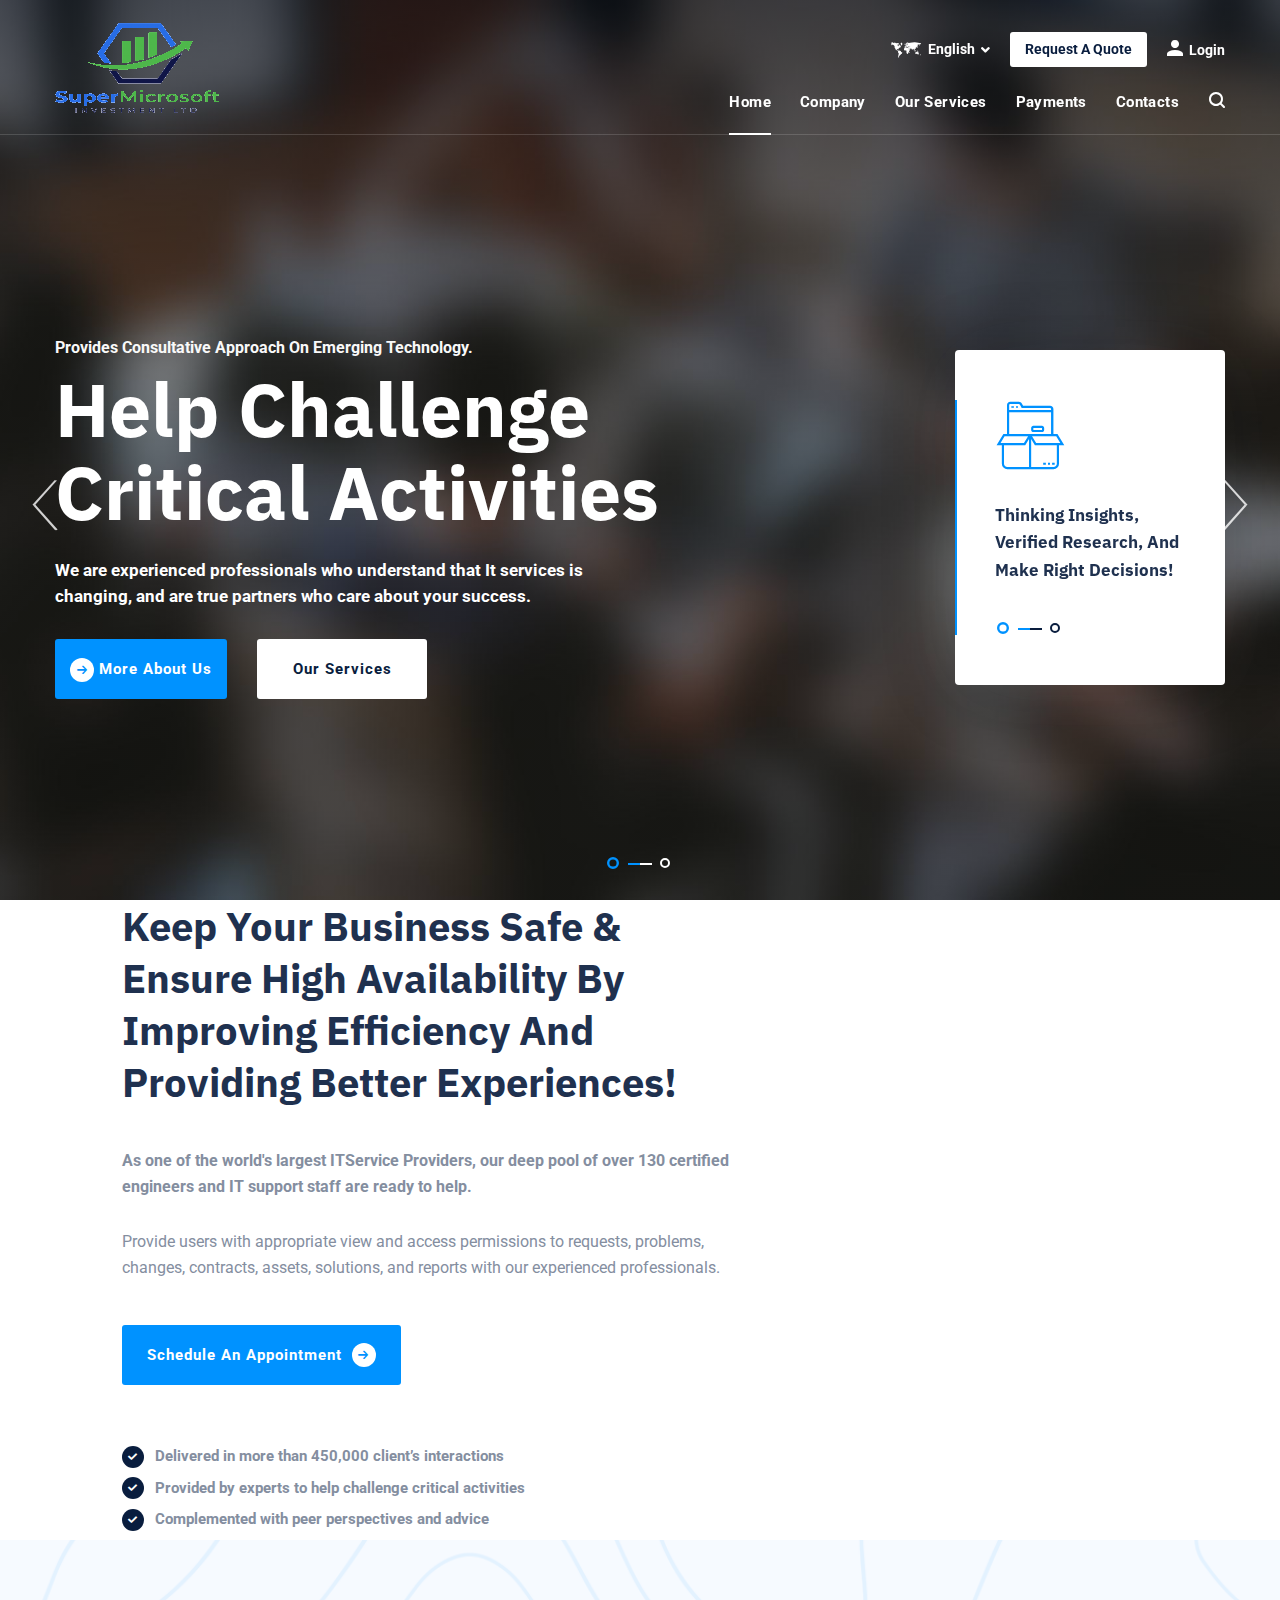
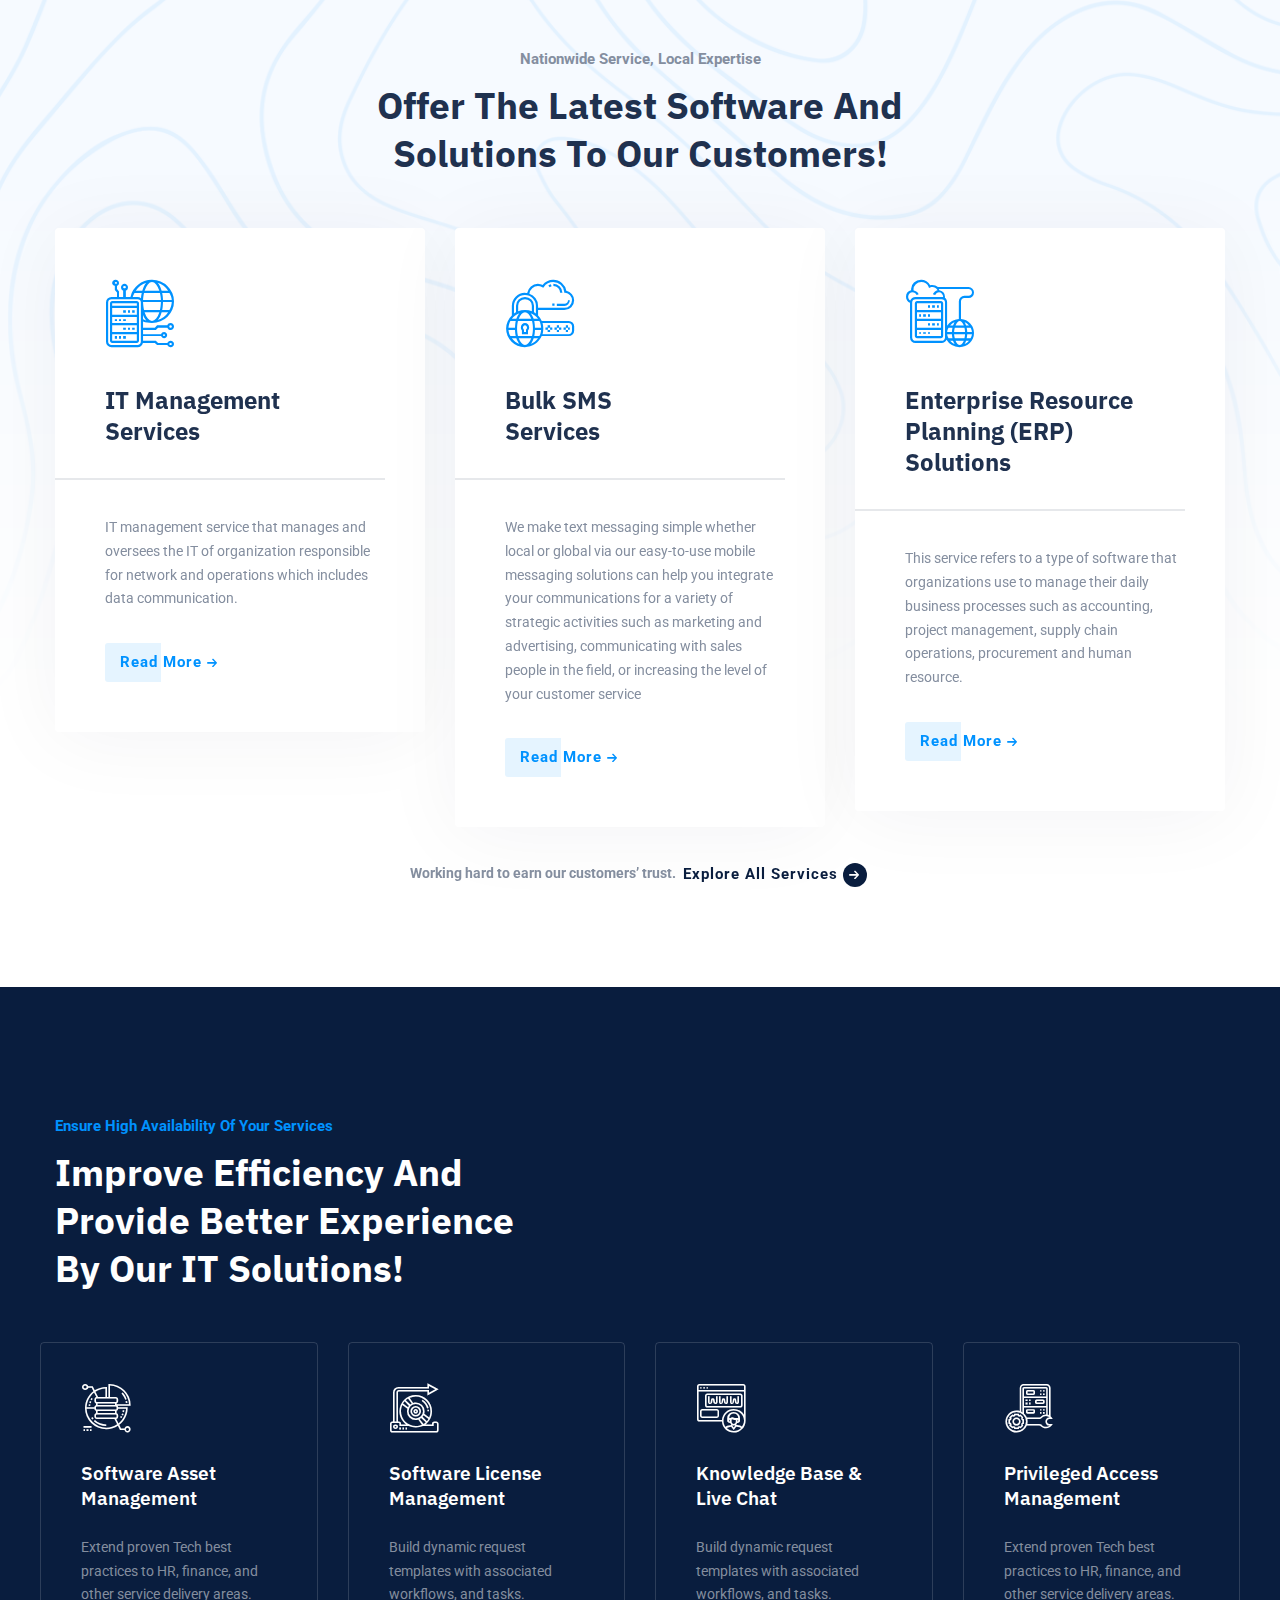
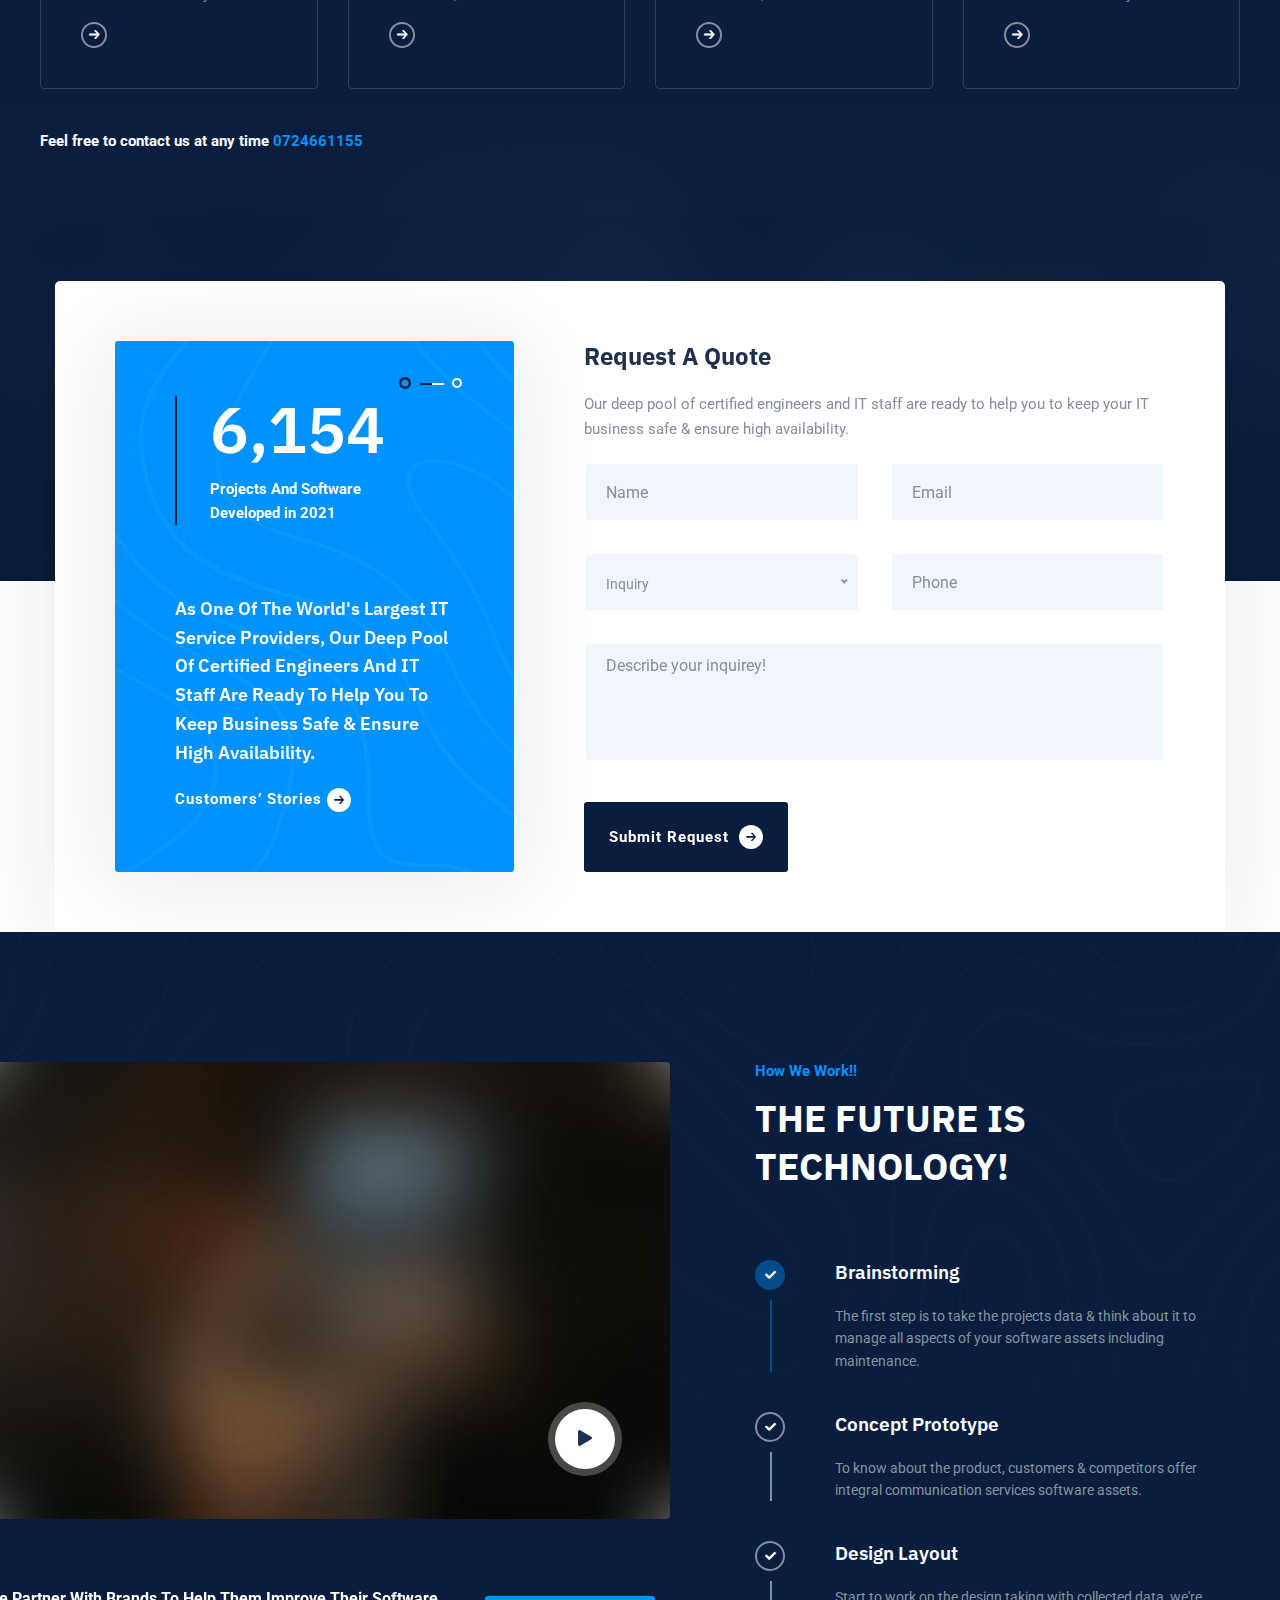
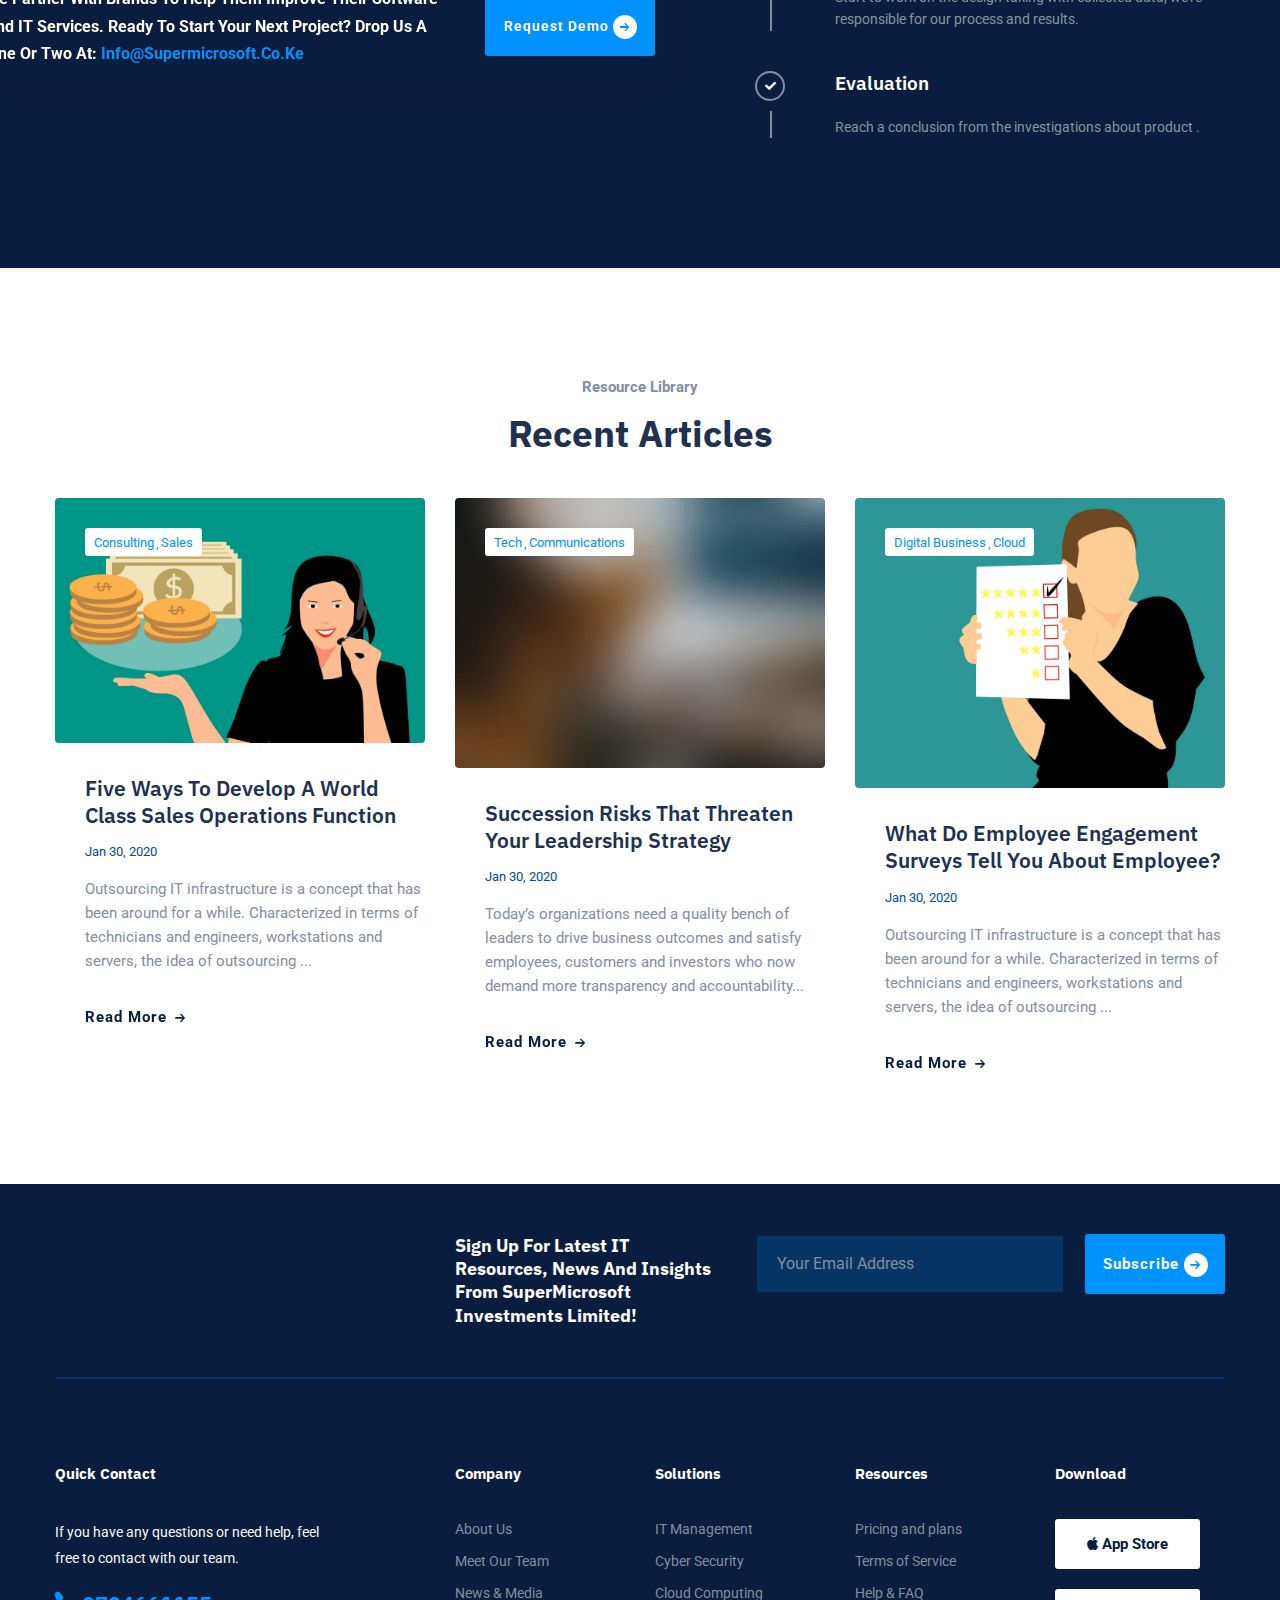
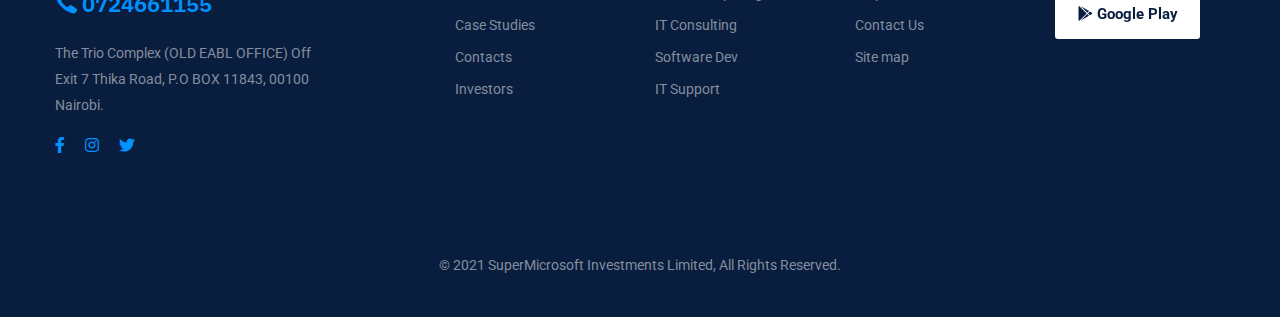
<file: DataSoft/index.html>
<!DOCTYPE html>
<html lang="en">

<head>
  <meta charset="UTF-8" />
  <meta name="viewport" content="width=device-width, initial-scale=1.0" />
  <meta http-equiv="X-UA-Compatible" content="ie=edge" />
  <meta name="description" content="SuperMicro">
  <link href="assets/images/favicon/favicon.png" rel="icon">
  <title>SuperMicrosoft Investments Limited</title>

  <link rel="stylesheet"
    href="https://fonts.googleapis.com/css2?family=IBM+Plex+Sans:wght@400;500;600;700&family=Roboto:wght@400;700&display=swap">
  <link rel="stylesheet" href="https://use.fontawesome.com/releases/v5.1.1/css/all.css">
  <link rel="stylesheet" href="assets/css/libraries.css">
  <link rel="stylesheet" href="assets/css/style.css">
</head>

<body>
  <div class="wrapper">
    <div class="preloader">
      <div class="loading"><span></span><span></span><span></span><span></span></div>
    </div><!-- /.preloader -->

    <!-- =========================
        Header
    =========================== -->
    <header class="header header-transparent header-full">
	<header class="navbar-fixed-top s-header js_header-sticky js_header-overlay s-header_shrink -is-open"></header>
      <nav class="navbar navbar-expand-lg sticky-navbar">
        <div class="container">
          <a class="navbar-brand" href="index.html">
            <img src="assets/images/logo/logo-light1.png" class="logo-light" alt="logo">
            <img src="assets/images/logo/logo-light1.png" class="logo-dark" alt="logo">
          </a>
          <button class="navbar-toggler" type="button">
            <span class="menu-lines"><span></span></span>
          </button>
          <div class="header__top-right">
            <ul class="list-unstyled d-flex justify-content-end align-items-center mb-0">
              <li>
                <div class="dropdown lang-dropdown">
                  <button class="dropdown-toggle lang-dropdown-toggle" id="langDropdown" data-toggle="dropdown">
                    <i class="icon-map"></i><span>English</span>
                  </button>
                  <div class="dropdown-menu" aria-labelledby="langDropdown">
                    <a class="dropdown-item" href="#">Spain</a>
                    <a class="dropdown-item" href="#">France</a>
                  </div>
                </div>
              </li>
              <li>
                <ul class="navbar-actions list-unstyled mb-0 d-flex align-items-center">
                  <li class="d-none d-xl-block">
                    <a href="request-quote.html" class="btn action__btn-contact">Request A Quote</a>
                  </li>
                  <li>
                    <button class="action__btn action__btn-login open-login-popup">
                      <i class="icon-user"></i><span>Login</span>
                    </button>
                  </li>
                </ul><!-- /.navbar-actions -->
              </li>
            </ul>
          </div><!-- /.header-top-right -->
          <div class="collapse navbar-collapse" id="mainNavigation">
            <ul class="navbar-nav ml-auto">
              <li class="nav__item has-dropdown">
                <a href="#" data-toggle="dropdown" class="dropdown-toggle nav__item-link active">Home</a>
                <ul class="dropdown-menu">
                  <li class="nav__item">
                    <a href="index.html" class="nav__item-link">Home Main</a>
                  </li><!-- /.nav-item -->
                  <li class="nav__item">
                    <a href="home-modern.html" class="nav__item-link">Home Modern</a>
                  </li><!-- /.nav-item -->
                  <li class="nav__item">
                    <a href="home-classic.html" class="nav__item-link">Home Classic</a>
                  </li><!-- /.nav-item -->
                </ul><!-- /.dropdown-menu -->
              </li><!-- /.nav-item -->
              <li class="nav__item has-dropdown">
                <a href="#" data-toggle="dropdown" class="dropdown-toggle nav__item-link">Company</a>
                <ul class="dropdown-menu">
                  <li class="nav__item">
                    <a href="about-us.html" class="nav__item-link">Vision</a>
                  </li><!-- /.nav-item -->
                  <li class="nav__item">
                    <a href="why-us.html" class="nav__item-link">Mission</a>
                  </li><!-- /.nav-item -->
                  <li class="nav__item">
                    <a href="leadership-team.html" class="nav__item-link">About Us</a>
                  </li><!-- /.nav-item -->
                  <li class="nav__item">
                    <a href="awards.html" class="nav__item-link">Why Choose Us</a>
                  </li><!-- /.nav-item -->
                  <li class="nav__item">
                    <a href="pricing.html" class="nav__item-link">Pricing & Plans</a>
                  </li><!-- /.nav-item -->
                  <li class="nav__item">
                    <a href="faqs.html" class="nav__item-link">Help & FAQs</a>
                  </li> <!-- /.nav-item -->
                  <li class="nav__item">
                    <a href="careers.html" class="nav__item-link">Careers</a>
                  </li><!-- /.nav-item -->
                </ul><!-- /.dropdown-menu -->
              </li><!-- /.nav-item -->
              <li class="nav__item has-dropdown">
                <a href="#" data-toggle="dropdown" class="dropdown-toggle nav__item-link">Our Services</a>
                <ul class="dropdown-menu wide-dropdown-menu">
                  <li class="nav__item">
                    <div class="row mx-0">
                      <div class="col-sm-6 dropdown-menu-col">
                        <a href="it-solutions.html" class="nav__item-link dropdown-menu-title">Our Services</a>
                        <ul class="nav flex-column">
                          <li class="nav__item"><a class="nav__item-link" href="it-solutions-single.html">Banking System Solutions
                               </a>
                          </li> <!-- /.nav-item -->
                          <li class="nav__item"><a class="nav__item-link" href="it-solutions-single.html">ERP Solutions
                              </a>
                          </li> <!-- /.nav-item -->
                          <li class="nav__item"><a class="nav__item-link" href="it-solutions-single.html">Point of Sale (POS) Systems
                              </a>
                          </li> <!-- /.nav-item -->
                          <li class="nav__item"><a class="nav__item-link" href="it-solutions-single.html">Custom Software Development
                              </a>
                          </li> <!-- /.nav-item -->
                          <li class="nav__item"><a class="nav__item-link" href="it-solutions-single.html"> ATM Bridge
						   
                              </a>
                          </li> <!-- /.nav-item -->
                          <li class="nav__item"><a class="nav__item-link" href="it-solutions-single.html">IT Support</a>
                          </li>
						  </li> <!-- /.nav-item -->
                          <li class="nav__item"><a class="nav__item-link" href="it-solutions-single.html">Bulk SMS Services
                              </a>
						</li> <!-- /.nav-item -->
                          <li class="nav__item"><a class="nav__item-link" href="it-solutions-single.html">School Management System
                              </a>
							  </li> <!-- /.nav-item -->
                          <li class="nav__item"><a class="nav__item-link" href="it-solutions-single.html">Website Development
                              </a>
							  </li> <!-- /.nav-item -->
                          <li class="nav__item"><a class="nav__item-link" href="it-solutions-single.html">Windows and Android App Development
                              </a>
							  </li> <!-- /.nav-item -->
                          <li class="nav__item"><a class="nav__item-link" href="it-solutions-single.html">Local and Wide-Area Networking
                              </a>
							  </li> <!-- /.nav-item -->
                          <li class="nav__item"><a class="nav__item-link" href="it-solutions-single.html">Project Management
                              </a>
                          <!-- /.nav-item -->
                        </ul>
                      <!</div><!-- /.col-sm-6 -->
                      <div class="col-sm-6 dropdown-menu-col">
                        <a href="industries.html" class="nav__item-link dropdown-menu-title">Industries</a>
                        <ul class="nav flex-column">
                          <li class="nav__item"><a class="nav__item-link"
                              href="industries-single-industry.html">Education,
                              Non-Profit</a></li> <!-- /.nav-item -->
                          <li class="nav__item"><a class="nav__item-link"
                              href="industries-single-industry.html">Accounting,
                              Finance</a></li> <!-- /.nav-item -->
                          <li class="nav__item"><a class="nav__item-link"
                              href="industries-single-industry.html">Government &
                              Public</a></li> <!-- /.nav-item -->
                          <li class="nav__item"><a class="nav__item-link" href="industries-single-industry.html">Energy
                              &
                              Utilities</a></li> <!-- /.nav-item -->
                          <li class="nav__item"><a class="nav__item-link" href="industries-single-industry.html">Legal,
                              Law
                              Firms</a></li> <!-- /.nav-item -->
                          <li class="nav__item"><a class="nav__item-link"
                              href="industries-single-industry.html">Manufacturing</a>
                          </li>
                          <!-- /.nav-item -->
                        </ul>
                      </div><!-- /.col-sm-6 -->
                    </div><!-- /.row -->
                  </li><!-- /.nav-item -->
                </ul><!-- /.dropdown-menu -->
              </li><!-- /.nav-item -->
              <!--<li class="nav__item has-dropdown">
                <a href="#" data-toggle="dropdown" class="dropdown-toggle nav__item-link">Case Studies</a>
                <ul class="dropdown-menu">
                  <li class="nav__item">
                    <a href="case-studies-grid.html" class="nav__item-link">Case Studies Grid</a>
                  </li><!-- /.nav-item -->
                  <!--<li class="nav__item">
                    <a href="case-studies-modern.html" class="nav__item-link">Case Studies Modern</a>
                  </li><!-- /.nav-item -->
                  <!--<li class="nav__item">
                    <a href="case-studies-classic.html" class="nav__item-link">Case Studies Classic</a>
                  </li><!-- /.nav-item -->
                  <!--<li class="nav__item">
                    <a href="case-studies-single.html" class="nav__item-link">Single Case Study</a>
                  </li><!-- /.nav-item -->
                <!--</ul><!-- /.dropdown-menu -->
              <!--</li><!-- /.nav-item -->
			 
             <!--<li class="nav__item has-dropdown">
                <a href="#" data-toggle="dropdown" class="dropdown-toggle nav__item-link">Blog</a>
                <ul class="dropdown-menu">
                  <li class="nav__item">
                    <a href="blog.html" class="nav__item-link">Our Blog</a>
                  </li><!-- /.nav-item -->
                  <!--<li class="nav__item">
                    <a href="blog-single-post.html" class="nav__item-link">Single Blog Post</a>
                  </li><!-- /.nav-item -->
                <!--</ul><!-- /.dropdown-menu -->
              <!--</li><!-- /.nav-item -->
              <!--<li class="nav__item has-dropdown">
                <a href="#" data-toggle="dropdown" class="dropdown-toggle nav__item-link">Features</a>
                <ul class="dropdown-menu">
                  <li class="nav__item">
                    <a href="coming-soon.html" class="nav__item-link">Coming Soon</a>
                  </li><!-- /.nav-item -->
                  <!--<li class="nav__item">
                    <a href="404.html" class="nav__item-link">404 Page</a>
                  </li><!-- /.nav-item -->
                  <!--<li class="nav__item">
                    <a href="#" class="nav__item-link  open-register-popup">Register</a>
                  </li><!-- /.nav-item -->
                  <!--<li class="nav__item">
                    <a href="#" class="nav__item-link  open-login-popup">Login</a>
                  </li><!-- /.nav-item -->
                <!--</ul><!-- /.dropdown-menu -->
              <!--</li><!-- /.nav-item -->
			 <li class="nav__item">
                <a href="payment.html" class="nav__item-link">Payments</a>
              </li><!-- /.nav-item -->
              <li class="nav__item">
                <a href="contact-us.html" class="nav__item-link">Contacts</a>
              </li><!-- /.nav-item -->
            </ul><!-- /.navbar-nav -->
            <button class="close-mobile-menu d-block d-lg-none"><i class="fas fa-times"></i></button>
          </div><!-- /.navbar-collapse -->
          <div class="d-flex align-items-center">
            <a href="#" class="action__btn action__btn-search ml-30"><i class="icon-search"></i></a>
          </div>
        </div><!-- /.container -->
      </nav><!-- /.navabr -->
    </header><!-- /.Header -->

    <!-- ============================
        Slider
    ============================== -->
    <section class="slider">
      <div class="slick-carousel carousel-arrows-light carousel-dots-light m-slides-0"
        data-slick='{"slidesToShow": 1, "arrows": true, "dots": true, "speed": 700,"fade": true,"cssEase": "linear"}'>
        <div class="slide-item align-v-h bg-overlay bg-overlay-gradient">
          <div class="bg-img"><img src="assets/images/sliders/1.jpg" alt="slide img"></div>
          <div class="container">
            <div class="row align-items-center">
              <div class="col-sm-12 col-md-12 col-lg-12 col-xl-7">
                <div class="slide__content">
                  <span class="slide__subtitle">Provides Consultative Approach On Emerging Technology.</span>
                  <h2 class="slide__title">Help Challenge Critical Activities</h2>
                  <p class="slide__desc">We are experienced professionals who understand that It services is changing,
                    and are true partners who care about your success. </p>
                  <div class="d-flex flex-wrap align-items-center">
                    <a href="about-us.html" class="btn btn__primary btn__primary-style2 mr-30">
                      <i class="icon-arrow-right"></i>
                      <span>More About Us</span>
                    </a>
                    <a href="it-solutions.html" class="btn btn__white">Our Services</a>
                  </div>
                </div><!-- /.slide-content -->
              </div><!-- /.col-xl-7 -->
              <div class="col-xl-5 d-none d-xl-flex justify-content-end">
                <div class="cta-banner">
                  <div class="slick-carousel" data-slick='{"slidesToShow": 1, "arrows": false, "dots": true}'>
                    <div>
                      <div class="cta__icon">
                        <i class="icon-file"></i>
                      </div>
                      <h4 class="cta__title mb-0">Thinking insights, verified research, and make right decisions!</h4>
                    </div>
                    <div>
                      <div class="cta__icon">
                        <i class="icon-network"></i>
                      </div>
                      <h4 class="cta__title mb-0">Utilising the latest processing solutions & decades of experience.
                      </h4>
                    </div>
                  </div>
                </div><!-- /.cta-banner -->
              </div><!-- /.col-xl-5 -->
            </div><!-- /.row -->
          </div><!-- /.container -->
        </div><!-- /.slide-item -->
        <div class="slide-item align-v-h bg-overlay">
          <div class="bg-img"><img src="assets/images/sliders/2.jpg" alt="slide img"></div>
          <div class="container">
            <div class="row align-items-center">
              <div class="col-sm-12 col-md-12 col-lg-12 col-xl-7">
                <div class="slide__content">
                  <span class="slide__subtitle">Provides Consultative Approach On Emerging Technology.</span>
                  <h2 class="slide__title">Help Challenge Critical Activities</h2>
                  <p class="slide__desc">We are experienced professionals who understand that It services is changing,
                    and are true partners who care about your success. </p>
                  <div class="d-flex flex-wrap align-items-center">
                    <a href="about-us.html" class="btn btn__primary btn__primary-style2 mr-30">
                      <i class="icon-arrow-right"></i>
                      <span>More About Us</span>
                    </a>
                    <a href="it-solutions.html" class="btn btn__white">Our Services</a>
                  </div>
                </div><!-- /.slide-content -->
              </div><!-- /.col-xl-7 -->
              <div class="col-xl-5 d-none d-xl-flex justify-content-end">
                <div class="cta-banner">
                  <div class="slick-carousel" data-slick='{"slidesToShow": 1, "arrows": false, "dots": true}'>
                    <div>
                      <div class="cta__icon">
                        <i class="icon-network"></i>
                      </div>
                      <h4 class="cta__title mb-0">Utilising the latest processing solutions & decades of experience.
                      </h4>
                    </div>
                    <div>
                      <div class="cta__icon">
                        <i class="icon-file"></i>
                      </div>
                      <h4 class="cta__title mb-0">Thinking insights, verified research, and make right decisions!</h4>
                    </div>
                  </div>
                </div><!-- /.cta-banner -->
              </div><!-- /.col-xl-5 -->
            </div><!-- /.row -->
          </div><!-- /.container -->
        </div><!-- /.slide-item -->
      </div><!-- /.carousel -->
    </section><!-- /.slider -->

    <!-- ========================
      About Layout 2
    =========================== -->
    <!--<section class="about-layout2 pt-130 pb-90">
      <div class="container">
        <div class="row">
          <div class="col-sm-12 col-md-12 col-lg-12 col-xl-5">
            <div class="about__img mb-40">
              <img src="assets/images/about/1.jpg" alt="about">
              <!--<blockquote class="blockquote mb-0">
                <h4 class="blockquote__title">You are helping to lead the charge; we can help you build on your
                  past successes and prepare for your great future.
                </h4>
                <span class="blockquote__author">John Peter, Founder</span>
              </blockquote>
            </div><!-- /.about-img -->
          <!--</div><!-- /.col-xl-5 -->
          <div class="col-sm-12 col-md-12 col-lg-12 col-xl-6 offset-xl-1">
            <div class="heading-layout2 mb-40">
              <h3 class="heading__title">Keep Your Business Safe & Ensure High Availability by
			  improving efficiency and providing better experiences!</h3>
            </div><!-- /heading -->
            <div class="about-text-wrapper">
              <div class="about__Text">
                <p class="font-weight-bold mb-30">As one of the world's largest ITService Providers, our deep pool of
                  over
                  130 certified engineers and IT
                  support staff are ready to help.</p>
                <p>Provide users with appropriate view and access permissions to requests, problems, changes, contracts,
                  assets, solutions, and reports with our experienced professionals.</p>
              </div>
              <a href="#" class="btn btn__primary btn__icon mt-30">
                <span>Schedule An Appointment</span><i class="icon-arrow-right"></i>
              </a>
              <ul class="list-items list-items-layout2 list-unstyled mb-0 mt-60">
                <li>Delivered in more than 450,000 client’s interactions </li>
                <li>Provided by experts to help challenge critical activities</li>
                <li>Complemented with peer perspectives and advice</li>
              </ul>
            </div>
          </div><!-- /.col-xl-7 -->
        </div><!-- /.row -->
      </div><!-- /.container -->
    </section><!-- /.About Layout 2 -->

    <!-- ========================
        Services Layout 1
    =========================== -->
    <section class="services-layout1 services-carousel pb-100">
      <div class="bg-img"><img src="assets/images/backgrounds/5.png" alt="backgrounds"></div>
      <div class="container">
        <div class="row">
          <div class="col-sm-12 col-md-12 col-lg-6 offset-lg-3">
            <div class="heading text-center mb-50">
              <h2 class="heading__subtitle">Nationwide Service, Local Expertise</h2>
              <h3 class="heading__title">Offer The Latest Software And Solutions To Our customers! </h3>
            </div><!-- /.heading -->
          </div><!-- /.col-lg-6 -->
        </div><!-- /.row -->
        <div class="row">
          <div class="col-12">
            <div class="slick-carousel"
              data-slick='{"slidesToShow": 3, "slidesToScroll": 3, "arrows": false, "dots": false, "responsive": [ {"breakpoint": 992, "settings": {"slidesToShow": 2}}, {"breakpoint": 767, "settings": {"slidesToShow": 2}}, {"breakpoint": 480, "settings": {"slidesToShow": 1}}]}'>
              <!-- service item #1 -->
              <div class="service-item">
                <div class="service__icon">
                  <i class="icon-server"></i>
                </div><!-- /.service__icon -->
                <h4 class="service__title">IT Management <br> Services</h4>
                <div class="service__content">
                  <p class="service__desc">IT management service that manages and oversees the IT of organization
                    responsible for network and operations which includes data communication.
                  </p>
                  <a href="it-solutions-single.html" class="btn btn__primary">
                    <span>Read More</span>
                    <i class="icon-arrow-right"></i>
                  </a>
                </div><!-- /.service-content -->
              </div><!-- /.service-item -->
              <!-- service item #2 -->
              <div class="service-item">
                <div class="service__icon">
                  <i class="icon-cloud"></i>
                </div><!-- /.service__icon -->
                <h4 class="service__title">Bulk SMS<br> Services</h4>
                <div class="service__content">
                  <p class="service__desc">We make text messaging simple whether local or global via our easy-to-use mobile messaging solutions 
				can help you integrate your communications for a variety of strategic activities 
				such as marketing and advertising, communicating with sales people in the field, or increasing the level of your customer service</p>
                  <a href="it-solutions-single.html" class="btn btn__primary">
                    <span>Read More</span>
                    <i class="icon-arrow-right"></i>
                  </a>
                </div><!-- /.service-content -->
              </div><!-- /.service-item -->
              <!-- service item #3 -->
              <div class="service-item">
                <div class="service__icon">
                  <i class="icon-hosting"></i>
                </div><!-- /.service__icon -->
                <h4 class="service__title">Enterprise Resource Planning (ERP)<br> Solutions</h4>
                <div class="service__content">
                  <p class="service__desc">This service refers to a type of software that organizations use to manage their daily business processes 
									such as accounting, project management, supply chain operations, procurement and human resource.
                  </p>
                  <a href="it-solutions-single.html" class="btn btn__primary">
                    <span>Read More</span>
                    <i class="icon-arrow-right"></i>
                  </a>
                </div><!-- /.service-content -->
              </div><!-- /.service-item -->
              <!-- service item #4 -->
              <div class="service-item">
                <div class="service__icon">
                  <i class="icon-technician"></i>
                </div><!-- /.service__icon -->
                <h4 class="service__title">Banking System <br> Solutions</h4>
                <div class="service__content">
                  <p class="service__desc">Trying to solve all your IT challenges internally can become costly and a
                    major distraction, Leveraging knowledgeable IT consulting firms like ushelps your business.</p>
                  <a href="it-solutions-single.html" class="btn btn__primary">
                    <span>Read More</span>
                    <i class="icon-arrow-right"></i>
                  </a>
                </div><!-- /.service-content -->
              </div><!-- /.service-item -->
              <!-- service item #5 -->
              <div class="service-item">
                <div class="service__icon">
                  <i class="icon-programming"></i>
                </div><!-- /.service__icon -->
                <h4 class="service__title">Software Dev<br> Services</h4>
                <div class="service__content">
                  <p class="service__desc">With shorter product cycles, rapid innovation, and mergers contributing to
                    constant change, you are faced with making business decisions every day to advance your mission.
                  </p>
                  <a href="it-solutions-single.html" class="btn btn__primary">
                    <span>Read More</span>
                    <i class="icon-arrow-right"></i>
                  </a>
                </div><!-- /.service-content -->
              </div><!-- /.service-item -->
              <!-- service item #6 -->
              <div class="service-item">
                <div class="service__icon">
                  <i class="icon-programming"></i>
                </div><!-- /.service__icon -->
                <h4 class="service__title">Backup & Recovery<br> Services</h4>
                <div class="service__content">
                  <p class="service__desc">While you can’t predict unexpected events, we’ll ensure the right
                    precautions
                    are in place to minimize downtime and keep you moving in the right direction.</p>
                  <a href="it-solutions-single.html" class="btn btn__primary">
                    <span>Read More</span>
                    <i class="icon-arrow-right"></i>
                  </a>
                </div><!-- /.service-content -->
              </div><!-- /.service-item -->
            </div><!-- /.carousel -->
          </div><!-- /.col-12 -->
        </div><!-- /.row -->
        <div class="row">
          <div class="col-12 text-center">
            <p class="text__link mt-20 mb-0">Working hard to earn our customers’ trust.
              <a href="industries.html" class="btn btn__secondary btn__link mx-1">
                <span>Explore All Services</span> <i class="icon-arrow-right icon-outlined"></i>
              </a>
            </p>
          </div><!-- /.col-lg-6 -->
        </div>
      </div><!-- /.container -->
    </section><!-- /.Services Layout 1 -->

    <!-- ======================
    Features Layout 2
    ========================= -->
    <section class="features-layout2 bg-overlay bg-overlay-secondary-gradient pt-130">
      <div class="bg-img"><img src="assets/images/banners/4.jpg" alt="background"></div>
      <div class="container">
        <div class="row mb-40">
          <div class="col-sm-12 col-md-12 col-lg-5">
            <h2 class="heading__subtitle color-primary">Ensure High Availability of Your Services</h2>
            <h3 class="heading__title color-white">Improve Efficiency And Provide Better Experience By Our IT
              Solutions!
            </h3>
          </div><!-- /col-lg-5 -->
          <!--div class="col-sm-12 col-md-12 col-lg-5 offset-lg-1">
            <p class="heading__desc color-gray">Trusted by the world's best organizations, for 15 years and running,
              it has been delivering smiles to hundreds of IT advisors, developers, users, and business owners. Easy
              solutions for
              all difficult IT problems to ensure high availability.
            </p>
            <div class="d-flex flex-wrap mt-40 mb-30">
              <a href="#" class="btn btn__primary btn__primary-style2 mr-30">
                <i class="icon-arrow-right"></i>
                <span>Get Started</span>
              </a>
              <a href="#" class="btn btn__white btn__outlined">Request A Demo</a>
            </div>
          </div><!-- /.col-lg-6 -->
        <!--</div><!-- /.row -->
        <div class="row">
          <!-- Feature item #1 -->
          <div class="col-sm-6 col-md-6 col-lg-3">
            <div class="feature-item">
              <div class="feature__icon">
                <i class="icon-statistic"></i>
              </div>
              <h4 class="feature__title">Software Asset Management</h4>
              <p class="feature__desc">Extend proven Tech best practices to HR, finance, and other service delivery
                areas.</p>
              <a href="#" class="btn__link">
                <i class="icon-arrow-right icon-outlined"></i>
                <span>Read More</span>
              </a>
            </div><!-- /.feature-item -->
          </div><!-- /.col-lg-3 -->
          <!-- Feature item #2 -->
          <div class="col-sm-6 col-md-6 col-lg-3">
            <div class="feature-item">
              <div class="feature__icon">
                <i class="icon-software"></i>
              </div>
              <h4 class="feature__title">Software License Management</h4>
              <p class="feature__desc">Build dynamic request templates with associated workflows, and tasks.</p>
              <a href="#" class="btn__link">
                <i class="icon-arrow-right icon-outlined"></i>
                <span>Read More</span>
              </a>
            </div><!-- /.feature-item -->
          </div><!-- /.col-lg-3 -->
          <!-- Feature item #3 -->
          <div class="col-sm-6 col-md-6 col-lg-3">
            <div class="feature-item">
              <div class="feature__icon">
                <i class="icon-website"></i>
              </div>
              <h4 class="feature__title">Knowledge Base & Live Chat</h4>
              <p class="feature__desc">Build dynamic request templates with associated workflows, and tasks.</p>
              <a href="#" class="btn__link">
                <i class="icon-arrow-right icon-outlined"></i>
                <span>Read More</span>
              </a>
            </div><!-- /.feature-item -->
          </div><!-- /.col-lg-3 -->
          <!-- Feature item #4 -->
          <div class="col-sm-6 col-md-6 col-lg-3">
            <div class="feature-item">
              <div class="feature__icon">
                <i class="icon-management"></i>
              </div>
              <h4 class="feature__title">Privileged Access Management</h4>
              <p class="feature__desc">Extend proven Tech best practices to HR, finance, and other service delivery
                areas.</p>
              <a href="#" class="btn__link">
                <i class="icon-arrow-right icon-outlined"></i>
                <span>Read More</span>
              </a>
            </div><!-- /.feature-item -->
          </div><!-- /.col-lg-3 -->
        </div><!-- /.row -->
        <div class="row">
          <div class="col-12 text-center mt-40">
            <p class="font-weight-bold color-white mb-0">Feel free to contact us at any time
              <a href="tel:0724661155" class="color-white-hover"> 0724661155</a>
            </p>
          </div>
        </div>
      </div><!-- /.container -->
    </section><!-- /.Features Layout 2 -->

    <!-- ==========================
        contact layout 2
    =========================== -->
    <section class="contact-layout2 py-0">
      <div class="container">
        <div class="row">
          <div class="col-12">
            <div class="contact-panel d-flex flex-wrap">
              <div class="stats-banner contact-panel__info d-flex flex-column justify-content-between">
                <div class="bg-img"><img src="assets/images/backgrounds/1.jpg" alt="banner"></div>
                <div class="slick-carousel carousel-dots-light counters-light mb-40"
                  data-slick='{"slidesToShow": 1, "arrows": false, "dots": true, "speed": 700}'>
                  <div class="counter-item">
                    <h4 class="counter color-white">6,154</h4>
                    <p class="counter__desc">Projects And Software Developed in 2021</p>
                  </div><!-- /.counter-item -->
                  <div class="counter-item">
                    <h4 class="counter color-white">6,154</h4>
                    <p class="counter__desc">Projects And Software Developed in 2021</p>
                  </div><!-- /.counter-item -->
                </div><!-- /.slick-carousel -->
                <div>
                  <h4 class="stats-banner__ttile mb-20">As one of the world's largest IT Service Providers, our
                    deep pool of certified engineers and IT staff are ready to help you to keep business safe & ensure
                    high availability.
                  </h4>
                  <a href="industries.html" class="btn btn__white btn__link">
                    <span>Customers’ Stories</span> <i class="icon-arrow-right icon-outlined"></i>
                  </a>
                </div>
              </div><!-- /.stats-banner-->
              <form class="contact-panel__form" method="post" action="assets/php/contact.php" id="contactForm">
                <div class="row">
                  <div class="col-sm-12">
                    <h4 class="contact-panel__title">Request A Quote</h4>
                    <p class="contact-panel__desc mb-20">Our deep pool of certified engineers and IT staff are ready to
                      help you to keep your IT business safe & ensure high availability.</p>
                  </div>
                  <div class="col-sm-6 col-md-6 col-lg-6">
                    <div class="form-group">
                      <input type="text" class="form-control" placeholder="Name" id="contact-name" name="contact-name"
                        required>
                    </div>
                  </div><!-- /.col-lg-6 -->
                  <div class="col-sm-6 col-md-6 col-lg-6">
                    <div class="form-group">
                      <input type="email" class="form-control" placeholder="Email" id="contact-email"
                        name="contact-email" required>
                    </div>
                  </div><!-- /.col-lg-6 -->
                  <div class="col-sm-6 col-md-6 col-lg-6">
                    <div class="form-group">
                      <select class="form-control">
                        <option value="1">Inquiry</option>
                        <option value="2">case study</option>
                      </select>
                    </div>
                  </div><!-- /.col-lg-6 -->
                  <div class="col-sm-6 col-md-6 col-lg-6">
                    <div class="form-group">
                      <input type="text" class="form-control" placeholder="Phone" id="contact-Phone"
                        name="contact-phone" required>
                    </div>
                  </div><!-- /.col-lg-6 -->
                  <div class="col-12">
                    <div class="form-group">
                      <textarea class="form-control" placeholder="Describe your inquirey!" id="contact-message"
                        name="contact-message"></textarea>
                    </div>
                    <button type="submit" class="btn btn__secondary btn__icon btn__xhight mt-10">
                      <span>Submit Request</span> <i class="icon-arrow-right"></i>
                    </button>
                    <!--<div class="contact-result"></div>
                  </div><!-- /.col-lg-12 -->
                </div><!-- /.row -->
              </form><!-- /.contact-panel__form -->
            </div>
          </div><!-- /.col-lg-6 -->
        </div><!-- /.row -->
      </div><!-- /.container -->
    </section><!-- /.contact layout 2 -->

    <!-- ========================= 
      Testimonials layout 1
      =========================  -->
    <!--<section class="testimonials testimonials-layout1 testimonials-has-bottom-img">
      <div class="bg-img"><img src="assets/images/backgrounds/4.png" alt="backgrounds"></div>
      <img src="assets/images/testimonials/testimonials-group.png" alt="testimonials" class="testimonials-bottom-img">
      <div class="container">
        <div class="row">
          <div class="col-12">
            <div class="testimonials-wrapper">
              <div class="heading">
                <h3 class="heading__title color-primary">1500 Satisfied Users Over The Globe</h3>
              </div><!-- /.heading -->
              <!--<div class="slick-carousel" data-slick='{"slidesToShow": 1, "arrows": false, "dots": true, "speed": 700}'>
                <!-- Testimonial #1 -->
                <!--<div class="testimonial-item">
                  <h3 class="testimonial__title">If you’re looking for a rewarding career and the chance to make an
                    impact, you’ve come to the right place. We will transform your business through our techniques!
                  </h3>
                  <div class="testimonial__meta d-flex align-items-center">
                    <div class="testimonial__thmb mr-20">
                      <img src="assets/images/testimonials/thumbs/1.png" alt="author thumb">
                    </div><!-- /.testimonial-thumb -->
                    <!--<div>
                      <h4 class="testimonial__meta-title">John Peter</h4>
                      <p class="testimonial__meta-desc">7oroof Inc</p>
                    </div>
                  </div><!-- /.testimonial-meta -->
                <!--</div><!-- /. testimonial-item -->
                <!-- Testimonial #2 -->
                <!--<div class="testimonial-item">
                  <h3 class="testimonial__title">My project was a simple & small task, but the persistence and
                    determination turned it into an awesome and great project which make me happy.
                  </h3>
                  <div class="testimonial__meta d-flex align-items-center">
                    <div class="testimonial__thmb mr-20">
                      <img src="assets/images/testimonials/thumbs/2.png" alt="author thumb">
                    </div><!-- /.testimonial-thumb -->
                    <!--<div>
                      <h4 class="testimonial__meta-title">Ahmed Abdallah</h4>
                      <p class="testimonial__meta-desc">Web Inc</p>
                    </div>
                  </div><!-- /.testimonial-meta -->
                <!--</div><!-- /. testimonial-item -->
              <!--</div>
              <!<p class="text__link mt-50 mb-30">Trusted By The World's <a href="#">Best Organizations</a></p>
              <div class="slick-carousel"
                data-slick='{"slidesToShow": 5, "arrows": false, "dots": false, "autoplay": true,"autoplaySpeed": 2000, "infinite": true, "responsive": [ {"breakpoint": 992, "settings": {"slidesToShow": 4}}, {"breakpoint": 767, "settings": {"slidesToShow": 3}}, {"breakpoint": 480, "settings": {"slidesToShow": 2}}]}'>
                <div class="client">
                  <img src="assets/images/clients/1.png" alt="client">
                  <img src="assets/images/clients/1.png" alt="client">
                </div><!-- /.client -->
                <!--<div class="client">
                  <img src="assets/images/clients/2.png" alt="client">
                  <img src="assets/images/clients/2.png" alt="client">
                </div><!-- /.client -->
                <!--<div class="client">
                  <img src="assets/images/clients/3.png" alt="client">
                  <img src="assets/images/clients/3.png" alt="client">
                </div><!-- /.client -->
                <!--<div class="client">
                  <img src="assets/images/clients/4.png" alt="client">
                  <img src="assets/images/clients/4.png" alt="client">
                </div><!-- /.client -->
                <!--<div class="client">
                  <img src="assets/images/clients/5.png" alt="client">
                  <img src="assets/images/clients/5.png" alt="client">
                </div><!-- /.client -->
                <!--<div class="client">
                  <img src="assets/images/clients/6.png" alt="client">
                  <img src="assets/images/clients/6.png" alt="client">
                </div><!-- /.client -->
                <!--<div class="client">
                  <img src="assets/images/clients/7.png" alt="client">
                  <img src="assets/images/clients/7.png" alt="client">
                </div><!-- /.client -->
              <!--</div><!-- /.carousel -->
            <!--</div>
          </div><!-- /.col-lg-12 -->
        <!--</div><!-- /.row -->
      <!--</div><!-- /.container -->
    <!--</section><!-- /.testimonials 1 -->

    <!-- =========================== 
      portfolio layout 2
    ============================= -->
    <!--<section class="portfolio-layout2 portfolio-layout2-carousel pb-50">
      <div class="container">
        <div class="row">
          <div class="col-sm-12 col-md-12 col-lg-12 text-center">
            <div class="heading mb-50">
              <h2 class="heading__subtitle color-body">Latest Case Studies</h2>
              <h3 class="heading__title">Success Stories</h3>
            </div><!-- /heading -->
          <!--</div><!-- /.col-lg-12 -->
        <!--</div><!-- /.row -->
        <!--<div class="row">
          <div class="col-12">
            <div class="slick-carousel"
              data-slick='{"slidesToShow": 3, "slidesToScroll": 3, "arrows": false, "dots": true, "responsive": [ {"breakpoint": 992, "settings": {"slidesToShow": 2}}, {"breakpoint": 767, "settings": {"slidesToShow": 2}}, {"breakpoint": 480, "settings": {"slidesToShow": 1}}]}'>
              <!-- portfolio item #1 -->
              <!--<div class="portfolio-item">
                <div class="portfolio__img">
                  <a href="case-studies-single.html"><img src="assets/images/portfolio/modern/1.jpg"
                      alt="portfolio img"></a>
                </div><!-- /.portfolio-img -->
                <!--<div class="portfolio__icon">
                  <img src="assets/images/icons/1.png" alt="icon">
                </div><!-- /.portfolio__icon -->
                <!--<div class="portfolio__content">
                  <h4 class="portfolio__title"><a href="#">Financial’s Need For
                      Strategic Advisor</a></h4>
                  <p class="portfolio__desc">We delivered solutions at every step, and moved seamlessly into a more
                    proactive role as a strategic advisor, providing support and guidance across all IT topics.</p>
                  <a href="case-studies-single.html" class="btn btn__secondary btn__link">
                    <span>Read More</span>
                    <i class="icon-arrow-right"></i>
                  </a>
                </div><!-- /.portfolio-content -->

              <!--</div><!-- /.portfolio-item -->
              <!-- portfolio item #2 -->
              <!--<div class="portfolio-item">
                <div class="portfolio__img">
                  <a href="case-studies-single.html"><img src="assets/images/portfolio/modern/2.jpg"
                      alt="portfolio img"></a>
                </div><!-- /.portfolio-img -->
                <!--<div class="portfolio__icon">
                  <img src="assets/images/icons/2.png" alt="icon">
                </div><!-- /.portfolio__icon -->
                <!--<div class="portfolio__content">
                  <h4 class="portfolio__title"><a href="#">24x7 System Monitoring
                      and Alert Response</a></h4>
                  <p class="portfolio__desc">This single, unified platform integrates all operational phases of
                    selling and activation of their wireless services and devices, and serves as the backbone .</p>
                  <a href="case-studies-single.html" class="btn btn__secondary btn__link">
                    <span>Read More</span>
                    <i class="icon-arrow-right"></i>
                  </a>
                </div><!-- /.portfolio-content -->
              <!--</div><!-- /.portfolio-item -->
              <!-- portfolio item #3 -->
              <!--<div class="portfolio-item">
                <div class="portfolio__img">
                  <a href="case-studies-single.html"><img src="assets/images/portfolio/modern/3.jpg"
                      alt="portfolio img"></a>
                </div><!-- /.portfolio-img -->
                <!--<div class="portfolio__icon">
                  <img src="assets/images/icons/3.png" alt="icon">
                </div><!-- /.portfolio__icon -->
                <!--<div class="portfolio__content">
                  <h4 class="portfolio__title"><a href="#">Nonprofit Organization
                      Utilized Security</a></h4>
                  <p class="portfolio__desc">Servers going down on a weekly basis had become the organization’s
                    “normal.” We came on board with the objective of stabilizing the environment,</p>
                  <a href="case-studies-single.html" class="btn btn__secondary btn__link">
                    <span>Read More</span>
                    <i class="icon-arrow-right"></i>
                  </a>
                </div><!-- /.portfolio-content -->
              </div><!-- /.portfolio-item -->
              <!-- portfolio item #4 -->
              <!--<div class="portfolio-item">
                <div class="portfolio__img">
                  <a href="case-studies-single.html"><img src="assets/images/portfolio/modern/4.jpg"
                      alt="portfolio img"></a>
                </div><!-- /.portfolio-img -->
                <!--<div class="portfolio__icon">
                  <img src="assets/images/icons/4.png" alt="icon">
                </div><!-- /.portfolio__icon -->
                <!--<div class="portfolio__content">
                  <h4 class="portfolio__title"><a href="#">Powerful IT Upgrade Aligns
                      With Your Objectives</a></h4>
                  <p class="portfolio__desc">They needed a robust management solution to organize archive critical
                    documents for client cases, and wanted to determine solutions at every step.</p>
                  <a href="case-studies-single.html" class="btn btn__secondary btn__link">
                    <span>Read More</span>
                    <i class="icon-arrow-right"></i>
                  </a>
                </div><!-- /.portfolio-content -->
              <!--</div><!-- /.portfolio-item -->
              <!-- portfolio item #5 -->
              <!--<div class="portfolio-item">
                <div class="portfolio__img">
                  <a href="case-studies-single.html"><img src="assets/images/portfolio/modern/5.jpg"
                      alt="portfolio img"></a>
                </div><!-- /.portfolio-img -->
                <!--<div class="portfolio__icon">
                  <img src="assets/images/icons/5.png" alt="icon">
                </div><!-- /.portfolio__icon -->
                <!--<div class="portfolio__content">
                  <h4 class="portfolio__title"><a href="#">The Best IT Practices in
                      Cloud and Security</a></h4>
                  <p class="portfolio__desc">A standardized set of practices, we produce an extensive report
                    recommendations, and health ratings for each technolog phases of selling .</p>
                  <a href="case-studies-single.html" class="btn btn__secondary btn__link">
                    <span>Read More</span>
                    <i class="icon-arrow-right"></i>
                  </a>
                </div><!-- /.portfolio-content -->
              <!--</div><!-- /.portfolio-item -->
              <!-- portfolio item #6 -->
              <!--<div class="portfolio-item">
                <div class="portfolio__img">
                  <a href="case-studies-single.html"><img src="assets/images/portfolio/modern/6.jpg"
                      alt="portfolio img"></a>
                </div><!-- /.portfolio-img -->
                <!--<div class="portfolio__icon">
                  <img src="assets/images/icons/6.png" alt="icon">
                </div><!-- /.portfolio__icon -->
                <!--<div class="portfolio__content">
                  <h4 class="portfolio__title"><a href="#">Helping Companies With
                      Healthcare Inustry</a></h4>
                  <p class="portfolio__desc">The client was not satisfied with the level of responsiveness and the
                    lack of support provided by their previous service with the objective of stabilizing.</p>
                  <a href="case-studies-single.html" class="btn btn__secondary btn__link">
                    <span>Read More</span>
                    <i class="icon-arrow-right"></i>
                  </a>
                </div><!-- /.portfolio-content -->
              <!--</div><!-- /.portfolio-item -->
            <!--</div><!-- /.carousel -->
          <!--</div><!-- /.col-lg-12 -->
        <!--</div><!-- /.row -->
        <!--<div class="row">
          <div class="col-12 text-center">
            <p class="text__link mb-0">Working hard to earn our customers’ trust.
              <a href="industries.html" class="btn btn__secondary btn__link mx-1">
                <span>Explore All Services</span> <i class="icon-arrow-right icon-outlined"></i>
              </a>
            </p>
          </div><!-- /.col-lg-6 -->
        <!--</div><!-- /.row -->
      <!--</div><!-- /.container -->
    <!--</section><!-- /.portfolio layout 2 -->

    <!-- ======================
     Work Process 
    ========================= -->
    <section class="work-process pt-130 pb-130">
      <div class="bg-img"><img src="assets/images/backgrounds/2.jpg" alt="background"></div>
      <div class="container">
        <div class="row">
          <div class="col-sm-12 col-md-12 col-lg-6 col-xl-7">
            <div class="banners-wrapper sticky-top">
              <div class="tab-content mb-50">
                <div class="tab-pane fade show active" id="tab1">
                  <div class="video__banner">
                    <img src="assets/images/work-process/2.jpg" class="rounded" alt="banner">
                    <a class="video__btn video__btn-white popup-video"
                      href="https://www.youtube.com/watch?v=nrJtHemSPW4">
                      <div class="video__player">
                        <i class="fa fa-play"></i>
                      </div>
                    </a>
                  </div><!-- /.video__banner -->
                </div>
                <div class="tab-pane fade" id="tab2">
                  <div class="video__banner">
                    <img src="assets/images/work-process/2.jpg" class="rounded" alt="banner">
                    <a class="video__btn video__btn-white popup-video"
                      href="https://www.youtube.com/watch?v=nrJtHemSPW4">
                      <div class="video__player">
                        <i class="fa fa-play"></i>
                      </div>
                    </a>
                  </div><!-- /.video__banner -->
                </div>
                <div class="tab-pane fade" id="tab3">
                  <div class="video__banner">
                    <img src="assets/images/work-process/3.jpg" class="rounded" alt="banner">
                    <a class="video__btn video__btn-white popup-video"
                      href="https://www.youtube.com/watch?v=nrJtHemSPW4">
                      <div class="video__player">
                        <i class="fa fa-play"></i>
                      </div>
                    </a>
                  </div><!-- /.video__banner -->
                </div>
                <div class="tab-pane fade" id="tab4">
                  <div class="video__banner">
                    <img src="assets/images/work-process/4.jpg" class="rounded" alt="banner">
                    <a class="video__btn video__btn-white popup-video"
                      href="https://www.youtube.com/watch?v=nrJtHemSPW4">
                      <div class="video__player">
                        <i class="fa fa-play"></i>
                      </div>
                    </a>
                  </div><!-- /.video__banner -->
               </div>
              </div><!-- /.tab-content -->
              <div class="cta-banner mt-30 mb-30 d-flex flex-wrap align-items-center">
                <h4 class="cta__title my-3 pr-30">
                  We partner with brands to help them improve their Software and IT services. Ready to start your next
                  project? Drop us a line or two at: <a href="mailto:info@supermicrosoft.co.ke">info@supermicrosoft.co.ke</a>
                </h4>
                <a href="#" class="btn btn__primary btn__primary-style2">
                  <span>Request Demo</span>
                  <i class="icon-arrow-right"></i>
                </a>
              </div> <!-- /.cta-banner -->
            </div>
          </div><!-- /.col-lg-7 -->
          <div class="col-sm-12 col-md-12 col-lg-6 col-xl-5">
            <div class="heading mb-70">
              <h2 class="heading__subtitle color-primary">How We Work!!</h2>
              <h3 class="heading__title color-white">THE FUTURE IS TECHNOLOGY! </h3>
            </div>
            <nav class="nav nav-tabs">
              <!-- process Item #1 -->
              <a class="process-item active" data-toggle="tab" href="#tab1">
                <div class="process-item__content">
                  <h4 class="process-item__title">Brainstorming</h4>
                  <p class="process-item__desc">The first step is to take the projects data & think about it to manage
                    all aspects of your software assets including maintenance.</p>
                </div>
              </a><!-- /.process-item -->
              <!-- process Item #2 -->
              <a class="process-item" data-toggle="tab" href="#tab2">
                <div class="process-item__content">
                  <h4 class="process-item__title">Concept Prototype</h4>
                  <p class="process-item__desc">To know about the product, customers & competitors offer integral
                    communication services software assets.
                  </p>
                </div>
              </a><!-- /.process-item -->
              <!-- process Item #3 -->
              <a class="process-item" data-toggle="tab" href="#tab3">
                <div class="process-item__content">
                  <h4 class="process-item__title">Design Layout</h4>
                  <p class="process-item__desc">Start to work on the design taking with collected data, we're
                    responsible for our process and results.
                  </p>
                </div>
              </a><!-- /.process-item -->
              <!-- process Item #4 -->
              <a class="process-item" data-toggle="tab" href="#tab4">
                <div class="process-item__content">
                  <h4 class="process-item__title">Evaluation</h4>
                  <p class="process-item__desc">Reach a conclusion from the investigations about product .</p>
                </div>
              </a><!-- /.process-item -->
            </nav>
          </div><!-- /.col-lg-5 -->
        </div><!-- /.row -->
      </div><!-- /.container -->
    </section><!-- /.Work Process -->

    <!-- ======================
      Blog Grid
    ========================= -->
    <section class="blog-grid pb-50">
      <div class="container">
        <div class="row">
          <div class="col-sm-12 col-md-12 col-lg-6 offset-lg-3">
            <div class="heading text-center mb-40">
              <h2 class="heading__subtitle">Resource Library</h2>
              <h3 class="heading__title">Recent Articles</h3>
            </div><!-- /.heading -->
          </div><!-- /.col-lg-6 -->
        </div><!-- /.row -->
        <div class="row">
          <!-- Blog Item #1 -->
          <div class="col-sm-12 col-md-6 col-lg-4">
            <div class="post-item">
              <div class="post__img">
                <a href="blog-single-post.html">
                  <img src="assets/images/blog/grid/sales-1.jpg" alt="blog image">
                </a>
              </div><!-- /.blog-img -->
              <div class="post__body">
                <div class="post__meta-cat">
                  <a href="#">Consulting</a><a href="#">Sales</a>
                </div><!-- /.blog-meta-cat -->
                <h4 class="post__title"><a href="#">Five Ways to Develop a World Class Sales Operations
                    Function</a>
                </h4>
                <div class="post__meta">
                  <span class="post__meta-date">Jan 30, 2020</span>
                </div>
                <p class="post__desc">Outsourcing IT infrastructure is a concept that has been around for a while.
                  Characterized in terms of technicians and engineers, workstations and servers, the idea of outsourcing
                  ...
                </p>
                <a href="blog-single-post.html" class="btn btn__secondary btn__link">
                  <span>Read More</span>
                  <i class="icon-arrow-right"></i>
                </a>
              </div><!-- /.blog-content -->
            </div><!-- /.post-item -->
          </div><!-- /.col-lg-4 -->
          <!-- Blog Item #2 -->
          <div class="col-sm-12 col-md-6 col-lg-4">
            <div class="post-item">
              <div class="post__img">
                <a href="blog-single-post.html">
                  <img src="assets/images/blog/grid/3.jpg" alt="blog image">
                </a>
              </div><!-- /.blog-img -->
              <div class="post__body">
                <div class="post__meta-cat">
                  <a href="#">Tech</a><a href="#">Communications</a>
                </div><!-- /.blog-meta-cat -->
                <h4 class="post__title"><a href="#">Succession Risks That Threaten Your Leadership Strategy</a>
                </h4>
                <div class="post__meta">
                  <span class="post__meta-date">Jan 30, 2020</span>
                </div>
                <p class="post__desc">Today’s organizations need a quality bench of leaders to drive business
                  outcomes and satisfy employees, customers and investors who now demand more transparency and
                  accountability...
                </p>
                <a href="blog-single-post.html" class="btn btn__secondary btn__link">
                  <span>Read More</span>
                  <i class="icon-arrow-right"></i>
                </a>
              </div><!-- /.blog-content -->
            </div><!-- /.post-item -->
          </div><!-- /.col-lg-4 -->
          <!-- Blog Item #3 -->
          <div class="col-sm-12 col-md-6 col-lg-4">
            <div class="post-item">
              <div class="post__img">
                <a href="blog-single-post.html">
                  <img src="assets/images/blog/grid/survey-1.jpg" alt="blog image">
                </a>
              </div><!-- /.blog-img -->
              <div class="post__body">
                <div class="post__meta-cat">
                  <a href="#">Digital Business</a><a href="#">Cloud</a>
                </div><!-- /.blog-meta-cat -->
                <h4 class="post__title"><a href="#">What Do Employee Engagement Surveys Tell You About
                    Employee?</a>
                </h4>
                <div class="post__meta">
                  <span class="post__meta-date">Jan 30, 2020</span>
                </div>
                <p class="post__desc">Outsourcing IT infrastructure is a concept that has been around for a while.
                  Characterized in terms of technicians and engineers, workstations and servers, the idea of outsourcing
                  ...
                </p>
                <a href="blog-single-post.html" class="btn btn__secondary btn__link">
                  <span>Read More</span>
                  <i class="icon-arrow-right"></i>
                </a>
              </div><!-- /.blog-content -->
            </div><!-- /.post-item -->
          </div><!-- /.col-lg-4 -->
        </div><!-- /.row -->
      </div><!-- /.container -->
    </section><!-- /.blog Grid -->

    <!-- ========================
        Footer
      ========================== -->
    <footer class="footer bg-secondary">
      <div class="container">
        <div class="footer-top pt-50 pb-30">
          <div class="row">
            <div class="col-sm-4 col-md-2 col-lg-4">
             
            </div><!-- /.col-lg-2 -->
            <div class="col-sm-8 col-md-4 col-lg-3">
              <h6 class="footer-top__title">Sign up for latest IT resources,
                news and insights from SuperMicrosoft Investments Limited!</h6>
            </div><!-- /.col-lg-3 -->
            <div class="col-sm-12 col-md-6 col-lg-5">
              <form class="footer-form d-flex mb-0">
                <input type="text" class="form-control mr-20" placeholder="Your Email Address">
                <button type="submit" class="btn btn__primary btn__primary-style2">
                  <span>Subscribe</span>
                  <i class="icon-arrow-right"></i>
                </button>
              </form>
            </div><!-- /.col-lg-6 -->
          </div><!-- /.row -->
        </div><!-- /.footer-top -->
        <div class="footer-primary">
          <div class="row">
            <div class="col-sm-12 col-md-12 col-lg-3 footer-widget footer-widget-about">
              <div class="footer-widget__content">
                <div class="contact-info">
                  <h6 class="footer-widget__title">Quick Contact</h6>
                  <ul class="contact-list list-unstyled">
                    <li class="color-gray">If you have any questions or need help, feel free to contact with our team.
                    </li>
                    <li class="mt-20 mb-20">
                      <a href="tel:0724661155" class="phone-number">
                        <i class="icon-phone"></i> <span>0724661155</span>
                      </a>
                    </li>
                    <li class="color-body">The Trio Complex (OLD EABL OFFICE)
						Off Exit 7 Thika Road,
						P.O BOX 11843, 00100 Nairobi. </li>
                  </ul>
                </div><!-- /.contact-info -->
                <ul class="social-icons list-unstyled mb-0">
                  <li><a href="https://www.facebook.com/SuperMicrosoftInvestmentltd"><i class="fab fa-facebook-f"></i></a></li>
                  <li><a href="https://www.instagram.com/invites/contact/?i=1wdzuhjkrcn4i&utm_content=lcqlzs0"><i class="fab fa-instagram"></i></a></li>
                  <li><a href="https://twitter.com/SupermicrosoftL?s=09"><i class="fab fa-twitter"></i></a></li>
                </ul><!-- /.social-icons -->
              </div><!-- /.footer-widget__content -->
            </div><!-- /.col-xl-2 -->
            <div class="col-sm-6 col-md-6 col-lg-2 offset-lg-1 footer-widget footer-widget-nav">
              <h6 class="footer-widget__title">Company</h6>
              <div class="footer-widget__content">
                <nav>
                  <ul class="list-unstyled">
                    <li><a href="about-us.html">About Us</a></li>
                    <li><a href="leadership-team.html">Meet Our Team</a></li>
                    <li><a href="blog.html">News & Media</a></li>
                    <li><a href="projects-grid.html">Case Studies</a></li>
                    <li><a href="contacs.html">Contacts</a></li>
                    <li><a href="#">Investors</a></li>
                  </ul>
                </nav>
              </div><!-- /.footer-widget__content -->
            </div><!-- /.col-lg-2 -->
            <div class="col-sm-6 col-md-6 col-lg-2 footer-widget footer-widget-nav">
              <h6 class="footer-widget__title">Solutions</h6>
              <div class="footer-widget__content">
                <nav>
                  <ul class="list-unstyled">
                    <li><a href="#">IT Management</a></li>
                    <li><a href="#">Cyber Security</a></li>
                    <li><a href="#">Cloud Computing</a></li>
                    <li><a href="#">IT Consulting</a></li>
                    <li><a href="#">Software Dev</a></li>
                    <li><a href="#">IT Support</a></li>
                  </ul>
                </nav>
              </div><!-- /.footer-widget__content -->
            </div><!-- /.col-lg-2 -->
            <div class="col-sm-6 col-md-6 col-lg-2 footer-widget footer-widget-nav">
              <h6 class="footer-widget__title">Resources</h6>
              <div class="footer-widget__content">
                <nav>
                  <ul class="list-unstyled">
                    <li><a href="pricing.html">Pricing and plans</a></li>
                    <li><a href="#">Terms of Service</a></li>
                    <li><a href="faqs.html">Help & FAQ</a></li>
                    <li><a href="contacs.html">Contact Us</a></li>
                    <li><a href="#">Site map</a></li>
                  </ul>
                </nav>
              </div><!-- /.footer-widget__content -->
            </div><!-- /.col-lg-2 -->
            <div class="col-sm-6 col-md-6 col-lg-2 footer-widget footer-widget-nav">
              <h6 class="footer-widget__title">Download</h6>
              <div class="footer-widget__content">
                <a href="#" class="btn btn__white btn__download mb-20">
                  <i class="fab fa-apple"></i>
                  <span>App Store</span>
                </a>
                <a href="#" class="btn btn__white btn__download mb-20">
                  <i class="fab fa-google-play"></i>
                  <span>Google Play</span>
                </a>
              </div><!-- /.footer-widget__content -->
            </div><!-- /.col-lg-2 -->
          </div><!-- /.row -->
        </div><!-- /.footer-primary -->
        <div class="row">
          <div class="col-sm-12 col-md-12 col-lg-12 text-center pb-40">
            <span class="fz-14">&copy; 2021 SuperMicrosoft Investments Limited, All Rights Reserved.</a>
          </div><!-- /.col-lg-12 -->
        </div><!-- /.row -->
      </div><!-- /.container -->
    </footer><!-- /.Footer -->
    <button id="scrollTopBtn"><i class="fas fa-long-arrow-alt-up"></i></button>

    <div class="login-popup" id="login-popup">
      <div class="login-popup-wrapper">
        <form class="login-popup__form">
          <h3 class="login-popup__title">Login!</h3>
          <p class="login-popup__desc">Connect, organize and get things done to keep your IT business safe.</p>
          <div class="form-group mb-20">
            <i class="icon-mail input-icon"></i>
            <input type="text" class="form-control" placeholder="Email">
          </div>
          <div class="form-group mb-20">
            <i class="icon-lock input-icon"></i>
            <input type="password" class="form-control" placeholder="********">
          </div>
          <div class="d-flex align-items-center justify-content-between mb-20">
            <div class="custom-control custom-checkbox d-flex align-items-center">
              <input type="checkbox" class="custom-control-input" id="customCheck1">
              <label class="custom-control-label" for="customCheck1">Remember Me!</label>
            </div>
            <a href="#" class="fz-14 font-weight-bold color-secondary">Forget Password?</a>
          </div>
          <button type="submit" class="btn btn__primary btn__block btn__xl">
            <span>Login</span>
            <i class="icon-arrow-right"></i>
          </button>
        </form>
        <div class="d-flex justify-content-center align-items-center mt-20">
          <span class="color-white fz-14 font-weight-bold">Don’t Have An Account?</span>
          <button id="go-register" class="go-register fz-14 font-weight-bold">
            <span>Register Here</span><i class="icon-arrow-right"></i>
          </button>
        </div>
      </div>
    </div><!-- /.login-popup -->

    <div class="login-popup" id="register-popup">
      <div class="login-popup-wrapper">
        <form class="login-popup__form">
          <h3 class="login-popup__title">Register!</h3>
          <p class="login-popup__desc">Connect, organize and get things done to keep your IT business safe.</p>
          <div class="form-group mb-20">
            <i class="icon-mail input-icon"></i>
            <input type="text" class="form-control" placeholder="Email">
          </div>
          <div class="form-group mb-20">
            <i class="icon-lock input-icon"></i>
            <input type="password" class="form-control" placeholder="********">
          </div>
          <div class="d-flex align-items-center justify-content-between mb-20">
            <div class="custom-control custom-checkbox d-flex align-items-center">
              <input type="checkbox" class="custom-control-input" id="customCheck2">
              <label class="custom-control-label" for="customCheck2">I read & agree to <a href="#">Terms &
                  Conditions</a></label>
            </div>
          </div>
          <button type="submit" class="btn btn__primary btn__block btn__xl">
            <span>Register</span>
            <i class="icon-arrow-right"></i>
          </button>
        </form>
        <div class="d-flex justify-content-center align-items-center mt-20">
          <span class="color-white fz-14 font-weight-bold">Have An Account?</span>
          <button id="go-login" class="go-login fz-14 font-weight-bold">
            <span>Login Here</span><i class="icon-arrow-right"></i>
          </button>
        </div>
      </div>
    </div><!-- /.login-popup -->

    <div class="search-popup">
      <button type="button" class="search-popup__close"><i class="fas fa-times"></i></button>
      <form class="search-popup__form">
        <input type="text" class="search-popup__form__input" placeholder="Type Words Then Enter">
        <button class="search-popup__btn"><i class="icon-search"></i></button>
      </form>
    </div><!-- /. search-popup -->
  </div><!-- /.wrapper -->

  <script src="assets/js/jquery-3.5.1.min.js"></script>
  <script src="assets/js/plugins.js"></script>
  <script src="assets/js/main.js"></script>
</body>

</html>
</file>
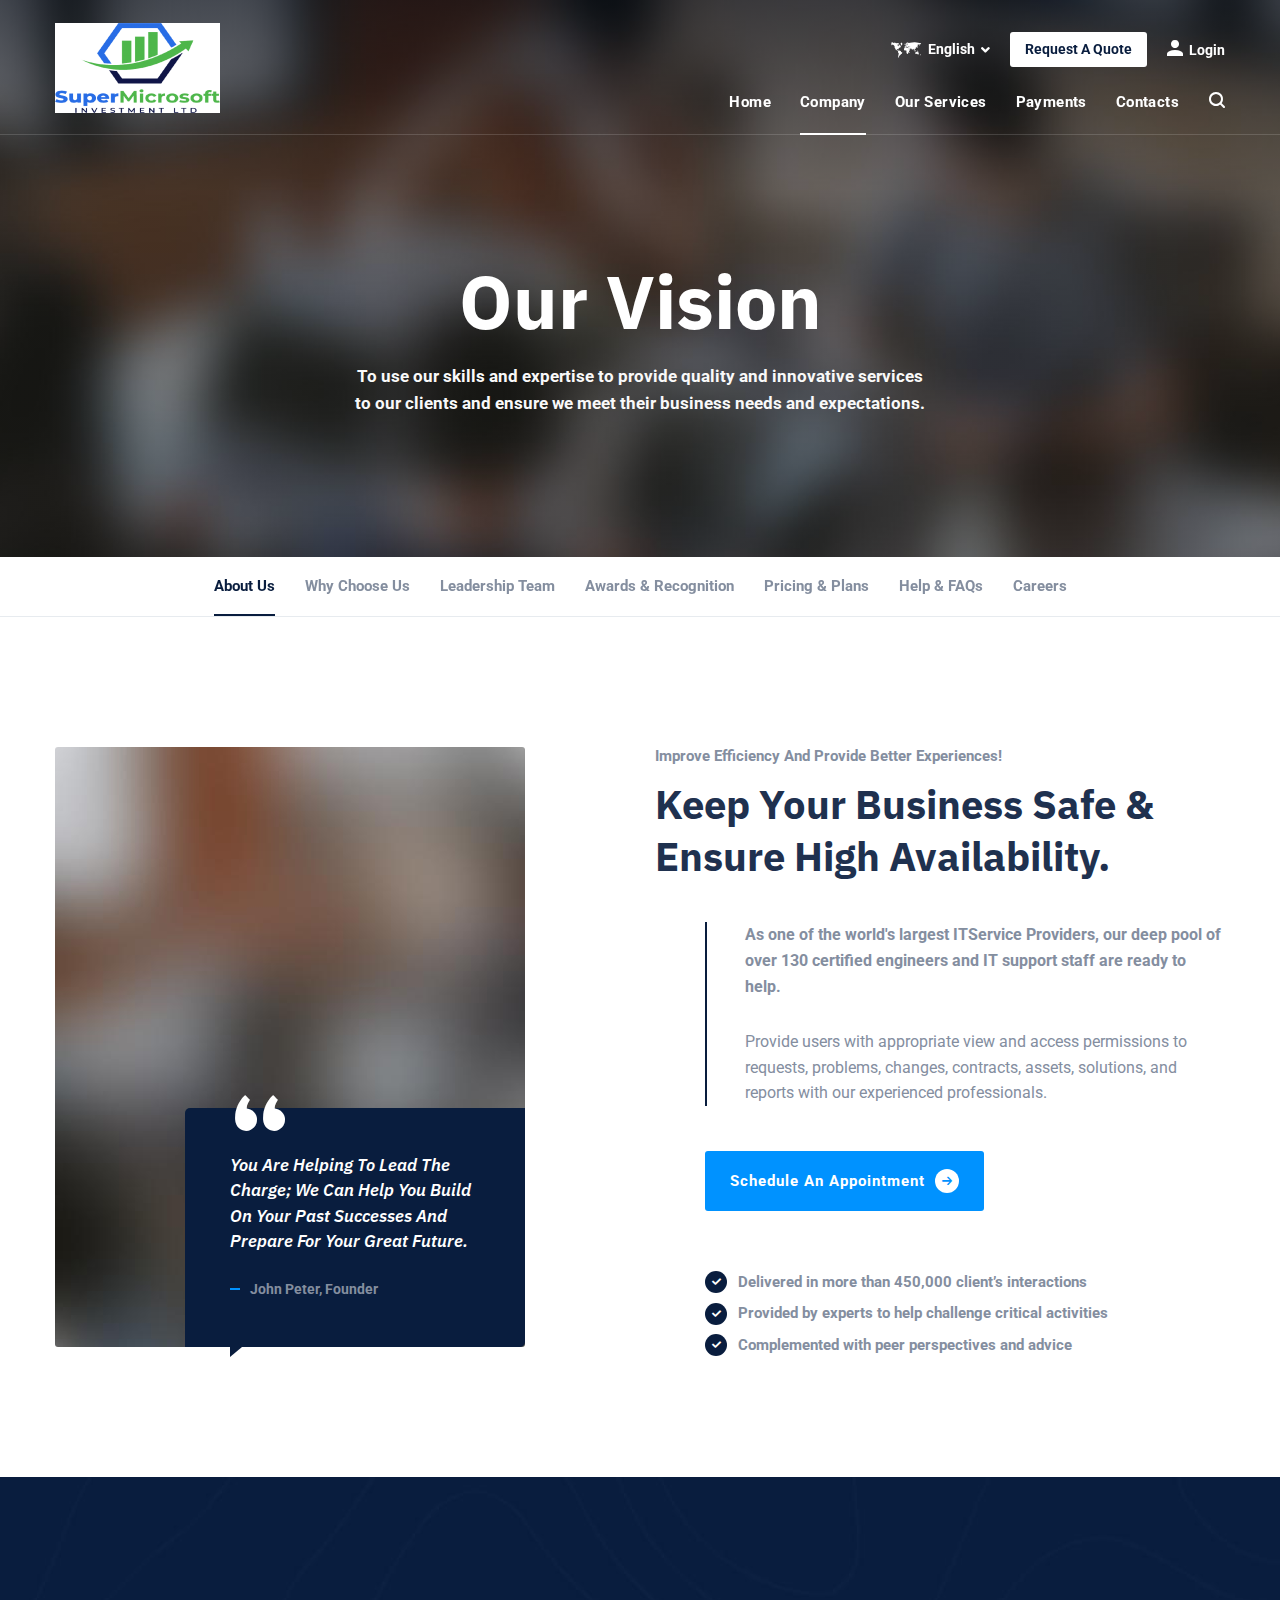
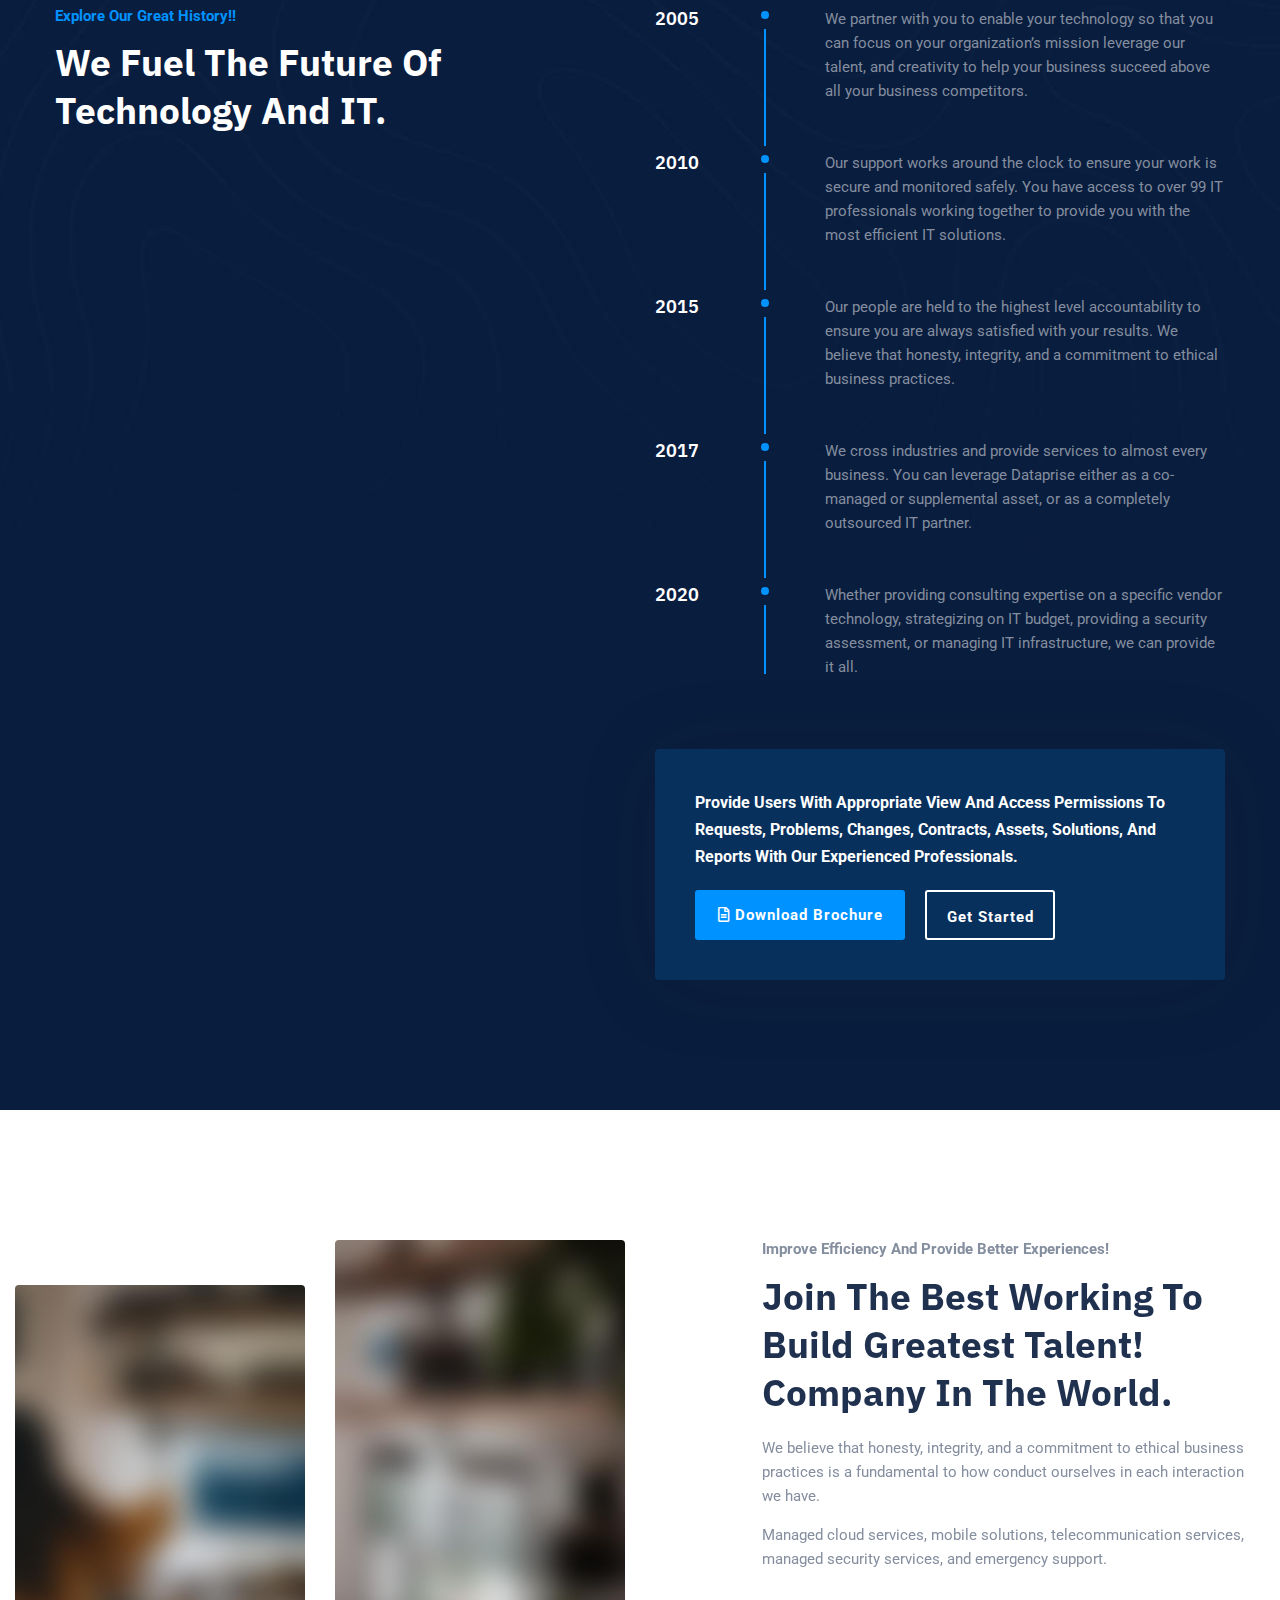
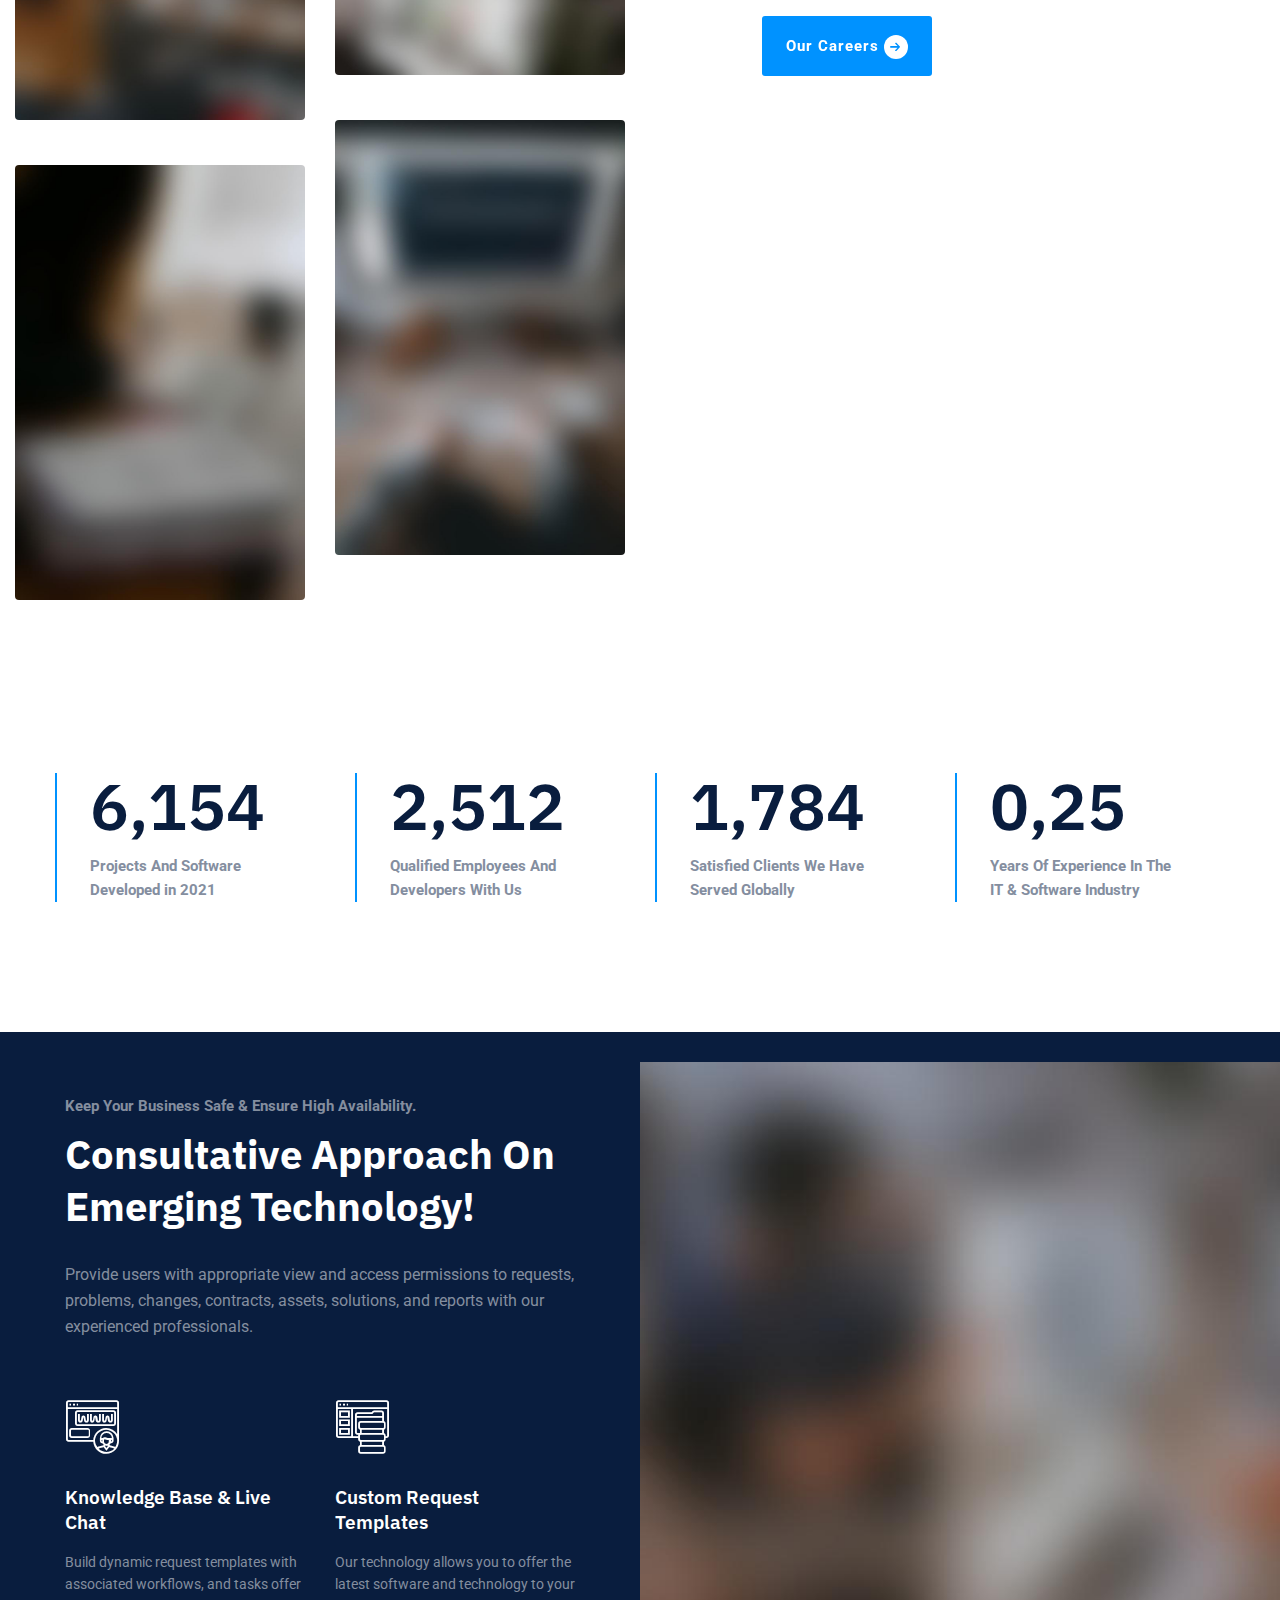
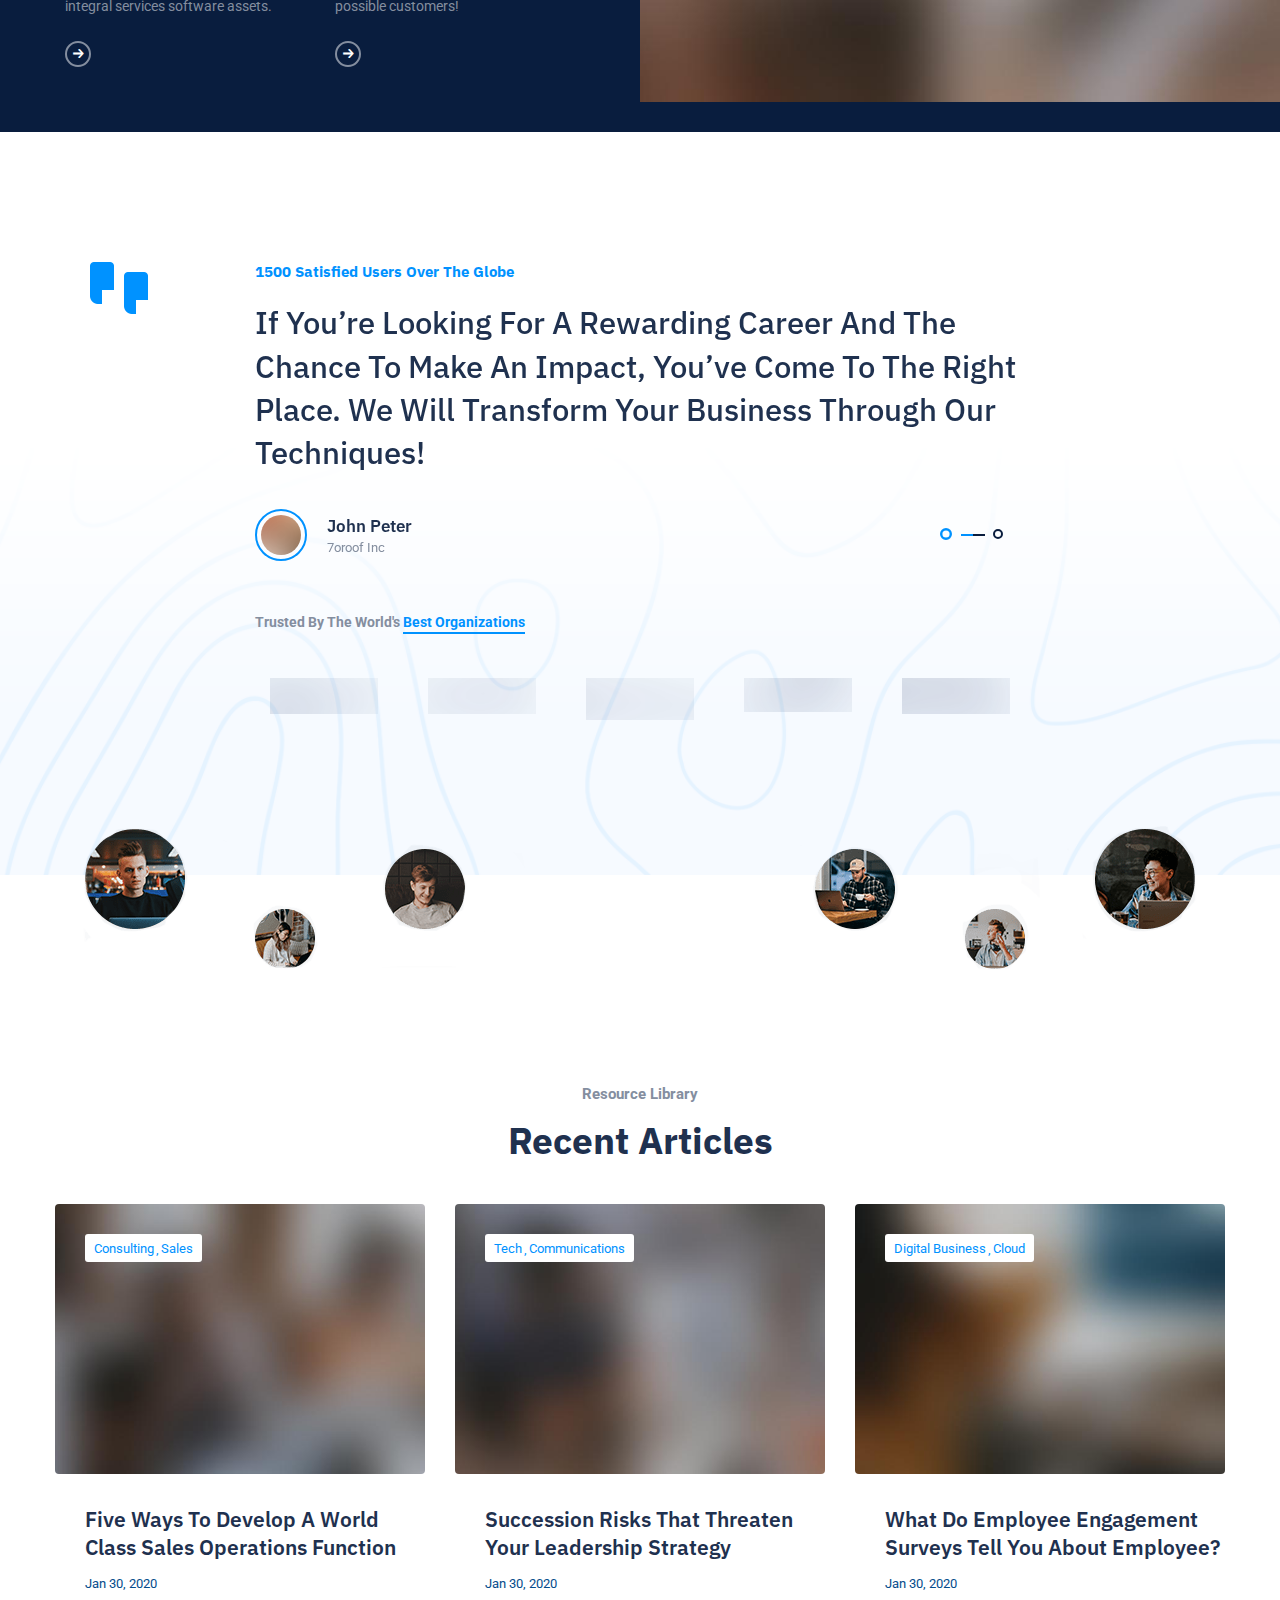
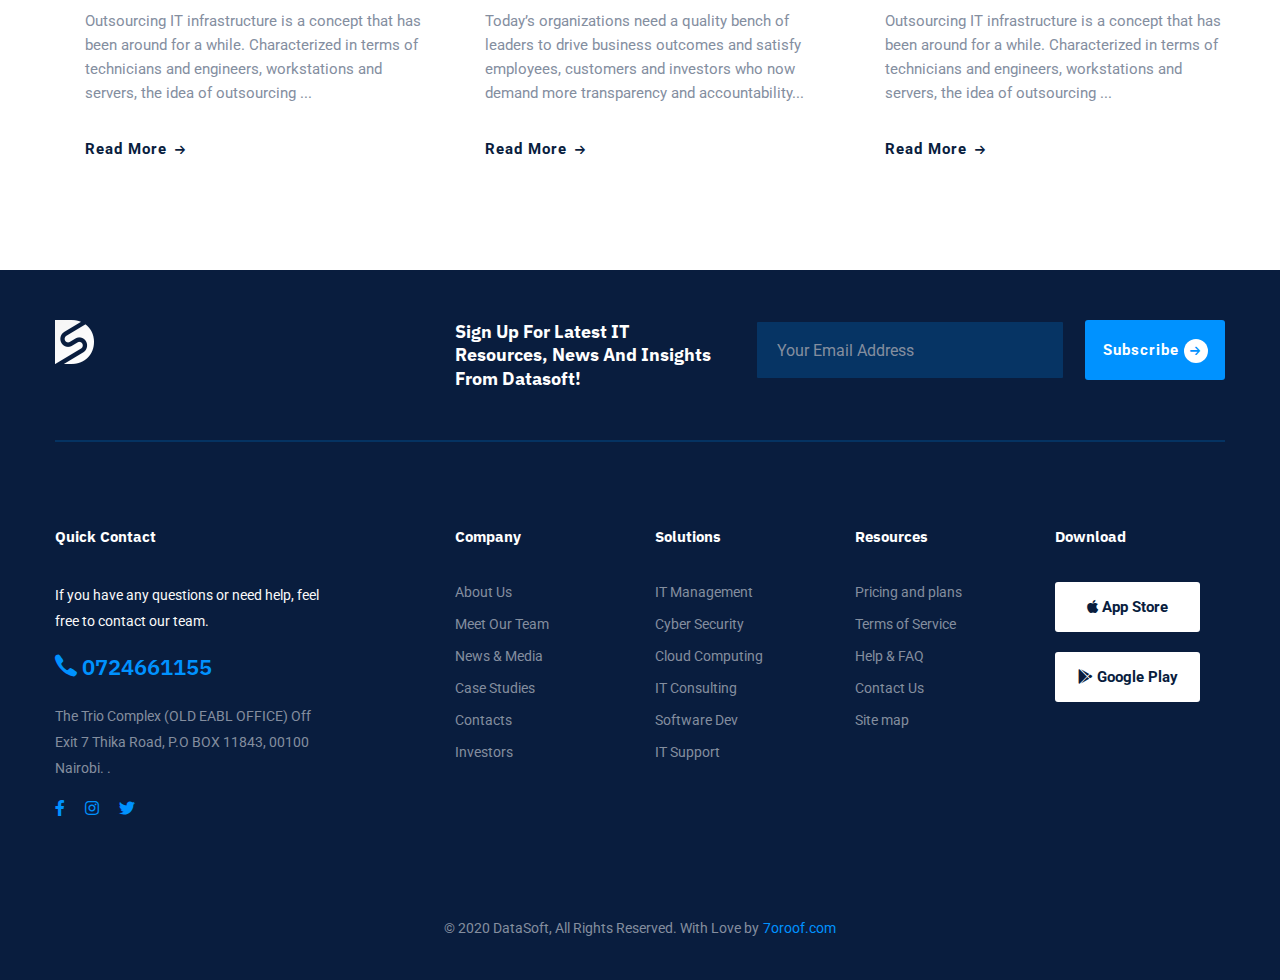
<file: DataSoft/about-us.html>
<!DOCTYPE html>
<html lang="en">

<head>
  <meta charset="UTF-8" />
  <meta name="viewport" content="width=device-width, initial-scale=1.0" />
  <meta http-equiv="X-UA-Compatible" content="ie=edge" />
  <meta name="description" content="DataSoft  IT Solutions &  Services Template">
  <link href="assets/images/favicon/favicon.png" rel="icon">
  <title>SuperMicrosoft Investments Limited</title>

  <link rel="stylesheet"
    href="https://fonts.googleapis.com/css2?family=IBM+Plex+Sans:wght@400;500;600;700&family=Roboto:wght@400;700&display=swap">
  <link rel="stylesheet" href="https://use.fontawesome.com/releases/v5.1.1/css/all.css">
  <link rel="stylesheet" href="assets/css/libraries.css">
  <link rel="stylesheet" href="assets/css/style.css">
</head>

<body>
  <div class="wrapper">
    <div class="preloader">
      <div class="loading"><span></span><span></span><span></span><span></span></div>
    </div><!-- /.preloader -->

    <!-- =========================
        Header
    =========================== -->
    <header class="header header-transparent header-full">
      <nav class="navbar navbar-expand-lg sticky-navbar">
        <div class="container">
          <a class="navbar-brand" href="index.html">
            <img src="assets/images/logo/logo-light2.png" class="logo-light" alt="logo">
            <img src="assets/images/logo/logo-light2.png" class="logo-dark" alt="logo">
          </a>
          <button class="navbar-toggler" type="button">
            <span class="menu-lines"><span></span></span>
          </button>
          <div class="header__top-right">
            <ul class="list-unstyled d-flex justify-content-end align-items-center mb-0">
              <li>
                <div class="dropdown lang-dropdown">
                  <button class="dropdown-toggle lang-dropdown-toggle" id="langDropdown" data-toggle="dropdown">
                    <i class="icon-map"></i><span>English</span>
                  </button>
                  <div class="dropdown-menu" aria-labelledby="langDropdown">
                    <a class="dropdown-item" href="#">Spain</a>
                    <a class="dropdown-item" href="#">France</a>
                  </div>
                </div>
              </li>
              <li>
                <ul class="navbar-actions list-unstyled mb-0 d-flex align-items-center">
                  <li class="d-none d-xl-block">
                    <a href="request-quote.html" class="btn action__btn-contact">Request A Quote</a>
                  </li>
                  <li>
                    <button class="action__btn action__btn-login open-login-popup">
                      <i class="icon-user"></i><span>Login</span>
                    </button>
                  </li>
                </ul><!-- /.navbar-actions -->
              </li>
            </ul>
          </div><!-- /.header-top-right -->
          <div class="collapse navbar-collapse" id="mainNavigation">
            <ul class="navbar-nav ml-auto">
              <li class="nav__item has-dropdown">
                <a href="#" data-toggle="dropdown" class="dropdown-toggle nav__item-link">Home</a>
                <ul class="dropdown-menu">
                  <li class="nav__item">
                    <a href="index.html" class="nav__item-link">Home Main</a>
                  </li><!-- /.nav-item -->
                  <li class="nav__item">
                    <a href="home-modern.html" class="nav__item-link">Home Modern</a>
                  </li><!-- /.nav-item -->
                  <li class="nav__item">
                    <a href="home-classic.html" class="nav__item-link">Home Classic</a>
                  </li><!-- /.nav-item -->
                </ul><!-- /.dropdown-menu -->
              </li><!-- /.nav-item -->
              <li class="nav__item has-dropdown">
                <a href="#" data-toggle="dropdown" class="dropdown-toggle nav__item-link active">Company</a>
                <ul class="dropdown-menu">
                  <li class="nav__item">
                    <a href="about-us.html" class="nav__item-link">Vision</a>
                  </li><!-- /.nav-item -->
                  <li class="nav__item">
                    <a href="why-us.html" class="nav__item-link">Mission</a>
                  </li><!-- /.nav-item -->
                  <li class="nav__item">
                    <a href="leadership-team.html" class="nav__item-link">About Us</a>
                  </li><!-- /.nav-item -->
                  <li class="nav__item">
                    <a href="awards.html" class="nav__item-link">Why Choose Us</a>
                  </li><!-- /.nav-item -->
                  <li class="nav__item">
                    <a href="pricing.html" class="nav__item-link">Pricing & Plans</a>
                  </li><!-- /.nav-item -->
                  <li class="nav__item">
                    <a href="faqs.html" class="nav__item-link">Help & FAQs</a>
                  </li> <!-- /.nav-item -->
                  <li class="nav__item">
                    <a href="careers.html" class="nav__item-link">Careers</a>
                  </li><!-- /.nav-item -->
                </ul><!-- /.dropdown-menu -->
              </li><!-- /.nav-item -->
              <li class="nav__item has-dropdown">
                <a href="#" data-toggle="dropdown" class="dropdown-toggle nav__item-link">Our Services</a>
                <ul class="dropdown-menu wide-dropdown-menu">
                  <li class="nav__item">
                    <div class="row mx-0">
                      <div class="col-sm-6 dropdown-menu-col">
                        <a href="it-solutions.html" class="nav__item-link dropdown-menu-title">Our Services</a>
                        <ul class="nav flex-column">
                          <li class="nav__item"><a class="nav__item-link" href="it-solutions-single.html"> Banking System Solution
                              </a>
                          </li> <!-- /.nav-item -->
                          <li class="nav__item"><a class="nav__item-link" href="it-solutions-single.html">ERP Solutions
                              </a>
                          </li> <!-- /.nav-item -->
                          <li class="nav__item"><a class="nav__item-link" href="it-solutions-single.html">Point of Sale (POS)Systems
                              </a>
                          </li> <!-- /.nav-item -->
                          <li class="nav__item"><a class="nav__item-link" href="it-solutions-single.html">Custom Software Development
                              </a>
                          </li> <!-- /.nav-item -->
                          <li class="nav__item"><a class="nav__item-link" href="it-solutions-single.html">ATM Bridge
                              </a>
                          </li> <!-- /.nav-item -->
                          <li class="nav__item"><a class="nav__item-link" href="it-solutions-single.html">IT Support</a>
                          </li>
						  </li> <!-- /.nav-item -->
                          <li class="nav__item"><a class="nav__item-link" href="it-solutions-single.html">Bulk SMS Services
                              </a>
							  </li> <!-- /.nav-item -->
                          <li class="nav__item"><a class="nav__item-link" href="it-solutions-single.html">School Management System
                              </a>
							  </li> <!-- /.nav-item -->
                          <li class="nav__item"><a class="nav__item-link" href="it-solutions-single.html">Website Development
                              </a>
							  </li> <!-- /.nav-item -->
                          <li class="nav__item"><a class="nav__item-link" href="it-solutions-single.html">Android & Windows App Development
                              </a>
							  </li> <!-- /.nav-item -->
                          <li class="nav__item"><a class="nav__item-link" href="it-solutions-single.html">Local & Wide-Area Networking
                              </a>
							  </li> <!-- /.nav-item -->
                          <li class="nav__item"><a class="nav__item-link" href="it-solutions-single.html">Project Management
                              </a>
                          <!-- /.nav-item -->
                        </ul>
                      </div><!-- /.col-sm-6 -->
                      <div class="col-sm-6 dropdown-menu-col">
                        <a href="industries.html" class="nav__item-link dropdown-menu-title">Industries</a>
                        <ul class="nav flex-column">
                          <li class="nav__item"><a class="nav__item-link"
                              href="industries-single-industry.html">Education,
                              Non-Profit</a></li> <!-- /.nav-item -->
                          <li class="nav__item"><a class="nav__item-link"
                              href="industries-single-industry.html">Accounting,
                              Finance</a></li> <!-- /.nav-item -->
                          <li class="nav__item"><a class="nav__item-link"
                              href="industries-single-industry.html">Government &
                              Public</a></li> <!-- /.nav-item -->
                          <li class="nav__item"><a class="nav__item-link" href="industries-single-industry.html">Energy
                              &
                              Utilities</a></li> <!-- /.nav-item -->
                          <li class="nav__item"><a class="nav__item-link" href="industries-single-industry.html">Legal,
                              Law
                              Firms</a></li> <!-- /.nav-item -->
                          <li class="nav__item"><a class="nav__item-link"
                              href="industries-single-industry.html">Manufacturing</a>
                          </li>
                          <!-- /.nav-item -->
                        </ul>
                      </div><!-- /.col-sm-6 -->
                    </div><!-- /.row -->
                  </li><!-- /.nav-item -->
                </ul><!-- /.dropdown-menu -->
              </li><!-- /.nav-item -->
              <!--<li class="nav__item has-dropdown">
                <a href="#" data-toggle="dropdown" class="dropdown-toggle nav__item-link">Case Studies</a>
                <ul class="dropdown-menu">
                  <li class="nav__item">
                    <a href="case-studies-grid.html" class="nav__item-link">Case Studies Grid</a>
                  </li><!-- /.nav-item -->
                  <!--<li class="nav__item">
                    <a href="case-studies-modern.html" class="nav__item-link">Case Studies Modern</a>
                  </li><!-- /.nav-item -->
                  <!--<li class="nav__item">
                    <a href="case-studies-classic.html" class="nav__item-link">Case Studies Classic</a>
                  </li><!-- /.nav-item -->
                  <!--<li class="nav__item">
                    <a href="case-studies-single.html" class="nav__item-link">Single Case Study</a>
                  </li><!-- /.nav-item -->
               <!--</ul><!-- /.dropdown-menu -->
              <!--</li><!-- /.nav-item -->
              <!--<li class="nav__item has-dropdown">
                <a href="#" data-toggle="dropdown" class="dropdown-toggle nav__item-link">Blog</a>
                <ul class="dropdown-menu">
                  <li class="nav__item">
                    <a href="blog.html" class="nav__item-link">Our Blog</a>
                  </li><!-- /.nav-item -->
                  <!--<li class="nav__item">
                    <a href="blog-single-post.html" class="nav__item-link">Single Blog Post</a>
                  </li><!-- /.nav-item -->
                <!--</ul><!-- /.dropdown-menu -->
              <!--</li><!-- /.nav-item -->
              <!--<li class="nav__item has-dropdown">
                <a href="#" data-toggle="dropdown" class="dropdown-toggle nav__item-link">Features</a>
                <ul class="dropdown-menu">
                  <li class="nav__item">
                    <a href="coming-soon.html" class="nav__item-link">Coming Soon</a>
                  </li><!-- /.nav-item -->
                  <!--<li class="nav__item">
                    <a href="404.html" class="nav__item-link">404 Page</a>
                  </li><!-- /.nav-item -->
                  <!--<li class="nav__item">
                    <a href="#" class="nav__item-link  open-register-popup">Register</a>
                  </li><!-- /.nav-item -->
                  <!--<li class="nav__item">
                    <a href="#" class="nav__item-link  open-login-popup">Login</a>
                  </li><!-- /.nav-item -->
                <!--</ul><!-- /.dropdown-menu -->
              <!--</li><!-- /.nav-item -->
			  <li class="nav__item has-dropdown">
                <a href="#" data-toggle="dropdown" class="dropdown-toggle nav__item-link">Payments</a>
                <ul class="dropdown-menu wide-dropdown-menu">
                  <li class="nav__item">
                    <div class="row mx-0">
                      <div class="col-sm-6 dropdown-menu-col">
                        <a href="it-solutions.html" class="nav__item-link dropdown-menu-title">Our Services</a>
						</a>
                          </li>
                          <!-- /.nav-item -->
                        </ul>
              <li class="nav__item">
                <a href="contact-us.html" class="nav__item-link">Contacts</a>
              </li><!-- /.nav-item -->
            </ul><!-- /.navbar-nav -->
            <button class="close-mobile-menu d-block d-lg-none"><i class="fas fa-times"></i></button>
          </div><!-- /.navbar-collapse -->
          <div class="d-flex align-items-center">
            <a href="#" class="action__btn action__btn-search ml-30"><i class="icon-search"></i></a>
          </div>
        </div><!-- /.container -->
      </nav><!-- /.navabr -->
    </header><!-- /.Header -->

    <!-- ========================
       page title 
    =========================== -->
    <section class="page-title page-title-layout1 bg-overlay bg-overlay-gradient bg-parallax text-center">
      <div class="bg-img"><img src="assets/images/page-titles/1.jpg" alt="background"></div>
      <div class="container">
        <div class="row">
          <div class="col-sm-12 col-md-12 col-lg-12 col-xl-6 offset-xl-3">
            <h1 class="pagetitle__heading">Our Vision</h1>
            <p class="pagetitle__desc mb-0">To use our skills and expertise to provide quality and innovative services 
			to our clients and ensure we meet their business needs and expectations. 
            </p>
          </div><!-- /.col-xl-6 -->
        </div><!-- /.row -->
      </div><!-- /.container -->
    </section><!-- /.page-title -->

    <!-- ========================
      Secondary Nav
    =========================== -->
    <section class="secondary-nav sticky-top py-0">
      <div class="container">
        <div class="row">
          <div class="col-12">
            <nav class="nav nav-tabs justify-content-center">
              <a href="about-us.html" class="nav__link active">About Us</a>
              <a href="why-us.html" class="nav__link">Why Choose Us</a>
              <a href="leadership-team.html" class="nav__link">Leadership Team</a>
              <a href="awards.html" class="nav__link">Awards & Recognition</a>
              <a href="pricing.html" class="nav__link">Pricing & Plans</a>
              <a href="faqs.html" class="nav__link">Help & FAQs</a>
              <a href="careers.html" class="nav__link">Careers</a>
            </nav>
          </div><!-- /.col-12 -->
        </div><!-- /.row -->
      </div><!-- /.container -->
    </section><!-- /.Secondary Nav -->

    <!-- ========================
      About Layout 2
    =========================== -->
    <section class="about-layout2 pt-130 pb-90">
      <div class="container">
        <div class="row">
          <div class="col-sm-12 col-md-12 col-lg-12 col-xl-5">
            <div class="about__img mb-40">
              <img src="assets/images/about/1.jpg" alt="about">
              <blockquote class="blockquote mb-0">
                <h4 class="blockquote__title">You are helping to lead the charge; we can help you build on your
                  past successes and prepare for your great future.
                </h4>
                <span class="blockquote__author">John Peter, Founder</span>
              </blockquote>
            </div><!-- /.about-img -->
          </div><!-- /.col-xl-5 -->
          <div class="col-sm-12 col-md-12 col-lg-12 col-xl-6 offset-xl-1">
            <div class="heading-layout2 mb-40">
              <h2 class="heading__subtitle">Improve Efficiency and Provide Better Experiences!</h2>
              <h3 class="heading__title">Keep Your Business Safe & Ensure High Availability.</h3>
            </div><!-- /heading -->
            <div class="about-text-wrapper">
              <div class="about__Text">
                <p class="font-weight-bold mb-30">As one of the world's largest ITService Providers, our deep pool of
                  over
                  130 certified engineers and IT
                  support staff are ready to help.</p>
                <p>Provide users with appropriate view and access permissions to requests, problems, changes, contracts,
                  assets, solutions, and reports with our experienced professionals.</p>
              </div>
              <a href="#" class="btn btn__primary btn__icon mt-30">
                <span>Schedule An Appointment</span><i class="icon-arrow-right"></i>
              </a>
              <ul class="list-items list-items-layout2 list-unstyled mb-0 mt-60">
                <li>Delivered in more than 450,000 client’s interactions </li>
                <li>Provided by experts to help challenge critical activities</li>
                <li>Complemented with peer perspectives and advice</li>
              </ul>
            </div>
          </div><!-- /.col-xl-7 -->
        </div><!-- /.row -->
      </div><!-- /.container -->
    </section><!-- /.About Layout 2 -->

    <!-- ======================
    History Timeline
    ========================= -->
    <section class="history-timeline pt-130 pb-130">
      <div class="bg-img"><img src="assets/images/backgrounds/2.jpg" alt="background"></div>
      <div class="container">
        <div class="row">
          <div class="col-sm-12 col-md-12 col-lg-6">
            <h2 class="heading__subtitle color-primary">Explore Our Great History!!</h2>
            <h3 class="heading__title color-white">We Fuel The Future Of Technology And IT.</h3>
          </div><!-- /.col-lg-6 -->
          <div class="col-sm-12 col-md-6 col-lg-6">
            <div>
              <!-- timeline Item #1 -->
              <div class="timeline-item d-flex">
                <h4 class="timeline__year">2005</h4>
                <p class="timeline__desc">We partner with you to enable your technology so that you can focus on your
                  organization’s mission leverage our talent, and creativity to help your business succeed above all
                  your
                  business competitors.
                </p>
              </div><!-- /.timeline-item -->
              <!-- timeline Item #2 -->
              <div class="timeline-item d-flex">
                <h4 class="timeline__year">2010</h4>
                <p class="timeline__desc">Our support works around the clock to ensure your work is secure and monitored
                  safely. You have access to over 99 IT professionals working together to provide you with the most
                  efficient IT solutions.</p>
              </div><!-- /.timeline-item -->
              <!-- timeline Item #3 -->
              <div class="timeline-item d-flex">
                <h4 class="timeline__year">2015</h4>
                <p class="timeline__desc">Our people are held to the highest level accountability to ensure you are
                  always
                  satisfied with your results. We believe that honesty, integrity, and a commitment to ethical business
                  practices.</p>
              </div><!-- /.timeline-item -->
              <!-- timeline Item #4 -->
              <div class="timeline-item d-flex">
                <h4 class="timeline__year">2017</h4>
                <p class="timeline__desc">We cross industries and provide services to almost every business. You can
                  leverage Dataprise either as a co-managed or supplemental asset, or as a completely outsourced IT
                  partner. </p>
              </div><!-- /.timeline-item -->
              <!-- timeline Item #4 -->
              <div class="timeline-item d-flex">
                <h4 class="timeline__year">2020</h4>
                <p class="timeline__desc">Whether providing consulting expertise on a specific vendor technology,
                  strategizing on IT budget, providing a security assessment, or managing IT infrastructure, we can
                  provide it all.
                </p>
              </div><!-- /.timeline-item -->
            </div>
            <div class="cta-banner mt-70">
              <h4 class="cta__title">Provide users with appropriate view and access permissions to requests,
                problems, changes, contracts, assets, solutions, and reports with our experienced professionals.</h4>
              <div class="d-flex flex-wrap">
                <a href="#" class="btn btn__primary btn__primary-style2 btn__xl mr-20">
                  <i class="far fa-file-alt"></i>
                  <span>Download Brochure</span>
                </a>
                <a href="#" class="btn btn__white btn__outlined">Get Started</a>
              </div>
            </div><!-- /.cta-banner -->
          </div><!-- /.col-lg-6 -->
        </div><!-- /.row -->
      </div><!-- /.container -->
    </section><!-- /.History Timeline -->

    <!-- ========================
     gallery
    =========================== -->
    <section class="gallery pt-130 pb-90">
      <div class="container max-width-1300">
        <div class="row">
          <div class="col-sm-12 col-md-12 col-lg-12 col-xl-6">
            <div class="gallery-images-wrapper">
              <a class="popup-gallery-item" href="assets/images/gallery/1.jpg">
                <img src="assets/images/gallery/1.jpg" alt="gallery img">
              </a>
              <a class="popup-gallery-item" href="assets/images/gallery/2.jpg">
                <img src="assets/images/gallery/2.jpg" alt="gallery img">
              </a>
              <a class="popup-gallery-item" href="assets/images/gallery/3.jpg">
                <img src="assets/images/gallery/3.jpg" alt="gallery img">
              </a>
              <a class="popup-gallery-item" href="assets/images/gallery/4.jpg">
                <img src="assets/images/gallery/4.jpg" alt="gallery img">
              </a>
            </div><!-- /.gallery-images-wrapper -->
          </div><!-- /.col-xl-5 -->
          <div class="col-sm-12 col-md-12 col-lg-12 col-xl-5 offset-xl-1">
            <div class="sticky-top">
              <h2 class="heading__subtitle">Improve Efficiency and Provide Better Experiences!</h2>
              <h3 class="heading__title">Join The Best Working To Build Greatest Talent! company in the world.</h3>
              <p>We believe that honesty, integrity, and a commitment to ethical
                business practices is a fundamental to how conduct ourselves in each interaction we have.</p>
              <p>Managed cloud services, mobile solutions, telecommunication services, managed security services, and
                emergency support.</p>
              <a href="#" class="btn btn__primary mt-30">
                <span>Our Careers</span> <i class="icon-arrow-right"></i>
              </a>
            </div>
          </div><!-- /.col-xl-7 -->
        </div><!-- /.row -->
      </div><!-- /.container -->
    </section><!-- /.gallery -->

    <!-- ========================
     Counters
    =========================== -->
    <section class="counters pt-60">
      <div class="container">
        <div class="row">
          <!-- counter item #1 -->
          <div class="col-sm-6 col-md-3 col-lg-3">
            <div class="counter-item">
              <h4 class="counter">6,154</h4>
              <p class="counter__desc">Projects And Software Developed in 2021</p>
            </div><!-- /.counter-item -->
          </div><!-- /.col-lg-3 -->
          <!-- counter item #2 -->
          <div class="col-sm-6 col-md-3 col-lg-3">
            <div class="counter-item">
              <h4 class="counter">2,512</h4>
              <p class="counter__desc">Qualified Employees And Developers With Us</p>
            </div><!-- /.counter-item -->
          </div><!-- /.col-lg-3 -->
          <!-- counter item #3 -->
          <div class="col-sm-6 col-md-3 col-lg-3">
            <div class="counter-item">
              <h4 class="counter">1,784</h4>
              <p class="counter__desc">Satisfied Clients We Have Served Globally</p>
            </div><!-- /.counter-item -->
          </div><!-- /.col-lg-3 -->
          <!-- counter item #4 -->
          <div class="col-sm-6 col-md-3 col-lg-3">
            <div class="counter-item">
              <h4 class="counter">0,25</h4>
              <p class="counter__desc">Years Of Experience In The IT & Software Industry</p>
            </div><!-- /.counter-item -->
          </div><!-- /.col-lg-3 -->
        </div><!-- /.row -->
      </div><!-- /.container -->
    </section><!-- /.counters -->

    <!-- =========================
       Banner layout 2
      =========================== -->
    <section class="banner-layout2 py-0 bg-secondary">
      <div class="container-fluid px-0">
        <div class="row row-no-gutter align-items-center">
          <div class="col-sm-12 col-md-12 col-lg-6">
            <div class="banner-text inner-padding">
              <div class="heading-layout2 mb-60">
                <h2 class="heading__subtitle">Keep Your Business Safe & Ensure High Availability.</h2>
                <h3 class="heading__title color-white mb-30">Consultative Approach On Emerging Technology!</h3>
                <p class="heading__desc">Provide users with appropriate view and access permissions to requests,
                  problems, changes, contracts, assets, solutions, and reports with our experienced professionals.
                </p>
              </div><!-- /.heading -->
              <div class="row fancybox-light">
                <div class="col-sm-6">
                  <!-- fancybox item #1 -->
                  <div class="fancybox-item">
                    <div class="fancybox__icon">
                      <i class="icon-website"></i>
                    </div><!-- /.fancybox__icon -->
                    <div class="fancybox__content">
                      <h4 class="fancybox__title">Knowledge Base & Live Chat</h4>
                      <p class="fancybox__desc">Build dynamic request templates with associated workflows, and tasks
                        offer integral services software assets.</p>
                      <a href="#"><i class="icon-arrow-right icon-outlined"></i></a>
                    </div><!-- /.fancybox-content -->
                  </div><!-- /.fancybox-item -->
                </div><!-- /.col-lg-3 -->
                <div class="col-sm-6">
                  <!-- fancybox item #2 -->
                  <div class="fancybox-item">
                    <div class="fancybox__icon">
                      <i class="icon-Primary"></i>
                    </div><!-- /.fancybox__icon -->
                    <div class="fancybox__content">
                      <h4 class="fancybox__title">Custom Request Templates</h4>
                      <p class="fancybox__desc">Our technology allows you to offer the latest software and technology to
                        your possible customers!
                      </p>
                      <a href="#"><i class="icon-arrow-right icon-outlined"></i></a>
                    </div><!-- /.fancybox-content -->
                  </div><!-- /.fancybox-item -->
                </div><!-- /.col-lg-3 -->
              </div><!-- /.row -->
            </div>
          </div><!-- /.col-xl-6 -->
          <div class="col-sm-12 col-md-12 col-lg-6">
            <div class="banner-img">
              <img src="assets/images/banners/3.jpg" alt="banner" class="w-100">
            </div>
          </div><!-- /.col-xl-6 -->
        </div><!-- /.row -->
      </div><!-- /.container -->
    </section><!-- /.Banner layout 2 -->

    <!-- ========================= 
      Testimonials layout 1
      =========================  -->
    <section class="testimonials testimonials-layout1 testimonials-has-bottom-img pt-130">
      <div class="bg-img"><img src="assets/images/backgrounds/4.png" alt="backgrounds"></div>
      <img src="assets/images/testimonials/testimonials-group.png" alt="testimonials" class="testimonials-bottom-img">
      <div class="container">
        <div class="row">
          <div class="col-12">
            <div class="testimonials-wrapper">
              <div class="heading">
                <h3 class="heading__title color-primary">1500 Satisfied Users Over The Globe</h3>
              </div><!-- /.heading -->
              <div class="slick-carousel" data-slick='{"slidesToShow": 1, "arrows": false, "dots": true, "speed": 700}'>
                <!-- Testimonial #1 -->
                <div class="testimonial-item">
                  <h3 class="testimonial__title">If you’re looking for a rewarding career and the chance to make an
                    impact, you’ve come to the right place. We will transform your business through our techniques!
                  </h3>
                  <div class="testimonial__meta d-flex align-items-center">
                    <div class="testimonial__thmb mr-20">
                      <img src="assets/images/testimonials/thumbs/1.png" alt="author thumb">
                    </div><!-- /.testimonial-thumb -->
                    <div>
                      <h4 class="testimonial__meta-title">John Peter</h4>
                      <p class="testimonial__meta-desc">7oroof Inc</p>
                    </div>
                  </div><!-- /.testimonial-meta -->
                </div><!-- /. testimonial-item -->
                <!-- Testimonial #2 -->
                <div class="testimonial-item">
                  <h3 class="testimonial__title">My project was a simple & small task, but the persistence and
                    determination turned it into an awesome and great project which make me happy.
                  </h3>
                  <div class="testimonial__meta d-flex align-items-center">
                    <div class="testimonial__thmb mr-20">
                      <img src="assets/images/testimonials/thumbs/2.png" alt="author thumb">
                    </div><!-- /.testimonial-thumb -->
                    <div>
                      <h4 class="testimonial__meta-title">Ahmed Abdallah</h4>
                      <p class="testimonial__meta-desc">Web Inc</p>
                    </div>
                  </div><!-- /.testimonial-meta -->
                </div><!-- /. testimonial-item -->
              </div>
              <p class="text__link mt-50 mb-30">Trusted By The World's <a href="#">Best Organizations</a></p>
              <div class="slick-carousel"
                data-slick='{"slidesToShow": 5, "arrows": false, "dots": false, "autoplay": true,"autoplaySpeed": 2000, "infinite": true, "responsive": [ {"breakpoint": 992, "settings": {"slidesToShow": 4}}, {"breakpoint": 767, "settings": {"slidesToShow": 3}}, {"breakpoint": 480, "settings": {"slidesToShow": 2}}]}'>
                <div class="client">
                  <img src="assets/images/clients/1.png" alt="client">
                  <img src="assets/images/clients/1.png" alt="client">
                </div><!-- /.client -->
                <div class="client">
                  <img src="assets/images/clients/2.png" alt="client">
                  <img src="assets/images/clients/2.png" alt="client">
                </div><!-- /.client -->
                <div class="client">
                  <img src="assets/images/clients/3.png" alt="client">
                  <img src="assets/images/clients/3.png" alt="client">
                </div><!-- /.client -->
                <div class="client">
                  <img src="assets/images/clients/4.png" alt="client">
                  <img src="assets/images/clients/4.png" alt="client">
                </div><!-- /.client -->
                <div class="client">
                  <img src="assets/images/clients/5.png" alt="client">
                  <img src="assets/images/clients/5.png" alt="client">
                </div><!-- /.client -->
                <div class="client">
                  <img src="assets/images/clients/6.png" alt="client">
                  <img src="assets/images/clients/6.png" alt="client">
                </div><!-- /.client -->
                <div class="client">
                  <img src="assets/images/clients/7.png" alt="client">
                  <img src="assets/images/clients/7.png" alt="client">
                </div><!-- /.client -->
              </div><!-- /.carousel -->
            </div>
          </div><!-- /.col-lg-12 -->
        </div><!-- /.row -->
      </div><!-- /.container -->
    </section><!-- /.testimonials 1 -->

    <!-- ======================
      Blog Grid
    ========================= -->
    <section class="blog-grid pb-50">
      <div class="container">
        <div class="row">
          <div class="col-sm-12 col-md-12 col-lg-6 offset-lg-3">
            <div class="heading text-center mb-40">
              <h2 class="heading__subtitle">Resource Library</h2>
              <h3 class="heading__title">Recent Articles</h3>
            </div><!-- /.heading -->
          </div><!-- /.col-lg-6 -->
        </div><!-- /.row -->
        <div class="row">
          <!-- Blog Item #1 -->
          <div class="col-sm-12 col-md-6 col-lg-4">
            <div class="post-item">
              <div class="post__img">
                <a href="blog-single-post.html">
                  <img src="assets/images/blog/grid/1.jpg" alt="blog image">
                </a>
              </div><!-- /.blog-img -->
              <div class="post__body">
                <div class="post__meta-cat">
                  <a href="#">Consulting</a><a href="#">Sales</a>
                </div><!-- /.blog-meta-cat -->
                <h4 class="post__title"><a href="#">Five Ways to Develop a World Class Sales Operations
                    Function</a>
                </h4>
                <div class="post__meta">
                  <span class="post__meta-date">Jan 30, 2020</span>
                </div>
                <p class="post__desc">Outsourcing IT infrastructure is a concept that has been around for a while.
                  Characterized in terms of technicians and engineers, workstations and servers, the idea of outsourcing
                  ...
                </p>
                <a href="blog-single-post.html" class="btn btn__secondary btn__link">
                  <span>Read More</span>
                  <i class="icon-arrow-right"></i>
                </a>
              </div><!-- /.blog-content -->
            </div><!-- /.post-item -->
          </div><!-- /.col-lg-4 -->
          <!-- Blog Item #2 -->
          <div class="col-sm-12 col-md-6 col-lg-4">
            <div class="post-item">
              <div class="post__img">
                <a href="blog-single-post.html">
                  <img src="assets/images/blog/grid/2.jpg" alt="blog image">
                </a>
              </div><!-- /.blog-img -->
              <div class="post__body">
                <div class="post__meta-cat">
                  <a href="#">Tech</a><a href="#">Communications</a>
                </div><!-- /.blog-meta-cat -->
                <h4 class="post__title"><a href="#">Succession Risks That Threaten Your Leadership Strategy</a>
                </h4>
                <div class="post__meta">
                  <span class="post__meta-date">Jan 30, 2020</span>
                </div>
                <p class="post__desc">Today’s organizations need a quality bench of leaders to drive business
                  outcomes and satisfy employees, customers and investors who now demand more transparency and
                  accountability...
                </p>
                <a href="blog-single-post.html" class="btn btn__secondary btn__link">
                  <span>Read More</span>
                  <i class="icon-arrow-right"></i>
                </a>
              </div><!-- /.blog-content -->
            </div><!-- /.post-item -->
          </div><!-- /.col-lg-4 -->
          <!-- Blog Item #3 -->
          <div class="col-sm-12 col-md-6 col-lg-4">
            <div class="post-item">
              <div class="post__img">
                <a href="blog-single-post.html">
                  <img src="assets/images/blog/grid/3.jpg" alt="blog image">
                </a>
              </div><!-- /.blog-img -->
              <div class="post__body">
                <div class="post__meta-cat">
                  <a href="#">Digital Business</a><a href="#">Cloud</a>
                </div><!-- /.blog-meta-cat -->
                <h4 class="post__title"><a href="#">What Do Employee Engagement Surveys Tell You About
                    Employee?</a>
                </h4>
                <div class="post__meta">
                  <span class="post__meta-date">Jan 30, 2020</span>
                </div>
                <p class="post__desc">Outsourcing IT infrastructure is a concept that has been around for a while.
                  Characterized in terms of technicians and engineers, workstations and servers, the idea of outsourcing
                  ...
                </p>
                <a href="blog-single-post.html" class="btn btn__secondary btn__link">
                  <span>Read More</span>
                  <i class="icon-arrow-right"></i>
                </a>
              </div><!-- /.blog-content -->
            </div><!-- /.post-item -->
          </div><!-- /.col-lg-4 -->
        </div><!-- /.row -->
      </div><!-- /.container -->
    </section><!-- /.blog Grid -->

    <!-- ========================
      Footer
    ========================== -->
    <footer class="footer bg-secondary">
      <div class="container">
        <div class="footer-top pt-50 pb-30">
          <div class="row">
            <div class="col-sm-4 col-md-2 col-lg-4">
              <img src="assets/images/logo/logo-light-small.png" alt="logo" class="mb-30">
            </div><!-- /.col-lg-2 -->
            <div class="col-sm-8 col-md-4 col-lg-3">
              <h6 class="footer-top__title">Sign up for latest IT resources,
                news and insights from Datasoft!</h6>
            </div><!-- /.col-lg-3 -->
            <div class="col-sm-12 col-md-6 col-lg-5">
              <form class="footer-form d-flex mb-0">
                <input type="text" class="form-control mr-20" placeholder="Your Email Address">
                <button type="submit" class="btn btn__primary btn__primary-style2">
                  <span>Subscribe</span>
                  <i class="icon-arrow-right"></i>
                </button>
              </form>
            </div><!-- /.col-lg-6 -->
          </div><!-- /.row -->
        </div><!-- /.footer-top -->
        <div class="footer-primary">
          <div class="row">
            <div class="col-sm-12 col-md-12 col-lg-3 footer-widget footer-widget-about">
              <div class="footer-widget__content">
                <div class="contact-info">
                  <h6 class="footer-widget__title">Quick Contact</h6>
                  <ul class="contact-list list-unstyled">
                    <li class="color-gray">If you have any questions or need help, feel free to contact our team.
                    </li>
                    <li class="mt-20 mb-20">
                      <a href="tel:0724661155" class="phone-number">
                        <i class="icon-phone"></i> <span>0724661155</span>
                      </a>
                    </li>
                    <li class="color-body">The Trio Complex (OLD EABL OFFICE)
						Off Exit 7 Thika Road,
						P.O BOX 11843, 00100 Nairobi. .</li>
                  </ul>
                </div><!-- /.contact-info -->
                <ul class="social-icons list-unstyled mb-0">
                  <li><a href="#"><i class="fab fa-facebook-f"></i></a></li>
                  <li><a href="#"><i class="fab fa-instagram"></i></a></li>
                  <li><a href="#"><i class="fab fa-twitter"></i></a></li>
                </ul><!-- /.social-icons -->
              </div><!-- /.footer-widget__content -->
            </div><!-- /.col-xl-2 -->
            <div class="col-sm-6 col-md-6 col-lg-2 offset-lg-1 footer-widget footer-widget-nav">
              <h6 class="footer-widget__title">Company</h6>
              <div class="footer-widget__content">
                <nav>
                  <ul class="list-unstyled">
                    <li><a href="about-us.html">About Us</a></li>
                    <li><a href="leadership-team.html">Meet Our Team</a></li>
                    <li><a href="blog.html">News & Media</a></li>
                    <li><a href="projects-grid.html">Case Studies</a></li>
                    <li><a href="contacs.html">Contacts</a></li>
                    <li><a href="#">Investors</a></li>
                  </ul>
                </nav>
              </div><!-- /.footer-widget__content -->
            </div><!-- /.col-lg-2 -->
            <div class="col-sm-6 col-md-6 col-lg-2 footer-widget footer-widget-nav">
              <h6 class="footer-widget__title">Solutions</h6>
              <div class="footer-widget__content">
                <nav>
                  <ul class="list-unstyled">
                    <li><a href="#">IT Management</a></li>
                    <li><a href="#">Cyber Security</a></li>
                    <li><a href="#">Cloud Computing</a></li>
                    <li><a href="#">IT Consulting</a></li>
                    <li><a href="#">Software Dev</a></li>
                    <li><a href="#">IT Support</a></li>
                  </ul>
                </nav>
              </div><!-- /.footer-widget__content -->
            </div><!-- /.col-lg-2 -->
            <div class="col-sm-6 col-md-6 col-lg-2 footer-widget footer-widget-nav">
              <h6 class="footer-widget__title">Resources</h6>
              <div class="footer-widget__content">
                <nav>
                  <ul class="list-unstyled">
                    <li><a href="pricing.html">Pricing and plans</a></li>
                    <li><a href="#">Terms of Service</a></li>
                    <li><a href="faqs.html">Help & FAQ</a></li>
                    <li><a href="contacs.html">Contact Us</a></li>
                    <li><a href="#">Site map</a></li>
                  </ul>
                </nav>
              </div><!-- /.footer-widget__content -->
            </div><!-- /.col-lg-2 -->
            <div class="col-sm-6 col-md-6 col-lg-2 footer-widget footer-widget-nav">
              <h6 class="footer-widget__title">Download</h6>
              <div class="footer-widget__content">
                <a href="#" class="btn btn__white btn__download mb-20">
                  <i class="fab fa-apple"></i>
                  <span>App Store</span>
                </a>
                <a href="#" class="btn btn__white btn__download mb-20">
                  <i class="fab fa-google-play"></i>
                  <span>Google Play</span>
                </a>
              </div><!-- /.footer-widget__content -->
            </div><!-- /.col-lg-2 -->
          </div><!-- /.row -->
        </div><!-- /.footer-primary -->
        <div class="row">
          <div class="col-sm-12 col-md-12 col-lg-12 text-center pb-40">
            <span class="fz-14">&copy; 2020 DataSoft, All Rights Reserved. With Love by</span>
            <a class="fz-14 color-primary" href="http://themeforest.net/user/7oroof">7oroof.com</a>
          </div><!-- /.col-lg-12 -->
        </div><!-- /.row -->
      </div><!-- /.container -->
    </footer><!-- /.Footer -->
    <button id="scrollTopBtn"><i class="fas fa-long-arrow-alt-up"></i></button>

    <div class="login-popup" id="login-popup">
      <div class="login-popup-wrapper">
        <form class="login-popup__form">
          <h3 class="login-popup__title">Login!</h3>
          <p class="login-popup__desc">Connect, organize and get things done to keep your IT business safe.</p>
          <div class="form-group mb-20">
            <i class="icon-mail input-icon"></i>
            <input type="text" class="form-control" placeholder="Email">
          </div>
          <div class="form-group mb-20">
            <i class="icon-lock input-icon"></i>
            <input type="password" class="form-control" placeholder="********">
          </div>
          <div class="d-flex align-items-center justify-content-between mb-20">
            <div class="custom-control custom-checkbox d-flex align-items-center">
              <input type="checkbox" class="custom-control-input" id="customCheck1">
              <label class="custom-control-label" for="customCheck1">Remember Me!</label>
            </div>
            <a href="#" class="fz-14 font-weight-bold color-secondary">Forget Password?</a>
          </div>
          <button type="submit" class="btn btn__primary btn__block btn__xl">
            <span>Login</span>
            <i class="icon-arrow-right"></i>
          </button>
        </form>
        <div class="d-flex justify-content-center align-items-center mt-20">
          <span class="color-white fz-14 font-weight-bold">Don’t Have An Account?</span>
          <button id="go-register" class="go-register fz-14 font-weight-bold">
            <span>Register Here</span><i class="icon-arrow-right"></i>
          </button>
        </div>
      </div>
    </div><!-- /.login-popup -->

    <div class="login-popup" id="register-popup">
      <div class="login-popup-wrapper">
        <form class="login-popup__form">
          <h3 class="login-popup__title">Register!</h3>
          <p class="login-popup__desc">Connect, organize and get things done to keep your IT business safe.</p>
          <div class="form-group mb-20">
            <i class="icon-mail input-icon"></i>
            <input type="text" class="form-control" placeholder="Email">
          </div>
          <div class="form-group mb-20">
            <i class="icon-lock input-icon"></i>
            <input type="password" class="form-control" placeholder="********">
          </div>
          <div class="d-flex align-items-center justify-content-between mb-20">
            <div class="custom-control custom-checkbox d-flex align-items-center">
              <input type="checkbox" class="custom-control-input" id="customCheck2">
              <label class="custom-control-label" for="customCheck2">I read & agree to <a href="#">Terms &
                  Conditions</a></label>
            </div>
          </div>
          <button type="submit" class="btn btn__primary btn__block btn__xl">
            <span>Register</span>
            <i class="icon-arrow-right"></i>
          </button>
        </form>
        <div class="d-flex justify-content-center align-items-center mt-20">
          <span class="color-white fz-14 font-weight-bold">Have An Account?</span>
          <button id="go-login" class="go-login fz-14 font-weight-bold">
            <span>Login Here</span><i class="icon-arrow-right"></i>
          </button>
        </div>
      </div>
    </div><!-- /.login-popup -->

    <div class="search-popup">
      <button type="button" class="search-popup__close"><i class="fas fa-times"></i></button>
      <form class="search-popup__form">
        <input type="text" class="search-popup__form__input" placeholder="Type Words Then Enter">
        <button class="search-popup__btn"><i class="icon-search"></i></button>
      </form>
    </div><!-- /. search-popup -->
  </div><!-- /.wrapper -->

  <script src="assets/js/jquery-3.5.1.min.js"></script>
  <script src="assets/js/plugins.js"></script>
  <script src="assets/js/main.js"></script>
</body>

</html>
</file>
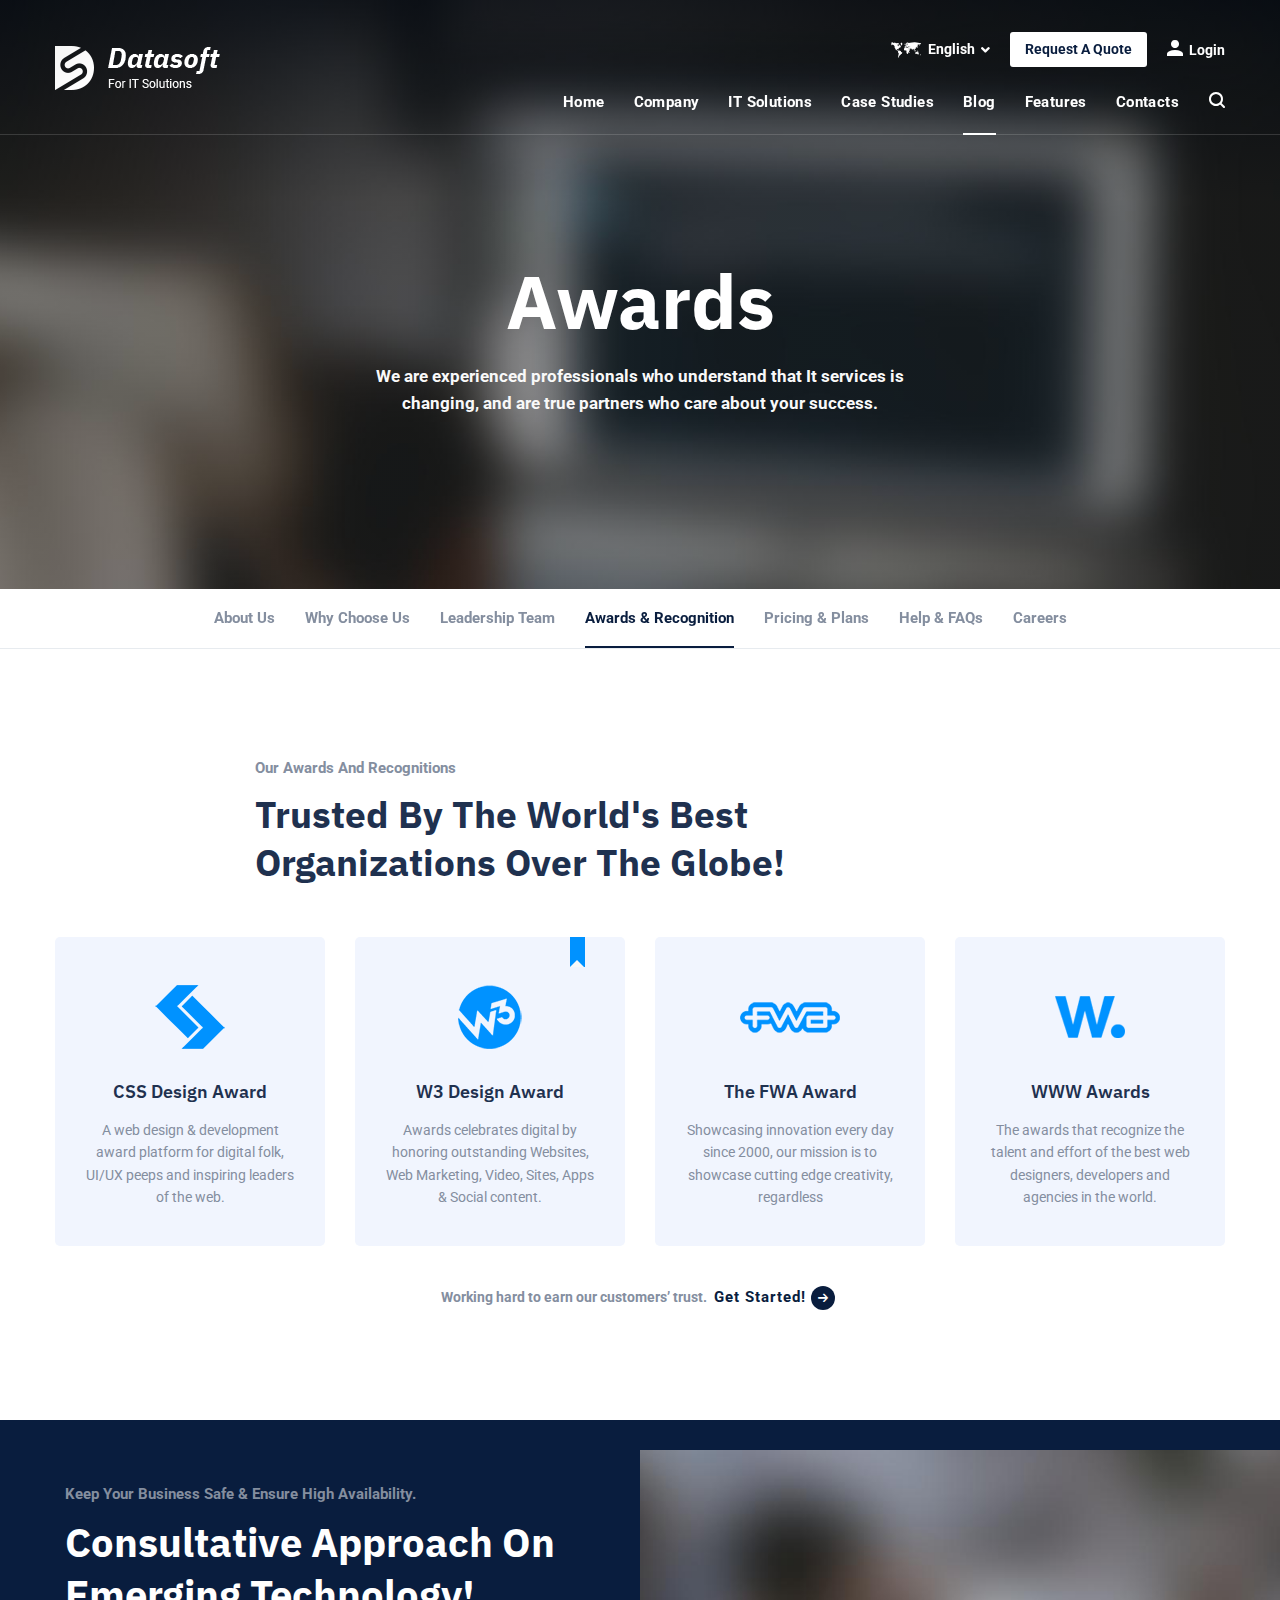
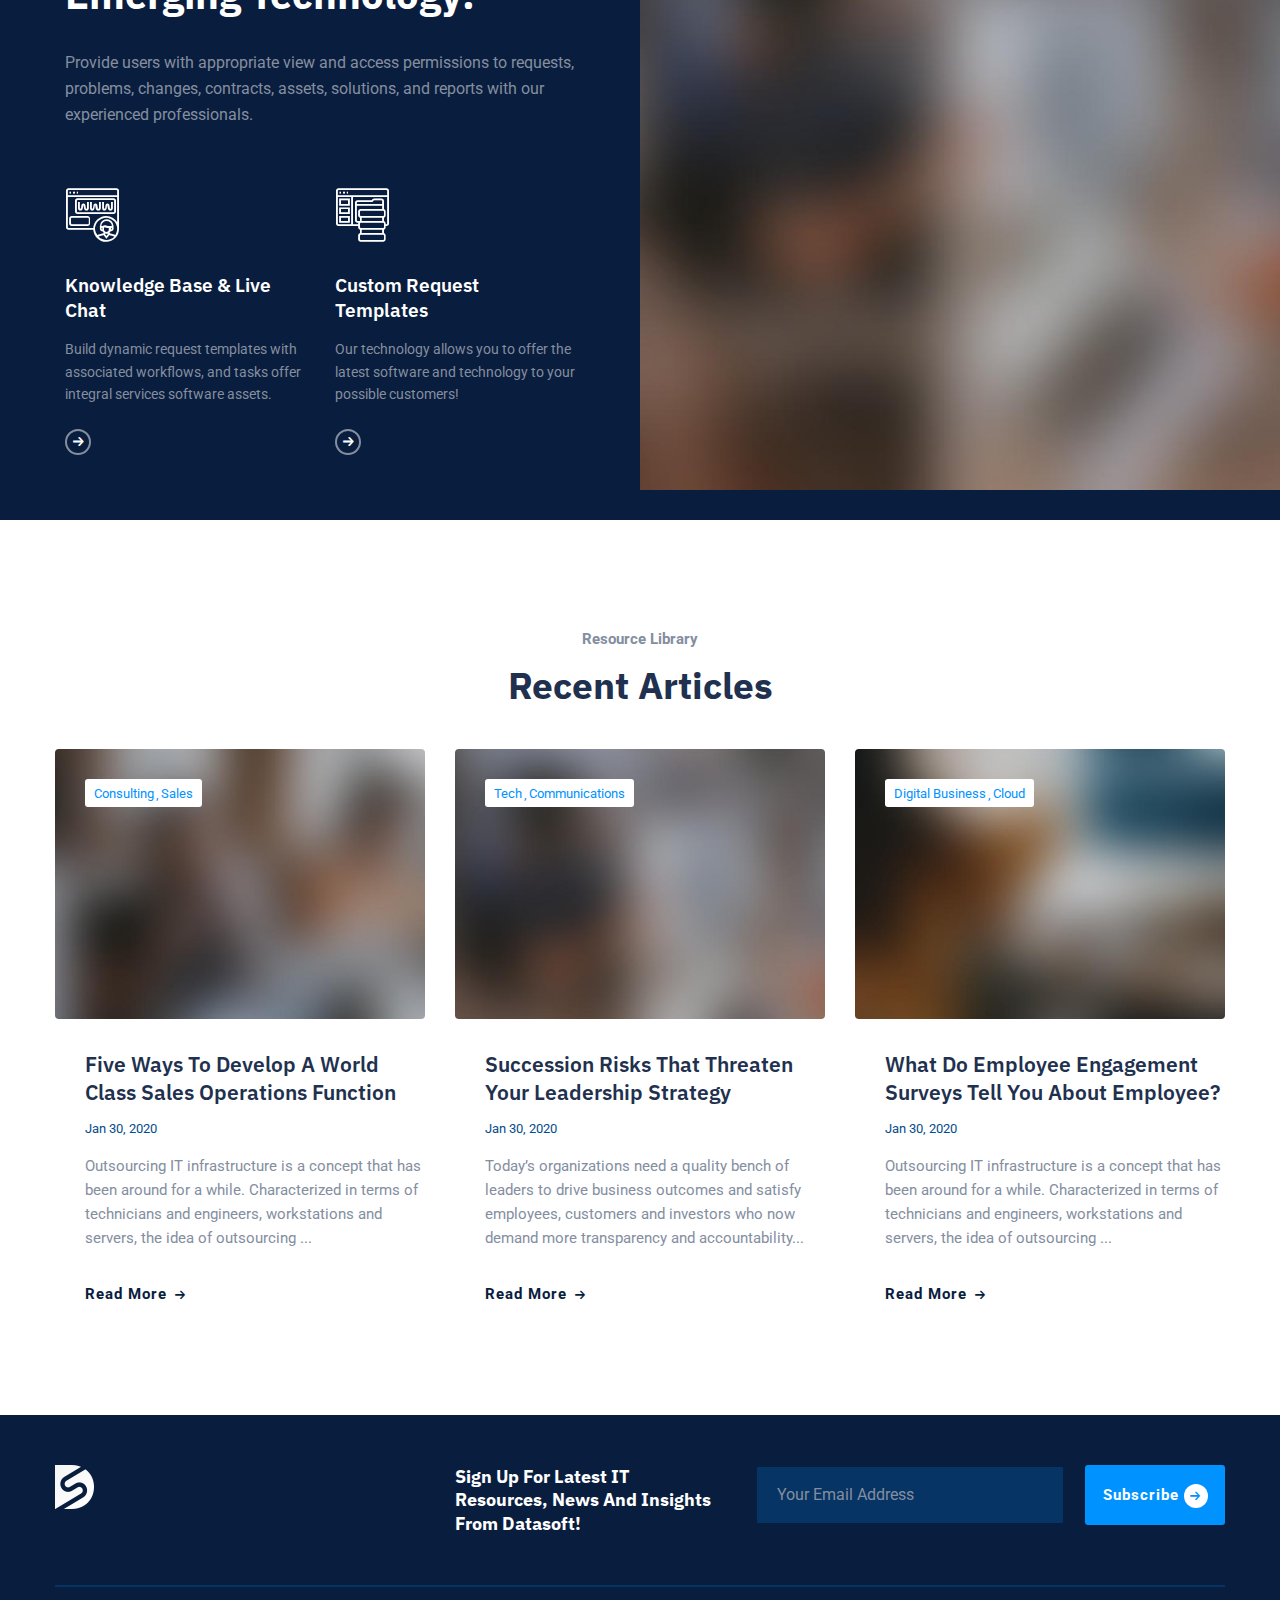
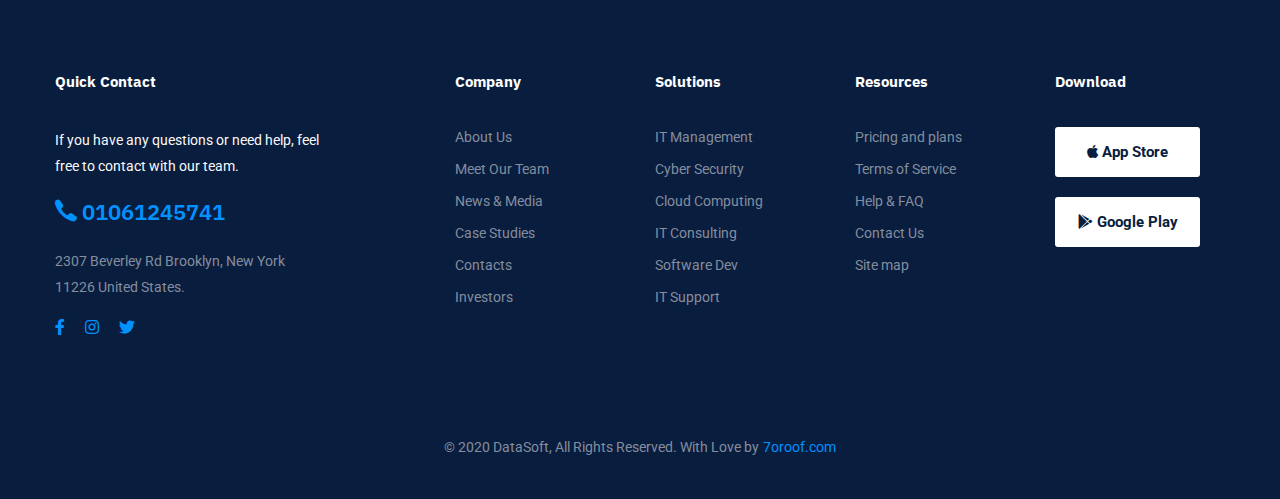
<file: DataSoft/awards.html>
<!DOCTYPE html>
<html lang="en">

<head>
  <meta charset="UTF-8" />
  <meta name="viewport" content="width=device-width, initial-scale=1.0" />
  <meta http-equiv="X-UA-Compatible" content="ie=edge" />
  <meta name="description" content="DataSoft  IT Solutions &  Services Template">
  <link href="assets/images/favicon/favicon.png" rel="icon">
  <title>DataSoft IT Solutions & Services Template</title>

  <link rel="stylesheet"
    href="https://fonts.googleapis.com/css2?family=IBM+Plex+Sans:wght@400;500;600;700&family=Roboto:wght@400;700&display=swap">
  <link rel="stylesheet" href="https://use.fontawesome.com/releases/v5.1.1/css/all.css">
  <link rel="stylesheet" href="assets/css/libraries.css">
  <link rel="stylesheet" href="assets/css/style.css">
</head>

<body>
  <div class="wrapper">
    <div class="preloader">
      <div class="loading"><span></span><span></span><span></span><span></span></div>
    </div><!-- /.preloader -->

    <!-- =========================
        Header
    =========================== -->
    <header class="header header-transparent header-full">
      <nav class="navbar navbar-expand-lg sticky-navbar">
        <div class="container">
          <a class="navbar-brand" href="index.html">
            <img src="assets/images/logo/logo-light.png" class="logo-light" alt="logo">
            <img src="assets/images/logo/logo-dark.png" class="logo-dark" alt="logo">
          </a>
          <button class="navbar-toggler" type="button">
            <span class="menu-lines"><span></span></span>
          </button>
          <div class="header__top-right">
            <ul class="list-unstyled d-flex justify-content-end align-items-center mb-0">
              <li>
                <div class="dropdown lang-dropdown">
                  <button class="dropdown-toggle lang-dropdown-toggle" id="langDropdown" data-toggle="dropdown">
                    <i class="icon-map"></i><span>English</span>
                  </button>
                  <div class="dropdown-menu" aria-labelledby="langDropdown">
                    <a class="dropdown-item" href="#">Spain</a>
                    <a class="dropdown-item" href="#">France</a>
                  </div>
                </div>
              </li>
              <li>
                <ul class="navbar-actions list-unstyled mb-0 d-flex align-items-center">
                  <li class="d-none d-xl-block">
                    <a href="request-quote.html" class="btn action__btn-contact">Request A Quote</a>
                  </li>
                  <li>
                    <button class="action__btn action__btn-login open-login-popup">
                      <i class="icon-user"></i><span>Login</span>
                    </button>
                  </li>
                </ul><!-- /.navbar-actions -->
              </li>
            </ul>
          </div><!-- /.header-top-right -->
          <div class="collapse navbar-collapse" id="mainNavigation">
            <ul class="navbar-nav ml-auto">
              <li class="nav__item has-dropdown">
                <a href="#" data-toggle="dropdown" class="dropdown-toggle nav__item-link">Home</a>
                <ul class="dropdown-menu">
                  <li class="nav__item">
                    <a href="index.html" class="nav__item-link">Home Main</a>
                  </li><!-- /.nav-item -->
                  <li class="nav__item">
                    <a href="home-modern.html" class="nav__item-link">Home Modern</a>
                  </li><!-- /.nav-item -->
                  <li class="nav__item">
                    <a href="home-classic.html" class="nav__item-link">Home Classic</a>
                  </li><!-- /.nav-item -->
                </ul><!-- /.dropdown-menu -->
              </li><!-- /.nav-item -->
              <li class="nav__item has-dropdown">
                <a href="#" data-toggle="dropdown" class="dropdown-toggle nav__item-link">Company</a>
                <ul class="dropdown-menu">
                  <li class="nav__item">
                    <a href="about-us.html" class="nav__item-link">About Us</a>
                  </li><!-- /.nav-item -->
                  <li class="nav__item">
                    <a href="why-us.html" class="nav__item-link">Why Choose Us</a>
                  </li><!-- /.nav-item -->
                  <li class="nav__item">
                    <a href="leadership-team.html" class="nav__item-link">Leadership Team</a>
                  </li><!-- /.nav-item -->
                  <li class="nav__item">
                    <a href="awards.html" class="nav__item-link">Award & Recognition</a>
                  </li><!-- /.nav-item -->
                  <li class="nav__item">
                    <a href="pricing.html" class="nav__item-link">Pricing & Plans</a>
                  </li><!-- /.nav-item -->
                  <li class="nav__item">
                    <a href="faqs.html" class="nav__item-link">Help & FAQs</a>
                  </li> <!-- /.nav-item -->
                  <li class="nav__item">
                    <a href="careers.html" class="nav__item-link">Careers</a>
                  </li><!-- /.nav-item -->
                </ul><!-- /.dropdown-menu -->
              </li><!-- /.nav-item -->
              <li class="nav__item has-dropdown">
                <a href="#" data-toggle="dropdown" class="dropdown-toggle nav__item-link">IT Solutions</a>
                <ul class="dropdown-menu wide-dropdown-menu">
                  <li class="nav__item">
                    <div class="row mx-0">
                      <div class="col-sm-6 dropdown-menu-col">
                        <a href="it-solutions.html" class="nav__item-link dropdown-menu-title">IT Solutions</a>
                        <ul class="nav flex-column">
                          <li class="nav__item"><a class="nav__item-link" href="it-solutions-single.html">IT
                              Management</a>
                          </li> <!-- /.nav-item -->
                          <li class="nav__item"><a class="nav__item-link" href="it-solutions-single.html">Cyber
                              Security</a>
                          </li> <!-- /.nav-item -->
                          <li class="nav__item"><a class="nav__item-link" href="it-solutions-single.html">Cloud
                              Computing</a>
                          </li> <!-- /.nav-item -->
                          <li class="nav__item"><a class="nav__item-link" href="it-solutions-single.html">IT
                              Consulting</a>
                          </li> <!-- /.nav-item -->
                          <li class="nav__item"><a class="nav__item-link" href="it-solutions-single.html">Software
                              Dev</a>
                          </li> <!-- /.nav-item -->
                          <li class="nav__item"><a class="nav__item-link" href="it-solutions-single.html">IT Support</a>
                          </li>
                          <!-- /.nav-item -->
                        </ul>
                      </div><!-- /.col-sm-6 -->
                      <div class="col-sm-6 dropdown-menu-col">
                        <a href="industries.html" class="nav__item-link dropdown-menu-title">Industries</a>
                        <ul class="nav flex-column">
                          <li class="nav__item"><a class="nav__item-link"
                              href="industries-single-industry.html">Education,
                              Non-Profit</a></li> <!-- /.nav-item -->
                          <li class="nav__item"><a class="nav__item-link"
                              href="industries-single-industry.html">Accounting,
                              Finance</a></li> <!-- /.nav-item -->
                          <li class="nav__item"><a class="nav__item-link"
                              href="industries-single-industry.html">Government &
                              Public</a></li> <!-- /.nav-item -->
                          <li class="nav__item"><a class="nav__item-link" href="industries-single-industry.html">Energy
                              &
                              Utilities</a></li> <!-- /.nav-item -->
                          <li class="nav__item"><a class="nav__item-link" href="industries-single-industry.html">Legal,
                              Law
                              Firms</a></li> <!-- /.nav-item -->
                          <li class="nav__item"><a class="nav__item-link"
                              href="industries-single-industry.html">Manufacturing</a>
                          </li>
                          <!-- /.nav-item -->
                        </ul>
                      </div><!-- /.col-sm-6 -->
                    </div><!-- /.row -->
                  </li><!-- /.nav-item -->
                </ul><!-- /.dropdown-menu -->
              </li><!-- /.nav-item -->
              <li class="nav__item has-dropdown">
                <a href="#" data-toggle="dropdown" class="dropdown-toggle nav__item-link">Case Studies</a>
                <ul class="dropdown-menu">
                  <li class="nav__item">
                    <a href="case-studies-grid.html" class="nav__item-link">Case Studies Grid</a>
                  </li><!-- /.nav-item -->
                  <li class="nav__item">
                    <a href="case-studies-modern.html" class="nav__item-link">Case Studies Modern</a>
                  </li><!-- /.nav-item -->
                  <li class="nav__item">
                    <a href="case-studies-classic.html" class="nav__item-link">Case Studies Classic</a>
                  </li><!-- /.nav-item -->
                  <li class="nav__item">
                    <a href="case-studies-single.html" class="nav__item-link">Single Case Study</a>
                  </li><!-- /.nav-item -->
                </ul><!-- /.dropdown-menu -->
              </li><!-- /.nav-item -->
              <li class="nav__item has-dropdown">
                <a href="#" data-toggle="dropdown" class="dropdown-toggle nav__item-link active">Blog</a>
                <ul class="dropdown-menu">
                  <li class="nav__item">
                    <a href="blog.html" class="nav__item-link">Our Blog</a>
                  </li><!-- /.nav-item -->
                  <li class="nav__item">
                    <a href="blog-single-post.html" class="nav__item-link">Single Blog Post</a>
                  </li><!-- /.nav-item -->
                </ul><!-- /.dropdown-menu -->
              </li><!-- /.nav-item -->
              <li class="nav__item has-dropdown">
                <a href="#" data-toggle="dropdown" class="dropdown-toggle nav__item-link">Features</a>
                <ul class="dropdown-menu">
                  <li class="nav__item">
                    <a href="coming-soon.html" class="nav__item-link">Coming Soon</a>
                  </li><!-- /.nav-item -->
                  <li class="nav__item">
                    <a href="404.html" class="nav__item-link">404 Page</a>
                  </li><!-- /.nav-item -->
                  <li class="nav__item">
                    <a href="#" class="nav__item-link  open-register-popup">Register</a>
                  </li><!-- /.nav-item -->
                  <li class="nav__item">
                    <a href="#" class="nav__item-link  open-login-popup">Login</a>
                  </li><!-- /.nav-item -->
                </ul><!-- /.dropdown-menu -->
              </li><!-- /.nav-item -->
              <li class="nav__item">
                <a href="contact-us.html" class="nav__item-link">Contacts</a>
              </li><!-- /.nav-item -->
            </ul><!-- /.navbar-nav -->
            <button class="close-mobile-menu d-block d-lg-none"><i class="fas fa-times"></i></button>
          </div><!-- /.navbar-collapse -->
          <div class="d-flex align-items-center">
            <a href="#" class="action__btn action__btn-search ml-30"><i class="icon-search"></i></a>
          </div>
        </div><!-- /.container -->
      </nav><!-- /.navabr -->
    </header><!-- /.Header -->

    <!-- ========================
       page title 
    =========================== -->
    <section class="page-title page-title-layout1 text-center bg-overlay bg-overlay-gradient bg-parallax">
      <div class="bg-img"><img src="assets/images/page-titles/4.jpg" alt="background"></div>
      <div class="container">
        <div class="row">
          <div class="col-sm-12 col-md-12 col-lg-12 col-xl-6 offset-xl-3">
            <h1 class="pagetitle__heading">Awards</h1>
            <p class="pagetitle__desc">We are experienced professionals who understand that It services is changing, and
              are true partners who care about your success.
            </p>
          </div><!-- /.col-xl-6 -->
        </div><!-- /.row -->
      </div><!-- /.container -->
    </section><!-- /.page-title -->

    <!-- ========================
      Secondary Nav
    =========================== -->
    <section class="secondary-nav sticky-top py-0">
      <div class="container">
        <div class="row">
          <div class="col-12">
            <nav class="nav nav-tabs justify-content-center">
              <a href="about-us.html" class="nav__link">About Us</a>
              <a href="why-us.html" class="nav__link">Why Choose Us</a>
              <a href="leadership-team.html" class="nav__link">Leadership Team</a>
              <a href="awards.html" class="nav__link active">Awards & Recognition</a>
              <a href="pricing.html" class="nav__link">Pricing & Plans</a>
              <a href="faqs.html" class="nav__link">Help & FAQs</a>
              <a href="careers.html" class="nav__link">Careers</a>
            </nav>
          </div><!-- /.col-12 -->
        </div><!-- /.row -->
      </div><!-- /.container -->
    </section><!-- /.Secondary Nav -->

    <!-- =========================
      Awards
      =========================== -->
    <section class="awards">
      <div class="container">
        <div class="row">
          <div class="col-sm-12 col-md-12 col-l-12 col-xl-6 offset-xl-2">
            <div class="heading mb-50">
              <h2 class="heading__subtitle">Our awards and recognitions</h2>
              <h3 class="heading__title mb-50">Trusted By The World's Best Organizations Over The Globe!</h3>
            </div>
          </div><!-- /.col-xl-6 -->
        </div><!-- /.row -->
        <div class="row">
          <div class="col-sm-6 col-md-6 col-lg-3">
            <!-- fancybox item #1 -->
            <div class="fancybox-item">
              <div class="fancybox__icon__img">
                <img src="assets/images/awards/icons/1.png" alt="icon">
              </div><!-- /.fancybox__icon__img -->
              <div class="fancybox__content">
                <h4 class="fancybox__title">CSS Design Award</h4>
                <p class="fancybox__desc">A web design & development award platform for digital folk, UI/UX peeps
                  and inspiring leaders of the web.
                </p>
              </div><!-- /.fancybox-content -->
            </div><!-- /.fancybox-item -->
          </div><!-- /.col-lg-3 -->
          <div class="col-sm-6 col-md-6 col-lg-3">
            <!-- fancybox item #2 -->
            <div class="fancybox-item">
              <span class="pinned-ribbon"></span>
              <div class="fancybox__icon__img">
                <img src="assets/images/awards/icons/2.png" alt="icon">
              </div><!-- /.fancybox__icon__img -->
              <div class="fancybox__content">
                <h4 class="fancybox__title">W3 Design Award</h4>
                <p class="fancybox__desc">Awards celebrates digital by honoring outstanding Websites, Web
                  Marketing, Video, Sites, Apps & Social content.
                </p>
              </div><!-- /.fancybox-content -->
            </div><!-- /.fancybox-item -->
          </div><!-- /.col-lg-3 -->
          <div class="col-sm-6 col-md-6 col-lg-3">
            <!-- fancybox item #3 -->
            <div class="fancybox-item">
              <div class="fancybox__icon__img">
                <img src="assets/images/awards/icons/3.png" alt="icon">
              </div><!-- /.fancybox__icon__img -->
              <div class="fancybox__content">
                <h4 class="fancybox__title">The FWA Award</h4>
                <p class="fancybox__desc">Showcasing innovation every day since 2000, our mission is to showcase
                  cutting edge creativity, regardless
                </p>
              </div><!-- /.fancybox-content -->
            </div><!-- /.fancybox-item -->
          </div><!-- /.col-lg-3 -->
          <div class="col-sm-6 col-md-6 col-lg-3">
            <!-- fancybox item #4 -->
            <div class="fancybox-item">
              <div class="fancybox__icon__img">
                <img src="assets/images/awards/icons/4.png" alt="icon">
              </div><!-- /.fancybox__icon__img -->
              <div class="fancybox__content">
                <h4 class="fancybox__title">WWW Awards</h4>
                <p class="fancybox__desc">The awards that recognize the talent and effort of the best web
                  designers, developers and agencies in the world.
                </p>
              </div><!-- /.fancybox-content -->
            </div><!-- /.fancybox-item -->
          </div><!-- /.col-lg-3 -->
        </div><!-- /.row -->
        <div class="row">
          <div class="col-12 text-center">
            <p class="text__link mb-0">Working hard to earn our customers’ trust.
              <a href="industries.html" class="btn btn__secondary btn__link mx-1">
                <span>Get Started!</span> <i class="icon-arrow-right icon-outlined"></i>
              </a>
            </p>
          </div><!-- /.col-12 -->
        </div><!-- /.row -->
      </div><!-- /.container -->
    </section><!-- /.Awards -->

    <!-- =========================
       Banner layout 2
      =========================== -->
    <section class="banner-layout2 py-0 bg-secondary">
      <div class="container-fluid px-0">
        <div class="row row-no-gutter align-items-center">
          <div class="col-sm-12 col-md-12 col-lg-6">
            <div class="banner-text inner-padding">
              <div class="heading-layout2 mb-60">
                <h2 class="heading__subtitle">Keep Your Business Safe & Ensure High Availability.</h2>
                <h3 class="heading__title color-white mb-30">Consultative Approach On Emerging Technology!</h3>
                <p class="heading__desc">Provide users with appropriate view and access permissions to requests,
                  problems, changes, contracts, assets, solutions, and reports with our experienced professionals.
                </p>
              </div><!-- /.heading -->
              <div class="row fancybox-light">
                <div class="col-sm-6">
                  <!-- fancybox item #1 -->
                  <div class="fancybox-item">
                    <div class="fancybox__icon">
                      <i class="icon-website"></i>
                    </div><!-- /.fancybox__icon -->
                    <div class="fancybox__content">
                      <h4 class="fancybox__title">Knowledge Base & Live Chat</h4>
                      <p class="fancybox__desc">Build dynamic request templates with associated workflows, and tasks
                        offer integral services software assets.</p>
                      <a href="#"><i class="icon-arrow-right icon-outlined"></i></a>
                    </div><!-- /.fancybox-content -->
                  </div><!-- /.fancybox-item -->
                </div><!-- /.col-lg-3 -->
                <div class="col-sm-6">
                  <!-- fancybox item #2 -->
                  <div class="fancybox-item">
                    <div class="fancybox__icon">
                      <i class="icon-Primary"></i>
                    </div><!-- /.fancybox__icon -->
                    <div class="fancybox__content">
                      <h4 class="fancybox__title">Custom Request Templates</h4>
                      <p class="fancybox__desc">Our technology allows you to offer the latest software and technology to
                        your possible customers!
                      </p>
                      <a href="#"><i class="icon-arrow-right icon-outlined"></i></a>
                    </div><!-- /.fancybox-content -->
                  </div><!-- /.fancybox-item -->
                </div><!-- /.col-lg-3 -->
              </div><!-- /.row -->
            </div>
          </div><!-- /.col-xl-6 -->
          <div class="col-sm-12 col-md-12 col-lg-6">
            <div class="banner-img">
              <img src="assets/images/banners/3.jpg" alt="banner" class="w-100">
            </div>
          </div><!-- /.col-xl-6 -->
        </div><!-- /.row -->
      </div><!-- /.container -->
    </section><!-- /.Banner layout 2 -->

    <!-- ======================
      Blog Grid
    ========================= -->
    <section class="blog-grid pb-50">
      <div class="container">
        <div class="row">
          <div class="col-sm-12 col-md-12 col-lg-6 offset-lg-3">
            <div class="heading text-center mb-40">
              <h2 class="heading__subtitle">Resource Library</h2>
              <h3 class="heading__title">Recent Articles</h3>
            </div><!-- /.heading -->
          </div><!-- /.col-lg-6 -->
        </div><!-- /.row -->
        <div class="row">
          <!-- Blog Item #1 -->
          <div class="col-sm-12 col-md-6 col-lg-4">
            <div class="post-item">
              <div class="post__img">
                <a href="blog-single-post.html">
                  <img src="assets/images/blog/grid/1.jpg" alt="blog image">
                </a>
              </div><!-- /.blog-img -->
              <div class="post__body">
                <div class="post__meta-cat">
                  <a href="#">Consulting</a><a href="#">Sales</a>
                </div><!-- /.blog-meta-cat -->
                <h4 class="post__title"><a href="#">Five Ways to Develop a World Class Sales Operations
                    Function</a>
                </h4>
                <div class="post__meta">
                  <span class="post__meta-date">Jan 30, 2020</span>
                </div>
                <p class="post__desc">Outsourcing IT infrastructure is a concept that has been around for a while.
                  Characterized in terms of technicians and engineers, workstations and servers, the idea of outsourcing
                  ...
                </p>
                <a href="blog-single-post.html" class="btn btn__secondary btn__link">
                  <span>Read More</span>
                  <i class="icon-arrow-right"></i>
                </a>
              </div><!-- /.blog-content -->
            </div><!-- /.post-item -->
          </div><!-- /.col-lg-4 -->
          <!-- Blog Item #2 -->
          <div class="col-sm-12 col-md-6 col-lg-4">
            <div class="post-item">
              <div class="post__img">
                <a href="blog-single-post.html">
                  <img src="assets/images/blog/grid/2.jpg" alt="blog image">
                </a>
              </div><!-- /.blog-img -->
              <div class="post__body">
                <div class="post__meta-cat">
                  <a href="#">Tech</a><a href="#">Communications</a>
                </div><!-- /.blog-meta-cat -->
                <h4 class="post__title"><a href="#">Succession Risks That Threaten Your Leadership Strategy</a>
                </h4>
                <div class="post__meta">
                  <span class="post__meta-date">Jan 30, 2020</span>
                </div>
                <p class="post__desc">Today’s organizations need a quality bench of leaders to drive business
                  outcomes and satisfy employees, customers and investors who now demand more transparency and
                  accountability...
                </p>
                <a href="blog-single-post.html" class="btn btn__secondary btn__link">
                  <span>Read More</span>
                  <i class="icon-arrow-right"></i>
                </a>
              </div><!-- /.blog-content -->
            </div><!-- /.post-item -->
          </div><!-- /.col-lg-4 -->
          <!-- Blog Item #3 -->
          <div class="col-sm-12 col-md-6 col-lg-4">
            <div class="post-item">
              <div class="post__img">
                <a href="blog-single-post.html">
                  <img src="assets/images/blog/grid/3.jpg" alt="blog image">
                </a>
              </div><!-- /.blog-img -->
              <div class="post__body">
                <div class="post__meta-cat">
                  <a href="#">Digital Business</a><a href="#">Cloud</a>
                </div><!-- /.blog-meta-cat -->
                <h4 class="post__title"><a href="#">What Do Employee Engagement Surveys Tell You About
                    Employee?</a>
                </h4>
                <div class="post__meta">
                  <span class="post__meta-date">Jan 30, 2020</span>
                </div>
                <p class="post__desc">Outsourcing IT infrastructure is a concept that has been around for a while.
                  Characterized in terms of technicians and engineers, workstations and servers, the idea of outsourcing
                  ...
                </p>
                <a href="blog-single-post.html" class="btn btn__secondary btn__link">
                  <span>Read More</span>
                  <i class="icon-arrow-right"></i>
                </a>
              </div><!-- /.blog-content -->
            </div><!-- /.post-item -->
          </div><!-- /.col-lg-4 -->
        </div><!-- /.row -->
      </div><!-- /.container -->
    </section><!-- /.blog Grid -->

    <!-- ========================
      Footer
    ========================== -->
    <footer class="footer bg-secondary">
      <div class="container">
        <div class="footer-top pt-50 pb-30">
          <div class="row">
            <div class="col-sm-4 col-md-2 col-lg-4">
              <img src="assets/images/logo/logo-light-small.png" alt="logo" class="mb-30">
            </div><!-- /.col-lg-2 -->
            <div class="col-sm-8 col-md-4 col-lg-3">
              <h6 class="footer-top__title">Sign up for latest IT resources,
                news and insights from Datasoft!</h6>
            </div><!-- /.col-lg-3 -->
            <div class="col-sm-12 col-md-6 col-lg-5">
              <form class="footer-form d-flex mb-0">
                <input type="text" class="form-control mr-20" placeholder="Your Email Address">
                <button type="submit" class="btn btn__primary btn__primary-style2">
                  <span>Subscribe</span>
                  <i class="icon-arrow-right"></i>
                </button>
              </form>
            </div><!-- /.col-lg-6 -->
          </div><!-- /.row -->
        </div><!-- /.footer-top -->
        <div class="footer-primary">
          <div class="row">
            <div class="col-sm-12 col-md-12 col-lg-3 footer-widget footer-widget-about">
              <div class="footer-widget__content">
                <div class="contact-info">
                  <h6 class="footer-widget__title">Quick Contact</h6>
                  <ul class="contact-list list-unstyled">
                    <li class="color-gray">If you have any questions or need help, feel free to contact with our team.
                    </li>
                    <li class="mt-20 mb-20">
                      <a href="tel:01061245741" class="phone-number">
                        <i class="icon-phone"></i> <span>01061245741</span>
                      </a>
                    </li>
                    <li class="color-body">2307 Beverley Rd Brooklyn, New York 11226 United States.</li>
                  </ul>
                </div><!-- /.contact-info -->
                <ul class="social-icons list-unstyled mb-0">
                  <li><a href="#"><i class="fab fa-facebook-f"></i></a></li>
                  <li><a href="#"><i class="fab fa-instagram"></i></a></li>
                  <li><a href="#"><i class="fab fa-twitter"></i></a></li>
                </ul><!-- /.social-icons -->
              </div><!-- /.footer-widget__content -->
            </div><!-- /.col-xl-2 -->
            <div class="col-sm-6 col-md-6 col-lg-2 offset-lg-1 footer-widget footer-widget-nav">
              <h6 class="footer-widget__title">Company</h6>
              <div class="footer-widget__content">
                <nav>
                  <ul class="list-unstyled">
                    <li><a href="about-us.html">About Us</a></li>
                    <li><a href="leadership-team.html">Meet Our Team</a></li>
                    <li><a href="blog.html">News & Media</a></li>
                    <li><a href="projects-grid.html">Case Studies</a></li>
                    <li><a href="contacs.html">Contacts</a></li>
                    <li><a href="#">Investors</a></li>
                  </ul>
                </nav>
              </div><!-- /.footer-widget__content -->
            </div><!-- /.col-lg-2 -->
            <div class="col-sm-6 col-md-6 col-lg-2 footer-widget footer-widget-nav">
              <h6 class="footer-widget__title">Solutions</h6>
              <div class="footer-widget__content">
                <nav>
                  <ul class="list-unstyled">
                    <li><a href="#">IT Management</a></li>
                    <li><a href="#">Cyber Security</a></li>
                    <li><a href="#">Cloud Computing</a></li>
                    <li><a href="#">IT Consulting</a></li>
                    <li><a href="#">Software Dev</a></li>
                    <li><a href="#">IT Support</a></li>
                  </ul>
                </nav>
              </div><!-- /.footer-widget__content -->
            </div><!-- /.col-lg-2 -->
            <div class="col-sm-6 col-md-6 col-lg-2 footer-widget footer-widget-nav">
              <h6 class="footer-widget__title">Resources</h6>
              <div class="footer-widget__content">
                <nav>
                  <ul class="list-unstyled">
                    <li><a href="pricing.html">Pricing and plans</a></li>
                    <li><a href="#">Terms of Service</a></li>
                    <li><a href="faqs.html">Help & FAQ</a></li>
                    <li><a href="contacs.html">Contact Us</a></li>
                    <li><a href="#">Site map</a></li>
                  </ul>
                </nav>
              </div><!-- /.footer-widget__content -->
            </div><!-- /.col-lg-2 -->
            <div class="col-sm-6 col-md-6 col-lg-2 footer-widget footer-widget-nav">
              <h6 class="footer-widget__title">Download</h6>
              <div class="footer-widget__content">
                <a href="#" class="btn btn__white btn__download mb-20">
                  <i class="fab fa-apple"></i>
                  <span>App Store</span>
                </a>
                <a href="#" class="btn btn__white btn__download mb-20">
                  <i class="fab fa-google-play"></i>
                  <span>Google Play</span>
                </a>
              </div><!-- /.footer-widget__content -->
            </div><!-- /.col-lg-2 -->
          </div><!-- /.row -->
        </div><!-- /.footer-primary -->
        <div class="row">
          <div class="col-sm-12 col-md-12 col-lg-12 text-center pb-40">
            <span class="fz-14">&copy; 2020 DataSoft, All Rights Reserved. With Love by</span>
            <a class="fz-14 color-primary" href="http://themeforest.net/user/7oroof">7oroof.com</a>
          </div><!-- /.col-lg-12 -->
        </div><!-- /.row -->
      </div><!-- /.container -->
    </footer><!-- /.Footer -->
    <button id="scrollTopBtn"><i class="fas fa-long-arrow-alt-up"></i></button>

    <div class="login-popup" id="login-popup">
      <div class="login-popup-wrapper">
        <form class="login-popup__form">
          <h3 class="login-popup__title">Login!</h3>
          <p class="login-popup__desc">Connect, organize and get things done to keep your IT business safe.</p>
          <div class="form-group mb-20">
            <i class="icon-mail input-icon"></i>
            <input type="text" class="form-control" placeholder="Email">
          </div>
          <div class="form-group mb-20">
            <i class="icon-lock input-icon"></i>
            <input type="password" class="form-control" placeholder="********">
          </div>
          <div class="d-flex align-items-center justify-content-between mb-20">
            <div class="custom-control custom-checkbox d-flex align-items-center">
              <input type="checkbox" class="custom-control-input" id="customCheck1">
              <label class="custom-control-label" for="customCheck1">Remember Me!</label>
            </div>
            <a href="#" class="fz-14 font-weight-bold color-secondary">Forget Password?</a>
          </div>
          <button type="submit" class="btn btn__primary btn__block btn__xl">
            <span>Login</span>
            <i class="icon-arrow-right"></i>
          </button>
        </form>
        <div class="d-flex justify-content-center align-items-center mt-20">
          <span class="color-white fz-14 font-weight-bold">Don’t Have An Account?</span>
          <button id="go-register" class="go-register fz-14 font-weight-bold">
            <span>Register Here</span><i class="icon-arrow-right"></i>
          </button>
        </div>
      </div>
    </div><!-- /.login-popup -->

    <div class="login-popup" id="register-popup">
      <div class="login-popup-wrapper">
        <form class="login-popup__form">
          <h3 class="login-popup__title">Register!</h3>
          <p class="login-popup__desc">Connect, organize and get things done to keep your IT business safe.</p>
          <div class="form-group mb-20">
            <i class="icon-mail input-icon"></i>
            <input type="text" class="form-control" placeholder="Email">
          </div>
          <div class="form-group mb-20">
            <i class="icon-lock input-icon"></i>
            <input type="password" class="form-control" placeholder="********">
          </div>
          <div class="d-flex align-items-center justify-content-between mb-20">
            <div class="custom-control custom-checkbox d-flex align-items-center">
              <input type="checkbox" class="custom-control-input" id="customCheck2">
              <label class="custom-control-label" for="customCheck2">I read & agree to <a href="#">Terms &
                  Conditions</a></label>
            </div>
          </div>
          <button type="submit" class="btn btn__primary btn__block btn__xl">
            <span>Register</span>
            <i class="icon-arrow-right"></i>
          </button>
        </form>
        <div class="d-flex justify-content-center align-items-center mt-20">
          <span class="color-white fz-14 font-weight-bold">Have An Account?</span>
          <button id="go-login" class="go-login fz-14 font-weight-bold">
            <span>Login Here</span><i class="icon-arrow-right"></i>
          </button>
        </div>
      </div>
    </div><!-- /.login-popup -->

    <div class="search-popup">
      <button type="button" class="search-popup__close"><i class="fas fa-times"></i></button>
      <form class="search-popup__form">
        <input type="text" class="search-popup__form__input" placeholder="Type Words Then Enter">
        <button class="search-popup__btn"><i class="icon-search"></i></button>
      </form>
    </div><!-- /. search-popup -->
  </div><!-- /.wrapper -->

  <script src="assets/js/jquery-3.5.1.min.js"></script>
  <script src="assets/js/plugins.js"></script>
  <script src="assets/js/main.js"></script>
</body>

</html>
</file>
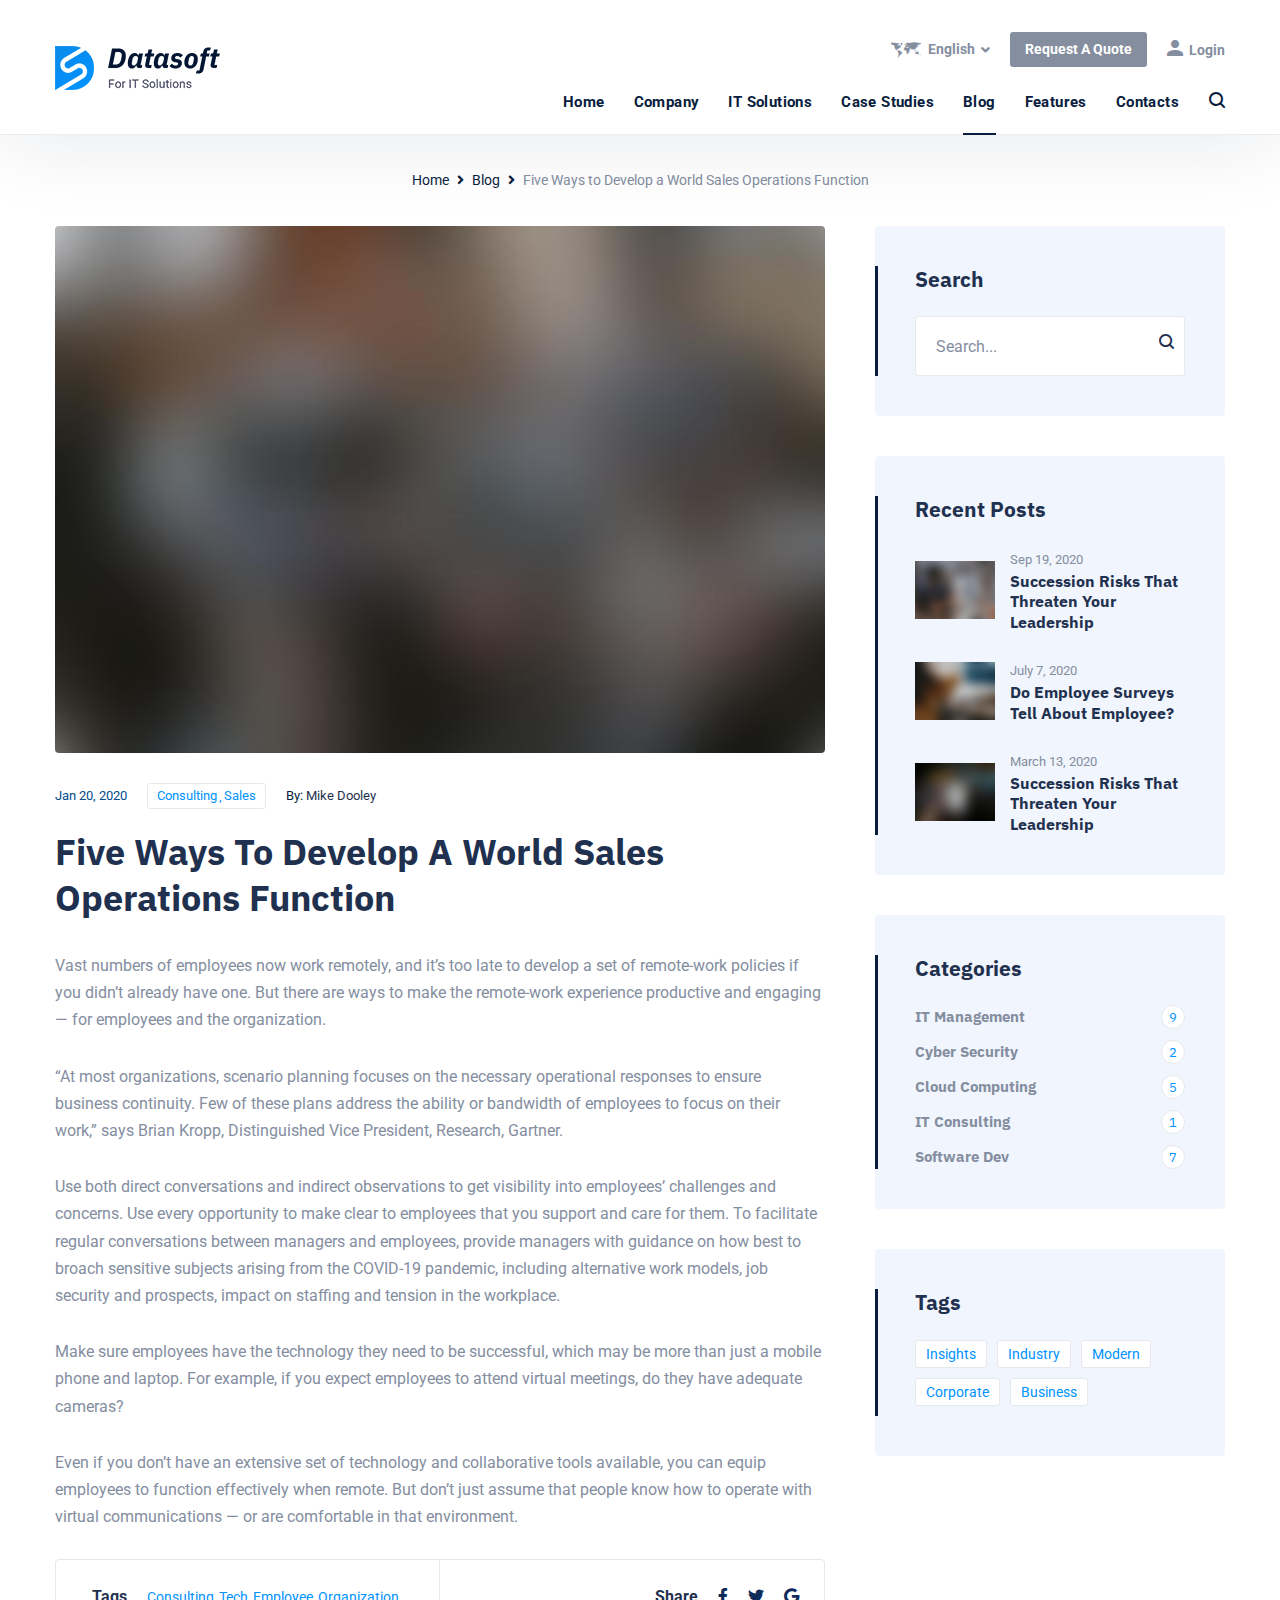
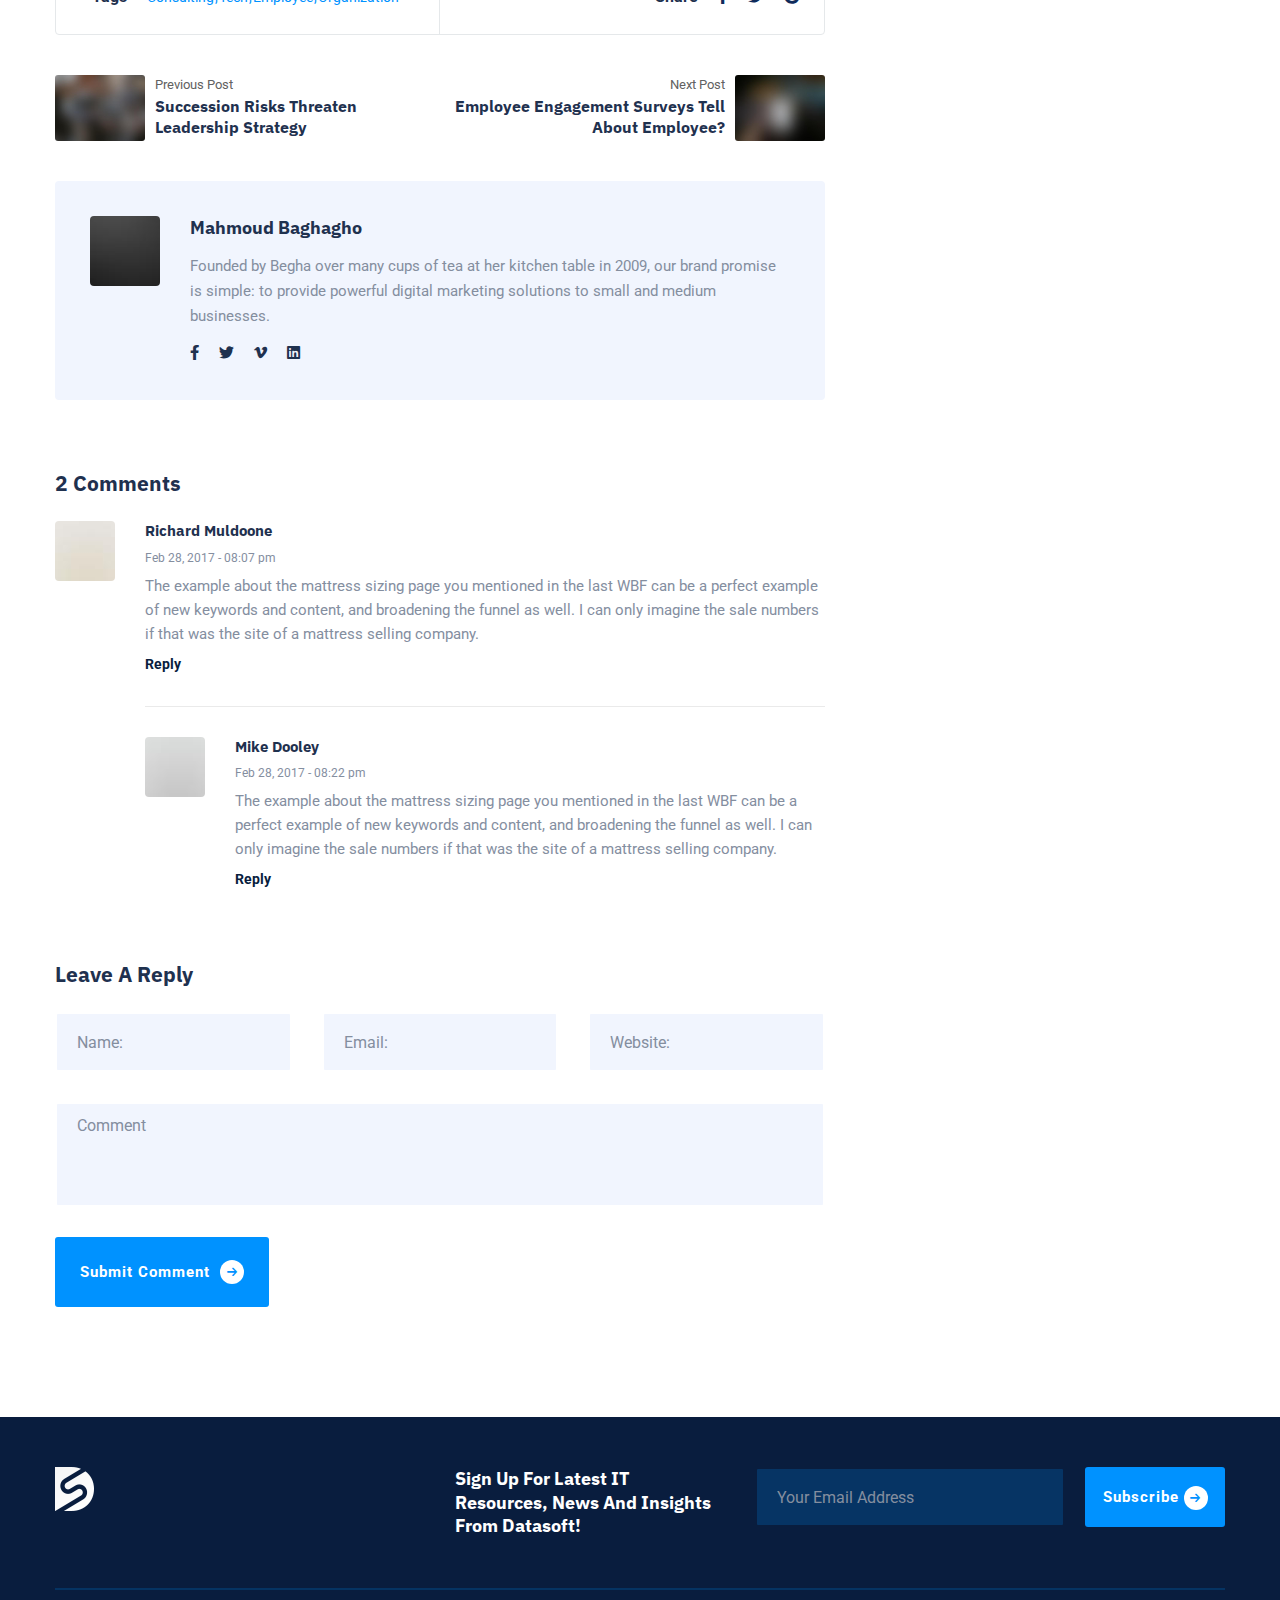
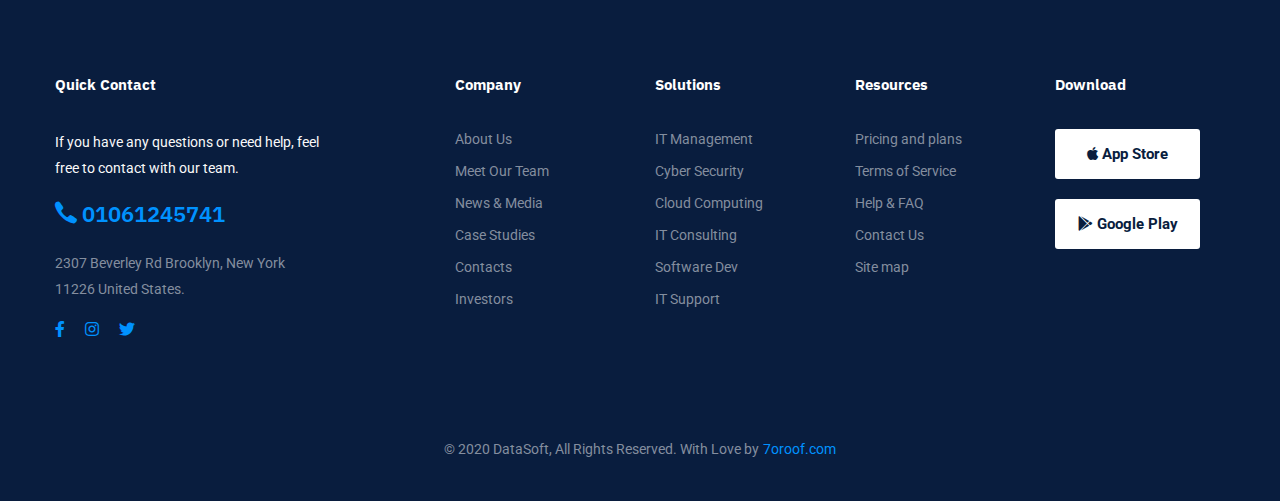
<file: DataSoft/blog-single-post.html>
<!DOCTYPE html>
<html lang="en">

<head>
  <meta charset="UTF-8" />
  <meta name="viewport" content="width=device-width, initial-scale=1.0" />
  <meta http-equiv="X-UA-Compatible" content="ie=edge" />
  <meta name="description" content="DataSoft  IT Solutions &  Services Template">
  <link href="assets/images/favicon/favicon.png" rel="icon">
  <title>DataSoft IT Solutions & Services Template</title>

  <link rel="stylesheet"
    href="https://fonts.googleapis.com/css2?family=IBM+Plex+Sans:wght@400;500;600;700&family=Roboto:wght@400;700&display=swap">
  <link rel="stylesheet" href="https://use.fontawesome.com/releases/v5.1.1/css/all.css">
  <link rel="stylesheet" href="assets/css/libraries.css">
  <link rel="stylesheet" href="assets/css/style.css">
</head>

<body>
  <div class="wrapper">
    <div class="preloader">
      <div class="loading"><span></span><span></span><span></span><span></span></div>
    </div><!-- /.preloader -->

    <!-- =========================
        Header 
    =========================== -->
    <header class="header header-light header-full">
      <nav class="navbar navbar-expand-lg sticky-navbar">
        <div class="container">
          <a class="navbar-brand" href="index.html">
            <img src="assets/images/logo/logo-light.png" class="logo-light" alt="logo">
            <img src="assets/images/logo/logo-dark.png" class="logo-dark" alt="logo">
          </a>
          <button class="navbar-toggler" type="button">
            <span class="menu-lines"><span></span></span>
          </button>
          <div class="header__top-right">
            <ul class="list-unstyled d-flex justify-content-end align-items-center mb-0">
              <li>
                <div class="dropdown lang-dropdown">
                  <button class="dropdown-toggle lang-dropdown-toggle" id="langDropdown" data-toggle="dropdown">
                    <i class="icon-map"></i><span>English</span>
                  </button>
                  <div class="dropdown-menu" aria-labelledby="langDropdown">
                    <a class="dropdown-item" href="#">Spain</a>
                    <a class="dropdown-item" href="#">France</a>
                  </div>
                </div>
              </li>
              <li>
                <ul class="navbar-actions list-unstyled mb-0 d-flex align-items-center">
                  <li class="d-none d-xl-block">
                    <a href="request-quote.html" class="btn action__btn-contact">Request A Quote</a>
                  </li>
                  <li>
                    <button class="action__btn action__btn-login open-login-popup">
                      <i class="icon-user"></i><span>Login</span>
                    </button>
                  </li>
                </ul><!-- /.navbar-actions -->
              </li>
            </ul>
          </div><!-- /.header-top-right -->
          <div class="collapse navbar-collapse" id="mainNavigation">
            <ul class="navbar-nav ml-auto">
              <li class="nav__item has-dropdown">
                <a href="#" data-toggle="dropdown" class="dropdown-toggle nav__item-link">Home</a>
                <ul class="dropdown-menu">
                  <li class="nav__item">
                    <a href="index.html" class="nav__item-link">Home Main</a>
                  </li><!-- /.nav-item -->
                  <li class="nav__item">
                    <a href="home-modern.html" class="nav__item-link">Home Modern</a>
                  </li><!-- /.nav-item -->
                  <li class="nav__item">
                    <a href="home-classic.html" class="nav__item-link">Home Classic</a>
                  </li><!-- /.nav-item -->
                </ul><!-- /.dropdown-menu -->
              </li><!-- /.nav-item -->
              <li class="nav__item has-dropdown">
                <a href="#" data-toggle="dropdown" class="dropdown-toggle nav__item-link">Company</a>
                <ul class="dropdown-menu">
                  <li class="nav__item">
                    <a href="about-us.html" class="nav__item-link">About Us</a>
                  </li><!-- /.nav-item -->
                  <li class="nav__item">
                    <a href="why-us.html" class="nav__item-link">Why Choose Us</a>
                  </li><!-- /.nav-item -->
                  <li class="nav__item">
                    <a href="leadership-team.html" class="nav__item-link">Leadership Team</a>
                  </li><!-- /.nav-item -->
                  <li class="nav__item">
                    <a href="awards.html" class="nav__item-link">Award & Recognition</a>
                  </li><!-- /.nav-item -->
                  <li class="nav__item">
                    <a href="pricing.html" class="nav__item-link">Pricing & Plans</a>
                  </li><!-- /.nav-item -->
                  <li class="nav__item">
                    <a href="faqs.html" class="nav__item-link">Help & FAQs</a>
                  </li> <!-- /.nav-item -->
                  <li class="nav__item">
                    <a href="careers.html" class="nav__item-link">Careers</a>
                  </li><!-- /.nav-item -->
                </ul><!-- /.dropdown-menu -->
              </li><!-- /.nav-item -->
              <li class="nav__item has-dropdown">
                <a href="#" data-toggle="dropdown" class="dropdown-toggle nav__item-link">IT Solutions</a>
                <ul class="dropdown-menu wide-dropdown-menu">
                  <li class="nav__item">
                    <div class="row mx-0">
                      <div class="col-sm-6 dropdown-menu-col">
                        <a href="it-solutions.html" class="nav__item-link dropdown-menu-title">IT Solutions</a>
                        <ul class="nav flex-column">
                          <li class="nav__item"><a class="nav__item-link" href="it-solutions-single.html">IT
                              Management</a>
                          </li> <!-- /.nav-item -->
                          <li class="nav__item"><a class="nav__item-link" href="it-solutions-single.html">Cyber
                              Security</a>
                          </li> <!-- /.nav-item -->
                          <li class="nav__item"><a class="nav__item-link" href="it-solutions-single.html">Cloud
                              Computing</a>
                          </li> <!-- /.nav-item -->
                          <li class="nav__item"><a class="nav__item-link" href="it-solutions-single.html">IT
                              Consulting</a>
                          </li> <!-- /.nav-item -->
                          <li class="nav__item"><a class="nav__item-link" href="it-solutions-single.html">Software
                              Dev</a>
                          </li> <!-- /.nav-item -->
                          <li class="nav__item"><a class="nav__item-link" href="it-solutions-single.html">IT Support</a>
                          </li>
                          <!-- /.nav-item -->
                        </ul>
                      </div><!-- /.col-sm-6 -->
                      <div class="col-sm-6 dropdown-menu-col">
                        <a href="industries.html" class="nav__item-link dropdown-menu-title">Industries</a>
                        <ul class="nav flex-column">
                          <li class="nav__item"><a class="nav__item-link"
                              href="industries-single-industry.html">Education,
                              Non-Profit</a></li> <!-- /.nav-item -->
                          <li class="nav__item"><a class="nav__item-link"
                              href="industries-single-industry.html">Accounting,
                              Finance</a></li> <!-- /.nav-item -->
                          <li class="nav__item"><a class="nav__item-link"
                              href="industries-single-industry.html">Government &
                              Public</a></li> <!-- /.nav-item -->
                          <li class="nav__item"><a class="nav__item-link" href="industries-single-industry.html">Energy
                              &
                              Utilities</a></li> <!-- /.nav-item -->
                          <li class="nav__item"><a class="nav__item-link" href="industries-single-industry.html">Legal,
                              Law
                              Firms</a></li> <!-- /.nav-item -->
                          <li class="nav__item"><a class="nav__item-link"
                              href="industries-single-industry.html">Manufacturing</a>
                          </li>
                          <!-- /.nav-item -->
                        </ul>
                      </div><!-- /.col-sm-6 -->
                    </div><!-- /.row -->
                  </li><!-- /.nav-item -->
                </ul><!-- /.dropdown-menu -->
              </li><!-- /.nav-item -->
              <li class="nav__item has-dropdown">
                <a href="#" data-toggle="dropdown" class="dropdown-toggle nav__item-link">Case Studies</a>
                <ul class="dropdown-menu">
                  <li class="nav__item">
                    <a href="case-studies-grid.html" class="nav__item-link">Case Studies Grid</a>
                  </li><!-- /.nav-item -->
                  <li class="nav__item">
                    <a href="case-studies-modern.html" class="nav__item-link">Case Studies Modern</a>
                  </li><!-- /.nav-item -->
                  <li class="nav__item">
                    <a href="case-studies-classic.html" class="nav__item-link">Case Studies Classic</a>
                  </li><!-- /.nav-item -->
                  <li class="nav__item">
                    <a href="case-studies-single.html" class="nav__item-link">Single Case Study</a>
                  </li><!-- /.nav-item -->
                </ul><!-- /.dropdown-menu -->
              </li><!-- /.nav-item -->
              <li class="nav__item has-dropdown">
                <a href="#" data-toggle="dropdown" class="dropdown-toggle nav__item-link active">Blog</a>
                <ul class="dropdown-menu">
                  <li class="nav__item">
                    <a href="blog.html" class="nav__item-link">Our Blog</a>
                  </li><!-- /.nav-item -->
                  <li class="nav__item">
                    <a href="blog-single-post.html" class="nav__item-link">Single Blog Post</a>
                  </li><!-- /.nav-item -->
                </ul><!-- /.dropdown-menu -->
              </li><!-- /.nav-item -->
              <li class="nav__item has-dropdown">
                <a href="#" data-toggle="dropdown" class="dropdown-toggle nav__item-link">Features</a>
                <ul class="dropdown-menu">
                  <li class="nav__item">
                    <a href="coming-soon.html" class="nav__item-link">Coming Soon</a>
                  </li><!-- /.nav-item -->
                  <li class="nav__item">
                    <a href="404.html" class="nav__item-link">404 Page</a>
                  </li><!-- /.nav-item -->
                  <li class="nav__item">
                    <a href="#" class="nav__item-link  open-register-popup">Register</a>
                  </li><!-- /.nav-item -->
                  <li class="nav__item">
                    <a href="#" class="nav__item-link  open-login-popup">Login</a>
                  </li><!-- /.nav-item -->
                </ul><!-- /.dropdown-menu -->
              </li><!-- /.nav-item -->
              <li class="nav__item">
                <a href="contact-us.html" class="nav__item-link">Contacts</a>
              </li><!-- /.nav-item -->
            </ul><!-- /.navbar-nav -->
            <button class="close-mobile-menu d-block d-lg-none"><i class="fas fa-times"></i></button>
          </div><!-- /.navbar-collapse -->
          <div class="d-flex align-items-center">
            <a href="#" class="action__btn action__btn-search ml-30"><i class="icon-search"></i></a>
          </div>
        </div><!-- /.container -->
      </nav><!-- /.navabr -->
    </header><!-- /.Header -->

    <!-- ========================
       page title 
    =========================== -->
    <section class="page-title page-title-layout15 text-center">
      <div class="container">
        <div class="row align-items-center">
          <div class="col-12">
            <nav>
              <ol class="breadcrumb justify-content-center mb-0">
                <li class="breadcrumb-item"><a href="index.html">Home</a></li>
                <li class="breadcrumb-item"><a href="blog.html">Blog</a></li>
                <li class="breadcrumb-item active" aria-current="page">Five Ways to Develop a World Sales Operations
                  Function</li>
              </ol>
            </nav>
          </div><!-- /.col-xl-6 -->
        </div><!-- /.row -->
      </div><!-- /.container -->
    </section><!-- /.page-title -->

    <!-- ======================
      Blog Single
    ========================= -->
    <section class="blog blog-single pt-0 pb-80">
      <div class="container">
        <div class="row">
          <div class="col-sm-12 col-md-12 col-lg-8">
            <div class="post-item mb-0">
              <div class="post__img">
                <a href="#">
                  <img src="assets/images/blog/single/1.jpg" alt="blog image">
                </a>
              </div><!-- /.post-img -->
              <div class="post__meta d-flex align-items-center mb-20">
                <span class="post__meta-date">Jan 20, 2020</span>
                <div class="post__meta-cat">
                  <a href="#">Consulting</a><a href="#">Sales</a>
                </div><!-- /.blog-meta-cat -->
                <span class="post__meta-author"><span class="color-secondary">By:</span>
                  <a href="#">Mike Dooley</a>
                </span>
              </div><!-- /.blog-meta -->
              <h1 class="post__title mb-30">
                Five Ways to Develop a World Sales Operations Function
              </h1>
              <div class="post__desc">
                <p>Vast numbers of employees now work remotely, and it’s too late to develop a set of remote-work
                  policies if you didn’t already have one. But there are ways to make the remote-work experience
                  productive and engaging — for employees and the organization.</p>
                <p> “At most organizations, scenario planning focuses on the necessary operational responses to ensure
                  business continuity. Few of these plans address the ability or bandwidth of employees to focus on
                  their work,” says Brian Kropp, Distinguished Vice President, Research, Gartner.</p>
                <p>Use both direct conversations and indirect observations to get visibility into employees’ challenges
                  and concerns. Use every opportunity to make clear to employees that you support and care for them. To
                  facilitate regular conversations between managers and employees, provide managers with guidance on how
                  best to broach sensitive subjects arising from the COVID-19 pandemic, including alternative work
                  models, job security and prospects, impact on staffing and tension in the workplace.</p>
                <p>Make sure employees have the technology they need to be successful, which may be more than just a
                  mobile phone and laptop. For example, if you expect employees to attend virtual meetings, do they have
                  adequate cameras?</p>
                <p>Even if you don’t have an extensive set of technology and collaborative tools available, you can
                  equip employees to function effectively when remote. But don’t just assume that people know how to
                  operate with virtual communications — or are comfortable in that environment. </p>
              </div><!-- /.blog-desc -->
            </div><!-- /.post-item -->
            <div class="bordered-box mb-40">
              <div class="row row-no-gutter">
                <div class="col-sm-12 col-md-6 col-lg-6 d-flex justify-content-center">
                  <div class="blog-tags d-flex flex-wrap">
                    <strong class="mr-20 color-heading">Tags</strong>
                    <ul class="list-unstyled d-flex flex-wrap mb-0">
                      <li><a href="#">Consulting</a></li>
                      <li><a href="#">Tech</a></li>
                      <li><a href="#">Employee</a></li>
                      <li><a href="#">Organization</a></li>
                    </ul>
                  </div><!-- /.blog-tags -->
                </div>
                <div class="col-sm-12 col-md-6 col-lg-6">
                  <div class="blog-share d-flex flex-wrap justify-content-end">
                    <strong class="mr-20 color-heading">Share</strong>
                    <ul class="list-unstyled social-icons social-icons-primary d-flex mb-0">
                      <li><a href="#"><i class="fab fa-facebook-f"></i></a></li>
                      <li><a href="#"><i class="fab fa-twitter"></i></a></li>
                      <li><a href="#"><i class="fab fa-google"></i></a></li>
                    </ul>
                  </div><!-- /.blog-share -->
                </div>
              </div>
            </div>
            <div class="widget-nav d-flex justify-content-between mb-40">
              <a href="#" class="widget-nav__prev d-flex flex-wrap">
                <div class="widget-nav__img">
                  <div class="widget-nav__overlay"></div>
                  <img src="assets/images/blog/grid/4.jpg" alt="blog thumb">
                </div>
                <div class="widget-nav__content">
                  <span>Previous Post</span>
                  <h5 class="widget-nav__ttile mb-0">Succession Risks Threaten Leadership Strategy</h5>
                </div>
              </a><!-- /.widget-prev  -->
              <a href="#" class="widget-nav__next d-flex flex-wrap">
                <div class="widget-nav__img">
                  <div class="widget-nav__overlay"></div>
                  <img src="assets/images/blog/grid/6.jpg" alt="blog thumb">
                </div>
                <div class="widget-nav__content">
                  <span>Next Post</span>
                  <h5 class="widget-nav__ttile mb-0">Employee Engagement Surveys Tell About Employee?</h5>
                </div>
              </a><!-- /.widget-next  -->
            </div>
            <div class="blog-author d-flex flex-wrap mb-70">
              <div class="blog-author__avatar">
                <img src="assets/images/blog/author/1.jpg" alt="avatar">
              </div><!-- /.author-avatar  -->
              <div class="blog-author__content">
                <h6 class="blog-author__name">Mahmoud Baghagho</h6>
                <p class="blog-author__bio">Founded by Begha over many cups of tea at her kitchen table in 2009, our
                  brand promise is simple: to
                  provide powerful digital marketing solutions to small and medium businesses.</p>
                <ul class="social-icons list-unstyled mb-0">
                  <li><a href="#"><i class="fab fa-facebook-f"></i></a></li>
                  <li><a href="#"><i class="fab fa-twitter"></i></a></li>
                  <li><a href="#"><i class="fab fa-vimeo-v"></i></a> </li>
                  <li><a href="#"><i class="fab fa-linkedin"></i></a> </li>
                </ul>
              </div><!-- /.author-content  -->
            </div><!-- /.blog-author  -->
            <div class="blog-comments mb-70">
              <h5 class="blog-widget__title">2 comments</h5>
              <ul class="comments-list list-unstyled">
                <li class="comment__item">
                  <div class="comment__avatar">
                    <img src="assets/images/blog/author/2.jpg" alt="avatar">
                  </div>
                  <div class="comment__content">
                    <h5 class="comment__author">Richard Muldoone</h5>
                    <span class="comment__date">Feb 28, 2017 - 08:07 pm</span>
                    <p class="comment__desc">The example about the mattress sizing page you mentioned in the last WBF
                      can be a perfect example
                      of new keywords and content, and broadening the funnel as well. I can only imagine the sale
                      numbers if that was the site of a mattress selling company.</p>
                    <a class="comment__reply" href="#">reply</a>
                  </div>
                  <ul class="nested__comment list-unstyled">
                    <li class="comment__item">
                      <div class="comment__avatar">
                        <img src="assets/images/blog/author/3.jpg" alt="avatar">
                      </div>
                      <div class="comment__content">
                        <h5 class="comment__author">Mike Dooley</h5>
                        <span class="comment__date">Feb 28, 2017 - 08:22 pm</span>
                        <p class="comment__desc">The example about the mattress sizing page you mentioned in the last
                          WBF can be a perfect
                          example of new keywords and content, and broadening the funnel as well. I can only imagine the
                          sale numbers if that was the site of a mattress selling company.</p>
                        <a class="comment__reply" href="#">reply</a>
                      </div>
                    </li><!-- /.comment -->
                  </ul><!-- /.nested-comment -->
                </li><!-- /.comment -->
              </ul><!-- /.comments-list -->
            </div><!-- /.blog-comments -->
            <div class="blog-widget blog-comments-form mb-30">
              <h5 class="blog-widget__title">Leave A Reply</h5>
              <form>
                <div class="row">
                  <div class="col-sm-12 col-md-4 col-lg-4">
                    <div class="form-group">
                      <input type="text" class="form-control" placeholder="Name:">
                    </div><!-- /.form-group -->
                  </div><!-- /.col-lg-6 -->
                  <div class="col-sm-12 col-md-4 col-lg-4">
                    <div class="form-group">
                      <input type="email" class="form-control" placeholder="Email:">
                    </div><!-- /.form-group -->
                  </div><!-- /.col-lg-6 -->
                  <div class="col-sm-12 col-md-4 col-lg-4">
                    <div class="form-group">
                      <input type="text" class="form-control" placeholder="Website:">
                    </div><!-- /.form-group -->
                  </div><!-- /.col-lg-6 -->
                  <div class="col-12">
                    <div class="form-group">
                      <textarea class="form-control" placeholder="Comment"></textarea>
                    </div><!-- /.form-group -->
                  </div><!-- /.col-lg-12 -->
                  <div class="col-sm-12 col-md-12 col-lg-12 d-flex flex-wrap align-items-center">
                    <button type="submit" class="btn btn__primary btn__icon justify-content-between btn__xl">
                      <span>Submit Comment</span><i class="icon-arrow-right"></i>
                    </button>
                  </div><!-- /.col-lg-12 -->
                </div><!-- /.row -->
              </form>
            </div><!-- /.blog-comments-form -->
          </div><!-- /.col-lg-8 -->
          <div class="col-sm-12 col-md-12 col-lg-4">
            <aside class="sidebar">
              <div class="widget widget-search">
                <h5 class="widget__title">Search</h5>
                <div class="widget__content">
                  <form class="widget__form-search">
                    <input type="text" class="form-control" placeholder="Search...">
                    <button class="btn" type="submit"><i class="icon-search"></i></button>
                  </form>
                </div><!-- /.widget-content -->
              </div><!-- /.widget-search -->
              <div class="widget widget-posts">
                <h5 class="widget__title">Recent Posts</h5>
                <div class="widget__content">
                  <!-- post item #1 -->
                  <div class="widget-post-item d-flex align-items-center">
                    <div class="widget-post__img">
                      <a href="#"><img src="assets/images/blog/grid/2.jpg" alt="thumb"></a>
                    </div><!-- /.widget-post-img -->
                    <div class="widget-post__content">
                      <span class="widget-post__date">Sep 19, 2020</span>
                      <h4 class="widget-post__title"><a href="#">Succession Risks That Threaten Your Leadership</a>
                      </h4>
                    </div><!-- /.widget-post-content -->
                  </div><!-- /.widget-post-item -->
                  <!-- post item #2 -->
                  <div class="widget-post-item d-flex align-items-center">
                    <div class="widget-post__img">
                      <a href="#"><img src="assets/images/blog/grid/3.jpg" alt="thumb"></a>
                    </div><!-- /.widget-post-img -->
                    <div class="widget-post__content">
                      <span class="widget-post__date">July 7, 2020</span>
                      <h4 class="widget-post__title"><a href="#">Do Employee Surveys Tell About Employee?</a>
                      </h4>
                    </div><!-- /.widget-post-content -->
                  </div><!-- /.widget-post-item -->
                  <!-- post item #3 -->
                  <div class="widget-post-item d-flex align-items-center">
                    <div class="widget-post__img">
                      <a href="#"><img src="assets/images/blog/grid/6.jpg" alt="thumb"></a>
                    </div><!-- /.widget-post-img -->
                    <div class="widget-post__content">
                      <span class="widget-post__date">March 13, 2020</span>
                      <h4 class="widget-post__title"><a href="#">Succession Risks That Threaten Your Leadership</a>
                      </h4>
                    </div><!-- /.widget-post-content -->
                  </div><!-- /.widget-post-item -->
                </div><!-- /.widget-content -->
              </div><!-- /.widget-posts -->
              <div class="widget widget-categories">
                <h5 class="widget__title">Categories</h5>
                <div class="widget-content">
                  <ul class="list-unstyled mb-0">
                    <li><a href="#"><span>IT Management</span><span class="cat-count">9</span></a></li>
                    <li><a href="#"><span>Cyber Security</span><span class="cat-count">2</span></a></li>
                    <li><a href="#"><span>Cloud Computing</span><span class="cat-count">5</span></a></li>
                    <li><a href="#"><span>IT Consulting</span><span class="cat-count">1</span></a></li>
                    <li><a href="#"><span>Software Dev</span><span class="cat-count">7</span></a></li>
                  </ul>
                </div><!-- /.widget-content -->
              </div><!-- /.widget-categories -->
              <div class="widget widget-tags">
                <h5 class="widget__title">Tags</h5>
                <div class="widget-content">
                  <ul class="list-unstyled mb-0">
                    <li><a href="#">Insights</a></li>
                    <li><a href="#">Industry</a></li>
                    <li><a href="#">Modern</a></li>
                    <li><a href="#">Corporate</a></li>
                    <li><a href="#">Business</a></li>
                  </ul>
                </div><!-- /.widget-content -->
              </div><!-- /.widget-tags -->
            </aside><!-- /.sidebar -->
          </div><!-- /.col-lg-4 -->
        </div><!-- /.row -->
      </div><!-- /.container -->
    </section><!-- /.blog Single -->

    <!-- ========================
      Footer
    ========================== -->
    <footer class="footer bg-secondary">
      <div class="container">
        <div class="footer-top pt-50 pb-30">
          <div class="row">
            <div class="col-sm-4 col-md-2 col-lg-4">
              <img src="assets/images/logo/logo-light-small.png" alt="logo" class="mb-30">
            </div><!-- /.col-lg-2 -->
            <div class="col-sm-8 col-md-4 col-lg-3">
              <h6 class="footer-top__title">Sign up for latest IT resources,
                news and insights from Datasoft!</h6>
            </div><!-- /.col-lg-3 -->
            <div class="col-sm-12 col-md-6 col-lg-5">
              <form class="footer-form d-flex mb-0">
                <input type="text" class="form-control mr-20" placeholder="Your Email Address">
                <button type="submit" class="btn btn__primary btn__primary-style2">
                  <span>Subscribe</span>
                  <i class="icon-arrow-right"></i>
                </button>
              </form>
            </div><!-- /.col-lg-6 -->
          </div><!-- /.row -->
        </div><!-- /.footer-top -->
        <div class="footer-primary">
          <div class="row">
            <div class="col-sm-12 col-md-12 col-lg-3 footer-widget footer-widget-about">
              <div class="footer-widget__content">
                <div class="contact-info">
                  <h6 class="footer-widget__title">Quick Contact</h6>
                  <ul class="contact-list list-unstyled">
                    <li class="color-gray">If you have any questions or need help, feel free to contact with our team.
                    </li>
                    <li class="mt-20 mb-20">
                      <a href="tel:01061245741" class="phone-number">
                        <i class="icon-phone"></i> <span>01061245741</span>
                      </a>
                    </li>
                    <li class="color-body">2307 Beverley Rd Brooklyn, New York 11226 United States.</li>
                  </ul>
                </div><!-- /.contact-info -->
                <ul class="social-icons list-unstyled mb-0">
                  <li><a href="#"><i class="fab fa-facebook-f"></i></a></li>
                  <li><a href="#"><i class="fab fa-instagram"></i></a></li>
                  <li><a href="#"><i class="fab fa-twitter"></i></a></li>
                </ul><!-- /.social-icons -->
              </div><!-- /.footer-widget__content -->
            </div><!-- /.col-xl-2 -->
            <div class="col-sm-6 col-md-6 col-lg-2 offset-lg-1 footer-widget footer-widget-nav">
              <h6 class="footer-widget__title">Company</h6>
              <div class="footer-widget__content">
                <nav>
                  <ul class="list-unstyled">
                    <li><a href="about-us.html">About Us</a></li>
                    <li><a href="leadership-team.html">Meet Our Team</a></li>
                    <li><a href="blog.html">News & Media</a></li>
                    <li><a href="projects-grid.html">Case Studies</a></li>
                    <li><a href="contacs.html">Contacts</a></li>
                    <li><a href="#">Investors</a></li>
                  </ul>
                </nav>
              </div><!-- /.footer-widget__content -->
            </div><!-- /.col-lg-2 -->
            <div class="col-sm-6 col-md-6 col-lg-2 footer-widget footer-widget-nav">
              <h6 class="footer-widget__title">Solutions</h6>
              <div class="footer-widget__content">
                <nav>
                  <ul class="list-unstyled">
                    <li><a href="#">IT Management</a></li>
                    <li><a href="#">Cyber Security</a></li>
                    <li><a href="#">Cloud Computing</a></li>
                    <li><a href="#">IT Consulting</a></li>
                    <li><a href="#">Software Dev</a></li>
                    <li><a href="#">IT Support</a></li>
                  </ul>
                </nav>
              </div><!-- /.footer-widget__content -->
            </div><!-- /.col-lg-2 -->
            <div class="col-sm-6 col-md-6 col-lg-2 footer-widget footer-widget-nav">
              <h6 class="footer-widget__title">Resources</h6>
              <div class="footer-widget__content">
                <nav>
                  <ul class="list-unstyled">
                    <li><a href="pricing.html">Pricing and plans</a></li>
                    <li><a href="#">Terms of Service</a></li>
                    <li><a href="faqs.html">Help & FAQ</a></li>
                    <li><a href="contacs.html">Contact Us</a></li>
                    <li><a href="#">Site map</a></li>
                  </ul>
                </nav>
              </div><!-- /.footer-widget__content -->
            </div><!-- /.col-lg-2 -->
            <div class="col-sm-6 col-md-6 col-lg-2 footer-widget footer-widget-nav">
              <h6 class="footer-widget__title">Download</h6>
              <div class="footer-widget__content">
                <a href="#" class="btn btn__white btn__download mb-20">
                  <i class="fab fa-apple"></i>
                  <span>App Store</span>
                </a>
                <a href="#" class="btn btn__white btn__download mb-20">
                  <i class="fab fa-google-play"></i>
                  <span>Google Play</span>
                </a>
              </div><!-- /.footer-widget__content -->
            </div><!-- /.col-lg-2 -->
          </div><!-- /.row -->
        </div><!-- /.footer-primary -->
        <div class="row">
          <div class="col-sm-12 col-md-12 col-lg-12 text-center pb-40">
            <span class="fz-14">&copy; 2020 DataSoft, All Rights Reserved. With Love by</span>
            <a class="fz-14 color-primary" href="http://themeforest.net/user/7oroof">7oroof.com</a>
          </div><!-- /.col-lg-12 -->
        </div><!-- /.row -->
      </div><!-- /.container -->
    </footer><!-- /.Footer -->
    <button id="scrollTopBtn"><i class="fas fa-long-arrow-alt-up"></i></button>

    <div class="login-popup" id="login-popup">
      <div class="login-popup-wrapper">
        <form class="login-popup__form">
          <h3 class="login-popup__title">Login!</h3>
          <p class="login-popup__desc">Connect, organize and get things done to keep your IT business safe.</p>
          <div class="form-group mb-20">
            <i class="icon-mail input-icon"></i>
            <input type="text" class="form-control" placeholder="Email">
          </div>
          <div class="form-group mb-20">
            <i class="icon-lock input-icon"></i>
            <input type="password" class="form-control" placeholder="********">
          </div>
          <div class="d-flex align-items-center justify-content-between mb-20">
            <div class="custom-control custom-checkbox d-flex align-items-center">
              <input type="checkbox" class="custom-control-input" id="customCheck1">
              <label class="custom-control-label" for="customCheck1">Remember Me!</label>
            </div>
            <a href="#" class="fz-14 font-weight-bold color-secondary">Forget Password?</a>
          </div>
          <button type="submit" class="btn btn__primary btn__block btn__xl">
            <span>Login</span>
            <i class="icon-arrow-right"></i>
          </button>
        </form>
        <div class="d-flex justify-content-center align-items-center mt-20">
          <span class="color-white fz-14 font-weight-bold">Don’t Have An Account?</span>
          <button id="go-register" class="go-register fz-14 font-weight-bold">
            <span>Register Here</span><i class="icon-arrow-right"></i>
          </button>
        </div>
      </div>
    </div><!-- /.login-popup -->

    <div class="login-popup" id="register-popup">
      <div class="login-popup-wrapper">
        <form class="login-popup__form">
          <h3 class="login-popup__title">Register!</h3>
          <p class="login-popup__desc">Connect, organize and get things done to keep your IT business safe.</p>
          <div class="form-group mb-20">
            <i class="icon-mail input-icon"></i>
            <input type="text" class="form-control" placeholder="Email">
          </div>
          <div class="form-group mb-20">
            <i class="icon-lock input-icon"></i>
            <input type="password" class="form-control" placeholder="********">
          </div>
          <div class="d-flex align-items-center justify-content-between mb-20">
            <div class="custom-control custom-checkbox d-flex align-items-center">
              <input type="checkbox" class="custom-control-input" id="customCheck2">
              <label class="custom-control-label" for="customCheck2">I read & agree to <a href="#">Terms &
                  Conditions</a></label>
            </div>
          </div>
          <button type="submit" class="btn btn__primary btn__block btn__xl">
            <span>Register</span>
            <i class="icon-arrow-right"></i>
          </button>
        </form>
        <div class="d-flex justify-content-center align-items-center mt-20">
          <span class="color-white fz-14 font-weight-bold">Have An Account?</span>
          <button id="go-login" class="go-login fz-14 font-weight-bold">
            <span>Login Here</span><i class="icon-arrow-right"></i>
          </button>
        </div>
      </div>
    </div><!-- /.login-popup -->

    <div class="search-popup">
      <button type="button" class="search-popup__close"><i class="fas fa-times"></i></button>
      <form class="search-popup__form">
        <input type="text" class="search-popup__form__input" placeholder="Type Words Then Enter">
        <button class="search-popup__btn"><i class="icon-search"></i></button>
      </form>
    </div><!-- /. search-popup -->
  </div><!-- /.wrapper -->

  <script src="assets/js/jquery-3.5.1.min.js"></script>
  <script src="assets/js/plugins.js"></script>
  <script src="assets/js/main.js"></script>
</body>

</html>
</file>
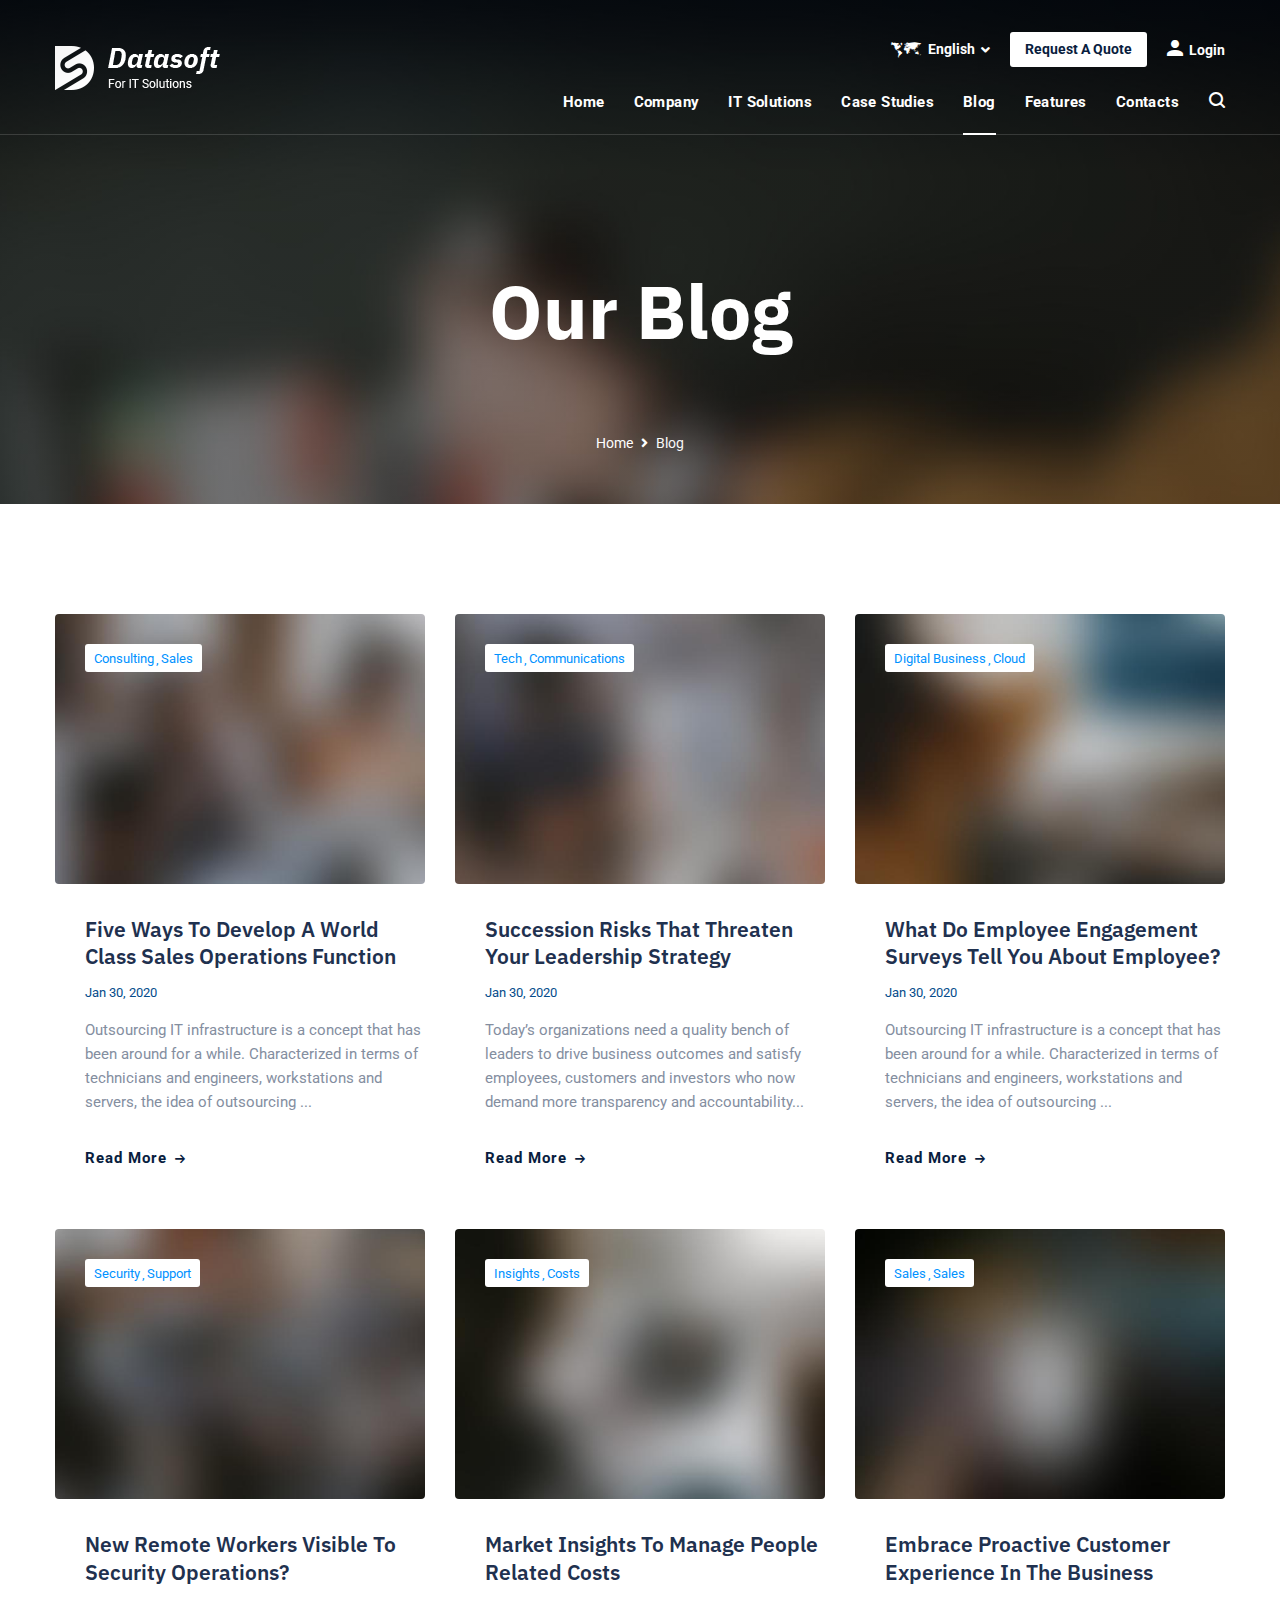
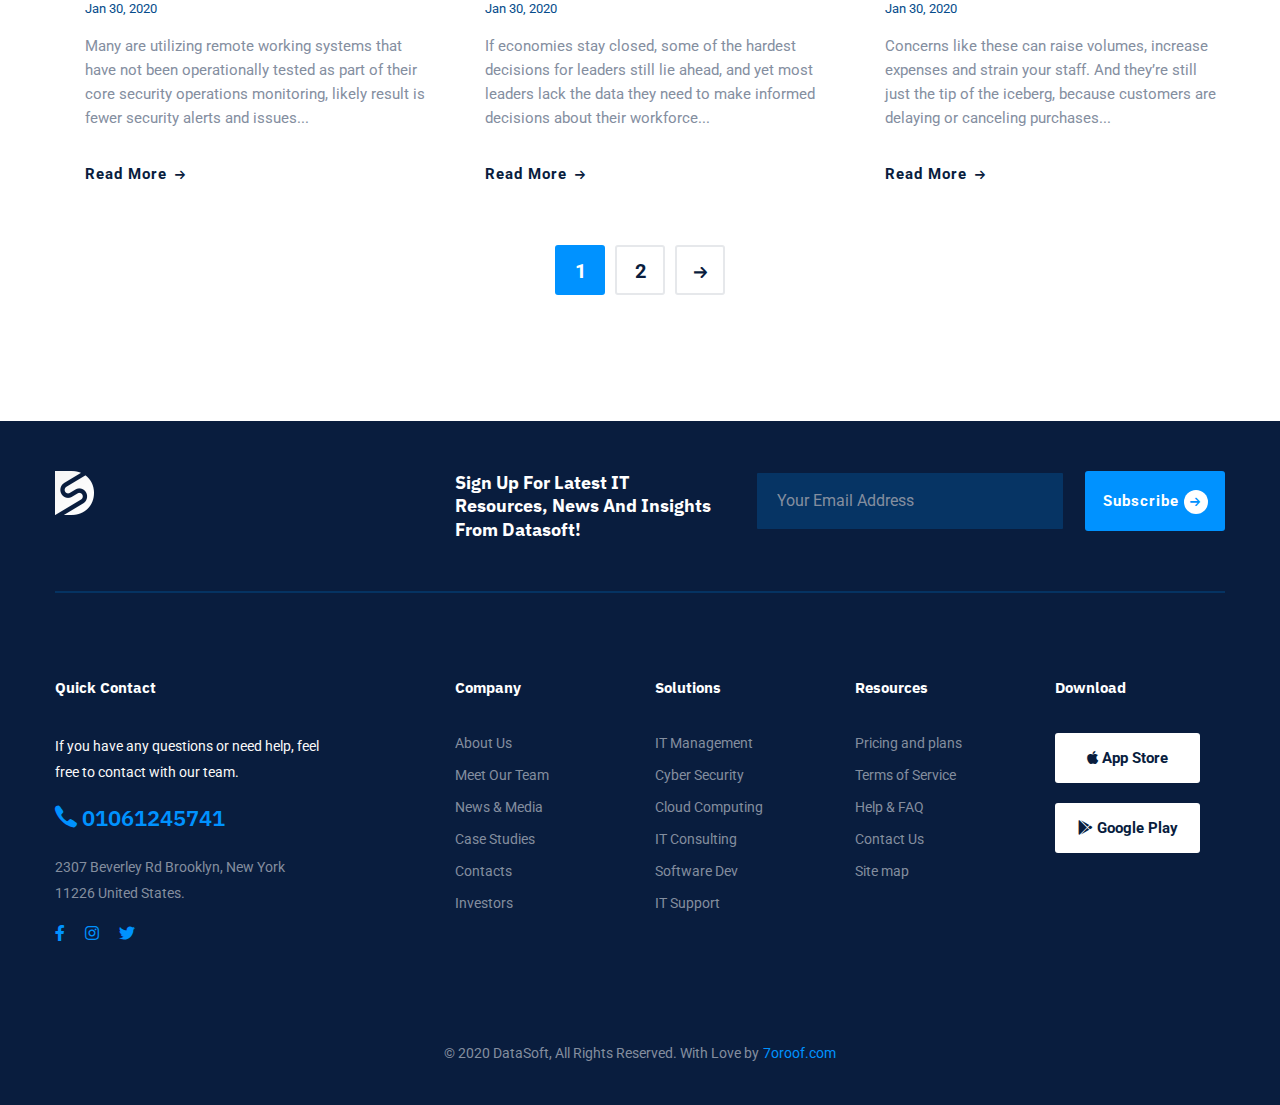
<file: DataSoft/blog.html>
<!DOCTYPE html>
<html lang="en">

<head>
  <meta charset="UTF-8" />
  <meta name="viewport" content="width=device-width, initial-scale=1.0" />
  <meta http-equiv="X-UA-Compatible" content="ie=edge" />
  <meta name="description" content="DataSoft  IT Solutions &  Services Template">
  <link href="assets/images/favicon/favicon.png" rel="icon">
  <title>DataSoft IT Solutions & Services Template</title>

  <link rel="stylesheet"
    href="https://fonts.googleapis.com/css2?family=IBM+Plex+Sans:wght@400;500;600;700&family=Roboto:wght@400;700&display=swap">
  <link rel="stylesheet" href="https://use.fontawesome.com/releases/v5.1.1/css/all.css">
  <link rel="stylesheet" href="assets/css/libraries.css">
  <link rel="stylesheet" href="assets/css/style.css">
</head>

<body>
  <div class="wrapper">
    <div class="preloader">
      <div class="loading"><span></span><span></span><span></span><span></span></div>
    </div><!-- /.preloader -->

    <!-- =========================
        Header
    =========================== -->
    <header class="header header-transparent header-full">
      <nav class="navbar navbar-expand-lg sticky-navbar">
        <div class="container">
          <a class="navbar-brand" href="index.html">
            <img src="assets/images/logo/logo-light.png" class="logo-light" alt="logo">
            <img src="assets/images/logo/logo-dark.png" class="logo-dark" alt="logo">
          </a>
          <button class="navbar-toggler" type="button">
            <span class="menu-lines"><span></span></span>
          </button>
          <div class="header__top-right">
            <ul class="list-unstyled d-flex justify-content-end align-items-center mb-0">
              <li>
                <div class="dropdown lang-dropdown">
                  <button class="dropdown-toggle lang-dropdown-toggle" id="langDropdown" data-toggle="dropdown">
                    <i class="icon-map"></i><span>English</span>
                  </button>
                  <div class="dropdown-menu" aria-labelledby="langDropdown">
                    <a class="dropdown-item" href="#">Spain</a>
                    <a class="dropdown-item" href="#">France</a>
                  </div>
                </div>
              </li>
              <li>
                <ul class="navbar-actions list-unstyled mb-0 d-flex align-items-center">
                  <li class="d-none d-xl-block">
                    <a href="request-quote.html" class="btn action__btn-contact">Request A Quote</a>
                  </li>
                  <li>
                    <button class="action__btn action__btn-login open-login-popup">
                      <i class="icon-user"></i><span>Login</span>
                    </button>
                  </li>
                </ul><!-- /.navbar-actions -->
              </li>
            </ul>
          </div><!-- /.header-top-right -->
          <div class="collapse navbar-collapse" id="mainNavigation">
            <ul class="navbar-nav ml-auto">
              <li class="nav__item has-dropdown">
                <a href="#" data-toggle="dropdown" class="dropdown-toggle nav__item-link">Home</a>
                <ul class="dropdown-menu">
                  <li class="nav__item">
                    <a href="index.html" class="nav__item-link">Home Main</a>
                  </li><!-- /.nav-item -->
                  <li class="nav__item">
                    <a href="home-modern.html" class="nav__item-link">Home Modern</a>
                  </li><!-- /.nav-item -->
                  <li class="nav__item">
                    <a href="home-classic.html" class="nav__item-link">Home Classic</a>
                  </li><!-- /.nav-item -->
                </ul><!-- /.dropdown-menu -->
              </li><!-- /.nav-item -->
              <li class="nav__item has-dropdown">
                <a href="#" data-toggle="dropdown" class="dropdown-toggle nav__item-link">Company</a>
                <ul class="dropdown-menu">
                  <li class="nav__item">
                    <a href="about-us.html" class="nav__item-link">About Us</a>
                  </li><!-- /.nav-item -->
                  <li class="nav__item">
                    <a href="why-us.html" class="nav__item-link">Why Choose Us</a>
                  </li><!-- /.nav-item -->
                  <li class="nav__item">
                    <a href="leadership-team.html" class="nav__item-link">Leadership Team</a>
                  </li><!-- /.nav-item -->
                  <li class="nav__item">
                    <a href="awards.html" class="nav__item-link">Award & Recognition</a>
                  </li><!-- /.nav-item -->
                  <li class="nav__item">
                    <a href="pricing.html" class="nav__item-link">Pricing & Plans</a>
                  </li><!-- /.nav-item -->
                  <li class="nav__item">
                    <a href="faqs.html" class="nav__item-link">Help & FAQs</a>
                  </li> <!-- /.nav-item -->
                  <li class="nav__item">
                    <a href="careers.html" class="nav__item-link">Careers</a>
                  </li><!-- /.nav-item -->
                </ul><!-- /.dropdown-menu -->
              </li><!-- /.nav-item -->
              <li class="nav__item has-dropdown">
                <a href="#" data-toggle="dropdown" class="dropdown-toggle nav__item-link">IT Solutions</a>
                <ul class="dropdown-menu wide-dropdown-menu">
                  <li class="nav__item">
                    <div class="row mx-0">
                      <div class="col-sm-6 dropdown-menu-col">
                        <a href="it-solutions.html" class="nav__item-link dropdown-menu-title">IT Solutions</a>
                        <ul class="nav flex-column">
                          <li class="nav__item"><a class="nav__item-link" href="it-solutions-single.html">IT
                              Management</a>
                          </li> <!-- /.nav-item -->
                          <li class="nav__item"><a class="nav__item-link" href="it-solutions-single.html">Cyber
                              Security</a>
                          </li> <!-- /.nav-item -->
                          <li class="nav__item"><a class="nav__item-link" href="it-solutions-single.html">Cloud
                              Computing</a>
                          </li> <!-- /.nav-item -->
                          <li class="nav__item"><a class="nav__item-link" href="it-solutions-single.html">IT
                              Consulting</a>
                          </li> <!-- /.nav-item -->
                          <li class="nav__item"><a class="nav__item-link" href="it-solutions-single.html">Software
                              Dev</a>
                          </li> <!-- /.nav-item -->
                          <li class="nav__item"><a class="nav__item-link" href="it-solutions-single.html">IT Support</a>
                          </li>
                          <!-- /.nav-item -->
                        </ul>
                      </div><!-- /.col-sm-6 -->
                      <div class="col-sm-6 dropdown-menu-col">
                        <a href="industries.html" class="nav__item-link dropdown-menu-title">Industries</a>
                        <ul class="nav flex-column">
                          <li class="nav__item"><a class="nav__item-link"
                              href="industries-single-industry.html">Education,
                              Non-Profit</a></li> <!-- /.nav-item -->
                          <li class="nav__item"><a class="nav__item-link"
                              href="industries-single-industry.html">Accounting,
                              Finance</a></li> <!-- /.nav-item -->
                          <li class="nav__item"><a class="nav__item-link"
                              href="industries-single-industry.html">Government &
                              Public</a></li> <!-- /.nav-item -->
                          <li class="nav__item"><a class="nav__item-link" href="industries-single-industry.html">Energy
                              &
                              Utilities</a></li> <!-- /.nav-item -->
                          <li class="nav__item"><a class="nav__item-link" href="industries-single-industry.html">Legal,
                              Law
                              Firms</a></li> <!-- /.nav-item -->
                          <li class="nav__item"><a class="nav__item-link"
                              href="industries-single-industry.html">Manufacturing</a>
                          </li>
                          <!-- /.nav-item -->
                        </ul>
                      </div><!-- /.col-sm-6 -->
                    </div><!-- /.row -->
                  </li><!-- /.nav-item -->
                </ul><!-- /.dropdown-menu -->
              </li><!-- /.nav-item -->
              <li class="nav__item has-dropdown">
                <a href="#" data-toggle="dropdown" class="dropdown-toggle nav__item-link">Case Studies</a>
                <ul class="dropdown-menu">
                  <li class="nav__item">
                    <a href="case-studies-grid.html" class="nav__item-link">Case Studies Grid</a>
                  </li><!-- /.nav-item -->
                  <li class="nav__item">
                    <a href="case-studies-modern.html" class="nav__item-link">Case Studies Modern</a>
                  </li><!-- /.nav-item -->
                  <li class="nav__item">
                    <a href="case-studies-classic.html" class="nav__item-link">Case Studies Classic</a>
                  </li><!-- /.nav-item -->
                  <li class="nav__item">
                    <a href="case-studies-single.html" class="nav__item-link">Single Case Study</a>
                  </li><!-- /.nav-item -->
                </ul><!-- /.dropdown-menu -->
              </li><!-- /.nav-item -->
              <li class="nav__item has-dropdown">
                <a href="#" data-toggle="dropdown" class="dropdown-toggle nav__item-link active">Blog</a>
                <ul class="dropdown-menu">
                  <li class="nav__item">
                    <a href="blog.html" class="nav__item-link">Our Blog</a>
                  </li><!-- /.nav-item -->
                  <li class="nav__item">
                    <a href="blog-single-post.html" class="nav__item-link">Single Blog Post</a>
                  </li><!-- /.nav-item -->
                </ul><!-- /.dropdown-menu -->
              </li><!-- /.nav-item -->
              <li class="nav__item has-dropdown">
                <a href="#" data-toggle="dropdown" class="dropdown-toggle nav__item-link">Features</a>
                <ul class="dropdown-menu">
                  <li class="nav__item">
                    <a href="coming-soon.html" class="nav__item-link">Coming Soon</a>
                  </li><!-- /.nav-item -->
                  <li class="nav__item">
                    <a href="404.html" class="nav__item-link">404 Page</a>
                  </li><!-- /.nav-item -->
                  <li class="nav__item">
                    <a href="#" class="nav__item-link  open-register-popup">Register</a>
                  </li><!-- /.nav-item -->
                  <li class="nav__item">
                    <a href="#" class="nav__item-link  open-login-popup">Login</a>
                  </li><!-- /.nav-item -->
                </ul><!-- /.dropdown-menu -->
              </li><!-- /.nav-item -->
              <li class="nav__item">
                <a href="contact-us.html" class="nav__item-link">Contacts</a>
              </li><!-- /.nav-item -->
            </ul><!-- /.navbar-nav -->
            <button class="close-mobile-menu d-block d-lg-none"><i class="fas fa-times"></i></button>
          </div><!-- /.navbar-collapse -->
          <div class="d-flex align-items-center">
            <a href="#" class="action__btn action__btn-search ml-30"><i class="icon-search"></i></a>
          </div>
        </div><!-- /.container -->
      </nav><!-- /.navabr -->
    </header><!-- /.Header -->

    <!-- ========================
       page title 
    =========================== -->
    <section class="page-title page-title-layout14 bg-overlay bg-overlay-gradient bg-parallax text-center">
      <div class="bg-img"><img src="assets/images/page-titles/14.jpg" alt="background"></div>
      <div class="container">
        <div class="row">
          <div class="col-12">
            <h1 class="pagetitle__heading">Our Blog</h1>
            <nav>
              <ol class="breadcrumb justify-content-center mb-0 mt-80">
                <li class="breadcrumb-item"><a href="index.html">Home</a></li>
                <li class="breadcrumb-item active" aria-current="page">Blog</li>
              </ol>
            </nav>
          </div><!-- /.col-lg-12 -->
        </div><!-- /.row -->
      </div><!-- /.container -->
    </section><!-- /.page-title -->

    <!-- ======================
      Blog Grid
    ========================= -->
    <section class="blog-grid">
      <div class="container">
        <div class="row">
          <!-- Blog Item #1 -->
          <div class="col-sm-12 col-md-6 col-lg-4">
            <div class="post-item">
              <div class="post__img">
                <a href="blog-single-post.html">
                  <img src="assets/images/blog/grid/1.jpg" alt="blog image">
                </a>
              </div><!-- /.blog-img -->
              <div class="post__body">
                <div class="post__meta-cat">
                  <a href="#">Consulting</a><a href="#">Sales</a>
                </div><!-- /.blog-meta-cat -->
                <h4 class="post__title"><a href="#">Five Ways to Develop a World Class Sales Operations
                    Function</a>
                </h4>
                <div class="post__meta">
                  <span class="post__meta-date">Jan 30, 2020</span>
                </div>
                <p class="post__desc">Outsourcing IT infrastructure is a concept that has been around for a while.
                  Characterized in terms of technicians and engineers, workstations and servers, the idea of outsourcing
                  ...
                </p>
                <a href="blog-single-post.html" class="btn btn__secondary btn__link">
                  <span>Read More</span>
                  <i class="icon-arrow-right"></i>
                </a>
              </div><!-- /.blog-content -->
            </div><!-- /.post-item -->
          </div><!-- /.col-lg-4 -->
          <!-- Blog Item #2 -->
          <div class="col-sm-12 col-md-6 col-lg-4">
            <div class="post-item">
              <div class="post__img">
                <a href="blog-single-post.html">
                  <img src="assets/images/blog/grid/2.jpg" alt="blog image">
                </a>
              </div><!-- /.blog-img -->
              <div class="post__body">
                <div class="post__meta-cat">
                  <a href="#">Tech</a><a href="#">Communications</a>
                </div><!-- /.blog-meta-cat -->
                <h4 class="post__title"><a href="#">Succession Risks That Threaten Your Leadership Strategy</a>
                </h4>
                <div class="post__meta">
                  <span class="post__meta-date">Jan 30, 2020</span>
                </div>
                <p class="post__desc">Today’s organizations need a quality bench of leaders to drive business
                  outcomes and satisfy employees, customers and investors who now demand more transparency and
                  accountability...
                </p>
                <a href="blog-single-post.html" class="btn btn__secondary btn__link">
                  <span>Read More</span>
                  <i class="icon-arrow-right"></i>
                </a>
              </div><!-- /.blog-content -->
            </div><!-- /.post-item -->
          </div><!-- /.col-lg-4 -->
          <!-- Blog Item #3 -->
          <div class="col-sm-12 col-md-6 col-lg-4">
            <div class="post-item">
              <div class="post__img">
                <a href="blog-single-post.html">
                  <img src="assets/images/blog/grid/3.jpg" alt="blog image">
                </a>
              </div><!-- /.blog-img -->
              <div class="post__body">
                <div class="post__meta-cat">
                  <a href="#">Digital Business</a><a href="#">Cloud</a>
                </div><!-- /.blog-meta-cat -->
                <h4 class="post__title"><a href="#">What Do Employee Engagement Surveys Tell You About
                    Employee?</a>
                </h4>
                <div class="post__meta">
                  <span class="post__meta-date">Jan 30, 2020</span>
                </div>
                <p class="post__desc">Outsourcing IT infrastructure is a concept that has been around for a while.
                  Characterized in terms of technicians and engineers, workstations and servers, the idea of outsourcing
                  ...
                </p>
                <a href="blog-single-post.html" class="btn btn__secondary btn__link">
                  <span>Read More</span>
                  <i class="icon-arrow-right"></i>
                </a>
              </div><!-- /.blog-content -->
            </div><!-- /.post-item -->
          </div><!-- /.col-lg-4 -->
          <!-- Blog Item #4 -->
          <div class="col-sm-12 col-md-6 col-lg-4">
            <div class="post-item">
              <div class="post__img">
                <a href="blog-single-post.html">
                  <img src="assets/images/blog/grid/4.jpg" alt="blog image">
                </a>
              </div><!-- /.blog-img -->
              <div class="post__body">
                <div class="post__meta-cat">
                  <a href="#">Security</a><a href="#">Support</a>
                </div><!-- /.blog-meta-cat -->
                <h4 class="post__title"><a href="#">New Remote Workers Visible to Security Operations? </a>
                </h4>
                <div class="post__meta">
                  <span class="post__meta-date">Jan 30, 2020</span>
                </div>
                <p class="post__desc">Many are utilizing remote working systems that have not been operationally
                  tested as part of their core security operations monitoring, likely result is fewer security alerts
                  and issues...
                </p>
                <a href="blog-single-post.html" class="btn btn__secondary btn__link">
                  <span>Read More</span>
                  <i class="icon-arrow-right"></i>
                </a>
              </div><!-- /.blog-content -->
            </div><!-- /.post-item -->
          </div><!-- /.col-lg-4 -->
          <!-- Blog Item #5 -->
          <div class="col-sm-12 col-md-6 col-lg-4">
            <div class="post-item">
              <div class="post__img">
                <a href="blog-single-post.html">
                  <img src="assets/images/blog/grid/5.jpg" alt="blog image">
                </a>
              </div><!-- /.blog-img -->
              <div class="post__body">
                <div class="post__meta-cat">
                  <a href="#">Insights</a><a href="#">Costs</a>
                </div><!-- /.blog-meta-cat -->
                <h4 class="post__title"><a href="#">Market Insights to Manage People Related Costs</a>
                </h4>
                <div class="post__meta">
                  <span class="post__meta-date">Jan 30, 2020</span>
                </div>
                <p class="post__desc">If economies stay closed, some of the hardest decisions for leaders still lie
                  ahead, and yet most leaders lack the data they need to make informed decisions about their
                  workforce...
                </p>
                <a href="blog-single-post.html" class="btn btn__secondary btn__link">
                  <span>Read More</span>
                  <i class="icon-arrow-right"></i>
                </a>
              </div><!-- /.blog-content -->
            </div><!-- /.post-item -->
          </div><!-- /.col-lg-4 -->
          <!-- Blog Item #6 -->
          <div class="col-sm-12 col-md-6 col-lg-4">
            <div class="post-item">
              <div class="post__img">
                <a href="blog-single-post.html">
                  <img src="assets/images/blog/grid/6.jpg" alt="blog image">
                </a>
              </div><!-- /.blog-img -->
              <div class="post__body">
                <div class="post__meta-cat">
                  <a href="#">Sales</a><a href="#">Sales</a>
                </div><!-- /.blog-meta-cat -->
                <h4 class="post__title"><a href="#">Embrace Proactive Customer Experience in the Business</a>
                </h4>
                <div class="post__meta">
                  <span class="post__meta-date">Jan 30, 2020</span>
                </div>
                <p class="post__desc">Concerns like these can raise volumes, increase expenses and strain your
                  staff. And they’re still just the tip of the iceberg, because customers are delaying or canceling
                  purchases...
                </p>
                <a href="blog-single-post.html" class="btn btn__secondary btn__link">
                  <span>Read More</span>
                  <i class="icon-arrow-right"></i>
                </a>
              </div><!-- /.blog-content -->
            </div><!-- /.post-item -->
          </div><!-- /.col-lg-4 -->
        </div><!-- /.row -->
        <div class="row">
          <div class="col-sm-12 col-md-12 col-lg-12 text-center">
            <nav class="pagination-area">
              <ul class="pagination justify-content-center">
                <li><a class="current" href="#">1</a></li>
                <li><a href="#">2</a></li>
                <li><a href="#"><i class="icon-arrow-right"></i></a></li>
              </ul>
            </nav><!-- .pagination-area -->
          </div><!-- /.col-lg-12 -->
        </div><!-- /.row -->
      </div><!-- /.container -->
    </section><!-- /.blog Grid -->

    <!-- ========================
      Footer
    ========================== -->
    <footer class="footer bg-secondary">
      <div class="container">
        <div class="footer-top pt-50 pb-30">
          <div class="row">
            <div class="col-sm-4 col-md-2 col-lg-4">
              <img src="assets/images/logo/logo-light-small.png" alt="logo" class="mb-30">
            </div><!-- /.col-lg-2 -->
            <div class="col-sm-8 col-md-4 col-lg-3">
              <h6 class="footer-top__title">Sign up for latest IT resources,
                news and insights from Datasoft!</h6>
            </div><!-- /.col-lg-3 -->
            <div class="col-sm-12 col-md-6 col-lg-5">
              <form class="footer-form d-flex mb-0">
                <input type="text" class="form-control mr-20" placeholder="Your Email Address">
                <button type="submit" class="btn btn__primary btn__primary-style2">
                  <span>Subscribe</span>
                  <i class="icon-arrow-right"></i>
                </button>
              </form>
            </div><!-- /.col-lg-6 -->
          </div><!-- /.row -->
        </div><!-- /.footer-top -->
        <div class="footer-primary">
          <div class="row">
            <div class="col-sm-12 col-md-12 col-lg-3 footer-widget footer-widget-about">
              <div class="footer-widget__content">
                <div class="contact-info">
                  <h6 class="footer-widget__title">Quick Contact</h6>
                  <ul class="contact-list list-unstyled">
                    <li class="color-gray">If you have any questions or need help, feel free to contact with our team.
                    </li>
                    <li class="mt-20 mb-20">
                      <a href="tel:01061245741" class="phone-number">
                        <i class="icon-phone"></i> <span>01061245741</span>
                      </a>
                    </li>
                    <li class="color-body">2307 Beverley Rd Brooklyn, New York 11226 United States.</li>
                  </ul>
                </div><!-- /.contact-info -->
                <ul class="social-icons list-unstyled mb-0">
                  <li><a href="#"><i class="fab fa-facebook-f"></i></a></li>
                  <li><a href="#"><i class="fab fa-instagram"></i></a></li>
                  <li><a href="#"><i class="fab fa-twitter"></i></a></li>
                </ul><!-- /.social-icons -->
              </div><!-- /.footer-widget__content -->
            </div><!-- /.col-xl-2 -->
            <div class="col-sm-6 col-md-6 col-lg-2 offset-lg-1 footer-widget footer-widget-nav">
              <h6 class="footer-widget__title">Company</h6>
              <div class="footer-widget__content">
                <nav>
                  <ul class="list-unstyled">
                    <li><a href="about-us.html">About Us</a></li>
                    <li><a href="leadership-team.html">Meet Our Team</a></li>
                    <li><a href="blog.html">News & Media</a></li>
                    <li><a href="projects-grid.html">Case Studies</a></li>
                    <li><a href="contacs.html">Contacts</a></li>
                    <li><a href="#">Investors</a></li>
                  </ul>
                </nav>
              </div><!-- /.footer-widget__content -->
            </div><!-- /.col-lg-2 -->
            <div class="col-sm-6 col-md-6 col-lg-2 footer-widget footer-widget-nav">
              <h6 class="footer-widget__title">Solutions</h6>
              <div class="footer-widget__content">
                <nav>
                  <ul class="list-unstyled">
                    <li><a href="#">IT Management</a></li>
                    <li><a href="#">Cyber Security</a></li>
                    <li><a href="#">Cloud Computing</a></li>
                    <li><a href="#">IT Consulting</a></li>
                    <li><a href="#">Software Dev</a></li>
                    <li><a href="#">IT Support</a></li>
                  </ul>
                </nav>
              </div><!-- /.footer-widget__content -->
            </div><!-- /.col-lg-2 -->
            <div class="col-sm-6 col-md-6 col-lg-2 footer-widget footer-widget-nav">
              <h6 class="footer-widget__title">Resources</h6>
              <div class="footer-widget__content">
                <nav>
                  <ul class="list-unstyled">
                    <li><a href="pricing.html">Pricing and plans</a></li>
                    <li><a href="#">Terms of Service</a></li>
                    <li><a href="faqs.html">Help & FAQ</a></li>
                    <li><a href="contacs.html">Contact Us</a></li>
                    <li><a href="#">Site map</a></li>
                  </ul>
                </nav>
              </div><!-- /.footer-widget__content -->
            </div><!-- /.col-lg-2 -->
            <div class="col-sm-6 col-md-6 col-lg-2 footer-widget footer-widget-nav">
              <h6 class="footer-widget__title">Download</h6>
              <div class="footer-widget__content">
                <a href="#" class="btn btn__white btn__download mb-20">
                  <i class="fab fa-apple"></i>
                  <span>App Store</span>
                </a>
                <a href="#" class="btn btn__white btn__download mb-20">
                  <i class="fab fa-google-play"></i>
                  <span>Google Play</span>
                </a>
              </div><!-- /.footer-widget__content -->
            </div><!-- /.col-lg-2 -->
          </div><!-- /.row -->
        </div><!-- /.footer-primary -->
        <div class="row">
          <div class="col-sm-12 col-md-12 col-lg-12 text-center pb-40">
            <span class="fz-14">&copy; 2020 DataSoft, All Rights Reserved. With Love by</span>
            <a class="fz-14 color-primary" href="http://themeforest.net/user/7oroof">7oroof.com</a>
          </div><!-- /.col-lg-12 -->
        </div><!-- /.row -->
      </div><!-- /.container -->
    </footer><!-- /.Footer -->
    <button id="scrollTopBtn"><i class="fas fa-long-arrow-alt-up"></i></button>

    <div class="login-popup" id="login-popup">
      <div class="login-popup-wrapper">
        <form class="login-popup__form">
          <h3 class="login-popup__title">Login!</h3>
          <p class="login-popup__desc">Connect, organize and get things done to keep your IT business safe.</p>
          <div class="form-group mb-20">
            <i class="icon-mail input-icon"></i>
            <input type="text" class="form-control" placeholder="Email">
          </div>
          <div class="form-group mb-20">
            <i class="icon-lock input-icon"></i>
            <input type="password" class="form-control" placeholder="********">
          </div>
          <div class="d-flex align-items-center justify-content-between mb-20">
            <div class="custom-control custom-checkbox d-flex align-items-center">
              <input type="checkbox" class="custom-control-input" id="customCheck1">
              <label class="custom-control-label" for="customCheck1">Remember Me!</label>
            </div>
            <a href="#" class="fz-14 font-weight-bold color-secondary">Forget Password?</a>
          </div>
          <button type="submit" class="btn btn__primary btn__block btn__xl">
            <span>Login</span>
            <i class="icon-arrow-right"></i>
          </button>
        </form>
        <div class="d-flex justify-content-center align-items-center mt-20">
          <span class="color-white fz-14 font-weight-bold">Don’t Have An Account?</span>
          <button id="go-register" class="go-register fz-14 font-weight-bold">
            <span>Register Here</span><i class="icon-arrow-right"></i>
          </button>
        </div>
      </div>
    </div><!-- /.login-popup -->

    <div class="login-popup" id="register-popup">
      <div class="login-popup-wrapper">
        <form class="login-popup__form">
          <h3 class="login-popup__title">Register!</h3>
          <p class="login-popup__desc">Connect, organize and get things done to keep your IT business safe.</p>
          <div class="form-group mb-20">
            <i class="icon-mail input-icon"></i>
            <input type="text" class="form-control" placeholder="Email">
          </div>
          <div class="form-group mb-20">
            <i class="icon-lock input-icon"></i>
            <input type="password" class="form-control" placeholder="********">
          </div>
          <div class="d-flex align-items-center justify-content-between mb-20">
            <div class="custom-control custom-checkbox d-flex align-items-center">
              <input type="checkbox" class="custom-control-input" id="customCheck2">
              <label class="custom-control-label" for="customCheck2">I read & agree to <a href="#">Terms &
                  Conditions</a></label>
            </div>
          </div>
          <button type="submit" class="btn btn__primary btn__block btn__xl">
            <span>Register</span>
            <i class="icon-arrow-right"></i>
          </button>
        </form>
        <div class="d-flex justify-content-center align-items-center mt-20">
          <span class="color-white fz-14 font-weight-bold">Have An Account?</span>
          <button id="go-login" class="go-login fz-14 font-weight-bold">
            <span>Login Here</span><i class="icon-arrow-right"></i>
          </button>
        </div>
      </div>
    </div><!-- /.login-popup -->

    <div class="search-popup">
      <button type="button" class="search-popup__close"><i class="fas fa-times"></i></button>
      <form class="search-popup__form">
        <input type="text" class="search-popup__form__input" placeholder="Type Words Then Enter">
        <button class="search-popup__btn"><i class="icon-search"></i></button>
      </form>
    </div><!-- /. search-popup -->
  </div><!-- /.wrapper -->

  <script src="assets/js/jquery-3.5.1.min.js"></script>
  <script src="assets/js/plugins.js"></script>
  <script src="assets/js/main.js"></script>
</body>

</html>
</file>
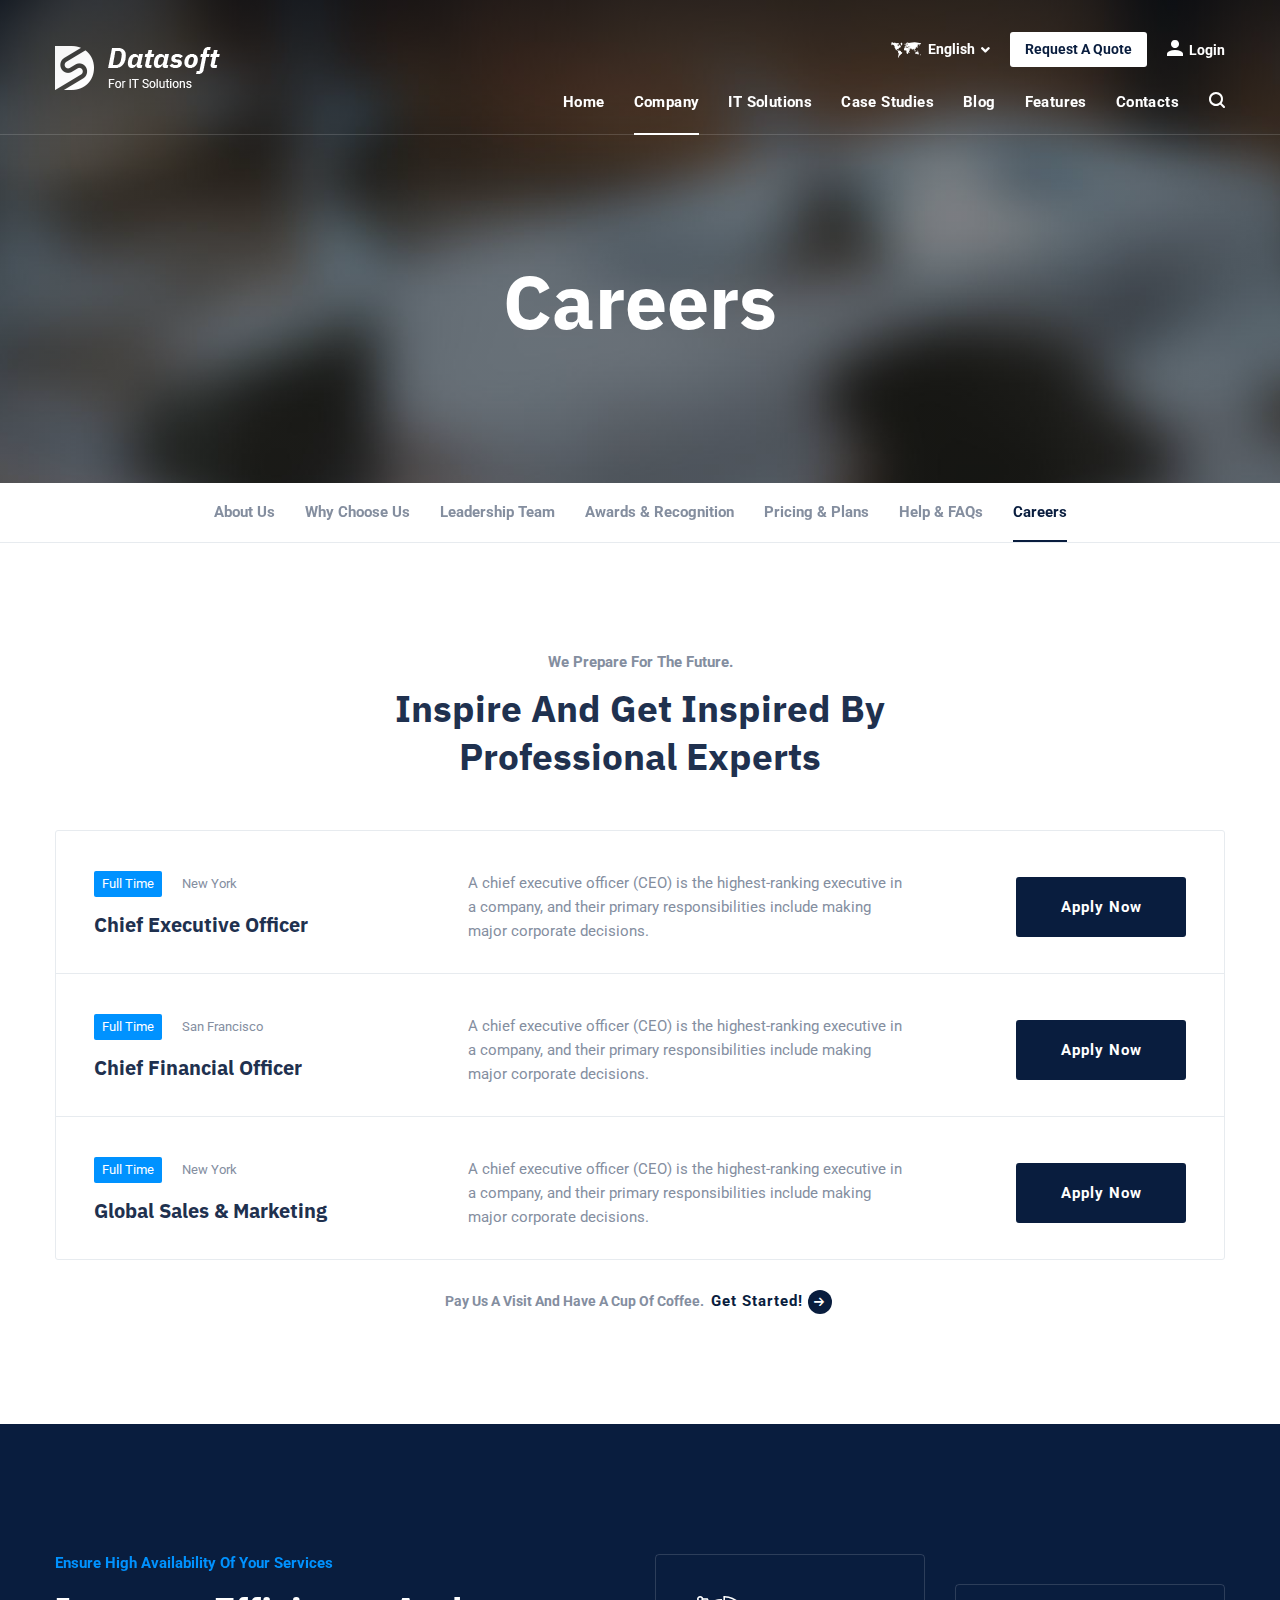
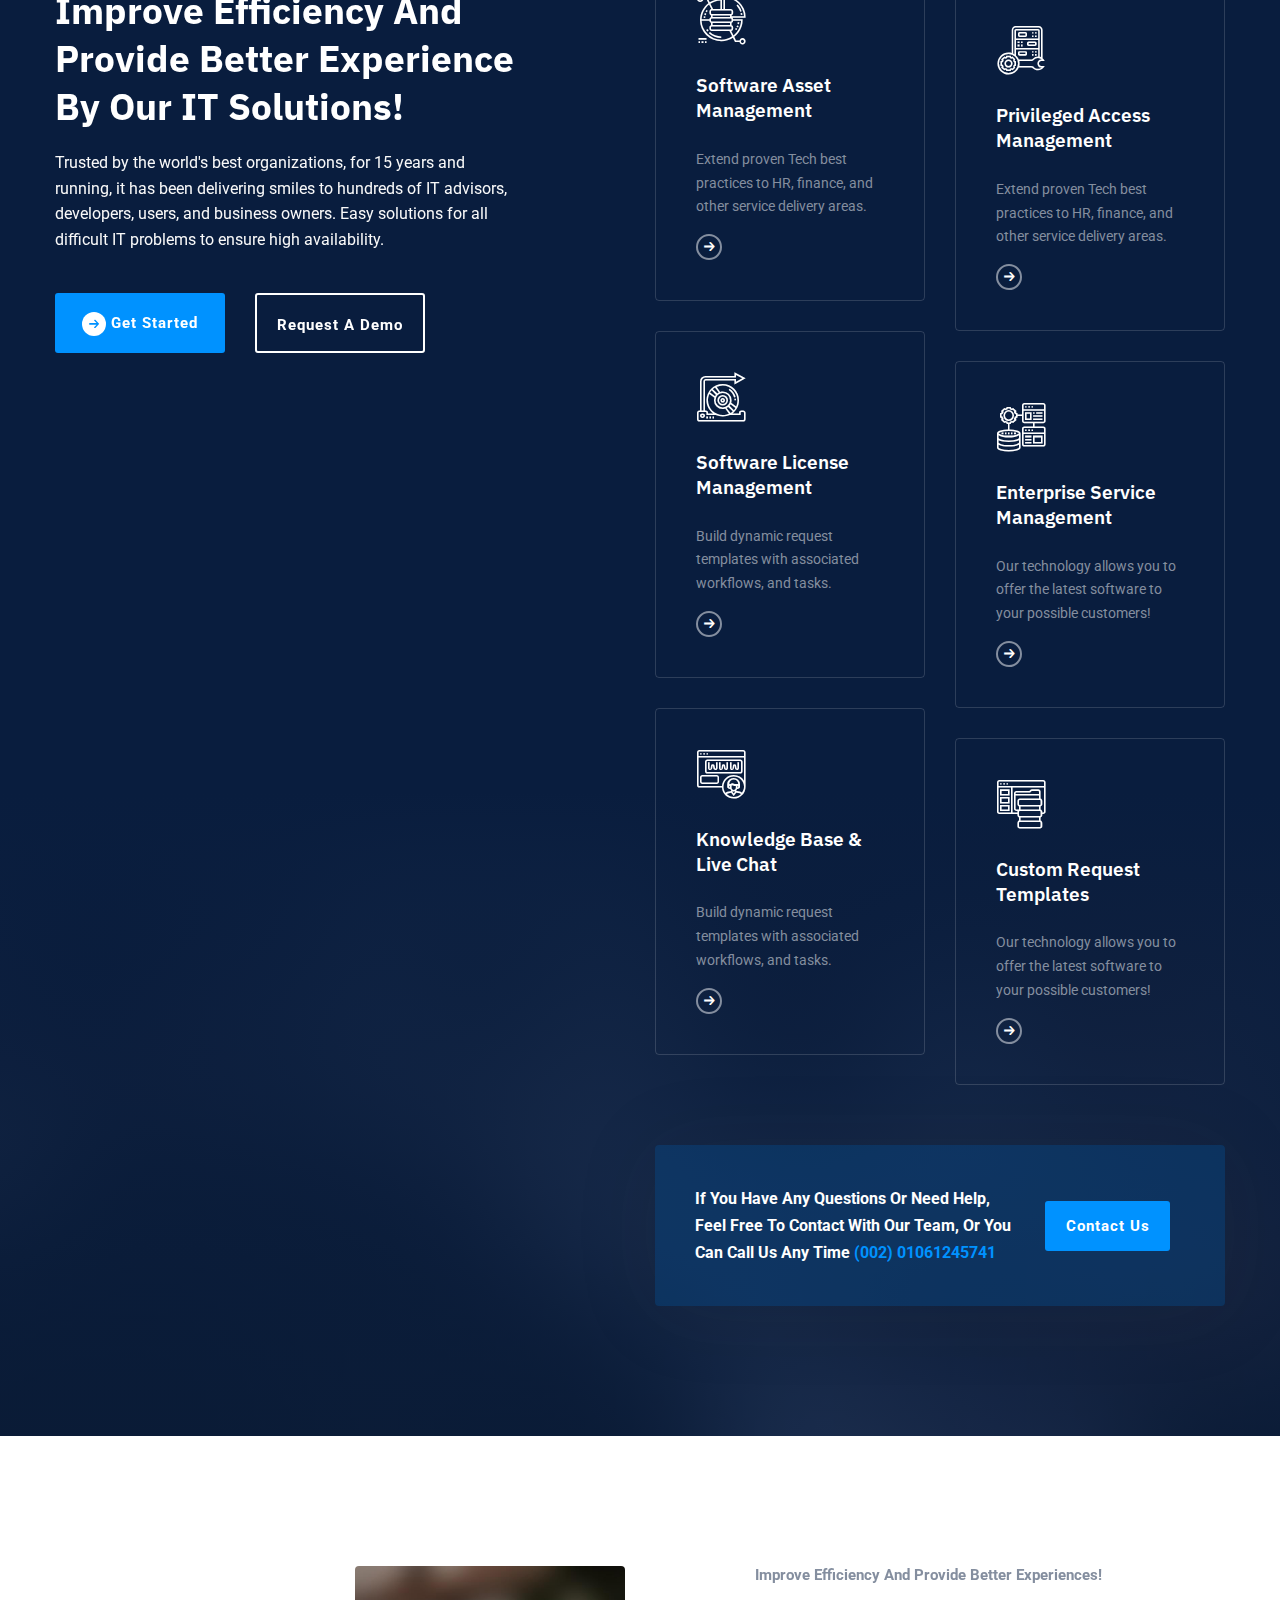
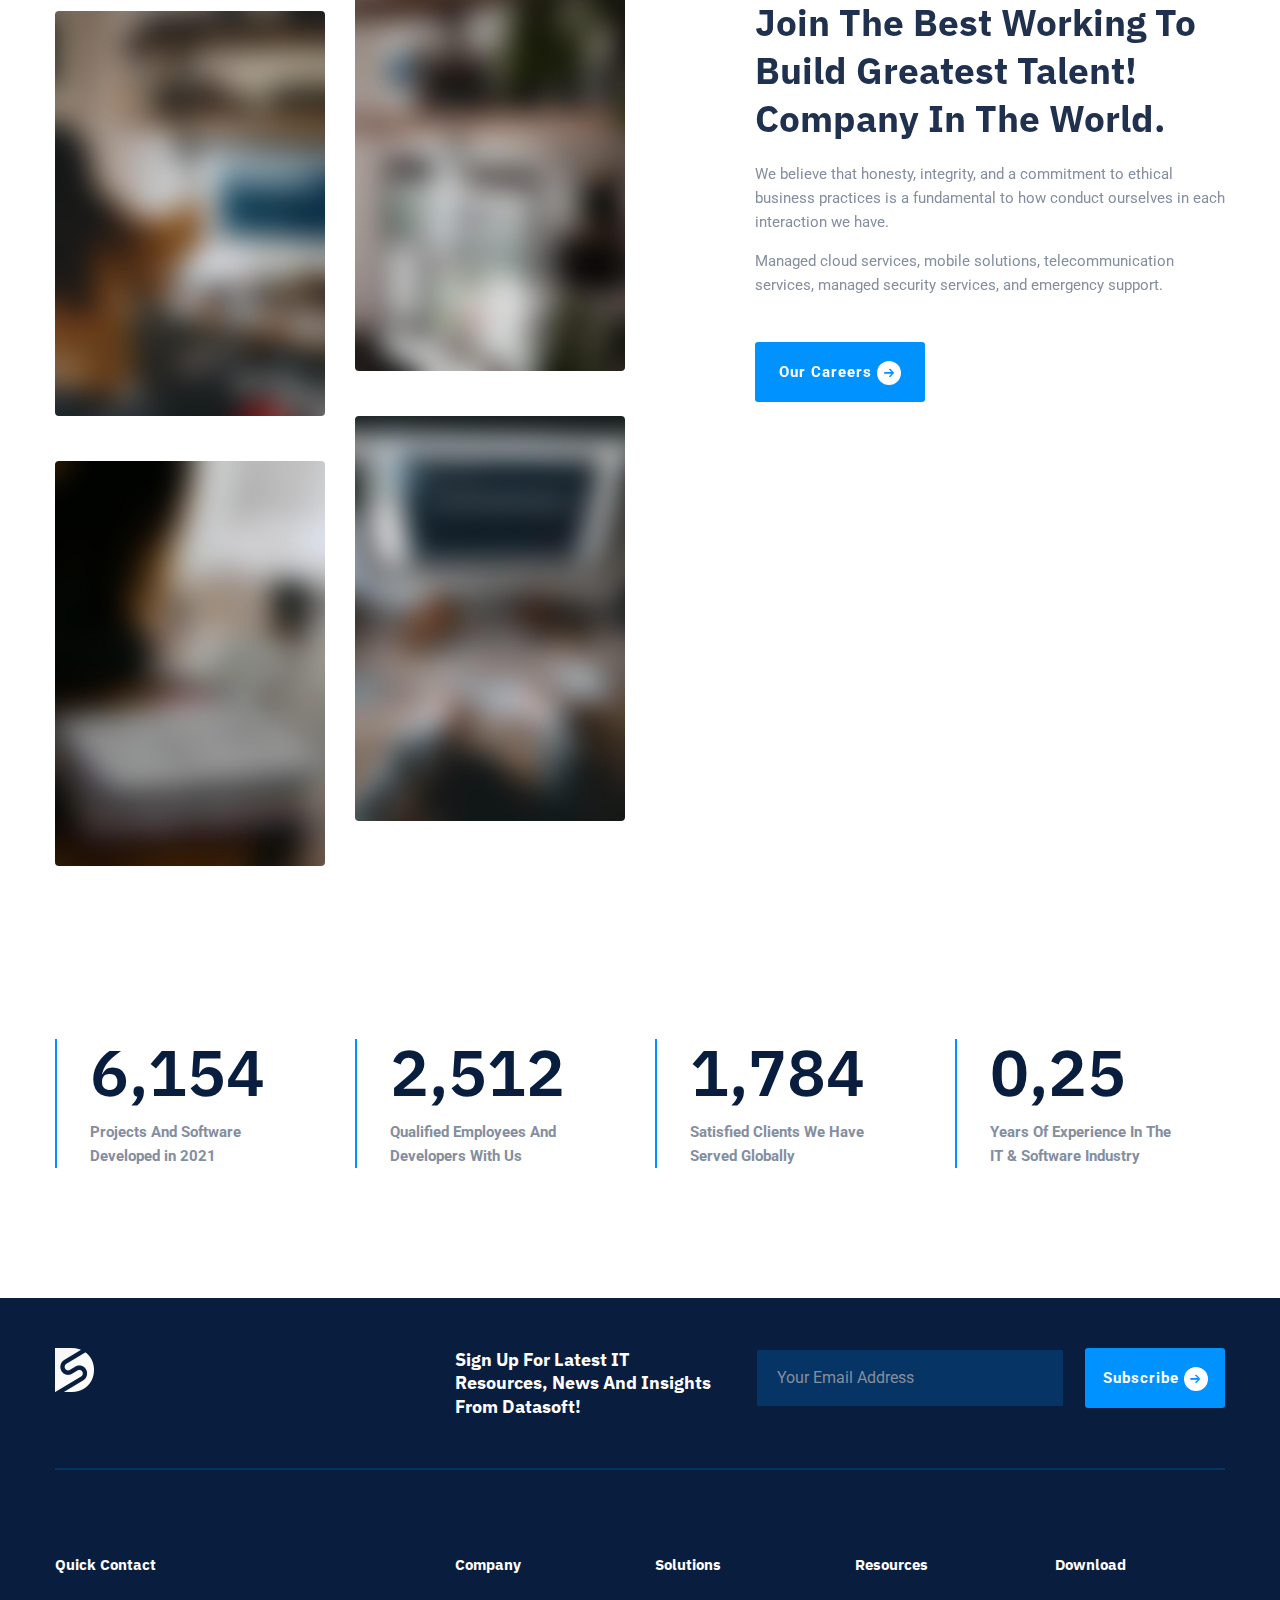
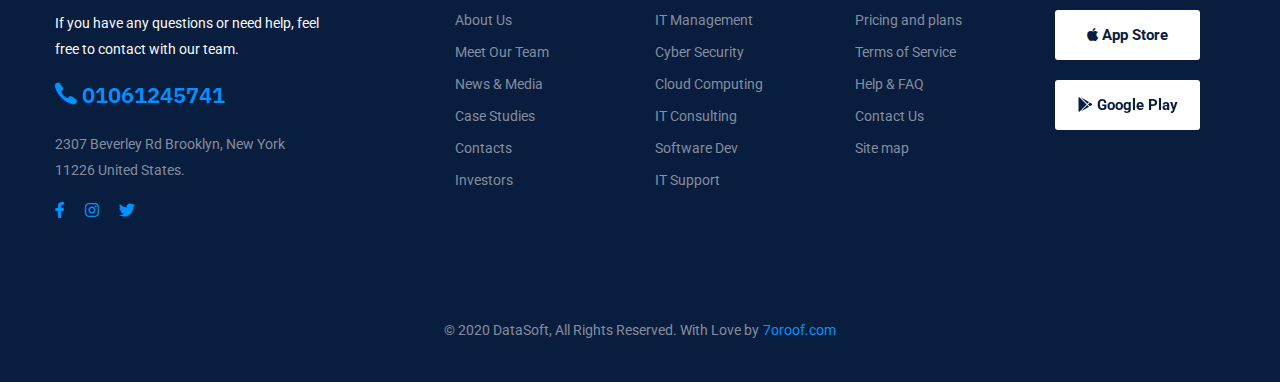
<file: DataSoft/careers.html>
<!DOCTYPE html>
<html lang="en">

<head>
  <meta charset="UTF-8" />
  <meta name="viewport" content="width=device-width, initial-scale=1.0" />
  <meta http-equiv="X-UA-Compatible" content="ie=edge" />
  <meta name="description" content="DataSoft  IT Solutions &  Services Template">
  <link href="assets/images/favicon/favicon.png" rel="icon">
  <title>DataSoft IT Solutions & Services Template</title>

  <link rel="stylesheet"
    href="https://fonts.googleapis.com/css2?family=IBM+Plex+Sans:wght@400;500;600;700&family=Roboto:wght@400;700&display=swap">
  <link rel="stylesheet" href="https://use.fontawesome.com/releases/v5.1.1/css/all.css">
  <link rel="stylesheet" href="assets/css/libraries.css">
  <link rel="stylesheet" href="assets/css/style.css">
</head>

<body>
  <div class="wrapper">
    <div class="preloader">
      <div class="loading"><span></span><span></span><span></span><span></span></div>
    </div><!-- /.preloader -->

    <!-- =========================
        Header
    =========================== -->
    <header class="header header-transparent header-full">
      <nav class="navbar navbar-expand-lg sticky-navbar">
        <div class="container">
          <a class="navbar-brand" href="index.html">
            <img src="assets/images/logo/logo-light.png" class="logo-light" alt="logo">
            <img src="assets/images/logo/logo-dark.png" class="logo-dark" alt="logo">
          </a>
          <button class="navbar-toggler" type="button">
            <span class="menu-lines"><span></span></span>
          </button>
          <div class="header__top-right">
            <ul class="list-unstyled d-flex justify-content-end align-items-center mb-0">
              <li>
                <div class="dropdown lang-dropdown">
                  <button class="dropdown-toggle lang-dropdown-toggle" id="langDropdown" data-toggle="dropdown">
                    <i class="icon-map"></i><span>English</span>
                  </button>
                  <div class="dropdown-menu" aria-labelledby="langDropdown">
                    <a class="dropdown-item" href="#">Spain</a>
                    <a class="dropdown-item" href="#">France</a>
                  </div>
                </div>
              </li>
              <li>
                <ul class="navbar-actions list-unstyled mb-0 d-flex align-items-center">
                  <li class="d-none d-xl-block">
                    <a href="request-quote.html" class="btn action__btn-contact">Request A Quote</a>
                  </li>
                  <li>
                    <button class="action__btn action__btn-login open-login-popup">
                      <i class="icon-user"></i><span>Login</span>
                    </button>
                  </li>
                </ul><!-- /.navbar-actions -->
              </li>
            </ul>
          </div><!-- /.header-top-right -->
          <div class="collapse navbar-collapse" id="mainNavigation">
            <ul class="navbar-nav ml-auto">
              <li class="nav__item has-dropdown">
                <a href="#" data-toggle="dropdown" class="dropdown-toggle nav__item-link">Home</a>
                <ul class="dropdown-menu">
                  <li class="nav__item">
                    <a href="index.html" class="nav__item-link">Home Main</a>
                  </li><!-- /.nav-item -->
                  <li class="nav__item">
                    <a href="home-modern.html" class="nav__item-link">Home Modern</a>
                  </li><!-- /.nav-item -->
                  <li class="nav__item">
                    <a href="home-classic.html" class="nav__item-link">Home Classic</a>
                  </li><!-- /.nav-item -->
                </ul><!-- /.dropdown-menu -->
              </li><!-- /.nav-item -->
              <li class="nav__item has-dropdown">
                <a href="#" data-toggle="dropdown" class="dropdown-toggle nav__item-link active">Company</a>
                <ul class="dropdown-menu">
                  <li class="nav__item">
                    <a href="about-us.html" class="nav__item-link">About Us</a>
                  </li><!-- /.nav-item -->
                  <li class="nav__item">
                    <a href="why-us.html" class="nav__item-link">Why Choose Us</a>
                  </li><!-- /.nav-item -->
                  <li class="nav__item">
                    <a href="leadership-team.html" class="nav__item-link">Leadership Team</a>
                  </li><!-- /.nav-item -->
                  <li class="nav__item">
                    <a href="awards.html" class="nav__item-link">Award & Recognition</a>
                  </li><!-- /.nav-item -->
                  <li class="nav__item">
                    <a href="pricing.html" class="nav__item-link">Pricing & Plans</a>
                  </li><!-- /.nav-item -->
                  <li class="nav__item">
                    <a href="faqs.html" class="nav__item-link">Help & FAQs</a>
                  </li> <!-- /.nav-item -->
                  <li class="nav__item">
                    <a href="careers.html" class="nav__item-link">Careers</a>
                  </li><!-- /.nav-item -->
                </ul><!-- /.dropdown-menu -->
              </li><!-- /.nav-item -->
              <li class="nav__item has-dropdown">
                <a href="#" data-toggle="dropdown" class="dropdown-toggle nav__item-link">IT Solutions</a>
                <ul class="dropdown-menu wide-dropdown-menu">
                  <li class="nav__item">
                    <div class="row mx-0">
                      <div class="col-sm-6 dropdown-menu-col">
                        <a href="it-solutions.html" class="nav__item-link dropdown-menu-title">IT Solutions</a>
                        <ul class="nav flex-column">
                          <li class="nav__item"><a class="nav__item-link" href="it-solutions-single.html">IT
                              Management</a>
                          </li> <!-- /.nav-item -->
                          <li class="nav__item"><a class="nav__item-link" href="it-solutions-single.html">Cyber
                              Security</a>
                          </li> <!-- /.nav-item -->
                          <li class="nav__item"><a class="nav__item-link" href="it-solutions-single.html">Cloud
                              Computing</a>
                          </li> <!-- /.nav-item -->
                          <li class="nav__item"><a class="nav__item-link" href="it-solutions-single.html">IT
                              Consulting</a>
                          </li> <!-- /.nav-item -->
                          <li class="nav__item"><a class="nav__item-link" href="it-solutions-single.html">Software
                              Dev</a>
                          </li> <!-- /.nav-item -->
                          <li class="nav__item"><a class="nav__item-link" href="it-solutions-single.html">IT Support</a>
                          </li>
                          <!-- /.nav-item -->
                        </ul>
                      </div><!-- /.col-sm-6 -->
                      <div class="col-sm-6 dropdown-menu-col">
                        <a href="industries.html" class="nav__item-link dropdown-menu-title">Industries</a>
                        <ul class="nav flex-column">
                          <li class="nav__item"><a class="nav__item-link"
                              href="industries-single-industry.html">Education,
                              Non-Profit</a></li> <!-- /.nav-item -->
                          <li class="nav__item"><a class="nav__item-link"
                              href="industries-single-industry.html">Accounting,
                              Finance</a></li> <!-- /.nav-item -->
                          <li class="nav__item"><a class="nav__item-link"
                              href="industries-single-industry.html">Government &
                              Public</a></li> <!-- /.nav-item -->
                          <li class="nav__item"><a class="nav__item-link" href="industries-single-industry.html">Energy
                              &
                              Utilities</a></li> <!-- /.nav-item -->
                          <li class="nav__item"><a class="nav__item-link" href="industries-single-industry.html">Legal,
                              Law
                              Firms</a></li> <!-- /.nav-item -->
                          <li class="nav__item"><a class="nav__item-link"
                              href="industries-single-industry.html">Manufacturing</a>
                          </li>
                          <!-- /.nav-item -->
                        </ul>
                      </div><!-- /.col-sm-6 -->
                    </div><!-- /.row -->
                  </li><!-- /.nav-item -->
                </ul><!-- /.dropdown-menu -->
              </li><!-- /.nav-item -->
              <li class="nav__item has-dropdown">
                <a href="#" data-toggle="dropdown" class="dropdown-toggle nav__item-link">Case Studies</a>
                <ul class="dropdown-menu">
                  <li class="nav__item">
                    <a href="case-studies-grid.html" class="nav__item-link">Case Studies Grid</a>
                  </li><!-- /.nav-item -->
                  <li class="nav__item">
                    <a href="case-studies-modern.html" class="nav__item-link">Case Studies Modern</a>
                  </li><!-- /.nav-item -->
                  <li class="nav__item">
                    <a href="case-studies-classic.html" class="nav__item-link">Case Studies Classic</a>
                  </li><!-- /.nav-item -->
                  <li class="nav__item">
                    <a href="case-studies-single.html" class="nav__item-link">Single Case Study</a>
                  </li><!-- /.nav-item -->
                </ul><!-- /.dropdown-menu -->
              </li><!-- /.nav-item -->
              <li class="nav__item has-dropdown">
                <a href="#" data-toggle="dropdown" class="dropdown-toggle nav__item-link">Blog</a>
                <ul class="dropdown-menu">
                  <li class="nav__item">
                    <a href="blog.html" class="nav__item-link">Our Blog</a>
                  </li><!-- /.nav-item -->
                  <li class="nav__item">
                    <a href="blog-single-post.html" class="nav__item-link">Single Blog Post</a>
                  </li><!-- /.nav-item -->
                </ul><!-- /.dropdown-menu -->
              </li><!-- /.nav-item -->
              <li class="nav__item has-dropdown">
                <a href="#" data-toggle="dropdown" class="dropdown-toggle nav__item-link">Features</a>
                <ul class="dropdown-menu">
                  <li class="nav__item">
                    <a href="coming-soon.html" class="nav__item-link">Coming Soon</a>
                  </li><!-- /.nav-item -->
                  <li class="nav__item">
                    <a href="404.html" class="nav__item-link">404 Page</a>
                  </li><!-- /.nav-item -->
                  <li class="nav__item">
                    <a href="#" class="nav__item-link  open-register-popup">Register</a>
                  </li><!-- /.nav-item -->
                  <li class="nav__item">
                    <a href="#" class="nav__item-link  open-login-popup">Login</a>
                  </li><!-- /.nav-item -->
                </ul><!-- /.dropdown-menu -->
              </li><!-- /.nav-item -->
              <li class="nav__item">
                <a href="contact-us.html" class="nav__item-link">Contacts</a>
              </li><!-- /.nav-item -->
            </ul><!-- /.navbar-nav -->
            <button class="close-mobile-menu d-block d-lg-none"><i class="fas fa-times"></i></button>
          </div><!-- /.navbar-collapse -->
          <div class="d-flex align-items-center">
            <a href="#" class="action__btn action__btn-search ml-30"><i class="icon-search"></i></a>
          </div>
        </div><!-- /.container -->
      </nav><!-- /.navabr -->
    </header><!-- /.Header -->

    <!-- ========================
       page title 
    =========================== -->
    <section class="page-title page-title-layout1 text-center bg-overlay bg-overlay-gradient bg-parallax">
      <div class="bg-img"><img src="assets/images/page-titles/7.jpg" alt="background"></div>
      <div class="container">
        <div class="row">
          <div class="col-12">
            <h1 class="pagetitle__heading mb-0">Careers</h1>
          </div><!-- /.col-xl-6 -->
        </div><!-- /.row -->
      </div><!-- /.container -->
    </section><!-- /.page-title -->

    <!-- ========================
      Secondary Nav
    =========================== -->
    <section class="secondary-nav sticky-top py-0">
      <div class="container">
        <div class="row">
          <div class="col-12">
            <nav class="nav nav-tabs justify-content-center">
              <a href="about-us.html" class="nav__link">About Us</a>
              <a href="why-us.html" class="nav__link">Why Choose Us</a>
              <a href="leadership-team.html" class="nav__link">Leadership Team</a>
              <a href="awards.html" class="nav__link">Awards & Recognition</a>
              <a href="pricing.html" class="nav__link">Pricing & Plans</a>
              <a href="faqs.html" class="nav__link">Help & FAQs</a>
              <a href="careers.html" class="nav__link active">Careers</a>
            </nav>
          </div><!-- /.col-12 -->
        </div><!-- /.row -->
      </div><!-- /.container -->
    </section><!-- /.Secondary Nav -->

    <!-- ========================= 
         careers
    =========================  -->
    <section class="careers">
      <div class="container">
        <div class="row">
          <div class="col-sm-12 col-md-12 col-lg-6 offset-lg-3">
            <div class="heading text-center mb-50">
              <h2 class="heading__subtitle color-body">We Prepare For The Future.</h2>
              <h3 class="heading__title">Inspire And Get Inspired By Professional Experts</h3>
            </div><!-- /.heading -->
          </div><!-- /.col-lg-10 -->
        </div><!-- /.row -->
        <div class="row">
          <div class="col-12">
            <div class="jobs-container">
              <!-- career item #1 -->
              <div class="job-item">
                <div class="row">
                  <div class="col-sm-12 col-md-12 col-lg-4">
                    <div class="job__meta">
                      <span class="job__type">Full Time</span>
                      <span class="job__location">New York</span>
                    </div>
                    <h4 class="job__title">Chief Executive Officer</h4>
                  </div><!-- /.col-lg-4 -->
                  <div class="col-sm-12 col-md-12 col-lg-5">
                    <p class="job__desc">A chief executive officer (CEO) is the highest-ranking executive in a
                      company, and their primary responsibilities include making major corporate decisions.</p>
                  </div><!-- /.col-lg-5 -->
                  <div class="col-sm-12 col-md-12 col-lg-3 d-flex align-items-center justify-content-end btn-wrap">
                    <a href="#" class="btn btn__secondary">Apply Now</a>
                  </div><!-- /.col-lg-3 -->
                </div><!-- /.row -->
              </div><!-- /.job-item -->
              <!-- career item #2 -->
              <div class="job-item">
                <div class="row">
                  <div class="col-sm-12 col-md-12 col-lg-4">
                    <div class="job__meta">
                      <span class="job__type">Full Time</span>
                      <span class="job__location">San Francisco</span>
                    </div>
                    <h4 class="job__title">Chief Financial Officer</h4>
                  </div><!-- /.col-lg-4 -->
                  <div class="col-sm-12 col-md-12 col-lg-5">
                    <p class="job__desc">A chief executive officer (CEO) is the highest-ranking executive in a
                      company, and their primary responsibilities include making major corporate decisions.</p>
                  </div><!-- /.col-lg-5 -->
                  <div class="col-sm-12 col-md-12 col-lg-3 d-flex align-items-center justify-content-end btn-wrap">
                    <a href="#" class="btn btn__secondary">Apply Now</a>
                  </div><!-- /.col-lg-3 -->
                </div><!-- /.row -->
              </div><!-- /.job-item -->
              <!-- career item #3 -->
              <div class="job-item">
                <div class="row">
                  <div class="col-sm-12 col-md-12 col-lg-4">
                    <div class="job__meta">
                      <span class="job__type">Full Time</span>
                      <span class="job__location">New York</span>
                    </div>
                    <h4 class="job__title">Global Sales & Marketing</h4>
                  </div><!-- /.col-lg-4 -->
                  <div class="col-sm-12 col-md-12 col-lg-5">
                    <p class="job__desc">A chief executive officer (CEO) is the highest-ranking executive in a
                      company, and their primary responsibilities include making major corporate decisions.</p>
                  </div><!-- /.col-lg-5 -->
                  <div class="col-sm-12 col-md-12 col-lg-3 d-flex align-items-center justify-content-end btn-wrap">
                    <a href="#" class="btn btn__secondary">Apply Now</a>
                  </div><!-- /.col-lg-3 -->
                </div><!-- /.row -->
              </div><!-- /.job-item -->
            </div>
          </div><!-- /.col-lg-12 -->
        </div><!-- /.row -->
        <div class="row">
          <div class="col-12 text-center">
            <p class="text__link mt-30 mb-0">Pay Us A Visit And Have A Cup Of Coffee.
              <a href="industries.html" class="btn btn__secondary btn__link mx-1">
                <span>Get Started!</span> <i class="icon-arrow-right icon-outlined"></i>
              </a>
            </p>
          </div><!-- /.col-12 -->
        </div><!-- /.row -->
      </div><!-- /.container -->
    </section><!-- /.careers -->

    <!-- ======================
    Features Layout 1
    ========================= -->
    <section class="features-layout1 bg-overlay bg-overlay-secondary-gradient pt-130 pb-130">
      <div class="bg-img"><img src="assets/images/banners/4.jpg" alt="background"></div>
      <div class="container">
        <div class="row">
          <div class="col-sm-12 col-md-12 col-lg-5">
            <div class="sticky-top">
              <h2 class="heading__subtitle color-primary">Ensure High Availability of Your Services</h2>
              <h3 class="heading__title color-white">Improve Efficiency And Provide Better Experience By Our IT
                Solutions!
              </h3>
              <p class="heading__desc color-gray">Trusted by the world's best organizations, for 15 years and running,
                it
                has been
                delivering smiles to hundreds of IT advisors, developers, users, and business owners. Easy solutions for
                all difficult IT problems to ensure high availability.
              </p>
              <div class="d-flex flex-wrap mt-40 mb-30">
                <a href="#" class="btn btn__primary btn__primary-style2 mr-30">
                  <i class="icon-arrow-right"></i>
                  <span>Get Started</span>
                </a>
                <a href="#" class="btn btn__white btn__outlined">Request A Demo</a>
              </div>
            </div>
          </div><!-- /col-lg-5 -->
          <div class="col-sm-12 col-md-12 col-lg-6 offset-lg-1">
            <div class="row">
              <div class="col-sm-6 col-md-6">
                <!-- Feature item #1 -->
                <div class="feature-item mt-0">
                  <div class="feature__icon">
                    <i class="icon-statistic"></i>
                  </div>
                  <h4 class="feature__title">Software Asset Management</h4>
                  <p class="feature__desc">Extend proven Tech best practices to HR, finance, and other service delivery
                    areas.</p>
                  <a href="#" class="btn__link">
                    <i class="icon-arrow-right icon-outlined"></i>
                    <span>Read More</span>
                  </a>
                </div><!-- /.feature-item -->
                <!-- Feature item #2 -->
                <div class="feature-item">
                  <div class="feature__icon">
                    <i class="icon-software"></i>
                  </div>
                  <h4 class="feature__title">Software License Management</h4>
                  <p class="feature__desc">Build dynamic request templates with associated workflows, and tasks.</p>
                  <a href="#" class="btn__link">
                    <i class="icon-arrow-right icon-outlined"></i>
                    <span>Read More</span>
                  </a>
                </div><!-- /.feature-item -->
                <!-- Feature item #3 -->
                <div class="feature-item">
                  <div class="feature__icon">
                    <i class="icon-website"></i>
                  </div>
                  <h4 class="feature__title">Knowledge Base & Live Chat</h4>
                  <p class="feature__desc">Build dynamic request templates with associated workflows, and tasks.</p>
                  <a href="#" class="btn__link">
                    <i class="icon-arrow-right icon-outlined"></i>
                    <span>Read More</span>
                  </a>
                </div><!-- /.feature-item -->
              </div><!-- /.col-lg-6 -->
              <div class="col-sm-6 col-md-6">
                <!-- Feature item #4 -->
                <div class="feature-item">
                  <div class="feature__icon">
                    <i class="icon-management"></i>
                  </div>
                  <h4 class="feature__title">Privileged Access Management</h4>
                  <p class="feature__desc">Extend proven Tech best practices to HR, finance, and other service delivery
                    areas.</p>
                  <a href="#" class="btn__link">
                    <i class="icon-arrow-right icon-outlined"></i>
                    <span>Read More</span>
                  </a>
                </div><!-- /.feature-item -->
                <!-- Feature item #5 -->
                <div class="feature-item">
                  <div class="feature__icon">
                    <i class="icon-relational"></i>
                  </div>
                  <h4 class="feature__title">Enterprise Service Management</h4>
                  <p class="feature__desc">Our technology allows you to offer the latest software to your possible
                    customers!
                  </p>
                  <a href="#" class="btn__link">
                    <i class="icon-arrow-right icon-outlined"></i>
                    <span>Read More</span>
                  </a>
                </div><!-- /.feature-item -->
                <!-- Feature item #6 -->
                <div class="feature-item">
                  <div class="feature__icon">
                    <i class="icon-Primary"></i>
                  </div>
                  <h4 class="feature__title">Custom Request Templates</h4>
                  <p class="feature__desc">Our technology allows you to offer the latest software to your possible
                    customers!
                  </p>
                  <a href="#" class="btn__link">
                    <i class="icon-arrow-right icon-outlined"></i>
                    <span>Read More</span>
                  </a>
                </div><!-- /.feature-item -->
              </div><!-- /.col-lg-6 -->
            </div><!-- /.row -->
            <div class="row">
              <div class="col-12">
                <div class="cta-banner mt-60 d-flex flex-wrap align-items-center">
                  <h4 class="cta__title pr-30">If you have any questions or need help, feel free to contact with
                    our
                    team, or you can call us any time <a href="tel:00201061245741">(002) 01061245741</a>
                  </h4>
                  <a href="#" class="btn btn__primary btn__primary-style2">Contact Us</a>
                </div><!-- /.cta-banner -->
              </div><!-- /.col-12 -->
            </div><!-- /.row -->
          </div><!-- /.col-lg-6 -->
        </div><!-- /.row -->
      </div><!-- /.container -->
    </section><!-- /.Features Layout 1 -->

    <!-- ========================
     gallery
    =========================== -->
    <section class="gallery pt-130 pb-90">
      <div class="container">
        <div class="row">
          <div class="col-sm-12 col-md-12 col-lg-12 col-xl-6">
            <div class="gallery-images-wrapper">
              <a class="popup-gallery-item" href="assets/images/gallery/1.jpg">
                <img src="assets/images/gallery/1.jpg" alt="gallery img">
              </a>
              <a class="popup-gallery-item" href="assets/images/gallery/2.jpg">
                <img src="assets/images/gallery/2.jpg" alt="gallery img">
              </a>
              <a class="popup-gallery-item" href="assets/images/gallery/3.jpg">
                <img src="assets/images/gallery/3.jpg" alt="gallery img">
              </a>
              <a class="popup-gallery-item" href="assets/images/gallery/4.jpg">
                <img src="assets/images/gallery/4.jpg" alt="gallery img">
              </a>
            </div><!-- /.gallery-images-wrapper -->
          </div><!-- /.col-xl-5 -->
          <div class="col-sm-12 col-md-12 col-lg-12 col-xl-5 offset-xl-1">
            <div class="sticky-top">
              <h2 class="heading__subtitle">Improve Efficiency and Provide Better Experiences!</h2>
              <h3 class="heading__title">Join The Best Working To Build Greatest Talent! company in the world.</h3>
              <p>We believe that honesty, integrity, and a commitment to ethical
                business practices is a fundamental to how conduct ourselves in each interaction we have.</p>
              <p>Managed cloud services, mobile solutions, telecommunication services, managed security services, and
                emergency support.</p>
              <a href="#" class="btn btn__primary mt-30">
                <span>Our Careers</span> <i class="icon-arrow-right"></i>
              </a>
            </div>
          </div><!-- /.col-xl-7 -->
        </div><!-- /.row -->
      </div><!-- /.container -->
    </section><!-- /.gallery 2 -->

    <!-- ========================
     Counters
    =========================== -->
    <section class="counters pt-60">
      <div class="container">
        <div class="row">
          <!-- counter item #1 -->
          <div class="col-sm-6 col-md-3 col-lg-3">
            <div class="counter-item">
              <h4 class="counter">6,154</h4>
              <p class="counter__desc">Projects And Software Developed in 2021</p>
            </div><!-- /.counter-item -->
          </div><!-- /.col-lg-3 -->
          <!-- counter item #2 -->
          <div class="col-sm-6 col-md-3 col-lg-3">
            <div class="counter-item">
              <h4 class="counter">2,512</h4>
              <p class="counter__desc">Qualified Employees And Developers With Us</p>
            </div><!-- /.counter-item -->
          </div><!-- /.col-lg-3 -->
          <!-- counter item #3 -->
          <div class="col-sm-6 col-md-3 col-lg-3">
            <div class="counter-item">
              <h4 class="counter">1,784</h4>
              <p class="counter__desc">Satisfied Clients We Have Served Globally</p>
            </div><!-- /.counter-item -->
          </div><!-- /.col-lg-3 -->
          <!-- counter item #4 -->
          <div class="col-sm-6 col-md-3 col-lg-3">
            <div class="counter-item">
              <h4 class="counter">0,25</h4>
              <p class="counter__desc">Years Of Experience In The IT & Software Industry</p>
            </div><!-- /.counter-item -->
          </div><!-- /.col-lg-3 -->
        </div><!-- /.row -->
      </div><!-- /.container -->
    </section><!-- /.counters -->

    <!-- ========================
      Footer
    ========================== -->
    <footer class="footer bg-secondary">
      <div class="container">
        <div class="footer-top pt-50 pb-30">
          <div class="row">
            <div class="col-sm-4 col-md-2 col-lg-4">
              <img src="assets/images/logo/logo-light-small.png" alt="logo" class="mb-30">
            </div><!-- /.col-lg-2 -->
            <div class="col-sm-8 col-md-4 col-lg-3">
              <h6 class="footer-top__title">Sign up for latest IT resources,
                news and insights from Datasoft!</h6>
            </div><!-- /.col-lg-3 -->
            <div class="col-sm-12 col-md-6 col-lg-5">
              <form class="footer-form d-flex mb-0">
                <input type="text" class="form-control mr-20" placeholder="Your Email Address">
                <button type="submit" class="btn btn__primary btn__primary-style2">
                  <span>Subscribe</span>
                  <i class="icon-arrow-right"></i>
                </button>
              </form>
            </div><!-- /.col-lg-6 -->
          </div><!-- /.row -->
        </div><!-- /.footer-top -->
        <div class="footer-primary">
          <div class="row">
            <div class="col-sm-12 col-md-12 col-lg-3 footer-widget footer-widget-about">
              <div class="footer-widget__content">
                <div class="contact-info">
                  <h6 class="footer-widget__title">Quick Contact</h6>
                  <ul class="contact-list list-unstyled">
                    <li class="color-gray">If you have any questions or need help, feel free to contact with our team.
                    </li>
                    <li class="mt-20 mb-20">
                      <a href="tel:01061245741" class="phone-number">
                        <i class="icon-phone"></i> <span>01061245741</span>
                      </a>
                    </li>
                    <li class="color-body">2307 Beverley Rd Brooklyn, New York 11226 United States.</li>
                  </ul>
                </div><!-- /.contact-info -->
                <ul class="social-icons list-unstyled mb-0">
                  <li><a href="#"><i class="fab fa-facebook-f"></i></a></li>
                  <li><a href="#"><i class="fab fa-instagram"></i></a></li>
                  <li><a href="#"><i class="fab fa-twitter"></i></a></li>
                </ul><!-- /.social-icons -->
              </div><!-- /.footer-widget__content -->
            </div><!-- /.col-xl-2 -->
            <div class="col-sm-6 col-md-6 col-lg-2 offset-lg-1 footer-widget footer-widget-nav">
              <h6 class="footer-widget__title">Company</h6>
              <div class="footer-widget__content">
                <nav>
                  <ul class="list-unstyled">
                    <li><a href="about-us.html">About Us</a></li>
                    <li><a href="leadership-team.html">Meet Our Team</a></li>
                    <li><a href="blog.html">News & Media</a></li>
                    <li><a href="projects-grid.html">Case Studies</a></li>
                    <li><a href="contacs.html">Contacts</a></li>
                    <li><a href="#">Investors</a></li>
                  </ul>
                </nav>
              </div><!-- /.footer-widget__content -->
            </div><!-- /.col-lg-2 -->
            <div class="col-sm-6 col-md-6 col-lg-2 footer-widget footer-widget-nav">
              <h6 class="footer-widget__title">Solutions</h6>
              <div class="footer-widget__content">
                <nav>
                  <ul class="list-unstyled">
                    <li><a href="#">IT Management</a></li>
                    <li><a href="#">Cyber Security</a></li>
                    <li><a href="#">Cloud Computing</a></li>
                    <li><a href="#">IT Consulting</a></li>
                    <li><a href="#">Software Dev</a></li>
                    <li><a href="#">IT Support</a></li>
                  </ul>
                </nav>
              </div><!-- /.footer-widget__content -->
            </div><!-- /.col-lg-2 -->
            <div class="col-sm-6 col-md-6 col-lg-2 footer-widget footer-widget-nav">
              <h6 class="footer-widget__title">Resources</h6>
              <div class="footer-widget__content">
                <nav>
                  <ul class="list-unstyled">
                    <li><a href="pricing.html">Pricing and plans</a></li>
                    <li><a href="#">Terms of Service</a></li>
                    <li><a href="faqs.html">Help & FAQ</a></li>
                    <li><a href="contacs.html">Contact Us</a></li>
                    <li><a href="#">Site map</a></li>
                  </ul>
                </nav>
              </div><!-- /.footer-widget__content -->
            </div><!-- /.col-lg-2 -->
            <div class="col-sm-6 col-md-6 col-lg-2 footer-widget footer-widget-nav">
              <h6 class="footer-widget__title">Download</h6>
              <div class="footer-widget__content">
                <a href="#" class="btn btn__white btn__download mb-20">
                  <i class="fab fa-apple"></i>
                  <span>App Store</span>
                </a>
                <a href="#" class="btn btn__white btn__download mb-20">
                  <i class="fab fa-google-play"></i>
                  <span>Google Play</span>
                </a>
              </div><!-- /.footer-widget__content -->
            </div><!-- /.col-lg-2 -->
          </div><!-- /.row -->
        </div><!-- /.footer-primary -->
        <div class="row">
          <div class="col-sm-12 col-md-12 col-lg-12 text-center pb-40">
            <span class="fz-14">&copy; 2020 DataSoft, All Rights Reserved. With Love by</span>
            <a class="fz-14 color-primary" href="http://themeforest.net/user/7oroof">7oroof.com</a>
          </div><!-- /.col-lg-12 -->
        </div><!-- /.row -->
      </div><!-- /.container -->
    </footer><!-- /.Footer -->
    <button id="scrollTopBtn"><i class="fas fa-long-arrow-alt-up"></i></button>

    <div class="login-popup" id="login-popup">
      <div class="login-popup-wrapper">
        <form class="login-popup__form">
          <h3 class="login-popup__title">Login!</h3>
          <p class="login-popup__desc">Connect, organize and get things done to keep your IT business safe.</p>
          <div class="form-group mb-20">
            <i class="icon-mail input-icon"></i>
            <input type="text" class="form-control" placeholder="Email">
          </div>
          <div class="form-group mb-20">
            <i class="icon-lock input-icon"></i>
            <input type="password" class="form-control" placeholder="********">
          </div>
          <div class="d-flex align-items-center justify-content-between mb-20">
            <div class="custom-control custom-checkbox d-flex align-items-center">
              <input type="checkbox" class="custom-control-input" id="customCheck1">
              <label class="custom-control-label" for="customCheck1">Remember Me!</label>
            </div>
            <a href="#" class="fz-14 font-weight-bold color-secondary">Forget Password?</a>
          </div>
          <button type="submit" class="btn btn__primary btn__block btn__xl">
            <span>Login</span>
            <i class="icon-arrow-right"></i>
          </button>
        </form>
        <div class="d-flex justify-content-center align-items-center mt-20">
          <span class="color-white fz-14 font-weight-bold">Don’t Have An Account?</span>
          <button id="go-register" class="go-register fz-14 font-weight-bold">
            <span>Register Here</span><i class="icon-arrow-right"></i>
          </button>
        </div>
      </div>
    </div><!-- /.login-popup -->

    <div class="login-popup" id="register-popup">
      <div class="login-popup-wrapper">
        <form class="login-popup__form">
          <h3 class="login-popup__title">Register!</h3>
          <p class="login-popup__desc">Connect, organize and get things done to keep your IT business safe.</p>
          <div class="form-group mb-20">
            <i class="icon-mail input-icon"></i>
            <input type="text" class="form-control" placeholder="Email">
          </div>
          <div class="form-group mb-20">
            <i class="icon-lock input-icon"></i>
            <input type="password" class="form-control" placeholder="********">
          </div>
          <div class="d-flex align-items-center justify-content-between mb-20">
            <div class="custom-control custom-checkbox d-flex align-items-center">
              <input type="checkbox" class="custom-control-input" id="customCheck2">
              <label class="custom-control-label" for="customCheck2">I read & agree to <a href="#">Terms &
                  Conditions</a></label>
            </div>
          </div>
          <button type="submit" class="btn btn__primary btn__block btn__xl">
            <span>Register</span>
            <i class="icon-arrow-right"></i>
          </button>
        </form>
        <div class="d-flex justify-content-center align-items-center mt-20">
          <span class="color-white fz-14 font-weight-bold">Have An Account?</span>
          <button id="go-login" class="go-login fz-14 font-weight-bold">
            <span>Login Here</span><i class="icon-arrow-right"></i>
          </button>
        </div>
      </div>
    </div><!-- /.login-popup -->

    <div class="search-popup">
      <button type="button" class="search-popup__close"><i class="fas fa-times"></i></button>
      <form class="search-popup__form">
        <input type="text" class="search-popup__form__input" placeholder="Type Words Then Enter">
        <button class="search-popup__btn"><i class="icon-search"></i></button>
      </form>
    </div><!-- /. search-popup -->
  </div><!-- /.wrapper -->

  <script src="assets/js/jquery-3.5.1.min.js"></script>
  <script src="assets/js/plugins.js"></script>
  <script src="assets/js/main.js"></script>
</body>

</html>
</file>
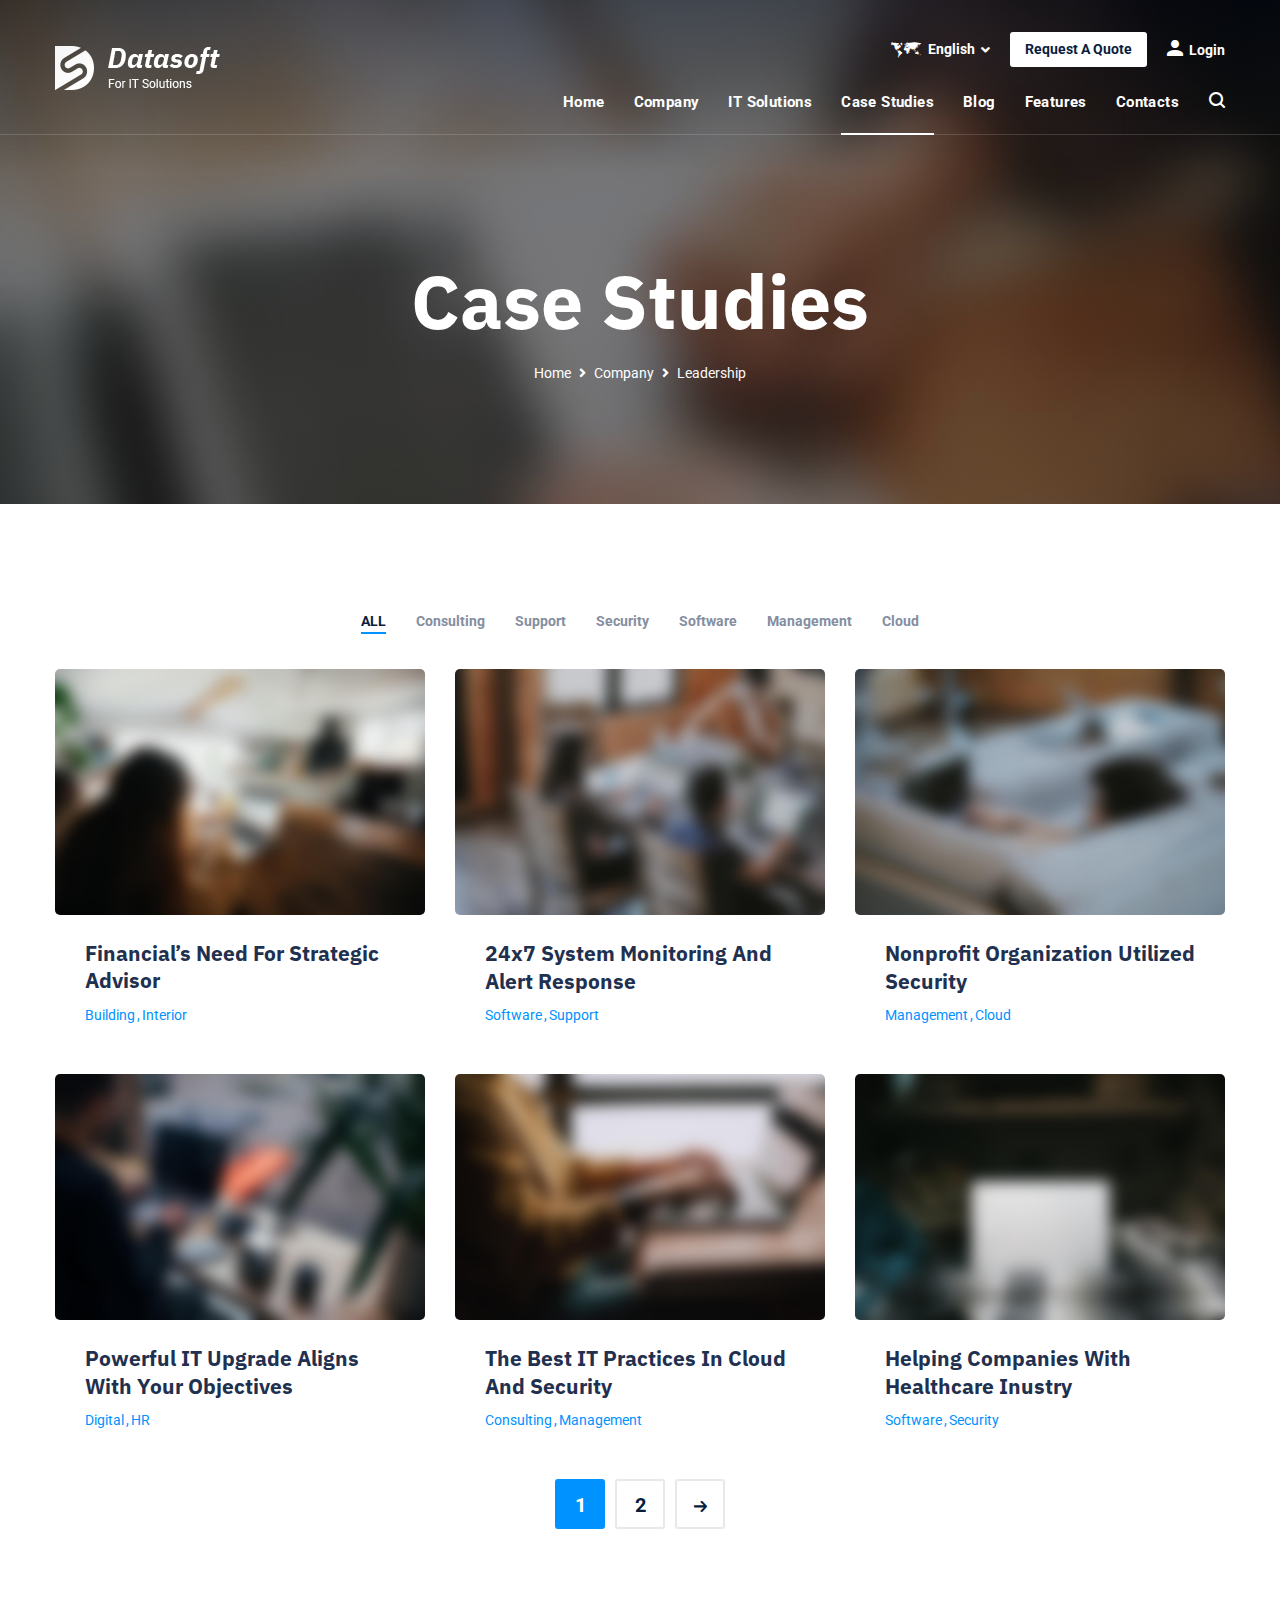
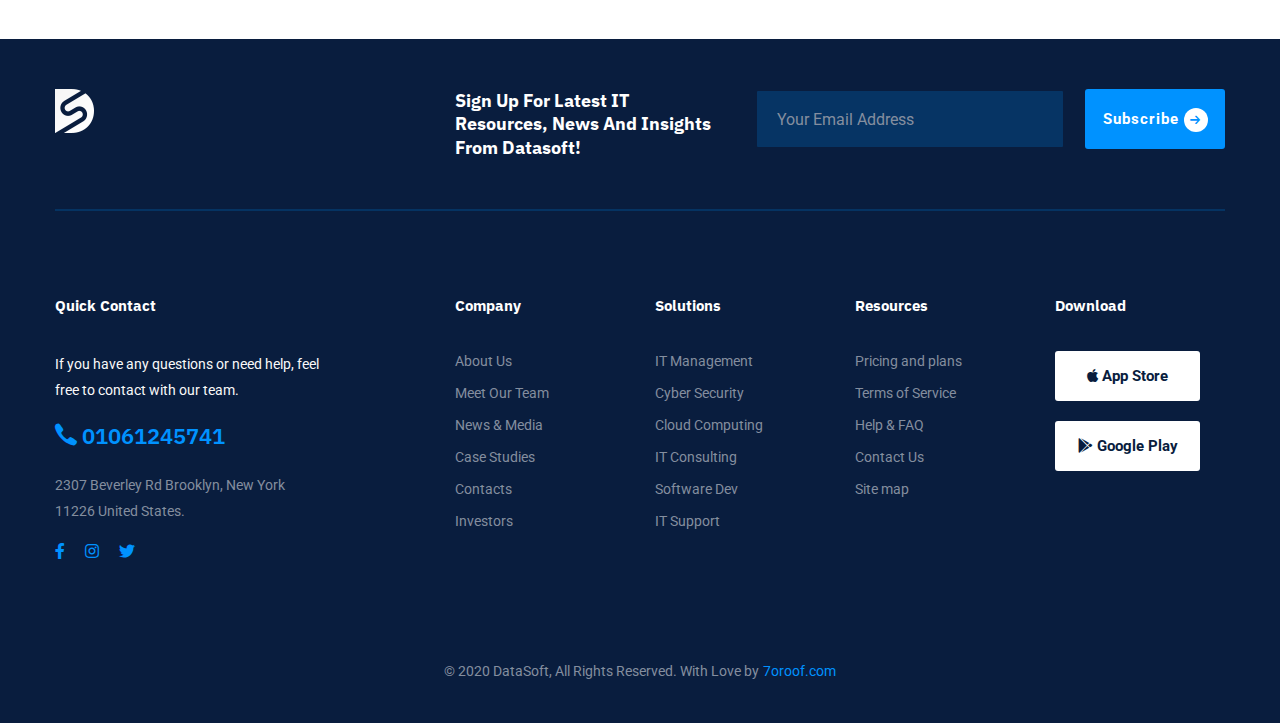
<file: DataSoft/case-studies-classic.html>
<!DOCTYPE html>
<html lang="en">

<head>
  <meta charset="UTF-8" />
  <meta name="viewport" content="width=device-width, initial-scale=1.0" />
  <meta http-equiv="X-UA-Compatible" content="ie=edge" />
  <meta name="description" content="DataSoft  IT Solutions &  Services Template">
  <link href="assets/images/favicon/favicon.png" rel="icon">
  <title>DataSoft IT Solutions & Services Template</title>

  <link rel="stylesheet"
    href="https://fonts.googleapis.com/css2?family=IBM+Plex+Sans:wght@400;500;600;700&family=Roboto:wght@400;700&display=swap">
  <link rel="stylesheet" href="https://use.fontawesome.com/releases/v5.1.1/css/all.css">
  <link rel="stylesheet" href="assets/css/libraries.css">
  <link rel="stylesheet" href="assets/css/style.css">
</head>

<body>
  <div class="wrapper">
    <div class="preloader">
      <div class="loading"><span></span><span></span><span></span><span></span></div>
    </div><!-- /.preloader -->

    <!-- =========================
        Header
    =========================== -->
    <header class="header header-transparent header-full">
      <nav class="navbar navbar-expand-lg sticky-navbar">
        <div class="container">
          <a class="navbar-brand" href="index.html">
            <img src="assets/images/logo/logo-light.png" class="logo-light" alt="logo">
            <img src="assets/images/logo/logo-dark.png" class="logo-dark" alt="logo">
          </a>
          <button class="navbar-toggler" type="button">
            <span class="menu-lines"><span></span></span>
          </button>
          <div class="header__top-right">
            <ul class="list-unstyled d-flex justify-content-end align-items-center mb-0">
              <li>
                <div class="dropdown lang-dropdown">
                  <button class="dropdown-toggle lang-dropdown-toggle" id="langDropdown" data-toggle="dropdown">
                    <i class="icon-map"></i><span>English</span>
                  </button>
                  <div class="dropdown-menu" aria-labelledby="langDropdown">
                    <a class="dropdown-item" href="#">Spain</a>
                    <a class="dropdown-item" href="#">France</a>
                  </div>
                </div>
              </li>
              <li>
                <ul class="navbar-actions list-unstyled mb-0 d-flex align-items-center">
                  <li class="d-none d-xl-block">
                    <a href="request-quote.html" class="btn action__btn-contact">Request A Quote</a>
                  </li>
                  <li>
                    <button class="action__btn action__btn-login open-login-popup">
                      <i class="icon-user"></i><span>Login</span>
                    </button>
                  </li>
                </ul><!-- /.navbar-actions -->
              </li>
            </ul>
          </div><!-- /.header-top-right -->
          <div class="collapse navbar-collapse" id="mainNavigation">
            <ul class="navbar-nav ml-auto">
              <li class="nav__item has-dropdown">
                <a href="#" data-toggle="dropdown" class="dropdown-toggle nav__item-link">Home</a>
                <ul class="dropdown-menu">
                  <li class="nav__item">
                    <a href="index.html" class="nav__item-link">Home Main</a>
                  </li><!-- /.nav-item -->
                  <li class="nav__item">
                    <a href="home-modern.html" class="nav__item-link">Home Modern</a>
                  </li><!-- /.nav-item -->
                  <li class="nav__item">
                    <a href="home-classic.html" class="nav__item-link">Home Classic</a>
                  </li><!-- /.nav-item -->
                </ul><!-- /.dropdown-menu -->
              </li><!-- /.nav-item -->
              <li class="nav__item has-dropdown">
                <a href="#" data-toggle="dropdown" class="dropdown-toggle nav__item-link">Company</a>
                <ul class="dropdown-menu">
                  <li class="nav__item">
                    <a href="about-us.html" class="nav__item-link">About Us</a>
                  </li><!-- /.nav-item -->
                  <li class="nav__item">
                    <a href="why-us.html" class="nav__item-link">Why Choose Us</a>
                  </li><!-- /.nav-item -->
                  <li class="nav__item">
                    <a href="leadership-team.html" class="nav__item-link">Leadership Team</a>
                  </li><!-- /.nav-item -->
                  <li class="nav__item">
                    <a href="awards.html" class="nav__item-link">Award & Recognition</a>
                  </li><!-- /.nav-item -->
                  <li class="nav__item">
                    <a href="pricing.html" class="nav__item-link">Pricing & Plans</a>
                  </li><!-- /.nav-item -->
                  <li class="nav__item">
                    <a href="faqs.html" class="nav__item-link">Help & FAQs</a>
                  </li> <!-- /.nav-item -->
                  <li class="nav__item">
                    <a href="careers.html" class="nav__item-link">Careers</a>
                  </li><!-- /.nav-item -->
                </ul><!-- /.dropdown-menu -->
              </li><!-- /.nav-item -->
              <li class="nav__item has-dropdown">
                <a href="#" data-toggle="dropdown" class="dropdown-toggle nav__item-link">IT Solutions</a>
                <ul class="dropdown-menu wide-dropdown-menu">
                  <li class="nav__item">
                    <div class="row mx-0">
                      <div class="col-sm-6 dropdown-menu-col">
                        <a href="it-solutions.html" class="nav__item-link dropdown-menu-title">IT Solutions</a>
                        <ul class="nav flex-column">
                          <li class="nav__item"><a class="nav__item-link" href="it-solutions-single.html">IT
                              Management</a>
                          </li> <!-- /.nav-item -->
                          <li class="nav__item"><a class="nav__item-link" href="it-solutions-single.html">Cyber
                              Security</a>
                          </li> <!-- /.nav-item -->
                          <li class="nav__item"><a class="nav__item-link" href="it-solutions-single.html">Cloud
                              Computing</a>
                          </li> <!-- /.nav-item -->
                          <li class="nav__item"><a class="nav__item-link" href="it-solutions-single.html">IT
                              Consulting</a>
                          </li> <!-- /.nav-item -->
                          <li class="nav__item"><a class="nav__item-link" href="it-solutions-single.html">Software
                              Dev</a>
                          </li> <!-- /.nav-item -->
                          <li class="nav__item"><a class="nav__item-link" href="it-solutions-single.html">IT Support</a>
                          </li>
                          <!-- /.nav-item -->
                        </ul>
                      </div><!-- /.col-sm-6 -->
                      <div class="col-sm-6 dropdown-menu-col">
                        <a href="industries.html" class="nav__item-link dropdown-menu-title">Industries</a>
                        <ul class="nav flex-column">
                          <li class="nav__item"><a class="nav__item-link"
                              href="industries-single-industry.html">Education,
                              Non-Profit</a></li> <!-- /.nav-item -->
                          <li class="nav__item"><a class="nav__item-link"
                              href="industries-single-industry.html">Accounting,
                              Finance</a></li> <!-- /.nav-item -->
                          <li class="nav__item"><a class="nav__item-link"
                              href="industries-single-industry.html">Government &
                              Public</a></li> <!-- /.nav-item -->
                          <li class="nav__item"><a class="nav__item-link" href="industries-single-industry.html">Energy
                              &
                              Utilities</a></li> <!-- /.nav-item -->
                          <li class="nav__item"><a class="nav__item-link" href="industries-single-industry.html">Legal,
                              Law
                              Firms</a></li> <!-- /.nav-item -->
                          <li class="nav__item"><a class="nav__item-link"
                              href="industries-single-industry.html">Manufacturing</a>
                          </li>
                          <!-- /.nav-item -->
                        </ul>
                      </div><!-- /.col-sm-6 -->
                    </div><!-- /.row -->
                  </li><!-- /.nav-item -->
                </ul><!-- /.dropdown-menu -->
              </li><!-- /.nav-item -->
              <li class="nav__item has-dropdown">
                <a href="#" data-toggle="dropdown" class="dropdown-toggle nav__item-link active">Case Studies</a>
                <ul class="dropdown-menu">
                  <li class="nav__item">
                    <a href="case-studies-grid.html" class="nav__item-link">Case Studies Grid</a>
                  </li><!-- /.nav-item -->
                  <li class="nav__item">
                    <a href="case-studies-modern.html" class="nav__item-link">Case Studies Modern</a>
                  </li><!-- /.nav-item -->
                  <li class="nav__item">
                    <a href="case-studies-classic.html" class="nav__item-link">Case Studies Classic</a>
                  </li><!-- /.nav-item -->
                  <li class="nav__item">
                    <a href="case-studies-single.html" class="nav__item-link">Single Case Study</a>
                  </li><!-- /.nav-item -->
                </ul><!-- /.dropdown-menu -->
              </li><!-- /.nav-item -->
              <li class="nav__item has-dropdown">
                <a href="#" data-toggle="dropdown" class="dropdown-toggle nav__item-link">Blog</a>
                <ul class="dropdown-menu">
                  <li class="nav__item">
                    <a href="blog.html" class="nav__item-link">Our Blog</a>
                  </li><!-- /.nav-item -->
                  <li class="nav__item">
                    <a href="blog-single-post.html" class="nav__item-link">Single Blog Post</a>
                  </li><!-- /.nav-item -->
                </ul><!-- /.dropdown-menu -->
              </li><!-- /.nav-item -->
              <li class="nav__item has-dropdown">
                <a href="#" data-toggle="dropdown" class="dropdown-toggle nav__item-link">Features</a>
                <ul class="dropdown-menu">
                  <li class="nav__item">
                    <a href="coming-soon.html" class="nav__item-link">Coming Soon</a>
                  </li><!-- /.nav-item -->
                  <li class="nav__item">
                    <a href="404.html" class="nav__item-link">404 Page</a>
                  </li><!-- /.nav-item -->
                  <li class="nav__item">
                    <a href="#" class="nav__item-link  open-register-popup">Register</a>
                  </li><!-- /.nav-item -->
                  <li class="nav__item">
                    <a href="#" class="nav__item-link  open-login-popup">Login</a>
                  </li><!-- /.nav-item -->
                </ul><!-- /.dropdown-menu -->
              </li><!-- /.nav-item -->
              <li class="nav__item">
                <a href="contact-us.html" class="nav__item-link">Contacts</a>
              </li><!-- /.nav-item -->
            </ul><!-- /.navbar-nav -->
            <button class="close-mobile-menu d-block d-lg-none"><i class="fas fa-times"></i></button>
          </div><!-- /.navbar-collapse -->
          <div class="d-flex align-items-center">
            <a href="#" class="action__btn action__btn-search ml-30"><i class="icon-search"></i></a>
          </div>
        </div><!-- /.container -->
      </nav><!-- /.navabr -->
    </header><!-- /.Header -->

    <!-- ========================
       page title 
    =========================== -->
    <section class="page-title page-title-layout12 bg-overlay bg-overlay-gradient bg-parallax text-center">
      <div class="bg-img"><img src="assets/images/page-titles/13.jpg" alt="background"></div>
      <div class="container">
        <div class="row">
          <div class="col-12">
            <h1 class="pagetitle__heading">Case Studies</h1>
            <nav>
              <ol class="breadcrumb justify-content-center mb-0">
                <li class="breadcrumb-item"><a href="index.html">Home</a></li>
                <li class="breadcrumb-item"><a href="about-us.html">Company</a></li>
                <li class="breadcrumb-item active" aria-current="page">Leadership</li>
              </ol>
            </nav>
          </div><!-- /.col-lg-12 -->
        </div><!-- /.row -->
      </div><!-- /.container -->
    </section><!-- /.page-title -->

    <!-- =========================== 
      portfolio grid
    ============================= -->
    <section class="portfolio-grid">
      <div class="container">
        <div class="row">
          <div class="col-12">
            <ul class="portfolio-filter d-flex flex-wrap justify-content-center list-unstyled">
              <li><a class="filter active" href="#" data-filter="all">ALL</a></li>
              <li><a class="filter" href="#" data-filter=".filter-Consulting">Consulting</a></li>
              <li><a class="filter" href="#" data-filter=".filter-Support">Support</a></li>
              <li><a class="filter" href="#" data-filter=".filter-Security">Security</a></li>
              <li><a class="filter" href="#" data-filter=".filter-Software">Software</a></li>
              <li><a class="filter" href="#" data-filter=".filter-Management">Management</a></li>
              <li><a class="filter" href="#" data-filter=".filter-Cloud">Cloud</a></li>
            </ul><!-- /.portfolio-filter  -->
          </div><!-- /.col-lg-12 -->
        </div><!-- /.row -->
        <div id="filtered-items-wrap" class="row">
          <!-- portfolio item #1 -->
          <div class="col-sm-6 col-md-6 col-lg-4 mix filter-Support">
            <div class="portfolio-item">
              <div class="portfolio__img">
                <img src="assets/images/portfolio/grid/1.jpg" alt="portfolio img">
              </div><!-- /.portfolio-img -->
              <div class="portfolio__content">
                <h4 class="portfolio__title"><a href="#">Financial’s Need For
                    Strategic Advisor</a></h4>
                <div class="portfolio__cat">
                  <a href="#">Building</a><a href="#">Interior</a>
                </div><!-- /.portfolio-cat -->
              </div><!-- /.portfolio-content -->
            </div><!-- /.portfolio-item -->
          </div><!-- /.col-lg-4 -->
          <!-- portfolio item #2 -->
          <div class="col-sm-6 col-md-6 col-lg-4 mix filter-Consulting">
            <div class="portfolio-item">
              <div class="portfolio__img">
                <img src="assets/images/portfolio/grid/2.jpg" alt="portfolio img">
              </div><!-- /.portfolio-img -->
              <div class="portfolio__content">
                <h4 class="portfolio__title"><a href="#">24x7 System Monitoring and
                    Alert Response</a></h4>
                <div class="portfolio__cat">
                  <a href="#">Software</a><a href="#">Support</a>
                </div><!-- /.portfolio-cat -->
              </div><!-- /.portfolio-content -->
            </div><!-- /.portfolio-item -->
          </div><!-- /.col-lg-4 -->
          <!-- portfolio item #3 -->
          <div class="col-sm-6 col-md-6 col-lg-4 mix filter-Security">
            <div class="portfolio-item">
              <div class="portfolio__img">
                <img src="assets/images/portfolio/grid/3.jpg" alt="portfolio img">
              </div><!-- /.portfolio-img -->
              <div class="portfolio__content">
                <h4 class="portfolio__title"><a href="#">Nonprofit Organization
                    Utilized Security</a></h4>
                <div class="portfolio__cat">
                  <a href="#">Management</a><a href="#">Cloud</a>
                </div><!-- /.portfolio-cat -->
              </div><!-- /.portfolio-content -->
            </div><!-- /.portfolio-item -->
          </div><!-- /.col-lg-4 -->
          <!-- portfolio item #4 -->
          <div class="col-sm-6 col-md-6 col-lg-4 mix filter-Software">
            <div class="portfolio-item">
              <div class="portfolio__img">
                <img src="assets/images/portfolio/grid/4.jpg" alt="portfolio img">
              </div><!-- /.portfolio-img -->
              <div class="portfolio__content">
                <h4 class="portfolio__title"><a href="#">Powerful IT Upgrade Aligns
                    With Your Objectives</a></h4>
                <div class="portfolio__cat">
                  <a href="#">Digital</a><a href="#">HR</a>
                </div><!-- /.portfolio-cat -->
              </div><!-- /.portfolio-content -->
            </div><!-- /.portfolio-item -->
          </div><!-- /.col-lg-4 -->
          <!-- portfolio item #5 -->
          <div class="col-sm-6 col-md-6 col-lg-4 mix filter-Management">
            <div class="portfolio-item">
              <div class="portfolio__img">
                <img src="assets/images/portfolio/grid/5.jpg" alt="portfolio img">
              </div><!-- /.portfolio-img -->
              <div class="portfolio__content">
                <h4 class="portfolio__title"><a href="#">The Best IT Practices in Cloud
                    and Security</a></h4>
                <div class="portfolio__cat">
                  <a href="#">Consulting</a><a href="#">Management</a>
                </div><!-- /.portfolio-cat -->
              </div><!-- /.portfolio-content -->
            </div><!-- /.portfolio-item -->
          </div><!-- /.col-lg-4 -->
          <!-- portfolio item #6 -->
          <div class="col-sm-6 col-md-6 col-lg-4 mix filter-Cloud">
            <div class="portfolio-item">
              <div class="portfolio__img">
                <img src="assets/images/portfolio/grid/6.jpg" alt="portfolio img">
              </div><!-- /.portfolio-img -->
              <div class="portfolio__content">
                <h4 class="portfolio__title"><a href="#">Helping Companies With
                    Healthcare Inustry</a></h4>
                <div class="portfolio__cat">
                  <a href="#">Software</a><a href="#">Security</a>
                </div><!-- /.portfolio-cat -->
              </div><!-- /.portfolio-content -->
            </div><!-- /.portfolio-item -->
          </div><!-- /.col-lg-4 -->
        </div><!-- /.row -->
        <div class="row">
          <div class="col-sm-12 col-md-12 col-lg-12 text-center">
            <nav class="pagination-area">
              <ul class="pagination justify-content-center mb-0">
                <li><a class="current" href="#">1</a></li>
                <li><a href="#">2</a></li>
                <li><a href="#"><i class="icon-arrow-right"></i></a></li>
              </ul>
            </nav><!-- .pagination-area -->
          </div><!-- /.col-lg-12 -->
        </div><!-- /.row -->
      </div><!-- /.container -->
    </section><!-- /.portfolio layout 3  -->

    <!-- ========================
      Footer
    ========================== -->
    <footer class="footer bg-secondary">
      <div class="container">
        <div class="footer-top pt-50 pb-30">
          <div class="row">
            <div class="col-sm-4 col-md-2 col-lg-4">
              <img src="assets/images/logo/logo-light-small.png" alt="logo" class="mb-30">
            </div><!-- /.col-lg-2 -->
            <div class="col-sm-8 col-md-4 col-lg-3">
              <h6 class="footer-top__title">Sign up for latest IT resources,
                news and insights from Datasoft!</h6>
            </div><!-- /.col-lg-3 -->
            <div class="col-sm-12 col-md-6 col-lg-5">
              <form class="footer-form d-flex mb-0">
                <input type="text" class="form-control mr-20" placeholder="Your Email Address">
                <button type="submit" class="btn btn__primary btn__primary-style2">
                  <span>Subscribe</span>
                  <i class="icon-arrow-right"></i>
                </button>
              </form>
            </div><!-- /.col-lg-6 -->
          </div><!-- /.row -->
        </div><!-- /.footer-top -->
        <div class="footer-primary">
          <div class="row">
            <div class="col-sm-12 col-md-12 col-lg-3 footer-widget footer-widget-about">
              <div class="footer-widget__content">
                <div class="contact-info">
                  <h6 class="footer-widget__title">Quick Contact</h6>
                  <ul class="contact-list list-unstyled">
                    <li class="color-gray">If you have any questions or need help, feel free to contact with our team.
                    </li>
                    <li class="mt-20 mb-20">
                      <a href="tel:01061245741" class="phone-number">
                        <i class="icon-phone"></i> <span>01061245741</span>
                      </a>
                    </li>
                    <li class="color-body">2307 Beverley Rd Brooklyn, New York 11226 United States.</li>
                  </ul>
                </div><!-- /.contact-info -->
                <ul class="social-icons list-unstyled mb-0">
                  <li><a href="#"><i class="fab fa-facebook-f"></i></a></li>
                  <li><a href="#"><i class="fab fa-instagram"></i></a></li>
                  <li><a href="#"><i class="fab fa-twitter"></i></a></li>
                </ul><!-- /.social-icons -->
              </div><!-- /.footer-widget__content -->
            </div><!-- /.col-xl-2 -->
            <div class="col-sm-6 col-md-6 col-lg-2 offset-lg-1 footer-widget footer-widget-nav">
              <h6 class="footer-widget__title">Company</h6>
              <div class="footer-widget__content">
                <nav>
                  <ul class="list-unstyled">
                    <li><a href="about-us.html">About Us</a></li>
                    <li><a href="leadership-team.html">Meet Our Team</a></li>
                    <li><a href="blog.html">News & Media</a></li>
                    <li><a href="projects-grid.html">Case Studies</a></li>
                    <li><a href="contacs.html">Contacts</a></li>
                    <li><a href="#">Investors</a></li>
                  </ul>
                </nav>
              </div><!-- /.footer-widget__content -->
            </div><!-- /.col-lg-2 -->
            <div class="col-sm-6 col-md-6 col-lg-2 footer-widget footer-widget-nav">
              <h6 class="footer-widget__title">Solutions</h6>
              <div class="footer-widget__content">
                <nav>
                  <ul class="list-unstyled">
                    <li><a href="#">IT Management</a></li>
                    <li><a href="#">Cyber Security</a></li>
                    <li><a href="#">Cloud Computing</a></li>
                    <li><a href="#">IT Consulting</a></li>
                    <li><a href="#">Software Dev</a></li>
                    <li><a href="#">IT Support</a></li>
                  </ul>
                </nav>
              </div><!-- /.footer-widget__content -->
            </div><!-- /.col-lg-2 -->
            <div class="col-sm-6 col-md-6 col-lg-2 footer-widget footer-widget-nav">
              <h6 class="footer-widget__title">Resources</h6>
              <div class="footer-widget__content">
                <nav>
                  <ul class="list-unstyled">
                    <li><a href="pricing.html">Pricing and plans</a></li>
                    <li><a href="#">Terms of Service</a></li>
                    <li><a href="faqs.html">Help & FAQ</a></li>
                    <li><a href="contacs.html">Contact Us</a></li>
                    <li><a href="#">Site map</a></li>
                  </ul>
                </nav>
              </div><!-- /.footer-widget__content -->
            </div><!-- /.col-lg-2 -->
            <div class="col-sm-6 col-md-6 col-lg-2 footer-widget footer-widget-nav">
              <h6 class="footer-widget__title">Download</h6>
              <div class="footer-widget__content">
                <a href="#" class="btn btn__white btn__download mb-20">
                  <i class="fab fa-apple"></i>
                  <span>App Store</span>
                </a>
                <a href="#" class="btn btn__white btn__download mb-20">
                  <i class="fab fa-google-play"></i>
                  <span>Google Play</span>
                </a>
              </div><!-- /.footer-widget__content -->
            </div><!-- /.col-lg-2 -->
          </div><!-- /.row -->
        </div><!-- /.footer-primary -->
        <div class="row">
          <div class="col-sm-12 col-md-12 col-lg-12 text-center pb-40">
            <span class="fz-14">&copy; 2020 DataSoft, All Rights Reserved. With Love by</span>
            <a class="fz-14 color-primary" href="http://themeforest.net/user/7oroof">7oroof.com</a>
          </div><!-- /.col-lg-12 -->
        </div><!-- /.row -->
      </div><!-- /.container -->
    </footer><!-- /.Footer -->
    <button id="scrollTopBtn"><i class="fas fa-long-arrow-alt-up"></i></button>

    <div class="login-popup" id="login-popup">
      <div class="login-popup-wrapper">
        <form class="login-popup__form">
          <h3 class="login-popup__title">Login!</h3>
          <p class="login-popup__desc">Connect, organize and get things done to keep your IT business safe.</p>
          <div class="form-group mb-20">
            <i class="icon-mail input-icon"></i>
            <input type="text" class="form-control" placeholder="Email">
          </div>
          <div class="form-group mb-20">
            <i class="icon-lock input-icon"></i>
            <input type="password" class="form-control" placeholder="********">
          </div>
          <div class="d-flex align-items-center justify-content-between mb-20">
            <div class="custom-control custom-checkbox d-flex align-items-center">
              <input type="checkbox" class="custom-control-input" id="customCheck1">
              <label class="custom-control-label" for="customCheck1">Remember Me!</label>
            </div>
            <a href="#" class="fz-14 font-weight-bold color-secondary">Forget Password?</a>
          </div>
          <button type="submit" class="btn btn__primary btn__block btn__xl">
            <span>Login</span>
            <i class="icon-arrow-right"></i>
          </button>
        </form>
        <div class="d-flex justify-content-center align-items-center mt-20">
          <span class="color-white fz-14 font-weight-bold">Don’t Have An Account?</span>
          <button id="go-register" class="go-register fz-14 font-weight-bold">
            <span>Register Here</span><i class="icon-arrow-right"></i>
          </button>
        </div>
      </div>
    </div><!-- /.login-popup -->

    <div class="login-popup" id="register-popup">
      <div class="login-popup-wrapper">
        <form class="login-popup__form">
          <h3 class="login-popup__title">Register!</h3>
          <p class="login-popup__desc">Connect, organize and get things done to keep your IT business safe.</p>
          <div class="form-group mb-20">
            <i class="icon-mail input-icon"></i>
            <input type="text" class="form-control" placeholder="Email">
          </div>
          <div class="form-group mb-20">
            <i class="icon-lock input-icon"></i>
            <input type="password" class="form-control" placeholder="********">
          </div>
          <div class="d-flex align-items-center justify-content-between mb-20">
            <div class="custom-control custom-checkbox d-flex align-items-center">
              <input type="checkbox" class="custom-control-input" id="customCheck2">
              <label class="custom-control-label" for="customCheck2">I read & agree to <a href="#">Terms &
                  Conditions</a></label>
            </div>
          </div>
          <button type="submit" class="btn btn__primary btn__block btn__xl">
            <span>Register</span>
            <i class="icon-arrow-right"></i>
          </button>
        </form>
        <div class="d-flex justify-content-center align-items-center mt-20">
          <span class="color-white fz-14 font-weight-bold">Have An Account?</span>
          <button id="go-login" class="go-login fz-14 font-weight-bold">
            <span>Login Here</span><i class="icon-arrow-right"></i>
          </button>
        </div>
      </div>
    </div><!-- /.login-popup -->

    <div class="search-popup">
      <button type="button" class="search-popup__close"><i class="fas fa-times"></i></button>
      <form class="search-popup__form">
        <input type="text" class="search-popup__form__input" placeholder="Type Words Then Enter">
        <button class="search-popup__btn"><i class="icon-search"></i></button>
      </form>
    </div><!-- /. search-popup -->
  </div><!-- /.wrapper -->

  <script src="assets/js/jquery-3.5.1.min.js"></script>
  <script src="assets/js/plugins.js"></script>
  <script src="assets/js/main.js"></script>
</body>

</html>
</file>
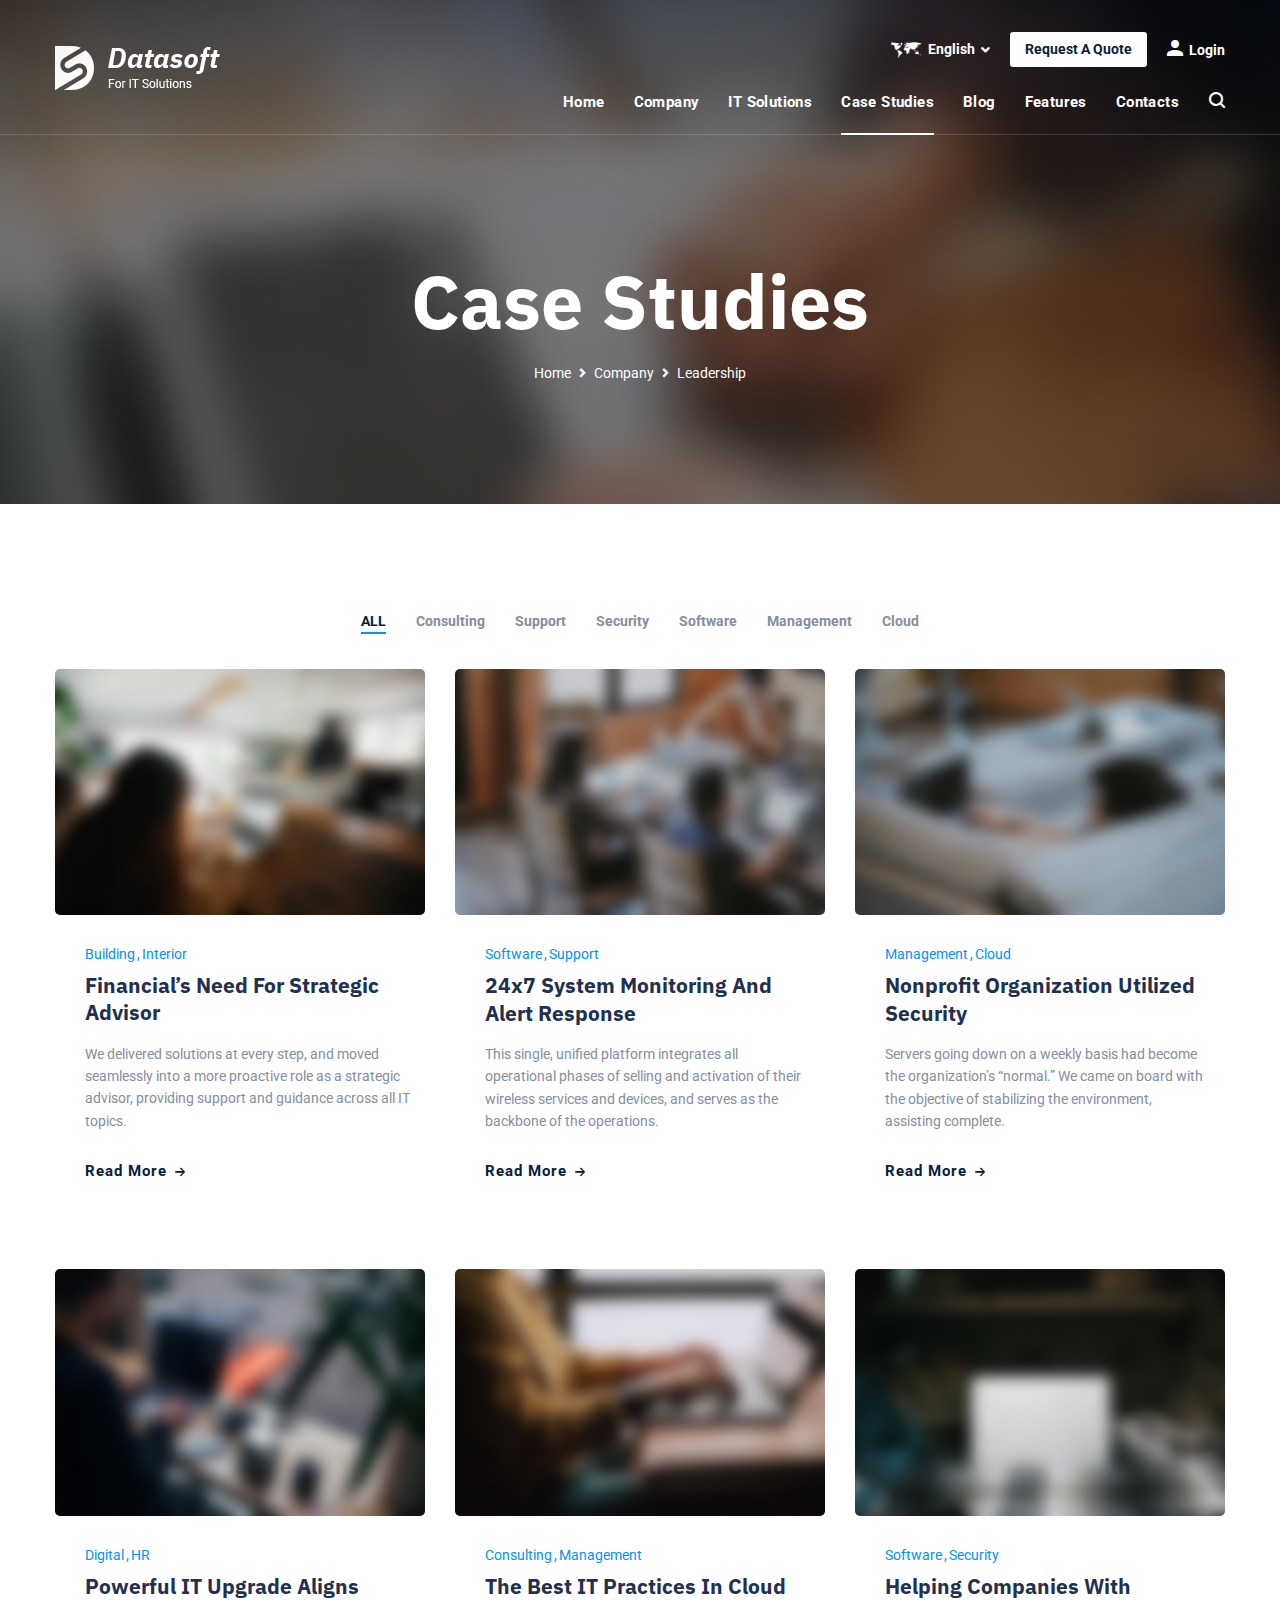
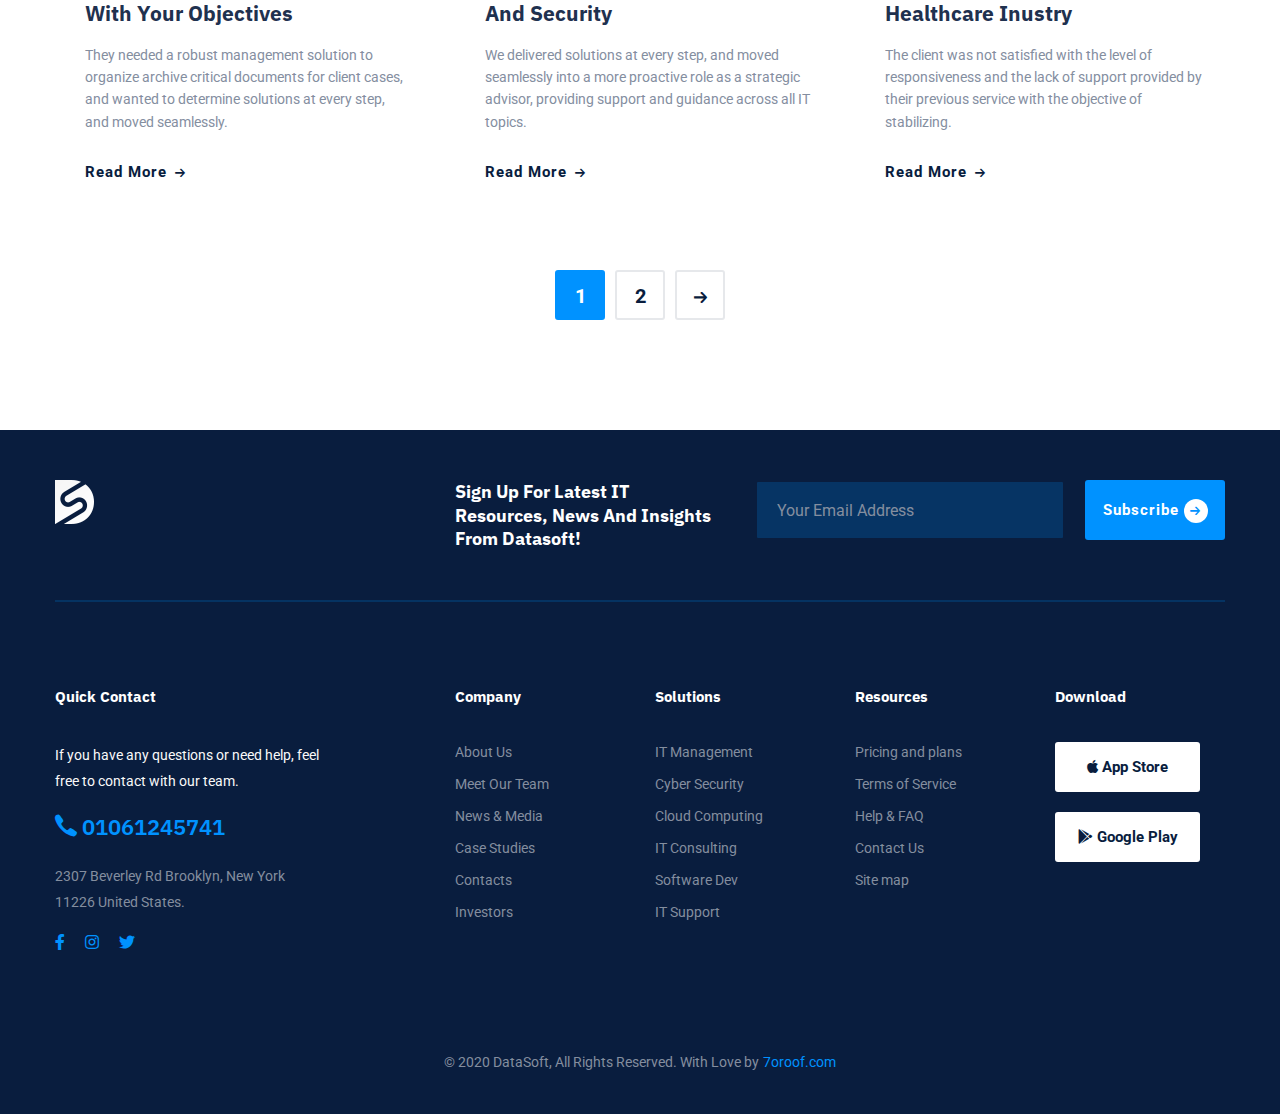
<file: DataSoft/case-studies-grid.html>
<!DOCTYPE html>
<html lang="en">

<head>
  <meta charset="UTF-8" />
  <meta name="viewport" content="width=device-width, initial-scale=1.0" />
  <meta http-equiv="X-UA-Compatible" content="ie=edge" />
  <meta name="description" content="DataSoft  IT Solutions &  Services Template">
  <link href="assets/images/favicon/favicon.png" rel="icon">
  <title>DataSoft IT Solutions & Services Template</title>

  <link rel="stylesheet"
    href="https://fonts.googleapis.com/css2?family=IBM+Plex+Sans:wght@400;500;600;700&family=Roboto:wght@400;700&display=swap">
  <link rel="stylesheet" href="https://use.fontawesome.com/releases/v5.1.1/css/all.css">
  <link rel="stylesheet" href="assets/css/libraries.css">
  <link rel="stylesheet" href="assets/css/style.css">
</head>

<body>
  <div class="wrapper">
    <div class="preloader">
      <div class="loading"><span></span><span></span><span></span><span></span></div>
    </div><!-- /.preloader -->

    <!-- =========================
        Header
    =========================== -->
    <header class="header header-transparent header-full">
      <nav class="navbar navbar-expand-lg sticky-navbar">
        <div class="container">
          <a class="navbar-brand" href="index.html">
            <img src="assets/images/logo/logo-light.png" class="logo-light" alt="logo">
            <img src="assets/images/logo/logo-dark.png" class="logo-dark" alt="logo">
          </a>
          <button class="navbar-toggler" type="button">
            <span class="menu-lines"><span></span></span>
          </button>
          <div class="header__top-right">
            <ul class="list-unstyled d-flex justify-content-end align-items-center mb-0">
              <li>
                <div class="dropdown lang-dropdown">
                  <button class="dropdown-toggle lang-dropdown-toggle" id="langDropdown" data-toggle="dropdown">
                    <i class="icon-map"></i><span>English</span>
                  </button>
                  <div class="dropdown-menu" aria-labelledby="langDropdown">
                    <a class="dropdown-item" href="#">Spain</a>
                    <a class="dropdown-item" href="#">France</a>
                  </div>
                </div>
              </li>
              <li>
                <ul class="navbar-actions list-unstyled mb-0 d-flex align-items-center">
                  <li class="d-none d-xl-block">
                    <a href="request-quote.html" class="btn action__btn-contact">Request A Quote</a>
                  </li>
                  <li>
                    <button class="action__btn action__btn-login open-login-popup">
                      <i class="icon-user"></i><span>Login</span>
                    </button>
                  </li>
                </ul><!-- /.navbar-actions -->
              </li>
            </ul>
          </div><!-- /.header-top-right -->
          <div class="collapse navbar-collapse" id="mainNavigation">
            <ul class="navbar-nav ml-auto">
              <li class="nav__item has-dropdown">
                <a href="#" data-toggle="dropdown" class="dropdown-toggle nav__item-link">Home</a>
                <ul class="dropdown-menu">
                  <li class="nav__item">
                    <a href="index.html" class="nav__item-link">Home Main</a>
                  </li><!-- /.nav-item -->
                  <li class="nav__item">
                    <a href="home-modern.html" class="nav__item-link">Home Modern</a>
                  </li><!-- /.nav-item -->
                  <li class="nav__item">
                    <a href="home-classic.html" class="nav__item-link">Home Classic</a>
                  </li><!-- /.nav-item -->
                </ul><!-- /.dropdown-menu -->
              </li><!-- /.nav-item -->
              <li class="nav__item has-dropdown">
                <a href="#" data-toggle="dropdown" class="dropdown-toggle nav__item-link">Company</a>
                <ul class="dropdown-menu">
                  <li class="nav__item">
                    <a href="about-us.html" class="nav__item-link">About Us</a>
                  </li><!-- /.nav-item -->
                  <li class="nav__item">
                    <a href="why-us.html" class="nav__item-link">Why Choose Us</a>
                  </li><!-- /.nav-item -->
                  <li class="nav__item">
                    <a href="leadership-team.html" class="nav__item-link">Leadership Team</a>
                  </li><!-- /.nav-item -->
                  <li class="nav__item">
                    <a href="awards.html" class="nav__item-link">Award & Recognition</a>
                  </li><!-- /.nav-item -->
                  <li class="nav__item">
                    <a href="pricing.html" class="nav__item-link">Pricing & Plans</a>
                  </li><!-- /.nav-item -->
                  <li class="nav__item">
                    <a href="faqs.html" class="nav__item-link">Help & FAQs</a>
                  </li> <!-- /.nav-item -->
                  <li class="nav__item">
                    <a href="careers.html" class="nav__item-link">Careers</a>
                  </li><!-- /.nav-item -->
                </ul><!-- /.dropdown-menu -->
              </li><!-- /.nav-item -->
              <li class="nav__item has-dropdown">
                <a href="#" data-toggle="dropdown" class="dropdown-toggle nav__item-link">IT Solutions</a>
                <ul class="dropdown-menu wide-dropdown-menu">
                  <li class="nav__item">
                    <div class="row mx-0">
                      <div class="col-sm-6 dropdown-menu-col">
                        <a href="it-solutions.html" class="nav__item-link dropdown-menu-title">IT Solutions</a>
                        <ul class="nav flex-column">
                          <li class="nav__item"><a class="nav__item-link" href="it-solutions-single.html">IT
                              Management</a>
                          </li> <!-- /.nav-item -->
                          <li class="nav__item"><a class="nav__item-link" href="it-solutions-single.html">Cyber
                              Security</a>
                          </li> <!-- /.nav-item -->
                          <li class="nav__item"><a class="nav__item-link" href="it-solutions-single.html">Cloud
                              Computing</a>
                          </li> <!-- /.nav-item -->
                          <li class="nav__item"><a class="nav__item-link" href="it-solutions-single.html">IT
                              Consulting</a>
                          </li> <!-- /.nav-item -->
                          <li class="nav__item"><a class="nav__item-link" href="it-solutions-single.html">Software
                              Dev</a>
                          </li> <!-- /.nav-item -->
                          <li class="nav__item"><a class="nav__item-link" href="it-solutions-single.html">IT Support</a>
                          </li>
                          <!-- /.nav-item -->
                        </ul>
                      </div><!-- /.col-sm-6 -->
                      <div class="col-sm-6 dropdown-menu-col">
                        <a href="industries.html" class="nav__item-link dropdown-menu-title">Industries</a>
                        <ul class="nav flex-column">
                          <li class="nav__item"><a class="nav__item-link"
                              href="industries-single-industry.html">Education,
                              Non-Profit</a></li> <!-- /.nav-item -->
                          <li class="nav__item"><a class="nav__item-link"
                              href="industries-single-industry.html">Accounting,
                              Finance</a></li> <!-- /.nav-item -->
                          <li class="nav__item"><a class="nav__item-link"
                              href="industries-single-industry.html">Government &
                              Public</a></li> <!-- /.nav-item -->
                          <li class="nav__item"><a class="nav__item-link" href="industries-single-industry.html">Energy
                              &
                              Utilities</a></li> <!-- /.nav-item -->
                          <li class="nav__item"><a class="nav__item-link" href="industries-single-industry.html">Legal,
                              Law
                              Firms</a></li> <!-- /.nav-item -->
                          <li class="nav__item"><a class="nav__item-link"
                              href="industries-single-industry.html">Manufacturing</a>
                          </li>
                          <!-- /.nav-item -->
                        </ul>
                      </div><!-- /.col-sm-6 -->
                    </div><!-- /.row -->
                  </li><!-- /.nav-item -->
                </ul><!-- /.dropdown-menu -->
              </li><!-- /.nav-item -->
              <li class="nav__item has-dropdown">
                <a href="#" data-toggle="dropdown" class="dropdown-toggle nav__item-link active">Case Studies</a>
                <ul class="dropdown-menu">
                  <li class="nav__item">
                    <a href="case-studies-grid.html" class="nav__item-link">Case Studies Grid</a>
                  </li><!-- /.nav-item -->
                  <li class="nav__item">
                    <a href="case-studies-modern.html" class="nav__item-link">Case Studies Modern</a>
                  </li><!-- /.nav-item -->
                  <li class="nav__item">
                    <a href="case-studies-classic.html" class="nav__item-link">Case Studies Classic</a>
                  </li><!-- /.nav-item -->
                  <li class="nav__item">
                    <a href="case-studies-single.html" class="nav__item-link">Single Case Study</a>
                  </li><!-- /.nav-item -->
                </ul><!-- /.dropdown-menu -->
              </li><!-- /.nav-item -->
              <li class="nav__item has-dropdown">
                <a href="#" data-toggle="dropdown" class="dropdown-toggle nav__item-link">Blog</a>
                <ul class="dropdown-menu">
                  <li class="nav__item">
                    <a href="blog.html" class="nav__item-link">Our Blog</a>
                  </li><!-- /.nav-item -->
                  <li class="nav__item">
                    <a href="blog-single-post.html" class="nav__item-link">Single Blog Post</a>
                  </li><!-- /.nav-item -->
                </ul><!-- /.dropdown-menu -->
              </li><!-- /.nav-item -->
              <li class="nav__item has-dropdown">
                <a href="#" data-toggle="dropdown" class="dropdown-toggle nav__item-link">Features</a>
                <ul class="dropdown-menu">
                  <li class="nav__item">
                    <a href="coming-soon.html" class="nav__item-link">Coming Soon</a>
                  </li><!-- /.nav-item -->
                  <li class="nav__item">
                    <a href="404.html" class="nav__item-link">404 Page</a>
                  </li><!-- /.nav-item -->
                  <li class="nav__item">
                    <a href="#" class="nav__item-link  open-register-popup">Register</a>
                  </li><!-- /.nav-item -->
                  <li class="nav__item">
                    <a href="#" class="nav__item-link  open-login-popup">Login</a>
                  </li><!-- /.nav-item -->
                </ul><!-- /.dropdown-menu -->
              </li><!-- /.nav-item -->
              <li class="nav__item">
                <a href="contact-us.html" class="nav__item-link">Contacts</a>
              </li><!-- /.nav-item -->
            </ul><!-- /.navbar-nav -->
            <button class="close-mobile-menu d-block d-lg-none"><i class="fas fa-times"></i></button>
          </div><!-- /.navbar-collapse -->
          <div class="d-flex align-items-center">
            <a href="#" class="action__btn action__btn-search ml-30"><i class="icon-search"></i></a>
          </div>
        </div><!-- /.container -->
      </nav><!-- /.navabr -->
    </header><!-- /.Header -->

    <!-- ========================
       page title 
    =========================== -->
    <section class="page-title page-title-layout12 bg-overlay bg-overlay-gradient bg-parallax text-center">
      <div class="bg-img"><img src="assets/images/page-titles/13.jpg" alt="background"></div>
      <div class="container">
        <div class="row">
          <div class="col-12">
            <h1 class="pagetitle__heading">Case Studies</h1>
            <nav>
              <ol class="breadcrumb justify-content-center mb-0">
                <li class="breadcrumb-item"><a href="index.html">Home</a></li>
                <li class="breadcrumb-item"><a href="about-us.html">Company</a></li>
                <li class="breadcrumb-item active" aria-current="page">Leadership</li>
              </ol>
            </nav>
          </div><!-- /.col-lg-12 -->
        </div><!-- /.row -->
      </div><!-- /.container -->
    </section><!-- /.page-title -->

    <!-- =========================== 
      portfolio grid 
    ============================= -->
    <section class="portfolio-layout3">
      <div class="container">
        <div class="row">
          <div class="col-12">
            <ul class="portfolio-filter d-flex flex-wrap justify-content-center list-unstyled">
              <li><a class="filter active" href="#" data-filter="all">ALL</a></li>
              <li><a class="filter" href="#" data-filter=".filter-Consulting">Consulting</a></li>
              <li><a class="filter" href="#" data-filter=".filter-Support">Support</a></li>
              <li><a class="filter" href="#" data-filter=".filter-Security">Security</a></li>
              <li><a class="filter" href="#" data-filter=".filter-Software">Software</a></li>
              <li><a class="filter" href="#" data-filter=".filter-Management">Management</a></li>
              <li><a class="filter" href="#" data-filter=".filter-Cloud">Cloud</a></li>
            </ul><!-- /.portfolio-filter  -->
          </div><!-- /.col-lg-12 -->
        </div><!-- /.row -->
        <div id="filtered-items-wrap" class="row">
          <!-- portfolio item #1 -->
          <div class="col-sm-6 col-md-6 col-lg-4 mix filter-Support">
            <div class="portfolio-item">
              <div class="portfolio__img">
                <img src="assets/images/portfolio/grid/1.jpg" alt="portfolio img">
              </div><!-- /.portfolio-img -->
              <div class="portfolio__content">
                <div class="portfolio__icon">
                  <img src="assets/images/icons/1.png" alt="icon">
                </div><!-- /.portfolio__icon -->
                <div class="portfolio__cat">
                  <a href="#">Building</a><a href="#">Interior</a>
                </div><!-- /.portfolio-cat -->
                <h4 class="portfolio__title"><a href="#">Financial’s Need For
                    Strategic Advisor</a></h4>
                <p class="portfolio__desc">We delivered solutions at every step, and moved seamlessly into a more
                  proactive role as a strategic advisor, providing support and guidance across all IT topics.</p>
                <a href="case-studies-single.html" class="btn btn__secondary btn__link">
                  <span>Read More</span>
                  <i class="icon-arrow-right"></i>
                </a>
              </div><!-- /.portfolio-content -->
            </div><!-- /.portfolio-item -->
          </div><!-- /.col-lg-4 -->
          <!-- portfolio item #2 -->
          <div class="col-sm-6 col-md-6 col-lg-4 mix filter-Consulting">
            <div class="portfolio-item">
              <div class="portfolio__img">
                <img src="assets/images/portfolio/grid/2.jpg" alt="portfolio img">
              </div><!-- /.portfolio-img -->
              <div class="portfolio__content">
                <div class="portfolio__icon">
                  <img src="assets/images/icons/2.png" alt="icon">
                </div><!-- /.portfolio__icon -->
                <div class="portfolio__cat">
                  <a href="#">Software</a><a href="#">Support</a>
                </div><!-- /.portfolio-cat -->
                <h4 class="portfolio__title"><a href="#">24x7 System Monitoring and
                    Alert Response</a></h4>
                <p class="portfolio__desc">This single, unified platform integrates all operational phases of
                  selling and activation of their wireless services and devices, and serves as the backbone of the
                  operations.</p>
                <a href="case-studies-single.html" class="btn btn__secondary btn__link">
                  <span>Read More</span>
                  <i class="icon-arrow-right"></i>
                </a>
              </div><!-- /.portfolio-content -->
            </div><!-- /.portfolio-item -->
          </div><!-- /.col-lg-4 -->
          <!-- portfolio item #3 -->
          <div class="col-sm-6 col-md-6 col-lg-4 mix filter-Security">
            <div class="portfolio-item">
              <div class="portfolio__img">
                <img src="assets/images/portfolio/grid/3.jpg" alt="portfolio img">
              </div><!-- /.portfolio-img -->
              <div class="portfolio__content">
                <div class="portfolio__icon">
                  <img src="assets/images/icons/3.png" alt="icon">
                </div><!-- /.portfolio__icon -->
                <div class="portfolio__cat">
                  <a href="#">Management</a><a href="#">Cloud</a>
                </div><!-- /.portfolio-cat -->
                <h4 class="portfolio__title"><a href="#">Nonprofit Organization
                    Utilized Security</a></h4>
                <p class="portfolio__desc">Servers going down on a weekly basis had become the organization’s
                  “normal.” We came on board with the objective of stabilizing the environment, assisting complete.</p>
                <a href="case-studies-single.html" class="btn btn__secondary btn__link">
                  <span>Read More</span>
                  <i class="icon-arrow-right"></i>
                </a>
              </div><!-- /.portfolio-content -->
            </div><!-- /.portfolio-item -->
          </div><!-- /.col-lg-4 -->
          <!-- portfolio item #4 -->
          <div class="col-sm-6 col-md-6 col-lg-4 mix filter-Software">
            <div class="portfolio-item">
              <div class="portfolio__img">
                <img src="assets/images/portfolio/grid/4.jpg" alt="portfolio img">
              </div><!-- /.portfolio-img -->
              <div class="portfolio__content">
                <div class="portfolio__icon">
                  <img src="assets/images/icons/4.png" alt="icon">
                </div><!-- /.portfolio__icon -->
                <div class="portfolio__cat">
                  <a href="#">Digital</a><a href="#">HR</a>
                </div><!-- /.portfolio-cat -->
                <h4 class="portfolio__title"><a href="#">Powerful IT Upgrade Aligns
                    With Your Objectives</a></h4>
                <p class="portfolio__desc">They needed a robust management solution to organize archive critical
                  documents for client cases, and wanted to determine solutions at every step, and moved seamlessly.</p>
                <a href="case-studies-single.html" class="btn btn__secondary btn__link">
                  <span>Read More</span>
                  <i class="icon-arrow-right"></i>
                </a>
              </div><!-- /.portfolio-content -->
            </div><!-- /.portfolio-item -->
          </div><!-- /.col-lg-4 -->
          <!-- portfolio item #5 -->
          <div class="col-sm-6 col-md-6 col-lg-4 mix filter-Management">
            <div class="portfolio-item">
              <div class="portfolio__img">
                <img src="assets/images/portfolio/grid/5.jpg" alt="portfolio img">
              </div><!-- /.portfolio-img -->
              <div class="portfolio__content">
                <div class="portfolio__icon">
                  <img src="assets/images/icons/5.png" alt="icon">
                </div><!-- /.portfolio__icon -->
                <div class="portfolio__cat">
                  <a href="#">Consulting</a><a href="#">Management</a>
                </div><!-- /.portfolio-cat -->
                <h4 class="portfolio__title"><a href="#">The Best IT Practices in Cloud
                    and Security</a></h4>
                <p class="portfolio__desc">We delivered solutions at every step, and moved seamlessly into a more
                  proactive role as a strategic advisor, providing support and guidance across all IT topics.</p>
                <a href="case-studies-single.html" class="btn btn__secondary btn__link">
                  <span>Read More</span>
                  <i class="icon-arrow-right"></i>
                </a>
              </div><!-- /.portfolio-content -->
            </div><!-- /.portfolio-item -->
          </div><!-- /.col-lg-4 -->
          <!-- portfolio item #6 -->
          <div class="col-sm-6 col-md-6 col-lg-4 mix filter-Cloud">
            <div class="portfolio-item">
              <div class="portfolio__img">
                <img src="assets/images/portfolio/grid/6.jpg" alt="portfolio img">
              </div><!-- /.portfolio-img -->
              <div class="portfolio__content">
                <div class="portfolio__icon">
                  <img src="assets/images/icons/6.png" alt="icon">
                </div><!-- /.portfolio__icon -->
                <div class="portfolio__cat">
                  <a href="#">Software</a><a href="#">Security</a>
                </div><!-- /.portfolio-cat -->
                <h4 class="portfolio__title"><a href="#">Helping Companies With
                    Healthcare Inustry</a></h4>
                <p class="portfolio__desc">The client was not satisfied with the level of responsiveness and the
                  lack of support provided by their previous service with the objective of stabilizing.</p>
                <a href="case-studies-single.html" class="btn btn__secondary btn__link">
                  <span>Read More</span>
                  <i class="icon-arrow-right"></i>
                </a>
              </div><!-- /.portfolio-content -->
            </div><!-- /.portfolio-item -->
          </div><!-- /.col-lg-4 -->
        </div><!-- /.row -->
        <div class="row">
          <div class="col-sm-12 col-md-12 col-lg-12 text-center">
            <nav class="pagination-area">
              <ul class="pagination justify-content-center mb-0">
                <li><a class="current" href="#">1</a></li>
                <li><a href="#">2</a></li>
                <li><a href="#"><i class="icon-arrow-right"></i></a></li>
              </ul>
            </nav><!-- .pagination-area -->
          </div><!-- /.col-lg-12 -->
        </div><!-- /.row -->
      </div><!-- /.container -->
    </section><!-- /.portfolio grid -->

    <!-- ========================
      Footer
    ========================== -->
    <footer class="footer bg-secondary">
      <div class="container">
        <div class="footer-top pt-50 pb-30">
          <div class="row">
            <div class="col-sm-4 col-md-2 col-lg-4">
              <img src="assets/images/logo/logo-light-small.png" alt="logo" class="mb-30">
            </div><!-- /.col-lg-2 -->
            <div class="col-sm-8 col-md-4 col-lg-3">
              <h6 class="footer-top__title">Sign up for latest IT resources,
                news and insights from Datasoft!</h6>
            </div><!-- /.col-lg-3 -->
            <div class="col-sm-12 col-md-6 col-lg-5">
              <form class="footer-form d-flex mb-0">
                <input type="text" class="form-control mr-20" placeholder="Your Email Address">
                <button type="submit" class="btn btn__primary btn__primary-style2">
                  <span>Subscribe</span>
                  <i class="icon-arrow-right"></i>
                </button>
              </form>
            </div><!-- /.col-lg-6 -->
          </div><!-- /.row -->
        </div><!-- /.footer-top -->
        <div class="footer-primary">
          <div class="row">
            <div class="col-sm-12 col-md-12 col-lg-3 footer-widget footer-widget-about">
              <div class="footer-widget__content">
                <div class="contact-info">
                  <h6 class="footer-widget__title">Quick Contact</h6>
                  <ul class="contact-list list-unstyled">
                    <li class="color-gray">If you have any questions or need help, feel free to contact with our team.
                    </li>
                    <li class="mt-20 mb-20">
                      <a href="tel:01061245741" class="phone-number">
                        <i class="icon-phone"></i> <span>01061245741</span>
                      </a>
                    </li>
                    <li class="color-body">2307 Beverley Rd Brooklyn, New York 11226 United States.</li>
                  </ul>
                </div><!-- /.contact-info -->
                <ul class="social-icons list-unstyled mb-0">
                  <li><a href="#"><i class="fab fa-facebook-f"></i></a></li>
                  <li><a href="#"><i class="fab fa-instagram"></i></a></li>
                  <li><a href="#"><i class="fab fa-twitter"></i></a></li>
                </ul><!-- /.social-icons -->
              </div><!-- /.footer-widget__content -->
            </div><!-- /.col-xl-2 -->
            <div class="col-sm-6 col-md-6 col-lg-2 offset-lg-1 footer-widget footer-widget-nav">
              <h6 class="footer-widget__title">Company</h6>
              <div class="footer-widget__content">
                <nav>
                  <ul class="list-unstyled">
                    <li><a href="about-us.html">About Us</a></li>
                    <li><a href="leadership-team.html">Meet Our Team</a></li>
                    <li><a href="blog.html">News & Media</a></li>
                    <li><a href="projects-grid.html">Case Studies</a></li>
                    <li><a href="contacs.html">Contacts</a></li>
                    <li><a href="#">Investors</a></li>
                  </ul>
                </nav>
              </div><!-- /.footer-widget__content -->
            </div><!-- /.col-lg-2 -->
            <div class="col-sm-6 col-md-6 col-lg-2 footer-widget footer-widget-nav">
              <h6 class="footer-widget__title">Solutions</h6>
              <div class="footer-widget__content">
                <nav>
                  <ul class="list-unstyled">
                    <li><a href="#">IT Management</a></li>
                    <li><a href="#">Cyber Security</a></li>
                    <li><a href="#">Cloud Computing</a></li>
                    <li><a href="#">IT Consulting</a></li>
                    <li><a href="#">Software Dev</a></li>
                    <li><a href="#">IT Support</a></li>
                  </ul>
                </nav>
              </div><!-- /.footer-widget__content -->
            </div><!-- /.col-lg-2 -->
            <div class="col-sm-6 col-md-6 col-lg-2 footer-widget footer-widget-nav">
              <h6 class="footer-widget__title">Resources</h6>
              <div class="footer-widget__content">
                <nav>
                  <ul class="list-unstyled">
                    <li><a href="pricing.html">Pricing and plans</a></li>
                    <li><a href="#">Terms of Service</a></li>
                    <li><a href="faqs.html">Help & FAQ</a></li>
                    <li><a href="contacs.html">Contact Us</a></li>
                    <li><a href="#">Site map</a></li>
                  </ul>
                </nav>
              </div><!-- /.footer-widget__content -->
            </div><!-- /.col-lg-2 -->
            <div class="col-sm-6 col-md-6 col-lg-2 footer-widget footer-widget-nav">
              <h6 class="footer-widget__title">Download</h6>
              <div class="footer-widget__content">
                <a href="#" class="btn btn__white btn__download mb-20">
                  <i class="fab fa-apple"></i>
                  <span>App Store</span>
                </a>
                <a href="#" class="btn btn__white btn__download mb-20">
                  <i class="fab fa-google-play"></i>
                  <span>Google Play</span>
                </a>
              </div><!-- /.footer-widget__content -->
            </div><!-- /.col-lg-2 -->
          </div><!-- /.row -->
        </div><!-- /.footer-primary -->
        <div class="row">
          <div class="col-sm-12 col-md-12 col-lg-12 text-center pb-40">
            <span class="fz-14">&copy; 2020 DataSoft, All Rights Reserved. With Love by</span>
            <a class="fz-14 color-primary" href="http://themeforest.net/user/7oroof">7oroof.com</a>
          </div><!-- /.col-lg-12 -->
        </div><!-- /.row -->
      </div><!-- /.container -->
    </footer><!-- /.Footer -->
    <button id="scrollTopBtn"><i class="fas fa-long-arrow-alt-up"></i></button>

    <div class="login-popup" id="login-popup">
      <div class="login-popup-wrapper">
        <form class="login-popup__form">
          <h3 class="login-popup__title">Login!</h3>
          <p class="login-popup__desc">Connect, organize and get things done to keep your IT business safe.</p>
          <div class="form-group mb-20">
            <i class="icon-mail input-icon"></i>
            <input type="text" class="form-control" placeholder="Email">
          </div>
          <div class="form-group mb-20">
            <i class="icon-lock input-icon"></i>
            <input type="password" class="form-control" placeholder="********">
          </div>
          <div class="d-flex align-items-center justify-content-between mb-20">
            <div class="custom-control custom-checkbox d-flex align-items-center">
              <input type="checkbox" class="custom-control-input" id="customCheck1">
              <label class="custom-control-label" for="customCheck1">Remember Me!</label>
            </div>
            <a href="#" class="fz-14 font-weight-bold color-secondary">Forget Password?</a>
          </div>
          <button type="submit" class="btn btn__primary btn__block btn__xl">
            <span>Login</span>
            <i class="icon-arrow-right"></i>
          </button>
        </form>
        <div class="d-flex justify-content-center align-items-center mt-20">
          <span class="color-white fz-14 font-weight-bold">Don’t Have An Account?</span>
          <button id="go-register" class="go-register fz-14 font-weight-bold">
            <span>Register Here</span><i class="icon-arrow-right"></i>
          </button>
        </div>
      </div>
    </div><!-- /.login-popup -->

    <div class="login-popup" id="register-popup">
      <div class="login-popup-wrapper">
        <form class="login-popup__form">
          <h3 class="login-popup__title">Register!</h3>
          <p class="login-popup__desc">Connect, organize and get things done to keep your IT business safe.</p>
          <div class="form-group mb-20">
            <i class="icon-mail input-icon"></i>
            <input type="text" class="form-control" placeholder="Email">
          </div>
          <div class="form-group mb-20">
            <i class="icon-lock input-icon"></i>
            <input type="password" class="form-control" placeholder="********">
          </div>
          <div class="d-flex align-items-center justify-content-between mb-20">
            <div class="custom-control custom-checkbox d-flex align-items-center">
              <input type="checkbox" class="custom-control-input" id="customCheck2">
              <label class="custom-control-label" for="customCheck2">I read & agree to <a href="#">Terms &
                  Conditions</a></label>
            </div>
          </div>
          <button type="submit" class="btn btn__primary btn__block btn__xl">
            <span>Register</span>
            <i class="icon-arrow-right"></i>
          </button>
        </form>
        <div class="d-flex justify-content-center align-items-center mt-20">
          <span class="color-white fz-14 font-weight-bold">Have An Account?</span>
          <button id="go-login" class="go-login fz-14 font-weight-bold">
            <span>Login Here</span><i class="icon-arrow-right"></i>
          </button>
        </div>
      </div>
    </div><!-- /.login-popup -->

    <div class="search-popup">
      <button type="button" class="search-popup__close"><i class="fas fa-times"></i></button>
      <form class="search-popup__form">
        <input type="text" class="search-popup__form__input" placeholder="Type Words Then Enter">
        <button class="search-popup__btn"><i class="icon-search"></i></button>
      </form>
    </div><!-- /. search-popup -->
  </div><!-- /.wrapper -->

  <script src="assets/js/jquery-3.5.1.min.js"></script>
  <script src="assets/js/plugins.js"></script>
  <script src="assets/js/main.js"></script>
</body>

</html>
</file>
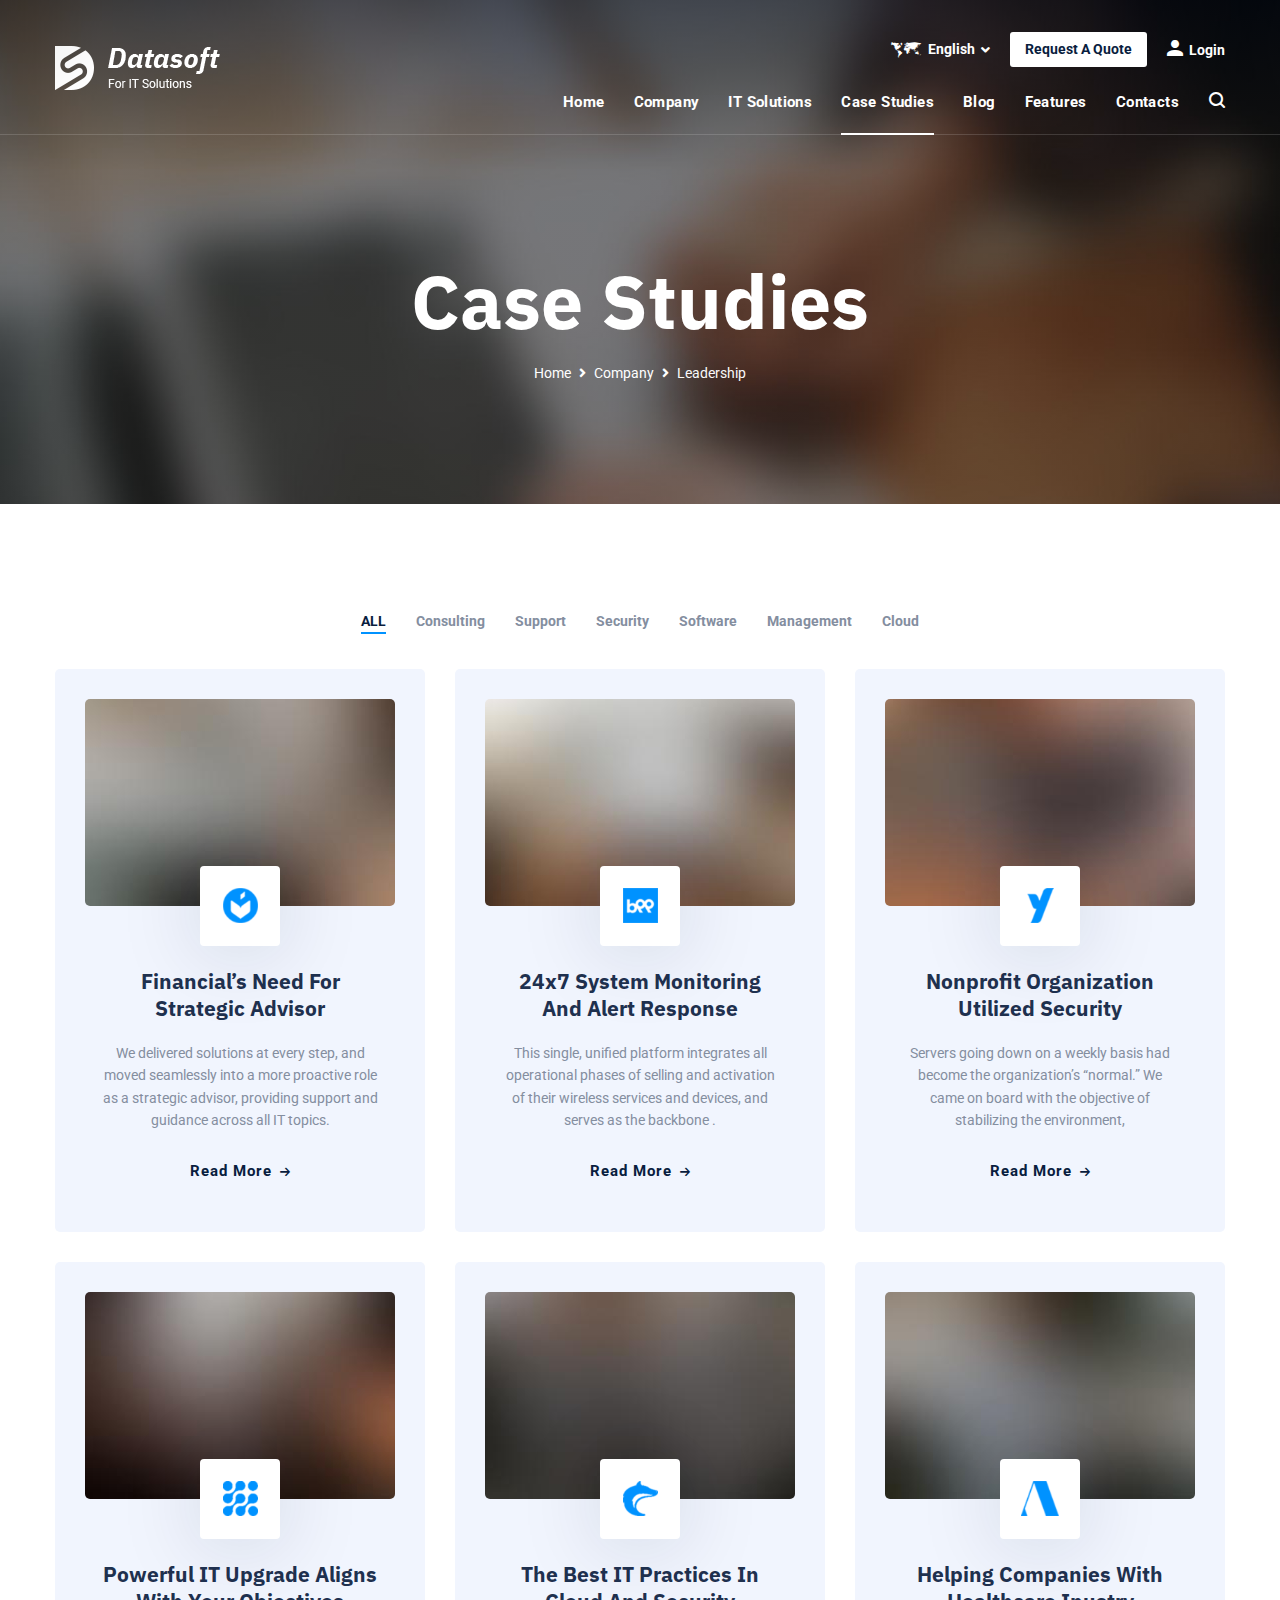
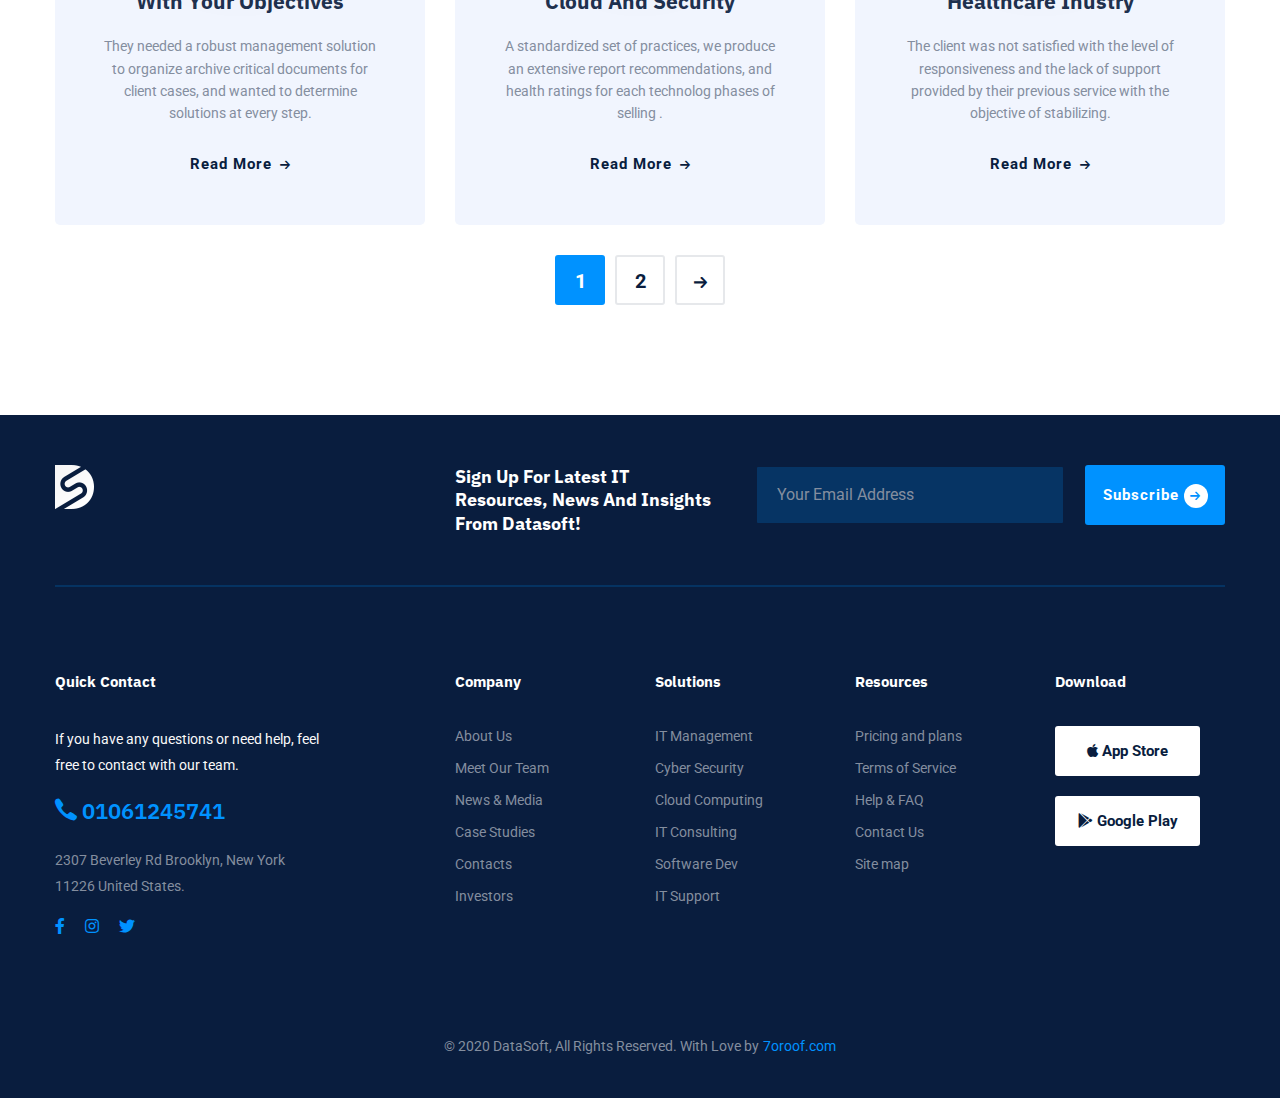
<file: DataSoft/case-studies-modern.html>
<!DOCTYPE html>
<html lang="en">

<head>
  <meta charset="UTF-8" />
  <meta name="viewport" content="width=device-width, initial-scale=1.0" />
  <meta http-equiv="X-UA-Compatible" content="ie=edge" />
  <meta name="description" content="DataSoft  IT Solutions &  Services Template">
  <link href="assets/images/favicon/favicon.png" rel="icon">
  <title>DataSoft IT Solutions & Services Template</title>

  <link rel="stylesheet"
    href="https://fonts.googleapis.com/css2?family=IBM+Plex+Sans:wght@400;500;600;700&family=Roboto:wght@400;700&display=swap">
  <link rel="stylesheet" href="https://use.fontawesome.com/releases/v5.1.1/css/all.css">
  <link rel="stylesheet" href="assets/css/libraries.css">
  <link rel="stylesheet" href="assets/css/style.css">
</head>

<body>
  <div class="wrapper">
    <div class="preloader">
      <div class="loading"><span></span><span></span><span></span><span></span></div>
    </div><!-- /.preloader -->

    <!-- =========================
        Header
    =========================== -->
    <header class="header header-transparent header-full">
      <nav class="navbar navbar-expand-lg sticky-navbar">
        <div class="container">
          <a class="navbar-brand" href="index.html">
            <img src="assets/images/logo/logo-light.png" class="logo-light" alt="logo">
            <img src="assets/images/logo/logo-dark.png" class="logo-dark" alt="logo">
          </a>
          <button class="navbar-toggler" type="button">
            <span class="menu-lines"><span></span></span>
          </button>
          <div class="header__top-right">
            <ul class="list-unstyled d-flex justify-content-end align-items-center mb-0">
              <li>
                <div class="dropdown lang-dropdown">
                  <button class="dropdown-toggle lang-dropdown-toggle" id="langDropdown" data-toggle="dropdown">
                    <i class="icon-map"></i><span>English</span>
                  </button>
                  <div class="dropdown-menu" aria-labelledby="langDropdown">
                    <a class="dropdown-item" href="#">Spain</a>
                    <a class="dropdown-item" href="#">France</a>
                  </div>
                </div>
              </li>
              <li>
                <ul class="navbar-actions list-unstyled mb-0 d-flex align-items-center">
                  <li class="d-none d-xl-block">
                    <a href="request-quote.html" class="btn action__btn-contact">Request A Quote</a>
                  </li>
                  <li>
                    <button class="action__btn action__btn-login open-login-popup">
                      <i class="icon-user"></i><span>Login</span>
                    </button>
                  </li>
                </ul><!-- /.navbar-actions -->
              </li>
            </ul>
          </div><!-- /.header-top-right -->
          <div class="collapse navbar-collapse" id="mainNavigation">
            <ul class="navbar-nav ml-auto">
              <li class="nav__item has-dropdown">
                <a href="#" data-toggle="dropdown" class="dropdown-toggle nav__item-link">Home</a>
                <ul class="dropdown-menu">
                  <li class="nav__item">
                    <a href="index.html" class="nav__item-link">Home Main</a>
                  </li><!-- /.nav-item -->
                  <li class="nav__item">
                    <a href="home-modern.html" class="nav__item-link">Home Modern</a>
                  </li><!-- /.nav-item -->
                  <li class="nav__item">
                    <a href="home-classic.html" class="nav__item-link">Home Classic</a>
                  </li><!-- /.nav-item -->
                </ul><!-- /.dropdown-menu -->
              </li><!-- /.nav-item -->
              <li class="nav__item has-dropdown">
                <a href="#" data-toggle="dropdown" class="dropdown-toggle nav__item-link">Company</a>
                <ul class="dropdown-menu">
                  <li class="nav__item">
                    <a href="about-us.html" class="nav__item-link">About Us</a>
                  </li><!-- /.nav-item -->
                  <li class="nav__item">
                    <a href="why-us.html" class="nav__item-link">Why Choose Us</a>
                  </li><!-- /.nav-item -->
                  <li class="nav__item">
                    <a href="leadership-team.html" class="nav__item-link">Leadership Team</a>
                  </li><!-- /.nav-item -->
                  <li class="nav__item">
                    <a href="awards.html" class="nav__item-link">Award & Recognition</a>
                  </li><!-- /.nav-item -->
                  <li class="nav__item">
                    <a href="pricing.html" class="nav__item-link">Pricing & Plans</a>
                  </li><!-- /.nav-item -->
                  <li class="nav__item">
                    <a href="faqs.html" class="nav__item-link">Help & FAQs</a>
                  </li> <!-- /.nav-item -->
                  <li class="nav__item">
                    <a href="careers.html" class="nav__item-link">Careers</a>
                  </li><!-- /.nav-item -->
                </ul><!-- /.dropdown-menu -->
              </li><!-- /.nav-item -->
              <li class="nav__item has-dropdown">
                <a href="#" data-toggle="dropdown" class="dropdown-toggle nav__item-link">IT Solutions</a>
                <ul class="dropdown-menu wide-dropdown-menu">
                  <li class="nav__item">
                    <div class="row mx-0">
                      <div class="col-sm-6 dropdown-menu-col">
                        <a href="it-solutions.html" class="nav__item-link dropdown-menu-title">IT Solutions</a>
                        <ul class="nav flex-column">
                          <li class="nav__item"><a class="nav__item-link" href="it-solutions-single.html">IT
                              Management</a>
                          </li> <!-- /.nav-item -->
                          <li class="nav__item"><a class="nav__item-link" href="it-solutions-single.html">Cyber
                              Security</a>
                          </li> <!-- /.nav-item -->
                          <li class="nav__item"><a class="nav__item-link" href="it-solutions-single.html">Cloud
                              Computing</a>
                          </li> <!-- /.nav-item -->
                          <li class="nav__item"><a class="nav__item-link" href="it-solutions-single.html">IT
                              Consulting</a>
                          </li> <!-- /.nav-item -->
                          <li class="nav__item"><a class="nav__item-link" href="it-solutions-single.html">Software
                              Dev</a>
                          </li> <!-- /.nav-item -->
                          <li class="nav__item"><a class="nav__item-link" href="it-solutions-single.html">IT Support</a>
                          </li>
                          <!-- /.nav-item -->
                        </ul>
                      </div><!-- /.col-sm-6 -->
                      <div class="col-sm-6 dropdown-menu-col">
                        <a href="industries.html" class="nav__item-link dropdown-menu-title">Industries</a>
                        <ul class="nav flex-column">
                          <li class="nav__item"><a class="nav__item-link"
                              href="industries-single-industry.html">Education,
                              Non-Profit</a></li> <!-- /.nav-item -->
                          <li class="nav__item"><a class="nav__item-link"
                              href="industries-single-industry.html">Accounting,
                              Finance</a></li> <!-- /.nav-item -->
                          <li class="nav__item"><a class="nav__item-link"
                              href="industries-single-industry.html">Government &
                              Public</a></li> <!-- /.nav-item -->
                          <li class="nav__item"><a class="nav__item-link" href="industries-single-industry.html">Energy
                              &
                              Utilities</a></li> <!-- /.nav-item -->
                          <li class="nav__item"><a class="nav__item-link" href="industries-single-industry.html">Legal,
                              Law
                              Firms</a></li> <!-- /.nav-item -->
                          <li class="nav__item"><a class="nav__item-link"
                              href="industries-single-industry.html">Manufacturing</a>
                          </li>
                          <!-- /.nav-item -->
                        </ul>
                      </div><!-- /.col-sm-6 -->
                    </div><!-- /.row -->
                  </li><!-- /.nav-item -->
                </ul><!-- /.dropdown-menu -->
              </li><!-- /.nav-item -->
              <li class="nav__item has-dropdown">
                <a href="#" data-toggle="dropdown" class="dropdown-toggle nav__item-link active">Case Studies</a>
                <ul class="dropdown-menu">
                  <li class="nav__item">
                    <a href="case-studies-grid.html" class="nav__item-link">Case Studies Grid</a>
                  </li><!-- /.nav-item -->
                  <li class="nav__item">
                    <a href="case-studies-modern.html" class="nav__item-link">Case Studies Modern</a>
                  </li><!-- /.nav-item -->
                  <li class="nav__item">
                    <a href="case-studies-classic.html" class="nav__item-link">Case Studies Classic</a>
                  </li><!-- /.nav-item -->
                  <li class="nav__item">
                    <a href="case-studies-single.html" class="nav__item-link">Single Case Study</a>
                  </li><!-- /.nav-item -->
                </ul><!-- /.dropdown-menu -->
              </li><!-- /.nav-item -->
              <li class="nav__item has-dropdown">
                <a href="#" data-toggle="dropdown" class="dropdown-toggle nav__item-link">Blog</a>
                <ul class="dropdown-menu">
                  <li class="nav__item">
                    <a href="blog.html" class="nav__item-link">Our Blog</a>
                  </li><!-- /.nav-item -->
                  <li class="nav__item">
                    <a href="blog-single-post.html" class="nav__item-link">Single Blog Post</a>
                  </li><!-- /.nav-item -->
                </ul><!-- /.dropdown-menu -->
              </li><!-- /.nav-item -->
              <li class="nav__item has-dropdown">
                <a href="#" data-toggle="dropdown" class="dropdown-toggle nav__item-link">Features</a>
                <ul class="dropdown-menu">
                  <li class="nav__item">
                    <a href="coming-soon.html" class="nav__item-link">Coming Soon</a>
                  </li><!-- /.nav-item -->
                  <li class="nav__item">
                    <a href="404.html" class="nav__item-link">404 Page</a>
                  </li><!-- /.nav-item -->
                  <li class="nav__item">
                    <a href="#" class="nav__item-link  open-register-popup">Register</a>
                  </li><!-- /.nav-item -->
                  <li class="nav__item">
                    <a href="#" class="nav__item-link  open-login-popup">Login</a>
                  </li><!-- /.nav-item -->
                </ul><!-- /.dropdown-menu -->
              </li><!-- /.nav-item -->
              <li class="nav__item">
                <a href="contact-us.html" class="nav__item-link">Contacts</a>
              </li><!-- /.nav-item -->
            </ul><!-- /.navbar-nav -->
            <button class="close-mobile-menu d-block d-lg-none"><i class="fas fa-times"></i></button>
          </div><!-- /.navbar-collapse -->
          <div class="d-flex align-items-center">
            <a href="#" class="action__btn action__btn-search ml-30"><i class="icon-search"></i></a>
          </div>
        </div><!-- /.container -->
      </nav><!-- /.navabr -->
    </header><!-- /.Header -->

    <!-- ========================
       page title 
    =========================== -->
    <section class="page-title page-title-layout12 bg-overlay bg-overlay-gradient bg-parallax text-center">
      <div class="bg-img"><img src="assets/images/page-titles/13.jpg" alt="background"></div>
      <div class="container">
        <div class="row">
          <div class="col-12">
            <h1 class="pagetitle__heading">Case Studies</h1>
            <nav>
              <ol class="breadcrumb justify-content-center mb-0">
                <li class="breadcrumb-item"><a href="index.html">Home</a></li>
                <li class="breadcrumb-item"><a href="about-us.html">Company</a></li>
                <li class="breadcrumb-item active" aria-current="page">Leadership</li>
              </ol>
            </nav>
          </div><!-- /.col-lg-12 -->
        </div><!-- /.row -->
      </div><!-- /.container -->
    </section><!-- /.page-title -->

    <!-- =========================== 
      portfolio layout 2
    ============================= -->
    <section class="portfolio-layout2">
      <div class="container">
        <div class="row">
          <div class="col-12">
            <ul class="portfolio-filter d-flex flex-wrap justify-content-center list-unstyled">
              <li><a class="filter active" href="#" data-filter="all">ALL</a></li>
              <li><a class="filter" href="#" data-filter=".filter-Consulting">Consulting</a></li>
              <li><a class="filter" href="#" data-filter=".filter-Support">Support</a></li>
              <li><a class="filter" href="#" data-filter=".filter-Security">Security</a></li>
              <li><a class="filter" href="#" data-filter=".filter-Software">Software</a></li>
              <li><a class="filter" href="#" data-filter=".filter-Management">Management</a></li>
              <li><a class="filter" href="#" data-filter=".filter-Cloud">Cloud</a></li>
            </ul><!-- /.portfolio-filter  -->
          </div><!-- /.col-lg-12 -->
        </div><!-- /.row -->
        <div id="filtered-items-wrap" class="row">
          <!-- portfolio item #1 -->
          <div class="col-sm-6 col-md-6 col-lg-4 mix filter-Support">
            <div class="portfolio-item">
              <div class="portfolio__img">
                <a href="case-studies-single.html"><img src="assets/images/portfolio/modern/1.jpg"
                    alt="portfolio img"></a>
              </div><!-- /.portfolio-img -->
              <div class="portfolio__icon">
                <img src="assets/images/icons/1.png" alt="icon">
              </div><!-- /.portfolio__icon -->
              <div class="portfolio__content">
                <h4 class="portfolio__title"><a href="#">Financial’s Need For
                    Strategic Advisor</a></h4>
                <p class="portfolio__desc">We delivered solutions at every step, and moved seamlessly into a more
                  proactive role as a strategic advisor, providing support and guidance across all IT topics.</p>
                <a href="case-studies-single.html" class="btn btn__secondary btn__link">
                  <span>Read More</span>
                  <i class="icon-arrow-right"></i>
                </a>
              </div><!-- /.portfolio-content -->

            </div><!-- /.portfolio-item -->
          </div><!-- /.col-lg-4 -->
          <!-- portfolio item #2 -->
          <div class="col-sm-6 col-md-6 col-lg-4 mix filter-Consulting">
            <div class="portfolio-item">
              <div class="portfolio__img">
                <a href="case-studies-single.html"><img src="assets/images/portfolio/modern/2.jpg"
                    alt="portfolio img"></a>
              </div><!-- /.portfolio-img -->
              <div class="portfolio__icon">
                <img src="assets/images/icons/2.png" alt="icon">
              </div><!-- /.portfolio__icon -->
              <div class="portfolio__content">
                <h4 class="portfolio__title"><a href="#">24x7 System Monitoring
                    and Alert Response</a></h4>
                <p class="portfolio__desc">This single, unified platform integrates all operational phases of
                  selling and activation of their wireless services and devices, and serves as the backbone .</p>
                <a href="case-studies-single.html" class="btn btn__secondary btn__link">
                  <span>Read More</span>
                  <i class="icon-arrow-right"></i>
                </a>
              </div><!-- /.portfolio-content -->
            </div><!-- /.portfolio-item -->
          </div><!-- /.col-lg-4 -->
          <!-- portfolio item #3 -->
          <div class="col-sm-6 col-md-6 col-lg-4 mix filter-Security">
            <div class="portfolio-item">
              <div class="portfolio__img">
                <a href="case-studies-single.html"><img src="assets/images/portfolio/modern/3.jpg"
                    alt="portfolio img"></a>
              </div><!-- /.portfolio-img -->
              <div class="portfolio__icon">
                <img src="assets/images/icons/3.png" alt="icon">
              </div><!-- /.portfolio__icon -->
              <div class="portfolio__content">
                <h4 class="portfolio__title"><a href="#">Nonprofit Organization
                    Utilized Security</a></h4>
                <p class="portfolio__desc">Servers going down on a weekly basis had become the organization’s
                  “normal.” We came on board with the objective of stabilizing the environment,</p>
                <a href="case-studies-single.html" class="btn btn__secondary btn__link">
                  <span>Read More</span>
                  <i class="icon-arrow-right"></i>
                </a>
              </div><!-- /.portfolio-content -->
            </div><!-- /.portfolio-item -->
          </div><!-- /.col-lg-4 -->
          <!-- portfolio item #4 -->
          <div class="col-sm-6 col-md-6 col-lg-4 mix filter-Software">
            <div class="portfolio-item">
              <div class="portfolio__img">
                <a href="case-studies-single.html"><img src="assets/images/portfolio/modern/4.jpg"
                    alt="portfolio img"></a>
              </div><!-- /.portfolio-img -->
              <div class="portfolio__icon">
                <img src="assets/images/icons/4.png" alt="icon">
              </div><!-- /.portfolio__icon -->
              <div class="portfolio__content">
                <h4 class="portfolio__title"><a href="#">Powerful IT Upgrade Aligns
                    With Your Objectives</a></h4>
                <p class="portfolio__desc">They needed a robust management solution to organize archive critical
                  documents for client cases, and wanted to determine solutions at every step.</p>
                <a href="case-studies-single.html" class="btn btn__secondary btn__link">
                  <span>Read More</span>
                  <i class="icon-arrow-right"></i>
                </a>
              </div><!-- /.portfolio-content -->
            </div><!-- /.portfolio-item -->
          </div><!-- /.col-lg-4 -->
          <!-- portfolio item #5 -->
          <div class="col-sm-6 col-md-6 col-lg-4 mix filter-Management">
            <div class="portfolio-item">
              <div class="portfolio__img">
                <a href="case-studies-single.html"><img src="assets/images/portfolio/modern/5.jpg"
                    alt="portfolio img"></a>
              </div><!-- /.portfolio-img -->
              <div class="portfolio__icon">
                <img src="assets/images/icons/5.png" alt="icon">
              </div><!-- /.portfolio__icon -->
              <div class="portfolio__content">
                <h4 class="portfolio__title"><a href="#">The Best IT Practices in
                    Cloud and Security</a></h4>
                <p class="portfolio__desc">A standardized set of practices, we produce an extensive report
                  recommendations, and health ratings for each technolog phases of selling .</p>
                <a href="case-studies-single.html" class="btn btn__secondary btn__link">
                  <span>Read More</span>
                  <i class="icon-arrow-right"></i>
                </a>
              </div><!-- /.portfolio-content -->
            </div><!-- /.portfolio-item -->
          </div><!-- /.col-lg-4 -->
          <!-- portfolio item #6 -->
          <div class="col-sm-6 col-md-6 col-lg-4 mix filter-Cloud">
            <div class="portfolio-item">
              <div class="portfolio__img">
                <a href="case-studies-single.html"><img src="assets/images/portfolio/modern/6.jpg"
                    alt="portfolio img"></a>
              </div><!-- /.portfolio-img -->
              <div class="portfolio__icon">
                <img src="assets/images/icons/6.png" alt="icon">
              </div><!-- /.portfolio__icon -->
              <div class="portfolio__content">
                <h4 class="portfolio__title"><a href="#">Helping Companies With
                    Healthcare Inustry</a></h4>
                <p class="portfolio__desc">The client was not satisfied with the level of responsiveness and the
                  lack of support provided by their previous service with the objective of stabilizing.</p>
                <a href="case-studies-single.html" class="btn btn__secondary btn__link">
                  <span>Read More</span>
                  <i class="icon-arrow-right"></i>
                </a>
              </div><!-- /.portfolio-content -->
            </div><!-- /.portfolio-item -->
          </div><!-- /.col-lg-4 -->
        </div><!-- /.row -->
        <div class="row">
          <div class="col-sm-12 col-md-12 col-lg-12 text-center">
            <nav class="pagination-area">
              <ul class="pagination justify-content-center mb-0">
                <li><a class="current" href="#">1</a></li>
                <li><a href="#">2</a></li>
                <li><a href="#"><i class="icon-arrow-right"></i></a></li>
              </ul>
            </nav><!-- .pagination-area -->
          </div><!-- /.col-lg-12 -->
        </div><!-- /.row -->
      </div><!-- /.container -->
    </section><!-- /.portfolio layout 2 -->

    <!-- ========================
      Footer
    ========================== -->
    <footer class="footer bg-secondary">
      <div class="container">
        <div class="footer-top pt-50 pb-30">
          <div class="row">
            <div class="col-sm-4 col-md-2 col-lg-4">
              <img src="assets/images/logo/logo-light-small.png" alt="logo" class="mb-30">
            </div><!-- /.col-lg-2 -->
            <div class="col-sm-8 col-md-4 col-lg-3">
              <h6 class="footer-top__title">Sign up for latest IT resources,
                news and insights from Datasoft!</h6>
            </div><!-- /.col-lg-3 -->
            <div class="col-sm-12 col-md-6 col-lg-5">
              <form class="footer-form d-flex mb-0">
                <input type="text" class="form-control mr-20" placeholder="Your Email Address">
                <button type="submit" class="btn btn__primary btn__primary-style2">
                  <span>Subscribe</span>
                  <i class="icon-arrow-right"></i>
                </button>
              </form>
            </div><!-- /.col-lg-6 -->
          </div><!-- /.row -->
        </div><!-- /.footer-top -->
        <div class="footer-primary">
          <div class="row">
            <div class="col-sm-12 col-md-12 col-lg-3 footer-widget footer-widget-about">
              <div class="footer-widget__content">
                <div class="contact-info">
                  <h6 class="footer-widget__title">Quick Contact</h6>
                  <ul class="contact-list list-unstyled">
                    <li class="color-gray">If you have any questions or need help, feel free to contact with our team.
                    </li>
                    <li class="mt-20 mb-20">
                      <a href="tel:01061245741" class="phone-number">
                        <i class="icon-phone"></i> <span>01061245741</span>
                      </a>
                    </li>
                    <li class="color-body">2307 Beverley Rd Brooklyn, New York 11226 United States.</li>
                  </ul>
                </div><!-- /.contact-info -->
                <ul class="social-icons list-unstyled mb-0">
                  <li><a href="#"><i class="fab fa-facebook-f"></i></a></li>
                  <li><a href="#"><i class="fab fa-instagram"></i></a></li>
                  <li><a href="#"><i class="fab fa-twitter"></i></a></li>
                </ul><!-- /.social-icons -->
              </div><!-- /.footer-widget__content -->
            </div><!-- /.col-xl-2 -->
            <div class="col-sm-6 col-md-6 col-lg-2 offset-lg-1 footer-widget footer-widget-nav">
              <h6 class="footer-widget__title">Company</h6>
              <div class="footer-widget__content">
                <nav>
                  <ul class="list-unstyled">
                    <li><a href="about-us.html">About Us</a></li>
                    <li><a href="leadership-team.html">Meet Our Team</a></li>
                    <li><a href="blog.html">News & Media</a></li>
                    <li><a href="projects-grid.html">Case Studies</a></li>
                    <li><a href="contacs.html">Contacts</a></li>
                    <li><a href="#">Investors</a></li>
                  </ul>
                </nav>
              </div><!-- /.footer-widget__content -->
            </div><!-- /.col-lg-2 -->
            <div class="col-sm-6 col-md-6 col-lg-2 footer-widget footer-widget-nav">
              <h6 class="footer-widget__title">Solutions</h6>
              <div class="footer-widget__content">
                <nav>
                  <ul class="list-unstyled">
                    <li><a href="#">IT Management</a></li>
                    <li><a href="#">Cyber Security</a></li>
                    <li><a href="#">Cloud Computing</a></li>
                    <li><a href="#">IT Consulting</a></li>
                    <li><a href="#">Software Dev</a></li>
                    <li><a href="#">IT Support</a></li>
                  </ul>
                </nav>
              </div><!-- /.footer-widget__content -->
            </div><!-- /.col-lg-2 -->
            <div class="col-sm-6 col-md-6 col-lg-2 footer-widget footer-widget-nav">
              <h6 class="footer-widget__title">Resources</h6>
              <div class="footer-widget__content">
                <nav>
                  <ul class="list-unstyled">
                    <li><a href="pricing.html">Pricing and plans</a></li>
                    <li><a href="#">Terms of Service</a></li>
                    <li><a href="faqs.html">Help & FAQ</a></li>
                    <li><a href="contacs.html">Contact Us</a></li>
                    <li><a href="#">Site map</a></li>
                  </ul>
                </nav>
              </div><!-- /.footer-widget__content -->
            </div><!-- /.col-lg-2 -->
            <div class="col-sm-6 col-md-6 col-lg-2 footer-widget footer-widget-nav">
              <h6 class="footer-widget__title">Download</h6>
              <div class="footer-widget__content">
                <a href="#" class="btn btn__white btn__download mb-20">
                  <i class="fab fa-apple"></i>
                  <span>App Store</span>
                </a>
                <a href="#" class="btn btn__white btn__download mb-20">
                  <i class="fab fa-google-play"></i>
                  <span>Google Play</span>
                </a>
              </div><!-- /.footer-widget__content -->
            </div><!-- /.col-lg-2 -->
          </div><!-- /.row -->
        </div><!-- /.footer-primary -->
        <div class="row">
          <div class="col-sm-12 col-md-12 col-lg-12 text-center pb-40">
            <span class="fz-14">&copy; 2020 DataSoft, All Rights Reserved. With Love by</span>
            <a class="fz-14 color-primary" href="http://themeforest.net/user/7oroof">7oroof.com</a>
          </div><!-- /.col-lg-12 -->
        </div><!-- /.row -->
      </div><!-- /.container -->
    </footer><!-- /.Footer -->
    <button id="scrollTopBtn"><i class="fas fa-long-arrow-alt-up"></i></button>

    <div class="login-popup" id="login-popup">
      <div class="login-popup-wrapper">
        <form class="login-popup__form">
          <h3 class="login-popup__title">Login!</h3>
          <p class="login-popup__desc">Connect, organize and get things done to keep your IT business safe.</p>
          <div class="form-group mb-20">
            <i class="icon-mail input-icon"></i>
            <input type="text" class="form-control" placeholder="Email">
          </div>
          <div class="form-group mb-20">
            <i class="icon-lock input-icon"></i>
            <input type="password" class="form-control" placeholder="********">
          </div>
          <div class="d-flex align-items-center justify-content-between mb-20">
            <div class="custom-control custom-checkbox d-flex align-items-center">
              <input type="checkbox" class="custom-control-input" id="customCheck1">
              <label class="custom-control-label" for="customCheck1">Remember Me!</label>
            </div>
            <a href="#" class="fz-14 font-weight-bold color-secondary">Forget Password?</a>
          </div>
          <button type="submit" class="btn btn__primary btn__block btn__xl">
            <span>Login</span>
            <i class="icon-arrow-right"></i>
          </button>
        </form>
        <div class="d-flex justify-content-center align-items-center mt-20">
          <span class="color-white fz-14 font-weight-bold">Don’t Have An Account?</span>
          <button id="go-register" class="go-register fz-14 font-weight-bold">
            <span>Register Here</span><i class="icon-arrow-right"></i>
          </button>
        </div>
      </div>
    </div><!-- /.login-popup -->

    <div class="login-popup" id="register-popup">
      <div class="login-popup-wrapper">
        <form class="login-popup__form">
          <h3 class="login-popup__title">Register!</h3>
          <p class="login-popup__desc">Connect, organize and get things done to keep your IT business safe.</p>
          <div class="form-group mb-20">
            <i class="icon-mail input-icon"></i>
            <input type="text" class="form-control" placeholder="Email">
          </div>
          <div class="form-group mb-20">
            <i class="icon-lock input-icon"></i>
            <input type="password" class="form-control" placeholder="********">
          </div>
          <div class="d-flex align-items-center justify-content-between mb-20">
            <div class="custom-control custom-checkbox d-flex align-items-center">
              <input type="checkbox" class="custom-control-input" id="customCheck2">
              <label class="custom-control-label" for="customCheck2">I read & agree to <a href="#">Terms &
                  Conditions</a></label>
            </div>
          </div>
          <button type="submit" class="btn btn__primary btn__block btn__xl">
            <span>Register</span>
            <i class="icon-arrow-right"></i>
          </button>
        </form>
        <div class="d-flex justify-content-center align-items-center mt-20">
          <span class="color-white fz-14 font-weight-bold">Have An Account?</span>
          <button id="go-login" class="go-login fz-14 font-weight-bold">
            <span>Login Here</span><i class="icon-arrow-right"></i>
          </button>
        </div>
      </div>
    </div><!-- /.login-popup -->

    <div class="search-popup">
      <button type="button" class="search-popup__close"><i class="fas fa-times"></i></button>
      <form class="search-popup__form">
        <input type="text" class="search-popup__form__input" placeholder="Type Words Then Enter">
        <button class="search-popup__btn"><i class="icon-search"></i></button>
      </form>
    </div><!-- /. search-popup -->
  </div><!-- /.wrapper -->

  <script src="assets/js/jquery-3.5.1.min.js"></script>
  <script src="assets/js/plugins.js"></script>
  <script src="assets/js/main.js"></script>
</body>

</html>
</file>
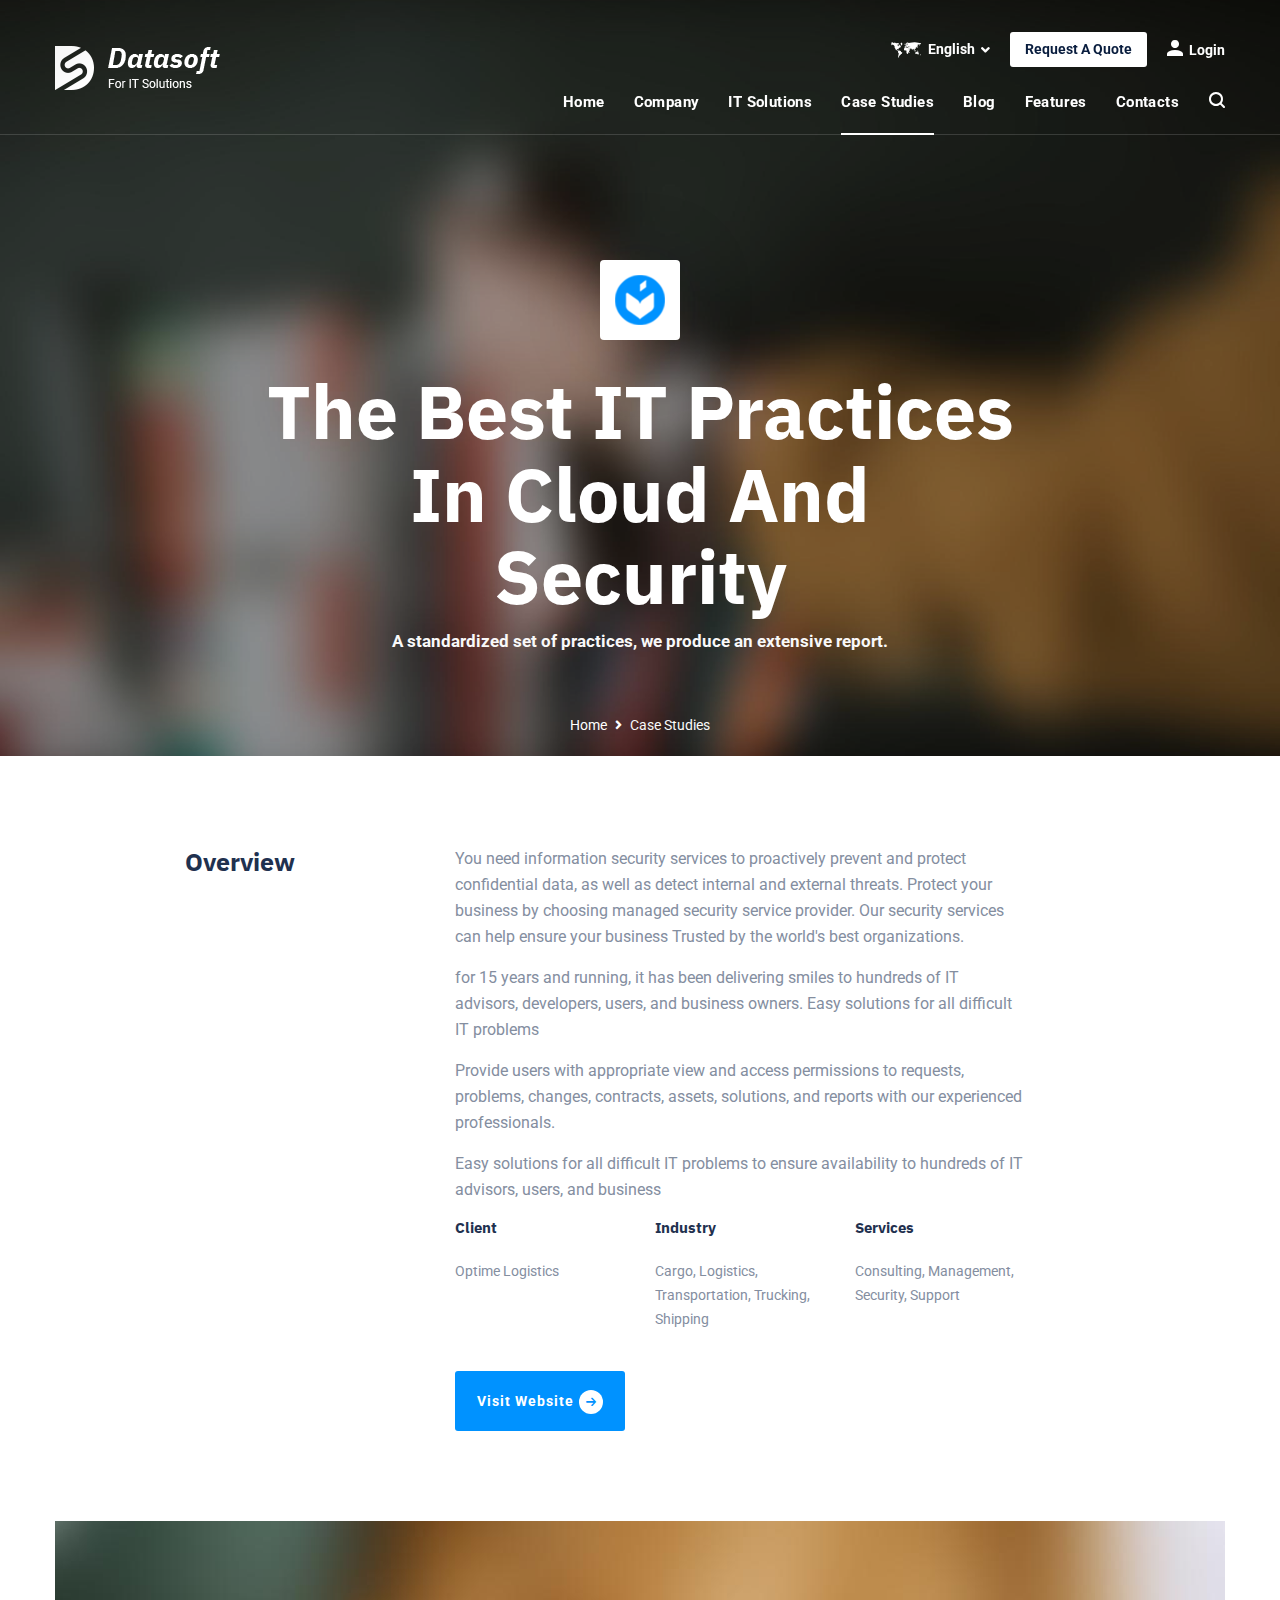
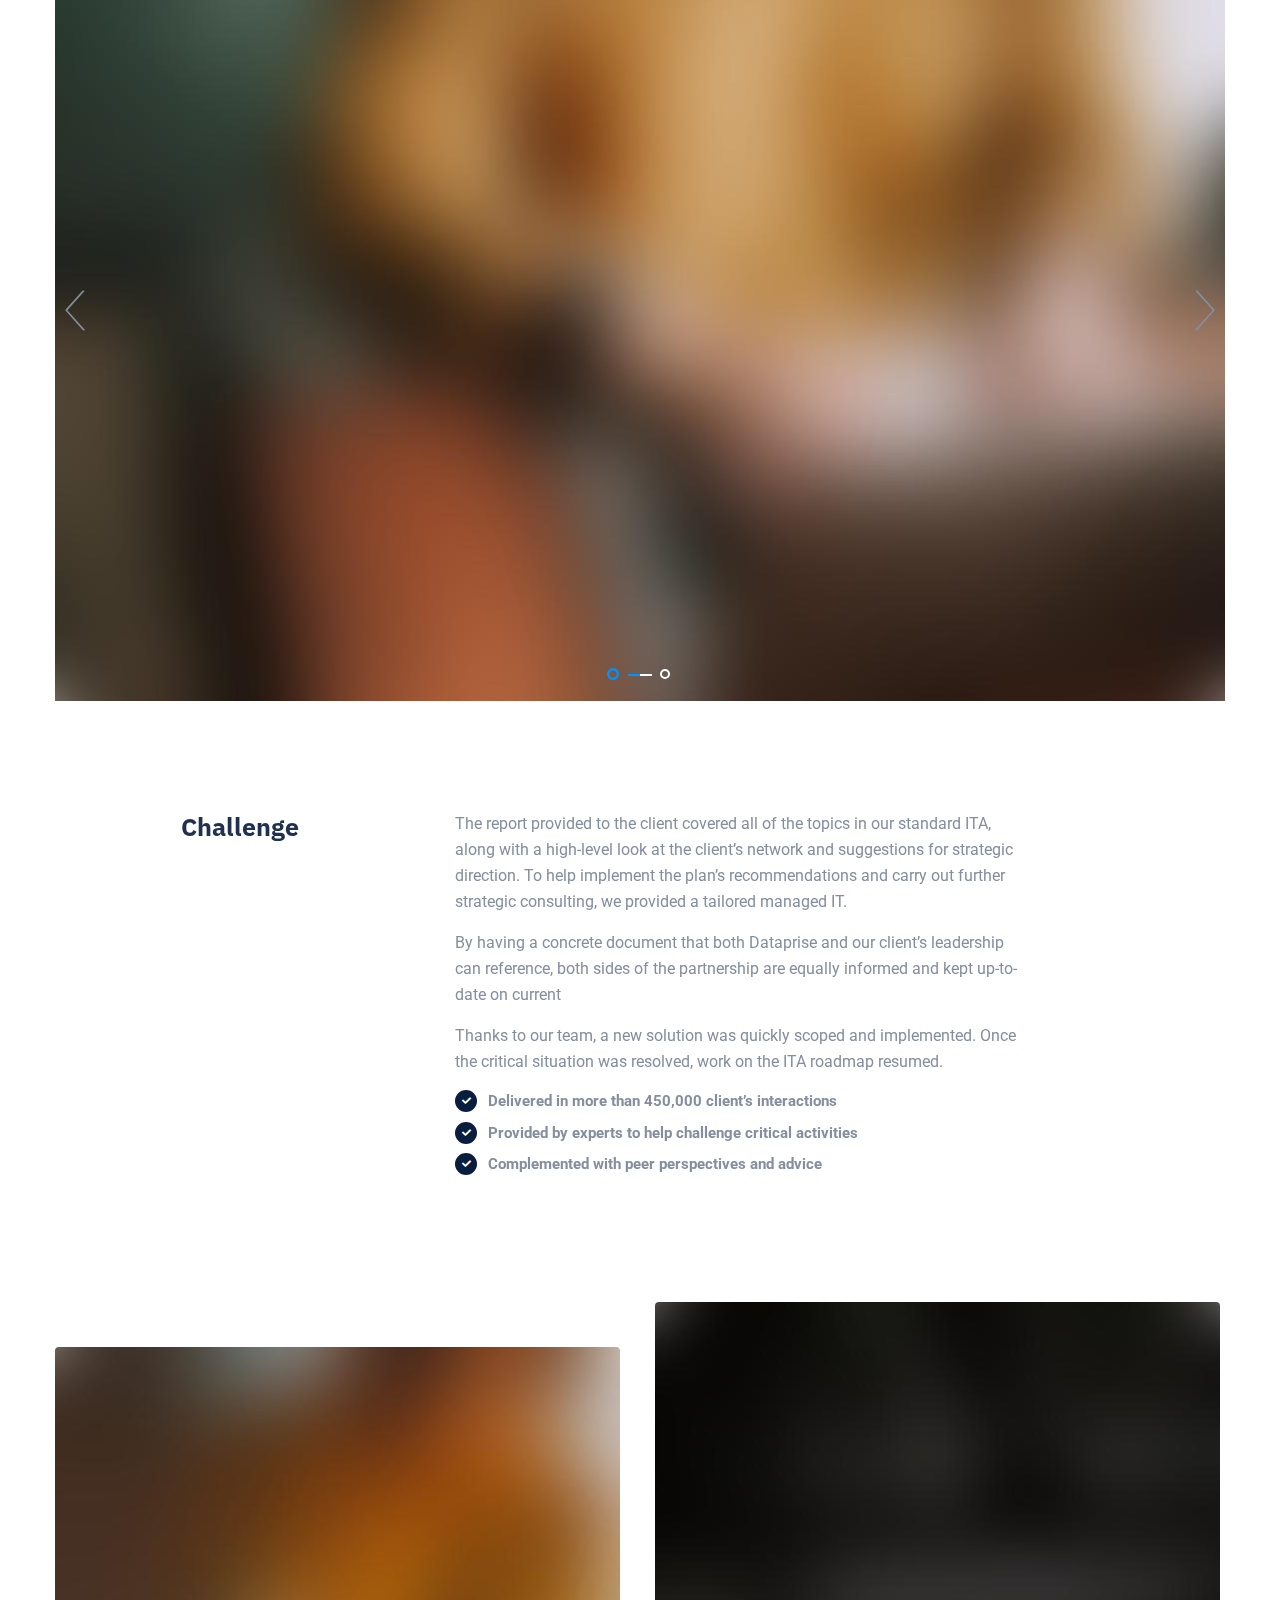
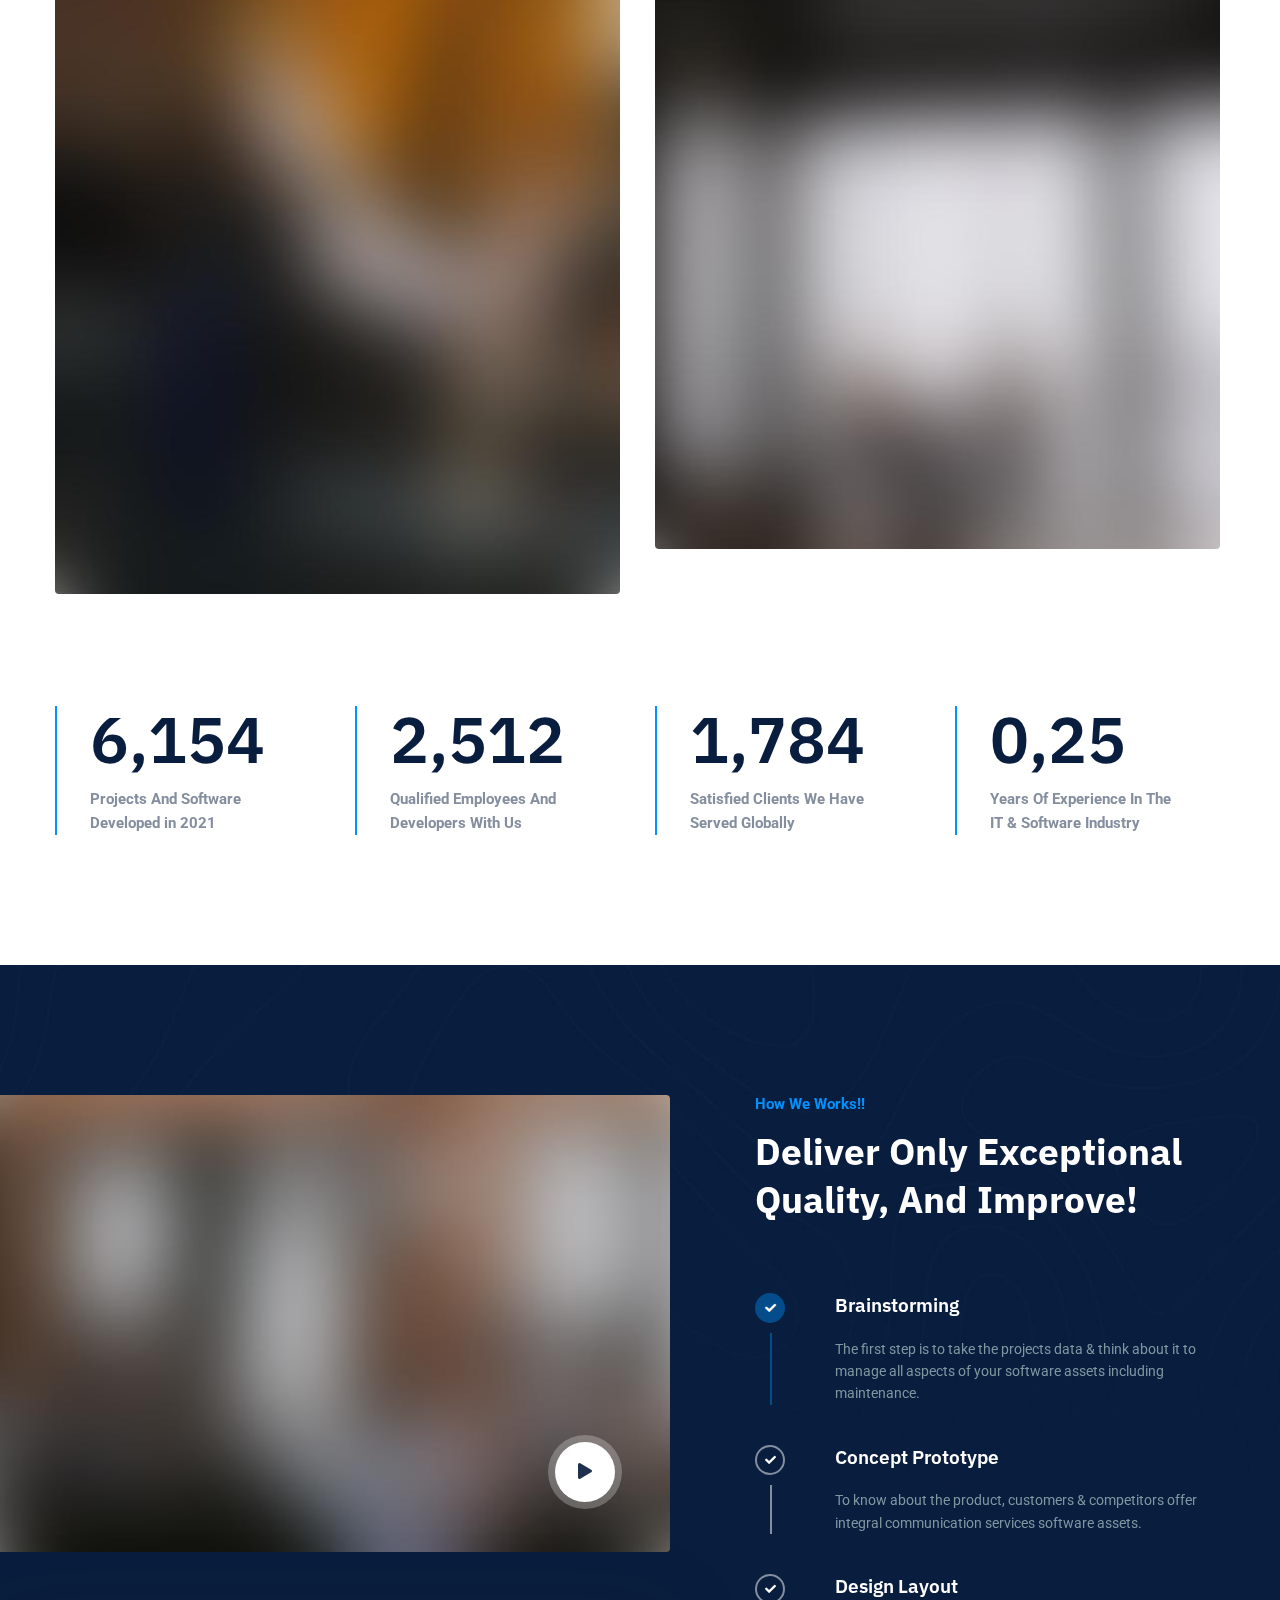
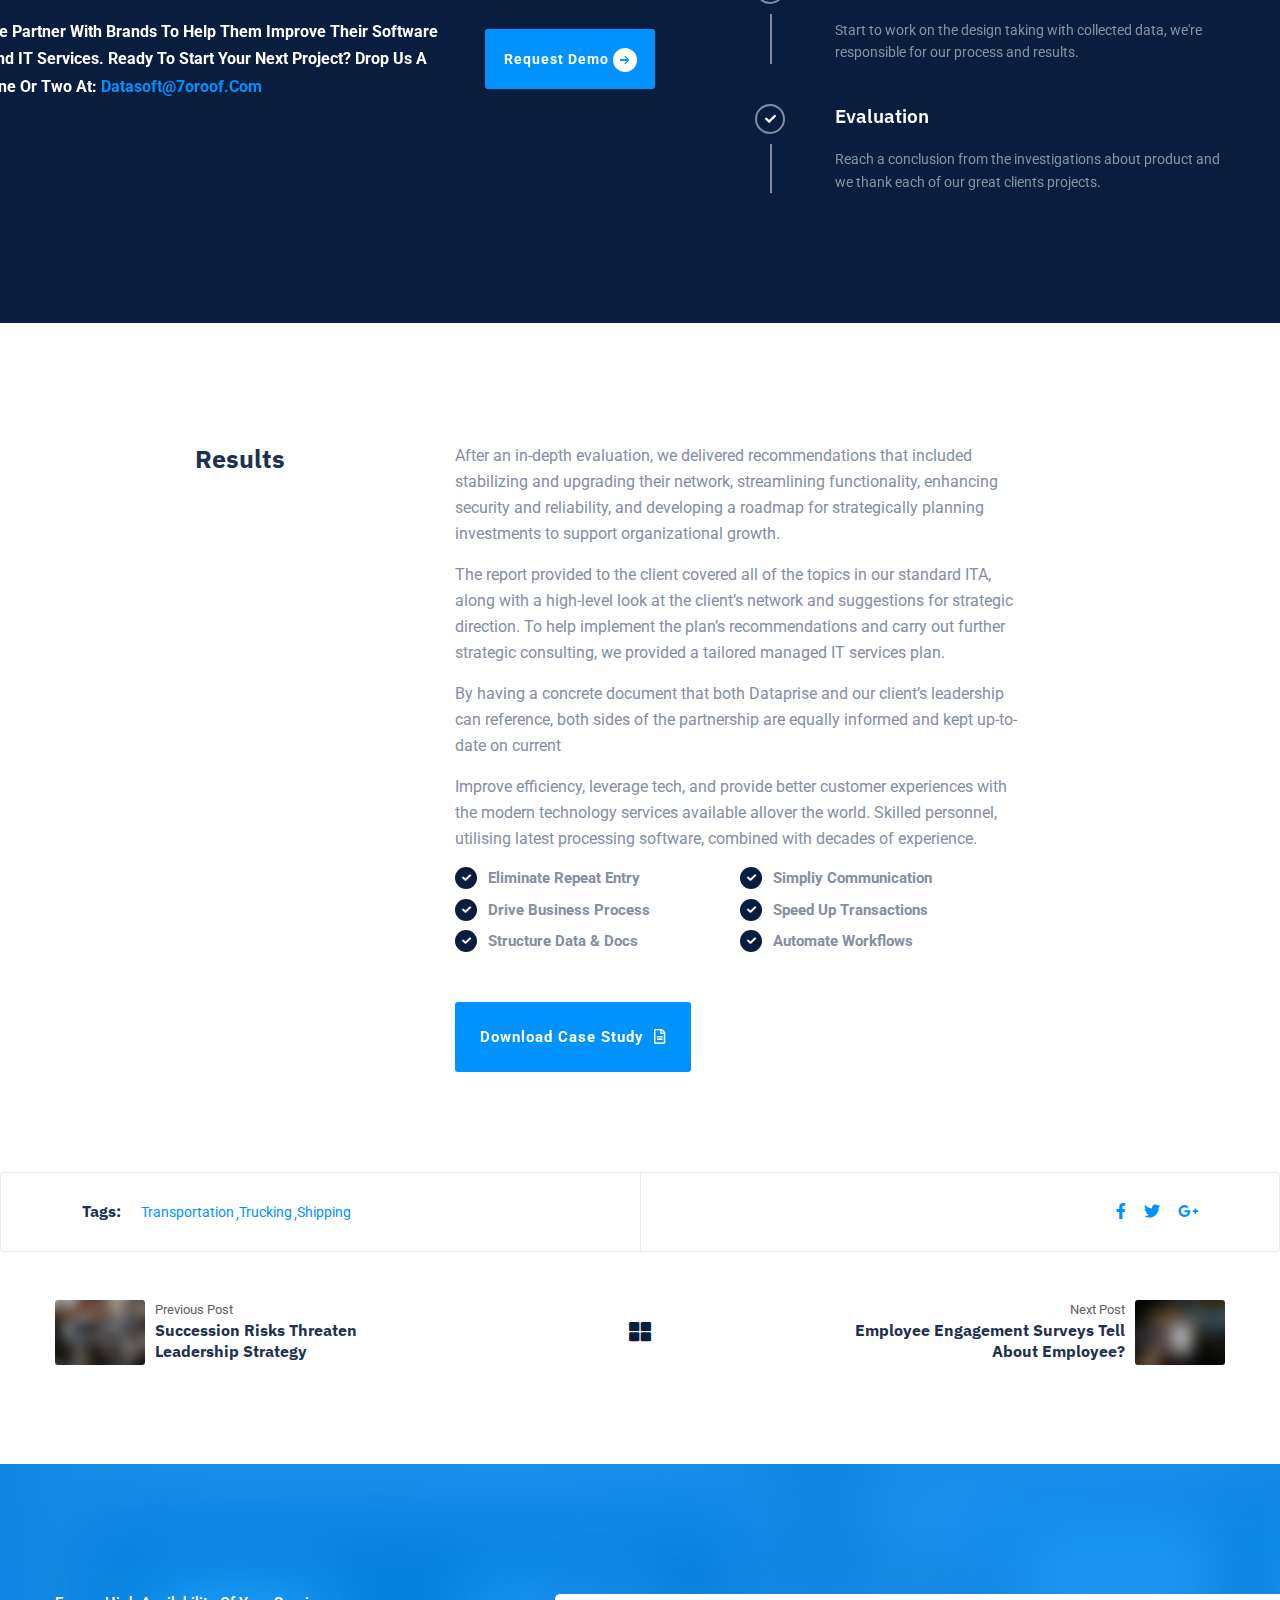
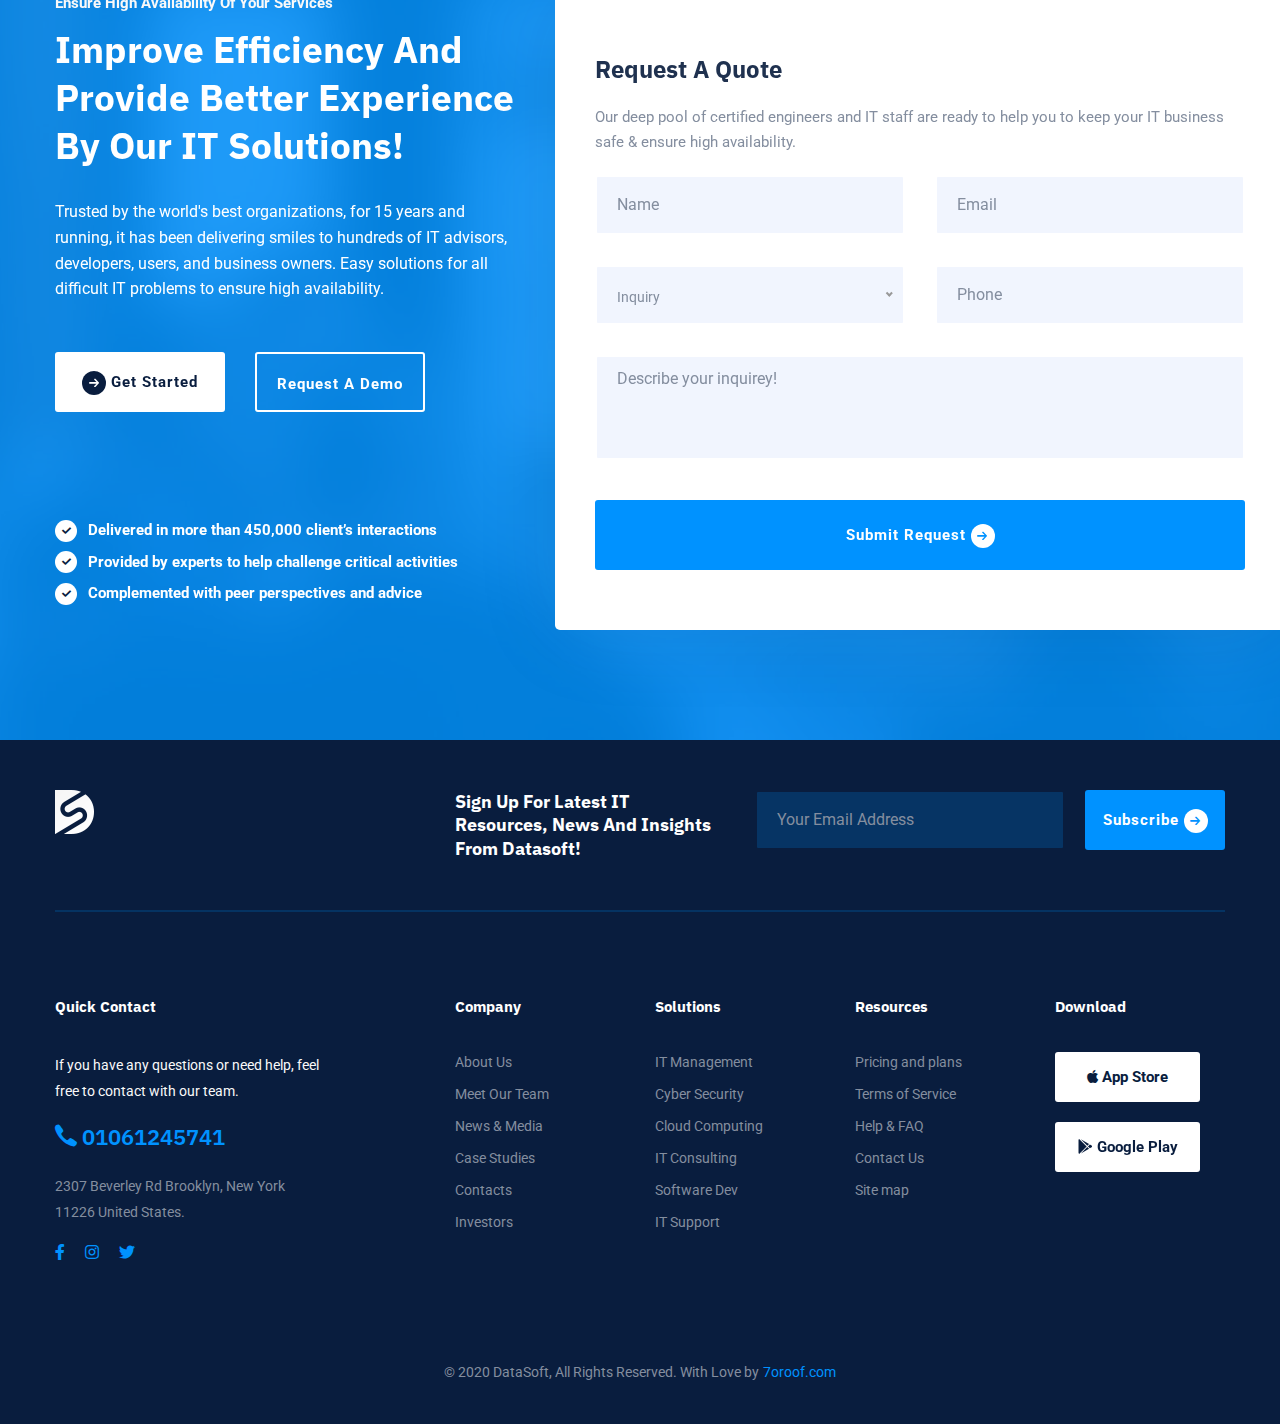
<file: DataSoft/case-studies-single.html>
<!DOCTYPE html>
<html lang="en">

<head>
  <meta charset="UTF-8" />
  <meta name="viewport" content="width=device-width, initial-scale=1.0" />
  <meta http-equiv="X-UA-Compatible" content="ie=edge" />
  <meta name="description" content="DataSoft  IT Solutions &  Services Template">
  <link href="assets/images/favicon/favicon.png" rel="icon">
  <title>DataSoft IT Solutions & Services Template</title>

  <link rel="stylesheet"
    href="https://fonts.googleapis.com/css2?family=IBM+Plex+Sans:wght@400;500;600;700&family=Roboto:wght@400;700&display=swap">
  <link rel="stylesheet" href="https://use.fontawesome.com/releases/v5.1.1/css/all.css">
  <link rel="stylesheet" href="assets/css/libraries.css">
  <link rel="stylesheet" href="assets/css/style.css">
</head>

<body>
  <div class="wrapper">
    <div class="preloader">
      <div class="loading"><span></span><span></span><span></span><span></span></div>
    </div><!-- /.preloader -->

    <!-- =========================
        Header
    =========================== -->
    <header class="header header-transparent header-full">
      <nav class="navbar navbar-expand-lg sticky-navbar">
        <div class="container">
          <a class="navbar-brand" href="index.html">
            <img src="assets/images/logo/logo-light.png" class="logo-light" alt="logo">
            <img src="assets/images/logo/logo-dark.png" class="logo-dark" alt="logo">
          </a>
          <button class="navbar-toggler" type="button">
            <span class="menu-lines"><span></span></span>
          </button>
          <div class="header__top-right">
            <ul class="list-unstyled d-flex justify-content-end align-items-center mb-0">
              <li>
                <div class="dropdown lang-dropdown">
                  <button class="dropdown-toggle lang-dropdown-toggle" id="langDropdown" data-toggle="dropdown">
                    <i class="icon-map"></i><span>English</span>
                  </button>
                  <div class="dropdown-menu" aria-labelledby="langDropdown">
                    <a class="dropdown-item" href="#">Spain</a>
                    <a class="dropdown-item" href="#">France</a>
                  </div>
                </div>
              </li>
              <li>
                <ul class="navbar-actions list-unstyled mb-0 d-flex align-items-center">
                  <li class="d-none d-xl-block">
                    <a href="request-quote.html" class="btn action__btn-contact">Request A Quote</a>
                  </li>
                  <li>
                    <button class="action__btn action__btn-login open-login-popup">
                      <i class="icon-user"></i><span>Login</span>
                    </button>
                  </li>
                </ul><!-- /.navbar-actions -->
              </li>
            </ul>
          </div><!-- /.header-top-right -->
          <div class="collapse navbar-collapse" id="mainNavigation">
            <ul class="navbar-nav ml-auto">
              <li class="nav__item has-dropdown">
                <a href="#" data-toggle="dropdown" class="dropdown-toggle nav__item-link">Home</a>
                <ul class="dropdown-menu">
                  <li class="nav__item">
                    <a href="index.html" class="nav__item-link">Home Main</a>
                  </li><!-- /.nav-item -->
                  <li class="nav__item">
                    <a href="home-modern.html" class="nav__item-link">Home Modern</a>
                  </li><!-- /.nav-item -->
                  <li class="nav__item">
                    <a href="home-classic.html" class="nav__item-link">Home Classic</a>
                  </li><!-- /.nav-item -->
                </ul><!-- /.dropdown-menu -->
              </li><!-- /.nav-item -->
              <li class="nav__item has-dropdown">
                <a href="#" data-toggle="dropdown" class="dropdown-toggle nav__item-link">Company</a>
                <ul class="dropdown-menu">
                  <li class="nav__item">
                    <a href="about-us.html" class="nav__item-link">About Us</a>
                  </li><!-- /.nav-item -->
                  <li class="nav__item">
                    <a href="why-us.html" class="nav__item-link">Why Choose Us</a>
                  </li><!-- /.nav-item -->
                  <li class="nav__item">
                    <a href="leadership-team.html" class="nav__item-link">Leadership Team</a>
                  </li><!-- /.nav-item -->
                  <li class="nav__item">
                    <a href="awards.html" class="nav__item-link">Award & Recognition</a>
                  </li><!-- /.nav-item -->
                  <li class="nav__item">
                    <a href="pricing.html" class="nav__item-link">Pricing & Plans</a>
                  </li><!-- /.nav-item -->
                  <li class="nav__item">
                    <a href="faqs.html" class="nav__item-link">Help & FAQs</a>
                  </li> <!-- /.nav-item -->
                  <li class="nav__item">
                    <a href="careers.html" class="nav__item-link">Careers</a>
                  </li><!-- /.nav-item -->
                </ul><!-- /.dropdown-menu -->
              </li><!-- /.nav-item -->
              <li class="nav__item has-dropdown">
                <a href="#" data-toggle="dropdown" class="dropdown-toggle nav__item-link">IT Solutions</a>
                <ul class="dropdown-menu wide-dropdown-menu">
                  <li class="nav__item">
                    <div class="row mx-0">
                      <div class="col-sm-6 dropdown-menu-col">
                        <a href="it-solutions.html" class="nav__item-link dropdown-menu-title">IT Solutions</a>
                        <ul class="nav flex-column">
                          <li class="nav__item"><a class="nav__item-link" href="it-solutions-single.html">IT
                              Management</a>
                          </li> <!-- /.nav-item -->
                          <li class="nav__item"><a class="nav__item-link" href="it-solutions-single.html">Cyber
                              Security</a>
                          </li> <!-- /.nav-item -->
                          <li class="nav__item"><a class="nav__item-link" href="it-solutions-single.html">Cloud
                              Computing</a>
                          </li> <!-- /.nav-item -->
                          <li class="nav__item"><a class="nav__item-link" href="it-solutions-single.html">IT
                              Consulting</a>
                          </li> <!-- /.nav-item -->
                          <li class="nav__item"><a class="nav__item-link" href="it-solutions-single.html">Software
                              Dev</a>
                          </li> <!-- /.nav-item -->
                          <li class="nav__item"><a class="nav__item-link" href="it-solutions-single.html">IT Support</a>
                          </li>
                          <!-- /.nav-item -->
                        </ul>
                      </div><!-- /.col-sm-6 -->
                      <div class="col-sm-6 dropdown-menu-col">
                        <a href="industries.html" class="nav__item-link dropdown-menu-title">Industries</a>
                        <ul class="nav flex-column">
                          <li class="nav__item"><a class="nav__item-link"
                              href="industries-single-industry.html">Education,
                              Non-Profit</a></li> <!-- /.nav-item -->
                          <li class="nav__item"><a class="nav__item-link"
                              href="industries-single-industry.html">Accounting,
                              Finance</a></li> <!-- /.nav-item -->
                          <li class="nav__item"><a class="nav__item-link"
                              href="industries-single-industry.html">Government &
                              Public</a></li> <!-- /.nav-item -->
                          <li class="nav__item"><a class="nav__item-link" href="industries-single-industry.html">Energy
                              &
                              Utilities</a></li> <!-- /.nav-item -->
                          <li class="nav__item"><a class="nav__item-link" href="industries-single-industry.html">Legal,
                              Law
                              Firms</a></li> <!-- /.nav-item -->
                          <li class="nav__item"><a class="nav__item-link"
                              href="industries-single-industry.html">Manufacturing</a>
                          </li>
                          <!-- /.nav-item -->
                        </ul>
                      </div><!-- /.col-sm-6 -->
                    </div><!-- /.row -->
                  </li><!-- /.nav-item -->
                </ul><!-- /.dropdown-menu -->
              </li><!-- /.nav-item -->
              <li class="nav__item has-dropdown">
                <a href="#" data-toggle="dropdown" class="dropdown-toggle nav__item-link active">Case Studies</a>
                <ul class="dropdown-menu">
                  <li class="nav__item">
                    <a href="case-studies-grid.html" class="nav__item-link">Case Studies Grid</a>
                  </li><!-- /.nav-item -->
                  <li class="nav__item">
                    <a href="case-studies-modern.html" class="nav__item-link">Case Studies Modern</a>
                  </li><!-- /.nav-item -->
                  <li class="nav__item">
                    <a href="case-studies-classic.html" class="nav__item-link">Case Studies Classic</a>
                  </li><!-- /.nav-item -->
                  <li class="nav__item">
                    <a href="case-studies-single.html" class="nav__item-link">Single Case Study</a>
                  </li><!-- /.nav-item -->
                </ul><!-- /.dropdown-menu -->
              </li><!-- /.nav-item -->
              <li class="nav__item has-dropdown">
                <a href="#" data-toggle="dropdown" class="dropdown-toggle nav__item-link">Blog</a>
                <ul class="dropdown-menu">
                  <li class="nav__item">
                    <a href="blog.html" class="nav__item-link">Our Blog</a>
                  </li><!-- /.nav-item -->
                  <li class="nav__item">
                    <a href="blog-single-post.html" class="nav__item-link">Single Blog Post</a>
                  </li><!-- /.nav-item -->
                </ul><!-- /.dropdown-menu -->
              </li><!-- /.nav-item -->
              <li class="nav__item has-dropdown">
                <a href="#" data-toggle="dropdown" class="dropdown-toggle nav__item-link">Features</a>
                <ul class="dropdown-menu">
                  <li class="nav__item">
                    <a href="coming-soon.html" class="nav__item-link">Coming Soon</a>
                  </li><!-- /.nav-item -->
                  <li class="nav__item">
                    <a href="404.html" class="nav__item-link">404 Page</a>
                  </li><!-- /.nav-item -->
                  <li class="nav__item">
                    <a href="#" class="nav__item-link  open-register-popup">Register</a>
                  </li><!-- /.nav-item -->
                  <li class="nav__item">
                    <a href="#" class="nav__item-link  open-login-popup">Login</a>
                  </li><!-- /.nav-item -->
                </ul><!-- /.dropdown-menu -->
              </li><!-- /.nav-item -->
              <li class="nav__item">
                <a href="contact-us.html" class="nav__item-link">Contacts</a>
              </li><!-- /.nav-item -->
            </ul><!-- /.navbar-nav -->
            <button class="close-mobile-menu d-block d-lg-none"><i class="fas fa-times"></i></button>
          </div><!-- /.navbar-collapse -->
          <div class="d-flex align-items-center">
            <a href="#" class="action__btn action__btn-search ml-30"><i class="icon-search"></i></a>
          </div>
        </div><!-- /.container -->
      </nav><!-- /.navabr -->
    </header><!-- /.Header -->

    <!-- ========================
       page title 
    =========================== -->
    <section class="page-title page-title-layout13 text-center bg-overlay">
      <div class="bg-img"><img src="assets/images/page-titles/14.jpg" alt="background"></div>
      <div class="container">
        <div class="row align-items-center">
          <div class="col-sm-12 col-md-12 col-lg-8 offset-lg-2">
            <div class="pagetitle__icon mb-30">
              <img src="assets/images/icons/1.png" alt="icon">
            </div>
            <h1 class="pagetitle__heading mb-10">The Best IT Practices in Cloud and Security</h1>
            <p class="pagetitle__desc">A standardized set of practices, we produce an extensive report.</p>
            <nav>
              <ol class="breadcrumb justify-content-center mb-0 mt-60">
                <li class="breadcrumb-item"><a href="index.html">Home</a></li>
                <li class="breadcrumb-item active" aria-current="page">Case Studies</li>
              </ol>
            </nav>
          </div><!-- /.col-xl-8 -->
        </div><!-- /.row -->
      </div><!-- /.container -->
    </section><!-- /.page-title -->

    <!-- ======================
     Text Content
    ========================= -->
    <section class="text-content pt-90 pb-90">
      <div class="container">
        <div class="row text-block">
          <div class="col-sm-12 col-md-4 col-lg-4">
            <h5 class="text-block__title text-center mb-30">Overview</h5>
          </div><!-- /.col-lg-4 -->
          <div class="col-sm-12 col-md-8 col-lg-6">
            <div class="text-block__content">
              <p class="text-block__desc">You need information security services to proactively prevent and protect
                confidential data, as well as detect internal and external threats. Protect your business by
                choosing managed security service provider. Our security services can help ensure your business
                Trusted by the world's best organizations.</p>
              <p class="text-block__desc">for 15 years and running, it has been delivering smiles to hundreds of IT
                advisors, developers, users, and business owners. Easy solutions for all difficult IT problems </p>

              <p class="text-block__desc">Provide users with appropriate view and access permissions to requests,
                problems, changes, contracts, assets, solutions, and reports with our experienced professionals.
              </p>
              <p class="text-block__desc">Easy solutions for all difficult IT problems to ensure availability to
                hundreds of IT advisors, users, and business </p>
            </div>
            <div class="row portfolio__meta-list">
              <div class="col-sm-12 col-md-4">
                <h5>Client</h5>
                <span>Optime Logistics</span>
              </div><!-- /.col-md-4 -->
              <div class="col-sm-12 col-md-4">
                <h5>Industry</h5>
                <span>Cargo, Logistics, Transportation, Trucking, Shipping</span>
              </div><!-- /.col-md-4 -->
              <div class="col-sm-12 col-md-4">
                <h5>Services</h5>
                <span>Consulting, Management, Security, Support</span>
              </div><!-- /.col-md-4 -->
              <div class="col-12">
                <a href="request-quote.html" class="btn btn__primary mt-40">
                  <span>Visit Website</span> <i class="icon-arrow-right"></i>
                </a>
              </div>
            </div><!-- /.row -->
          </div><!-- /.col-lg-6 -->
        </div><!-- /.row -->
      </div><!-- /.container -->
    </section><!-- /.Text Content -->

    <!-- ======================
     Portfolio Slider
    ========================= -->
    <section class="portfolio-slider py-0">
      <div class="container">
        <div class="row">
          <div class="col-12">
            <div class="slick-carousel carousel-dots-light"
              data-slick='{"slidesToShow": 1,"slidesToScroll": 1, "arrows": true, "dots": true}'>
              <img src="assets/images/portfolio/slider/1.jpg" alt="slider">
              <img src="assets/images/portfolio/slider/2.jpg" alt="slider">
            </div><!-- /.portfolio-slider -->
          </div><!-- /.col-lg-12 -->
        </div><!-- /.row -->
      </div><!-- /.container-fluid -->
    </section><!-- /.Portfolio Slider -->

    <!-- ======================
     Text Content
    ========================= -->
    <section class="text-content">
      <div class="container">
        <div class="row text-block">
          <div class="col-sm-12 col-md-4 col-lg-4">
            <h5 class="text-block__title text-center mb-30">Challenge</h5>
          </div><!-- /.col-lg-6 -->
          <div class="col-sm-12 col-md-8 col-lg-6">
            <p class="text-block__desc">The report provided to the client covered all of the topics in our
              standard
              ITA, along with a high-level look at the client’s network and suggestions for strategic direction.
              To
              help implement the plan’s recommendations and carry out further strategic consulting, we provided a
              tailored managed IT.</p>
            <p class="text-block__desc">
              By having a concrete document that both Dataprise and our client’s leadership can reference, both
              sides of the partnership are equally informed and kept up-to-date on current</p>
            <p class="text-block__desc">Thanks to our team, a new solution was quickly scoped and implemented.
              Once the critical situation was resolved, work on the ITA roadmap resumed.</p>
            <ul class="list-items list-items-layout2 list-unstyled">
              <li>Delivered in more than 450,000 client’s interactions</li>
              <li>Provided by experts to help challenge critical activities</li>
              <li>Complemented with peer perspectives and advice</li>
            </ul>
          </div><!-- /.col-lg-6 -->
        </div><!-- /.row -->
      </div><!-- /.container -->
    </section><!-- /.Text Content -->

    <!-- ========================
     gallery
    =========================== -->
    <section class="gallery pt-0 pb-90">
      <div class="container">
        <div class="row">
          <div class="col-12">
            <div class="gallery-images-wrapper">
              <a class="popup-gallery-item" href="assets/images/gallery/5.jpg">
                <img src="assets/images/gallery/5.jpg" alt="gallery img">
              </a>
              <a class="popup-gallery-item" href="assets/images/gallery/6.jpg">
                <img src="assets/images/gallery/6.jpg" alt="gallery img">
              </a>
            </div><!-- /.gallery-images-wrapper -->
          </div><!-- /.col-12 -->
        </div><!-- /.row -->
      </div><!-- /.container -->
    </section><!-- /.gallery -->

    <!-- ========================
     Counters
    =========================== -->
    <section class="counters pt-0">
      <div class="container">
        <div class="row">
          <!-- counter item #1 -->
          <div class="col-sm-6 col-md-3 col-lg-3">
            <div class="counter-item">
              <h4 class="counter">6,154</h4>
              <p class="counter__desc">Projects And Software Developed in 2021</p>
            </div><!-- /.counter-item -->
          </div><!-- /.col-lg-3 -->
          <!-- counter item #2 -->
          <div class="col-sm-6 col-md-3 col-lg-3">
            <div class="counter-item">
              <h4 class="counter">2,512</h4>
              <p class="counter__desc">Qualified Employees And Developers With Us</p>
            </div><!-- /.counter-item -->
          </div><!-- /.col-lg-3 -->
          <!-- counter item #3 -->
          <div class="col-sm-6 col-md-3 col-lg-3">
            <div class="counter-item">
              <h4 class="counter">1,784</h4>
              <p class="counter__desc">Satisfied Clients We Have Served Globally</p>
            </div><!-- /.counter-item -->
          </div><!-- /.col-lg-3 -->
          <!-- counter item #4 -->
          <div class="col-sm-6 col-md-3 col-lg-3">
            <div class="counter-item">
              <h4 class="counter">0,25</h4>
              <p class="counter__desc">Years Of Experience In The IT & Software Industry</p>
            </div><!-- /.counter-item -->
          </div><!-- /.col-lg-3 -->
        </div><!-- /.row -->
      </div><!-- /.container -->
    </section><!-- /.counters -->

    <!-- ======================
     Work Process 
    ========================= -->
    <section class="work-process pt-130 pb-130">
      <div class="bg-img"><img src="assets/images/backgrounds/2.jpg" alt="background"></div>
      <div class="container">
        <div class="row">
          <div class="col-sm-12 col-md-12 col-lg-6 col-xl-7">
            <div class="banners-wrapper sticky-top">
              <div class="tab-content mb-50">
                <div class="tab-pane fade show active" id="tab1">
                  <div class="video__banner">
                    <img src="assets/images/work-process/1.jpg" class="rounded" alt="banner">
                    <a class="video__btn video__btn-white popup-video"
                      href="https://www.youtube.com/watch?v=nrJtHemSPW4">
                      <div class="video__player">
                        <i class="fa fa-play"></i>
                      </div>
                    </a>
                  </div><!-- /.video__banner -->
                </div>
                <div class="tab-pane fade" id="tab2">
                  <div class="video__banner">
                    <img src="assets/images/work-process/2.jpg" class="rounded" alt="banner">
                    <a class="video__btn video__btn-white popup-video"
                      href="https://www.youtube.com/watch?v=nrJtHemSPW4">
                      <div class="video__player">
                        <i class="fa fa-play"></i>
                      </div>
                    </a>
                  </div><!-- /.video__banner -->
                </div>
                <div class="tab-pane fade" id="tab3">
                  <div class="video__banner">
                    <img src="assets/images/work-process/3.jpg" class="rounded" alt="banner">
                    <a class="video__btn video__btn-white popup-video"
                      href="https://www.youtube.com/watch?v=nrJtHemSPW4">
                      <div class="video__player">
                        <i class="fa fa-play"></i>
                      </div>
                    </a>
                  </div><!-- /.video__banner -->
                </div>
                <div class="tab-pane fade" id="tab4">
                  <div class="video__banner">
                    <img src="assets/images/work-process/4.jpg" class="rounded" alt="banner">
                    <a class="video__btn video__btn-white popup-video"
                      href="https://www.youtube.com/watch?v=nrJtHemSPW4">
                      <div class="video__player">
                        <i class="fa fa-play"></i>
                      </div>
                    </a>
                  </div><!-- /.video__banner -->
                </div>
              </div><!-- /.tab-content -->
              <div class="cta-banner mt-30 mb-30 d-flex flex-wrap align-items-center">
                <h4 class="cta__title my-3 pr-30">
                  We partner with brands to help them improve their Software and IT services. Ready to start your next
                  project? Drop us a line or two at: <a href="mailto:Datasoft@7oroof.com">Datasoft@7oroof.com</a>
                </h4>
                <a href="#" class="btn btn__primary btn__primary-style2">
                  <span>Request Demo</span>
                  <i class="icon-arrow-right"></i>
                </a>
              </div> <!-- /.cta-banner -->
            </div>
          </div><!-- /.col-lg-7 -->
          <div class="col-sm-12 col-md-12 col-lg-6 col-xl-5">
            <div class="heading mb-70">
              <h2 class="heading__subtitle color-primary">How We Works!!</h2>
              <h3 class="heading__title color-white">Deliver Only Exceptional Quality, And Improve! </h3>
            </div>
            <nav class="nav nav-tabs">
              <!-- process Item #1 -->
              <a class="process-item active" data-toggle="tab" href="#tab1">
                <div class="process-item__content">
                  <h4 class="process-item__title">Brainstorming</h4>
                  <p class="process-item__desc">The first step is to take the projects data & think about it to manage
                    all aspects of your software assets including maintenance.</p>
                </div>
              </a><!-- /.process-item -->
              <!-- process Item #2 -->
              <a class="process-item" data-toggle="tab" href="#tab2">
                <div class="process-item__content">
                  <h4 class="process-item__title">Concept Prototype</h4>
                  <p class="process-item__desc">To know about the product, customers & competitors offer integral
                    communication services software assets.
                  </p>
                </div>
              </a><!-- /.process-item -->
              <!-- process Item #3 -->
              <a class="process-item" data-toggle="tab" href="#tab3">
                <div class="process-item__content">
                  <h4 class="process-item__title">Design Layout</h4>
                  <p class="process-item__desc">Start to work on the design taking with collected data, we're
                    responsible for our process and results.
                  </p>
                </div>
              </a><!-- /.process-item -->
              <!-- process Item #4 -->
              <a class="process-item" data-toggle="tab" href="#tab4">
                <div class="process-item__content">
                  <h4 class="process-item__title">Evaluation</h4>
                  <p class="process-item__desc">Reach a conclusion from the investigations about product and we thank
                    each of our great clients projects.</p>
                </div>
              </a><!-- /.process-item -->
            </nav>
          </div><!-- /.col-lg-5 -->
        </div><!-- /.row -->
      </div><!-- /.container -->
    </section><!-- /.Work Process -->

    <!-- ======================
     Text Content
    ========================= -->
    <section class="text-content pt-120 pb-100">
      <div class="container">
        <div class="row text-block">
          <div class="col-sm-12 col-md-4 col-lg-4">
            <h5 class="text-block__title text-center mb-30">Results</h5>
          </div><!-- /.col-lg-4 -->
          <div class="col-sm-12 col-md-8 col-lg-6">
            <p class="text-block__desc">After an in-depth evaluation, we delivered recommendations that included
              stabilizing and upgrading their network, streamlining functionality, enhancing security and
              reliability, and developing a roadmap for strategically planning investments to support
              organizational growth.</p>
            <p class="text-block__desc">The report provided to the client covered all of the topics in our
              standard ITA, along with a high-level look at the client’s network and suggestions for strategic
              direction. To help implement the plan’s recommendations and carry out further strategic consulting,
              we provided a tailored managed IT services plan.</p>
            <p class="text-block__desc">By having a concrete document that both Dataprise and our client’s
              leadership can reference, both
              sides of the partnership are equally informed and kept up-to-date on current </p>
            <p class="text-block__desc">Improve efficiency, leverage tech, and provide better customer experiences
              with the modern technology services available allover the world. Skilled personnel, utilising latest
              processing software, combined with decades of experience.</p>
            <ul class="list-items list-items-layout2 list-horizontal list-unstyled d-flex flex-wrap mb-40">
              <li>Eliminate Repeat Entry</li>
              <li>Simpliy Communication</li>
              <li>Drive Business Process</li>
              <li>Speed Up Transactions</li>
              <li>Structure Data & Docs</li>
              <li>Automate Workflows</li>
            </ul>
            <a href="#" class="btn btn__primary btn__icon btn__xl">
              <span>Download Case Study</span> <i class="far fa-file-alt"></i>
            </a>
          </div><!-- /.row -->
        </div><!-- /.row -->
      </div><!-- /.container -->
    </section><!-- /.Text Content -->

    <section class="pt-0 pb-50">
      <div class="borderd-box p-0 mb-40">
        <div class="container">
          <div class="row">
            <div class="col-12">
              <div class="row row-no-gutter">
                <div class="col-sm-12 col-md-6 col-lg-6">
                  <div class="portfolio-tags d-flex align-items-center">
                    <h5 class="mb-0 mr-20">Tags:</h5>
                    <ul class="portfolio-tags__list list-unstyled d-flex flex-wrap mb-0">
                      <li> <a href="#">Transportation</a></li>
                      <li> <a href="#">Trucking</a></li>
                      <li> <a href="#">Shipping</a></li>
                    </ul>
                  </div>
                </div><!-- /.col-lg-6 -->
                <div class="col-sm-12 col-md-6 col-lg-6">
                  <ul class="portfolio-sharing list-unstyled d-flex flex-wrap justify-content-end mb-0">
                    <li> <a href="#"><i class="fab fa-facebook-f"></i></a></li>
                    <li><a href="#"><i class="fab fa-twitter"></i></a></li>
                    <li><a href="#"><i class="fab fa-google-plus-g"></i></a></li>
                  </ul>
                </div><!-- /.col-lg-6 -->
              </div><!-- /.row -->
            </div><!-- /.col-lg-12 -->
          </div><!-- /.row -->
        </div><!-- /.container -->
      </div><!-- /.borderd-box -->
      <div class="container">
        <div class="row">
          <div class="col-12">
            <div class="widget-nav d-flex justify-content-between align-items-center mb-40">
              <a href="#" class="widget-nav__prev d-flex flex-wrap">
                <div class="widget-nav__img">
                  <div class="widget-nav__overlay"></div>
                  <img src="assets/images/blog/grid/4.jpg" alt="blog thumb">
                </div>
                <div class="widget-nav__content">
                  <span>Previous Post</span>
                  <h5 class="widget-nav__ttile mb-0">Succession Risks Threaten Leadership Strategy</h5>
                </div>
              </a><!-- /.widget-prev  -->
              <a href="#" class="widget-nav__all color-secondary my-3"><i class="fa fa-th-large"></i></a>
              <a href="#" class="widget-nav__next d-flex flex-wrap">
                <div class="widget-nav__img">
                  <div class="widget-nav__overlay"></div>
                  <img src="assets/images/blog/grid/6.jpg" alt="blog thumb">
                </div>
                <div class="widget-nav__content">
                  <span>Next Post</span>
                  <h5 class="widget-nav__ttile mb-0">Employee Engagement Surveys Tell About Employee?</h5>
                </div>
              </a><!-- /.widget-next  -->
            </div>
          </div><!-- /.col-lg-12 -->
        </div><!-- /.row -->
      </div><!-- /.container -->
    </section>

    <!-- =========================
       Banner layout 1
      =========================== -->
    <section id="banner" class="banner-layout1 pt-130 bg-overlay bg-overlay-primary">
      <div class="bg-img"><img src="assets/images/banners/4.jpg" alt="background"></div>
      <div class="container">
        <div class="row">
          <div class="col-sm-12 col-md-12 col-lg-12 col-xl-5 d-flex flex-column justify-content-between">
            <div>
              <div class="heading heading-light mb-50">
                <h2 class="heading__subtitle">Ensure High Availability of Your Services</h2>
                <h3 class="heading__title mb-30">Improve Efficiency And Provide Better Experience By Our IT Solutions!
                </h3>
                <p class="heading__desc">Trusted by the world's best organizations, for 15 years and running, it has
                  been delivering smiles to hundreds of IT advisors, developers, users, and business owners. Easy
                  solutions for all difficult IT problems to ensure high availability.
                </p>
              </div><!-- /.heading -->
              <div class="d-flex flex-wrap mb-60">
                <a href="#" class="btn btn__white mr-30">
                  <i class="icon-arrow-right"></i>
                  <span>Get Started</span>
                </a>
                <a href="#" class="btn btn__white btn__outlined">Request A Demo</a>
              </div>
            </div>
            <ul class="list-items list-items-layout2 list-items-light list-unstyled">
              <li>Delivered in more than 450,000 client’s interactions </li>
              <li>Provided by experts to help challenge critical activities</li>
              <li>Complemented with peer perspectives and advice</li>
            </ul>
          </div><!-- /.col-xl-6 -->
          <div class="col-sm-12 col-md-12 col-lg-12 col-xl-7">
            <div class="contact-panel">
              <form class="contact-panel__form" method="post" action="assets/php/contact.php" id="contactForm">
                <div class="row">
                  <div class="col-sm-12">
                    <h4 class="contact-panel__title">Request A Quote</h4>
                    <p class="contact-panel__desc mb-20">Our deep pool of certified engineers and IT staff are ready to
                      help you to keep your IT business safe & ensure high availability.</p>
                  </div>
                  <div class="col-sm-6 col-md-6 col-lg-6">
                    <div class="form-group">
                      <input type="text" class="form-control" placeholder="Name" id="contact-name" name="contact-name"
                        required>
                    </div>
                  </div><!-- /.col-lg-6 -->
                  <div class="col-sm-6 col-md-6 col-lg-6">
                    <div class="form-group">
                      <input type="email" class="form-control" placeholder="Email" id="contact-email"
                        name="contact-email" required>
                    </div>
                  </div><!-- /.col-lg-6 -->
                  <div class="col-sm-6 col-md-6 col-lg-6">
                    <div class="form-group">
                      <select class="form-control">
                        <option value="1">Inquiry</option>
                        <option value="2">case study</option>
                      </select>
                    </div>
                  </div><!-- /.col-lg-6 -->
                  <div class="col-sm-6 col-md-6 col-lg-6">
                    <div class="form-group">
                      <input type="text" class="form-control" placeholder="Phone" id="contact-Phone"
                        name="contact-phone" required>
                    </div>
                  </div><!-- /.col-lg-6 -->
                  <div class="col-12">
                    <div class="form-group">
                      <textarea class="form-control" placeholder="Describe your inquirey!" id="contact-message"
                        name="contact-message"></textarea>
                    </div>
                    <button type="submit" class="btn btn__primary btn__block btn__xhight mt-10">
                      <span>Submit Request</span> <i class="icon-arrow-right"></i>
                    </button>
                    <div class="contact-result"></div>
                  </div><!-- /.col-lg-12 -->
                </div><!-- /.row -->
              </form>
            </div>
          </div><!-- /.col-xl-6 -->
        </div><!-- /.row -->
      </div><!-- /.container -->
    </section><!-- /.Banner layout 1 -->

    <!-- ========================
      Footer
    ========================== -->
    <footer class="footer bg-secondary">
      <div class="container">
        <div class="footer-top pt-50 pb-30">
          <div class="row">
            <div class="col-sm-4 col-md-2 col-lg-4">
              <img src="assets/images/logo/logo-light-small.png" alt="logo" class="mb-30">
            </div><!-- /.col-lg-2 -->
            <div class="col-sm-8 col-md-4 col-lg-3">
              <h6 class="footer-top__title">Sign up for latest IT resources,
                news and insights from Datasoft!</h6>
            </div><!-- /.col-lg-3 -->
            <div class="col-sm-12 col-md-6 col-lg-5">
              <form class="footer-form d-flex mb-0">
                <input type="text" class="form-control mr-20" placeholder="Your Email Address">
                <button type="submit" class="btn btn__primary btn__primary-style2">
                  <span>Subscribe</span>
                  <i class="icon-arrow-right"></i>
                </button>
              </form>
            </div><!-- /.col-lg-6 -->
          </div><!-- /.row -->
        </div><!-- /.footer-top -->
        <div class="footer-primary">
          <div class="row">
            <div class="col-sm-12 col-md-12 col-lg-3 footer-widget footer-widget-about">
              <div class="footer-widget__content">
                <div class="contact-info">
                  <h6 class="footer-widget__title">Quick Contact</h6>
                  <ul class="contact-list list-unstyled">
                    <li class="color-gray">If you have any questions or need help, feel free to contact with our team.
                    </li>
                    <li class="mt-20 mb-20">
                      <a href="tel:01061245741" class="phone-number">
                        <i class="icon-phone"></i> <span>01061245741</span>
                      </a>
                    </li>
                    <li class="color-body">2307 Beverley Rd Brooklyn, New York 11226 United States.</li>
                  </ul>
                </div><!-- /.contact-info -->
                <ul class="social-icons list-unstyled mb-0">
                  <li><a href="#"><i class="fab fa-facebook-f"></i></a></li>
                  <li><a href="#"><i class="fab fa-instagram"></i></a></li>
                  <li><a href="#"><i class="fab fa-twitter"></i></a></li>
                </ul><!-- /.social-icons -->
              </div><!-- /.footer-widget__content -->
            </div><!-- /.col-xl-2 -->
            <div class="col-sm-6 col-md-6 col-lg-2 offset-lg-1 footer-widget footer-widget-nav">
              <h6 class="footer-widget__title">Company</h6>
              <div class="footer-widget__content">
                <nav>
                  <ul class="list-unstyled">
                    <li><a href="about-us.html">About Us</a></li>
                    <li><a href="leadership-team.html">Meet Our Team</a></li>
                    <li><a href="blog.html">News & Media</a></li>
                    <li><a href="projects-grid.html">Case Studies</a></li>
                    <li><a href="contacs.html">Contacts</a></li>
                    <li><a href="#">Investors</a></li>
                  </ul>
                </nav>
              </div><!-- /.footer-widget__content -->
            </div><!-- /.col-lg-2 -->
            <div class="col-sm-6 col-md-6 col-lg-2 footer-widget footer-widget-nav">
              <h6 class="footer-widget__title">Solutions</h6>
              <div class="footer-widget__content">
                <nav>
                  <ul class="list-unstyled">
                    <li><a href="#">IT Management</a></li>
                    <li><a href="#">Cyber Security</a></li>
                    <li><a href="#">Cloud Computing</a></li>
                    <li><a href="#">IT Consulting</a></li>
                    <li><a href="#">Software Dev</a></li>
                    <li><a href="#">IT Support</a></li>
                  </ul>
                </nav>
              </div><!-- /.footer-widget__content -->
            </div><!-- /.col-lg-2 -->
            <div class="col-sm-6 col-md-6 col-lg-2 footer-widget footer-widget-nav">
              <h6 class="footer-widget__title">Resources</h6>
              <div class="footer-widget__content">
                <nav>
                  <ul class="list-unstyled">
                    <li><a href="pricing.html">Pricing and plans</a></li>
                    <li><a href="#">Terms of Service</a></li>
                    <li><a href="faqs.html">Help & FAQ</a></li>
                    <li><a href="contacs.html">Contact Us</a></li>
                    <li><a href="#">Site map</a></li>
                  </ul>
                </nav>
              </div><!-- /.footer-widget__content -->
            </div><!-- /.col-lg-2 -->
            <div class="col-sm-6 col-md-6 col-lg-2 footer-widget footer-widget-nav">
              <h6 class="footer-widget__title">Download</h6>
              <div class="footer-widget__content">
                <a href="#" class="btn btn__white btn__download mb-20">
                  <i class="fab fa-apple"></i>
                  <span>App Store</span>
                </a>
                <a href="#" class="btn btn__white btn__download mb-20">
                  <i class="fab fa-google-play"></i>
                  <span>Google Play</span>
                </a>
              </div><!-- /.footer-widget__content -->
            </div><!-- /.col-lg-2 -->
          </div><!-- /.row -->
        </div><!-- /.footer-primary -->
        <div class="row">
          <div class="col-sm-12 col-md-12 col-lg-12 text-center pb-40">
            <span class="fz-14">&copy; 2020 DataSoft, All Rights Reserved. With Love by</span>
            <a class="fz-14 color-primary" href="http://themeforest.net/user/7oroof">7oroof.com</a>
          </div><!-- /.col-lg-12 -->
        </div><!-- /.row -->
      </div><!-- /.container -->
    </footer><!-- /.Footer -->
    <button id="scrollTopBtn"><i class="fas fa-long-arrow-alt-up"></i></button>

    <div class="login-popup" id="login-popup">
      <div class="login-popup-wrapper">
        <form class="login-popup__form">
          <h3 class="login-popup__title">Login!</h3>
          <p class="login-popup__desc">Connect, organize and get things done to keep your IT business safe.</p>
          <div class="form-group mb-20">
            <i class="icon-mail input-icon"></i>
            <input type="text" class="form-control" placeholder="Email">
          </div>
          <div class="form-group mb-20">
            <i class="icon-lock input-icon"></i>
            <input type="password" class="form-control" placeholder="********">
          </div>
          <div class="d-flex align-items-center justify-content-between mb-20">
            <div class="custom-control custom-checkbox d-flex align-items-center">
              <input type="checkbox" class="custom-control-input" id="customCheck1">
              <label class="custom-control-label" for="customCheck1">Remember Me!</label>
            </div>
            <a href="#" class="fz-14 font-weight-bold color-secondary">Forget Password?</a>
          </div>
          <button type="submit" class="btn btn__primary btn__block btn__xl">
            <span>Login</span>
            <i class="icon-arrow-right"></i>
          </button>
        </form>
        <div class="d-flex justify-content-center align-items-center mt-20">
          <span class="color-white fz-14 font-weight-bold">Don’t Have An Account?</span>
          <button id="go-register" class="go-register fz-14 font-weight-bold">
            <span>Register Here</span><i class="icon-arrow-right"></i>
          </button>
        </div>
      </div>
    </div><!-- /.login-popup -->

    <div class="login-popup" id="register-popup">
      <div class="login-popup-wrapper">
        <form class="login-popup__form">
          <h3 class="login-popup__title">Register!</h3>
          <p class="login-popup__desc">Connect, organize and get things done to keep your IT business safe.</p>
          <div class="form-group mb-20">
            <i class="icon-mail input-icon"></i>
            <input type="text" class="form-control" placeholder="Email">
          </div>
          <div class="form-group mb-20">
            <i class="icon-lock input-icon"></i>
            <input type="password" class="form-control" placeholder="********">
          </div>
          <div class="d-flex align-items-center justify-content-between mb-20">
            <div class="custom-control custom-checkbox d-flex align-items-center">
              <input type="checkbox" class="custom-control-input" id="customCheck2">
              <label class="custom-control-label" for="customCheck2">I read & agree to <a href="#">Terms &
                  Conditions</a></label>
            </div>
          </div>
          <button type="submit" class="btn btn__primary btn__block btn__xl">
            <span>Register</span>
            <i class="icon-arrow-right"></i>
          </button>
        </form>
        <div class="d-flex justify-content-center align-items-center mt-20">
          <span class="color-white fz-14 font-weight-bold">Have An Account?</span>
          <button id="go-login" class="go-login fz-14 font-weight-bold">
            <span>Login Here</span><i class="icon-arrow-right"></i>
          </button>
        </div>
      </div>
    </div><!-- /.login-popup -->

    <div class="search-popup">
      <button type="button" class="search-popup__close"><i class="fas fa-times"></i></button>
      <form class="search-popup__form">
        <input type="text" class="search-popup__form__input" placeholder="Type Words Then Enter">
        <button class="search-popup__btn"><i class="icon-search"></i></button>
      </form>
    </div><!-- /. search-popup -->
  </div><!-- /.wrapper -->

  <script src="assets/js/jquery-3.5.1.min.js"></script>
  <script src="assets/js/plugins.js"></script>
  <script src="assets/js/main.js"></script>
</body>

</html>
</file>
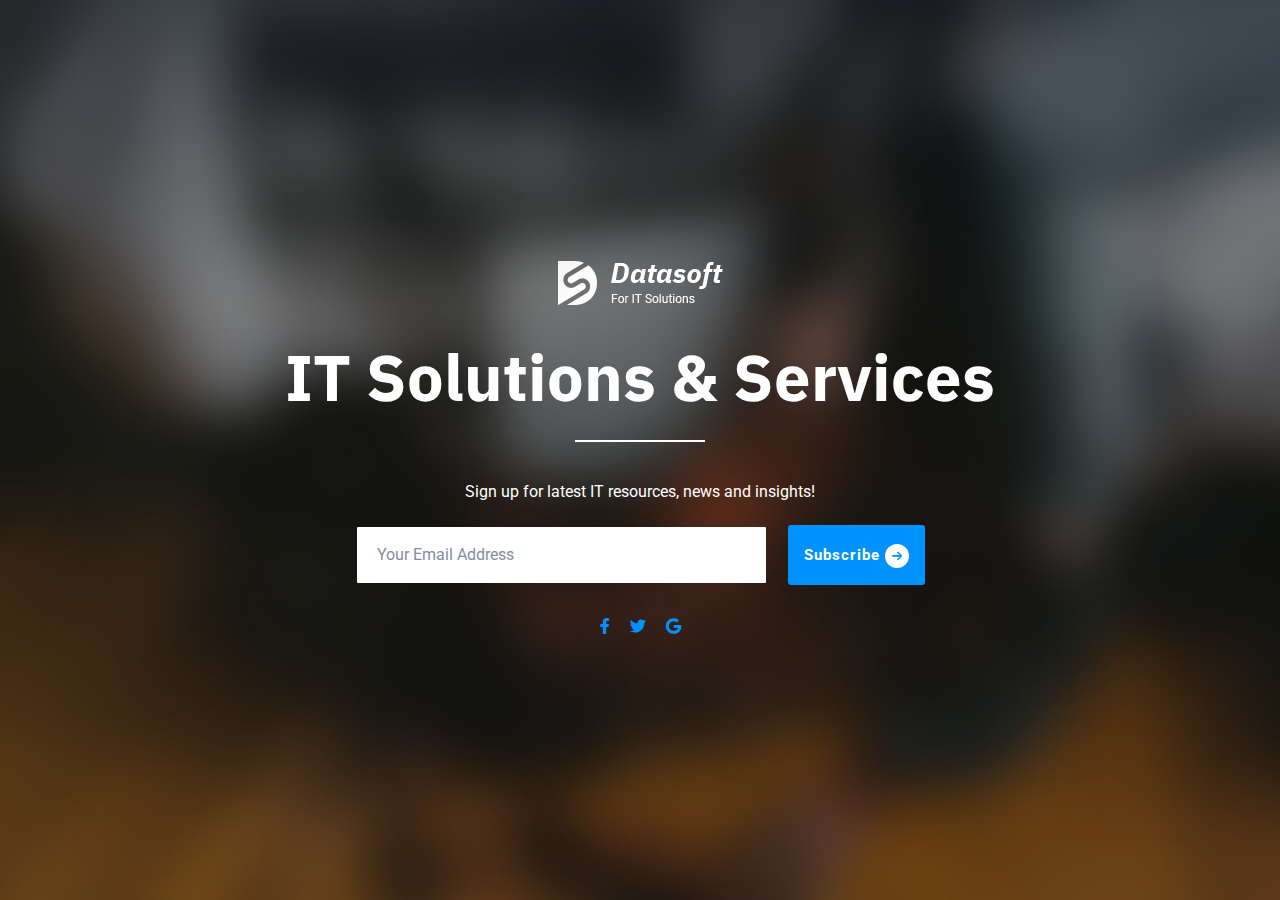
<file: DataSoft/coming-soon.html>
<!DOCTYPE html>
<html lang="en">

<head>
  <meta charset="UTF-8" />
  <meta name="viewport" content="width=device-width, initial-scale=1.0" />
  <meta http-equiv="X-UA-Compatible" content="ie=edge" />
  <meta name="description" content="DataSoft  IT Solutions &  Services Template">
  <link href="assets/images/favicon/favicon.png" rel="icon">
  <title>DataSoft IT Solutions & Services Template</title>

  <link rel="stylesheet"
    href="https://fonts.googleapis.com/css2?family=IBM+Plex+Sans:wght@400;500;600;700&family=Roboto:wght@400;700&display=swap">
  <link rel="stylesheet" href="https://use.fontawesome.com/releases/v5.1.1/css/all.css">
  <link rel="stylesheet" href="assets/css/libraries.css">
  <link rel="stylesheet" href="assets/css/style.css">
</head>

<body>
  <div class="wrapper">

    <!-- ==========================
        coming soon
    =========================== -->
    <section class="coming-soon bg-overlay bg-overlay-gradient py-0">
      <div class="bg-img"><img src="assets/images/banners/2.jpg" alt="background"></div>
      <div class="container">
        <div class="row">
          <div class="col-12 d-flex align-items-center justify-content-center vh-100">
            <div class="text-center">
              <img src="assets/images/logo/logo-light.png" alt="logo" class="mb-30">
              <h2 class="error-title">IT Solutions & Services</h2>
              <div class="divider divider-white divider-xl mb-30"></div>
              <p class="error-desc fz-16 mb-20">Sign up for latest IT resources, news and insights!</p>
              <form class="subscribe-form d-flex" id="contactForm" method="post" action="assets/php/contact.php">
                <input type="email" class="form-control mr-20" placeholder="Your Email Address" id="contact-email"
                  name="contact-email" required>
                <button type="submit" class="btn btn__primary btn__primary-style2">
                  <span>Subscribe</span> <i class="icon-arrow-right"></i>
                </button>
              </form>
              <div class="contact-result"></div>
              <ul class="list-unstyled social-icons social-icons-primary d-flex justify-content-center mb-0 mt-30">
                <li><a href="#"><i class="fab fa-facebook-f"></i></a></li>
                <li><a href="#"><i class="fab fa-twitter"></i></a></li>
                <li><a href="#"><i class="fab fa-google"></i></a></li>
              </ul>
            </div>
          </div><!-- /.col-lg-7 -->
        </div><!-- /.row -->
      </div><!-- /.container -->
    </section><!-- /.coming-soon -->


  </div><!-- /.wrapper -->

  <script src="assets/js/jquery-3.5.1.min.js"></script>
  <script src="assets/js/plugins.js"></script>
  <script src="assets/js/main.js"></script>
</body>

</html>
</file>
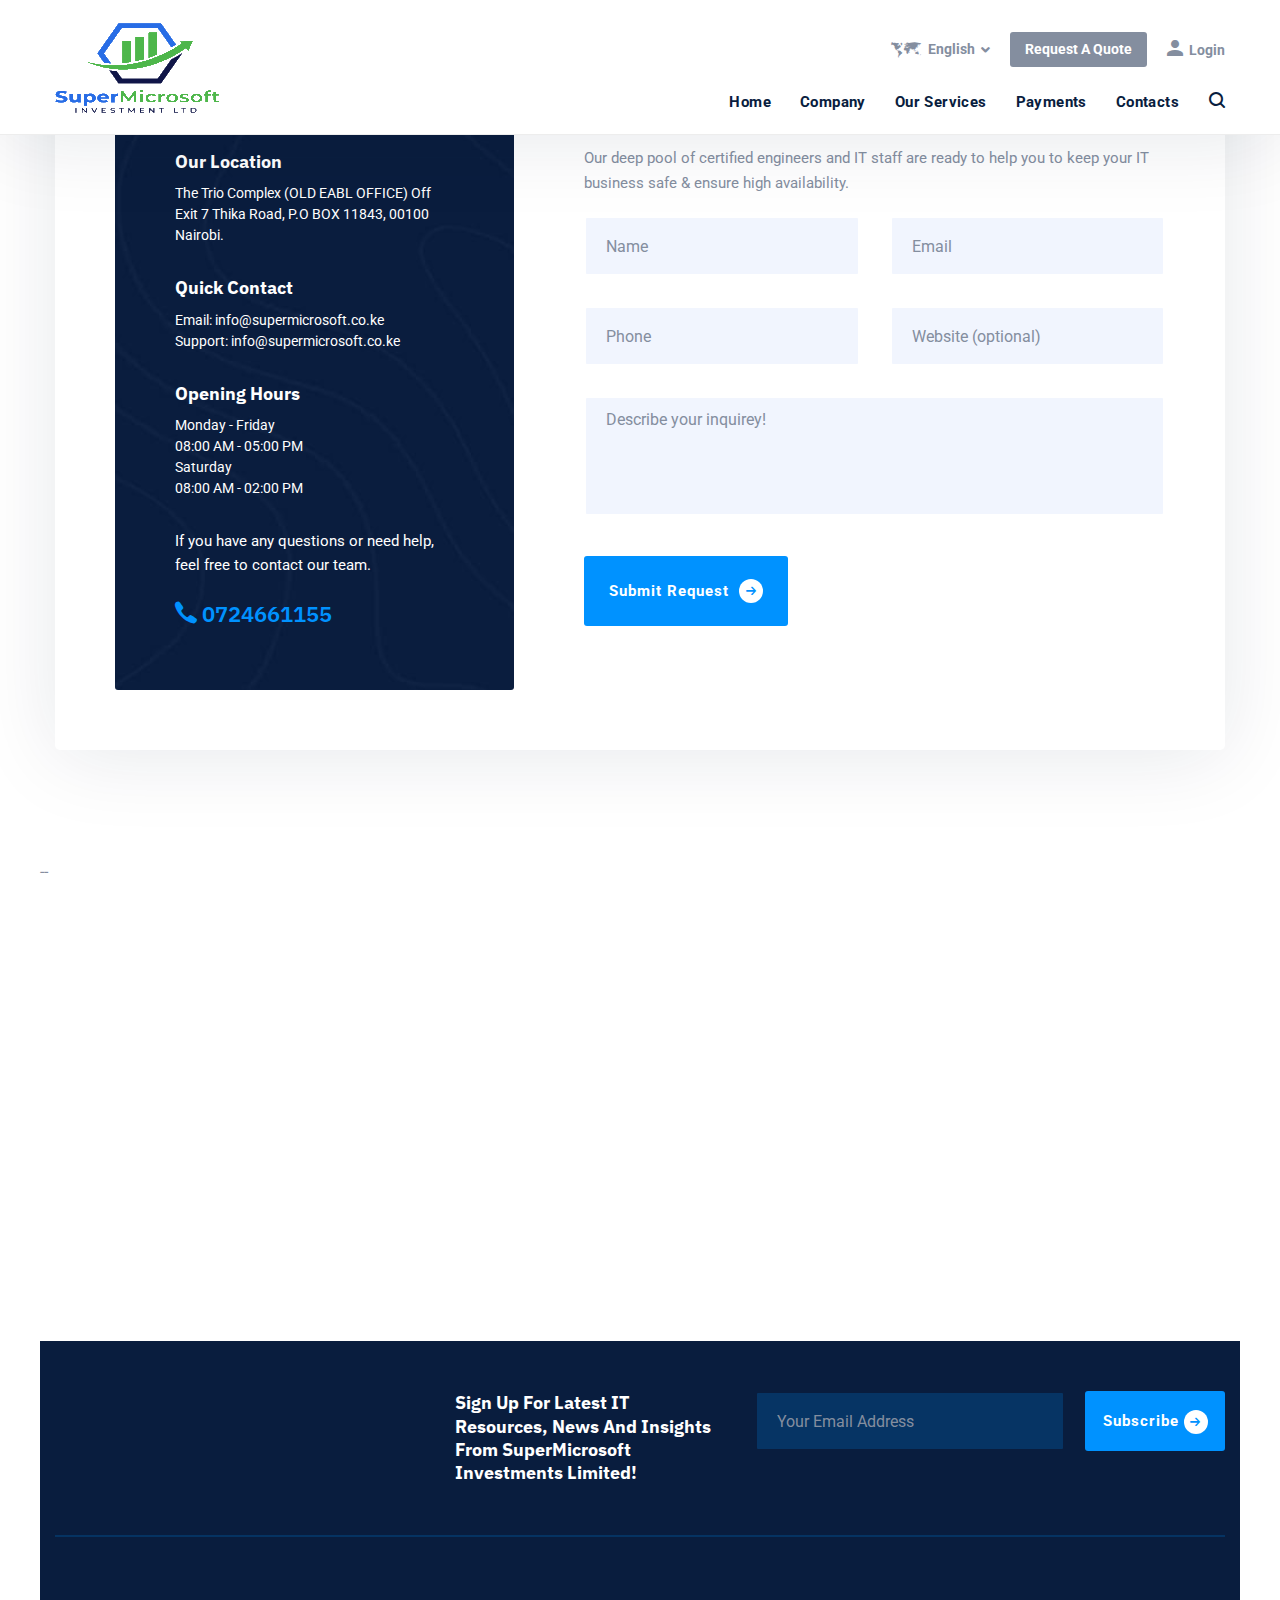
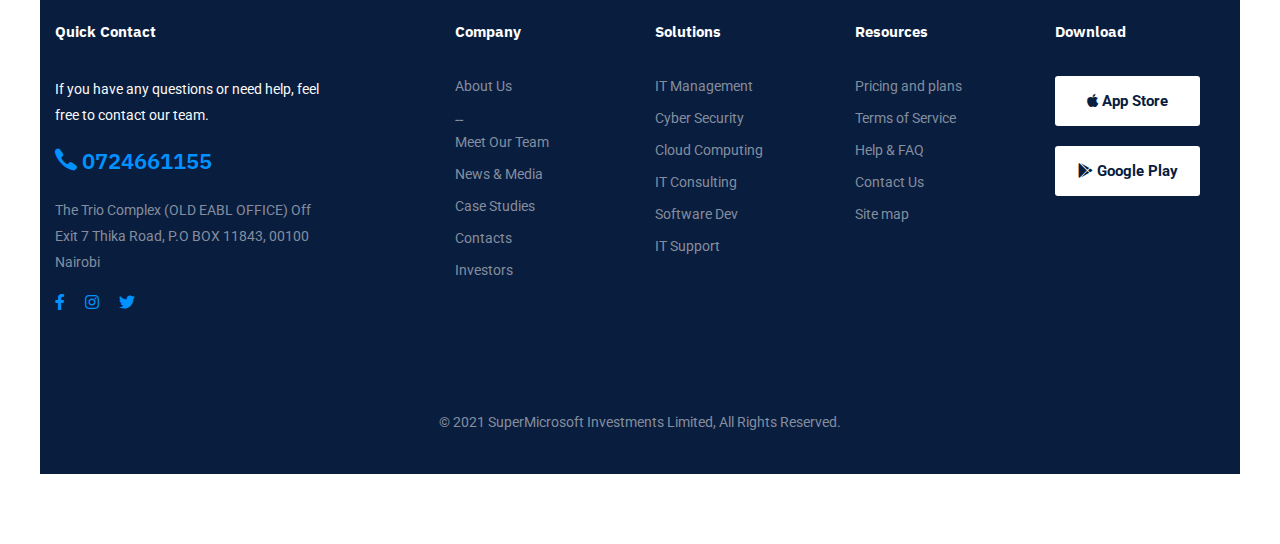
<file: DataSoft/contact-us.html>
<!DOCTYPE html>
<html lang="en">

<head>
  <meta charset="UTF-8" />
  <meta name="viewport" content="width=device-width, initial-scale=1.0" />
  <meta http-equiv="X-UA-Compatible" content="ie=edge" />
  <meta name="description" content="DataSoft  IT Solutions &  Services Template">
  <link href="assets/images/favicon/favicon.png" rel="icon">
  <title>SuperMicrosoft Investments Limited</title>

  <link rel="stylesheet"
    href="https://fonts.googleapis.com/css2?family=IBM+Plex+Sans:wght@400;500;600;700&family=Roboto:wght@400;700&display=swap">
  <link rel="stylesheet" href="https://use.fontawesome.com/releases/v5.1.1/css/all.css">
  <link rel="stylesheet" href="assets/css/libraries.css">
  <link rel="stylesheet" href="assets/css/style.css">
</head>

<body>
  <div class="wrapper">
    <div class="preloader">
      <div class="loading"><span></span><span></span><span></span><span></span></div>
    </div><!-- /.preloader -->

    <!-- =========================
        Header 
    =========================== -->
    <header class="header header-light header-full">
      <nav class="navbar navbar-expand-lg sticky-navbar">
        <div class="container">
          <a class="navbar-brand" href="index.html">
            <img src="assets/images/logo/logo-light1.png" class="logo-light" alt="logo">
            <img src="assets/images/logo/logo-light1.png" class="logo-dark" alt="logo">
          </a>
          <button class="navbar-toggler" type="button">
            <span class="menu-lines"><span></span></span>
          </button>
          <div class="header__top-right">
            <ul class="list-unstyled d-flex justify-content-end align-items-center mb-0">
              <li>
                <div class="dropdown lang-dropdown">
                  <button class="dropdown-toggle lang-dropdown-toggle" id="langDropdown" data-toggle="dropdown">
                    <i class="icon-map"></i><span>English</span>
                  </button>
                  <div class="dropdown-menu" aria-labelledby="langDropdown">
                    <a class="dropdown-item" href="#">Spain</a>
                    <a class="dropdown-item" href="#">France</a>
                  </div>
                </div>
              </li>
              <li>
                <ul class="navbar-actions list-unstyled mb-0 d-flex align-items-center">
                  <li class="d-none d-xl-block">
                    <a href="request-quote.html" class="btn action__btn-contact">Request A Quote</a>
                  </li>
                  <li>
                    <button class="action__btn action__btn-login open-login-popup">
                      <i class="icon-user"></i><span>Login</span>
                    </button>
                  </li>
                </ul><!-- /.navbar-actions -->
              </li>
            </ul>
          </div><!-- /.header-top-right -->
          <div class="collapse navbar-collapse" id="mainNavigation">
            <ul class="navbar-nav ml-auto">
              <li class="nav__item has-dropdown">
                <a href="#" data-toggle="dropdown" class="dropdown-toggle nav__item-link">Home</a>
                <ul class="dropdown-menu">
                  <li class="nav__item">
                    <a href="index.html" class="nav__item-link">Home Main</a>
                  </li><!-- /.nav-item -->
                  <li class="nav__item">
                    <a href="home-modern.html" class="nav__item-link">Home Modern</a>
                  </li><!-- /.nav-item -->
                  <li class="nav__item">
                    <a href="home-classic.html" class="nav__item-link">Home Classic</a>
                  </li><!-- /.nav-item -->
                </ul><!-- /.dropdown-menu -->
              </li><!-- /.nav-item -->
              <li class="nav__item has-dropdown">
                <a href="#" data-toggle="dropdown" class="dropdown-toggle nav__item-link">Company</a>
                <ul class="dropdown-menu">
                  <li class="nav__item">
                    <a href="about-us.html" class="nav__item-link">Vision</a>
                  </li><!-- /.nav-item -->
                  <li class="nav__item">
                    <a href="why-us.html" class="nav__item-link">Mission</a>
                  </li><!-- /.nav-item -->
                  <li class="nav__item">
                    <a href="leadership-team.html" class="nav__item-link">Leadership Team</a>
                  </li><!-- /.nav-item -->
                  <li class="nav__item">
                    <a href="awards.html" class="nav__item-link">About Us</a>
                  </li><!-- /.nav-item -->
                  <li class="nav__item">
                    <a href="pricing.html" class="nav__item-link">Why Choose Us</a>
                  </li><!-- /.nav-item -->
                  <li class="nav__item">
                    <a href="faqs.html" class="nav__item-link">Help & FAQs</a>
                  </li> <!-- /.nav-item -->
                  <li class="nav__item">
                    <a href="careers.html" class="nav__item-link">Careers</a>
                  </li><!-- /.nav-item -->
                </ul><!-- /.dropdown-menu -->
              </li><!-- /.nav-item -->
              <li class="nav__item has-dropdown">
                <a href="#" data-toggle="dropdown" class="dropdown-toggle nav__item-link">Our Services</a>
                <ul class="dropdown-menu wide-dropdown-menu">
                  <li class="nav__item">
                    <div class="row mx-0">
                      <div class="col-sm-6 dropdown-menu-col">
                        <a href="it-solutions.html" class="nav__item-link dropdown-menu-title">Our Services</a>
                        <ul class="nav flex-column">
                          <li class="nav__item"><a class="nav__item-link" href="it-solutions-single.html">Banking System Solutions
						  </a>
                          </li> <!-- /.nav-item -->
                          <li class="nav__item"><a class="nav__item-link" href="it-solutions-single.html">ERP Solutions
						  </a>
                          </li> <!-- /.nav-item -->
                          <li class="nav__item"><a class="nav__item-link" href="it-solutions-single.html">Point of Sale (POS) Systems
                             </a>
                          </li> <!-- /.nav-item -->
                          <li class="nav__item"><a class="nav__item-link" href="it-solutions-single.html">Custom Software Development
                            </a>
                          </li> <!-- /.nav-item -->
                          <li class="nav__item"><a class="nav__item-link" href="it-solutions-single.html">ATM Bridge
                          </li> <!-- /.nav-item -->
                          <li class="nav__item"><a class="nav__item-link" href="it-solutions-single.html">IT Support
						  </a>
                          </li>
						  </li> <!-- /.nav-item -->
                          <li class="nav__item"><a class="nav__item-link" href="it-solutions-single.html">Bulk SMS Services
						  </a>
                          </li>
						  </li> <!-- /.nav-item -->
                          <li class="nav__item"><a class="nav__item-link" href="it-solutions-single.html">School Management System
						  </a>
                          </li>
						  </li> <!-- /.nav-item -->
                          <li class="nav__item"><a class="nav__item-link" href="it-solutions-single.html">Website Development
						  </a>
                          </li>
						  </li> <!-- /.nav-item -->
                          <li class="nav__item"><a class="nav__item-link" href="it-solutions-single.html">Windows & App Development
						  </a>
                          </li>
						  </li> <!-- /.nav-item -->
                          <li class="nav__item"><a class="nav__item-link" href="it-solutions-single.html">Local & Wide-Area Networking
						  </a>
                          </li>
						  </li> <!-- /.nav-item -->
                          <li class="nav__item"><a class="nav__item-link" href="it-solutions-single.html">Project Management
						  </a>
                          </li>
                          <!-- /.nav-item -->
                        </ul>
                      <!</div><!-- /.col-sm-6 -->
                      <div class="col-sm-6 dropdown-menu-col">
                        <a href="industries.html" class="nav__item-link dropdown-menu-title">Industries</a>
                        <ul class="nav flex-column">
                          <li class="nav__item"><a class="nav__item-link"
                              href="industries-single-industry.html">Education,
                              Non-Profit</a></li> <!-- /.nav-item -->
                          <li class="nav__item"><a class="nav__item-link"
                              href="industries-single-industry.html">Accounting,
                              Finance</a></li> <!-- /.nav-item -->
                          <li class="nav__item"><a class="nav__item-link"
                              href="industries-single-industry.html">Government &
                              Public</a></li> <!-- /.nav-item -->
                          <li class="nav__item"><a class="nav__item-link" href="industries-single-industry.html">Energy
                              &
                              Utilities</a></li> <!-- /.nav-item -->
                          <li class="nav__item"><a class="nav__item-link" href="industries-single-industry.html">Legal,
                              Law
                              Firms</a></li> <!-- /.nav-item -->
                          <li class="nav__item"><a class="nav__item-link"
                              href="industries-single-industry.html">Manufacturing</a>
                          </li>
                          <!-- /.nav-item -->
                        </ul>
                      </div><!-- /.col-sm-6 -->
                    </div><!-- /.row -->
                  </li><!-- /.nav-item -->
                </ul><!-- /.dropdown-menu -->
              </li><!-- /.nav-item -->
              <!--<li class="nav__item has-dropdown">
                <a href="#" data-toggle="dropdown" class="dropdown-toggle nav__item-link">Case Studies</a>
                <ul class="dropdown-menu">
                  <li class="nav__item">
                    <a href="case-studies-grid.html" class="nav__item-link">Case Studies Grid</a>
                  </li><!-- /.nav-item -->
                  <!--<li class="nav__item">
                    <a href="case-studies-modern.html" class="nav__item-link">Case Studies Modern</a>
                  </li><!-- /.nav-item -->
                  <!--<li class="nav__item">
                    <a href="case-studies-classic.html" class="nav__item-link">Case Studies Classic</a>
                  </li><!-- /.nav-item -->
                  <!--<li class="nav__item">
                    <a href="case-studies-single.html" class="nav__item-link">Single Case Study</a>
                  </li><!-- /.nav-item -->
                <!--</ul><!-- /.dropdown-menu -->
              <!--</li><!-- /.nav-item -->
              <!--<li class="nav__item has-dropdown">
                <a href="#" data-toggle="dropdown" class="dropdown-toggle nav__item-link active">Blog</a>
                <ul class="dropdown-menu">
                  <li class="nav__item">
                    <a href="blog.html" class="nav__item-link">Our Blog</a>
                  </li><!-- /.nav-item -->
                  <!--<li class="nav__item">
                    <a href="blog-single-post.html" class="nav__item-link">Single Blog Post</a>
                  </li><!-- /.nav-item -->
                <!--</ul><!-- /.dropdown-menu -->
              <!--</li><!-- /.nav-item -->
              <!--<li class="nav__item has-dropdown">
                <a href="#" data-toggle="dropdown" class="dropdown-toggle nav__item-link">Features</a>
                <ul class="dropdown-menu">
                  <li class="nav__item">
                    <a href="coming-soon.html" class="nav__item-link">Coming Soon</a>
                  </li><!-- /.nav-item -->
                  <!--<li class="nav__item">
                    <a href="404.html" class="nav__item-link">404 Page</a>
                  </li><!-- /.nav-item -->
                  <!--<li class="nav__item">
                    <a href="#" class="nav__item-link  open-register-popup">Register</a>
                  </li><!-- /.nav-item -->
                  <!--<li class="nav__item">
                    <a href="#" class="nav__item-link  open-login-popup">Login</a>
                  </li><!-- /.nav-item -->
                <!--</ul><!-- /.dropdown-menu -->
              <!--</li><!-- /.nav-item -->
			 <li class="nav__item">
                <a href="payment.html" class="nav__item-link">Payments</a>
              </li><!-- /.nav-item -->
              <li class="nav__item">
                <a href="contact-us.html" class="nav__item-link">Contacts</a>
              </li><!-- /.nav-item -->
            </ul><!-- /.navbar-nav -->
            <button class="close-mobile-menu d-block d-lg-none"><i class="fas fa-times"></i></button>
          </div><!-- /.navbar-collapse -->
          <div class="d-flex align-items-center">
            <a href="#" class="action__btn action__btn-search ml-30"><i class="icon-search"></i></a>
          </div>
        </div><!-- /.container -->
      </nav><!-- /.navabr -->
    </header><!-- /.Header -->

    <!-- ==========================
        contact layout 1
    =========================== -->
    <section class="contact-layout1 pt-0 mt--100">
      <div class="container">
        <div class="row">
          <div class="col-12">
            <div class="contact-panel d-flex flex-wrap">
              <div class="contact-panel__info">
                <div class="bg-img"><img src="assets/images/backgrounds/3.jpg" alt="banner"></div>
                <div class="contact-block">
                  <h5 class="contact-block__title">Our Location</h5>
                  <ul class="contact-block__list list-unstyled">
                    <li>The Trio Complex (OLD EABL OFFICE)
						Off Exit 7 Thika Road,
						P.O BOX 11843, 00100 Nairobi. 
					</li>
                  </ul>
                </div><!-- /.contact-panel__info__block -->
                <div class="contact-block">
                  <h5 class="contact-block__title">Quick Contact</h5>
                  <ul class="contact-block__list list-unstyled">
                    <li><a href="mailto:DataSoft@7oroof.com"></a>Email: info@supermicrosoft.co.ke</li>
                    <li><a href="mailto:DataSoft@7oroof.com"></a>Support: info@supermicrosoft.co.ke</li>
                  </ul>
                </div><!-- /.contact-panel__info__block -->
                <div class="contact-block">
                  <h5 class="contact-block__title">Opening Hours</h5>
                  <ul class="contact-block__list list-unstyled">
				  
					<li>Monday - Friday</li>
                    <li>08:00 AM - 05:00 PM</li>
					
					<li>Saturday</li>
                    <li>08:00 AM - 02:00 PM</li>
                  </ul>
                </div><!-- /.contact-panel__info__block -->
                <p class="color-white mb-20">If you have any questions or need help, feel free to contact our team.
                </p>
                <a href="tel:0724661155" class="phone-number">
                  <i class="icon-phone"></i> <span>0724661155</span>
                </a>
              </div>
              <form class="contact-panel__form" method="post" action="assets/php/contact.php" id="contactForm" onsubmit="return validate()">
                <div class="row">
                  <div class="col-sm-12">
                    <h4 class="contact-panel__title">Get In Touch</h4>
                    <p class="contact-panel__desc mb-20">Our deep pool of certified engineers and IT staff are ready to
                      help you to keep your IT business safe & ensure high availability.</p>
                  </div>
                  <div class="col-sm-6 col-md-6 col-lg-6">
			
                    <div class="form-group">
                      <input type="text" class="form-control" placeholder="Name" id="contact-name" name="contact-name"
                        required>
                    </div>
                  </div><!-- /.col-lg-6 -->
                  <div class="col-sm-6 col-md-6 col-lg-6">
                    <div class="form-group">
                      <input type="email" class="form-control" placeholder="Email" id="contact-email"
                        name="contact-email" required>
                    </div>
                  </div><!-- /.col-lg-6 -->
                  <div class="col-sm-6 col-md-6 col-lg-6">
                    <div class="form-group">
                      <input type="text" class="form-control" placeholder="Phone" id="contact-Phone"
                        name="contact-phone" required>
                    </div>
                  </div><!-- /.col-lg-6 -->
                  <div class="col-sm-6 col-md-6 col-lg-6">
                    <div class="form-group">
                      <input type="text" class="form-control" placeholder="Website (optional)" id="contact-website"
                        name="contact-website">
                    </div>
                  </div><!-- /.col-lg-6 -->
                  <div class="col-12">
                    <div class="form-group">
                      <textarea class="form-control" placeholder="Describe your inquirey!" id="contact-message"
                        name="contact-message"></textarea>
                    </div>
					
                    <button type="submit" class="btn btn__primary btn__icon btn__xhight mt-10">
                      <span>Submit Request</span> <i class="icon-arrow-right"></i>
                    </button>
					</script>
                    <div class="contact-result"></div>
                  </div><!-- /.col-lg-12 -->
                </div><!-- /.row -->
              </form>
            </div>
          </div><!-- /.col-lg-6 -->
        </div><!-- /.row -->
      </div><!-- /.container -->
    </section><!-- /.contact layout 1 -->
	
    <!-- ==========================
       Contact Info
    ============================ -->
    <section class="contact-info pt-0 pb-70">
      <div class="container">
        <div class="row">
 <!-- ========================= 
            Google Map
    =========================  -->
    --<section class="google-map py-0">
      <div id="map" style="height: 0px;"></div>
	  <iframe src="https://www.google.com/maps/embed?pb=!1m18!1m12!1m3!1d3988.892278805953!2d36.87461961432509!3d-1.2344818359190002!2m3!1f0!2f0!3f0!3m2!1i1024!2i768!4f13.1!3m3!1m2!1s0x182f155f3c9e2241%3A0xe63a84bd70d17c93!2sThe%20Trio%20Complex!5e0!3m2!1sen!2ske!4v1618640727412!5m2!1sen!2ske" width="2000" height="450" style="border:0;" allowfullscreen="" loading="lazy"></iframe>
      <div class="d-flex align-items-center">
	  <script src="assets/js/google-map.js"></script>
      <script src="https://goo.gl/maps/v2B9MKMQ8rGS7eau9" async defer></script>
    </section><!-- /.GoogleMap -->

    <!-- ========================
      Footer
    ========================== -->
    <footer class="footer bg-secondary">
      <div class="container">
        <div class="footer-top pt-50 pb-30">
          <div class="row">
            <div class="col-sm-4 col-md-2 col-lg-4">
            
            </div><!-- /.col-lg-2 -->
            <div class="col-sm-8 col-md-4 col-lg-3">
              <h6 class="footer-top__title">Sign up for latest IT resources,
                news and insights from SuperMicrosoft Investments Limited!</h6>
            </div><!-- /.col-lg-3 -->
            <div class="col-sm-12 col-md-6 col-lg-5">
              <form class="footer-form d-flex mb-0">
                <input type="text" class="form-control mr-20" placeholder="Your Email Address">
                <button type="submit" class="btn btn__primary btn__primary-style2">
                  <span>Subscribe</span>
                  <i class="icon-arrow-right"></i>
                </button>
              </form>
            </div><!-- /.col-lg-6 -->
          </div><!-- /.row -->
        </div><!-- /.footer-top -->
        <div class="footer-primary">
          <div class="row">
            <div class="col-sm-12 col-md-12 col-lg-3 footer-widget footer-widget-about">
              <div class="footer-widget__content">
                <div class="contact-info">
                  <h6 class="footer-widget__title">Quick Contact</h6>
                  <ul class="contact-list list-unstyled">
                    <li class="color-gray">If you have any questions or need help, feel free to contact our team.
                    </li>
                    <li class="mt-20 mb-20">
                      <a href="tel:0724661155" class="phone-number">
                        <i class="icon-phone"></i> <span>0724661155</span>
                      </a>
                    </li>
                    <li class="color-body">The Trio Complex (OLD EABL OFFICE)
						Off Exit 7 Thika Road,
						P.O BOX 11843, 00100 Nairobi
					</li>
                  </ul>
                </div><!-- /.contact-info -->
                <ul class="social-icons list-unstyled mb-0">
                  <li><a href="#"><i class="fab fa-facebook-f"></i></a></li>
                  <li><a href="#"><i class="fab fa-instagram"></i></a></li>
                  <li><a href="#"><i class="fab fa-twitter"></i></a></li>
                </ul><!-- /.social-icons -->
              </div><!-- /.footer-widget__content -->
            </div><!-- /.col-xl-2 -->
            <div class="col-sm-6 col-md-6 col-lg-2 offset-lg-1 footer-widget footer-widget-nav">
              <h6 class="footer-widget__title">Company</h6>
              <div class="footer-widget__content">
                <nav>
                  <ul class="list-unstyled">
                    <li><a href="about-us.html">About Us</a></li>
                    --<li><a href="leadership-team.html">Meet Our Team</a></li>
                    <li><a href="blog.html">News & Media</a></li>
                    <li><a href="projects-grid.html">Case Studies</a></li>
                    <li><a href="contacs.html">Contacts</a></li>
                    <li><a href="#">Investors</a></li>
                  </ul>
                </nav>
              </div><!-- /.footer-widget__content -->
            </div><!-- /.col-lg-2 -->
            <div class="col-sm-6 col-md-6 col-lg-2 footer-widget footer-widget-nav">
              <h6 class="footer-widget__title">Solutions</h6>
              <div class="footer-widget__content">
                <nav>
                  <ul class="list-unstyled">
                    <li><a href="#">IT Management</a></li>
                    <li><a href="#">Cyber Security</a></li>
                    <li><a href="#">Cloud Computing</a></li>
                    <li><a href="#">IT Consulting</a></li>
                    <li><a href="#">Software Dev</a></li>
                    <li><a href="#">IT Support</a></li>
                  </ul>
                </nav>
              </div><!-- /.footer-widget__content -->
            </div><!-- /.col-lg-2 -->
            <div class="col-sm-6 col-md-6 col-lg-2 footer-widget footer-widget-nav">
              <h6 class="footer-widget__title">Resources</h6>
              <div class="footer-widget__content">
                <nav>
                  <ul class="list-unstyled">
                    <li><a href="pricing.html">Pricing and plans</a></li>
                    <li><a href="#">Terms of Service</a></li>
                    <li><a href="faqs.html">Help & FAQ</a></li>
                    <li><a href="contacs.html">Contact Us</a></li>
                    <li><a href="#">Site map</a></li>
                  </ul>
                </nav>
              </div><!-- /.footer-widget__content -->
            </div><!-- /.col-lg-2 -->
            <div class="col-sm-6 col-md-6 col-lg-2 footer-widget footer-widget-nav">
              <h6 class="footer-widget__title">Download</h6>
              <div class="footer-widget__content">
                <a href="#" class="btn btn__white btn__download mb-20">
                  <i class="fab fa-apple"></i>
                  <span>App Store</span>
                </a>
                <a href="#" class="btn btn__white btn__download mb-20">
                  <i class="fab fa-google-play"></i>
                  <span>Google Play</span>
                </a>
              </div><!-- /.footer-widget__content -->
            </div><!-- /.col-lg-2 -->
          </div><!-- /.row -->
        </div><!-- /.footer-primary -->
        <div class="row">
          <div class="col-sm-12 col-md-12 col-lg-12 text-center pb-40">
            <span class="fz-14">&copy; 2021 SuperMicrosoft Investments Limited, All Rights Reserved.</a>
          </div><!-- /.col-lg-12 -->
        </div><!-- /.row -->
      </div><!-- /.container -->
    </footer><!-- /.Footer -->
    <button id="scrollTopBtn"><i class="fas fa-long-arrow-alt-up"></i></button>

    <div class="login-popup" id="login-popup">
      <div class="login-popup-wrapper">
        <form class="login-popup__form">
          <h3 class="login-popup__title">Login!</h3>
          <p class="login-popup__desc">Connect, organize and get things done to keep your IT business safe.</p>
          <div class="form-group mb-20">
            <i class="icon-mail input-icon"></i>
            <input type="text" class="form-control" placeholder="Email">
          </div>
          <div class="form-group mb-20">
            <i class="icon-lock input-icon"></i>
            <input type="password" class="form-control" placeholder="********">
          </div>
          <div class="d-flex align-items-center justify-content-between mb-20">
            <div class="custom-control custom-checkbox d-flex align-items-center">
              <input type="checkbox" class="custom-control-input" id="customCheck1">
              <label class="custom-control-label" for="customCheck1">Remember Me!</label>
            </div>
            <a href="#" class="fz-14 font-weight-bold color-secondary">Forget Password?</a>
          </div>
          <button type="submit" class="btn btn__primary btn__block btn__xl">
            <span>Login</span>
            <i class="icon-arrow-right"></i>
          </button>
        </form>
        <div class="d-flex justify-content-center align-items-center mt-20">
          <span class="color-white fz-14 font-weight-bold">Don’t Have An Account?</span>
          <button id="go-register" class="go-register fz-14 font-weight-bold">
            <span>Register Here</span><i class="icon-arrow-right"></i>
          </button>
        </div>
      </div>
    </div><!-- /.login-popup -->

    <div class="login-popup" id="register-popup">
      <div class="login-popup-wrapper">
        <form class="login-popup__form">
          <h3 class="login-popup__title">Register!</h3>
          <p class="login-popup__desc">Connect, organize and get things done to keep your IT business safe.</p>
          <div class="form-group mb-20">
            <i class="icon-mail input-icon"></i>
            <input type="text" class="form-control" placeholder="Email">
          </div>
          <div class="form-group mb-20">
            <i class="icon-lock input-icon"></i>
            <input type="password" class="form-control" placeholder="********">
          </div>
          <div class="d-flex align-items-center justify-content-between mb-20">
            <div class="custom-control custom-checkbox d-flex align-items-center">
              <input type="checkbox" class="custom-control-input" id="customCheck2">
              <label class="custom-control-label" for="customCheck2">I read & agree to <a href="#">Terms &
                  Conditions</a></label>
            </div>
          </div>
          <button type="submit" class="btn btn__primary btn__block btn__xl">
            <span>Register</span>
            <i class="icon-arrow-right"></i>
          </button>
        </form>
        <div class="d-flex justify-content-center align-items-center mt-20">
          <span class="color-white fz-14 font-weight-bold">Have An Account?</span>
          <button id="go-login" class="go-login fz-14 font-weight-bold">
            <span>Login Here</span><i class="icon-arrow-right"></i>
          </button>
        </div>
      </div>
    </div><!-- /.login-popup -->

    <div class="search-popup">
      <button type="button" class="search-popup__close"><i class="fas fa-times"></i></button>
      <form class="search-popup__form">
        <input type="text" class="search-popup__form__input" placeholder="Type Words Then Enter">
        <button class="search-popup__btn"><i class="icon-search"></i></button>
      </form>
    </div><!-- /. search-popup -->
  </div><!-- /.wrapper -->

  <script src="assets/js/jquery-3.5.1.min.js"></script>
  <script src="assets/js/plugins.js"></script>
  <script src="assets/js/main.js"></script>
</body>

</html>
</file>
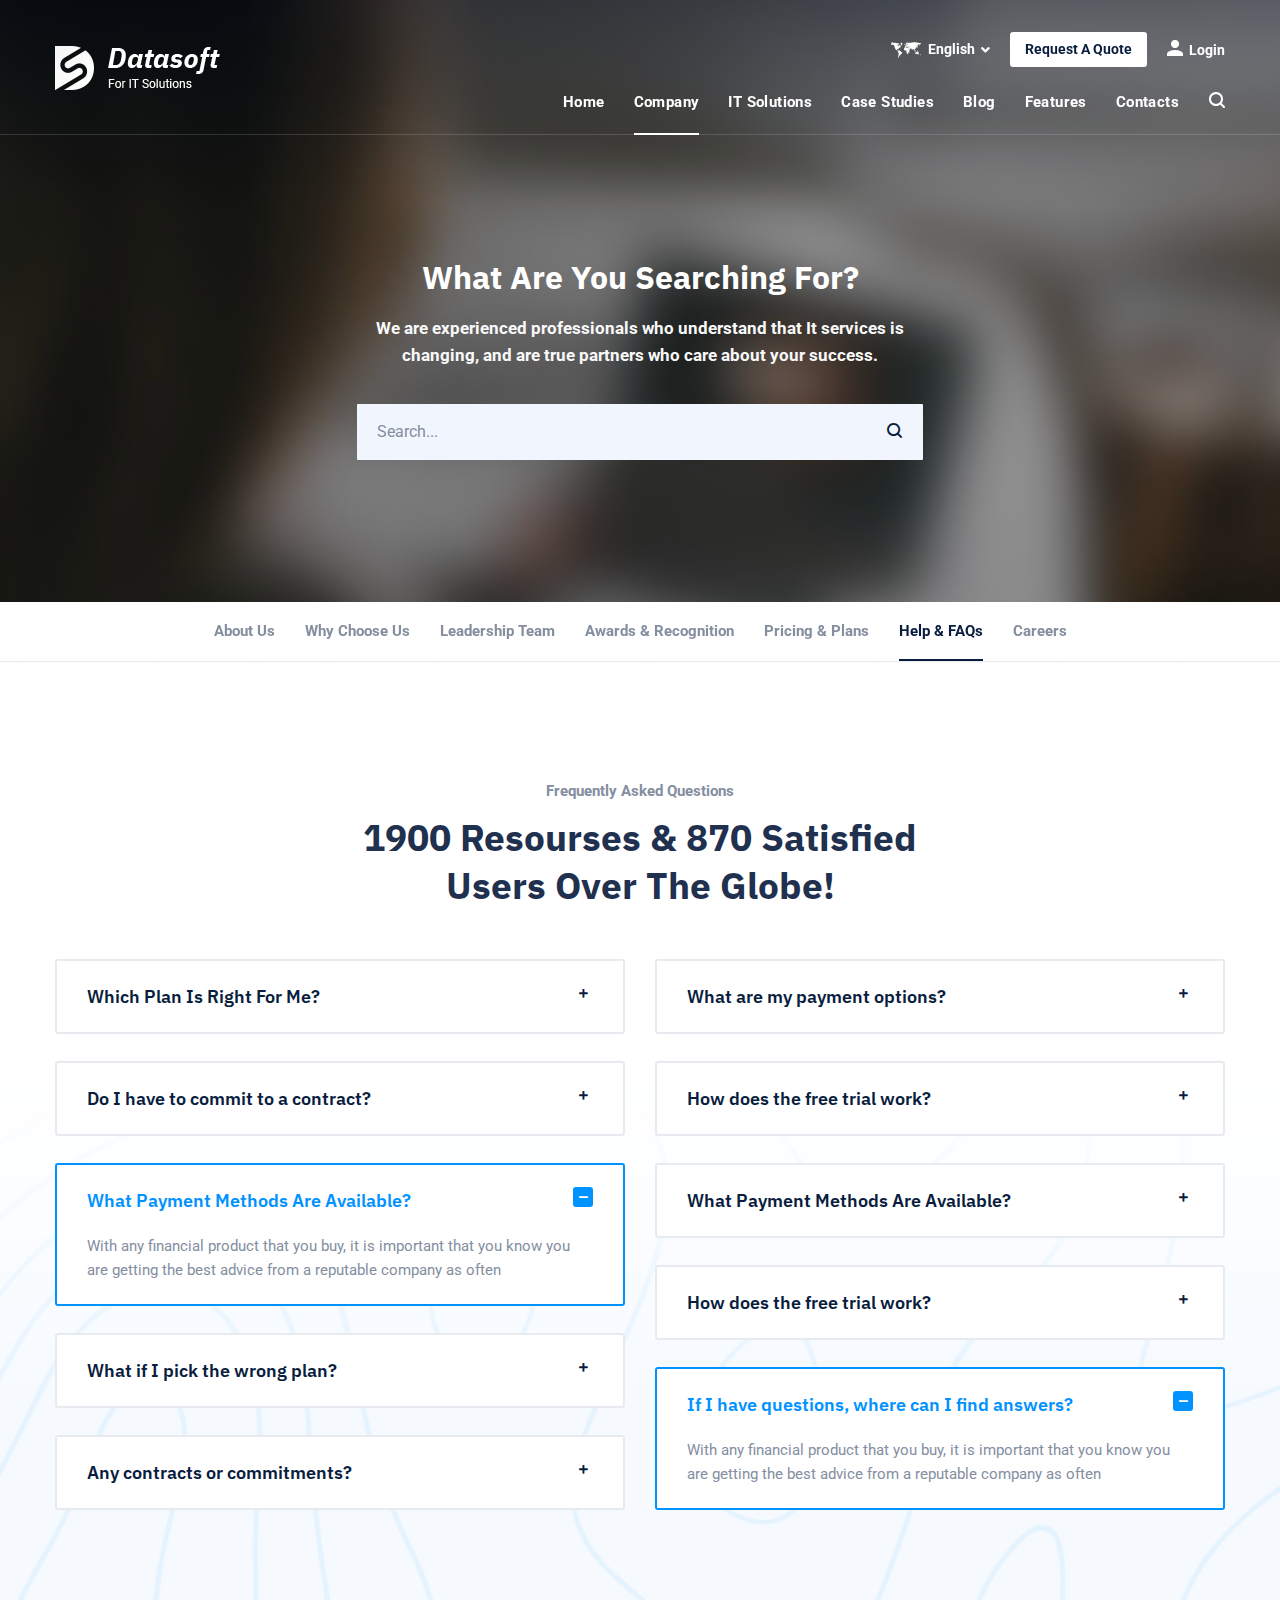
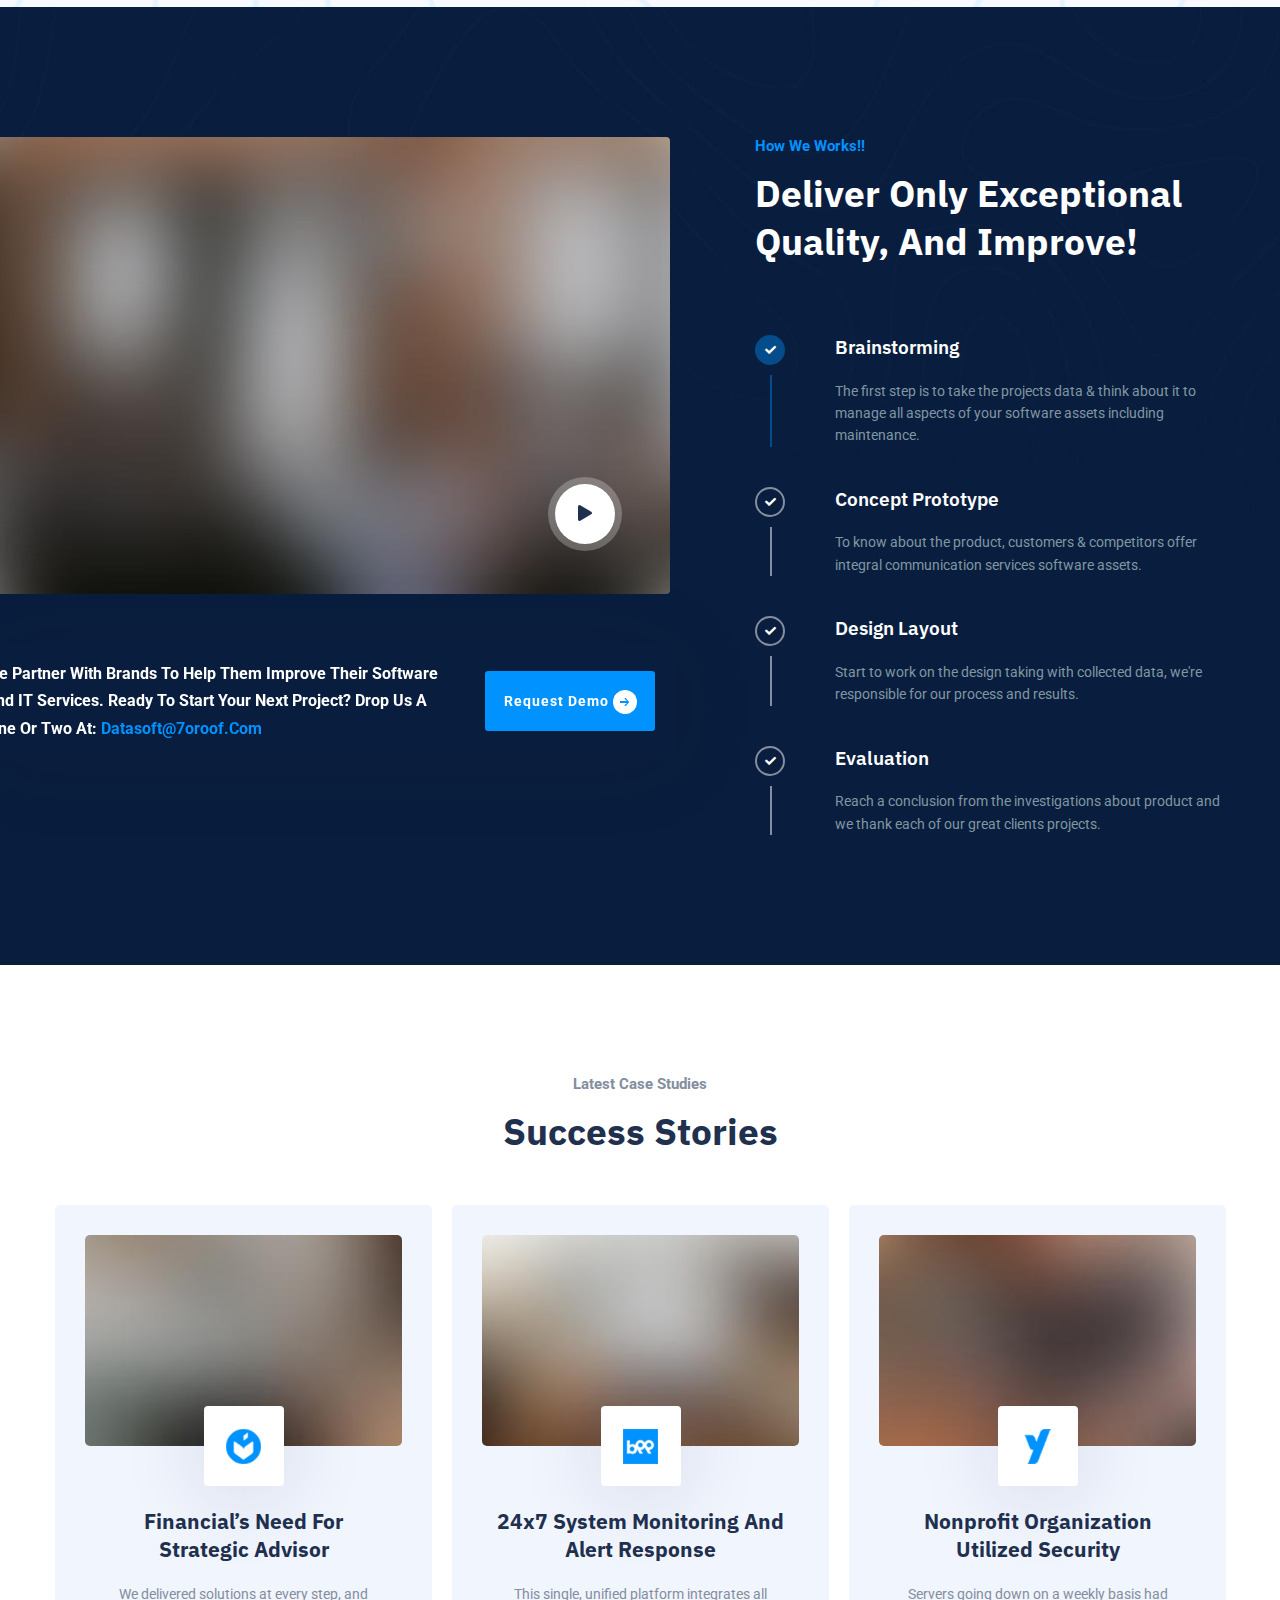
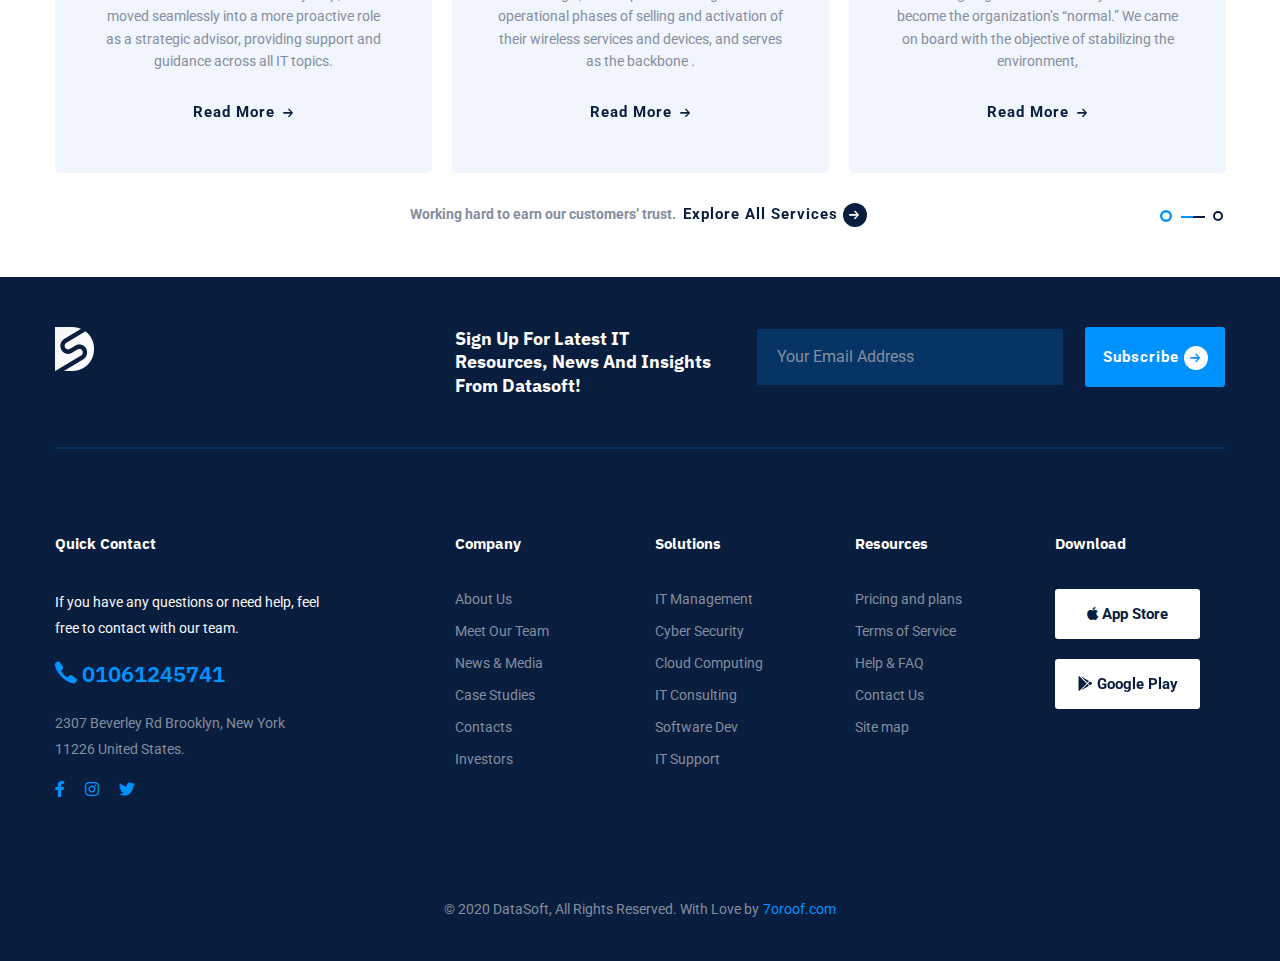
<file: DataSoft/faqs.html>
<!DOCTYPE html>
<html lang="en">

<head>
  <meta charset="UTF-8" />
  <meta name="viewport" content="width=device-width, initial-scale=1.0" />
  <meta http-equiv="X-UA-Compatible" content="ie=edge" />
  <meta name="description" content="DataSoft  IT Solutions &  Services Template">
  <link href="assets/images/favicon/favicon.png" rel="icon">
  <title>DataSoft IT Solutions & Services Template</title>

  <link rel="stylesheet"
    href="https://fonts.googleapis.com/css2?family=IBM+Plex+Sans:wght@400;500;600;700&family=Roboto:wght@400;700&display=swap">
  <link rel="stylesheet" href="https://use.fontawesome.com/releases/v5.1.1/css/all.css">
  <link rel="stylesheet" href="assets/css/libraries.css">
  <link rel="stylesheet" href="assets/css/style.css">
</head>

<body>
  <div class="wrapper">
    <div class="preloader">
      <div class="loading"><span></span><span></span><span></span><span></span></div>
    </div><!-- /.preloader -->

    <!-- =========================
        Header
    =========================== -->
    <header class="header header-transparent header-full">
      <nav class="navbar navbar-expand-lg sticky-navbar">
        <div class="container">
          <a class="navbar-brand" href="index.html">
            <img src="assets/images/logo/logo-light.png" class="logo-light" alt="logo">
            <img src="assets/images/logo/logo-dark.png" class="logo-dark" alt="logo">
          </a>
          <button class="navbar-toggler" type="button">
            <span class="menu-lines"><span></span></span>
          </button>
          <div class="header__top-right">
            <ul class="list-unstyled d-flex justify-content-end align-items-center mb-0">
              <li>
                <div class="dropdown lang-dropdown">
                  <button class="dropdown-toggle lang-dropdown-toggle" id="langDropdown" data-toggle="dropdown">
                    <i class="icon-map"></i><span>English</span>
                  </button>
                  <div class="dropdown-menu" aria-labelledby="langDropdown">
                    <a class="dropdown-item" href="#">Spain</a>
                    <a class="dropdown-item" href="#">France</a>
                  </div>
                </div>
              </li>
              <li>
                <ul class="navbar-actions list-unstyled mb-0 d-flex align-items-center">
                  <li class="d-none d-xl-block">
                    <a href="request-quote.html" class="btn action__btn-contact">Request A Quote</a>
                  </li>
                  <li>
                    <button class="action__btn action__btn-login open-login-popup">
                      <i class="icon-user"></i><span>Login</span>
                    </button>
                  </li>
                </ul><!-- /.navbar-actions -->
              </li>
            </ul>
          </div><!-- /.header-top-right -->
          <div class="collapse navbar-collapse" id="mainNavigation">
            <ul class="navbar-nav ml-auto">
              <li class="nav__item has-dropdown">
                <a href="#" data-toggle="dropdown" class="dropdown-toggle nav__item-link">Home</a>
                <ul class="dropdown-menu">
                  <li class="nav__item">
                    <a href="index.html" class="nav__item-link">Home Main</a>
                  </li><!-- /.nav-item -->
                  <li class="nav__item">
                    <a href="home-modern.html" class="nav__item-link">Home Modern</a>
                  </li><!-- /.nav-item -->
                  <li class="nav__item">
                    <a href="home-classic.html" class="nav__item-link">Home Classic</a>
                  </li><!-- /.nav-item -->
                </ul><!-- /.dropdown-menu -->
              </li><!-- /.nav-item -->
              <li class="nav__item has-dropdown">
                <a href="#" data-toggle="dropdown" class="dropdown-toggle nav__item-link active">Company</a>
                <ul class="dropdown-menu">
                  <li class="nav__item">
                    <a href="about-us.html" class="nav__item-link">About Us</a>
                  </li><!-- /.nav-item -->
                  <li class="nav__item">
                    <a href="why-us.html" class="nav__item-link">Why Choose Us</a>
                  </li><!-- /.nav-item -->
                  <li class="nav__item">
                    <a href="leadership-team.html" class="nav__item-link">Leadership Team</a>
                  </li><!-- /.nav-item -->
                  <li class="nav__item">
                    <a href="awards.html" class="nav__item-link">Award & Recognition</a>
                  </li><!-- /.nav-item -->
                  <li class="nav__item">
                    <a href="pricing.html" class="nav__item-link">Pricing & Plans</a>
                  </li><!-- /.nav-item -->
                  <li class="nav__item">
                    <a href="faqs.html" class="nav__item-link">Help & FAQs</a>
                  </li> <!-- /.nav-item -->
                  <li class="nav__item">
                    <a href="careers.html" class="nav__item-link">Careers</a>
                  </li><!-- /.nav-item -->
                </ul><!-- /.dropdown-menu -->
              </li><!-- /.nav-item -->
              <li class="nav__item has-dropdown">
                <a href="#" data-toggle="dropdown" class="dropdown-toggle nav__item-link">IT Solutions</a>
                <ul class="dropdown-menu wide-dropdown-menu">
                  <li class="nav__item">
                    <div class="row mx-0">
                      <div class="col-sm-6 dropdown-menu-col">
                        <a href="it-solutions.html" class="nav__item-link dropdown-menu-title">IT Solutions</a>
                        <ul class="nav flex-column">
                          <li class="nav__item"><a class="nav__item-link" href="it-solutions-single.html">IT
                              Management</a>
                          </li> <!-- /.nav-item -->
                          <li class="nav__item"><a class="nav__item-link" href="it-solutions-single.html">Cyber
                              Security</a>
                          </li> <!-- /.nav-item -->
                          <li class="nav__item"><a class="nav__item-link" href="it-solutions-single.html">Cloud
                              Computing</a>
                          </li> <!-- /.nav-item -->
                          <li class="nav__item"><a class="nav__item-link" href="it-solutions-single.html">IT
                              Consulting</a>
                          </li> <!-- /.nav-item -->
                          <li class="nav__item"><a class="nav__item-link" href="it-solutions-single.html">Software
                              Dev</a>
                          </li> <!-- /.nav-item -->
                          <li class="nav__item"><a class="nav__item-link" href="it-solutions-single.html">IT Support</a>
                          </li>
                          <!-- /.nav-item -->
                        </ul>
                      </div><!-- /.col-sm-6 -->
                      <div class="col-sm-6 dropdown-menu-col">
                        <a href="industries.html" class="nav__item-link dropdown-menu-title">Industries</a>
                        <ul class="nav flex-column">
                          <li class="nav__item"><a class="nav__item-link"
                              href="industries-single-industry.html">Education,
                              Non-Profit</a></li> <!-- /.nav-item -->
                          <li class="nav__item"><a class="nav__item-link"
                              href="industries-single-industry.html">Accounting,
                              Finance</a></li> <!-- /.nav-item -->
                          <li class="nav__item"><a class="nav__item-link"
                              href="industries-single-industry.html">Government &
                              Public</a></li> <!-- /.nav-item -->
                          <li class="nav__item"><a class="nav__item-link" href="industries-single-industry.html">Energy
                              &
                              Utilities</a></li> <!-- /.nav-item -->
                          <li class="nav__item"><a class="nav__item-link" href="industries-single-industry.html">Legal,
                              Law
                              Firms</a></li> <!-- /.nav-item -->
                          <li class="nav__item"><a class="nav__item-link"
                              href="industries-single-industry.html">Manufacturing</a>
                          </li>
                          <!-- /.nav-item -->
                        </ul>
                      </div><!-- /.col-sm-6 -->
                    </div><!-- /.row -->
                  </li><!-- /.nav-item -->
                </ul><!-- /.dropdown-menu -->
              </li><!-- /.nav-item -->
              <li class="nav__item has-dropdown">
                <a href="#" data-toggle="dropdown" class="dropdown-toggle nav__item-link">Case Studies</a>
                <ul class="dropdown-menu">
                  <li class="nav__item">
                    <a href="case-studies-grid.html" class="nav__item-link">Case Studies Grid</a>
                  </li><!-- /.nav-item -->
                  <li class="nav__item">
                    <a href="case-studies-modern.html" class="nav__item-link">Case Studies Modern</a>
                  </li><!-- /.nav-item -->
                  <li class="nav__item">
                    <a href="case-studies-classic.html" class="nav__item-link">Case Studies Classic</a>
                  </li><!-- /.nav-item -->
                  <li class="nav__item">
                    <a href="case-studies-single.html" class="nav__item-link">Single Case Study</a>
                  </li><!-- /.nav-item -->
                </ul><!-- /.dropdown-menu -->
              </li><!-- /.nav-item -->
              <li class="nav__item has-dropdown">
                <a href="#" data-toggle="dropdown" class="dropdown-toggle nav__item-link">Blog</a>
                <ul class="dropdown-menu">
                  <li class="nav__item">
                    <a href="blog.html" class="nav__item-link">Our Blog</a>
                  </li><!-- /.nav-item -->
                  <li class="nav__item">
                    <a href="blog-single-post.html" class="nav__item-link">Single Blog Post</a>
                  </li><!-- /.nav-item -->
                </ul><!-- /.dropdown-menu -->
              </li><!-- /.nav-item -->
              <li class="nav__item has-dropdown">
                <a href="#" data-toggle="dropdown" class="dropdown-toggle nav__item-link">Features</a>
                <ul class="dropdown-menu">
                  <li class="nav__item">
                    <a href="coming-soon.html" class="nav__item-link">Coming Soon</a>
                  </li><!-- /.nav-item -->
                  <li class="nav__item">
                    <a href="404.html" class="nav__item-link">404 Page</a>
                  </li><!-- /.nav-item -->
                  <li class="nav__item">
                    <a href="#" class="nav__item-link  open-register-popup">Register</a>
                  </li><!-- /.nav-item -->
                  <li class="nav__item">
                    <a href="#" class="nav__item-link  open-login-popup">Login</a>
                  </li><!-- /.nav-item -->
                </ul><!-- /.dropdown-menu -->
              </li><!-- /.nav-item -->
              <li class="nav__item">
                <a href="contact-us.html" class="nav__item-link">Contacts</a>
              </li><!-- /.nav-item -->
            </ul><!-- /.navbar-nav -->
            <button class="close-mobile-menu d-block d-lg-none"><i class="fas fa-times"></i></button>
          </div><!-- /.navbar-collapse -->
          <div class="d-flex align-items-center">
            <a href="#" class="action__btn action__btn-search ml-30"><i class="icon-search"></i></a>
          </div>
        </div><!-- /.container -->
      </nav><!-- /.navabr -->
    </header><!-- /.Header -->

    <!-- ========================
       page title 
    =========================== -->
    <section class="page-title page-title-layout6 bg-overlay bg-overlay-gradient bg-parallax text-center">
      <div class="bg-img"><img src="assets/images/page-titles/6.jpg" alt="background"></div>
      <div class="container">
        <div class="row">
          <div class="col-sm-12 col-md-12 col-lg-12 col-xl-6 offset-xl-3">
            <h1 class="pagetitle__heading">What Are You Searching For?</h1>
            <p class="pagetitle__desc">We are experienced professionals who understand that It services is changing, and
              are true partners who care about your success. </p>
            <form class="pagetitle__form">
              <input type="text" class="form-control" placeholder="Search...">
              <button class="btn" type="submit"><i class="icon-search"></i></button>
            </form>
          </div><!-- /.col-xl-6 -->
        </div><!-- /.row -->
      </div><!-- /.container -->
    </section><!-- /.page-title -->

    <!-- ========================
      Secondary Nav
    =========================== -->
    <section class="secondary-nav sticky-top py-0">
      <div class="container">
        <div class="row">
          <div class="col-12">
            <nav class="nav nav-tabs justify-content-center">
              <a href="about-us.html" class="nav__link">About Us</a>
              <a href="why-us.html" class="nav__link">Why Choose Us</a>
              <a href="leadership-team.html" class="nav__link">Leadership Team</a>
              <a href="awards.html" class="nav__link">Awards & Recognition</a>
              <a href="pricing.html" class="nav__link">Pricing & Plans</a>
              <a href="faqs.html" class="nav__link active">Help & FAQs</a>
              <a href="careers.html" class="nav__link">Careers</a>
            </nav>
          </div><!-- /.col-12 -->
        </div><!-- /.row -->
      </div><!-- /.container -->
    </section><!-- /.Secondary Nav -->

    <!-- ======================
       FAQ
    ========================= -->
    <section class="faq pt-120 pb-70">
      <div class="bg-img"><img src="assets/images/backgrounds/4.png" alt="backgrounds"></div>
      <div class="container">
        <div class="row">
          <div class="col-sm-12 col-md-12 col-lg-6 offset-lg-3">
            <div class="heading text-center mb-50">
              <h2 class="heading__subtitle">Frequently asked questions</h2>
              <h3 class="heading__title">1900 Resourses & 870 Satisfied
                Users Over The Globe!</h3>
            </div><!-- /.heading -->
          </div><!-- /.col-lg-6 -->
        </div><!-- /.row -->
        <div class="row" id="accordion">
          <div class="col-sm-12 col-md-12 col-lg-6">
            <div class="accordion-item">
              <div class="accordion__header" data-toggle="collapse" data-target="#collapse1">
                <a class="accordion__title" href="#">Which Plan Is Right For Me?</a>
              </div><!-- /.accordion-item-header -->
              <div id="collapse1" class="collapse" data-parent="#accordion">
                <div class="accordion__body">
                  <p>With any financial product that you buy, it is important that you know you are getting the best
                    advice from a reputable company as often</p>
                </div><!-- /.accordion-item-body -->
              </div>
            </div><!-- /.accordion-item -->
            <div class="accordion-item">
              <div class="accordion__header" data-toggle="collapse" data-target="#collapse2">
                <a class="accordion__title" href="#">Do I have to commit to a contract?</a>
              </div><!-- /.accordion-item-header -->
              <div id="collapse2" class="collapse" data-parent="#accordion">
                <div class="accordion__body">
                  <p>With any financial product that you buy, it is important that you know you are getting the best
                    advice from a reputable company as often</p>
                </div><!-- /.accordion-item-body -->
              </div>
            </div><!-- /.accordion-item -->
            <div class="accordion-item opened">
              <div class="accordion__header" data-toggle="collapse" data-target="#collapse3">
                <a class="accordion__title" href="#">What Payment Methods Are Available?</a>
              </div><!-- /.accordion-item-header -->
              <div id="collapse3" class="collapse show" data-parent="#accordion">
                <div class="accordion__body">
                  <p>With any financial product that you buy, it is important that you know you are getting the best
                    advice from a reputable company as often</p>
                </div><!-- /.accordion-item-body -->
              </div>
            </div><!-- /.accordion-item -->
            <div class="accordion-item">
              <div class="accordion__header" data-toggle="collapse" data-target="#collapse4">
                <a class="accordion__title" href="#">What if I pick the wrong plan?</a>
              </div><!-- /.accordion-item-header -->
              <div id="collapse4" class="collapse" data-parent="#accordion">
                <div class="accordion__body">
                  <p>With any financial product that you buy, it is important that you know you are getting the best
                    advice from a reputable company as often</p>
                </div><!-- /.accordion-item-body -->
              </div>
            </div><!-- /.accordion-item -->
            <div class="accordion-item">
              <div class="accordion__header" data-toggle="collapse" data-target="#collapse5">
                <a class="accordion__title" href="#">Any contracts or commitments?</a>
              </div><!-- /.accordion-item-header -->
              <div id="collapse5" class="collapse" data-parent="#accordion">
                <div class="accordion__body">
                  <p>With any financial product that you buy, it is important that you know you are getting the best
                    advice from a reputable company as often</p>
                </div><!-- /.accordion-item-body -->
              </div>
            </div><!-- /.accordion-item -->
          </div><!-- /.col-lg-6 -->
          <div class="col-sm-12 col-md-12 col-lg-6">
            <div class="accordion-item">
              <div class="accordion__header" data-toggle="collapse" data-target="#collapse6">
                <a class="accordion__title" href="#">What are my payment options?</a>
              </div><!-- /.accordion-item-header -->
              <div id="collapse6" class="collapse" data-parent="#accordion">
                <div class="accordion__body">
                  <p>With any financial product that you buy, it is important that you know you are getting the best
                    advice from a reputable company as often</p>
                </div><!-- /.accordion-item-body -->
              </div>
            </div><!-- /.accordion-item -->
            <div class="accordion-item">
              <div class="accordion__header" data-toggle="collapse" data-target="#collapse7">
                <a class="accordion__title" href="#">How does the free trial work?</a>
              </div><!-- /.accordion-item-header -->
              <div id="collapse7" class="collapse" data-parent="#accordion">
                <div class="accordion__body">
                  <p>With any financial product that you buy, it is important that you know you are getting the best
                    advice from a reputable company as often</p>
                </div><!-- /.accordion-item-body -->
              </div>
            </div><!-- /.accordion-item -->
            <div class="accordion-item">
              <div class="accordion__header" data-toggle="collapse" data-target="#collapse8">
                <a class="accordion__title" href="#">What Payment Methods Are Available?</a>
              </div><!-- /.accordion-item-header -->
              <div id="collapse8" class="collapse" data-parent="#accordion">
                <div class="accordion__body">
                  <p>With any financial product that you buy, it is important that you know you are getting the best
                    advice from a reputable company as often</p>
                </div><!-- /.accordion-item-body -->
              </div>
            </div><!-- /.accordion-item -->
            <div class="accordion-item">
              <div class="accordion__header" data-toggle="collapse" data-target="#collapse9">
                <a class="accordion__title" href="#">How does the free trial work?</a>
              </div><!-- /.accordion-item-header -->
              <div id="collapse9" class="collapse" data-parent="#accordion">
                <div class="accordion__body">
                  <p>With any financial product that you buy, it is important that you know you are getting the best
                    advice from a reputable company as often</p>
                </div><!-- /.accordion-item-body -->
              </div>
            </div><!-- /.accordion-item -->
            <div class="accordion-item opened">
              <div class="accordion__header" data-toggle="collapse" data-target="#collapse10">
                <a class="accordion__title" href="#">If I have questions, where can I find answers? </a>
              </div><!-- /.accordion-item-header -->
              <div id="collapse10" class="collapse show" data-parent="#accordion">
                <div class="accordion__body">
                  <p>With any financial product that you buy, it is important that you know you are getting the best
                    advice from a reputable company as often</p>
                </div><!-- /.accordion-item-body -->
              </div>
            </div><!-- /.accordion-item -->
          </div><!-- /.col-lg-6 -->
        </div><!-- /.row -->
      </div><!-- /.container -->
    </section><!-- /.FAQ -->

    <!-- ======================
     Work Process 
    ========================= -->
    <section class="work-process pt-130 pb-130">
      <div class="bg-img"><img src="assets/images/backgrounds/2.jpg" alt="background"></div>
      <div class="container">
        <div class="row">
          <div class="col-sm-12 col-md-12 col-lg-6 col-xl-7">
            <div class="banners-wrapper sticky-top">
              <div class="tab-content mb-50">
                <div class="tab-pane fade show active" id="tab1">
                  <div class="video__banner">
                    <img src="assets/images/work-process/1.jpg" class="rounded" alt="banner">
                    <a class="video__btn video__btn-white popup-video"
                      href="https://www.youtube.com/watch?v=nrJtHemSPW4">
                      <div class="video__player">
                        <i class="fa fa-play"></i>
                      </div>
                    </a>
                  </div><!-- /.video__banner -->
                </div>
                <div class="tab-pane fade" id="tab2">
                  <div class="video__banner">
                    <img src="assets/images/work-process/2.jpg" class="rounded" alt="banner">
                    <a class="video__btn video__btn-white popup-video"
                      href="https://www.youtube.com/watch?v=nrJtHemSPW4">
                      <div class="video__player">
                        <i class="fa fa-play"></i>
                      </div>
                    </a>
                  </div><!-- /.video__banner -->
                </div>
                <div class="tab-pane fade" id="tab3">
                  <div class="video__banner">
                    <img src="assets/images/work-process/3.jpg" class="rounded" alt="banner">
                    <a class="video__btn video__btn-white popup-video"
                      href="https://www.youtube.com/watch?v=nrJtHemSPW4">
                      <div class="video__player">
                        <i class="fa fa-play"></i>
                      </div>
                    </a>
                  </div><!-- /.video__banner -->
                </div>
                <div class="tab-pane fade" id="tab4">
                  <div class="video__banner">
                    <img src="assets/images/work-process/4.jpg" class="rounded" alt="banner">
                    <a class="video__btn video__btn-white popup-video"
                      href="https://www.youtube.com/watch?v=nrJtHemSPW4">
                      <div class="video__player">
                        <i class="fa fa-play"></i>
                      </div>
                    </a>
                  </div><!-- /.video__banner -->
                </div>
              </div><!-- /.tab-content -->
              <div class="cta-banner mt-30 mb-30 d-flex flex-wrap align-items-center">
                <h4 class="cta__title my-3 pr-30">
                  We partner with brands to help them improve their Software and IT services. Ready to start your next
                  project? Drop us a line or two at: <a href="mailto:Datasoft@7oroof.com">Datasoft@7oroof.com</a>
                </h4>
                <a href="#" class="btn btn__primary btn__primary-style2">
                  <span>Request Demo</span>
                  <i class="icon-arrow-right"></i>
                </a>
              </div> <!-- /.cta-banner -->
            </div>
          </div><!-- /.col-lg-7 -->
          <div class="col-sm-12 col-md-12 col-lg-6 col-xl-5">
            <div class="heading mb-70">
              <h2 class="heading__subtitle color-primary">How We Works!!</h2>
              <h3 class="heading__title color-white">Deliver Only Exceptional Quality, And Improve! </h3>
            </div>
            <nav class="nav nav-tabs">
              <!-- process Item #1 -->
              <a class="process-item active" data-toggle="tab" href="#tab1">
                <div class="process-item__content">
                  <h4 class="process-item__title">Brainstorming</h4>
                  <p class="process-item__desc">The first step is to take the projects data & think about it to manage
                    all aspects of your software assets including maintenance.</p>
                </div>
              </a><!-- /.process-item -->
              <!-- process Item #2 -->
              <a class="process-item" data-toggle="tab" href="#tab2">
                <div class="process-item__content">
                  <h4 class="process-item__title">Concept Prototype</h4>
                  <p class="process-item__desc">To know about the product, customers & competitors offer integral
                    communication services software assets.
                  </p>
                </div>
              </a><!-- /.process-item -->
              <!-- process Item #3 -->
              <a class="process-item" data-toggle="tab" href="#tab3">
                <div class="process-item__content">
                  <h4 class="process-item__title">Design Layout</h4>
                  <p class="process-item__desc">Start to work on the design taking with collected data, we're
                    responsible for our process and results.
                  </p>
                </div>
              </a><!-- /.process-item -->
              <!-- process Item #4 -->
              <a class="process-item" data-toggle="tab" href="#tab4">
                <div class="process-item__content">
                  <h4 class="process-item__title">Evaluation</h4>
                  <p class="process-item__desc">Reach a conclusion from the investigations about product and we thank
                    each of our great clients projects.</p>
                </div>
              </a><!-- /.process-item -->
            </nav>
          </div><!-- /.col-lg-5 -->
        </div><!-- /.row -->
      </div><!-- /.container -->
    </section><!-- /.Work Process -->

    <!-- =========================== 
      portfolio layout 2
    ============================= -->
    <section class="portfolio-layout2 portfolio-layout2-carousel pb-50">
      <div class="container">
        <div class="row">
          <div class="col-sm-12 col-md-12 col-lg-12 text-center">
            <div class="heading mb-50">
              <h2 class="heading__subtitle color-body">Latest Case Studies</h2>
              <h3 class="heading__title">Success Stories</h3>
            </div><!-- /heading -->
          </div><!-- /.col-lg-12 -->
        </div><!-- /.row -->
        <div class="row">
          <div class="col-12">
            <div class="slick-carousel"
              data-slick='{"slidesToShow": 3, "slidesToScroll": 3, "arrows": false, "dots": true, "responsive": [ {"breakpoint": 992, "settings": {"slidesToShow": 2}}, {"breakpoint": 767, "settings": {"slidesToShow": 2}}, {"breakpoint": 480, "settings": {"slidesToShow": 1}}]}'>
              <!-- portfolio item #1 -->
              <div class="portfolio-item">
                <div class="portfolio__img">
                  <a href="case-studies-single.html"><img src="assets/images/portfolio/modern/1.jpg"
                      alt="portfolio img"></a>
                </div><!-- /.portfolio-img -->
                <div class="portfolio__icon">
                  <img src="assets/images/icons/1.png" alt="icon">
                </div><!-- /.portfolio__icon -->
                <div class="portfolio__content">
                  <h4 class="portfolio__title"><a href="#">Financial’s Need For
                      Strategic Advisor</a></h4>
                  <p class="portfolio__desc">We delivered solutions at every step, and moved seamlessly into a more
                    proactive role as a strategic advisor, providing support and guidance across all IT topics.</p>
                  <a href="case-studies-single.html" class="btn btn__secondary btn__link">
                    <span>Read More</span>
                    <i class="icon-arrow-right"></i>
                  </a>
                </div><!-- /.portfolio-content -->

              </div><!-- /.portfolio-item -->
              <!-- portfolio item #2 -->
              <div class="portfolio-item">
                <div class="portfolio__img">
                  <a href="case-studies-single.html"><img src="assets/images/portfolio/modern/2.jpg"
                      alt="portfolio img"></a>
                </div><!-- /.portfolio-img -->
                <div class="portfolio__icon">
                  <img src="assets/images/icons/2.png" alt="icon">
                </div><!-- /.portfolio__icon -->
                <div class="portfolio__content">
                  <h4 class="portfolio__title"><a href="#">24x7 System Monitoring
                      and Alert Response</a></h4>
                  <p class="portfolio__desc">This single, unified platform integrates all operational phases of
                    selling and activation of their wireless services and devices, and serves as the backbone .</p>
                  <a href="case-studies-single.html" class="btn btn__secondary btn__link">
                    <span>Read More</span>
                    <i class="icon-arrow-right"></i>
                  </a>
                </div><!-- /.portfolio-content -->
              </div><!-- /.portfolio-item -->
              <!-- portfolio item #3 -->
              <div class="portfolio-item">
                <div class="portfolio__img">
                  <a href="case-studies-single.html"><img src="assets/images/portfolio/modern/3.jpg"
                      alt="portfolio img"></a>
                </div><!-- /.portfolio-img -->
                <div class="portfolio__icon">
                  <img src="assets/images/icons/3.png" alt="icon">
                </div><!-- /.portfolio__icon -->
                <div class="portfolio__content">
                  <h4 class="portfolio__title"><a href="#">Nonprofit Organization
                      Utilized Security</a></h4>
                  <p class="portfolio__desc">Servers going down on a weekly basis had become the organization’s
                    “normal.” We came on board with the objective of stabilizing the environment,</p>
                  <a href="case-studies-single.html" class="btn btn__secondary btn__link">
                    <span>Read More</span>
                    <i class="icon-arrow-right"></i>
                  </a>
                </div><!-- /.portfolio-content -->
              </div><!-- /.portfolio-item -->
              <!-- portfolio item #4 -->
              <div class="portfolio-item">
                <div class="portfolio__img">
                  <a href="case-studies-single.html"><img src="assets/images/portfolio/modern/4.jpg"
                      alt="portfolio img"></a>
                </div><!-- /.portfolio-img -->
                <div class="portfolio__icon">
                  <img src="assets/images/icons/4.png" alt="icon">
                </div><!-- /.portfolio__icon -->
                <div class="portfolio__content">
                  <h4 class="portfolio__title"><a href="#">Powerful IT Upgrade Aligns
                      With Your Objectives</a></h4>
                  <p class="portfolio__desc">They needed a robust management solution to organize archive critical
                    documents for client cases, and wanted to determine solutions at every step.</p>
                  <a href="case-studies-single.html" class="btn btn__secondary btn__link">
                    <span>Read More</span>
                    <i class="icon-arrow-right"></i>
                  </a>
                </div><!-- /.portfolio-content -->
              </div><!-- /.portfolio-item -->
              <!-- portfolio item #5 -->
              <div class="portfolio-item">
                <div class="portfolio__img">
                  <a href="case-studies-single.html"><img src="assets/images/portfolio/modern/5.jpg"
                      alt="portfolio img"></a>
                </div><!-- /.portfolio-img -->
                <div class="portfolio__icon">
                  <img src="assets/images/icons/5.png" alt="icon">
                </div><!-- /.portfolio__icon -->
                <div class="portfolio__content">
                  <h4 class="portfolio__title"><a href="#">The Best IT Practices in
                      Cloud and Security</a></h4>
                  <p class="portfolio__desc">A standardized set of practices, we produce an extensive report
                    recommendations, and health ratings for each technolog phases of selling .</p>
                  <a href="case-studies-single.html" class="btn btn__secondary btn__link">
                    <span>Read More</span>
                    <i class="icon-arrow-right"></i>
                  </a>
                </div><!-- /.portfolio-content -->
              </div><!-- /.portfolio-item -->
              <!-- portfolio item #6 -->
              <div class="portfolio-item">
                <div class="portfolio__img">
                  <a href="case-studies-single.html"><img src="assets/images/portfolio/modern/6.jpg"
                      alt="portfolio img"></a>
                </div><!-- /.portfolio-img -->
                <div class="portfolio__icon">
                  <img src="assets/images/icons/6.png" alt="icon">
                </div><!-- /.portfolio__icon -->
                <div class="portfolio__content">
                  <h4 class="portfolio__title"><a href="#">Helping Companies With
                      Healthcare Inustry</a></h4>
                  <p class="portfolio__desc">The client was not satisfied with the level of responsiveness and the
                    lack of support provided by their previous service with the objective of stabilizing.</p>
                  <a href="case-studies-single.html" class="btn btn__secondary btn__link">
                    <span>Read More</span>
                    <i class="icon-arrow-right"></i>
                  </a>
                </div><!-- /.portfolio-content -->
              </div><!-- /.portfolio-item -->
            </div><!-- /.carousel -->
          </div><!-- /.col-lg-12 -->
        </div><!-- /.row -->
        <div class="row">
          <div class="col-12 text-center">
            <p class="text__link mb-0">Working hard to earn our customers’ trust.
              <a href="industries.html" class="btn btn__secondary btn__link mx-1">
                <span>Explore All Services</span> <i class="icon-arrow-right icon-outlined"></i>
              </a>
            </p>
          </div><!-- /.col-lg-6 -->
        </div><!-- /.row -->
      </div><!-- /.container -->
    </section><!-- /.portfolio layout 2 -->

    <!-- ========================
      Footer
    ========================== -->
    <footer class="footer bg-secondary">
      <div class="container">
        <div class="footer-top pt-50 pb-30">
          <div class="row">
            <div class="col-sm-4 col-md-2 col-lg-4">
              <img src="assets/images/logo/logo-light-small.png" alt="logo" class="mb-30">
            </div><!-- /.col-lg-2 -->
            <div class="col-sm-8 col-md-4 col-lg-3">
              <h6 class="footer-top__title">Sign up for latest IT resources,
                news and insights from Datasoft!</h6>
            </div><!-- /.col-lg-3 -->
            <div class="col-sm-12 col-md-6 col-lg-5">
              <form class="footer-form d-flex mb-0">
                <input type="text" class="form-control mr-20" placeholder="Your Email Address">
                <button type="submit" class="btn btn__primary btn__primary-style2">
                  <span>Subscribe</span>
                  <i class="icon-arrow-right"></i>
                </button>
              </form>
            </div><!-- /.col-lg-6 -->
          </div><!-- /.row -->
        </div><!-- /.footer-top -->
        <div class="footer-primary">
          <div class="row">
            <div class="col-sm-12 col-md-12 col-lg-3 footer-widget footer-widget-about">
              <div class="footer-widget__content">
                <div class="contact-info">
                  <h6 class="footer-widget__title">Quick Contact</h6>
                  <ul class="contact-list list-unstyled">
                    <li class="color-gray">If you have any questions or need help, feel free to contact with our team.
                    </li>
                    <li class="mt-20 mb-20">
                      <a href="tel:01061245741" class="phone-number">
                        <i class="icon-phone"></i> <span>01061245741</span>
                      </a>
                    </li>
                    <li class="color-body">2307 Beverley Rd Brooklyn, New York 11226 United States.</li>
                  </ul>
                </div><!-- /.contact-info -->
                <ul class="social-icons list-unstyled mb-0">
                  <li><a href="#"><i class="fab fa-facebook-f"></i></a></li>
                  <li><a href="#"><i class="fab fa-instagram"></i></a></li>
                  <li><a href="#"><i class="fab fa-twitter"></i></a></li>
                </ul><!-- /.social-icons -->
              </div><!-- /.footer-widget__content -->
            </div><!-- /.col-xl-2 -->
            <div class="col-sm-6 col-md-6 col-lg-2 offset-lg-1 footer-widget footer-widget-nav">
              <h6 class="footer-widget__title">Company</h6>
              <div class="footer-widget__content">
                <nav>
                  <ul class="list-unstyled">
                    <li><a href="about-us.html">About Us</a></li>
                    <li><a href="leadership-team.html">Meet Our Team</a></li>
                    <li><a href="blog.html">News & Media</a></li>
                    <li><a href="projects-grid.html">Case Studies</a></li>
                    <li><a href="contacs.html">Contacts</a></li>
                    <li><a href="#">Investors</a></li>
                  </ul>
                </nav>
              </div><!-- /.footer-widget__content -->
            </div><!-- /.col-lg-2 -->
            <div class="col-sm-6 col-md-6 col-lg-2 footer-widget footer-widget-nav">
              <h6 class="footer-widget__title">Solutions</h6>
              <div class="footer-widget__content">
                <nav>
                  <ul class="list-unstyled">
                    <li><a href="#">IT Management</a></li>
                    <li><a href="#">Cyber Security</a></li>
                    <li><a href="#">Cloud Computing</a></li>
                    <li><a href="#">IT Consulting</a></li>
                    <li><a href="#">Software Dev</a></li>
                    <li><a href="#">IT Support</a></li>
                  </ul>
                </nav>
              </div><!-- /.footer-widget__content -->
            </div><!-- /.col-lg-2 -->
            <div class="col-sm-6 col-md-6 col-lg-2 footer-widget footer-widget-nav">
              <h6 class="footer-widget__title">Resources</h6>
              <div class="footer-widget__content">
                <nav>
                  <ul class="list-unstyled">
                    <li><a href="pricing.html">Pricing and plans</a></li>
                    <li><a href="#">Terms of Service</a></li>
                    <li><a href="faqs.html">Help & FAQ</a></li>
                    <li><a href="contacs.html">Contact Us</a></li>
                    <li><a href="#">Site map</a></li>
                  </ul>
                </nav>
              </div><!-- /.footer-widget__content -->
            </div><!-- /.col-lg-2 -->
            <div class="col-sm-6 col-md-6 col-lg-2 footer-widget footer-widget-nav">
              <h6 class="footer-widget__title">Download</h6>
              <div class="footer-widget__content">
                <a href="#" class="btn btn__white btn__download mb-20">
                  <i class="fab fa-apple"></i>
                  <span>App Store</span>
                </a>
                <a href="#" class="btn btn__white btn__download mb-20">
                  <i class="fab fa-google-play"></i>
                  <span>Google Play</span>
                </a>
              </div><!-- /.footer-widget__content -->
            </div><!-- /.col-lg-2 -->
          </div><!-- /.row -->
        </div><!-- /.footer-primary -->
        <div class="row">
          <div class="col-sm-12 col-md-12 col-lg-12 text-center pb-40">
            <span class="fz-14">&copy; 2020 DataSoft, All Rights Reserved. With Love by</span>
            <a class="fz-14 color-primary" href="http://themeforest.net/user/7oroof">7oroof.com</a>
          </div><!-- /.col-lg-12 -->
        </div><!-- /.row -->
      </div><!-- /.container -->
    </footer><!-- /.Footer -->
    <button id="scrollTopBtn"><i class="fas fa-long-arrow-alt-up"></i></button>

    <div class="login-popup" id="login-popup">
      <div class="login-popup-wrapper">
        <form class="login-popup__form">
          <h3 class="login-popup__title">Login!</h3>
          <p class="login-popup__desc">Connect, organize and get things done to keep your IT business safe.</p>
          <div class="form-group mb-20">
            <i class="icon-mail input-icon"></i>
            <input type="text" class="form-control" placeholder="Email">
          </div>
          <div class="form-group mb-20">
            <i class="icon-lock input-icon"></i>
            <input type="password" class="form-control" placeholder="********">
          </div>
          <div class="d-flex align-items-center justify-content-between mb-20">
            <div class="custom-control custom-checkbox d-flex align-items-center">
              <input type="checkbox" class="custom-control-input" id="customCheck1">
              <label class="custom-control-label" for="customCheck1">Remember Me!</label>
            </div>
            <a href="#" class="fz-14 font-weight-bold color-secondary">Forget Password?</a>
          </div>
          <button type="submit" class="btn btn__primary btn__block btn__xl">
            <span>Login</span>
            <i class="icon-arrow-right"></i>
          </button>
        </form>
        <div class="d-flex justify-content-center align-items-center mt-20">
          <span class="color-white fz-14 font-weight-bold">Don’t Have An Account?</span>
          <button id="go-register" class="go-register fz-14 font-weight-bold">
            <span>Register Here</span><i class="icon-arrow-right"></i>
          </button>
        </div>
      </div>
    </div><!-- /.login-popup -->

    <div class="login-popup" id="register-popup">
      <div class="login-popup-wrapper">
        <form class="login-popup__form">
          <h3 class="login-popup__title">Register!</h3>
          <p class="login-popup__desc">Connect, organize and get things done to keep your IT business safe.</p>
          <div class="form-group mb-20">
            <i class="icon-mail input-icon"></i>
            <input type="text" class="form-control" placeholder="Email">
          </div>
          <div class="form-group mb-20">
            <i class="icon-lock input-icon"></i>
            <input type="password" class="form-control" placeholder="********">
          </div>
          <div class="d-flex align-items-center justify-content-between mb-20">
            <div class="custom-control custom-checkbox d-flex align-items-center">
              <input type="checkbox" class="custom-control-input" id="customCheck2">
              <label class="custom-control-label" for="customCheck2">I read & agree to <a href="#">Terms &
                  Conditions</a></label>
            </div>
          </div>
          <button type="submit" class="btn btn__primary btn__block btn__xl">
            <span>Register</span>
            <i class="icon-arrow-right"></i>
          </button>
        </form>
        <div class="d-flex justify-content-center align-items-center mt-20">
          <span class="color-white fz-14 font-weight-bold">Have An Account?</span>
          <button id="go-login" class="go-login fz-14 font-weight-bold">
            <span>Login Here</span><i class="icon-arrow-right"></i>
          </button>
        </div>
      </div>
    </div><!-- /.login-popup -->

    <div class="search-popup">
      <button type="button" class="search-popup__close"><i class="fas fa-times"></i></button>
      <form class="search-popup__form">
        <input type="text" class="search-popup__form__input" placeholder="Type Words Then Enter">
        <button class="search-popup__btn"><i class="icon-search"></i></button>
      </form>
    </div><!-- /. search-popup -->
  </div><!-- /.wrapper -->

  <script src="assets/js/jquery-3.5.1.min.js"></script>
  <script src="assets/js/plugins.js"></script>
  <script src="assets/js/main.js"></script>
</body>

</html>
</file>
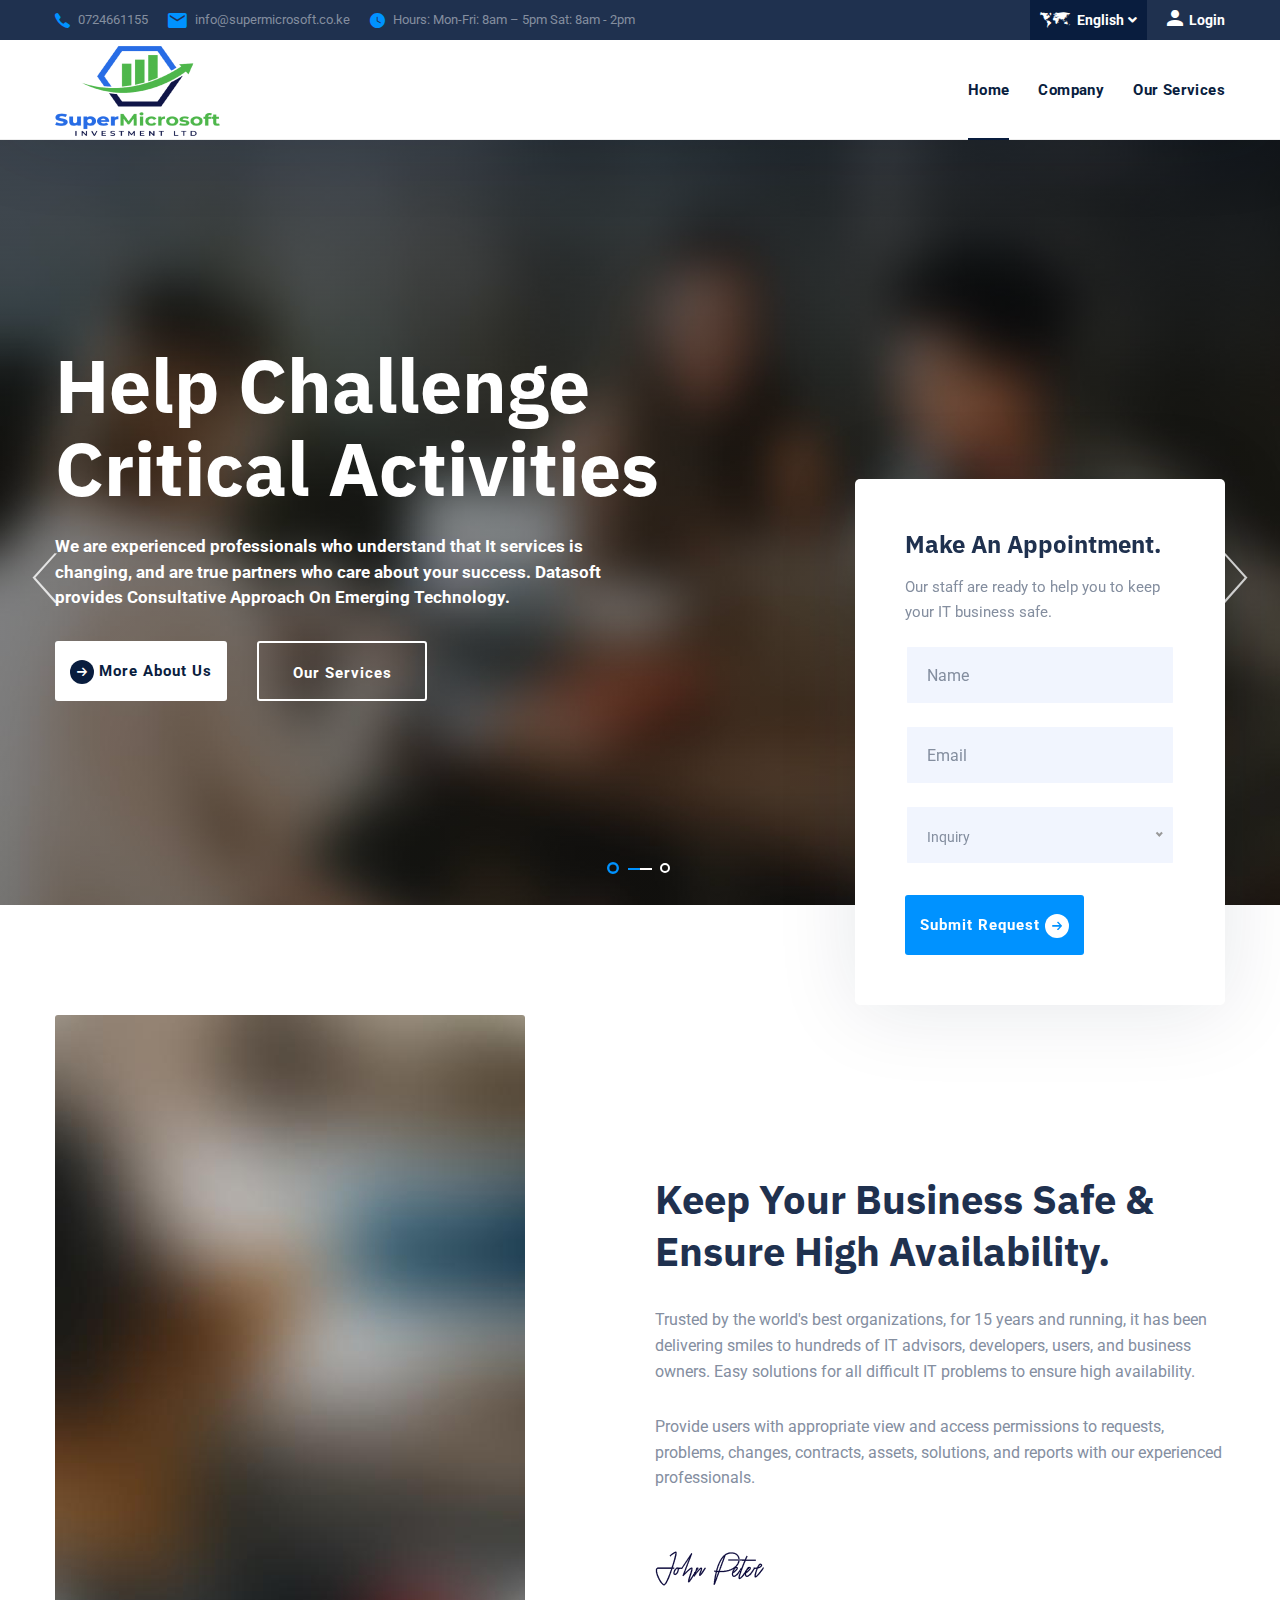
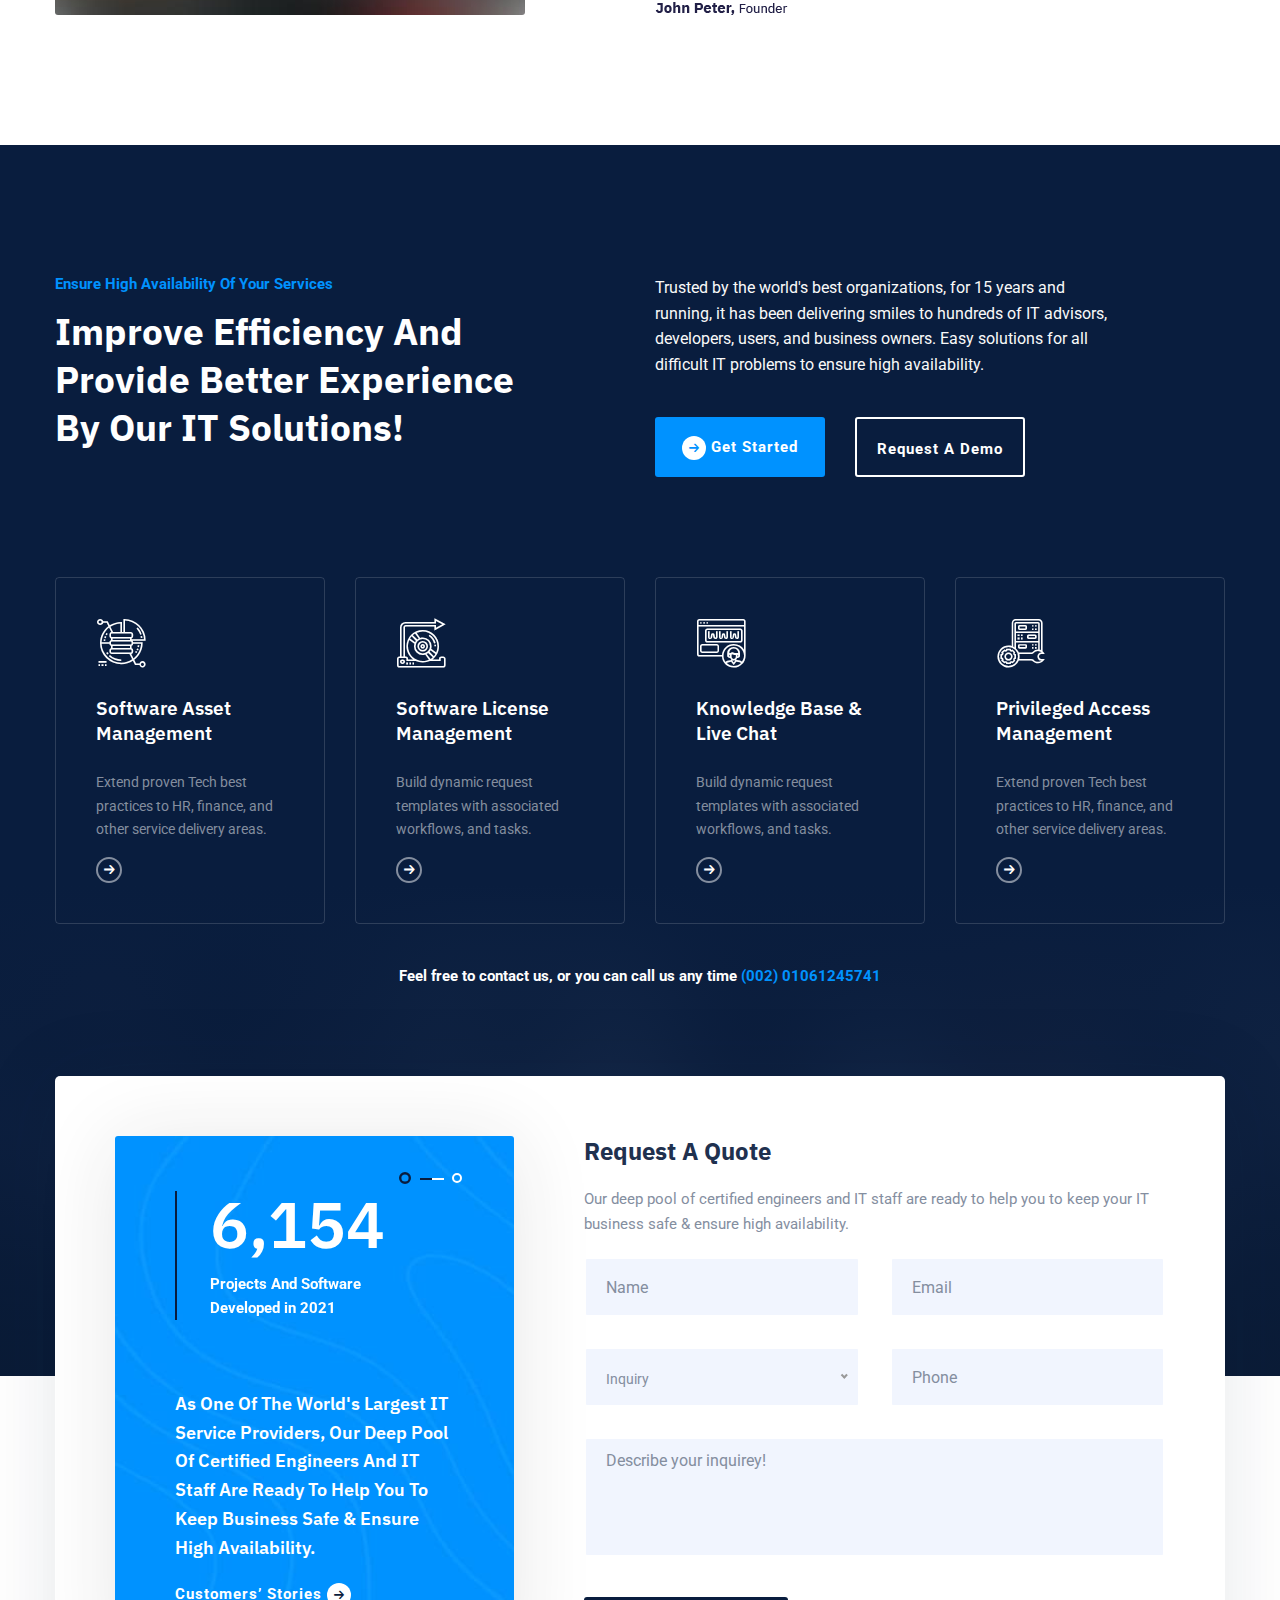
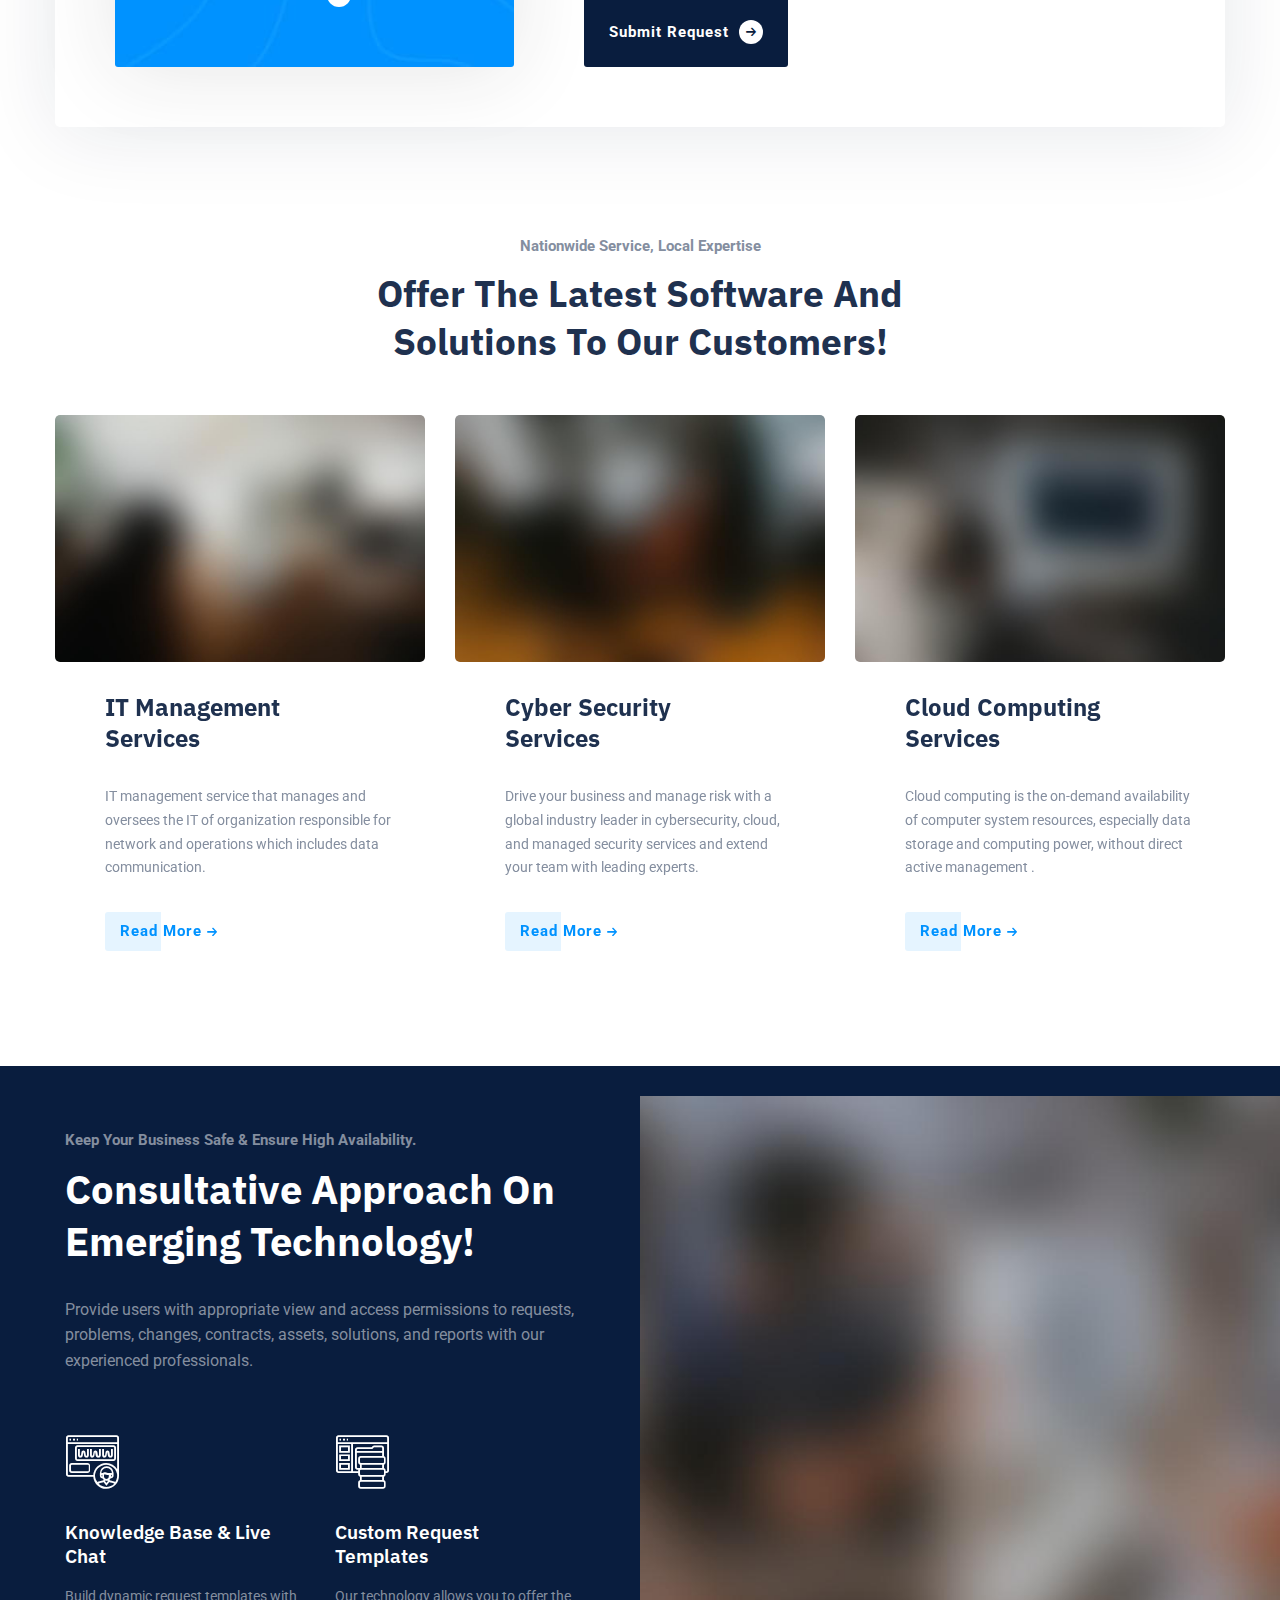
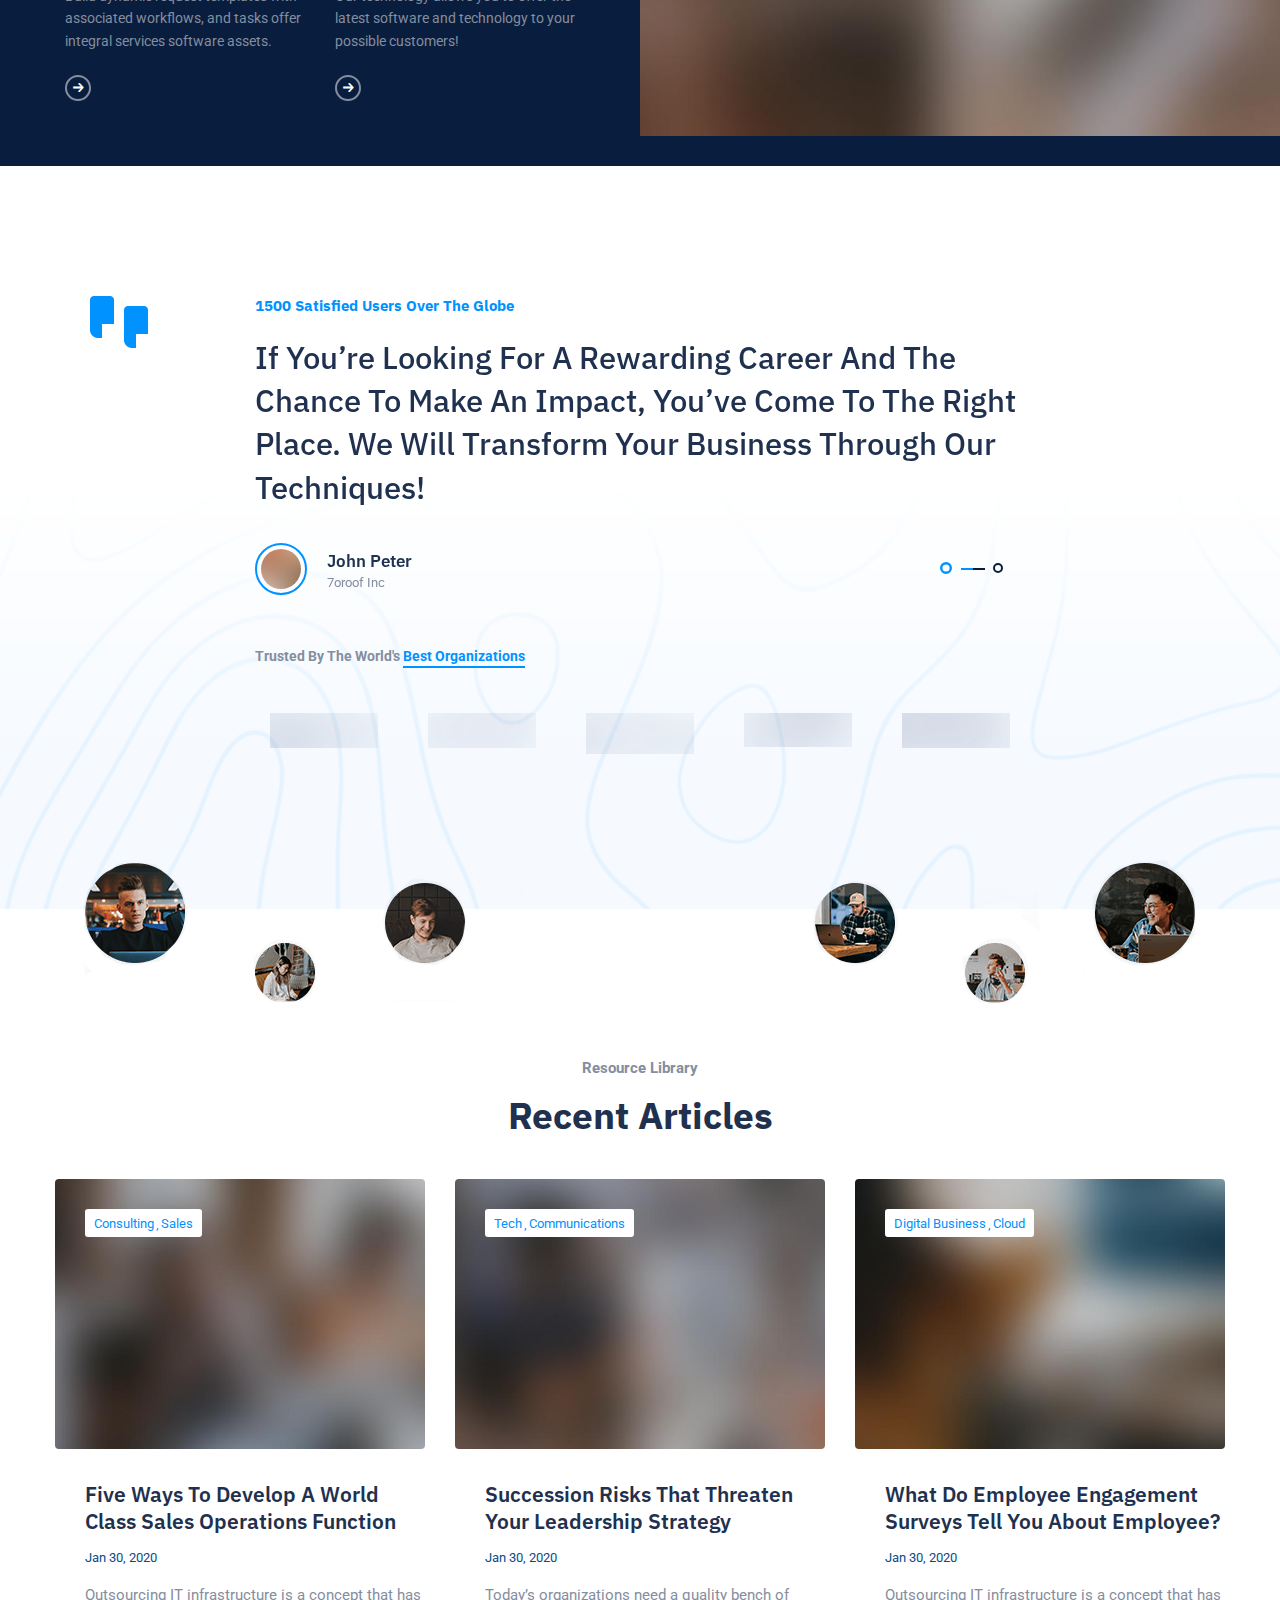
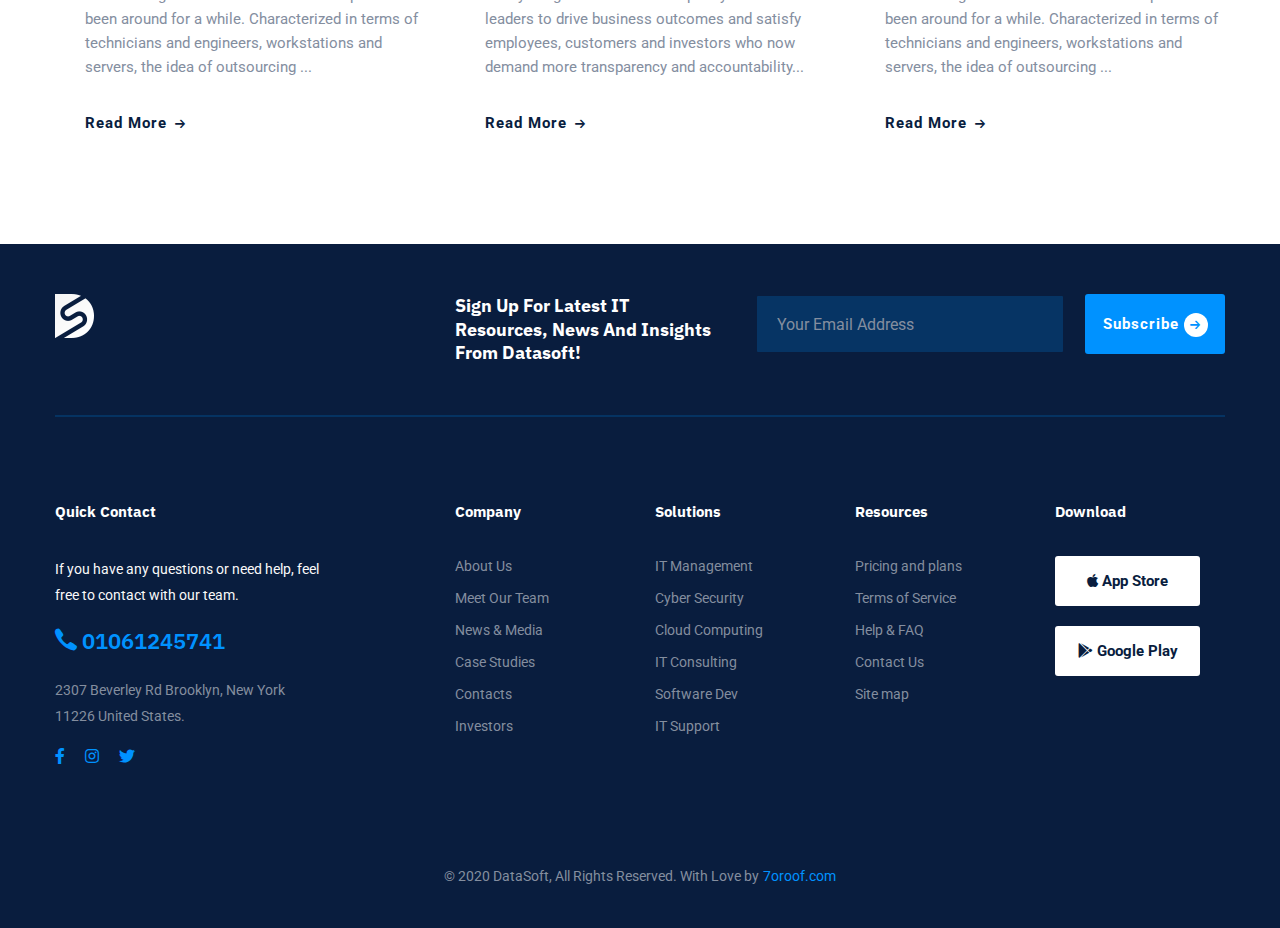
<file: DataSoft/home-classic.html>
<!DOCTYPE html>
<html lang="en">

<head>
  <meta charset="UTF-8" />
  <meta name="viewport" content="width=device-width, initial-scale=1.0" />
  <meta http-equiv="X-UA-Compatible" content="ie=edge" />
  <meta name="description" content="DataSoft  IT Solutions &  Services Template">
  <link href="assets/images/favicon/favicon.png" rel="icon">
  <title>SuperMicrosoft Investments Limited</title>

  <link rel="stylesheet"
    href="https://fonts.googleapis.com/css2?family=IBM+Plex+Sans:wght@400;500;600;700&family=Roboto:wght@400;700&display=swap">
  <link rel="stylesheet" href="https://use.fontawesome.com/releases/v5.1.1/css/all.css">
  <link rel="stylesheet" href="assets/css/libraries.css">
  <link rel="stylesheet" href="assets/css/style.css">
</head>

<body>
  <div class="wrapper">
    <div class="preloader">
      <div class="loading"><span></span><span></span><span></span><span></span></div>
    </div><!-- /.preloader -->

    <!-- =========================
        Header
    =========================== -->
    <header class="header header-light">
      <div class="header__topbar">
        <div class="container">
          <div class="row">
            <div class="col-12">
              <div class="d-flex align-items-center justify-content-between">
                <ul class="contact__list d-flex flex-wrap align-items-center list-unstyled mb-0">
                  <li>
                    <i class="icon-phone"></i><a href="tel:+254724661155">0724661155</a>
                  </li>
                  <li>
                    <i class="icon-mail"></i><a href="mailto:info@supermicrosoft.co.ke">info@supermicrosoft.co.ke</a>
                  </li>
                  <li>
                    <i class="icon-clock"></i><a href="contact-us.html">Hours: Mon-Fri: 8am – 5pm
					Sat: 8am - 2pm 
					</a>
                  </li>
                </ul>
                <ul class="list-unstyled d-flex justify-content-end align-items-center mb-0">
                  <li>
                    <div class="dropdown lang-dropdown">
                      <button class="dropdown-toggle lang-dropdown-toggle" id="langDropdown" data-toggle="dropdown">
                        <i class="icon-map"></i><span>English</span>
                      </button>
                      <div class="dropdown-menu" aria-labelledby="langDropdown">
                        <a class="dropdown-item" href="#">Spain</a>
                        <a class="dropdown-item" href="#">France</a>
                      </div>
                    </div>
                  </li>
                  <li>
                    <ul class="navbar-actions list-unstyled mb-0 d-flex align-items-center">
                      <li>
                        <button class="action__btn action__btn-login open-login-popup">
                          <i class="icon-user"></i><span>Login</span>
                        </button>
                      </li>
                    </ul><!-- /.navbar-actions -->
                  </li>
                </ul>
              </div>
            </div><!-- /.col-12 -->
          </div><!-- /.row -->
        </div><!-- /.container -->
      </div><!-- /.header-top -->
      <nav class="navbar navbar-expand-lg sticky-navbar">
        <div class="container">
          <a class="navbar-brand" href="index.html">
            <img src="assets/images/logo/logo-light2.png" class="logo-light" alt="logo">
            <img src="assets/images/logo/logo-light2.png" class="logo-dark" alt="logo">
          </a>
          <button class="navbar-toggler" type="button">
            <span class="menu-lines"><span></span></span>
          </button>
          <div class="collapse navbar-collapse" id="mainNavigation">
            <ul class="navbar-nav ml-auto">
              <li class="nav__item has-dropdown">
                <a href="#" data-toggle="dropdown" class="dropdown-toggle nav__item-link active">Home</a>
                <ul class="dropdown-menu">
                  <li class="nav__item">
                    <a href="index.html" class="nav__item-link">Home Main</a>
                  </li><!-- /.nav-item -->
                  <li class="nav__item">
                    <a href="home-modern.html" class="nav__item-link">Home Modern</a>
                  </li><!-- /.nav-item -->
                  <li class="nav__item">
                    <a href="home-classic.html" class="nav__item-link">Home Classic</a>
                  </li><!-- /.nav-item -->
                </ul><!-- /.dropdown-menu -->
              </li><!-- /.nav-item -->
              <li class="nav__item has-dropdown">
                <a href="#" data-toggle="dropdown" class="dropdown-toggle nav__item-link">Company</a>
                <ul class="dropdown-menu">
                  <li class="nav__item">
                    <a href="about-us.html" class="nav__item-link">Vision</a>
                  </li><!-- /.nav-item -->
                  <li class="nav__item">
                    <a href="why-us.html" class="nav__item-link">Mission</a>
                  </li><!-- /.nav-item -->
                  <li class="nav__item">
                    <a href="leadership-team.html" class="nav__item-link">Leadership Team</a>
                  </li><!-- /.nav-item -->
                  <li class="nav__item">
                    <a href="awards.html" class="nav__item-link">Award & Recognition</a>
                  </li><!-- /.nav-item -->
                  <li class="nav__item">
                    <a href="pricing.html" class="nav__item-link">Pricing & Plans</a>
                  </li><!-- /.nav-item -->
                  <li class="nav__item">
                    <a href="faqs.html" class="nav__item-link">Help & FAQs</a>
                  </li> <!-- /.nav-item -->
                  <li class="nav__item">
                    <a href="careers.html" class="nav__item-link">Careers</a>
                  </li><!-- /.nav-item -->
                </ul><!-- /.dropdown-menu -->
              </li><!-- /.nav-item -->
              <li class="nav__item has-dropdown">
                <a href="#" data-toggle="dropdown" class="dropdown-toggle nav__item-link">Our Services</a>
                <ul class="dropdown-menu wide-dropdown-menu">
                  <li class="nav__item">
                    <div class="row mx-0">
                      <div class="col-sm-6 dropdown-menu-col">
                        <a href="it-solutions.html" class="nav__item-link dropdown-menu-title">Our Services</a>
                        <ul class="nav flex-column">
                          <li class="nav__item"><a class="nav__item-link" href="it-solutions-single.html">Banking System Solutions
                              </a>
                          </li> <!-- /.nav-item -->
                          <li class="nav__item"><a class="nav__item-link" href="it-solutions-single.html">ERP Solutions
                              </a>
                          </li> <!-- /.nav-item -->
                          <li class="nav__item"><a class="nav__item-link" href="it-solutions-single.html">Point of Sale (POS) System
                              </a>
                          </li> <!-- /.nav-item -->
                          <li class="nav__item"><a class="nav__item-link" href="it-solutions-single.html">Custom Software Development
                              </a>
                          </li> <!-- /.nav-item -->
                          <li class="nav__item"><a class="nav__item-link" href="it-solutions-single.html">ATM Bridge
						  </a>
                          </li> <!-- /.nav-item -->
                          <li class="nav__item"><a class="nav__item-link" href="it-solutions-single.html">IT Support</a>
                          </li>
						  </li> <!-- /.nav-item -->
                          <li class="nav__item"><a class="nav__item-link" href="it-solutions-single.html">Bulk SMS Services</a>
                          </li>
						  </li> <!-- /.nav-item -->
                          <li class="nav__item"><a class="nav__item-link" href="it-solutions-single.html">School Management Services</a>
                          </li>
						  </li> <!-- /.nav-item -->
                          <li class="nav__item"><a class="nav__item-link" href="it-solutions-single.html">Website Development</a>
                          </li>
						  </li> <!-- /.nav-item -->
                          <li class="nav__item"><a class="nav__item-link" href="it-solutions-single.html">Windows and App Development</a>
                          </li>
						  </li> <!-- /.nav-item -->
                          <li class="nav__item"><a class="nav__item-link" href="it-solutions-single.html">Local & Wide Area Networking</a>
                          </li>
						  </li> <!-- /.nav-item -->
                          <li class="nav__item"><a class="nav__item-link" href="it-solutions-single.html">Project Management</a>
                          </li>
                          <!-- /.nav-item -->
                        </ul>
                      <!--</div><!-- /.col-sm-6 -->
                      <div class="col-sm-6 dropdown-menu-col">
                        <a href="industries.html" class="nav__item-link dropdown-menu-title">Industries</a>
                        <ul class="nav flex-column">
                          <li class="nav__item"><a class="nav__item-link"
                              href="industries-single-industry.html">Education,
                              Non-Profit</a></li> <!-- /.nav-item -->
                          <li class="nav__item"><a class="nav__item-link"
                              href="industries-single-industry.html">Accounting,
                              Finance</a></li> <!-- /.nav-item -->
                          <<li class="nav__item"><a class="nav__item-link"
                              href="industries-single-industry.html">Government &
                              Public</a></li> <!-- /.nav-item -->
                          <li class="nav__item"><a class="nav__item-link" href="industries-single-industry.html">Energy
                              &
                              Utilities</a></li> <!-- /.nav-item -->
                          <li class="nav__item"><a class="nav__item-link" href="industries-single-industry.html">Legal,
                              Law
                              Firms</a></li> <!-- /.nav-item -->
                          <li class="nav__item"><a class="nav__item-link"
                              href="industries-single-industry.html">Manufacturing</a>
                          </li>
                          <!-- /.nav-item -->
                        <!--</ul>
                      </div><!-- /.col-sm-6 -->
                    <!--</div><!-- /.row -->
                  <!--</li><!-- /.nav-item -->
                <!--</ul><!-- /.dropdown-menu -->
             <!--</li><!-- /.nav-item -->
              <!--<li class="nav__item has-dropdown">
                <a href="#" data-toggle="dropdown" class="dropdown-toggle nav__item-link">Case Studies</a>
                <ul class="dropdown-menu">
                  <li class="nav__item">
                    <a href="case-studies-grid.html" class="nav__item-link">Case Studies Grid</a>
                  </li><!-- /.nav-item -->
                  <!--<li class="nav__item">
                    <a href="case-studies-modern.html" class="nav__item-link">Case Studies Modern</a>
                  </li><!-- /.nav-item -->
                 <!--<li class="nav__item">
                    <a href="case-studies-classic.html" class="nav__item-link">Case Studies Classic</a>
                  </li><!-- /.nav-item -->
                  <!--<li class="nav__item">
                    <a href="case-studies-single.html" class="nav__item-link">Single Case Study</a>
                  </li><!-- /.nav-item -->
                <!--</ul><!-- /.dropdown-menu -->
              <!--</li><!-- /.nav-item -->
             <!--<li class="nav__item has-dropdown">
                <a href="#" data-toggle="dropdown" class="dropdown-toggle nav__item-link">Blog</a>
                <ul class="dropdown-menu">
                  <li class="nav__item">
                    <a href="blog.html" class="nav__item-link">Our Blog</a>
                  </li><!-- /.nav-item -->
                  <!--<li class="nav__item">
                    <a href="blog-single-post.html" class="nav__item-link">Single Blog Post</a>
                  </li><!-- /.nav-item -->
                <!--</ul><!-- /.dropdown-menu -->
              <!--</li><!-- /.nav-item -->
              <!--<li class="nav__item has-dropdown">
                <a href="#" data-toggle="dropdown" class="dropdown-toggle nav__item-link">Features</a>
                <ul class="dropdown-menu">
                  <li class="nav__item">
                    <a href="coming-soon.html" class="nav__item-link">Coming Soon</a>
                  </li><!-- /.nav-item -->
                  <!--<li class="nav__item">
                    <a href="404.html" class="nav__item-link">404 Page</a>
                  </li><!-- /.nav-item -->
                  <!--<li class="nav__item">
                    <a href="#" class="nav__item-link  open-register-popup">Register</a>
                  </li><!-- /.nav-item -->
                  <!--<li class="nav__item">
                    <a href="#" class="nav__item-link  open-login-popup">Login</a>
                  </li><!-- /.nav-item -->
                <!--</ul><!-- /.dropdown-menu -->
              <!--</li><!-- /.nav-item -->
			  <li class="nav__item">
                <a href="payment.html" class="nav__item-link">Payments</a>
              </li><!-- /.nav-item -->
              <li class="nav__item">
                <a href="contact-us.html" class="nav__item-link">Contacts</a>
              </li><!-- /.nav-item -->
            </ul><!-- /.navbar-nav -->
            <button class="close-mobile-menu d-block d-lg-none"><i class="fas fa-times"></i></button>
          </div><!-- /.navbar-collapse -->
          <div class="d-flex align-items-center">
            <a href="#" class="action__btn action__btn-search ml-30"><i class="icon-search"></i></a>
          </div>
        </div><!-- /.container -->
      </nav><!-- /.navabr -->
    </header><!-- /.Header -->

    <!-- ============================
        Slider
    ============================== -->
    <section class="slider">
      <div class="slick-carousel carousel-arrows-light carousel-dots-light m-slides-0"
        data-slick='{"slidesToShow": 1, "arrows": true, "dots": true, "speed": 700,"fade": true,"cssEase": "linear"}'>
        <div class="slide-item align-v-h bg-overlay bg-overlay-gradient">
          <div class="bg-img"><img src="assets/images/sliders/6.jpg" alt="slide img"></div>
          <div class="container">
            <div class="row align-items-center">
              <div class="col-sm-12 col-md-12 col-lg-12 col-xl-7">
                <div class="slide__content">
                  <h2 class="slide__title">Help Challenge Critical Activities</h2>
                  <p class="slide__desc">We are experienced professionals who understand that It services is changing,
                    and are true partners who care about your success. Datasoft provides Consultative Approach On
                    Emerging Technology.</p>
                  <div class="d-flex flex-wrap align-items-center">
                    <a href="about-us.html" class="btn btn__white mr-30">
                      <i class="icon-arrow-right"></i>
                      <span>More About Us</span>
                    </a>
                    <a href="it-solutions.html" class="btn btn__white btn__outlined">Our Services</a>
                  </div>
                </div><!-- /.slide-content -->
              </div><!-- /.col-xl-7 -->
            </div><!-- /.row -->
          </div><!-- /.container -->
        </div><!-- /.slide-item -->
        <div class="slide-item align-v-h bg-overlay bg-overlay-gradient">
          <div class="bg-img"><img src="assets/images/sliders/5.jpg" alt="slide img"></div>
          <div class="container">
            <div class="row align-items-center">
              <div class="col-sm-12 col-md-12 col-lg-12 col-xl-7">
                <div class="slide__content">
                  <h2 class="slide__title">Award Ainning Digital Products!</h2>
                  <p class="slide__desc">We are experienced professionals who understand that It services is changing,
                    and are true partners who care about your success. Datasoft provides Consultative Approach On
                    Emerging Technology.</p>
                  <div class="d-flex flex-wrap align-items-center">
                    <a href="about-us.html" class="btn btn__white mr-30">
                      <i class="icon-arrow-right"></i>
                      <span>More About Us</span>
                    </a>
                    <a href="it-solutions.html" class="btn btn__white btn__outlined">Our Services</a>
                  </div>
                </div><!-- /.slide-content -->
              </div><!-- /.col-xl-7 -->
            </div><!-- /.row -->
          </div><!-- /.container -->
        </div><!-- /.slide-item -->
      </div><!-- /.carousel -->
      <div class="container contact-panel-wrapper d-none d-xl-flex justify-content-end">
        <div class="contact-panel">
          <form class="contact-panel__form" method="post" action="assets/php/contact.php" id="contactForm">
            <h4 class="contact-panel__title">Make an Appointment. </h4>
            <p class="contact-panel__desc mb-20">Our staff are ready to help you to keep your IT business safe.</p>
            <div class="form-group">
              <input type="text" class="form-control" placeholder="Name" id="contact-name" name="contact-name" required>
            </div>
            <div class="form-group">
              <input type="email" class="form-control" placeholder="Email" id="contact-email" name="contact-email"
                required>
            </div>
            <div class="form-group">
              <select class="form-control">
                <option value="1">Inquiry</option>
                <option value="2">case study</option>
              </select>
            </div>
            <button type="submit" class="btn btn__primary">
              <span>Submit Request</span> <i class="icon-arrow-right"></i>
            </button>
            <div class="contact-result"></div>
          </form><!-- /.contact-panel__form -->
        </div><!-- /.contact-panel -->
      </div><!-- /.contact-panel-wrapper -->
    </section><!-- /.slider -->

    <!-- ========================
      About Layout 1
    =========================== -->
    <section class="about-layout1 pb-130">
      <div class="container">
        <div class="row align-items-end">
          <div class="col-sm-12 col-md-12 col-lg-6 col-xl-5">
            <div class="about__img">
              <img src="assets/images/about/2.jpg" alt="about">
            </div><!-- /.about-img -->
          </div><!-- /.col-xl-5 -->
          <div class="col-sm-12 col-md-12 col-lg-6 col-xl-6 offset-xl-1">
            <div class="heading-layout2">
              <h3 class="heading__title mb-30">Keep Your Business Safe & Ensure High Availability.</h3>
            </div><!-- /heading -->
            <div class="about__Text">
              <p class="mb-30">Trusted by the world's best organizations, for 15 years and running, it has been
                delivering smiles to
                hundreds of IT advisors, developers, users, and business owners. Easy solutions for all difficult IT
                problems to ensure high availability. </p>
              <p class="mb-30">Provide users with appropriate view and access permissions to requests, problems,
                changes, contracts,
                assets, solutions, and reports with our experienced professionals. </p>
            </div>
            <img src="assets/images/about/singnture.png" alt="singnture" class="mt-30">
          </div><!-- /.col-xl-7 -->
        </div><!-- /.row -->
      </div><!-- /.container -->
    </section><!-- /.About Layout 1 -->

    <!-- ======================
    Features Layout 2
    ========================= -->
    <section class="features-layout2 bg-overlay bg-overlay-secondary-gradient pt-130">
      <div class="bg-img"><img src="assets/images/banners/4.jpg" alt="background"></div>
      <div class="container">
        <div class="row mb-40">
          <div class="col-sm-12 col-md-12 col-lg-5">
            <h2 class="heading__subtitle color-primary">Ensure High Availability of Your Services</h2>
            <h3 class="heading__title color-white">Improve Efficiency And Provide Better Experience By Our IT
              Solutions!
            </h3>
          </div><!-- /col-lg-5 -->
          <div class="col-sm-12 col-md-12 col-lg-5 offset-lg-1">
            <p class="heading__desc color-gray">Trusted by the world's best organizations, for 15 years and running,
              it has been delivering smiles to hundreds of IT advisors, developers, users, and business owners. Easy
              solutions for
              all difficult IT problems to ensure high availability.
            </p>
            <div class="d-flex flex-wrap mt-40 mb-30">
              <a href="#" class="btn btn__primary btn__primary-style2 mr-30">
                <i class="icon-arrow-right"></i>
                <span>Get Started</span>
              </a>
              <a href="#" class="btn btn__white btn__outlined">Request A Demo</a>
            </div>
          </div><!-- /.col-lg-6 -->
        </div><!-- /.row -->
        <div class="row">
          <!-- Feature item #1 -->
          <div class="col-sm-6 col-md-6 col-lg-3">
            <div class="feature-item">
              <div class="feature__icon">
                <i class="icon-statistic"></i>
              </div>
              <h4 class="feature__title">Software Asset Management</h4>
              <p class="feature__desc">Extend proven Tech best practices to HR, finance, and other service delivery
                areas.</p>
              <a href="#" class="btn__link">
                <i class="icon-arrow-right icon-outlined"></i>
                <span>Read More</span>
              </a>
            </div><!-- /.feature-item -->
          </div><!-- /.col-lg-3 -->
          <!-- Feature item #2 -->
          <div class="col-sm-6 col-md-6 col-lg-3">
            <div class="feature-item">
              <div class="feature__icon">
                <i class="icon-software"></i>
              </div>
              <h4 class="feature__title">Software License Management</h4>
              <p class="feature__desc">Build dynamic request templates with associated workflows, and tasks.</p>
              <a href="#" class="btn__link">
                <i class="icon-arrow-right icon-outlined"></i>
                <span>Read More</span>
              </a>
            </div><!-- /.feature-item -->
          </div><!-- /.col-lg-3 -->
          <!-- Feature item #3 -->
          <div class="col-sm-6 col-md-6 col-lg-3">
            <div class="feature-item">
              <div class="feature__icon">
                <i class="icon-website"></i>
              </div>
              <h4 class="feature__title">Knowledge Base & Live Chat</h4>
              <p class="feature__desc">Build dynamic request templates with associated workflows, and tasks.</p>
              <a href="#" class="btn__link">
                <i class="icon-arrow-right icon-outlined"></i>
                <span>Read More</span>
              </a>
            </div><!-- /.feature-item -->
          </div><!-- /.col-lg-3 -->
          <!-- Feature item #4 -->
          <div class="col-sm-6 col-md-6 col-lg-3">
            <div class="feature-item">
              <div class="feature__icon">
                <i class="icon-management"></i>
              </div>
              <h4 class="feature__title">Privileged Access Management</h4>
              <p class="feature__desc">Extend proven Tech best practices to HR, finance, and other service delivery
                areas.</p>
              <a href="#" class="btn__link">
                <i class="icon-arrow-right icon-outlined"></i>
                <span>Read More</span>
              </a>
            </div><!-- /.feature-item -->
          </div><!-- /.col-lg-3 -->
        </div><!-- /.row -->
        <div class="row">
          <div class="col-12 text-center mt-40">
            <p class="font-weight-bold color-white mb-0">Feel free to contact us, or you can call us any time
              <a href="tel:(002) 01061245741" class="color-white-hover">(002) 01061245741</a>
            </p>
          </div>
        </div>
      </div><!-- /.container -->
    </section><!-- /.Features Layout 2 -->

    <!-- ==========================
        contact layout 2
    =========================== -->
    <section class="contact-layout2 py-0">
      <div class="container">
        <div class="row">
          <div class="col-12">
            <div class="contact-panel d-flex flex-wrap">
              <div class="stats-banner contact-panel__info d-flex flex-column justify-content-between">
                <div class="bg-img"><img src="assets/images/backgrounds/1.jpg" alt="banner"></div>
                <div class="slick-carousel carousel-dots-light counters-light mb-40"
                  data-slick='{"slidesToShow": 1, "arrows": false, "dots": true, "speed": 700}'>
                  <div class="counter-item">
                    <h4 class="counter color-white">6,154</h4>
                    <p class="counter__desc">Projects And Software Developed in 2021</p>
                  </div><!-- /.counter-item -->
                  <div class="counter-item">
                    <h4 class="counter color-white">6,154</h4>
                    <p class="counter__desc">Projects And Software Developed in 2021</p>
                  </div><!-- /.counter-item -->
                </div><!-- /.slick-carousel -->
                <div>
                  <h4 class="stats-banner__ttile mb-20">As one of the world's largest IT Service Providers, our
                    deep pool of certified engineers and IT staff are ready to help you to keep business safe & ensure
                    high availability.
                  </h4>
                  <a href="industries.html" class="btn btn__white btn__link">
                    <span>Customers’ Stories</span> <i class="icon-arrow-right icon-outlined"></i>
                  </a>
                </div>
              </div><!-- /.stats-banner-->
              <form class="contact-panel__form" method="post" action="assets/php/contact.php" id="contactForm">
                <div class="row">
                  <div class="col-sm-12">
                    <h4 class="contact-panel__title">Request A Quote</h4>
                    <p class="contact-panel__desc mb-20">Our deep pool of certified engineers and IT staff are ready to
                      help you to keep your IT business safe & ensure high availability.</p>
                  </div>
                  <div class="col-sm-6 col-md-6 col-lg-6">
                    <div class="form-group">
                      <input type="text" class="form-control" placeholder="Name" id="contact-name" name="contact-name"
                        required>
                    </div>
                  </div><!-- /.col-lg-6 -->
                  <div class="col-sm-6 col-md-6 col-lg-6">
                    <div class="form-group">
                      <input type="email" class="form-control" placeholder="Email" id="contact-email"
                        name="contact-email" required>
                    </div>
                  </div><!-- /.col-lg-6 -->
                  <div class="col-sm-6 col-md-6 col-lg-6">
                    <div class="form-group">
                      <select class="form-control">
                        <option value="1">Inquiry</option>
                        <option value="2">case study</option>
                      </select>
                    </div>
                  </div><!-- /.col-lg-6 -->
                  <div class="col-sm-6 col-md-6 col-lg-6">
                    <div class="form-group">
                      <input type="text" class="form-control" placeholder="Phone" id="contact-Phone"
                        name="contact-phone" required>
                    </div>
                  </div><!-- /.col-lg-6 -->
                  <div class="col-12">
                    <div class="form-group">
                      <textarea class="form-control" placeholder="Describe your inquirey!" id="contact-message"
                        name="contact-message"></textarea>
                    </div>
                    <button type="submit" class="btn btn__secondary btn__icon btn__xhight mt-10">
                      <span>Submit Request</span> <i class="icon-arrow-right"></i>
                    </button>
                    <div class="contact-result"></div>
                  </div><!-- /.col-lg-12 -->
                </div><!-- /.row -->
              </form><!-- /.contact-panel__form -->
            </div>
          </div><!-- /.col-lg-6 -->
        </div><!-- /.row -->
      </div><!-- /.container -->
    </section><!-- /.contact layout 2 -->

    <!-- ========================
        Services Layout 2
    =========================== -->
    <section class="services-layout2 services-carousel pb-100">
      <div class="container">
        <div class="row">
          <div class="col-sm-12 col-md-12 col-lg-6 offset-lg-3">
            <div class="heading text-center mb-50">
              <h2 class="heading__subtitle">Nationwide Service, Local Expertise</h2>
              <h3 class="heading__title">Offer The Latest Software And Solutions To Our customers! </h3>
            </div><!-- /.heading -->
          </div><!-- /.col-lg-6 -->
        </div><!-- /.row -->
        <div class="row">
          <div class="col-12">
            <div class="slick-carousel"
              data-slick='{"slidesToShow": 3, "slidesToScroll": 3, "arrows": false, "dots": false, "responsive": [ {"breakpoint": 992, "settings": {"slidesToShow": 2}}, {"breakpoint": 767, "settings": {"slidesToShow": 2}}, {"breakpoint": 480, "settings": {"slidesToShow": 1}}]}'>
              <!-- service item #1 -->
              <div class="service-item">
                <div class="service__img">
                  <img src="assets/images/services/1.jpg" alt="service" loading="lazy">
                </div><!-- /.service__img -->
                <div class="service__content">
                  <h4 class="service__title">IT Management <br> Services</h4>
                  <p class="service__desc">IT management service that manages and oversees the IT of organization
                    responsible for network and operations which includes data communication.
                  </p>
                  <a href="it-solutions-single.html" class="btn btn__primary">
                    <span>Read More</span>
                    <i class="icon-arrow-right"></i>
                  </a>
                </div><!-- /.service-content -->
              </div><!-- /.service-item -->
              <!-- service item #2 -->
              <div class="service-item">
                <div class="service__img">
                  <img src="assets/images/services/2.jpg" alt="service" loading="lazy">
                </div><!-- /.service__img -->
                <div class="service__content">
                  <h4 class="service__title">Cyber Security<br> Services</h4>
                  <p class="service__desc">Drive your business and manage risk with a global industry leader in
                    cybersecurity, cloud, and managed security services and extend your team with leading experts.</p>
                  <a href="it-solutions-single.html" class="btn btn__primary">
                    <span>Read More</span>
                    <i class="icon-arrow-right"></i>
                  </a>
                </div><!-- /.service-content -->
              </div><!-- /.service-item -->
              <!-- service item #3 -->
              <div class="service-item">
                <div class="service__img">
                  <img src="assets/images/services/3.jpg" alt="service" loading="lazy">
                </div><!-- /.service__img -->
                <div class="service__content">
                  <h4 class="service__title">Cloud Computing<br> Services</h4>
                  <p class="service__desc">Cloud computing is the on-demand availability of computer system
                    resources, especially data storage and computing power, without direct active management .
                  </p>
                  <a href="it-solutions-single.html" class="btn btn__primary">
                    <span>Read More</span>
                    <i class="icon-arrow-right"></i>
                  </a>
                </div><!-- /.service-content -->
              </div><!-- /.service-item -->
              <!-- service item #4 -->
              <div class="service-item">
                <div class="service__img">
                  <img src="assets/images/services/4.jpg" alt="service" loading="lazy">
                </div><!-- /.service__img -->
                <div class="service__content">
                  <h4 class="service__title">IT Consulting <br> Services</h4>
                  <p class="service__desc">Trying to solve all your IT challenges internally can become costly and a
                    major distraction, Leveraging knowledgeable IT consulting firms like ushelps your business.</p>
                  <a href="it-solutions-single.html" class="btn btn__primary">
                    <span>Read More</span>
                    <i class="icon-arrow-right"></i>
                  </a>
                </div><!-- /.service-content -->
              </div><!-- /.service-item -->
              <!-- service item #5 -->
              <div class="service-item">
                <div class="service__img">
                  <img src="assets/images/services/5.jpg" alt="service" loading="lazy">
                </div><!-- /.service__img -->
                <div class="service__content">
                  <h4 class="service__title">Software Dev<br> Services</h4>
                  <p class="service__desc">With shorter product cycles, rapid innovation, and mergers contributing to
                    constant change, you are faced with making business decisions every day to advance your mission.
                  </p>
                  <a href="it-solutions-single.html" class="btn btn__primary">
                    <span>Read More</span>
                    <i class="icon-arrow-right"></i>
                  </a>
                </div><!-- /.service-content -->
              </div><!-- /.service-item -->
            </div><!-- /.carousel -->
          </div><!-- /.col-12 -->
        </div><!-- /.row -->
      </div><!-- /.container -->
    </section><!-- /.Services Layout 2 -->

    <!-- =========================
       Banner layout 2
      =========================== -->
    <section class="banner-layout2 py-0 bg-secondary">
      <div class="container-fluid px-0">
        <div class="row row-no-gutter align-items-center">
          <div class="col-sm-12 col-md-12 col-lg-6">
            <div class="banner-text inner-padding">
              <div class="heading-layout2 mb-60">
                <h2 class="heading__subtitle">Keep Your Business Safe & Ensure High Availability.</h2>
                <h3 class="heading__title color-white mb-30">Consultative Approach On Emerging Technology!</h3>
                <p class="heading__desc">Provide users with appropriate view and access permissions to requests,
                  problems, changes, contracts, assets, solutions, and reports with our experienced professionals.
                </p>
              </div><!-- /.heading -->
              <div class="row fancybox-light">
                <div class="col-sm-6">
                  <!-- fancybox item #1 -->
                  <div class="fancybox-item">
                    <div class="fancybox__icon">
                      <i class="icon-website"></i>
                    </div><!-- /.fancybox__icon -->
                    <div class="fancybox__content">
                      <h4 class="fancybox__title">Knowledge Base & Live Chat</h4>
                      <p class="fancybox__desc">Build dynamic request templates with associated workflows, and tasks
                        offer integral services software assets.</p>
                      <a href="#"><i class="icon-arrow-right icon-outlined"></i></a>
                    </div><!-- /.fancybox-content -->
                  </div><!-- /.fancybox-item -->
                </div><!-- /.col-lg-3 -->
                <div class="col-sm-6">
                  <!-- fancybox item #2 -->
                  <div class="fancybox-item">
                    <div class="fancybox__icon">
                      <i class="icon-Primary"></i>
                    </div><!-- /.fancybox__icon -->
                    <div class="fancybox__content">
                      <h4 class="fancybox__title">Custom Request Templates</h4>
                      <p class="fancybox__desc">Our technology allows you to offer the latest software and technology to
                        your possible customers!
                      </p>
                      <a href="#"><i class="icon-arrow-right icon-outlined"></i></a>
                    </div><!-- /.fancybox-content -->
                  </div><!-- /.fancybox-item -->
                </div><!-- /.col-lg-3 -->
              </div><!-- /.row -->
            </div>
          </div><!-- /.col-xl-6 -->
          <div class="col-sm-12 col-md-12 col-lg-6">
            <div class="banner-img">
              <img src="assets/images/banners/3.jpg" alt="banner" class="w-100">
            </div>
          </div><!-- /.col-xl-6 -->
        </div><!-- /.row -->
      </div><!-- /.container -->
    </section><!-- /.Banner layout 2 -->

    <!-- ========================= 
        Testimonials layout 1
        =========================  -->
    <section class="testimonials testimonials-layout1 testimonials-has-bottom-img pt-130">
      <div class="bg-img"><img src="assets/images/backgrounds/4.png" alt="backgrounds"></div>
      <img src="assets/images/testimonials/testimonials-group.png" alt="testimonials" class="testimonials-bottom-img">
      <div class="container">
        <div class="row">
          <div class="col-12">
            <div class="testimonials-wrapper">
              <div class="heading">
                <h3 class="heading__title color-primary">1500 Satisfied Users Over The Globe</h3>
              </div><!-- /.heading -->
              <div class="slick-carousel" data-slick='{"slidesToShow": 1, "arrows": false, "dots": true, "speed": 700}'>
                <!-- Testimonial #1 -->
                <div class="testimonial-item">
                  <h3 class="testimonial__title">If you’re looking for a rewarding career and the chance to make an
                    impact, you’ve come to the right place. We will transform your business through our techniques!
                  </h3>
                  <div class="testimonial__meta d-flex align-items-center">
                    <div class="testimonial__thmb mr-20">
                      <img src="assets/images/testimonials/thumbs/1.png" alt="author thumb">
                    </div><!-- /.testimonial-thumb -->
                    <div>
                      <h4 class="testimonial__meta-title">John Peter</h4>
                      <p class="testimonial__meta-desc">7oroof Inc</p>
                    </div>
                  </div><!-- /.testimonial-meta -->
                </div><!-- /. testimonial-item -->
                <!-- Testimonial #2 -->
                <div class="testimonial-item">
                  <h3 class="testimonial__title">My project was a simple & small task, but the persistence and
                    determination turned it into an awesome and great project which make me happy.
                  </h3>
                  <div class="testimonial__meta d-flex align-items-center">
                    <div class="testimonial__thmb mr-20">
                      <img src="assets/images/testimonials/thumbs/2.png" alt="author thumb">
                    </div><!-- /.testimonial-thumb -->
                    <div>
                      <h4 class="testimonial__meta-title">Ahmed Abdallah</h4>
                      <p class="testimonial__meta-desc">Web Inc</p>
                    </div>
                  </div><!-- /.testimonial-meta -->
                </div><!-- /. testimonial-item -->
              </div>
              <p class="text__link mt-50 mb-30">Trusted By The World's <a href="#">Best Organizations</a></p>
              <div class="slick-carousel"
                data-slick='{"slidesToShow": 5, "arrows": false, "dots": false, "autoplay": true,"autoplaySpeed": 2000, "infinite": true, "responsive": [ {"breakpoint": 992, "settings": {"slidesToShow": 4}}, {"breakpoint": 767, "settings": {"slidesToShow": 3}}, {"breakpoint": 480, "settings": {"slidesToShow": 2}}]}'>
                <div class="client">
                  <img src="assets/images/clients/1.png" alt="client">
                  <img src="assets/images/clients/1.png" alt="client">
                </div><!-- /.client -->
                <div class="client">
                  <img src="assets/images/clients/2.png" alt="client">
                  <img src="assets/images/clients/2.png" alt="client">
                </div><!-- /.client -->
                <div class="client">
                  <img src="assets/images/clients/3.png" alt="client">
                  <img src="assets/images/clients/3.png" alt="client">
                </div><!-- /.client -->
                <div class="client">
                  <img src="assets/images/clients/4.png" alt="client">
                  <img src="assets/images/clients/4.png" alt="client">
                </div><!-- /.client -->
                <div class="client">
                  <img src="assets/images/clients/5.png" alt="client">
                  <img src="assets/images/clients/5.png" alt="client">
                </div><!-- /.client -->
                <div class="client">
                  <img src="assets/images/clients/6.png" alt="client">
                  <img src="assets/images/clients/6.png" alt="client">
                </div><!-- /.client -->
                <div class="client">
                  <img src="assets/images/clients/7.png" alt="client">
                  <img src="assets/images/clients/7.png" alt="client">
                </div><!-- /.client -->
              </div><!-- /.carousel -->
            </div>
          </div><!-- /.col-lg-12 -->
        </div><!-- /.row -->
      </div><!-- /.container -->
    </section><!-- /.testimonials 1 -->

    <!-- ======================
        Blog Grid
      ========================= -->
    <section class="blog-grid pt-50 pb-50">
      <div class="container">
        <div class="row">
          <div class="col-sm-12 col-md-12 col-lg-6 offset-lg-3">
            <div class="heading text-center mb-40">
              <h2 class="heading__subtitle">Resource Library</h2>
              <h3 class="heading__title">Recent Articles</h3>
            </div><!-- /.heading -->
          </div><!-- /.col-lg-6 -->
        </div><!-- /.row -->
        <div class="row">
          <!-- Blog Item #1 -->
          <div class="col-sm-12 col-md-6 col-lg-4">
            <div class="post-item">
              <div class="post__img">
                <a href="blog-single-post.html">
                  <img src="assets/images/blog/grid/1.jpg" alt="blog image">
                </a>
              </div><!-- /.blog-img -->
              <div class="post__body">
                <div class="post__meta-cat">
                  <a href="#">Consulting</a><a href="#">Sales</a>
                </div><!-- /.blog-meta-cat -->
                <h4 class="post__title"><a href="#">Five Ways to Develop a World Class Sales Operations
                    Function</a>
                </h4>
                <div class="post__meta">
                  <span class="post__meta-date">Jan 30, 2020</span>
                </div>
                <p class="post__desc">Outsourcing IT infrastructure is a concept that has been around for a while.
                  Characterized in terms of technicians and engineers, workstations and servers, the idea of outsourcing
                  ...
                </p>
                <a href="blog-single-post.html" class="btn btn__secondary btn__link">
                  <span>Read More</span>
                  <i class="icon-arrow-right"></i>
                </a>
              </div><!-- /.blog-content -->
            </div><!-- /.post-item -->
          </div><!-- /.col-lg-4 -->
          <!-- Blog Item #2 -->
          <div class="col-sm-12 col-md-6 col-lg-4">
            <div class="post-item">
              <div class="post__img">
                <a href="blog-single-post.html">
                  <img src="assets/images/blog/grid/2.jpg" alt="blog image">
                </a>
              </div><!-- /.blog-img -->
              <div class="post__body">
                <div class="post__meta-cat">
                  <a href="#">Tech</a><a href="#">Communications</a>
                </div><!-- /.blog-meta-cat -->
                <h4 class="post__title"><a href="#">Succession Risks That Threaten Your Leadership Strategy</a>
                </h4>
                <div class="post__meta">
                  <span class="post__meta-date">Jan 30, 2020</span>
                </div>
                <p class="post__desc">Today’s organizations need a quality bench of leaders to drive business
                  outcomes and satisfy employees, customers and investors who now demand more transparency and
                  accountability...
                </p>
                <a href="blog-single-post.html" class="btn btn__secondary btn__link">
                  <span>Read More</span>
                  <i class="icon-arrow-right"></i>
                </a>
              </div><!-- /.blog-content -->
            </div><!-- /.post-item -->
          </div><!-- /.col-lg-4 -->
          <!-- Blog Item #3 -->
          <div class="col-sm-12 col-md-6 col-lg-4">
            <div class="post-item">
              <div class="post__img">
                <a href="blog-single-post.html">
                  <img src="assets/images/blog/grid/3.jpg" alt="blog image">
                </a>
              </div><!-- /.blog-img -->
              <div class="post__body">
                <div class="post__meta-cat">
                  <a href="#">Digital Business</a><a href="#">Cloud</a>
                </div><!-- /.blog-meta-cat -->
                <h4 class="post__title"><a href="#">What Do Employee Engagement Surveys Tell You About
                    Employee?</a>
                </h4>
                <div class="post__meta">
                  <span class="post__meta-date">Jan 30, 2020</span>
                </div>
                <p class="post__desc">Outsourcing IT infrastructure is a concept that has been around for a while.
                  Characterized in terms of technicians and engineers, workstations and servers, the idea of outsourcing
                  ...
                </p>
                <a href="blog-single-post.html" class="btn btn__secondary btn__link">
                  <span>Read More</span>
                  <i class="icon-arrow-right"></i>
                </a>
              </div><!-- /.blog-content -->
            </div><!-- /.post-item -->
          </div><!-- /.col-lg-4 -->
        </div><!-- /.row -->
      </div><!-- /.container -->
    </section><!-- /.blog Grid -->

    <!-- ========================
      Footer
    ========================== -->
    <footer class="footer bg-secondary">
      <div class="container">
        <div class="footer-top pt-50 pb-30">
          <div class="row">
            <div class="col-sm-4 col-md-2 col-lg-4">
              <img src="assets/images/logo/logo-light-small.png" alt="logo" class="mb-30">
            </div><!-- /.col-lg-2 -->
            <div class="col-sm-8 col-md-4 col-lg-3">
              <h6 class="footer-top__title">Sign up for latest IT resources,
                news and insights from Datasoft!</h6>
            </div><!-- /.col-lg-3 -->
            <div class="col-sm-12 col-md-6 col-lg-5">
              <form class="footer-form d-flex mb-0">
                <input type="text" class="form-control mr-20" placeholder="Your Email Address">
                <button type="submit" class="btn btn__primary btn__primary-style2">
                  <span>Subscribe</span>
                  <i class="icon-arrow-right"></i>
                </button>
              </form>
            </div><!-- /.col-lg-6 -->
          </div><!-- /.row -->
        </div><!-- /.footer-top -->
        <div class="footer-primary">
          <div class="row">
            <div class="col-sm-12 col-md-12 col-lg-3 footer-widget footer-widget-about">
              <div class="footer-widget__content">
                <div class="contact-info">
                  <h6 class="footer-widget__title">Quick Contact</h6>
                  <ul class="contact-list list-unstyled">
                    <li class="color-gray">If you have any questions or need help, feel free to contact with our team.
                    </li>
                    <li class="mt-20 mb-20">
                      <a href="tel:01061245741" class="phone-number">
                        <i class="icon-phone"></i> <span>01061245741</span>
                      </a>
                    </li>
                    <li class="color-body">2307 Beverley Rd Brooklyn, New York 11226 United States.</li>
                  </ul>
                </div><!-- /.contact-info -->
                <ul class="social-icons list-unstyled mb-0">
                  <li><a href="#"><i class="fab fa-facebook-f"></i></a></li>
                  <li><a href="#"><i class="fab fa-instagram"></i></a></li>
                  <li><a href="#"><i class="fab fa-twitter"></i></a></li>
                </ul><!-- /.social-icons -->
              </div><!-- /.footer-widget__content -->
            </div><!-- /.col-xl-2 -->
            <div class="col-sm-6 col-md-6 col-lg-2 offset-lg-1 footer-widget footer-widget-nav">
              <h6 class="footer-widget__title">Company</h6>
              <div class="footer-widget__content">
                <nav>
                  <ul class="list-unstyled">
                    <li><a href="about-us.html">About Us</a></li>
                    <li><a href="leadership-team.html">Meet Our Team</a></li>
                    <li><a href="blog.html">News & Media</a></li>
                    <li><a href="projects-grid.html">Case Studies</a></li>
                    <li><a href="contacs.html">Contacts</a></li>
                    <li><a href="#">Investors</a></li>
                  </ul>
                </nav>
              </div><!-- /.footer-widget__content -->
            </div><!-- /.col-lg-2 -->
            <div class="col-sm-6 col-md-6 col-lg-2 footer-widget footer-widget-nav">
              <h6 class="footer-widget__title">Solutions</h6>
              <div class="footer-widget__content">
                <nav>
                  <ul class="list-unstyled">
                    <li><a href="#">IT Management</a></li>
                    <li><a href="#">Cyber Security</a></li>
                    <li><a href="#">Cloud Computing</a></li>
                    <li><a href="#">IT Consulting</a></li>
                    <li><a href="#">Software Dev</a></li>
                    <li><a href="#">IT Support</a></li>
                  </ul>
                </nav>
              </div><!-- /.footer-widget__content -->
            </div><!-- /.col-lg-2 -->
            <div class="col-sm-6 col-md-6 col-lg-2 footer-widget footer-widget-nav">
              <h6 class="footer-widget__title">Resources</h6>
              <div class="footer-widget__content">
                <nav>
                  <ul class="list-unstyled">
                    <li><a href="pricing.html">Pricing and plans</a></li>
                    <li><a href="#">Terms of Service</a></li>
                    <li><a href="faqs.html">Help & FAQ</a></li>
                    <li><a href="contacs.html">Contact Us</a></li>
                    <li><a href="#">Site map</a></li>
                  </ul>
                </nav>
              </div><!-- /.footer-widget__content -->
            </div><!-- /.col-lg-2 -->
            <div class="col-sm-6 col-md-6 col-lg-2 footer-widget footer-widget-nav">
              <h6 class="footer-widget__title">Download</h6>
              <div class="footer-widget__content">
                <a href="#" class="btn btn__white btn__download mb-20">
                  <i class="fab fa-apple"></i>
                  <span>App Store</span>
                </a>
                <a href="#" class="btn btn__white btn__download mb-20">
                  <i class="fab fa-google-play"></i>
                  <span>Google Play</span>
                </a>
              </div><!-- /.footer-widget__content -->
            </div><!-- /.col-lg-2 -->
          </div><!-- /.row -->
        </div><!-- /.footer-primary -->
        <div class="row">
          <div class="col-sm-12 col-md-12 col-lg-12 text-center pb-40">
            <span class="fz-14">&copy; 2020 DataSoft, All Rights Reserved. With Love by</span>
            <a class="fz-14 color-primary" href="http://themeforest.net/user/7oroof">7oroof.com</a>
          </div><!-- /.col-lg-12 -->
        </div><!-- /.row -->
      </div><!-- /.container -->
    </footer><!-- /.Footer -->
    <button id="scrollTopBtn"><i class="fas fa-long-arrow-alt-up"></i></button>

    <div class="login-popup" id="login-popup">
      <div class="login-popup-wrapper">
        <form class="login-popup__form">
          <h3 class="login-popup__title">Login!</h3>
          <p class="login-popup__desc">Connect, organize and get things done to keep your IT business safe.</p>
          <div class="form-group mb-20">
            <i class="icon-mail input-icon"></i>
            <input type="text" class="form-control" placeholder="Email">
          </div>
          <div class="form-group mb-20">
            <i class="icon-lock input-icon"></i>
            <input type="password" class="form-control" placeholder="********">
          </div>
          <div class="d-flex align-items-center justify-content-between mb-20">
            <div class="custom-control custom-checkbox d-flex align-items-center">
              <input type="checkbox" class="custom-control-input" id="customCheck1">
              <label class="custom-control-label" for="customCheck1">Remember Me!</label>
            </div>
            <a href="#" class="fz-14 font-weight-bold color-secondary">Forget Password?</a>
          </div>
          <button type="submit" class="btn btn__primary btn__block btn__xl">
            <span>Login</span>
            <i class="icon-arrow-right"></i>
          </button>
        </form>
        <div class="d-flex justify-content-center align-items-center mt-20">
          <span class="color-white fz-14 font-weight-bold">Don’t Have An Account?</span>
          <button id="go-register" class="go-register fz-14 font-weight-bold">
            <span>Register Here</span><i class="icon-arrow-right"></i>
          </button>
        </div>
      </div>
    </div><!-- /.login-popup -->

    <div class="login-popup" id="register-popup">
      <div class="login-popup-wrapper">
        <form class="login-popup__form">
          <h3 class="login-popup__title">Register!</h3>
          <p class="login-popup__desc">Connect, organize and get things done to keep your IT business safe.</p>
          <div class="form-group mb-20">
            <i class="icon-mail input-icon"></i>
            <input type="text" class="form-control" placeholder="Email">
          </div>
          <div class="form-group mb-20">
            <i class="icon-lock input-icon"></i>
            <input type="password" class="form-control" placeholder="********">
          </div>
          <div class="d-flex align-items-center justify-content-between mb-20">
            <div class="custom-control custom-checkbox d-flex align-items-center">
              <input type="checkbox" class="custom-control-input" id="customCheck2">
              <label class="custom-control-label" for="customCheck2">I read & agree to <a href="#">Terms &
                  Conditions</a></label>
            </div>
          </div>
          <button type="submit" class="btn btn__primary btn__block btn__xl">
            <span>Register</span>
            <i class="icon-arrow-right"></i>
          </button>
        </form>
        <div class="d-flex justify-content-center align-items-center mt-20">
          <span class="color-white fz-14 font-weight-bold">Have An Account?</span>
          <button id="go-login" class="go-login fz-14 font-weight-bold">
            <span>Login Here</span><i class="icon-arrow-right"></i>
          </button>
        </div>
      </div>
    </div><!-- /.login-popup -->

    <div class="search-popup">
      <button type="button" class="search-popup__close"><i class="fas fa-times"></i></button>
      <form class="search-popup__form">
        <input type="text" class="search-popup__form__input" placeholder="Type Words Then Enter">
        <button class="search-popup__btn"><i class="icon-search"></i></button>
      </form>
    </div><!-- /. search-popup -->
  </div><!-- /.wrapper -->

  <script src="assets/js/jquery-3.5.1.min.js"></script>
  <script src="assets/js/plugins.js"></script>
  <script src="assets/js/main.js"></script>
</body>

</html>
</file>
<file: DataSoft/assets/css/style.css>
/*--------------------------
    Project Name: DataSoft
    Version: 1.0
    Author: 7oorof
    Relase Date: February 2021
---------------------------*/
/*---------------------------
      Table of Contents
    -------------------------
    
    01- Global Styles
    02- Helper Classes
    03- Background & Colors
    04- Typography
    05- page title 
    06- Buttons
    07- Forms
    08- Tabs
    09- Icons
    10- Breadcrumb
    11- Pagination
    12- Lists
    13- Animations
    14- Header & Navbar 
    15- Accordions
    16- Banners
    17- Footer
    18- Call to Action
    19- Carousel
    20- Slider
    21- Video
    22- Features
    23- Fancybox
    24- portfolio
    25- Team
    26- Testimonials
    27- Clients
    28- Blog
    29- Contact
    30- Pricing
    31- Counters
    32- Sidebar
    33- About
    34- Banners
    35- Careers
    36- Services
    37- Work Process
    
----------------------------*/
/*-------------------------- 
      Global Styles
---------------------------*/
body {
  -webkit-font-smoothing: antialiased;
  -moz-osx-font-smoothing: grayscale;
  background-color: #ffffff;
  font-family: "Roboto", sans-serif;
  font-size: 16px;
  color: #848e9f;
  overflow-x: hidden;
}

::-moz-selection {
  background-color: #0092ff;
  color: #ffffff;
}

::selection {
  background-color: #0092ff;
  color: #ffffff;
}

a {
  color: #0092ff;
  -webkit-transition: color 0.3s ease;
  transition: color 0.3s ease;
}

a:hover {
  color: #091d3e;
  text-decoration: none;
}

section {
  position: relative;
  padding-top: 110px;
  padding-bottom: 110px;
}

img {
  max-width: 100%;
}

/*-------------------------
     RESET Default Styles
 --------------------------*/
* {
  outline: none;
}

button {
  border: none;
  padding: 0;
}

button,
button:focus,
.form-control,
.form-control:focus {
  outline: none;
  background-color: transparent;
  -webkit-box-shadow: none;
  -ms-box-shadow: none;
  -o-box-shadow: none;
  box-shadow: none;
}

textarea {
  resize: none;
}

select {
  background-color: transparent;
}

@media (min-width: 1200px) {
  .container {
    max-width: 1200px;
  }
}

@media (min-width: 768px) and (max-width: 1200px) {
  .container {
    max-width: 100%;
  }
}

@media (min-width: 320px) and (max-width: 767px) {
  html,
  body {
    overflow-x: hidden;
  }
}

/*----------------------------
      Helper Classes
----------------------------*/
.sticky-top {
  z-index: 500;
}

.row-no-gutter {
  margin-left: 0;
  margin-right: 0;
}

.row-no-gutter > [class*="col"] {
  padding-right: 0;
  padding-left: 0;
}

.inner-padding {
  padding: 65px;
}

.box-shadow-none {
  -webkit-box-shadow: none !important;
          box-shadow: none !important;
}

.background-banner {
  min-height: 500px;
}

.bg-size-auto {
  background-size: auto !important;
}

.bg-top-right {
  background-position: top right !important;
}

.bg-no-repeat {
  background-repeat: no-repeat !important;
}

.bg-bottom-center {
  background-position: bottom center !important;
}

.width-auto {
  width: auto !important;
}

.fz-13 {
  font-size: 13px !important;
}

.fz-14 {
  font-size: 14px !important;
}

.fz-16 {
  font-size: 16px !important;
}

.fz-25 {
  font-size: 25px !important;
}

.font-secondary {
  font-family: "Roboto", sans-serif;
}

.lh-1 {
  line-height: 1 !important;
}

.list-inline > li {
  display: inline-block;
}

.align-v {
  display: -webkit-box !important;
  display: -ms-flexbox !important;
  display: flex !important;
  -webkit-box-align: center !important;
      -ms-flex-align: center !important;
          align-items: center !important;
}

.align-v-h {
  display: -webkit-box !important;
  display: -ms-flexbox !important;
  display: flex !important;
  -webkit-box-pack: center !important;
      -ms-flex-pack: center !important;
          justify-content: center !important;
  -webkit-box-align: center !important;
      -ms-flex-align: center !important;
          align-items: center !important;
}

.border-top {
  border-top: 1px solid #e7ebef !important;
}

.border-bottom {
  border-bottom: 1px solid #e7ebef !important;
}

/*----------------------
     Dividers 
------------------------*/
.divider {
  display: inline-block;
  position: relative;
  width: 50px;
  height: 2px;
  background-color: #e7ebef;
}

.divider-sm {
  width: 20px;
  height: 2px;
}

.divider-xl {
  width: 130px;
}

.divider-primary {
  background-color: #0092ff;
}

.divider-secondary {
  background-color: #091d3e;
}

.divider-white {
  background-color: #ffffff;
}

.minwidth-120 {
  min-width: 120px !important;
}

.minwidth-170 {
  min-width: 170px !important;
}

.z-index-2 {
  z-index: 2 !important;
}

.mt--50 {
  margin-top: -50px;
}

.mt--80 {
  margin-top: -80px;
}

.mt--90 {
  margin-top: -90px;
}

.mt--100 {
  margin-top: -80px;
}

.mt--120 {
  margin-top: -120px;
}

.mt--130 {
  margin-top: -130px;
}

.mt--140 {
  margin-top: -140px;
}

.mt--170 {
  margin-top: -170px;
}

.mt--200 {
  margin-top: -200px;
}

.mt--210 {
  margin-top: -210px;
}

/*  margin Top */
.mt-0 {
  margin-top: 0 !important;
}

.mt-5 {
  margin-top: 5px !important;
}

.mt-10 {
  margin-top: 10px !important;
}

.mt-20 {
  margin-top: 20px !important;
}

.mt-30 {
  margin-top: 30px !important;
}

.mt-40 {
  margin-top: 40px !important;
}

.mt-50 {
  margin-top: 50px !important;
}

.mt-60 {
  margin-top: 60px !important;
}

.mt-70 {
  margin-top: 70px !important;
}

.mt-80 {
  margin-top: 80px !important;
}

.mt-90 {
  margin-top: 90px !important;
}

.mt-100 {
  margin-top: 100px !important;
}

.mt-120 {
  margin-top: 120px !important;
}

.mt-150 {
  margin-top: 150px !important;
}

/* Margin Bottom */
.mb-0 {
  margin-bottom: 0 !important;
}

.mb-5 {
  margin-bottom: 5px !important;
}

.mb-10 {
  margin-bottom: 10px !important;
}

.mb-20 {
  margin-bottom: 20px !important;
}

.mb-25 {
  margin-bottom: 25px !important;
}

.mb-30 {
  margin-bottom: 30px !important;
}

.mb-40 {
  margin-bottom: 40px !important;
}

.mb-45 {
  margin-bottom: 45px !important;
}

.mb-50 {
  margin-bottom: 50px !important;
}

.mb-60 {
  margin-bottom: 60px !important;
}

.mb-70 {
  margin-bottom: 70px !important;
}

.mb-80 {
  margin-bottom: 80px !important;
}

.mb-90 {
  margin-bottom: 90px !important;
}

.mb-100 {
  margin-bottom: 100px !important;
}

.mb-120 {
  margin-bottom: 120px !important;
}

.mb-130 {
  margin-bottom: 130px !important;
}

.mt--100 {
  margin-top: -100px;
}

/* Margin Right */
.mr-0 {
  margin-right: 0 !important;
}

.mr-20 {
  margin-right: 20px !important;
}

.mr-30 {
  margin-right: 30px !important;
}

.mr-40 {
  margin-right: 40px !important;
}

.mr-50 {
  margin-right: 50px !important;
}

/* Margin Left */
.ml-0 {
  margin-left: 0 !important;
}

.ml-20 {
  margin-left: 20px !important;
}

.ml-30 {
  margin-left: 30px !important;
}

.ml-40 {
  margin-left: 40px !important;
}

.ml-50 {
  margin-left: 50px !important;
}

/* padding Top */
.pb-10 {
  padding-top: 10px !important;
}

.pt-20 {
  padding-top: 20px !important;
}

.pt-30 {
  padding-top: 30px !important;
}

.pt-40 {
  padding-top: 40px !important;
}

.pt-50 {
  padding-top: 50px !important;
}

.pt-60 {
  padding-top: 60px !important;
}

.pt-70 {
  padding-top: 70px !important;
}

.pt-80 {
  padding-top: 80px !important;
}

.pt-90 {
  padding-top: 90px !important;
}

.pt-100 {
  padding-top: 100px !important;
}

.pt-110 {
  padding-top: 110px !important;
}

.pt-120 {
  padding-top: 120px !important;
}

.pt-130 {
  padding-top: 130px !important;
}

.pt-140 {
  padding-top: 140px !important;
}

.pt-150 {
  padding-top: 150px !important;
}

.pt-170 {
  padding-top: 170px !important;
}

/*  Padding Bottom */
.pb-10 {
  padding-bottom: 10px !important;
}

.pb-20 {
  padding-bottom: 20px !important;
}

.pb-30 {
  padding-bottom: 30px !important;
}

.pb-40 {
  padding-bottom: 40px !important;
}

.pb-50 {
  padding-bottom: 50px !important;
}

.pb-60 {
  padding-bottom: 60px !important;
}

.pb-70 {
  padding-bottom: 70px !important;
}

.pb-80 {
  padding-bottom: 80px !important;
}

.pb-90 {
  padding-bottom: 90px !important;
}

.pb-100 {
  padding-bottom: 100px !important;
}

.pb-110 {
  padding-bottom: 110px !important;
}

.pb-120 {
  padding-bottom: 120px !important;
}

.pb-130 {
  padding-bottom: 130px !important;
}

.pb-140 {
  padding-bottom: 140px !important;
}

.pb-150 {
  padding-bottom: 150px !important;
}

.pb-170 {
  padding-bottom: 170px !important;
}

.pb-120 {
  padding-bottom: 120px !important;
}

.pb-220 {
  padding-bottom: 220px !important;
}

/* padding Right */
.pr-0 {
  padding-right: 0 !important;
}

.pr-15 {
  padding-right: 15px !important;
}

.pr-20 {
  padding-right: 20px !important;
}

.pr-30 {
  padding-right: 30px !important;
}

.pr-50 {
  padding-right: 50px !important;
}

.pr-60 {
  padding-right: 60px !important;
}

.pr-70 {
  padding-right: 70px !important;
}

.pr-100 {
  padding-right: 100px !important;
}

/* padding Left */
.pl-0 {
  padding-left: 0 !important;
}

.pl-15 {
  padding-left: 15px !important;
}

.pl-20 {
  padding-left: 20px !important;
}

.pl-30 {
  padding-left: 30px !important;
}

.pl-50 {
  padding-left: 50px !important;
}

.pl-60 {
  padding-left: 60px !important;
}

.pl-70 {
  padding-left: 70px !important;
}

.pl-100 {
  padding-left: 100px !important;
}

.max-width-1300 {
  max-width: 1300px !important;
}

@media (min-width: 1500px) {
  .inner-padding {
    padding: 110px;
  }
}

@media (max-width: 1200px) {
  .inner-padding {
    padding: 30px !important;
  }
}

@media (max-width: 992px) {
  .mt-30 {
    margin-top: 20px !important;
  }
  .mt-40 {
    margin-top: 20px !important;
  }
  .mt-50 {
    margin-top: 25px !important;
  }
  .mt-60 {
    margin-top: 30px !important;
  }
  .mt-70 {
    margin-top: 35px !important;
  }
  .mt-80 {
    margin-top: 40px !important;
  }
  .mt-90 {
    margin-top: 45px !important;
  }
  .mt-100 {
    margin-top: 50px !important;
  }
  .mt-120 {
    margin-top: 60px !important;
  }
  .mt-150 {
    margin-top: 75px !important;
  }
  .mb-30 {
    margin-bottom: 15px !important;
  }
  .mb-40 {
    margin-bottom: 20px !important;
  }
  .mb-50 {
    margin-bottom: 25px !important;
  }
  .mb-60 {
    margin-bottom: 30px !important;
  }
  .mb-70 {
    margin-bottom: 35px !important;
  }
  .mb-80 {
    margin-bottom: 40px !important;
  }
  .mb-90 {
    margin-bottom: 45px !important;
  }
  .mb-100 {
    margin-bottom: 50px !important;
  }
  .mb-120 {
    margin-bottom: 60px !important;
  }
  .mb-130 {
    margin-bottom: 65px !important;
  }
  /* Margin Right */
  .mr-30 {
    margin-right: 15px !important;
  }
  .mr-40 {
    margin-right: 20px !important;
  }
  .mr-50 {
    margin-right: 25px !important;
  }
  /* Margin Left */
  .ml-30 {
    margin-left: 15px !important;
  }
  .ml-40 {
    margin-left: 20px !important;
  }
  .ml-50 {
    margin-left: 25px !important;
  }
  /* padding Top */
  .pt-30 {
    padding-top: 15px !important;
  }
  .pt-40 {
    padding-top: 20px !important;
  }
  .pt-50 {
    padding-top: 25px !important;
  }
  .pt-60 {
    padding-top: 30px !important;
  }
  .pt-70 {
    padding-top: 35px !important;
  }
  .pt-80 {
    padding-top: 40px !important;
  }
  .pt-90 {
    padding-top: 45px !important;
  }
  .pt-100 {
    padding-top: 50px !important;
  }
  .pt-110 {
    padding-top: 55px !important;
  }
  .pt-120 {
    padding-top: 60px !important;
  }
  .pt-130 {
    padding-top: 70px !important;
  }
  .pt-140 {
    padding-top: 70px !important;
  }
  .pt-150 {
    padding-top: 75px !important;
  }
  .pt-160 {
    padding-top: 80px !important;
  }
  .pt-170 {
    padding-top: 85px !important;
  }
  /*  Padding Bottom */
  .pb-30 {
    padding-bottom: 15px !important;
  }
  .pb-40 {
    padding-bottom: 20px !important;
  }
  .pb-50 {
    padding-bottom: 25px !important;
  }
  .pb-60 {
    padding-bottom: 30px !important;
  }
  .pb-70 {
    padding-bottom: 35px !important;
  }
  .pb-80 {
    padding-bottom: 40px !important;
  }
  .pb-90 {
    padding-bottom: 45px !important;
  }
  .pb-100 {
    padding-bottom: 50px !important;
  }
  .pb-110 {
    padding-bottom: 55px !important;
  }
  .pb-120 {
    padding-bottom: 60px !important;
  }
  .pb-130 {
    padding-bottom: 65px !important;
  }
  .pb-140 {
    padding-bottom: 70px !important;
  }
  .pb-150 {
    padding-bottom: 75px !important;
  }
  .pb-160 {
    padding-bottom: 80px !important;
  }
  .pb-170 {
    padding-bottom: 85px !important;
  }
}

/* Medium Devices */
@media (min-width: 768px) and (max-width: 991px) {
  section {
    padding-top: 60px;
    padding-bottom: 60px;
  }
}

/* Mobile Phones and tablets */
@media (min-width: 320px) and (max-width: 767px) {
  section {
    padding-top: 50px;
    padding-bottom: 50px;
  }
  .inner-padding {
    padding: 20px !important;
  }
  .text-center-xs-sm {
    text-align: center !important;
  }
  .mt-0-xs-sm {
    margin-top: 0 !important;
  }
}

/*-------------------------
   Background & Colors
--------------------------*/
/* Colors */
.color-white {
  color: #ffffff !important;
}

.color-white-hover:hover {
  color: #ffffff !important;
}

.color-gray {
  color: #f9f9f9 !important;
}

.color-dark {
  color: #222222 !important;
}

.color-primary {
  color: #0092ff !important;
}

.color-secondary {
  color: #091d3e !important;
}

.color-heading {
  color: #1f314f !important;
}

.color-body {
  color: #848e9f !important;
}

/* backgrounds */
.bg-white {
  background-color: #ffffff !important;
}

.bg-gray {
  background-color: #f9f9f9 !important;
}

.bg-dark {
  background-color: #222222 !important;
}

.bg-heading {
  background-color: #1f314f !important;
}

.bg-primary {
  background-color: #0092ff !important;
}

.bg-secondary {
  background-color: #091d3e !important;
}

.bg-img {
  position: relative;
  z-index: 1;
}

.background-size-auto {
  background-size: auto !important;
}

.bg-parallax {
  background-attachment: fixed;
}

.bg-overlay:before {
  content: '';
  position: absolute;
  top: 0;
  right: 0;
  bottom: 0;
  left: 0;
  width: 100%;
  height: 100%;
  z-index: -1;
  background-color: rgba(27, 26, 26, 0.25);
}

.bg-overlay-2:before {
  background-color: rgba(27, 26, 26, 0.15);
}

.bg-overlay-3:before {
  background-color: rgba(27, 26, 26, 0.05);
}

.bg-overlay-gradient:before {
  background-color: transparent;
  opacity: 0.65;
  background-image: -webkit-gradient(linear, left top, left bottom, from(#010711), color-stop(34%, rgba(27, 26, 26, 0.65)));
  background-image: linear-gradient(180deg, #010711 0%, rgba(27, 26, 26, 0.65) 34%);
}

.bg-overlay-secondary-gradient:before {
  background-color: transparent;
  background-image: -webkit-gradient(linear, left top, left bottom, color-stop(60%, #091D3E), to(rgba(9, 29, 62, 0.85)));
  background-image: linear-gradient(180deg, #091D3E 60%, rgba(9, 29, 62, 0.85) 100%);
}

.bg-overlay-primary:before {
  background-color: rgba(0, 146, 255, 0.85);
}

/*-------------------------
   Typography
--------------------------*/
h1,
h2,
h3,
h4,
h5,
h6 {
  color: #1f314f;
  font-family: "IBM Plex Sans", sans-serif;
  text-transform: capitalize;
  font-weight: 700;
  line-height: 1.3;
  margin-bottom: 20px;
}

p {
  font-size: 15px;
  line-height: 1.6;
  margin-bottom: 15px;
}

h1 {
  font-size: 52px;
}

h2 {
  font-size: 42px;
}

h3 {
  font-size: 38px;
}

h4 {
  font-size: 32px;
}

h5 {
  font-size: 24px;
}

h6 {
  font-size: 18px;
}

.heading__subtitle {
  font-family: "Roboto", sans-serif;
  font-size: 15px;
  color: #848e9f;
  margin-bottom: 12px;
}

.heading__title {
  font-size: 37px;
  margin-bottom: 20px;
}

.heading__title .underlined-text {
  border-bottom: 4px solid #0092ff;
}

.heading__desc {
  font-size: 16px;
  margin-bottom: 0;
}

.heading-layout2 .heading__title {
  font-size: 40px;
}

.heading-layout3 .heading__title {
  font-size: 50px;
}

.heading-light .heading__subtitle {
  color: #f9f9f9;
}

.heading-light .heading__subtitle:after {
  background-color: #ffffff;
}

.heading-light .heading__title,
.heading-light .heading__desc {
  color: #ffffff;
}

.text-block__title {
  font-size: 25px;
  margin-bottom: 17px;
}

.text-block__desc {
  font-size: 16px;
  line-height: 26px;
}

.text__link {
  font-size: 14px;
  font-weight: 700;
}

.text__link a:not(.btn) {
  padding-bottom: 2px;
  border-bottom: 2px solid #0092ff;
}

.text__link a:not(.btn).color-secondary {
  border-bottom-color: #091d3e;
}

.text__link:hover a:not(.btn) {
  color: #091d3e;
  border-bottom-color: #091d3e;
}

.text__link:hover a:not(.btn).color-secondary {
  color: #0092ff;
  border-bottom-color: #0092ff;
}

@media (max-width: 992px) {
  .heading__title {
    font-size: 30px;
  }
}

/* Mobile Phones and tablets */
@media (min-width: 320px) and (max-width: 767px) {
  .heading__title {
    font-size: 21px;
    margin-bottom: 10px;
  }
  .heading__subtitle,
  .text__link {
    font-size: 13px;
  }
  .heading__desc {
    font-size: 13px;
  }
  .heading-layout2 .heading__title {
    font-size: 24px;
  }
  .heading-layout3 .heading__title {
    font-size: 26px;
  }
  .text-block__desc {
    font-size: 14px;
    line-height: 24px;
    margin-bottom: 10px;
  }
}

/*-------------------------
    page title 
-------------------------*/
.header-transparent + .page-title {
  margin-top: -135px;
}

.pagetitle__subheading {
  font-size: 15px;
  font-weight: 700;
  color: #f9f9f9;
  display: inline-block;
  margin-bottom: 15px;
}

.pagetitle__heading {
  color: #ffffff;
  font-size: 75px;
  line-height: 1.1;
  margin-bottom: 20px;
}

.pagetitle__heading .text-underlined {
  border-bottom: 4px solid #ffffff;
}

.pagetitle__desc {
  font-size: 17px;
  font-weight: 700;
  color: #f9f9f9;
  margin-bottom: 32px;
}

.page-title {
  padding-top: 260px;
  padding-bottom: 140px;
}

.page-title .breadcrumb-item + .breadcrumb-item::before {
  color: #ffffff;
}

.page-title .breadcrumb-item.active {
  color: #f9f9f9;
}

.page-title .breadcrumb-item a {
  position: relative;
  color: #ffffff;
}

.page-title .breadcrumb-item a:hover {
  color: #0092ff;
}

.page-title .btn:not(.btn__xl) {
  height: 60px;
  line-height: 60px;
}

.page-title-layout2 .pagetitle__heading {
  font-size: 40px;
  line-height: 1.3;
}

.page-title-layout3 {
  padding-bottom: 20px;
}

.page-title-layout4 .pagetitle__desc {
  font-size: 16px;
  max-width: 480px;
  margin: auto;
}

.page-title-layout5 {
  padding-bottom: 215px;
}

.page-title-layout5 .pagetitle__heading {
  font-size: 40px;
  line-height: 1.3;
}

.page-title-layout6 .pagetitle__heading {
  font-size: 32px;
}

.page-title-layout6 .pagetitle__form {
  position: relative;
}

.page-title-layout6 .pagetitle__form .form-control:focus {
  border-color: #091d3e;
}

.page-title-layout6 .pagetitle__form .btn {
  position: absolute;
  top: 0;
  right: 0;
  width: auto;
  color: #091d3e;
  padding: 0;
  min-width: 60px;
  height: 60px;
  line-height: 60px;
}

.page-title-layout6 .pagetitle__form .btn::before {
  display: none;
}

.page-title-layout7 .pagetitle__heading {
  font-size: 40px;
  line-height: 1.3;
}

.page-title-layout8 {
  padding-top: 220px;
  padding-bottom: 120px;
}

.page-title-layout8 .pagetitle__heading {
  font-size: 37px;
  font-weight: 700;
  line-height: 1.5;
}

.page-title-layout9 .pagetitle__heading {
  font-size: 39px;
  line-height: 1.3;
}

.page-title-layout9 .pagetitle__desc {
  font-size: 16px;
  font-weight: 400;
}

.page-title-layout9 .cta-banner {
  max-width: 270px;
  padding: 50px 40px;
}

.page-title-layout9 .cta-banner:before {
  content: '';
  position: absolute;
  top: 50px;
  bottom: 50px;
  left: 0;
  width: 2px;
  background-color: #0092ff;
}

.page-title-layout9 .cta-banner .cta__title {
  font-family: "IBM Plex Sans", sans-serif;
}

.page-title-layout9 .cta-banner .slick-dots {
  position: static;
  text-align: left;
  margin-left: -17px;
}

.page-title-layout10 .pagetitle__desc {
  font-size: 20px;
}

.page-title-layout11 .pagetitle__subheading {
  padding: 5px 15px;
  border-radius: 3px;
  background-color: #0092ff;
}

.page-title-layout11 .pagetitle__heading {
  font-size: 40px;
  line-height: 1.3;
}

.page-title-layout12 {
  padding-bottom: 120px;
}

.page-title-layout13 {
  padding-bottom: 20px;
}

.page-title-layout13 .pagetitle__icon {
  width: 80px;
  height: 80px;
  display: -webkit-inline-box;
  display: -ms-inline-flexbox;
  display: inline-flex;
  -webkit-box-align: center;
      -ms-flex-align: center;
          align-items: center;
  -webkit-box-pack: center;
      -ms-flex-pack: center;
          justify-content: center;
  border-radius: 4px;
  z-index: 2;
  background-color: #ffffff;
  -webkit-box-shadow: 0px 5px 83px 0px rgba(9, 29, 62, 0.15);
          box-shadow: 0px 5px 83px 0px rgba(9, 29, 62, 0.15);
}

.page-title-layout13 .pagetitle__icon img {
  max-height: 50px;
}

.page-title-layout14 {
  padding-top: 270px;
  padding-bottom: 50px;
}

.page-title-layout15 {
  padding-top: 35px;
  padding-bottom: 35px;
}

.page-title-layout15 .breadcrumb-item a,
.page-title-layout15 .breadcrumb-item + .breadcrumb-item:before {
  color: #091d3e;
}

.page-title-layout15 .breadcrumb-item.active {
  color: #848e9f;
}

@media (max-width: 1200px) {
  .page-title-layout8 .cta-banner-wrapper {
    margin-top: 30px;
    -webkit-box-pack: start !important;
        -ms-flex-pack: start !important;
            justify-content: flex-start !important;
  }
}

/* Medium Size Devices */
@media (min-width: 768px) and (max-width: 991px) {
  .page-title {
    padding-top: 90px;
    padding-bottom: 90px;
  }
  .page-title .pagetitle__heading {
    font-size: 50px;
  }
}

/* Mobile Phones and tablets */
@media (min-width: 320px) and (max-width: 767px) {
  .page-title {
    padding-top: 50px;
    padding-bottom: 50px;
  }
  .page-title .pagetitle__subheading {
    font-size: 14px;
    font-weight: 500;
    margin-bottom: 10px;
  }
  .page-title .pagetitle__desc {
    font-size: 14px;
    font-weight: 400;
    margin-bottom: 10px;
  }
  .page-title .pagetitle__heading {
    font-size: 28px !important;
    line-height: 1.2;
    margin-bottom: 20px;
  }
  .page-title-layout5 {
    padding-bottom: 115px;
  }
}

/*--------------------
   Buttons
---------------------*/
.btn {
  text-transform: capitalize;
  position: relative;
  z-index: 1;
  font-size: 15px;
  font-weight: 700;
  min-width: 170px;
  height: 60px;
  line-height: 60px;
  text-align: center;
  padding: 0 15px;
  letter-spacing: 1px;
  border: 0;
  border-radius: 3px;
  overflow: hidden;
  -webkit-transition: all 0.3s linear;
  transition: all 0.3s linear;
}

.btn:focus, .btn.active, .btn:active {
  -webkit-box-shadow: none;
  box-shadow: none;
  outline: none;
}

.btn .icon-arrow-right,
.btn .icon-arrow-left {
  width: 24px;
  height: 24px;
  line-height: 24px;
  border-radius: 50%;
  text-align: center;
  display: inline-block;
  -webkit-transition: all 0.3s linear;
  transition: all 0.3s linear;
}

.btn:not(.btn__link):not(.btn__outlined):before {
  content: '';
  position: absolute;
  top: 0;
  left: 0;
  width: 100%;
  height: 100%;
  z-index: -1;
  background-color: #091d3e;
  -webkit-transform: scaleX(0);
  transform: scaleX(0);
  -webkit-transform-origin: right center;
  transform-origin: right center;
  -webkit-transition: transform 0.24s cubic-bezier(0.37, 0.31, 0.31, 0.9);
  -webkit-transition: -webkit-transform 0.24s cubic-bezier(0.37, 0.31, 0.31, 0.9);
  transition: -webkit-transform 0.24s cubic-bezier(0.37, 0.31, 0.31, 0.9);
  transition: transform 0.24s cubic-bezier(0.37, 0.31, 0.31, 0.9);
  transition: transform 0.24s cubic-bezier(0.37, 0.31, 0.31, 0.9), -webkit-transform 0.24s cubic-bezier(0.37, 0.31, 0.31, 0.9);
}

.btn:not(.btn__link):not(.btn__outlined):hover:before {
  -webkit-transform: scaleX(1);
  transform: scaleX(1);
  -webkit-transform-origin: left center;
  transform-origin: left center;
}

.btn__primary {
  background-color: #0092ff;
  color: #ffffff;
}

.btn__primary .icon-outlined {
  color: #091d3e;
  border: 1px solid #0092ff;
}

.btn__primary:active, .btn__primary:focus {
  background-color: #0092ff;
  color: #ffffff;
}

.btn__primary .icon-arrow-right,
.btn__primary .icon-arrow-left {
  color: #0092ff;
  background-color: #ffffff;
}

.btn__primary:hover {
  color: #ffffff;
}

.btn__primary:hover .icon-arrow-right,
.btn__primary:hover .icon-arrow-left {
  color: #091d3e;
  background-color: #ffffff;
}

.btn__primary.btn__outlined {
  background-color: transparent;
  border: 2px solid #0092ff;
  color: #0092ff;
}

.btn__primary.btn__outlined .icon-arrow-right,
.btn__primary.btn__outlined .icon-arrow-left {
  color: #ffffff;
  background-color: #0092ff;
}

.btn__primary.btn__outlined:hover {
  color: #ffffff;
  background-color: #0092ff;
}

.btn__primary.btn__outlined:hover .icon-arrow-right,
.btn__primary.btn__outlined:hover .icon-arrow-left {
  color: #0092ff;
  background-color: #ffffff;
}

.btn__primary-style2:before {
  background-color: #ffffff !important;
}

.btn__primary-style2:hover {
  color: #091d3e;
}

.btn__primary-style2:hover .icon-arrow-right,
.btn__primary-style2:hover .icon-arrow-left {
  color: #ffffff;
  background-color: #091d3e;
}

.btn__secondary {
  background-color: #091d3e;
  color: #ffffff;
}

.btn__secondary:before {
  background-color: #0092ff !important;
}

.btn__secondary .icon-arrow-right,
.btn__secondary .icon-arrow-left {
  color: #091d3e;
  background-color: #ffffff;
}

.btn__secondary:hover {
  color: #ffffff;
}

.btn__secondary:hover .icon-arrow-right,
.btn__secondary:hover .icon-arrow-left {
  color: #0092ff;
}

.btn__secondary:active, .btn__secondary:focus {
  background-color: #222222;
  color: #ffffff;
}

.btn__secondary.btn__outlined {
  background-color: transparent;
  border: 2px solid #091d3e;
  color: #091d3e;
}

.btn__secondary.btn__outlined .icon-arrow-right,
.btn__secondary.btn__outlined .icon-arrow-left {
  color: #ffffff;
  background-color: #091d3e;
}

.btn__secondary.btn__outlined:hover {
  color: #ffffff;
  background-color: #091d3e;
}

.btn__secondary.btn__outlined:hover .icon-arrow-right,
.btn__secondary.btn__outlined:hover .icon-arrow-left {
  color: #091d3e;
  background-color: #ffffff;
}

.btn__secondary-style2:before {
  background-color: #ffffff !important;
}

.btn__secondary-style2:hover {
  color: #091d3e;
}

.btn__secondary-style2:hover .icon-arrow-right,
.btn__secondary-style2:hover .icon-arrow-left {
  color: #ffffff;
  background-color: #091d3e;
}

.btn__white {
  background-color: #ffffff;
  color: #091d3e;
}

.btn__white:active, .btn__white:focus {
  background-color: #ffffff;
  color: #091d3e;
}

.btn__white .icon-arrow-right,
.btn__white .icon-arrow-left {
  color: #ffffff;
  background-color: #091d3e;
}

.btn__white:hover {
  color: #ffffff;
}

.btn__white:hover .icon-arrow-right,
.btn__white:hover .icon-arrow-left {
  color: #091d3e;
  background-color: #ffffff;
}

.btn__white.btn__outlined {
  background-color: transparent;
  border: 2px solid #ffffff;
  color: #ffffff;
}

.btn__white.btn__outlined .icon-arrow-right,
.btn__white.btn__outlined .icon-arrow-left {
  color: #0092ff;
  background-color: #ffffff;
}

.btn__white.btn__outlined:hover {
  color: #0092ff;
  background-color: #ffffff;
}

.btn__white.btn__outlined:hover .icon-arrow-right,
.btn__white.btn__outlined:hover .icon-arrow-left {
  color: #ffffff;
  background-color: #0092ff;
}

.btn__white-style2 {
  color: #0092ff;
}

.btn__white-style2 .icon-arrow-right,
.btn__white-style2 .icon-arrow-left {
  color: #ffffff;
  background-color: #0092ff;
}

.btn__white-style2:before {
  background-color: #0092ff !important;
}

.btn__white-style2:hover .icon-arrow-right,
.btn__white-style2:hover .icon-arrow-left {
  color: #0092ff;
  background-color: #ffffff;
}

.btn__outlined {
  background-color: transparent;
}

.btn__link {
  background-color: transparent;
  border-color: transparent;
  min-width: 0;
  line-height: 1;
  height: auto;
  padding: 0;
  border: none;
  border-radius: 0;
}

.btn__link:focus, .btn__link:active {
  background-color: transparent;
}

.btn__link.btn__icon {
  height: auto;
  line-height: 1;
  padding: 0;
}

.btn__link.btn__primary {
  color: #0092ff;
}

.btn__link.btn__primary-style2:hover {
  color: #ffffff;
}

.btn__link.btn__primary.btn__underlined {
  padding-bottom: 3px;
  border-bottom: 2px solid #0092ff;
}

.btn__link.btn__primary:hover {
  color: #222222;
}

.btn__link.btn__primary:hover.btn__underlined {
  border-color: #091d3e;
}

.btn__link.btn__secondary {
  color: #091d3e;
}

.btn__link.btn__secondary .icon-arrow-right,
.btn__link.btn__secondary .icon-arrow-left {
  color: #ffffff;
  background-color: #091d3e;
}

.btn__link.btn__secondary:hover {
  color: #0092ff;
}

.btn__link.btn__secondary:hover .icon-arrow-right,
.btn__link.btn__secondary:hover .icon-arrow-left {
  background-color: #0092ff;
}

.btn__link.btn__white {
  color: #ffffff;
}

.btn__link.btn__white .icon-arrow-right,
.btn__link.btn__white .icon-arrow-left {
  color: #091d3e;
  background-color: #ffffff;
}

.btn__link.btn__white.btn__underlined {
  padding-bottom: 3px;
  border-bottom: 2px solid #ffffff;
}

.btn__link.btn__white:hover {
  color: #091d3e;
}

.btn__link.btn__white:hover .icon-arrow-right,
.btn__link.btn__white:hover .icon-arrow-left {
  color: #ffffff;
  background-color: #091d3e;
}

.btn__link.btn__white:hover.btn__underlined {
  border-color: #091d3e;
}

.btn__block {
  width: 100%;
}

.btn__icon {
  display: -ms-inline-flexbox;
  display: -webkit-inline-box;
  display: inline-flex;
  -webkit-box-pack: justify;
      -ms-flex-pack: justify;
          justify-content: space-between;
  -ms-flex-align: center;
  -webkit-box-align: center;
          align-items: center;
  padding: 0 20px;
}

.btn__icon i,
.btn__icon span {
  margin: 0 5px;
}

.btn__social {
  height: 54px;
  line-height: 54px;
  width: 54px;
  min-width: 0 !important;
  font-weight: 400;
  color: #ffffff;
  border-radius: 3px;
}

.btn__facebook {
  background-color: #4267b2;
}

.btn__twitter {
  background-color: #1da0f0;
}

.btn__google-plus {
  background-color: #ea4335;
}

.btn__lg {
  min-width: 200px;
}

.btn__xl {
  height: 70px;
  line-height: 70px;
  min-width: 210px;
}

.btn__xxl {
  min-width: 270px;
}

.btn__xhight {
  height: 70px;
  line-height: 70px;
}

/* Mobile Phones and tablets */
@media (min-width: 320px) and (max-width: 767px) {
  .btn:not(.btn__link) {
    font-size: 13px;
    min-width: 120px;
    height: 50px;
    line-height: 50px;
  }
  .btn__icon {
    padding: 0 10px;
  }
}

/*---------------------------
        Forms
----------------------------*/
label {
  font-size: 14px;
  font-weight: 700;
  line-height: 1;
  margin-bottom: 10px;
}

label.error {
  color: red;
  font-size: 14px;
  font-weight: 400;
  margin: 7px 0 0 0;
}

.form-group {
  position: relative;
  margin-bottom: 30px;
}

.form-control {
  height: 60px;
  padding: 0 20px;
  border-radius: 3px;
  background-color: #f1f5fe;
  border: 2px solid transparent;
}

.form-control:focus {
  background-color: #f1f5fe;
  border-color: #0092ff;
}

.form-control::-webkit-input-placeholder {
  color: #848e9f;
}

.form-control:-moz-placeholder {
  color: #848e9f;
}

.form-control::-moz-placeholder {
  color: #848e9f;
}

.form-control:-ms-input-placeholder {
  color: #848e9f;
}

textarea.form-control {
  min-height: 105px;
  padding-top: 10px;
}

.form__title {
  font-size: 18px;
  line-height: 1;
  margin-bottom: 20px;
}

/* Input Radio */
.label-radio {
  display: block;
  position: relative;
  padding-left: 26px;
  margin-bottom: 0;
  cursor: pointer;
  font-size: 13px;
  font-weight: 400;
  color: #848e9f;
}

.label-radio input {
  position: absolute;
  z-index: -1;
  opacity: 0;
}

.radio-indicator {
  position: absolute;
  top: -1px;
  left: 0;
  height: 17px;
  width: 17px;
  background: transparent;
  border: 2px solid #eaeaea;
  border-radius: 50%;
}

.label-radio input:checked ~ .radio-indicator {
  background: transparent;
}

.label-radio:hover input:not([disabled]):checked ~ .radio-indicator,
.label-radio input:checked:focus ~ .radio-indicator {
  background: transparent;
}

.radio-indicator:after {
  content: '';
  position: absolute;
  display: none;
  left: 3px;
  top: 3px;
  height: 7px;
  width: 7px;
  border-radius: 50%;
  background: #0092ff;
}

.label-radio input:checked ~ .radio-indicator:after {
  display: block;
}

.custom-control-label {
  font-weight: 400;
}

.custom-control-label:before {
  position: absolute;
  top: -2px;
  left: -1.5rem;
  width: 1rem;
  height: 1rem;
  pointer-events: none;
  content: "";
  background-color: #fff;
  border: 1px solid #e7ebef;
  border-radius: 0;
}

.custom-control-label:after {
  position: absolute;
  top: 2px;
  left: -20px;
  width: 1rem;
  height: 1rem;
  content: "";
  background: no-repeat 50%/50% 50%;
  border-radius: 1px;
}

.custom-checkbox .custom-control-input:checked ~ .custom-control-label::after {
  background-image: none;
  background-color: #0092ff;
  width: 8px;
  height: 8px;
}

.custom-checkbox .custom-control-label::before {
  border-radius: 0;
}

.custom-control-input:not(:disabled):active ~ .custom-control-label::before {
  background-color: transparent;
  border-color: transparent;
}

.custom-control-input:checked ~ .custom-control-label::before {
  border: 1px solid #e7ebef !important;
  background-color: transparent;
}

.custom-control-input:focus ~ .custom-control-label::before {
  -webkit-box-shadow: none;
          box-shadow: none;
}

input[type=checkbox],
input[type=radio] {
  -webkit-box-shadow: none !important;
          box-shadow: none !important;
}

.nice-select {
  width: 100%;
  margin-bottom: 30px;
}

.nice-select .list {
  width: 100%;
}

.nice-select .current {
  line-height: 60px;
  color: #848e9f;
}

.nice-select .option {
  font-weight: 700;
  color: #848e9f;
}

/* Extra Small Devices */
@media (min-width: 320px) and (max-width: 767px) {
  .form-group,
  .nice-select {
    margin-bottom: 20px;
  }
}

/*--------------------
    Tabs
--------------------*/
.nav-tabs {
  border-bottom: none;
}

.nav-tabs .nav__link {
  display: block;
  position: relative;
  padding: 22px 0;
  margin: 0 30px 0 0;
  text-transform: capitalize;
  font-size: 15px;
  font-weight: 700;
  line-height: 1;
  color: #848e9f;
}

.nav-tabs .nav__link:last-of-type {
  margin-right: 0;
}

.nav-tabs .nav__link:after {
  content: "";
  position: absolute;
  left: 0;
  bottom: 0;
  width: 100%;
  height: 2px;
  background-color: #0092ff;
  -webkit-transform: scale3d(0, 1, 1);
  transform: scale3d(0, 1, 1);
  -webkit-transform-origin: 100% 50%;
  transform-origin: 100% 50%;
  -webkit-transition: transform 2s cubic-bezier(0.2, 1, 0.3, 1);
  -webkit-transition: -webkit-transform 2s cubic-bezier(0.2, 1, 0.3, 1);
  transition: -webkit-transform 2s cubic-bezier(0.2, 1, 0.3, 1);
  transition: transform 2s cubic-bezier(0.2, 1, 0.3, 1);
  transition: transform 2s cubic-bezier(0.2, 1, 0.3, 1), -webkit-transform 2s cubic-bezier(0.2, 1, 0.3, 1);
}

.nav-tabs .nav__link.active, .nav-tabs .nav__link:hover {
  color: #091d3e;
}

.nav-tabs .nav__link.active:after, .nav-tabs .nav__link:hover:after {
  -webkit-transform: scale3d(1, 1, 1);
  transform: scale3d(1, 1, 1);
  -webkit-transform-origin: 0 50%;
  transform-origin: 0 50%;
}

.nav-tabs-white .nav__link {
  color: #ffffff;
}

.nav-tabs-white .nav__link.active, .nav-tabs-white .nav__link:hover {
  color: #ffffff;
}

.nav-tabs-white .nav__link:after {
  background-color: #fff;
}

/* Mobile Phones and tablets */
@media (min-width: 320px) and (max-width: 767px) {
  .nav-tabs .nav__link {
    font-size: 12px;
    padding: 10px 0;
    margin: 0 15px 0 0;
  }
  .nav-tabs .nav__link:after {
    bottom: 4px;
  }
}

/*------------------- 
    Icons
------------------*/
.social-icons {
  display: -ms-flexbox;
  display: -webkit-box;
  display: flex;
  -ms-flex-wrap: wrap;
  flex-wrap: wrap;
  -ms-flex-align: center;
  -webkit-box-align: center;
          align-items: center;
}

.social-icons li {
  margin-right: 20px;
}

.social-icons li a {
  display: block;
  color: #848e9f;
  -webkit-transition: all 0.4s linear;
  transition: all 0.4s linear;
}

.social-icons li a:hover {
  color: #0092ff;
}

.social-icons li:last-of-type {
  margin-right: 0;
}

.social-icons-light li a {
  color: #ffffff;
}

.social-icons-light li a:hover {
  color: #0092ff;
}

.social-icons-primary li a {
  color: #0092ff;
}

.social-icons-primary li a:hover {
  color: #091d3e;
}

.icon-arrow-right {
  font-size: 65%;
}

/*-------------------------
    Breadcrumb
--------------------------*/
.breadcrumb {
  padding: 0;
  background-color: transparent;
}

.breadcrumb-item {
  position: relative;
  font-size: 14px;
}

.breadcrumb-item + .breadcrumb-item::before {
  font-family: "Font Awesome 5 Free";
  font-weight: 900;
  content: "\f105";
}

/* Mobile Phones and tablets */
@media (min-width: 320px) and (max-width: 767px) {
  .breadcrumb-item a,
  .breadcrumb-item + .breadcrumb-item {
    font-size: 12px;
  }
}

/*----------------------
    Pagination
-----------------------*/
.pagination li {
  margin-right: 10px;
}

.pagination li:last-child {
  margin-right: 0;
}

.pagination li a {
  font-size: 20px;
  font-weight: 700;
  display: block;
  width: 50px;
  height: 50px;
  line-height: 48px;
  text-align: center;
  border-radius: 3px;
  color: #091d3e;
  border: 2px solid #e6e8eb;
  background-color: #ffffff;
  -webkit-transition: all 0.3s linear;
  transition: all 0.3s linear;
}

.pagination li a:hover,
.pagination li a.current {
  color: #ffffff;
  border-color: #0092ff;
  background-color: #0092ff;
}

/* Mobile Phones and tablets */
@media (min-width: 320px) and (max-width: 767px) {
  .pagination li a {
    font-size: 16px;
    width: 35px;
    height: 35px;
    line-height: 33px;
  }
}

/*-------------------
    lists
-------------------*/
.contact-list li {
  font-size: 14px;
  margin-bottom: 5px;
}

.contact-list li:last-child {
  margin-bottom: 0;
}

.contact-list li a {
  color: #848e9f;
}

.list-items li {
  position: relative;
  padding-left: 27px;
  font-size: 15px;
  font-weight: 700;
  margin-bottom: 9px;
}

.list-items li:before {
  content: "\f00c";
  font-family: "Font Awesome 5 Free";
  font-weight: 900;
  position: absolute;
  top: 50%;
  left: 0;
  font-size: 9px;
  width: 22px;
  height: 22px;
  line-height: 22px;
  text-align: center;
  border-radius: 50%;
  color: #0092ff;
  -webkit-transform: translateY(-50%);
  transform: translateY(-50%);
}

.list-items-layout2 li {
  padding-left: 33px;
  color: #848e9f;
}

.list-items-layout2 li:before {
  color: #ffffff;
  border-color: #091d3e;
  background-color: #091d3e;
}

.list-items-light li {
  color: #ffffff;
}

.list-items-light li:before {
  color: #ffffff;
}

.list-items-light.list-items-layout2 li:before {
  color: #091d3e;
  border-color: #ffffff;
  background-color: #ffffff;
}

.list-horizontal li {
  -webkit-box-flex: 0;
      -ms-flex: 0 0 50%;
          flex: 0 0 50%;
  max-width: 50%;
}

.borderd-box {
  padding: 27px;
  border-radius: 4px;
  border: 1px solid #e7ebef;
}

@media (max-width: 992px) {
  .list-items-layout2 {
    -ms-flex-direction: column;
    -webkit-box-orient: vertical;
    -webkit-box-direction: normal;
            flex-direction: column;
  }
  .list-items-layout2 li {
    -ms-flex: 0 0 100% !important;
    -webkit-box-flex: 0 !important;
            flex: 0 0 100% !important;
    max-width: 100% !important;
  }
}

/* Extra Small Devices */
@media (min-width: 320px) and (max-width: 767px) {
  .list-items li {
    font-size: 14px;
  }
  .list-horizontal li {
    -webkit-box-flex: 0;
        -ms-flex: 0 0 100%;
            flex: 0 0 100%;
    max-width: 100%;
  }
}

/*------------------------
    Animations
-----------------------*/
/* Header Animation */
@-webkit-keyframes headerAnimation {
  0% {
    opacity: 0.5;
    -webkit-transform: translateY(-100%);
    transform: translateY(-100%);
  }
  100% {
    opacity: 1;
    -webkit-transform: translateY(0);
    transform: translateY(0);
  }
}

@keyframes headerAnimation {
  0% {
    opacity: 0.5;
    -webkit-transform: translateY(-100%);
    transform: translateY(-100%);
  }
  100% {
    opacity: 1;
    -webkit-transform: translateY(0);
    transform: translateY(0);
  }
}

@-webkit-keyframes pulsing {
  0% {
    opacity: 0;
    -webkit-transform: scale(1);
    transform: scale(1);
  }
  40% {
    opacity: .3;
    -webkit-transform: scale(1.2);
    transform: scale(1.2);
  }
  100% {
    opacity: 0;
    -webkit-transform: scale(1.5);
    transform: scale(1.5);
  }
}

@keyframes pulsing {
  0% {
    opacity: 0;
    -webkit-transform: scale(1);
    transform: scale(1);
  }
  40% {
    opacity: .3;
    -webkit-transform: scale(1.2);
    transform: scale(1.2);
  }
  100% {
    opacity: 0;
    -webkit-transform: scale(1.5);
    transform: scale(1.5);
  }
}

@-webkit-keyframes slideTopDown {
  0% {
    -webkit-transform: translateY(0);
    transform: translateY(0);
  }
  100% {
    -webkit-transform: translateY(-6px);
    transform: translateY(-6px);
  }
}

@keyframes slideTopDown {
  0% {
    -webkit-transform: translateY(0);
    transform: translateY(0);
  }
  100% {
    -webkit-transform: translateY(-6px);
    transform: translateY(-6px);
  }
}

@-webkit-keyframes headerAnimation {
  0% {
    opacity: 0;
    -webkit-transform: translateY(-100%);
    transform: translateY(-100%);
  }
  100% {
    opacity: 1;
    -webkit-transform: translateY(0);
    transform: translateY(0);
  }
}

@keyframes headerAnimation {
  0% {
    opacity: 0;
    -webkit-transform: translateY(-100%);
    transform: translateY(-100%);
  }
  100% {
    opacity: 1;
    -webkit-transform: translateY(0);
    transform: translateY(0);
  }
}

/*----------------------
    Pre Loader
-----------------------*/
.preloader {
  position: fixed;
  top: 0;
  left: 0;
  right: 0;
  bottom: 0;
  width: 100%;
  height: 100%;
  z-index: 5000;
  background-color: #ffffff;
  display: -ms-flexbox;
  display: -webkit-box;
  display: flex;
  -ms-flex-pack: center;
  -webkit-box-pack: center;
          justify-content: center;
  -ms-flex-align: center;
  -webkit-box-align: center;
          align-items: center;
}

.preloader .loading {
  position: relative;
  width: 80px;
  height: 80px;
}

.preloader .loading span {
  position: absolute;
  width: 64px;
  height: 64px;
  border: 5px solid #0092ff;
  border-radius: 50%;
  -webkit-animation: rotating 1.2s cubic-bezier(0.5, 0, 0.5, 1) infinite;
          animation: rotating 1.2s cubic-bezier(0.5, 0, 0.5, 1) infinite;
  border-color: #0092ff transparent transparent transparent;
}

.preloader .loading span:nth-child(1) {
  -webkit-animation-delay: -0.45s;
          animation-delay: -0.45s;
}

.preloader .loading span:nth-child(2) {
  -webkit-animation-delay: -0.3s;
          animation-delay: -0.3s;
}

.preloader .loading span:nth-child(3) {
  -webkit-animation-delay: -0.15s;
          animation-delay: -0.15s;
}

/* Rotating Animation */
@-webkit-keyframes rotating {
  0% {
    -webkit-transform: rotate(0deg);
    transform: rotate(0deg);
  }
  100% {
    -webkit-transform: rotate(360deg);
    transform: rotate(360deg);
  }
}

@keyframes rotating {
  0% {
    -webkit-transform: rotate(0deg);
    transform: rotate(0deg);
  }
  100% {
    -webkit-transform: rotate(360deg);
    transform: rotate(360deg);
  }
}

/*----------------------------
      Navbar & Header
-----------------------------*/
.header {
  position: relative;
  z-index: 1000;
}

/* Navbar */
.navbar {
  padding: 0;
  height: 100px;
  max-height: 100px;
  background-color: #ffffff;
  border-bottom: 1px solid #ededed;
  /*  dropdown-menu  */
}

.navbar > .container,
.navbar > .container-fluid {
  position: relative;
  height: 135px;
}

.navbar .navbar-brand {
  padding: 0;
  margin: 0;
  line-height: 135px;
}

.navbar .logo-light {
  display: none;
}

.navbar .navbar-toggler {
  padding: 0;
  border: none;
  border-radius: 0;
  width: 23px;
  position: relative;
}

.navbar .navbar-toggler .menu-lines {
  display: inline-block;
}

.navbar .navbar-toggler .menu-lines:before, .navbar .navbar-toggler .menu-lines:after {
  content: '';
  position: absolute;
  left: 0;
  width: 23px;
  height: 1px;
  display: inline-block;
  background-color: #091d3e;
  -webkit-transition: 0.3s ease;
  transition: 0.3s ease;
}

.navbar .navbar-toggler .menu-lines:before {
  top: 0;
}

.navbar .navbar-toggler .menu-lines:after {
  top: 12px;
}

.navbar .navbar-toggler .menu-lines span {
  position: absolute;
  top: 6px;
  left: 0;
  width: 18px;
  height: 1px;
  background-color: #091d3e;
}

.navbar .navbar-toggler.actived .menu-lines > span {
  opacity: 0;
}

.navbar .navbar-toggler.actived .menu-lines:before {
  top: 0;
  -webkit-transform: rotate(-45deg);
  transform: rotate(-45deg);
}

.navbar .navbar-toggler.actived .menu-lines:after {
  top: 0;
  -webkit-transform: rotate(45deg);
  transform: rotate(45deg);
}

.navbar .nav__item {
  position: relative;
  margin-right: 29px;
}

.navbar .nav__item:last-child {
  margin-right: 0;
}

.navbar .nav__item .nav__item-link {
  font-size: 15px;
  font-weight: 700;
  text-transform: capitalize;
  display: block;
  position: relative;
  color: #091d3e;
  line-height: 100px;
  letter-spacing: .4px;
}

.navbar .nav__item .nav__item-link:before {
  content: '';
  position: absolute;
  bottom: 0;
  left: 0;
  width: 0;
  height: 2px;
  display: block;
  background-color: #091d3e;
  -webkit-transition: 0.5s ease;
  transition: 0.5s ease;
}

.navbar .nav__item .nav__item-link.active:before,
.navbar .nav__item .nav__item-link:hover:before {
  width: 100%;
}

.navbar .dropdown-toggle:after {
  content: "\f105";
  font-family: "Font Awesome 5 Free";
  font-weight: 900;
  border: none;
  vertical-align: middle;
  margin-left: 0;
  position: absolute;
  top: 50%;
  right: 0;
  -webkit-transform: translateY(-50%);
  transform: translateY(-50%);
}

.navbar .dropdown-menu {
  border-radius: 0;
  border: none;
  margin: 0;
  background-color: #ffffff;
}

.navbar .dropdown-menu .nav__item {
  padding: 0 40px;
  margin-right: 0;
}

.navbar .dropdown-menu .nav__item .nav__item-link {
  font-size: 14px;
  color: #1f314f;
  text-transform: capitalize;
  font-weight: 400;
  line-height: 36px !important;
  white-space: nowrap;
  position: relative;
}

.navbar .dropdown-menu .nav__item .nav__item-link:after {
  content: '';
  position: absolute;
  top: 50%;
  left: -20px;
  width: 10px;
  height: 2px;
  opacity: 0;
  background-color: #0092ff;
  -webkit-transform: translateY(-50%);
  transform: translateY(-50%);
  -webkit-transition: all 0.3s linear;
  transition: all 0.3s linear;
}

.navbar .dropdown-menu .nav__item .nav__item-link:hover {
  color: #0092ff;
}

.navbar .dropdown-menu .nav__item .nav__item-link:hover:after {
  opacity: 1;
  left: -15px;
}

.navbar .dropdown-menu .dropdown-toggle:after {
  right: 0;
}

/* navbar-actions */
.navbar-actions > li {
  margin-left: 20px;
}

.navbar-actions > li:last-child {
  margin-right: 0;
}

.action__btn-contact {
  min-width: 100px;
  height: 35px;
  line-height: 35px;
  letter-spacing: 0;
  font-size: 14px;
}

.action__btn {
  color: #091d3e;
}

.action__btn-login span {
  font-size: 14px;
  font-weight: 700;
  padding-left: 6px;
}

.lang-dropdown .dropdown-item {
  font-size: 14px;
  padding: .25rem 1rem;
}

.lang-dropdown .lang-dropdown-toggle {
  font-size: 14px;
  height: 40px;
  font-weight: 700;
  display: -webkit-box;
  display: -ms-flexbox;
  display: flex;
  -webkit-box-align: center;
      -ms-flex-align: center;
          align-items: center;
  padding-right: 15px;
  color: #ffffff;
}

.lang-dropdown .lang-dropdown-toggle:after {
  font-family: "Font Awesome 5 Free";
  font-weight: 900;
  content: "\f107";
  border: 0;
  display: block !important;
}

.lang-dropdown .lang-dropdown-toggle i {
  font-size: 30px;
  margin-right: 7px;
}

.lang-dropdown .dropdown-menu {
  min-width: 100px !important;
  padding: 0.6rem 0 !important;
}

.lang-dropdown .dropdown-menu .dropdown-item {
  color: #848e9f;
}

.lang-dropdown .dropdown-menu .dropdown-item:focus, .lang-dropdown .dropdown-menu .dropdown-item:hover {
  background-color: transparent;
  color: #0092ff;
}

.lang-dropdown .dropdown-menu .dropdown-item.active, .lang-dropdown .dropdown-menu .dropdown-item:active {
  background-color: transparent;
}

/* header topbar */
.header__topbar {
  max-height: 45px;
  background-color: #1f314f;
}

.header__topbar .contact__list li {
  display: -webkit-box;
  display: -ms-flexbox;
  display: flex;
  -webkit-box-align: center;
      -ms-flex-align: center;
          align-items: center;
  font-size: 13px;
  margin-right: 20px;
}

.header__topbar .contact__list li a {
  color: #848e9f;
}

.header__topbar .contact__list li a:hover {
  color: #ffffff;
}

.header__topbar .contact__list li i {
  font-size: 15px;
  color: #0092ff;
  margin-right: 8px;
}

.header__topbar .contact__list li:last-child {
  margin-right: 0;
}

.header__topbar .social__icons a {
  color: #ffffff;
  line-height: 45px;
  margin-right: 20px;
}

.header__topbar .social__icons a:last-child {
  margin-right: 0;
}

.header__topbar .social__icons a:hover {
  color: #0092ff;
}

.header__topbar .social__icons span {
  margin-right: 20px;
}

.header__topbar .lang-dropdown .lang-dropdown-toggle {
  padding: 0 10px;
  background-color: #091d3e;
}

.header__topbar .action__btn {
  color: #ffffff !important;
}

.header__top-right {
  position: absolute;
  top: 30px;
  right: 15px;
  margin-bottom: 20px;
}

/* navbar-transparent */
.header-transparent .navbar {
  border-bottom: 1px solid rgba(255, 255, 255, 0.15);
  background-color: transparent;
}

.header-transparent .navbar .navbar-toggler .menu-lines:before, .header-transparent .navbar .navbar-toggler .menu-lines:after,
.header-transparent .navbar .navbar-toggler .menu-lines span {
  background-color: #ffffff;
}

.header-transparent .navbar .nav__item .nav__item-link:before {
  background-color: #ffffff;
}

.header-transparent .logo-light {
  display: inline-block;
}

.header-transparent .logo-dark {
  display: none;
}

.header-transparent .action__btn,
.header-transparent .nav__item .nav__item-link {
  color: #ffffff;
}

.header-transparent .action__btn-contact {
  color: #091d3e;
  background-color: #ffffff;
}

.header-transparent .action__btn-contact:before {
  background-color: #0092ff !important;
}

.header-transparent .action__btn-contact:hover {
  color: #ffffff;
}

/* navbar-light */
.header-light {
  border-bottom: 0;
  -webkit-box-shadow: 0px 5px 83px 0px rgba(9, 29, 62, 0.1);
          box-shadow: 0px 5px 83px 0px rgba(9, 29, 62, 0.1);
}

.header-light .action__btn,
.header-light .header__top-right ul li,
.header-light .header__top-right .dropdown-toggle {
  color: #848e9f;
}

.header-light .action__btn-contact {
  color: #ffffff;
  background-color: #848e9f;
}

.header-light .action__btn-contact:before {
  background-color: #0092ff !important;
}

.header-light .action__btn-contact:hover {
  color: #ffffff;
}

.header-full .navbar {
  height: 135px;
  max-height: 135px;
}

.header-full .navbar .nav__item .nav__item-link {
  line-height: 65px;
}

.header-full .navbar-nav {
  margin-top: 70px;
}

/* sticky-navbar */
.is-sticky {
  position: fixed;
  top: 0;
  right: 0;
  left: 0;
  width: 100%;
  z-index: 1040;
  border-bottom: 0 !important;
  height: 80px !important;
  max-height: 80px !important;
  background-color: #ffffff !important;
  -webkit-box-shadow: 0 3px 4px rgba(0, 0, 0, 0.07);
          box-shadow: 0 3px 4px rgba(0, 0, 0, 0.07);
  -webkit-animation: translateHeader 0.8s;
  animation: translateHeader 0.8s;
}

.is-sticky > .container,
.is-sticky > .container-fluid {
  position: relative;
  height: 80px;
}

.is-sticky .navbar-brand {
  line-height: 80px;
}

.is-sticky .header__top-right {
  display: none !important;
}

.is-sticky .nav__item .nav__item-link {
  color: #091d3e;
  line-height: 80px !important;
}

.is-sticky .nav__item .nav__item-link:before {
  background-color: #0092ff !important;
}

.is-sticky .logo-light {
  display: none;
}

.is-sticky .logo-dark {
  display: inline-block;
}

.is-sticky .navbar-nav {
  margin-top: 0 !important;
}

.is-sticky .action__btn-search {
  margin-top: 0 !important;
  color: #091d3e;
}

.secondary-nav {
  top: 80px;
  z-index: 600;
  border-bottom: 1px solid #e7ebef;
}

.secondary-nav .nav-tabs .nav__link:after {
  background-color: #091d3e;
}

.secondary-nav-sticky, .secondary-nav-layout2 {
  -webkit-transition: all 0.4s ease;
  transition: all 0.4s ease;
  background-color: #091d3e;
  border-bottom-color: #091d3e;
}

.secondary-nav-sticky .nav-tabs .nav__link, .secondary-nav-layout2 .nav-tabs .nav__link {
  padding: 15px 0;
  font-size: 14px;
  color: #848e9f;
}

.secondary-nav-sticky .nav-tabs .nav__link:after, .secondary-nav-layout2 .nav-tabs .nav__link:after {
  background-color: #0092ff;
}

.secondary-nav-sticky .nav-tabs .nav__link.active, .secondary-nav-sticky .nav-tabs .nav__link:hover, .secondary-nav-layout2 .nav-tabs .nav__link.active, .secondary-nav-layout2 .nav-tabs .nav__link:hover {
  color: #ffffff;
}

/* search-popup */
.search-popup {
  position: fixed;
  z-index: 2300;
  top: 0;
  right: 0;
  bottom: 0;
  width: 100%;
  height: 100%;
  opacity: 0;
  visibility: hidden;
  background-color: #ffffff;
  -webkit-transform: scale(0.7);
  transform: scale(0.7);
  -webkit-transition: all 0.5s ease-in-out;
  transition: all 0.5s ease-in-out;
}

.search-popup.active {
  opacity: 1;
  visibility: visible;
  -webkit-transform: scale(1);
  transform: scale(1);
}

.search-popup.active .search-popup__form {
  -webkit-transform: translateY(-50%) scaleX(1);
  transform: translateY(-50%) scaleX(1);
}

.search-popup.inActive {
  opacity: 0;
  -webkit-transition-delay: 0.5s;
  transition-delay: 0.5s;
  -webkit-transform: scale(1);
  transform: scale(1);
}

.search-popup.inActive .search-popup__form {
  -webkit-transition-delay: 0s;
  transition-delay: 0s;
  -webkit-transform: translateY(-50%) scaleX(0);
  transform: translateY(-50%) scaleX(0);
}

.search-popup .search-popup__close {
  position: absolute;
  top: 50px;
  right: 50px;
  cursor: pointer;
  font-style: normal;
  width: 50px;
  height: 50px;
  line-height: 50px;
  text-align: center;
  border-radius: 3px;
  color: #ffffff;
  background-color: #0092ff;
  -webkit-transition: all 0.2s linear;
  transition: all 0.2s linear;
}

.search-popup .search-popup__close:hover {
  background-color: #1f314f;
}

.search-popup .search-popup__form {
  position: absolute;
  top: 50%;
  left: 0;
  right: 0;
  width: 100%;
  max-width: 550px;
  margin: -40px auto 0;
  -webkit-transform: translateY(-50%) scaleX(0);
  transform: translateY(-50%) scaleX(0);
  -webkit-transition: all 0.5s ease-in-out;
  transition: all 0.5s ease-in-out;
  -webkit-transition-delay: 0.5s;
  transition-delay: 0.5s;
}

.search-popup .search-popup__btn {
  position: absolute;
  top: 0;
  left: 0;
  line-height: 80px;
  text-align: center;
  font-size: 28px;
  cursor: pointer;
  color: #091d3e;
  -webkit-transition: 0.3s ease;
  transition: 0.3s ease;
}

.search-popup .search-popup__btn:hover {
  color: #0092ff;
}

.search-popup .search-popup__form__input {
  font-family: "IBM Plex Sans", sans-serif;
  font-weight: 300;
  font-size: 35px;
  z-index: 1;
  width: 100%;
  height: 80px;
  border: none;
  padding: 0 0 0 40px;
  color: #848e9f;
  background: transparent;
  border-bottom: 2px solid #e7ebef;
  -webkit-transition: all 0.3s ease;
  transition: all 0.3s ease;
}

.search-popup .search-popup__form__input::-webkit-input-placeholder {
  color: #848e9f;
}

.search-popup .search-popup__form__input:-moz-placeholder {
  color: #848e9f;
}

.search-popup .search-popup__form__input::-moz-placeholder {
  color: #848e9f;
}

.search-popup .search-popup__form__input:-ms-input-placeholder {
  color: #848e9f;
}

/* login-popup */
.login-popup {
  position: fixed;
  z-index: 2300;
  top: 0;
  right: 0;
  bottom: 0;
  width: 100%;
  height: 100%;
  opacity: 0;
  visibility: hidden;
  display: -webkit-box;
  display: -ms-flexbox;
  display: flex;
  -webkit-box-pack: center;
      -ms-flex-pack: center;
          justify-content: center;
  -webkit-box-align: center;
      -ms-flex-align: center;
          align-items: center;
  background-color: rgba(1, 7, 17, 0.9);
  -webkit-transition: all 0.5s ease-in-out;
  transition: all 0.5s ease-in-out;
}

.login-popup .login-popup-wrapper {
  opacity: 0;
  width: 90%;
  max-width: 370px;
  -webkit-transform: scale(0.9);
  transform: scale(0.9);
  -webkit-transition: all 0.5s ease;
  transition: all 0.5s ease;
  -webkit-transition-delay: 0.7s;
  transition-delay: 0.7s;
}

.login-popup .login-popup__form {
  position: relative;
  padding: 50px;
  border-radius: 5px;
  background-color: #ffffff;
}

.login-popup .login-popup__form .input-icon {
  position: absolute;
  top: 50%;
  -webkit-transform: translateY(-50%);
          transform: translateY(-50%);
  left: 15px;
}

.login-popup .login-popup__form .input-icon.icon-lock {
  font-size: 20px;
}

.login-popup .login-popup__form .form-control {
  height: 60px;
  padding-left: 40px;
  background-color: #f1f5fe;
}

.login-popup .custom-control-label a {
  color: #091d3e;
  border-bottom: 1px solid #091d3e;
}

.login-popup .login-popup__title {
  font-size: 24px;
  margin-bottom: 15px;
}

.login-popup .go-login,
.login-popup .go-register {
  color: #0092ff;
  margin-left: 10px;
}

.login-popup .go-login i,
.login-popup .go-register i {
  display: inline-block;
  width: 25px;
  height: 25px;
  line-height: 25px;
  text-align: center;
  border-radius: 50%;
  font-size: 10px;
  margin-left: 6px;
  color: #0092ff;
  -webkit-transition: .3s linear;
  transition: .3s linear;
}

.login-popup .go-login:hover i,
.login-popup .go-register:hover i {
  color: #ffffff;
  background-color: #0092ff;
}

.login-popup.active {
  opacity: 1;
  visibility: visible;
}

.login-popup.active .login-popup-wrapper {
  opacity: 1;
  -webkit-transform: scale(1);
  transform: scale(1);
}

.login-popup.inActive {
  opacity: 0;
  -webkit-transition-delay: 0.5s;
  transition-delay: 0.5s;
}

.login-popup.inActive .login-popup-wrapper {
  -webkit-transform: scale(0.9);
  transform: scale(0.9);
  -webkit-transition-delay: 0s;
  transition-delay: 0s;
}

/* Large Size Screens */
@media (min-width: 992px) and (max-width: 1200px) {
  .navbar .nav__item {
    margin-right: 20px;
  }
}

/* Mobile and Tablets */
@media only screen and (max-width: 991px) {
  .navbar .navbar-toggler {
    position: absolute;
    right: 15px;
    height: 13px;
  }
  .navbar .collapse:not(.show) {
    display: block;
  }
  .navbar .navbar-nav {
    margin: 0 !important;
  }
  .navbar .nav__item {
    margin-right: 0;
  }
  .navbar .nav__item .nav__item-link {
    color: #222222;
    line-height: 35px !important;
    padding-left: 15px;
  }
  .navbar .nav__item .nav__item-link:hover {
    color: #0092ff;
  }
  .navbar .nav__item .nav__item-link:before {
    display: none;
  }
  .navbar .navbar-collapse {
    position: fixed;
    top: 0;
    left: 0;
    right: 0;
    bottom: 0;
    width: 100%;
    height: 100%;
    visibility: hidden;
    opacity: 0;
    background-color: rgba(0, 0, 0, 0.6);
    z-index: 1000;
    padding: 0;
    -webkit-transition: 0.4s ease;
    transition: 0.4s ease;
  }
  .navbar .navbar-collapse .navbar-nav {
    opacity: 0;
    width: 240px;
    height: 100%;
    overflow-y: auto;
    padding: 50px 0 20px;
    background-color: #ffffff;
    -webkit-transform: translateX(-100%);
    transform: translateX(-100%);
    -webkit-transition: 0.3s ease;
    transition: 0.3s ease;
    -webkit-transition-delay: 0.4s;
    transition-delay: 0.4s;
  }
  .navbar .navbar-collapse.menu-opened {
    opacity: 1;
    visibility: visible;
  }
  .navbar .navbar-collapse.menu-opened .navbar-nav {
    opacity: 1;
    -webkit-transform: translateX(0);
    transform: translateX(0);
  }
  .navbar .navbar-collapse.menu-opened .close-mobile-menu {
    opacity: 1;
    -webkit-transform: scale(1);
            transform: scale(1);
  }
  .navbar .close-mobile-menu {
    position: absolute;
    top: 30px;
    right: 30px;
    z-index: 1100;
    width: 35px;
    height: 35px;
    line-height: 33px;
    text-align: center;
    border-radius: 50%;
    border: 1px solid #fff;
    color: #fff;
    cursor: pointer;
    opacity: 0;
    -webkit-transform: scale(0.8);
            transform: scale(0.8);
    -webkit-transition: all 0.4s ease;
    transition: all 0.4s ease;
    -webkit-transition-delay: 0.5s;
            transition-delay: 0.5s;
  }
  .navbar .nav__item [data-toggle="dropdown"]:after {
    font-family: "Font Awesome 5 Free";
    font-weight: 900;
    position: absolute;
    right: 0;
    width: 50%;
    text-align: right;
    z-index: 2;
    padding-right: 15px;
    line-height: 35px;
    display: block !important;
  }
  .navbar .dropdown-toggle:after {
    display: none;
  }
  .navbar .nav__item.opened > [data-toggle="dropdown"]:after,
  .navbar .nav__item.show > [data-toggle="dropdown"]:after {
    content: "\f107";
  }
  .navbar .dropdown-menu {
    background-color: white;
  }
  .navbar .dropdown-menu .nav__item {
    padding: 0 15px 0 30px;
  }
  .navbar .dropdown-menu .nav__item .nav__item-link {
    padding-left: 0;
    border-bottom: none;
  }
  .navbar .dropdown-menu .dropdown-menu-col .nav__item {
    padding: 0;
  }
  .navbar .nav__item.dropdown-submenu > .dropdown-menu.show {
    padding-left: 10px;
  }
  .navbar .dropdown-submenu .dropdown-menu .nav__item {
    padding: 0 0 0 15px;
  }
  .navbar .navbar-nav .dropdown-menu.show {
    padding: 0;
  }
  .navbar .mega-dropdown-menu .container {
    max-width: none;
  }
  .navbar .mega-dropdown-menu > .nav__item {
    padding: 0 10px;
  }
  .navbar .mega-dropdown-menu .nav__item {
    padding: 0;
  }
  .fixed-navbar {
    position: static;
    -webkit-animation: none;
            animation: none;
  }
  .header-transparent + .page-title {
    margin-top: 0;
  }
  .header-full .navbar {
    line-height: 80px;
  }
  .header .navbar,
  .header-transparent .navbar {
    background-color: #ffffff;
  }
  .header .logo-dark,
  .header-transparent .logo-dark {
    display: inline-block;
  }
  .header .logo-light,
  .header-transparent .logo-light {
    display: none;
  }
  .header .module__btn,
  .header-transparent .module__btn {
    color: #091d3e;
    margin: 0 60px 0 0;
  }
  .header .navbar .navbar-toggler .menu-lines:before,
  .header .navbar .navbar-toggler .menu-lines:after,
  .header .navbar .navbar-toggler .menu-lines span,
  .header-transparent .navbar .navbar-toggler .menu-lines:before,
  .header-transparent .navbar .navbar-toggler .menu-lines:after,
  .header-transparent .navbar .navbar-toggler .menu-lines span {
    background-color: #091d3e;
  }
  .header .navbar-expand-lg > .container,
  .header .navbar-expand-lg > .container-fluid,
  .header-transparent .navbar-expand-lg > .container,
  .header-transparent .navbar-expand-lg > .container-fluid {
    width: 100%;
    max-width: none;
  }
  .header .navbar,
  .header .navbar > .container,
  .header .navbar > .container-fluid,
  .header-transparent .navbar,
  .header-transparent .navbar > .container,
  .header-transparent .navbar > .container-fluid {
    height: 80px;
  }
  .header .header-full .navbar,
  .header .header-full .navbar .navbar-brand,
  .header .navbar-brand,
  .header-transparent .header-full .navbar,
  .header-transparent .header-full .navbar .navbar-brand,
  .header-transparent .navbar-brand {
    margin-left: 15px;
    line-height: 80px !important;
  }
  .header .header-full .navbar,
  .header .header-full .navbar .navbar-brand,
  .header-transparent .header-full .navbar,
  .header-transparent .header-full .navbar .navbar-brand {
    line-height: 80px;
  }
  .header__topbar > .container {
    max-width: none;
  }
  .header__top-right {
    position: absolute;
    top: 50%;
    right: 90px;
    margin-bottom: 0;
    -webkit-transform: translateY(-50%);
    transform: translateY(-50%);
  }
  .lang-dropdown .lang-dropdown-toggle,
  .header-transparent .action__btn {
    color: #091d3e;
  }
  .action__btn.action__btn-search {
    margin-right: 60px;
  }
  .secondary-nav {
    position: static;
  }
}

/* Medium and large Screens */
@media only screen and (min-width: 992px) {
  .navbar .dropdown-menu {
    width: auto;
    min-width: 235px;
    -webkit-box-shadow: 0px 2px 6px 0px rgba(40, 40, 40, 0.1);
            box-shadow: 0px 2px 6px 0px rgba(40, 40, 40, 0.1);
    padding: 25px 0 23px;
  }
  .navbar .dropdown-menu .nav__item .nav__item-link:before {
    display: none;
  }
  .navbar .dropdown-menu.wide-dropdown-menu {
    padding: 0;
    min-width: 500px;
    overflow: hidden;
  }
  .navbar .dropdown-menu.wide-dropdown-menu > .nav__item {
    padding: 0;
  }
  .navbar .dropdown-menu.wide-dropdown-menu .dropdown-menu-title {
    color: #1f314f;
    font-family: "IBM Plex Sans", sans-serif;
    font-weight: 700;
    font-size: 17px;
    line-height: 1;
    margin: 0 0 13px 40px;
  }
  .navbar .dropdown-menu.wide-dropdown-menu .dropdown-menu-col {
    padding: 40px 0 27px;
  }
  .navbar .dropdown-menu.wide-dropdown-menu .dropdown-menu-col:first-child {
    position: relative;
  }
  .navbar .dropdown-menu.wide-dropdown-menu .dropdown-menu-col:first-child:after {
    content: '';
    position: absolute;
    right: 0;
    top: 0;
    width: 1px;
    height: 100%;
    background-color: #e9e9e9;
  }
  .navbar .nav__item.has-dropdown > .dropdown-menu,
  .navbar .nav__item.dropdown-submenu > .mega-menu,
  .navbar .nav__item.has-dropdown > .mega-menu,
  .navbar .nav__item.has-dropdown > .dropdown-menu > .nav__item.dropdown-submenu > .dropdown-menu {
    display: block;
    position: absolute;
    left: 0;
    right: auto;
    z-index: 1050;
    opacity: 0;
    visibility: hidden;
    -webkit-transition: all 0.5s ease;
    transition: all 0.5s ease;
    -webkit-transform: translateY(10px);
    transform: translateY(10px);
  }
  .navbar .nav__item.has-dropdown > .dropdown-menu > .nav__item.dropdown-submenu > .dropdown-menu,
  .navbar .nav__item.dropdown-submenu > .dropdown-menu > .nav__item.has-dropdown > .dropdown-menu {
    top: 0;
    left: 100%;
  }
  .navbar .nav__item.has-dropdown:hover > .dropdown-menu,
  .navbar .nav__item.dropdown-submenu:hover > .mega-menu,
  .navbar .nav__item.has-dropdown:hover > .mega-menu,
  .navbar .nav__item.has-dropdown > .dropdown-menu > .nav__item.dropdown-submenu:hover > .dropdown-menu {
    opacity: 1;
    visibility: visible;
    -webkit-transform: translateY(0);
    transform: translateY(0);
  }
  .navbar .nav__item.has-dropdown.mega-dropdown {
    position: static;
  }
  .navbar .nav__item.has-dropdown .mega-dropdown-menu {
    width: 100%;
  }
  .navbar .dropdown-menu.mega-dropdown-menu .nav__item {
    padding: 0;
  }
  .navbar .dropdown-menu.mega-dropdown-menu .nav__item .nav__item-link {
    overflow: hidden;
    -webkit-transition: all 0.4s ease;
    transition: all 0.4s ease;
  }
  .navbar .dropdown-menu.mega-dropdown-menu .nav__item .nav__item-link:after {
    font-family: "Font Awesome 5 Free";
    font-weight: 900;
    content: "\f111";
    position: absolute;
    top: auto;
    left: -7px;
    font-size: 7px;
    opacity: 0;
    color: #0092ff;
    -webkit-transition: all 0.4s ease;
    transition: all 0.4s ease;
  }
  .navbar .dropdown-menu.mega-dropdown-menu .nav__item .nav__item-link:hover {
    padding-left: 15px;
  }
  .navbar .dropdown-menu.mega-dropdown-menu .nav__item .nav__item-link:hover:after {
    opacity: 1;
    left: 4px;
  }
  .header-full .action__btn-search {
    margin-top: 70px;
  }
  .header-light .action__btn.action__btn-search {
    color: #091d3e;
  }
  .navbar-nav > .nav__item > .dropdown-toggle:after {
    display: none;
  }
  .nav__item i[data-toggle="dropdown"] {
    display: none;
  }
}

/* Mobile Phones and tablets */
@media (min-width: 320px) and (max-width: 767px) {
  .dropdown-menu.mega-dropdown-menu > .nav__item {
    padding: 0 15px;
  }
  .dropdown-menu.mega-dropdown-menu .nav__item:last-child > .nav__item-link {
    border-bottom: 1px solid #f2f2f2;
  }
  .dropdown-menu.mega-dropdown-menu [class^="col-"]:last-child .nav__item:last-child > .nav__item-link {
    border-bottom: none;
  }
}

/* Extra Small Devices */
@media (min-width: 320px) and (max-width: 575px) {
  .search-popup .search-popup__form {
    width: 90%;
  }
  .search-popup .search-popup__form__input {
    font-size: 20px;
    font-weight: 400;
    height: 40px;
    padding: 0 0 0 30px;
  }
  .search-popup .search-popup__btn {
    font-size: 20px;
    line-height: 40px;
  }
  .search-popup .search-popup__close {
    font-size: 14px;
    top: 30px;
    right: 30px;
    width: 30px;
    height: 30px;
    line-height: 30px;
  }
}

@media (max-width: 420px) {
  .header .navbar-brand img {
    max-width: 120px;
  }
  .header .action__btn-login span {
    display: none;
  }
}

/* Header Animation */
@-webkit-keyframes translateHeader {
  0% {
    opacity: 0;
    -webkit-transform: translateY(-100%);
    transform: translateY(-100%);
  }
  100% {
    opacity: 1;
    -webkit-transform: translateY(0);
    transform: translateY(0);
  }
}

@keyframes translateHeader {
  0% {
    opacity: 0;
    -webkit-transform: translateY(-100%);
    transform: translateY(-100%);
  }
  100% {
    opacity: 1;
    -webkit-transform: translateY(0);
    transform: translateY(0);
  }
}

/*----------------------
    Accordions
------------------------*/
.accordion-item {
  border: 2px solid #e7ebef;
  background-color: #ffffff;
  border-radius: 3px;
  padding: 22px 30px;
  margin-bottom: 27px;
}

.accordion-item .accordion__title {
  font-family: "IBM Plex Sans", sans-serif;
  font-weight: 600;
  font-size: 18px;
  cursor: pointer;
  display: block;
  position: relative;
  padding-right: 25px;
  color: #091d3e;
}

.accordion-item .accordion__title:hover {
  color: #0092ff;
}

.accordion-item .accordion__title:after {
  position: absolute;
  right: 0;
  top: 0;
  content: "\f067";
  font-family: "Font Awesome 5 Free";
  font-weight: 900;
  background-color: transparent;
  color: #091d3e;
  font-size: 10px;
  text-align: center;
  width: 20px;
  height: 20px;
  line-height: 20px;
  border-radius: 3px;
}

.accordion-item.opened {
  border-color: #0092ff;
}

.accordion-item.opened .accordion__header:not(.collapsed) .accordion__title {
  color: #0092ff;
}

.accordion-item.opened .accordion__header:not(.collapsed) .accordion__title:after {
  background-color: #0092ff;
  color: #ffffff;
  content: "\f068";
}

.accordion-item .accordion__body {
  padding-top: 20px;
}

.accordion-item .accordion__body p {
  margin-bottom: 0;
}

/* Mobile Phones and tablets */
@media (min-width: 320px) and (max-width: 767px) {
  .accordion-item {
    padding: 10px 15px;
  }
  .accordion-item .accordion__title {
    font-size: 14px;
  }
  .accordion-item .accordion__body p {
    font-size: 13px;
  }
}

/*-------------------------
    Footer
--------------------------*/
.footer .footer-top__title {
  color: #ffffff;
  font-size: 18px;
}

.footer .footer-secondary {
  padding-bottom: 44px;
}

.footer .footer-secondary span {
  color: rgba(255, 255, 255, 0.6);
}

.footer .footer-primary {
  padding-top: 85px;
  padding-bottom: 65px;
  border-top: 2px solid #053362;
}

.footer .footer-widget {
  margin-bottom: 30px;
}

.footer .footer-widget__title {
  color: #ffffff;
  font-size: 15px;
  font-weight: 700;
  text-transform: capitalize;
  margin-bottom: 35px;
}

.footer .contact-list li {
  line-height: 26px;
  margin-bottom: 0;
}

.footer .btn__download {
  min-width: 145px;
  letter-spacing: 0;
  height: 50px;
  line-height: 50px;
}

.footer .btn__download:before {
  background-color: #0092ff !important;
}

.footer .footer-form .form-control {
  border-color: transparent;
  background-color: #063464;
  color: #848e9f;
  height: 60px;
}

.footer .footer-form .form-control:focus {
  border-color: #848e9f;
}

.footer .footer-form .form-control::-webkit-input-placeholder {
  color: #848e9f;
}

.footer .footer-form .form-control:-moz-placeholder {
  color: #848e9f;
}

.footer .footer-form .form-control::-moz-placeholder {
  color: #848e9f;
}

.footer .footer-form .form-control:-ms-input-placeholder {
  color: #848e9f;
}

.footer .footer-form .btn {
  min-width: 140px;
}

.footer .footer-widget-nav li a {
  display: block;
  position: relative;
  color: #848e9f;
  font-size: 14px;
  margin-bottom: 11px;
}

.footer .footer-widget-nav li a:hover {
  color: #0092ff;
}

.footer .social-icons li a {
  color: #0092ff;
}

.footer .social-icons li a:hover {
  color: #ffffff;
}

.phone-number {
  font-family: "IBM Plex Sans", sans-serif;
  font-weight: 600;
  font-size: 22px;
  color: #0092ff !important;
}

.phone-number:hover {
  color: #848e9f !important;
}

/* Scroll Top Button */
#scrollTopBtn {
  position: fixed;
  right: 10px;
  bottom: 30px;
  width: 45px;
  height: 45px;
  opacity: 0;
  z-index: 1000;
  font-size: 18px;
  border-radius: 50%;
  color: #ffffff;
  background-color: #0092ff;
  overflow: hidden;
  -webkit-transition: all 0.3s ease-in-out;
  transition: all 0.3s ease-in-out;
}

#scrollTopBtn:hover {
  background-color: #222222;
}

#scrollTopBtn.actived {
  right: 30px;
  opacity: 1;
}

@media (min-width: 1200px) {
  .footer .footer-widget-about p {
    max-width: 270px;
  }
}

/* Mobile Phones and tablets */
@media (min-width: 320px) and (max-width: 1200px) {
  .footer .footer-primary {
    padding-top: 30px;
    padding-bottom: 0;
  }
  .footer .footer-secondary {
    padding-bottom: 20px;
  }
  .footer .footer .footer-widget {
    margin-bottom: 20px;
  }
  .footer .footer-widget__title {
    margin-bottom: 15px;
  }
  .footer .contact-info {
    margin-bottom: 30px;
  }
  .footer .footer-widget-nav li a {
    font-size: 13px;
  }
}

/* Mobile Phones */
@media (min-width: 320px) and (max-width: 575px) {
  .footer .footer-form {
    -ms-flex-wrap: wrap;
        flex-wrap: wrap;
  }
  .footer .footer-form .btn,
  .footer .footer-form .form-control {
    margin-right: 10px !important;
    margin-bottom: 10px;
    font-size: 13px;
    height: 50px;
    line-height: 50px;
  }
  .footer .btn__download {
    min-width: 120px;
    height: 35px;
    line-height: 35px;
  }
  #scrollTopBtn {
    bottom: 20px;
    width: 30px;
    height: 30px;
    font-size: 14px;
  }
  #scrollTopBtn.actived {
    right: 20px;
  }
}

/*-------------------------
    Call to Action
--------------------------*/
.cta-banner {
  position: relative;
  z-index: 3;
  padding: 40px;
  max-width: 300px;
  border-radius: 4px;
  background-color: #ffffff;
  -webkit-box-shadow: 0px 5px 83px 0px rgba(40, 40, 40, 0.12);
          box-shadow: 0px 5px 83px 0px rgba(40, 40, 40, 0.12);
}

.cta-banner .cta__title {
  font-family: "Roboto", sans-serif;
  font-size: 17px;
  line-height: 1.6;
}

.cta-banner .cta__icon {
  color: #0092ff;
  font-size: 70px;
  line-height: 1;
  margin-bottom: 25px;
}

.cta-banner .cta__icon i {
  line-height: 1;
}

/* Mobile Phones & tablets and Small Screens */
@media (min-width: 320px) and (max-width: 767px) {
  .cta-banner .cta__title {
    font-size: 16px;
  }
}

/*----------------------
    Carousel
-----------------------*/
.slick-list {
  margin: 0 -10px;
}

.slick-slide {
  margin: 0 10px;
}

.m-slides-0 .slick-list {
  margin: 0;
}

.m-slides-0 .slick-slide {
  margin: 0;
}

.slick-arrow {
  position: absolute;
  top: 50%;
  -webkit-transform: translateY(-50%);
  transform: translateY(-50%);
  color: #848e9f;
  width: 40px;
  height: 40px;
  line-height: 40px;
  border-radius: 50%;
  font-size: 0;
  z-index: 3;
  -webkit-transition: all 0.3s linear;
  transition: all 0.3s linear;
}

.slick-arrow:hover {
  color: #0092ff;
}

.slick-arrow.slick-next:before, .slick-arrow.slick-prev:before {
  font-family: 'icomoon';
  font-size: 40px;
}

.slick-arrow.slick-next {
  right: 0;
}

.slick-arrow.slick-next:before {
  content: "\e904";
}

.slick-arrow.slick-prev {
  left: 0;
}

.slick-arrow.slick-prev:before {
  content: "\e902";
}

.carousel-arrows-light .slick-arrow {
  color: rgba(255, 255, 255, 0.8);
  border-color: rgba(255, 255, 255, 0.2);
}

.carousel-arrows-light .slick-arrow:hover {
  color: #ffffff;
}

.slick-dots {
  list-style: none;
  position: relative;
  z-index: 2;
  padding: 0;
  text-align: center;
  margin-bottom: 0;
}

.slick-dots li {
  display: -webkit-inline-box;
  display: -ms-inline-flexbox;
  display: inline-flex;
  position: relative;
  width: 12px;
  height: 12px;
  margin: 0 20px;
  -webkit-transition: all 0.3s linear;
  transition: all 0.3s linear;
}

.slick-dots li button {
  display: block;
  font-size: 0;
  width: 10px;
  height: 10px;
  padding: 0;
  border-radius: 50%;
  background-color: transparent;
  border: 2.5px solid #091d3e;
  -webkit-transition: all 0.2s linear;
  transition: all 0.2s linear;
}

.slick-dots li:not(:first-child):before, .slick-dots li:not(:last-child):after {
  content: "";
  position: absolute;
  top: 50%;
  width: 12px;
  height: 2px;
  background-color: #091d3e;
  -webkit-transform: translateY(-50%);
  transform: translateY(-50%);
}

.slick-dots li:not(:first-child):before {
  left: -20px;
}

.slick-dots li:not(:last-child):after {
  left: 20px;
}

.slick-dots li.slick-active:before, .slick-dots li.slick-active:after {
  background-color: #0092ff;
}

.slick-dots li.slick-active button {
  border-color: #0092ff;
  -webkit-transform: scale(1.2);
  transform: scale(1.2);
}

.carousel-dots-light .slick-dots li button {
  border-color: #ffffff;
}

.carousel-dots-light .slick-dots li:not(:first-child):before, .carousel-dots-light .slick-dots li:not(:last-child):after {
  background-color: #ffffff;
}

.carousel-dots-light .slick-dots li.slick-active:before, .carousel-dots-light .slick-dots li.slick-active:after {
  background-color: #0092ff;
}

.carousel-dots-light .slick-dots li.slick-active button {
  border-color: #0092ff;
}

/*------------------------
    Slider 
--------------------------*/
.header-transparent + .slider {
  margin-top: -100px;
}

.header-transparent.header-full + .slider {
  margin-top: -135px;
}

.header-transparent + .slider .slide-item {
  padding-top: 100px;
  height: 100vh;
}

.header-transparent.header-full + .slider .slide-item {
  padding-top: 135px;
  height: 100vh;
}

.slider {
  padding: 0;
}

.slider .slide-item {
  height: calc(100vh - 135px);
  min-height: 520px;
}

.slider .slide__subtitle {
  display: block;
  font-family: "Roboto", sans-serif;
  font-size: 16px;
  font-weight: 700;
  color: #f9f9f9;
  margin-bottom: 8px;
}

.slider .slide__title {
  font-size: 75px;
  font-weight: 800;
  line-height: 1.1;
  color: #ffffff;
  margin-bottom: 25px;
}

.slider .slide__desc {
  font-size: 17px;
  line-height: 1.5;
  font-weight: 700;
  color: #ffffff;
  max-width: 550px;
  margin-bottom: 30px;
}

.slider .slick-dots {
  position: absolute;
  bottom: 30px;
  text-align: center;
  width: 100%;
}

.slider .cta-banner {
  max-width: 270px;
  padding: 50px 40px;
}

.slider .cta-banner:before {
  content: '';
  position: absolute;
  top: 50px;
  bottom: 50px;
  left: 0;
  width: 2px;
  background-color: #0092ff;
}

.slider .cta-banner .cta__title {
  font-family: "IBM Plex Sans", sans-serif;
}

.slider .cta-banner .slick-dots {
  position: static;
  text-align: left;
  margin-left: -17px;
}

.slider .cta-banner .slick-dots li button {
  border-color: #091d3e;
}

.slider .cta-banner .slick-dots li.slick-active button {
  border-color: #0092ff;
}

.slider .cta-banner .slick-dots li:not(:first-child):before, .slider .cta-banner .slick-dots li:not(:last-child):after {
  background-color: #091d3e;
}

.slider .cta-banner .slick-dots li.slick-active:before, .slider .cta-banner .slick-dots li.slick-active:after {
  background-color: #0092ff;
}

.slider .slick-arrow {
  -webkit-transform: translateY(30px);
          transform: translateY(30px);
}

.slider .contact-panel-wrapper {
  position: relative;
}

.slider .contact-panel {
  position: absolute;
  right: 15px;
  bottom: -100px;
  z-index: 5;
  padding: 50px;
  max-width: 370px;
}

.slider .contact-panel .contact-panel__title {
  margin-bottom: 15px;
}

.slider .contact-panel .form-group {
  margin-bottom: 20px;
}

@media (min-width: 1200px) {
  .slider .slick-arrow {
    width: 50px;
    height: 50px;
    line-height: 50px;
  }
  .slider .slick-arrow:before {
    font-size: 50px;
  }
  .slider .slick-arrow.slick-next {
    right: 20px;
  }
  .slider .slick-arrow.slick-prev {
    left: 20px;
  }
  .slider-layout2 .slick-dots {
    display: none !important;
  }
}

@media (min-width: 768px) and (max-width: 1200px) {
  .slider .slide-item {
    padding-right: 50px;
    padding-left: 50px;
  }
  .slider .slick-arrow.slick-prev {
    left: 10px;
  }
  .slider .slick-arrow.slick-next {
    right: 10px;
  }
}

/* Large Size Screens */
@media (min-width: 992px) and (max-width: 1200px) {
  .slider .slide__title {
    font-size: 65px;
  }
}

/* Medium Size Screens */
@media (min-width: 768px) and (max-width: 991px) {
  .slider .slide__title {
    font-size: 50px;
    line-height: 60px;
    margin-bottom: 10px;
  }
}

/* Mobile Phones and tablets */
@media (min-width: 320px) and (max-width: 767px) {
  .header-transparent + .slider {
    margin-top: 0 !important;
  }
  .slider .slide-item {
    min-height: 0;
    padding: 100px 10px;
    height: auto !important;
  }
  .slider .slide__desc {
    font-size: 15px;
    font-weight: 400;
    margin-bottom: 20px;
  }
}

/*  Small Screens and tablets  */
@media (min-width: 576px) and (max-width: 767px) {
  .slider .slide__title {
    font-size: 35px;
    line-height: 45px;
    margin-bottom: 10px;
  }
  .slider .slick-arrow.slick-prev {
    left: 0;
  }
  .slider .slick-arrow.slick-next {
    right: 0;
  }
}

/* Extra Small Devices */
@media (min-width: 320px) and (max-width: 575px) {
  .slider .slide__title {
    font-size: 27px;
    margin-bottom: 10px;
  }
  .slider .btn {
    margin-bottom: 10px;
  }
  .slider .slick-arrow {
    display: none;
  }
}

/*--------------------------
      Video
--------------------------*/
.video__btn {
  text-align: center;
  display: inline-block;
  position: relative;
  padding-left: 70px;
  height: 60px;
}

.video__btn .video__player {
  position: absolute;
  top: 0;
  left: 0;
  width: 60px;
  height: 60px;
  line-height: 60px;
  border-radius: 50%;
  color: #ffffff;
  background-color: #0092ff;
  -webkit-box-shadow: 0 0 0 7px rgba(255, 255, 255, 0.25);
          box-shadow: 0 0 0 7px rgba(255, 255, 255, 0.25);
  -webkit-transition: all 0.3s linear;
  transition: all 0.3s linear;
}

.video__btn:hover .video__player {
  -webkit-box-shadow: 0 0 0 10px rgba(255, 255, 255, 0.25);
          box-shadow: 0 0 0 10px rgba(255, 255, 255, 0.25);
}

.video__btn .video__btn-title {
  font-size: 15px;
  font-weight: 700;
  padding-top: 20px;
  line-height: 1;
  display: inline-block;
  white-space: nowrap;
  margin-left: 12px;
}

.video__btn-lg {
  padding-left: 80px;
  height: 80px;
}

.video__btn-lg .video__player {
  width: 80px;
  height: 80px;
  line-height: 80px;
}

.video__btn-white .video__player {
  background-color: #ffffff !important;
  color: #1f314f;
}

.video__btn-white .video__player-animation {
  border-color: #ffffff !important;
}

.video__btn-theme .video__player-animation {
  border-color: #0092ff;
}

.video-banner {
  position: relative;
}

.video-banner .video__btn {
  position: absolute;
  top: 50%;
  left: 50%;
  -webkit-transform: translate(-50%, -50%);
  transform: translate(-50%, -50%);
}

.video-banner .video__btn-title {
  position: absolute;
  bottom: -30px;
  left: -7px;
  line-height: 1.5;
}

/* Mobile Phones */
@media (min-width: 320px) and (max-width: 575px) {
  .video__btn {
    padding-left: 50px;
    height: 50px;
  }
  .video__btn .video__player {
    width: 50px;
    height: 50px;
    line-height: 50px;
  }
}

/*-----------------------
    Features
------------------------*/
.feature-item {
  position: relative;
  padding: 40px;
  margin-top: 30px;
  border-radius: 4px;
  border: 1px solid rgba(255, 255, 255, 0.15);
}

.feature-item:before {
  content: '';
  position: absolute;
  bottom: 0;
  right: 0;
  z-index: -1;
  width: 0;
  height: 100%;
  border-radius: 4px;
  background-color: #ffffff;
  -webkit-transform-origin: left;
  transform-origin: left;
  -webkit-transition: all 0.3s linear;
  transition: all 0.3s linear;
}

.feature-item .feature__icon {
  font-size: 50px;
  line-height: 1;
  color: #0092ff;
  margin-bottom: 23px;
  -webkit-transition: all 0.3s linear;
  transition: all 0.3s linear;
}

.feature-item .feature__title {
  font-size: 19px;
  font-weight: 600;
  margin-bottom: 25px;
  -webkit-transition: all 0.3s linear;
  transition: all 0.3s linear;
}

.feature-item .feature__desc {
  font-size: 14px;
  line-height: 1.7;
  -webkit-transition: all 0.3s linear;
  transition: all 0.3s linear;
}

.feature-item .btn__link {
  display: -webkit-box;
  display: -ms-flexbox;
  display: flex;
  -webkit-box-align: center;
      -ms-flex-align: center;
          align-items: center;
  height: 26px;
  line-height: 26px;
}

.feature-item .btn__link .icon-outlined {
  width: 26px;
  height: 26px;
  line-height: 22px;
  display: inline-block;
  border-radius: 50%;
  text-align: center;
  color: #091d3e;
  border: 2px solid #848e9f;
  margin-right: 5px;
  -webkit-transition: all 0.3s linear;
  transition: all 0.3s linear;
}

.feature-item .btn__link .icon-outlined:hover {
  color: #ffffff;
  border-color: #0092ff;
  background-color: #0092ff;
}

.feature-item .btn__link span {
  opacity: 0;
  font-size: 15px;
  font-weight: 700;
  margin-left: -5px;
  -webkit-transition: all 0.3s linear;
  transition: all 0.3s linear;
  -webkit-transition-delay: 0.25s;
  transition-delay: 0.25s;
}

.feature-item:hover:before {
  opacity: 1;
  left: 0;
  right: auto;
  width: 100%;
  -webkit-transform-origin: right;
  transform-origin: right;
}

.feature-item:hover .feature__icon {
  color: #0092ff;
}

.feature-item:hover .btn__link span {
  opacity: 1;
  margin-left: 0;
}

.feature-item:hover .btn__link .icon-outlined {
  color: #ffffff;
  border-color: #0092ff;
  background-color: #0092ff;
}

[class*="features-layout"] .cta-banner {
  padding: 40px;
  max-width: 100%;
}

[class*="features-layout"] .cta-banner .cta__title {
  font-size: 16px;
  line-height: 1.7;
  margin-bottom: 0;
  -webkit-box-flex: 0;
      -ms-flex: 0 0 calc(100% - 140px);
          flex: 0 0 calc(100% - 140px);
  max-width: calc(100% - 140px);
}

[class*="features-layout"] .cta-banner .btn {
  height: 50px;
  line-height: 50px;
  min-width: 125px;
  -webkit-box-flex: 0;
      -ms-flex: 0 0 125px;
          flex: 0 0 125px;
}

.features-layout1 .feature-item:hover .feature__title,
.features-layout2 .feature-item:hover .feature__title {
  color: #091d3e;
}

.features-layout1 .feature-item:hover .feature__desc,
.features-layout2 .feature-item:hover .feature__desc {
  color: #848e9f;
}

.features-layout1 .feature-item .feature__icon,
.features-layout2 .feature-item .feature__icon {
  color: #ffffff;
}

.features-layout1 .feature-item .feature__title,
.features-layout2 .feature-item .feature__title {
  color: #ffffff;
}

.features-layout1 .feature-item .btn__link .icon-outlined,
.features-layout2 .feature-item .btn__link .icon-outlined {
  color: #ffffff;
}

.features-layout1 .feature-item .btn__link .icon-outlined:hover,
.features-layout2 .feature-item .btn__link .icon-outlined:hover {
  color: #ffffff;
  border-color: #0092ff;
  background-color: #0092ff;
}

.features-layout1 .cta-banner,
.features-layout2 .cta-banner {
  background-color: rgba(5, 76, 139, 0.4);
}

.features-layout1 .cta-banner .cta__title,
.features-layout2 .cta-banner .cta__title {
  color: #ffffff;
}

.features-layout1 .cta-banner .cta__title a:hover,
.features-layout2 .cta-banner .cta__title a:hover {
  color: #ffffff;
}

.features-layout2 {
  padding-bottom: 388px;
}

.features-layout2 + .contact-layout2 {
  margin-top: -300px;
}

.features-layout1 .sticky-top,
.features-layout3 .sticky-top {
  top: 150px;
}

.features-layout3 .feature-item {
  border: 1px solid transparent;
  background-color: #f1f5fe;
}

.features-layout3 .cta-banner {
  padding: 0 !important;
  -webkit-box-shadow: none;
          box-shadow: none;
}

.features-layout4 .feature-item {
  z-index: 6;
  border: 0;
  margin-bottom: 30px;
  background-color: #ffffff;
}

.features-layout4 .feature-item .btn__link .icon-outlined {
  color: #ffffff;
  border-color: #091d3e;
  background-color: #091d3e;
}

.features-layout4 .blockquote {
  position: relative;
  padding-left: 70px;
}

.features-layout4 .blockquote:after {
  content: "\e91b";
  font-family: icomoon;
  position: absolute;
  left: 0;
  top: 0;
  font-size: 50px;
  line-height: 1;
  color: #ffffff;
}

.features-layout4 .blockquote .blockquote__title {
  color: #ffffff;
  font-size: 17px;
  font-weight: 600;
  font-style: italic;
  line-height: 1.5;
  margin-bottom: 17px;
}

.features-layout4 .blockquote__author {
  position: relative;
  padding-left: 20px;
  font-size: 14px;
  font-weight: 700;
  color: #ffffff;
}

.features-layout4 .blockquote__author:after {
  content: '';
  position: absolute;
  left: 0;
  top: 50%;
  -webkit-transform: translateY(-50%);
          transform: translateY(-50%);
  width: 10px;
  height: 2px;
  background-color: #091d3e;
}

@media (min-width: 1200px) {
  .features-layout4 .feature-item {
    margin-top: -50px;
  }
}

/* Mobile Phones and tablets  */
@media (min-width: 320px) and (max-width: 767px) {
  .feature-item .feature__title {
    font-size: 16px;
    margin-bottom: 10px;
  }
  .feature-item .feature__desc {
    font-size: 13px;
    margin-bottom: 10px;
  }
  .feature-item .feature__icon {
    font-size: 40px;
    margin-bottom: 10px;
  }
  [class*="features-layout"] .feature-item {
    padding: 20px;
  }
  [class*="features-layout"] .cta-banner {
    padding: 20px;
    text-align: center;
    -webkit-box-orient: vertical;
    -webkit-box-direction: normal;
        -ms-flex-direction: column;
            flex-direction: column;
  }
  [class*="features-layout"] .cta-banner .cta__title {
    font-size: 14px;
    line-height: 1.5;
    -webkit-box-flex: 0;
        -ms-flex: 0 0 100%;
            flex: 0 0 100%;
    max-width: 100%;
    margin-bottom: 10px;
  }
  [class*="features-layout"] .cta-banner .btn {
    max-height: 50px;
  }
}

/*-----------------------
     fancybox 
------------------------*/
.fancybox-item {
  position: relative;
  margin-bottom: 40px;
}

.fancybox-item .fancybox__icon {
  font-size: 55px;
  line-height: 1;
  color: #0092ff;
  margin-bottom: 25px;
}

.fancybox-item .fancybox__title {
  font-size: 19px;
  font-weight: 600;
  margin-bottom: 16px;
  -webkit-transition: all 0.3s ease;
  transition: all 0.3s ease;
}

.fancybox-item .fancybox__desc {
  font-size: 14px;
  margin-bottom: 0;
}

.fancybox-item .icon-outlined {
  margin-top: 23px;
  width: 26px;
  height: 26px;
  line-height: 22px;
  display: inline-block;
  color: #ffffff;
  border-radius: 50%;
  text-align: center;
  border: 2px solid #848e9f;
  -webkit-transition: all 0.3s linear;
  transition: all 0.3s linear;
}

.fancybox-item .icon-outlined:hover {
  color: #ffffff;
  border-color: #0092ff;
  background-color: #0092ff;
}

.fancybox-item:hover .fancybox__icon {
  -webkit-animation: slideTopDown 1s infinite alternate;
  animation: slideTopDown 1s infinite alternate;
}

.fancybox-item:hover .fancybox__title {
  color: #0092ff;
}

.fancybox-light .fancybox-item .fancybox__icon,
.fancybox-light .fancybox-item .fancybox__title,
.fancybox-light .fancybox-item:hover .fancybox__title {
  color: #ffffff;
}

/* Medium Size Screens */
@media (min-width: 768px) and (max-width: 991px) {
  .fancybox-item .fancybox__title {
    margin-bottom: 12px;
  }
}

/* Mobile Phones and tablets */
@media (min-width: 320px) and (max-width: 767px) {
  .fancybox-item {
    margin-bottom: 30px;
  }
  .fancybox-item .fancybox__icon {
    font-size: 40px;
    margin-bottom: 5px;
  }
  .fancybox-item .fancybox__title {
    font-size: 15px;
    margin-bottom: 5px;
  }
}

/*-----------------------
    portfolio
------------------------*/
.portfolio-item {
  position: relative;
  border-radius: 5px;
  margin-bottom: 47px;
  -webkit-transition: all 0.3s linear;
  transition: all 0.3s linear;
}

.portfolio-item .portfolio__img {
  position: relative;
  overflow: hidden;
  border-radius: 5px;
  -webkit-transition: all 0.3s ease;
  transition: all 0.3s ease;
}

.portfolio-item .portfolio__img img {
  width: 100%;
  max-width: 100%;
  -webkit-transition: all 0.6s linear;
  transition: all 0.6s linear;
}

.portfolio-item .portfolio__content {
  padding-top: 25px;
}

.portfolio-item .portfolio__cat {
  margin-bottom: 6px;
}

.portfolio-item .portfolio__cat a {
  position: relative;
  font-size: 14px;
  color: #0092ff;
  padding-right: 7px;
}

.portfolio-item .portfolio__cat a:hover {
  color: #1f314f;
}

.portfolio-item .portfolio__cat a:after {
  content: ",";
  position: absolute;
  top: -2px;
  right: 2px;
  color: #0092ff;
}

.portfolio-item .portfolio__cat a:last-child:after {
  display: none;
}

.portfolio-item .portfolio__title {
  font-size: 21px;
  margin-bottom: 8px;
}

.portfolio-item .portfolio__title a {
  color: #1f314f;
}

.portfolio-item .portfolio__title a:hover {
  color: #0092ff;
}

.portfolio-item .portfolio__desc {
  font-size: 14px;
  margin: 16px 0 20px;
}

.portfolio-item .portfolio__icon {
  width: 60px;
  height: 60px;
  display: -webkit-inline-box;
  display: -ms-inline-flexbox;
  display: inline-flex;
  -webkit-box-align: center;
      -ms-flex-align: center;
          align-items: center;
  -webkit-box-pack: center;
      -ms-flex-pack: center;
          justify-content: center;
  border-radius: 4px;
  z-index: 2;
  background-color: #ffffff;
  -webkit-box-shadow: 0px 5px 83px 0px rgba(9, 29, 62, 0.15);
          box-shadow: 0px 5px 83px 0px rgba(9, 29, 62, 0.15);
  -webkit-transition: all 0.3s linear;
  transition: all 0.3s linear;
}

.portfolio-item .portfolio__icon img {
  max-height: 35px;
}

.portfolio-item .portfolio__hover {
  position: absolute;
  bottom: 0;
  left: 0;
  z-index: 3;
  width: 100%;
  height: 100%;
  display: -ms-flexbox;
  display: -webkit-box;
  display: flex;
  -ms-flex-align: end;
  -webkit-box-align: end;
          align-items: flex-end;
  opacity: 0;
  overflow: hidden;
  -webkit-transition: all 0.6s linear;
  transition: all 0.6s linear;
  background-image: -webkit-gradient(linear, left top, left bottom, from(rgba(27, 26, 26, 0.5)), color-stop(82%, rgba(0, 0, 0, 0)));
  background-image: linear-gradient(-180deg, rgba(27, 26, 26, 0.5) 0%, rgba(0, 0, 0, 0) 82%);
}

.portfolio-item .portfolio__hover .portfolio__content {
  opacity: 0;
  padding: 30px;
  -webkit-transform: translateY(30px);
  transform: translateY(30px);
  -webkit-transition: all 0.6s linear;
  transition: all 0.6s linear;
  -webkit-transition-delay: 0.3s;
  transition-delay: 0.3s;
}

.portfolio-item .portfolio__hover .portfolio__title a {
  color: #ffffff;
}

.portfolio-item .portfolio__hover .portfolio__cat a {
  color: #f9f9f9;
}

.portfolio-item .portfolio__hover .portfolio__cat a:hover, .portfolio-item .portfolio__hover .portfolio__cat a:after {
  color: #f9f9f9;
}

.portfolio-item .btn__link.btn__secondary {
  padding: 8px 0;
  border-radius: 3px;
}

.portfolio-item .btn__link.btn__secondary i {
  width: auto;
  height: auto;
  margin-left: 3px;
  color: #091d3e;
  background-color: transparent !important;
  -webkit-transition: all 0.3s linear;
  transition: all 0.3s linear;
}

.portfolio-item .btn__link.btn__secondary:hover {
  color: #ffffff !important;
  background-color: #0092ff !important;
}

.portfolio-item:hover .btn__link.btn__secondary {
  padding: 8px 15px;
  color: #ffffff;
  background-color: #091d3e;
}

.portfolio-item:hover .btn__link.btn__secondary i {
  color: #ffffff;
}

.portfolio-item:hover .portfolio__img img {
  -webkit-transform: scale(1.1);
  transform: scale(1.1);
}

.portfolio-item:hover .portfolio__hover {
  opacity: 1;
}

.portfolio-item:hover .portfolio__hover .portfolio__content {
  opacity: 1;
  -webkit-transform: translateY(0);
  transform: translateY(0);
}

.portfolio-layout2 .portfolio-item {
  text-align: center;
  padding: 30px 30px 40px;
  background-color: #f1f5fe;
  margin-bottom: 30px;
}

.portfolio-layout2 .portfolio-item .portfolio__content {
  padding: 0 15px;
}

.portfolio-layout2 .portfolio-item .portfolio__title {
  margin-bottom: 20px;
}

.portfolio-layout2 .portfolio-item .portfolio__icon {
  position: relative;
  width: 80px;
  height: 80px;
  margin: -40px 0 22px;
}

.portfolio-layout2 .portfolio-item:hover .portfolio__icon {
  -webkit-animation: slideTopDown 1s infinite alternate;
  animation: slideTopDown 1s infinite alternate;
}

.portfolio-layout2 .portfolio-item:hover .portfolio__img img {
  -webkit-transform: scale(1);
  transform: scale(1);
}

.portfolio-layout2-carousel .slick-dots {
  position: absolute;
  bottom: -20px;
  right: -20px;
}

.portfolio-layout3 .portfolio-item .portfolio__content {
  padding: 27px 15px 30px 30px;
}

.portfolio-layout3 .portfolio-item .portfolio__icon {
  position: absolute;
  top: 30px;
  left: 30px;
  opacity: 0;
  -webkit-transform: scale(0.9);
  transform: scale(0.9);
}

.portfolio-layout3 .portfolio-item:hover {
  -webkit-box-shadow: 0px 5px 83px 0px rgba(9, 29, 62, 0.15);
          box-shadow: 0px 5px 83px 0px rgba(9, 29, 62, 0.15);
}

.portfolio-layout3 .portfolio-item:hover .portfolio__img {
  border-radius: 5px 5px 0 0;
}

.portfolio-layout3 .portfolio-item:hover .portfolio__icon {
  opacity: 1;
  -webkit-transform: scale(1);
  transform: scale(1);
}

.portfolio-filter li {
  margin-bottom: 20px;
  margin-right: 30px;
}

.portfolio-filter li:last-child {
  margin-right: 0;
}

.portfolio-filter li a {
  position: relative;
  color: #848e9f;
  font-size: 14px;
  font-weight: 700;
  line-height: 1;
  text-transform: capitalize;
  display: block;
  padding-bottom: 5px;
}

.portfolio-filter li a:after {
  content: '';
  position: absolute;
  bottom: -1px;
  left: 0;
  right: 0;
  width: 0;
  height: 2px;
  margin: auto;
  background-color: #0092ff;
  -webkit-transition: all 0.4s linear;
  transition: all 0.4s linear;
}

.portfolio-filter li a.active, .portfolio-filter li a:hover {
  color: #091d3e;
}

.portfolio-filter li a.active:after, .portfolio-filter li a:hover:after {
  width: 100%;
}

.mix {
  display: none;
}

.portfolio-single .portfolio-item .portfolio__icon {
  width: 120px;
  height: 120px;
  line-height: 120px;
  margin-top: -60px;
  position: relative;
  z-index: 3;
}

.portfolio-slider .slick-dots {
  position: absolute;
  bottom: 20px;
  left: 0;
  width: 100%;
}

.portfolio__meta-list h5 {
  font-size: 15px;
  margin-bottom: 22px;
}

.portfolio__meta-list span {
  font-size: 14px;
}

.portfolio-tags {
  padding: 27px;
}

.portfolio-tags h5 {
  font-size: 16px;
  margin-bottom: 12px;
}

.portfolio-tags a {
  font-size: 14px;
}

.portfolio-tags .portfolio-tags__list li a {
  position: relative;
  padding-right: 5px;
}

.portfolio-tags .portfolio-tags__list li a:before {
  content: ',';
  position: absolute;
  top: 0;
  right: 0;
  color: #0092ff;
}

.portfolio-tags .portfolio-tags__list li:last-child a {
  padding-right: 0;
}

.portfolio-tags .portfolio-tags__list li:last-child a:before {
  display: none;
}

.portfolio-sharing {
  padding: 27px;
  border-left: 1px solid #e7ebef;
}

.portfolio-sharing li {
  margin-right: 18px;
}

.portfolio-sharing li:last-child {
  margin-right: 0;
}

@media (min-width: 1200px) {
  .portfolio-item .portfolio__content {
    padding-left: 30px;
    padding-right: 15px;
  }
}

@media (max-width: 992px) {
  .portfolio-item .portfolio__content {
    padding: 15px 0 0 0;
  }
  .portfolio-layout2 .portfolio-item {
    padding: 20px 20px 0 20px;
    margin-bottom: 50px;
  }
  .portfolio-layout2 .portfolio-item .portfolio__icon {
    margin-bottom: 15px;
  }
  .portfolio-layout2 .portfolio-item .portfolio__title {
    margin-bottom: 10px;
  }
  .portfolio-layout2 .portfolio-item .portfolio__img {
    -webkit-transform: translateY(20px);
    transform: translateY(20px);
  }
}

/* Mobile Phones and tablets */
@media (min-width: 320px) and (max-width: 767px) {
  .portfolio-item .portfolio__title {
    font-size: 16px;
    margin-bottom: 7px;
  }
  .portfolio-filter li {
    margin-right: 10px;
    margin-bottom: 5px;
  }
  .portfolio-filter li a {
    font-size: 13px;
  }
  .portfolio-tags {
    padding: 15px;
  }
  .portfolio-sharing {
    padding: 15px;
    border-left: 0;
    border-top: 1px solid #e7ebef;
    -webkit-box-pack: start !important;
        -ms-flex-pack: start !important;
            justify-content: flex-start !important;
  }
  .portfolio-single .portfolio-item .portfolio__icon {
    width: 80px;
    height: 80px;
    line-height: 80px;
    margin-top: -40px;
  }
}

/* Mobile Phones */
@media (max-width: 420px) {
  .portfolio-item .portfolio__desc {
    font-size: 13px;
    line-height: 23px;
  }
}

/*--------------------
     Team
---------------------*/
.member {
  position: relative;
  margin-bottom: 50px;
}

.member .member__img {
  position: relative;
}

.member .member__img img {
  width: 100%;
  border-radius: 4px;
}

.member .member__info {
  padding-top: 21px;
}

.member .member__info .member__name {
  font-size: 21px;
  margin-bottom: 7px;
}

.member .member__info .member__desc {
  margin-bottom: 0;
}

.member .member__hover {
  position: absolute;
  top: 0;
  right: 0;
  left: 0;
  bottom: 0;
  opacity: 0;
  width: 100%;
  height: 100%;
  overflow: hidden;
  border-radius: 4px;
  -webkit-transition: all 0.5s linear;
  transition: all 0.5s linear;
}

.member .member__content-inner {
  position: absolute;
  left: 0;
  bottom: 10px;
  width: 100%;
  opacity: 0;
  width: auto;
  width: 150px;
  left: 50%;
  border-radius: 4px;
  background-color: #091d3e;
  -webkit-transform: translateX(-50%);
  transform: translateX(-50%);
  -webkit-transition: all 0.5s linear;
  transition: all 0.5s linear;
}

.member .social-icons li {
  margin-right: 0;
}

.member .social-icons li a {
  color: #ffffff;
  opacity: 0;
  padding: 15px;
  -webkit-transition: all 0.3s linear;
  transition: all 0.3s linear;
}

.member .social-icons li a:hover {
  color: #0092ff;
}

.member:hover .member__hover {
  opacity: 1;
}

.member:hover .member__content-inner {
  opacity: 1;
  bottom: 30px;
}

.member:hover .social-icons li a {
  opacity: 1;
}

/* Mobile Phones and tablets */
@media (min-width: 320px) and (max-width: 767px) {
  .member {
    max-width: 400px;
    margin: 0 auto 30px;
  }
  .member .member__info {
    padding-top: 15px;
  }
  .member .member__info .member__name {
    font-size: 17px;
    margin-bottom: 0;
  }
}

/*----------------------------
     Testimonial
------------------------------*/
.testimonial__title {
  position: relative;
  z-index: 2;
  font-size: 31px;
  font-weight: 500;
  line-height: 1.4;
  margin-bottom: 34px;
}

.testimonial__meta-title {
  font-size: 17px;
  font-weight: 600;
  margin-bottom: 4px;
  white-space: nowrap;
}

.testimonial__meta-desc {
  position: relative;
  z-index: 2;
  font-size: 13px;
  line-height: 1;
  margin-bottom: 0;
}

.testimonial__thmb {
  width: 52px !important;
  height: 52px;
  overflow: hidden;
  border-radius: 50%;
  padding: 4px;
  border: 2px solid #0092ff;
  cursor: pointer;
  -webkit-transition: all 0.4s ease;
  transition: all 0.4s ease;
}

.testimonial__thmb img {
  display: block;
  max-width: 100%;
  border-radius: 50%;
  margin: auto;
}

.testimonial__rating {
  margin-bottom: 18px;
}

.testimonial__rating i {
  font-size: 12px;
  color: #0092ff;
}

.testimonials-layout1.testimonials-has-bottom-img {
  padding-bottom: 140px;
  margin-bottom: 100px;
}

.testimonials-layout1 .testimonials-bottom-img {
  position: absolute;
  z-index: 3;
  bottom: -95px;
  left: 50%;
  -webkit-transform: translateX(-50%);
  transform: translateX(-50%);
}

.testimonials-layout1 .heading__title {
  font-size: 15px;
}

.testimonials-layout1 .testimonials-wrapper:before {
  content: '';
  position: absolute;
  top: 0;
  left: 50px;
  width: 58px;
  height: 52px;
  z-index: -1;
  background-image: url(../images/testimonials/quote-icon.png);
}

.testimonials-layout1 .slick-dots {
  position: absolute;
  bottom: 20px;
  right: 0;
  z-index: 3;
}

.testimonials-layout2.testimonials-has-top-img {
  padding-top: 110px;
  margin-top: 100px;
}

.testimonials-layout2 .testimonials-top-img {
  position: absolute;
  z-index: 3;
  top: -75px;
  left: 50%;
  -webkit-transform: translateX(-50%);
  transform: translateX(-50%);
}

.testimonials-layout2 .testimonial-item {
  position: relative;
  padding: 40px;
  overflow: hidden;
  border-radius: 5px;
  background-color: #ffffff;
  -webkit-box-shadow: 0px 5px 83px 0px rgba(9, 29, 62, 0.05);
          box-shadow: 0px 5px 83px 0px rgba(9, 29, 62, 0.05);
}

.testimonials-layout2 .testimonial-item:before {
  content: '';
  position: absolute;
  bottom: 40px;
  right: 40px;
  width: 58px;
  height: 52px;
  z-index: 1;
  background-image: url(../images/testimonials/quote-icon2.png);
}

.testimonials-layout2 .testimonial-item .testimonial__title {
  font-size: 19px;
  font-weight: 600;
  font-style: italic;
  line-height: 1.6;
  margin-bottom: 37px;
}

.testimonials-layout2 .testimonial-item .testimonial__meta {
  position: relative;
  padding-top: 47px;
}

.testimonials-layout2 .testimonial-item .testimonial__meta:before {
  content: '';
  position: absolute;
  top: 0;
  left: -40px;
  width: 0;
  height: 2px;
  background-color: #e6e8eb;
  -webkit-transition: all 0.3s linear;
  transition: all 0.3s linear;
}

.testimonials-layout2 .testimonial-item:hover {
  -webkit-box-shadow: 0px 5px 83px 0px rgba(9, 29, 62, 0.15);
          box-shadow: 0px 5px 83px 0px rgba(9, 29, 62, 0.15);
}

.testimonials-layout2 .testimonial-item:hover .testimonial__meta:before {
  width: 105%;
}

.testimonials-layout2 .slick-list {
  margin: -15px;
  overflow: visible;
}

.testimonials-layout2 .slick-slide {
  margin: 15px;
  -webkit-transition: all 0.3s ease;
  transition: all 0.3s ease;
}

.testimonials-layout2 .slick-slide.slick-active {
  opacity: 1;
  visibility: visible;
}

.testimonials-layout2 .slick-slide:not(.slick-active) {
  opacity: 0;
  visibility: hidden;
}

.testimonials-layout2 .slick-dots {
  text-align: center;
  margin-top: 40px;
}

@media (min-width: 1200px) {
  .testimonials-wrapper {
    padding-right: 200px;
    padding-left: 200px;
  }
}

@media (max-width: 1200px) {
  .testimonials-layout1 {
    overflow-x: hidden;
  }
  .testimonials-layout1.testimonials-has-bottom-img {
    padding-bottom: 50px;
    margin-bottom: 0;
  }
  .testimonials-layout1 .testimonials-bottom-img {
    display: none;
  }
  .testimonials-layout1 .testimonials-wrapper {
    padding-top: 60px;
    padding-right: 0;
    padding-left: 0;
  }
  .testimonials-layout1 .testimonials-wrapper:before {
    left: 10px;
  }
  .testimonials-layout2 {
    overflow-x: hidden;
  }
  .testimonials-layout2.testimonials-has-top-img {
    padding-top: 50px;
    margin-top: 0;
  }
  .testimonials-layout2 .testimonials-top-img {
    display: none;
  }
}

/* Mobile Phones and tablets */
@media (max-width: 992px) {
  .testimonial__title {
    font-size: 15px;
  }
  .testimonial__meta-title {
    font-size: 15px;
  }
  .testimonials-layout2 .testimonial-item {
    padding: 15px;
  }
  .testimonials-layout2 .testimonial-item:before {
    display: none;
  }
  .testimonials-layout2 .testimonial-item .testimonial__title {
    font-size: 15px;
    margin-bottom: 15px;
  }
  .testimonials-layout2 .testimonial-item .testimonial__meta {
    padding-top: 15px;
  }
  .testimonials-layout2 .testimonial-item .testimonial__rating {
    margin-bottom: 8px;
  }
}

/*---------------------------
    Client
---------------------------*/
.client {
  position: relative;
  overflow: hidden;
}

.client img {
  padding: 15px;
  -webkit-transition: transform 0.5s ease;
  -webkit-transition: -webkit-transform 0.5s ease;
  transition: -webkit-transform 0.5s ease;
  transition: transform 0.5s ease;
  transition: transform 0.5s ease, -webkit-transform 0.5s ease;
}

.client img:first-of-type {
  opacity: 0.7;
}

.client img:last-of-type {
  position: absolute;
  top: 50%;
  left: 50%;
  -webkit-transform: translate(-50%, -150%);
  transform: translate(-50%, -150%);
}

.client:hover img:first-of-type {
  -webkit-transform: translateY(150%);
  transform: translateY(150%);
}

.client:hover img:last-of-type {
  -webkit-transform: translate(-50%, -50%);
  transform: translate(-50%, -50%);
}

.clients-light .client img {
  -webkit-filter: brightness(100);
          filter: brightness(100);
}

.clients-light .client img:first-of-type {
  opacity: 0.98;
}

/*--------------------
     Blog
-------------------*/
.post-item {
  position: relative;
  margin-bottom: 50px;
}

.post-item .post__img {
  position: relative;
  overflow: hidden;
  border-radius: 4px;
}

.post-item .post__img img {
  -webkit-transition: all 0.9s ease;
  transition: all 0.9s ease;
}

.post-item:hover .post__img img {
  -webkit-transform: scale(1.1);
  transform: scale(1.1);
}

.post-item .post__body {
  padding-top: 32px;
  overflow: hidden;
}

.post-item .post__meta {
  margin-bottom: 14px;
}

.post-item .post__meta > * {
  font-size: 13px;
  margin-right: 20px;
}

.post-item .post__meta > *:last-child {
  margin-right: 0;
}

.post-item .post__meta-cat {
  position: absolute;
  top: 30px;
  left: 30px;
  padding: 2px 9px;
  border-radius: 3px;
  background-color: #ffffff;
}

.post-item .post__meta-cat a {
  position: relative;
  color: #0092ff;
  padding-right: 7px;
  font-size: 13px;
}

.post-item .post__meta-cat a:hover {
  color: #1f314f;
}

.post-item .post__meta-cat a:after {
  content: ",";
  position: absolute;
  top: -1px;
  right: 2px;
  color: #0092ff;
}

.post-item .post__meta-cat a:last-child {
  padding-right: 0;
}

.post-item .post__meta-cat a:last-child:after {
  display: none;
}

.post-item .post__meta-date {
  color: #054c8b;
}

.post-item .post__meta-author {
  font-size: 13px;
}

.post-item .post__meta-author a {
  color: #1f314f;
}

.post-item .post__title {
  font-size: 21px;
  font-weight: 600;
  margin-bottom: 10px;
}

.post-item .post__title a {
  color: #1f314f;
}

.post-item .post__title a:hover {
  color: #0092ff;
}

.post-item .post__desc {
  margin-top: 5px;
}

.post-item .btn__link.btn__secondary {
  padding: 8px 0;
  margin-top: 10px;
  border-radius: 3px;
}

.post-item .btn__link.btn__secondary i {
  width: auto;
  height: auto;
  margin-left: 3px;
  color: #091d3e;
  background-color: transparent !important;
  -webkit-transition: all 0.3s linear;
  transition: all 0.3s linear;
}

.post-item .btn__link.btn__secondary:hover {
  color: #ffffff !important;
  background-color: #0092ff !important;
}

.post-item:hover .btn__link.btn__secondary {
  padding: 8px 15px;
  color: #ffffff;
  background-color: #091d3e;
}

.post-item:hover .btn__link.btn__secondary i {
  color: #ffffff;
}

/* Blog Sigle */
.blog-single .post-item .post__meta {
  margin-top: 30px;
}

.blog-single .post-item .post__meta-cat {
  position: static;
  border: 1px solid #e6e8eb;
}

.blog-single .post-item .post__title {
  font-size: 36px;
  font-weight: 700;
}

.blog-single .post-item .post__desc p {
  font-size: 16px;
  line-height: 1.7;
  margin-bottom: 29px;
}

.blog-widget__title {
  font-size: 21px;
  margin-bottom: 24px;
}

.blog-share .social-icons a {
  color: #0f2b5b;
}

.blog-share .social-icons a:hover {
  color: #0092ff;
}

.widget-nav .widget-nav__img {
  -webkit-transition: all .3s ease;
  transition: all .3s ease;
  max-width: 90px;
  -webkit-box-flex: 0;
  -ms-flex: 0 0 90px;
  flex: 0 0 90px;
  position: relative;
  border-radius: 3px;
  overflow: hidden;
}

.widget-nav .widget-nav__img:before {
  font-family: icomoon;
  position: absolute;
  top: 0;
  left: 0;
  width: 100%;
  height: 100%;
  opacity: 0;
  font-size: 10px;
  color: #ffffff;
  display: -webkit-box;
  display: -ms-flexbox;
  display: flex;
  -webkit-box-align: center;
      -ms-flex-align: center;
          align-items: center;
  -webkit-box-pack: center;
      -ms-flex-pack: center;
          justify-content: center;
  background-color: rgba(0, 146, 255, 0.9);
  -webkit-transition: all 0.4s linear;
  transition: all 0.4s linear;
}

.widget-nav .widget-nav__next .widget-nav__img:before {
  content: "\e904";
}

.widget-nav .widget-nav__prev .widget-nav__img:before {
  content: "\e902";
}

.widget-nav .widget-nav__prev,
.widget-nav .widget-nav__next {
  position: relative;
}

.widget-nav .widget-nav__prev:hover .widget-nav__ttile,
.widget-nav .widget-nav__next:hover .widget-nav__ttile {
  color: #0092ff;
}

.widget-nav .widget-nav__prev:hover .widget-nav__img:before,
.widget-nav .widget-nav__next:hover .widget-nav__img:before {
  opacity: 1;
}

.widget-nav .widget-nav__content {
  max-width: calc(100% - 90px);
  -webkit-box-flex: 0;
  -ms-flex: 0 0 calc(100% - 90px);
  flex: 0 0 calc(100% - 90px);
  padding: 0 10px;
}

.widget-nav .widget-nav__content span {
  font-family: "Roboto", sans-serif;
  font-size: 13px;
  color: #616161;
  display: block;
  margin-bottom: 1px;
}

.widget-nav .widget-nav__content .widget-nav__ttile {
  font-size: 16px;
  font-weight: 700;
  -webkit-transition: all 0.3s ease;
  transition: all 0.3s ease;
}

.widget-nav .widget-nav__all {
  font-size: 22px;
  line-height: 50px;
  display: block;
  text-align: center;
}

.blog-author {
  padding: 35px;
  border-radius: 4px;
  background-color: #f1f5fe;
}

.blog-author .blog-author__avatar {
  -webkit-box-flex: 0;
      -ms-flex: 0 0 100px;
          flex: 0 0 100px;
  max-width: 100px;
  overflow: hidden;
  margin-bottom: 20px;
  padding-right: 30px;
}

.blog-author .blog-author__avatar img {
  border-radius: 4px;
}

.blog-author .blog-author__content {
  -webkit-box-flex: calc(100% - 100px);
      -ms-flex: calc(100% - 100px);
          flex: calc(100% - 100px);
  max-width: calc(100% - 100px);
}

.blog-author .blog-author__name {
  font-size: 18px;
  margin-bottom: 15px;
}

.blog-author .blog-author__bio {
  font-size: 15px;
  line-height: 25px;
  margin-bottom: 13px;
}

.blog-author .social-icons li a {
  font-size: 15px;
  color: #1f314f;
}

.blog-author .social-icons li a:hover {
  color: #0092ff;
}

.bordered-box {
  border-radius: 4px;
  border: 1px solid #e5e8ea;
}

.bordered-box .blog-share,
.bordered-box .blog-tags {
  padding: 25px;
}

.comments-list .comment__item {
  position: relative;
  padding-bottom: 20px;
  border-bottom: 2px solid #eaeaea;
  margin-bottom: 30px;
}

.comments-list .comment__item:last-child {
  border-bottom: none;
  padding-bottom: 0;
  margin-bottom: 0;
}

.comments-list .comment__item .comment__avatar {
  position: absolute;
  top: 0;
  left: 0;
  width: 60px;
  height: 60px;
  overflow: hidden;
  border-radius: 4px;
}

.comments-list .comment__item .comment__content {
  padding-left: 90px;
}

.comments-list .comment__item .comment__content .comment__author {
  font-size: 15px;
  margin-bottom: 11px;
}

.comments-list .comment__item .comment__content .comment__date {
  font-size: 12px;
  line-height: 1;
  display: block;
  margin-bottom: 10px;
}

.comments-list .comment__item .comment__content .comment__desc {
  font-size: 15px;
  margin-bottom: 6px;
}

.comments-list .comment__item .comment__content .comment__reply {
  text-transform: capitalize;
  font-size: 14px;
  font-weight: 700;
  line-height: 1;
  color: #091d3e;
  display: inline-block;
}

.comments-list .comment__item .comment__content .comment__reply:hover {
  color: #0092ff;
}

.comments-list .comment__item .nested__comment {
  border-top: 1px solid #eaeaea;
  padding: 30px 0 0 0;
  margin: 30px 0 0 90px;
}

.blog-comments-form .form-control {
  height: 60px;
}

.blog-comments-form .btn {
  height: 70px;
  line-height: 70px;
}

.blog-tags ul li a {
  position: relative;
  font-size: 14px;
  padding-right: 5px;
  color: #0092ff;
}

.blog-tags ul li a:hover {
  color: #091d3e;
}

.blog-tags ul li a:before {
  content: ',';
  position: absolute;
  top: -2px;
  right: 1px;
  color: #0092ff;
}

.blog-tags ul li:last-child a:before {
  display: none;
}

@media (min-width: 1200px) {
  .post__body {
    padding-left: 30px;
  }
  .blog-single .post__body {
    padding-left: 40px;
  }
}

@media (min-width: 992px) {
  .bordered-box .row-no-gutter > [class*="col"]:first-child {
    border-right: 1px solid #e5e8ea;
  }
  .widget-nav .widget-nav__content .widget-nav__ttile {
    max-width: 270px;
  }
}

@media (min-width: 768px) {
  .widget-nav__next {
    text-align: right;
    -webkit-box-orient: horizontal;
    -webkit-box-direction: reverse;
        -ms-flex-direction: row-reverse;
            flex-direction: row-reverse;
  }
}

/* Mobile Phones and tablets */
@media (min-width: 320px) and (max-width: 767px) {
  .post-item {
    margin-bottom: 30px;
  }
  .post-item .post__title {
    font-size: 18px;
    line-height: 22px;
    margin-bottom: 10px;
  }
  .blog-single .post-item .post__title {
    font-size: 20px;
  }
  .comments-list .comment__item .comment__avatar {
    width: 40px;
    height: 40px;
  }
  .comments-list .comment__item .comment__content {
    padding-left: 50px;
  }
  .comments-list .comment__item .comment__content .comment__desc {
    font-size: 13px;
  }
  .widget-nav {
    -webkit-box-orient: vertical;
    -webkit-box-direction: normal;
        -ms-flex-direction: column;
            flex-direction: column;
  }
  .widget-nav .widget-nav__img {
    max-width: 70px;
    -webkit-box-flex: 0;
        -ms-flex: 0 0 70px;
            flex: 0 0 70px;
  }
  .widget-nav .widget-nav__prev {
    margin-bottom: 10px;
  }
  .comments-list .comment__item .nested__comment {
    padding: 20px 0 0 0;
    margin: 20px 0 0 40px;
  }
  .bordered-box .blog-share,
  .bordered-box .blog-tags {
    padding: 10px;
    -webkit-box-pack: center !important;
        -ms-flex-pack: center !important;
            justify-content: center !important;
  }
  .blog-carousel .heading-wrapper {
    margin-bottom: 60px !important;
  }
  .blog-carousel .btn__explore {
    position: relative;
    right: 0;
  }
  .blog-carousel .heading__title {
    font-size: 18px;
  }
  .blog-carousel .slick-arrow {
    top: -30px;
  }
}

/* Extra Small Devices */
@media (min-width: 320px) and (max-width: 575px) {
  .blog-author {
    -webkit-box-orient: vertical;
    -webkit-box-direction: normal;
        -ms-flex-direction: column;
            flex-direction: column;
    padding: 20px;
  }
  .blog-author .blog-author__avatar,
  .blog-author .blog-author__content {
    -webkit-box-flex: 100%;
        -ms-flex: 100%;
            flex: 100%;
    max-width: 100%;
  }
}

/*----------------------------
    Contact
----------------------------*/
.contact-block {
  margin-bottom: 30px;
}

.contact-block:last-of-type {
  margin-bottom: 0;
}

.contact-block-light .contact-block__title,
.contact-block-light .contact-block__list li,
.contact-block-light .contact-block__list li a {
  color: #ffffff;
}

.contact-block .contact-block__title {
  font-size: 18px;
  margin-bottom: 12px;
}

.contact-block .contact-block__list {
  margin-bottom: 0;
}

.contact-block .contact-block__list li {
  font-size: 14px;
}

.contact-info-box {
  margin-bottom: 30px;
}

.contact-info-box .contact__info-box-title {
  font-size: 17px;
  font-weight: 700;
  margin-bottom: 20px;
}

.contact-info-box .contact__info-list {
  margin-bottom: 0;
}

.contact-info-box .contact__info-list li {
  font-size: 14px;
  margin-bottom: 7px;
}

.contact-info-box .contact__info-list li a {
  color: #848e9f;
}

.contact-panel {
  position: relative;
  z-index: 2;
  padding: 60px;
  border-radius: 5px;
  background-color: #ffffff;
  -webkit-box-shadow: 0px 5px 83px 0px rgba(9, 29, 62, 0.1);
          box-shadow: 0px 5px 83px 0px rgba(9, 29, 62, 0.1);
}

.contact-panel__title {
  font-size: 24px;
}

.contact-panel__desc {
  font-size: 15px;
  line-height: 25px;
}

[class*="contact-layout"] textarea.form-control {
  min-height: 120px;
}

[class*="contact-layout"] .contact-panel__info {
  padding: 55px 60px 60px;
  border-radius: 3px;
  overflow: hidden;
  -webkit-box-flex: 0;
      -ms-flex: 0 0 38%;
          flex: 0 0 38%;
  max-width: 38%;
}

[class*="contact-layout"] .contact-panel__info .contact-block__title {
  color: #ffffff;
  font-size: 18px;
  margin-bottom: 10px;
}

[class*="contact-layout"] .contact-panel__info .contact-block__list {
  margin-bottom: 30px;
}

[class*="contact-layout"] .contact-panel__info .contact-block__list li {
  color: #ffffff;
  font-size: 14px;
}

[class*="contact-layout"] .contact-panel__form {
  -webkit-box-flex: 0;
      -ms-flex: 0 0 62%;
          flex: 0 0 62%;
  max-width: 62%;
}

@media (min-width: 992px) {
  [class*="contact-layout"] .contact-panel__form {
    padding-left: 70px;
  }
}

/* Mobile Phones & tablets and Small Screens */
@media (max-width: 992px) {
  .contact-panel {
    padding: 20px;
  }
  .contact-panel .contact-panel__desc {
    font-size: 13px;
    line-height: 23px;
  }
  [class*="contact-layout"] .contact-panel__info {
    padding: 20px;
    margin-bottom: 30px;
  }
  [class*="contact-layout"] .contact-panel__info,
  [class*="contact-layout"] .contact-panel__form {
    -webkit-box-flex: 0;
        -ms-flex: 0 0 100%;
            flex: 0 0 100%;
    max-width: 100%;
  }
}

/* Mobile Phones and tablets */
@media (min-width: 320px) and (max-width: 767px) {
  .contact-info-box .contact__info-box-title {
    margin-bottom: 10px;
  }
}

/*--------------------------
        pricing
--------------------------*/
.page-title-layout5 + .pricing {
  margin-top: -83px;
  z-index: 2;
}

.pricing-item {
  position: relative;
  height: calc(100% - 30px);
  padding: 45px 50px 50px;
  background-color: #ffffff;
  -webkit-box-shadow: 0px 5px 83px 0px rgba(40, 40, 40, 0.08);
          box-shadow: 0px 5px 83px 0px rgba(40, 40, 40, 0.08);
  -webkit-transition: all 0.3s ease;
  transition: all 0.3s ease;
  margin-bottom: 30px;
}

.pricing-item .pricing__title {
  color: #0092ff;
  font-size: 16px;
  padding-bottom: 15px;
  margin-bottom: 95px;
  border-bottom: 2px solid #e7ebef;
}

.pricing-item .pricing__price {
  font-family: "IBM Plex Sans", sans-serif;
  font-size: 65px;
  font-weight: 500;
  color: #091d3e;
  line-height: 1;
  margin-bottom: 18px;
}

.pricing-item .pricing__time {
  font-size: 14px;
  font-weight: 500;
  color: #848e9f;
}

.pricing-item .pricing__desc {
  font-size: 14px;
  margin-bottom: 30px;
}

.pricing-item .pricing__list {
  margin-top: 50px;
  margin-bottom: 0;
}

.pricing-item .pricing__list li {
  margin-bottom: 13px;
}

.pricing-item .pricing__list li:before {
  width: 22px;
  height: 22px;
  line-height: 22px;
  background-color: #054c8b;
}

.pricing-item .btn {
  padding: 0 20px;
}

/* Mobile Phones & tablets and Small Screens */
@media (max-width: 992px) {
  .page-title-layout4 + .pricing {
    margin-top: 0;
  }
  .pricing-item {
    height: auto;
    padding: 20px;
  }
  .pricing-item .pricing__list {
    margin-top: 20px;
  }
  .pricing-item .pricing__desc {
    font-size: 12px;
  }
  .pricing-item .pricing__price {
    font-size: 40px;
    margin-bottom: 10px;
  }
}

/*---------------------------
    Counters
--------------------------*/
.counter-item {
  position: relative;
  padding-left: 35px;
  margin-bottom: 20px;
}

.counter-item:before {
  content: '';
  position: absolute;
  top: 0;
  left: 0;
  width: 2px;
  height: 100%;
  background-color: #0092ff;
}

.counter-item .counter {
  color: #091d3e;
  font-family: "IBM Plex Sans", sans-serif;
  font-size: 65px;
  font-weight: 600;
  line-height: 1;
  margin-bottom: 16px;
}

.counter-item .counter__desc {
  font-size: 15px;
  font-weight: 700;
  margin-bottom: 0;
  padding-right: 40px;
}

.counters-light .counter-item .counter,
.counters-light .counter-item .counter__desc {
  color: #ffffff;
}

/* Mobile Phones & tablets and Small Screens */
@media (max-width: 992px) {
  .counter-item {
    padding-left: 15px;
  }
  .counter-item .counter {
    font-size: 25px;
  }
  .counter-item .counter__desc {
    font-size: 13px;
    padding-right: 0;
  }
}

/*--------------------
    Sidebar
----------------------*/
.sidebar {
  position: relative;
  margin-left: 20px;
}

.widget {
  position: relative;
  background-color: #f1f5fe;
  padding: 40px;
  margin-bottom: 40px;
  border-radius: 4px;
}

.widget:after {
  content: '';
  position: absolute;
  top: 40px;
  bottom: 40px;
  left: 0;
  width: 3px;
  background-color: #091d3e;
}

.widget:last-child {
  margin-bottom: 0;
}

.widget .widget__title {
  font-size: 21px;
  font-weight: 700;
  margin-bottom: 23px;
}

.widget-search .widget__form-search {
  position: relative;
}

.widget-search .widget__form-search .form-control {
  background-color: #fff;
  border: 1px solid #eaeaea;
}

.widget-search .widget__form-search .form-control:focus {
  border-color: #0092ff;
}

.widget-search .widget__form-search .btn {
  position: absolute;
  top: 0;
  right: 10px;
  width: auto;
  color: #1f314f;
  padding: 0;
  min-width: 0;
  height: 55px;
  line-height: 55px;
}

.widget-search .widget__form-search .btn:before {
  display: none;
}

.widget-search .widget__form-search .btn:hover {
  color: #0092ff;
}

.widget-categories ul li {
  margin-bottom: 11px;
}

.widget-categories ul li:last-child {
  margin-bottom: 0;
}

.widget-categories ul li a {
  position: relative;
  display: -webkit-box;
  display: -ms-flexbox;
  display: flex;
  -webkit-box-align: center;
      -ms-flex-align: center;
          align-items: center;
  -webkit-box-pack: justify;
      -ms-flex-pack: justify;
          justify-content: space-between;
  color: #848e9f;
  font-family: "IBM Plex Sans", sans-serif;
  font-size: 15px;
  font-weight: 700;
  text-transform: capitalize;
  -webkit-transition: all 0.3s linear;
  transition: all 0.3s linear;
}

.widget-categories ul li a:hover {
  color: #0092ff;
}

.widget-categories ul li a .cat-count {
  font-size: 13px;
  font-weight: 400;
  width: 24px;
  height: 24px;
  line-height: 24px;
  border-radius: 50%;
  text-align: center;
  border: 1px solid #e6e8eb;
  color: #0092ff;
  background-color: #ffffff;
}

.widget-tags ul {
  display: -ms-flexbox;
  display: -webkit-box;
  display: flex;
  -ms-flex-wrap: wrap;
  flex-wrap: wrap;
}

.widget-tags ul li a {
  display: block;
  font-size: 14px;
  line-height: 1;
  text-transform: capitalize;
  padding: 6px 10px;
  margin: 0 10px 10px 0;
  border-radius: 3px;
  border: 1px solid #e6e8eb;
  color: #0092ff;
  background-color: #ffffff;
  -webkit-transition: all 0.4s ease;
  transition: all 0.4s ease;
}

.widget-tags ul li a:hover {
  color: #ffffff;
  border-color: #0092ff;
  background-color: #0092ff;
}

/*widget posts*/
.widget-post-item {
  margin-bottom: 25px;
}

.widget-post-item:last-of-type {
  margin-bottom: 0;
}

.widget-post-item .widget-post__title {
  font-size: 16px;
  margin-bottom: 0;
}

.widget-post-item .widget-post__title a {
  color: #1f314f;
}

.widget-post-item:hover .widget-post__title a {
  color: #0092ff;
}

.widget-post-item .widget-post__img {
  -webkit-box-flex: 0;
      -ms-flex: 0 0 80px;
          flex: 0 0 80px;
  max-width: 80px;
  margin-right: 15px;
}

.widget-post-item .widget-post__date {
  line-height: 1;
  font-size: 13px;
  margin-bottom: 4px;
}

@media (min-width: 320px) and (max-width: 992px) {
  .sidebar {
    margin-left: 0;
  }
  .widget {
    padding: 20px;
    margin-bottom: 30px;
  }
  .widget:after {
    top: 20px;
    bottom: 20px;
  }
}

/* Mobile Phones and tablets */
@media (min-width: 320px) and (max-width: 767px) {
  .widget {
    padding: 15px;
  }
  .widget:after {
    top: 15px;
    bottom: 15px;
  }
  .widget .widget__title {
    margin-bottom: 20px;
  }
  .widget-categories ul {
    padding: 0;
  }
  .widget-categories ul li a {
    font-size: 13px;
  }
}

/*----------------------
    About
-----------------------*/
.about__img {
  position: relative;
}

.about__img img {
  border-radius: 3px;
}

.about__Text p {
  font-size: 16px;
}

.about-layout2 .about__Text {
  position: relative;
  padding-left: 40px;
}

.about-layout2 .about__Text:before {
  content: '';
  position: absolute;
  top: 0;
  left: 0;
  width: 2px;
  height: 100%;
  background-color: #091d3e;
}

.about-layout2 .blockquote {
  position: absolute;
  bottom: 0;
  right: 0;
  padding: 45px;
  max-width: 340px;
  border-radius: 5px 0 5px 0;
  background-color: #091d3e;
}

.about-layout2 .blockquote:before {
  content: "";
  bottom: -10px;
  left: 45px;
  position: absolute;
  display: block;
  border-top: 0 solid transparent;
  border-bottom: 10px solid transparent;
  border-left: 12px solid #091d3e;
}

.about-layout2 .blockquote:after {
  content: "\e91b";
  font-family: icomoon;
  position: absolute;
  left: 50px;
  top: -20px;
  font-size: 50px;
  line-height: 1;
  color: #ffffff;
}

.about-layout2 .blockquote .blockquote__title {
  color: #ffffff;
  font-size: 17px;
  font-weight: 600;
  font-style: italic;
  line-height: 1.5;
  margin-bottom: 17px;
}

.about-layout2 .blockquote .blockquote__author {
  position: relative;
  padding-left: 20px;
  font-size: 14px;
  font-weight: 700;
}

.about-layout2 .blockquote .blockquote__author:after {
  content: '';
  position: absolute;
  left: 0;
  top: 50%;
  -webkit-transform: translateY(-50%);
          transform: translateY(-50%);
  width: 10px;
  height: 2px;
  background-color: #0092ff;
}

.about-layout3 .sticky-top {
  top: 140px;
}

@media (min-width: 1200px) {
  .about-layout2 .about-text-wrapper {
    margin-left: 50px;
  }
}

/* Mobile Phones and tablets */
@media (max-width: 992px) {
  .about__img-1,
  .about__img-2 {
    margin-bottom: 30px;
  }
  .about-layout2 .about__Text {
    padding-left: 20px;
  }
  .about-layout2 .blockquote {
    padding: 20px;
    max-width: 300px;
  }
  .about-layout2 .blockquote:before {
    right: 20px;
  }
  .about-layout2 .blockquote:after {
    left: 20px;
    font-size: 40px;
  }
  .about-layout2 .blockquote .blockquote__title {
    font-size: 14px;
    margin-bottom: 10px;
  }
  .about-layout2 .blockquote .blockquote__author {
    font-size: 12px;
  }
}

/*-----------------------
    banner
------------------------*/
.banner-layout2 .fancybox-item {
  margin-bottom: 0;
}

/* Extra Large Size Screens */
@media (min-width: 1200px) {
  .banner-layout1 .contact-panel {
    margin-right: -60px;
  }
  .banner-layout3 {
    margin-bottom: 120px;
  }
  .banner-layout3 .banner-img {
    position: absolute;
    top: 0;
    right: 15px;
    margin-left: 70px;
  }
  .banner-layout3 .banner-text {
    padding-bottom: 70px;
  }
}

.stats-banner {
  padding: 50px;
  overflow: hidden;
  border-radius: 4px;
  -webkit-box-shadow: 0px 5px 83px 0px rgba(40, 40, 40, 0.11);
          box-shadow: 0px 5px 83px 0px rgba(40, 40, 40, 0.11);
}

.stats-banner .counter-item:before {
  background-color: #091d3e;
}

.stats-banner .stats-banner__ttile {
  color: #ffffff;
  font-size: 18px;
  font-weight: 600;
  line-height: 1.6;
}

.stats-banner .slick-dots {
  position: absolute;
  top: -30px;
  right: -30px;
  z-index: 3;
}

.stats-banner .carousel-dots-light .slick-dots li.slick-active:before,
.stats-banner .carousel-dots-light .slick-dots li.slick-active:after {
  background-color: #091d3e;
}

.stats-banner .carousel-dots-light .slick-dots li.slick-active button {
  border-color: #091d3e;
}

@media (min-width: 992px) and (max-width: 1350px) {
  .banner-layout1 .contact-panel {
    padding: 60px 40px;
  }
}

/* Mobile Phones & tablets and Small Screens */
@media (max-width: 992px) {
  .banner-layout1 .contact-panel {
    padding: 30px;
  }
  .stats-banner {
    padding: 20px;
  }
  .stats-banner .stats-banner__ttile {
    font-size: 14px;
    line-height: 1.3;
    font-weight: 500;
  }
}

/* Mobile Phones And tablets  */
@media (min-width: 320px) and (max-width: 767px) {
  .banner-layout1 .contact-panel {
    padding: 20px;
  }
}

@media (min-width: 320px) and (max-width: 575px) {
  .banner-layout2 .fancybox-item {
    margin-top: 30px;
  }
  .banner-layout2 .fancybox-item .icon-outlined {
    margin-top: 10px;
  }
}

/*-----------------------
    careers
------------------------*/
.jobs-container {
  background-color: #ffffff;
  border: 1px solid #e7ebef;
  border-radius: 3px;
  overflow: hidden;
}

.job-item {
  padding: 40px 38px 30px;
  border-bottom: 1px solid #e7ebef;
  -webkit-transition: all 0.4s ease;
  transition: all 0.4s ease;
}

.job-item:last-child {
  border-bottom: 0;
}

.job-item .job__meta {
  display: -ms-flexbox;
  display: -webkit-box;
  display: flex;
  -webkit-box-align: center;
      -ms-flex-align: center;
          align-items: center;
  margin-bottom: 15px;
}

.job-item .job__type {
  font-size: 13px;
  text-transform: capitalize;
  background-color: #0092ff;
  color: #ffffff;
  padding: 3px 8px;
  border-radius: 2px;
  margin-right: 20px;
}

.job-item .job__location {
  font-size: 13px;
}

.job-item .job__title {
  font-size: 20px;
  margin-bottom: 0;
}

.job-item .job__desc {
  font-size: 15px;
  margin-bottom: 0;
}

/* Mobile Phones & tablets and Small Screens */
@media (max-width: 992px) {
  .job-item {
    padding: 15px;
  }
  .job-item .job__meta {
    margin-bottom: 10px;
  }
  .job-item .job__title {
    margin-bottom: 10px;
  }
  .job-item .btn-wrap {
    margin-top: 10px;
    -ms-flex-pack: start !important;
    -webkit-box-pack: start !important;
            justify-content: flex-start !important;
  }
}

/*-----------------------
    Services 
--------------------------*/
.service-item {
  position: relative;
  overflow: hidden;
  border-radius: 4px;
  margin-bottom: 30px;
  padding: 50px 40px 50px 50px;
  background-color: #ffffff;
  -webkit-box-shadow: 0px 5px 83px 0px rgba(9, 29, 62, 0.05);
          box-shadow: 0px 5px 83px 0px rgba(9, 29, 62, 0.05);
  -webkit-transition: all 0.3s ease;
  transition: all 0.3s ease;
}

.service-item .service__icon {
  color: #0092ff;
  font-size: 70px;
  line-height: 1;
  margin-bottom: 30px;
  -webkit-transition: all 0.3s linear;
  transition: all 0.3s linear;
}

.service-item .service__title {
  font-size: 24px;
  margin-bottom: 31px;
  -webkit-transition: all 0.3s linear;
  transition: all 0.3s linear;
}

.service-item .service__desc {
  font-size: 14px;
  line-height: 1.7;
  margin-bottom: 32px;
  -webkit-transition: all 0.3s linear;
  transition: all 0.3s linear;
}

.service-item .service__content {
  position: relative;
  z-index: 2;
  padding-top: 38px;
}

.service-item .service__content:before, .service-item .service__content:after {
  content: '';
  position: absolute;
  top: 0;
  left: -50px;
  height: 2px;
  -webkit-transition: all 0.3s linear;
  transition: all 0.3s linear;
}

.service-item .service__content:before {
  width: calc(100% + 50px);
  background-color: #e6e8eb;
}

.service-item .service__content:after {
  width: 0;
  background-color: #0092ff;
}

.service-item .btn {
  height: 39px;
  line-height: 39px;
  min-width: 120px;
  color: #0092ff;
  background-color: transparent;
}

.service-item .btn:before {
  display: none;
}

.service-item .btn:after {
  content: '';
  position: absolute;
  left: 0;
  top: 0;
  width: 56px;
  height: 100%;
  z-index: -1;
  background-color: #e5f4ff;
  -webkit-transition: all 0.3s linear;
  transition: all 0.3s linear;
}

.service-item .btn .icon-arrow-right,
.service-item .btn .icon-arrow-left {
  width: auto;
  color: #0092ff;
  background-color: transparent !important;
}

.service-item .btn:hover {
  color: #ffffff;
}

.service-item .btn:hover:after {
  width: 100%;
  background-color: #0092ff;
}

.service-item .btn:hover .icon-arrow-right,
.service-item .btn:hover .icon-arrow-left {
  color: #ffffff;
}

.service-item:hover {
  z-index: 5;
  -webkit-box-shadow: 0px 5px 83px 0px rgba(40, 40, 40, 0.12);
          box-shadow: 0px 5px 83px 0px rgba(40, 40, 40, 0.12);
}

.service-item:hover .service__content:after {
  width: calc(100% + 50px);
}

.services-layout2 .service-item {
  padding: 0;
  -webkit-box-shadow: none;
          box-shadow: none;
  margin-bottom: 60px;
}

.services-layout2 .service-item .service__img {
  overflow: hidden;
  border-radius: 5px;
}

.services-layout2 .service-item .service__img img {
  -webkit-transition: all 0.9s ease;
  transition: all 0.9s ease;
}

.services-layout2 .service-item .service__content {
  padding: 30px 30px 0 50px;
}

.services-layout2 .service-item .service__content:before, .services-layout2 .service-item .service__content:after {
  display: none;
}

.services-layout2 .service-item:hover .service__img img {
  -webkit-transform: scale(1.1);
  transform: scale(1.1);
}

.services-carousel.services-layout1 .service-item {
  -webkit-box-shadow: 0px 5px 83px 0px rgba(9, 29, 62, 0.05);
          box-shadow: 0px 5px 83px 0px rgba(9, 29, 62, 0.05);
}

.services-carousel.services-layout1 .service-item:hover {
  -webkit-box-shadow: 0px 5px 83px 0px rgba(9, 29, 62, 0.15);
          box-shadow: 0px 5px 83px 0px rgba(9, 29, 62, 0.15);
}

.services-carousel .slick-list {
  margin: -15px;
  overflow: visible;
}

.services-carousel .slick-slide {
  margin: 15px;
  -webkit-transition: all 0.3s ease;
  transition: all 0.3s ease;
}

.services-carousel .slick-slide.slick-active {
  opacity: 1;
  visibility: visible;
}

.services-carousel .slick-slide:not(.slick-active) {
  opacity: 0;
  visibility: hidden;
}

/* Mobile Phones & tablets and Small Screens */
@media (max-width: 992px) {
  .service-item .service__icon {
    font-size: 50px;
    margin-bottom: 10px;
  }
  .service-item .service__title {
    font-size: 16px;
    margin-bottom: 5px;
  }
  .service-item .service__desc {
    font-size: 13px;
    margin-bottom: 10px;
  }
  .services-layout1 .service-item {
    padding: 15px;
    margin-bottom: 30px;
  }
  .services-layout2 .service-item {
    margin-bottom: 30px;
  }
  .services-layout2 .service-item .service__content {
    padding: 15px 0 0 0;
  }
  .services-layout3 .service-item {
    padding: 20px;
  }
}

/*-------------------------
   Awards
-------------------------*/
.awards .fancybox-item {
  border-radius: 5px;
  text-align: center;
  padding: 48px 30px 37px;
  background-color: #f1f5fe;
}

.awards .fancybox-item .fancybox__icon__img {
  display: -webkit-box;
  display: -ms-flexbox;
  display: flex;
  -webkit-box-align: center;
      -ms-flex-align: center;
          align-items: center;
  -webkit-box-pack: center;
      -ms-flex-pack: center;
          justify-content: center;
  height: 65px;
  margin-bottom: 30px;
}

.awards .fancybox-item .fancybox__icon__img img {
  max-height: 100%;
  -webkit-transition: all 0.4s linear;
  transition: all 0.4s linear;
}

.awards .fancybox-item .fancybox__title {
  font-size: 18px;
}

.awards .fancybox-item .fancybox__desc {
  font-size: 14px;
  margin-bottom: 0;
}

.awards .fancybox-item:hover .fancybox__icon__img img {
  -webkit-transform: rotateY(360deg);
  transform: rotateY(360deg);
}

.awards .fancybox-item:hover .fancybox__title {
  color: #0092ff;
}

.awards .pinned-ribbon {
  position: absolute;
  top: 0;
  right: 40px;
  width: 15px;
  height: 30px;
  background-color: #0092ff;
}

.awards .pinned-ribbon:before {
  content: "";
  position: absolute;
  bottom: 0;
  left: 0;
  border: 7.5px solid transparent;
  border-bottom-color: #f9f9f9;
}

.awards .btn__primary.btn__link .icon-outlined {
  color: #091d3e;
}

.awards .btn__primary.btn__link:hover .icon-outlined {
  color: #ffffff;
  border-color: #091d3e;
  background-color: #091d3e;
}

/* Mobile Phones & tablets and Small Screens */
@media screen and (max-width: 992px) {
  .awards .fancybox-item {
    padding: 28px 20px 27px;
    margin-bottom: 20px;
  }
  .awards .fancybox-item .fancybox__icon__img {
    margin-bottom: 15px;
  }
  .awards .pinned-ribbon {
    right: 20px;
  }
}

/*-------------------------
   Timeline
-------------------------*/
.timeline-item .timeline__year {
  position: relative;
  color: #ffffff;
  font-size: 18px;
  font-weight: 600;
  -webkit-box-flex: 0;
      -ms-flex: 0 0 110px;
          flex: 0 0 110px;
  max-width: 110px;
  margin-bottom: 0;
}

.timeline-item .timeline__year:before {
  content: '';
  position: absolute;
  top: 4px;
  right: -4px;
  width: 8px;
  height: 8px;
  border-radius: 50%;
  background-color: #0092ff;
  -webkit-transition: 0.3s linear;
  transition: 0.3s linear;
}

.timeline-item .timeline__year:after {
  content: '';
  position: absolute;
  top: 22px;
  bottom: 5px;
  right: -1px;
  width: 2px;
  background-color: #0092ff;
}

.timeline-item .timeline__desc {
  font-size: 15px;
  padding-left: 60px;
  margin-bottom: 0;
  padding-bottom: 48px;
}

.timeline-item:hover .timeline__year:before {
  -webkit-transform: scale(1.3);
  transform: scale(1.3);
}

.timeline-item:last-of-type .timeline__desc {
  padding-bottom: 0;
}

.history-timeline .cta-banner {
  padding: 40px;
  max-width: 100%;
  background-color: #07305d;
}

.history-timeline .cta-banner .cta__title {
  color: #ffffff;
  font-size: 16px;
  line-height: 1.7;
  margin-bottom: 20px;
}

.history-timeline .cta-banner .btn {
  height: 50px;
  line-height: 50px;
}

.history-timeline .cta-banner .btn:not(.btn__xl) {
  min-width: 130px;
}

@media screen and (max-width: 1200px) {
  .history-timeline .cta-banner .cta__title {
    font-size: 14px;
    line-height: 1.3;
    margin-bottom: 0;
  }
  .history-timeline .cta-banner .btn {
    margin-top: 10px;
  }
}

/*-------------------------
   gallery
-------------------------*/
.gallery .sticky-top {
  top: 150px;
}

.gallery-images-wrapper {
  -webkit-column-count: 2;
          column-count: 2;
  -webkit-column-gap: 30px;
          column-gap: 30px;
}

.gallery-images-wrapper .popup-gallery-item {
  display: block;
  margin-bottom: 45px;
}

.gallery-images-wrapper .popup-gallery-item:first-of-type {
  margin-top: 45px;
}

.gallery-images-wrapper .popup-gallery-item img {
  border-radius: 4px;
  -webkit-transition: transform 0.3s ease;
  -webkit-transition: -webkit-transform 0.3s ease;
  transition: -webkit-transform 0.3s ease;
  transition: transform 0.3s ease;
  transition: transform 0.3s ease, -webkit-transform 0.3s ease;
}

.gallery-images-wrapper .popup-gallery-item:hover img {
  -webkit-transform: scale(0.95);
  transform: scale(0.95);
}

@media (min-width: 320px) and (max-width: 575px) {
  .gallery-images-wrapper {
    -webkit-column-gap: 10px;
            column-gap: 10px;
  }
  .gallery-images-wrapper .popup-gallery-item {
    margin-bottom: 10px;
  }
  .gallery-images-wrapper .popup-gallery-item:first-of-type {
    margin-top: 0;
  }
}

/*-------------------------
    Work Process
-------------------------*/
.process-item {
  position: relative;
}

.process-item .process-item__icon {
  position: relative;
  color: #ffffff;
  font-size: 65px;
  -webkit-box-flex: 0;
      -ms-flex: 0 0 22%;
          flex: 0 0 22%;
  max-width: 22%;
}

.process-item .process-item__icon:before {
  content: '';
  position: absolute;
  top: 10px;
  right: -6px;
  width: 10px;
  height: 10px;
  border-radius: 50%;
  background-color: #0092ff;
  -webkit-transition: all 0.3s linear;
  transition: all 0.3s linear;
}

.process-item .process-item__icon:after {
  content: '';
  position: absolute;
  top: 0;
  right: -16px;
  width: 30px;
  height: 30px;
  border-radius: 50%;
  border: 2px solid rgba(230, 233, 235, 0.1);
  -webkit-transition: all 0.3s linear;
  transition: all 0.3s linear;
}

.process-item .process-item__content {
  position: relative;
  padding-left: 80px;
  margin-bottom: 40px;
}

.process-item .process-item__content:before {
  content: "\f00c";
  font-family: "Font Awesome 5 Free";
  font-weight: 900;
  position: absolute;
  left: 0;
  top: 0;
  width: 30px;
  height: 30px;
  line-height: 26px;
  text-align: center;
  font-size: 11px;
  color: #fff;
  border-radius: 50%;
  background-color: transparent;
  border: 2px solid #848e9f;
  -webkit-transition: all 300ms ease 0s;
  transition: all 300ms ease 0s;
}

.process-item .process-item__content:after {
  content: '';
  position: absolute;
  top: 40px;
  bottom: 0;
  left: 15px;
  width: 2px;
  background-color: #848e9f;
  -webkit-transition: all 0.3s linear;
  transition: all 0.3s linear;
}

.process-item .process-item__title {
  color: #ffffff;
  font-size: 19px;
  font-weight: 600;
}

.process-item .process-item__desc {
  color: #8097a1;
  font-size: 14px;
  margin-bottom: 0;
}

.process-item:last-of-type .process-item__content {
  margin-bottom: 0;
}

.process-item.active .process-item__content:before {
  border-color: #054c8b;
  background-color: #054c8b;
}

.process-item.active .process-item__content:after {
  background-color: #054c8b;
}

.work-process .cta-banner {
  padding: 0;
  max-width: 100%;
  background-color: transparent;
}

.work-process .cta-banner .cta__title {
  color: #ffffff;
  font-size: 16px;
  line-height: 1.7;
  margin-bottom: 0;
  -webkit-box-flex: 0;
      -ms-flex: 0 0 calc(100% - 190px);
          flex: 0 0 calc(100% - 190px);
  max-width: calc(100% - 190px);
}

.work-process .cta-banner .cta__title a:hover {
  color: #ffffff;
}

.work-process .cta-banner .btn {
  font-size: 14px;
  min-width: 170px;
  -webkit-box-flex: 0;
      -ms-flex: 0 0 170px;
          flex: 0 0 170px;
}

.work-process .video__banner {
  position: relative;
}

.work-process .video__banner .video__btn {
  position: absolute;
  right: 50px;
  bottom: 50px;
}

@media (min-width: 1200px) {
  .work-process .banners-wrapper {
    margin-left: -70px;
    margin-right: 50px;
  }
}

/* Mobile Phones and tablets */
@media (min-width: 320px) and (max-width: 767px) {
  .process-item .process-item__content {
    padding-left: 40px;
    margin-bottom: 20px;
  }
  .process-item .process-item__content:before {
    width: 25px;
    height: 25px;
    line-height: 21px;
    font-size: 9px;
  }
  .process-item .process-item__content:after {
    top: 35px;
    left: 12px;
  }
  .work-process .cta-banner {
    margin-top: 0 !important;
    margin-bottom: 50px !important;
    text-align: center;
    -webkit-box-orient: vertical;
    -webkit-box-direction: normal;
        -ms-flex-direction: column;
            flex-direction: column;
  }
  .work-process .cta-banner .cta__title {
    font-size: 14px;
    line-height: 1.5;
    -webkit-box-flex: 0;
        -ms-flex: 0 0 100%;
            flex: 0 0 100%;
    max-width: 100%;
    margin-bottom: 10px;
  }
  .work-process .cta-banner .btn {
    max-height: 50px;
  }
}

/*----------------------
    Page 404
-----------------------*/
.page-404 .error-code,
.coming-soon .error-code {
  color: #ffffff;
  font-size: 165px;
  font-weight: 400;
  font-style: italic;
  line-height: 1;
  margin-bottom: 22px;
}

.page-404 .error-title,
.coming-soon .error-title {
  color: #ffffff;
  font-size: 37px;
  font-weight: 700;
}

.page-404 .error-desc,
.coming-soon .error-desc {
  color: #ffffff;
  font-size: 16px;
  max-width: 470px;
  margin: 0 auto 32px;
}

.coming-soon .error-title {
  font-size: 65px;
}

.coming-soon .subscribe-form {
  position: relative;
  max-width: 570px;
  margin: auto;
}

.coming-soon .subscribe-form .form-control {
  height: 60px;
  color: #848e9f;
  background-color: #ffffff;
}

.coming-soon .subscribe-form .form-control::-webkit-input-placeholder {
  color: #848e9f;
}

.coming-soon .subscribe-form .form-control:-moz-placeholder {
  color: #848e9f;
}

.coming-soon .subscribe-form .form-control::-moz-placeholder {
  color: #848e9f;
}

.coming-soon .subscribe-form .form-control:-ms-input-placeholder {
  color: #848e9f;
}

.coming-soon .subscribe-form .btn__primary {
  min-width: 137px;
}

.coming-soon .social-icons-primary li a:hover {
  color: #ffffff;
}

/* Mobile Phones and tablets */
@media (min-width: 320px) and (max-width: 767px) {
  .page-404,
  .coming-soon {
    margin-top: 0;
  }
  .page-404 .error-code,
  .coming-soon .error-code {
    font-size: 90px;
    margin-bottom: 20px;
  }
  .page-404 .error-title,
  .coming-soon .error-title {
    font-size: 30px;
  }
  .page-404 .error-desc,
  .coming-soon .error-desc {
    font-size: 15px;
    font-weight: 400;
    margin-bottom: 20px;
  }
  
}

/*# sourceMappingURL=style.css.map */
</file>
